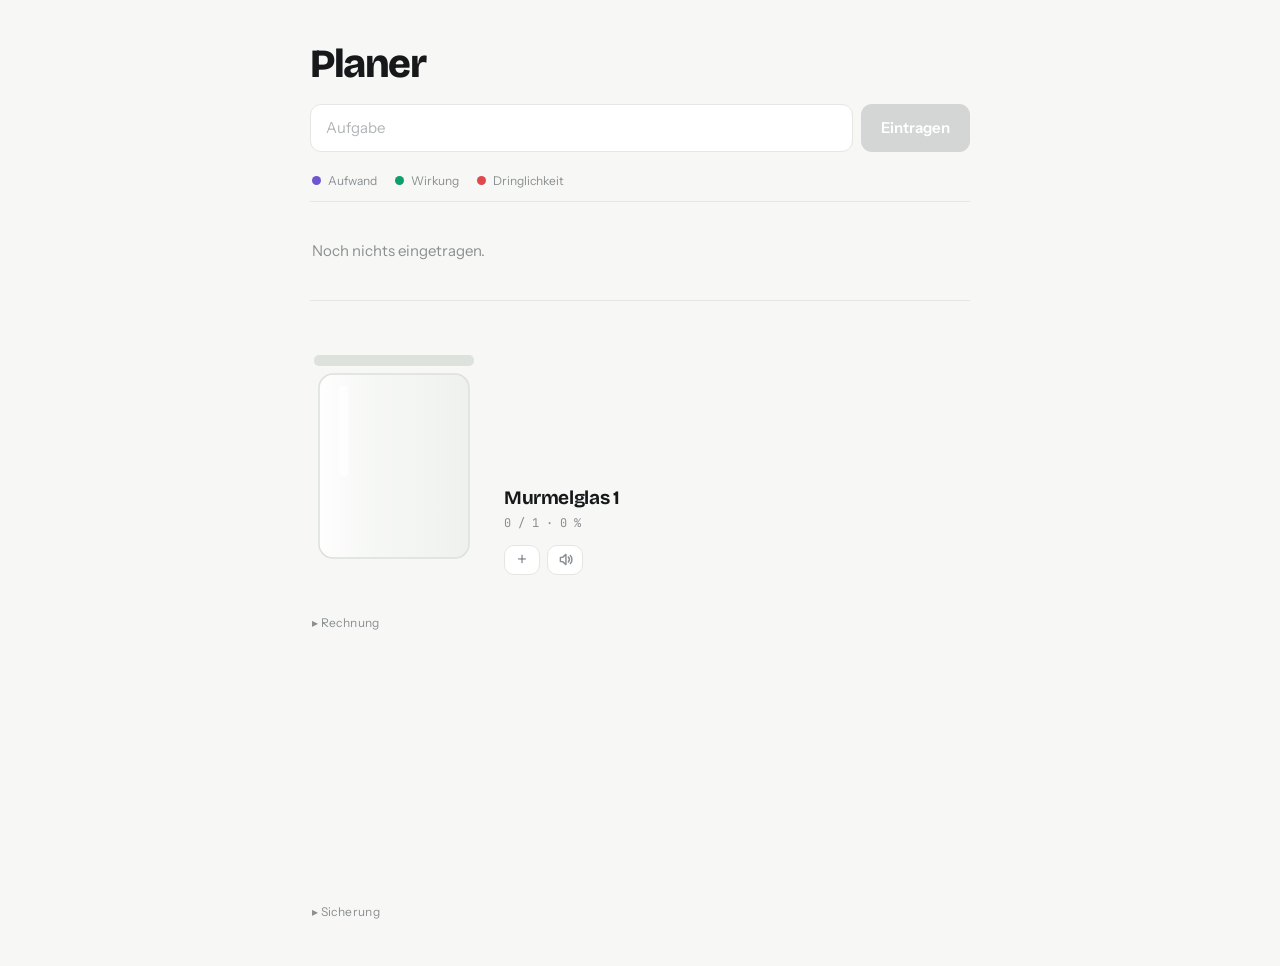
<file: index.html>
<!DOCTYPE html>
<html lang="de">
<head>
<meta charset="utf-8">
<title>Planer</title>
<meta name="viewport" content="width=device-width, initial-scale=1, viewport-fit=cover, user-scalable=no">
<meta name="theme-color" content="#F7F7F5">
<meta name="apple-mobile-web-app-capable" content="yes">
<meta name="mobile-web-app-capable" content="yes">
<meta name="apple-mobile-web-app-status-bar-style" content="default">
<meta name="apple-mobile-web-app-title" content="Planer">
<link rel="apple-touch-icon" href="[data-uri]">
<link rel="icon" href="[data-uri]">
<link rel="manifest" href="[data-uri]">
<style>
  html,body{margin:0;padding:0;background:#F7F7F5;-webkit-text-size-adjust:100%;
    overscroll-behavior-y:contain;}
  body{padding:env(safe-area-inset-top) env(safe-area-inset-right)
       env(safe-area-inset-bottom) env(safe-area-inset-left);}
  #app{min-height:100vh}
  input,button{font-size:16px} /* verhindert Auto-Zoom in Safari */
</style>
</head>
<body>
<div id="app"></div>
<script>(()=>{var ad=Object.create;var qu=Object.defineProperty;var cd=Object.getOwnPropertyDescriptor;var fd=Object.getOwnPropertyNames;var dd=Object.getPrototypeOf,pd=Object.prototype.hasOwnProperty;var _n=(e,n)=>()=>{try{return n||e((n={exports:{}}).exports,n),n.exports}catch(t){throw n=0,t}};var md=(e,n,t,r)=>{if(n&&typeof n=="object"||typeof n=="function")for(let l of fd(n))!pd.call(e,l)&&l!==t&&qu(e,l,{get:()=>n[l],enumerable:!(r=cd(n,l))||r.enumerable});return e};var bu=(e,n,t)=>(t=e!=null?ad(dd(e)):{},md(n||!e||!e.__esModule?qu(t,"default",{value:e,enumerable:!0}):t,e));var fs=_n(L=>{"use strict";var _t=Symbol.for("react.element"),hd=Symbol.for("react.portal"),gd=Symbol.for("react.fragment"),vd=Symbol.for("react.strict_mode"),yd=Symbol.for("react.profiler"),wd=Symbol.for("react.provider"),kd=Symbol.for("react.context"),xd=Symbol.for("react.forward_ref"),Sd=Symbol.for("react.suspense"),Ed=Symbol.for("react.memo"),Cd=Symbol.for("react.lazy"),es=Symbol.iterator;function Nd(e){return e===null||typeof e!="object"?null:(e=es&&e[es]||e["@@iterator"],typeof e=="function"?e:null)}var rs={isMounted:function(){return!1},enqueueForceUpdate:function(){},enqueueReplaceState:function(){},enqueueSetState:function(){}},ls=Object.assign,os={};function Rn(e,n,t){this.props=e,this.context=n,this.refs=os,this.updater=t||rs}Rn.prototype.isReactComponent={};Rn.prototype.setState=function(e,n){if(typeof e!="object"&&typeof e!="function"&&e!=null)throw Error("setState(...): takes an object of state variables to update or a function which returns an object of state variables.");this.updater.enqueueSetState(this,e,n,"setState")};Rn.prototype.forceUpdate=function(e){this.updater.enqueueForceUpdate(this,e,"forceUpdate")};function is(){}is.prototype=Rn.prototype;function io(e,n,t){this.props=e,this.context=n,this.refs=os,this.updater=t||rs}var uo=io.prototype=new is;uo.constructor=io;ls(uo,Rn.prototype);uo.isPureReactComponent=!0;var ns=Array.isArray,us=Object.prototype.hasOwnProperty,so={current:null},ss={key:!0,ref:!0,__self:!0,__source:!0};function as(e,n,t){var r,l={},o=null,i=null;if(n!=null)for(r in n.ref!==void 0&&(i=n.ref),n.key!==void 0&&(o=""+n.key),n)us.call(n,r)&&!ss.hasOwnProperty(r)&&(l[r]=n[r]);var u=arguments.length-2;if(u===1)l.children=t;else if(1<u){for(var s=Array(u),c=0;c<u;c++)s[c]=arguments[c+2];l.children=s}if(e&&e.defaultProps)for(r in u=e.defaultProps,u)l[r]===void 0&&(l[r]=u[r]);return{$$typeof:_t,type:e,key:o,ref:i,props:l,_owner:so.current}}function zd(e,n){return{$$typeof:_t,type:e.type,key:n,ref:e.ref,props:e.props,_owner:e._owner}}function ao(e){return typeof e=="object"&&e!==null&&e.$$typeof===_t}function _d(e){var n={"=":"=0",":":"=2"};return"$"+e.replace(/[=:]/g,function(t){return n[t]})}var ts=/\/+/g;function oo(e,n){return typeof e=="object"&&e!==null&&e.key!=null?_d(""+e.key):n.toString(36)}function _r(e,n,t,r,l){var o=typeof e;(o==="undefined"||o==="boolean")&&(e=null);var i=!1;if(e===null)i=!0;else switch(o){case"string":case"number":i=!0;break;case"object":switch(e.$$typeof){case _t:case hd:i=!0}}if(i)return i=e,l=l(i),e=r===""?"."+oo(i,0):r,ns(l)?(t="",e!=null&&(t=e.replace(ts,"$&/")+"/"),_r(l,n,t,"",function(c){return c})):l!=null&&(ao(l)&&(l=zd(l,t+(!l.key||i&&i.key===l.key?"":(""+l.key).replace(ts,"$&/")+"/")+e)),n.push(l)),1;if(i=0,r=r===""?".":r+":",ns(e))for(var u=0;u<e.length;u++){o=e[u];var s=r+oo(o,u);i+=_r(o,n,t,s,l)}else if(s=Nd(e),typeof s=="function")for(e=s.call(e),u=0;!(o=e.next()).done;)o=o.value,s=r+oo(o,u++),i+=_r(o,n,t,s,l);else if(o==="object")throw n=String(e),Error("Objects are not valid as a React child (found: "+(n==="[object Object]"?"object with keys {"+Object.keys(e).join(", ")+"}":n)+"). If you meant to render a collection of children, use an array instead.");return i}function zr(e,n,t){if(e==null)return e;var r=[],l=0;return _r(e,r,"","",function(o){return n.call(t,o,l++)}),r}function Pd(e){if(e._status===-1){var n=e._result;n=n(),n.then(function(t){(e._status===0||e._status===-1)&&(e._status=1,e._result=t)},function(t){(e._status===0||e._status===-1)&&(e._status=2,e._result=t)}),e._status===-1&&(e._status=0,e._result=n)}if(e._status===1)return e._result.default;throw e._result}var ue={current:null},Pr={transition:null},Td={ReactCurrentDispatcher:ue,ReactCurrentBatchConfig:Pr,ReactCurrentOwner:so};function cs(){throw Error("act(...) is not supported in production builds of React.")}L.Children={map:zr,forEach:function(e,n,t){zr(e,function(){n.apply(this,arguments)},t)},count:function(e){var n=0;return zr(e,function(){n++}),n},toArray:function(e){return zr(e,function(n){return n})||[]},only:function(e){if(!ao(e))throw Error("React.Children.only expected to receive a single React element child.");return e}};L.Component=Rn;L.Fragment=gd;L.Profiler=yd;L.PureComponent=io;L.StrictMode=vd;L.Suspense=Sd;L.__SECRET_INTERNALS_DO_NOT_USE_OR_YOU_WILL_BE_FIRED=Td;L.act=cs;L.cloneElement=function(e,n,t){if(e==null)throw Error("React.cloneElement(...): The argument must be a React element, but you passed "+e+".");var r=ls({},e.props),l=e.key,o=e.ref,i=e._owner;if(n!=null){if(n.ref!==void 0&&(o=n.ref,i=so.current),n.key!==void 0&&(l=""+n.key),e.type&&e.type.defaultProps)var u=e.type.defaultProps;for(s in n)us.call(n,s)&&!ss.hasOwnProperty(s)&&(r[s]=n[s]===void 0&&u!==void 0?u[s]:n[s])}var s=arguments.length-2;if(s===1)r.children=t;else if(1<s){u=Array(s);for(var c=0;c<s;c++)u[c]=arguments[c+2];r.children=u}return{$$typeof:_t,type:e.type,key:l,ref:o,props:r,_owner:i}};L.createContext=function(e){return e={$$typeof:kd,_currentValue:e,_currentValue2:e,_threadCount:0,Provider:null,Consumer:null,_defaultValue:null,_globalName:null},e.Provider={$$typeof:wd,_context:e},e.Consumer=e};L.createElement=as;L.createFactory=function(e){var n=as.bind(null,e);return n.type=e,n};L.createRef=function(){return{current:null}};L.forwardRef=function(e){return{$$typeof:xd,render:e}};L.isValidElement=ao;L.lazy=function(e){return{$$typeof:Cd,_payload:{_status:-1,_result:e},_init:Pd}};L.memo=function(e,n){return{$$typeof:Ed,type:e,compare:n===void 0?null:n}};L.startTransition=function(e){var n=Pr.transition;Pr.transition={};try{e()}finally{Pr.transition=n}};L.unstable_act=cs;L.useCallback=function(e,n){return ue.current.useCallback(e,n)};L.useContext=function(e){return ue.current.useContext(e)};L.useDebugValue=function(){};L.useDeferredValue=function(e){return ue.current.useDeferredValue(e)};L.useEffect=function(e,n){return ue.current.useEffect(e,n)};L.useId=function(){return ue.current.useId()};L.useImperativeHandle=function(e,n,t){return ue.current.useImperativeHandle(e,n,t)};L.useInsertionEffect=function(e,n){return ue.current.useInsertionEffect(e,n)};L.useLayoutEffect=function(e,n){return ue.current.useLayoutEffect(e,n)};L.useMemo=function(e,n){return ue.current.useMemo(e,n)};L.useReducer=function(e,n,t){return ue.current.useReducer(e,n,t)};L.useRef=function(e){return ue.current.useRef(e)};L.useState=function(e){return ue.current.useState(e)};L.useSyncExternalStore=function(e,n,t){return ue.current.useSyncExternalStore(e,n,t)};L.useTransition=function(){return ue.current.useTransition()};L.version="18.3.1"});var co=_n((J0,ds)=>{"use strict";ds.exports=fs()});var Ss=_n(j=>{"use strict";function ho(e,n){var t=e.length;e.push(n);e:for(;0<t;){var r=t-1>>>1,l=e[r];if(0<Tr(l,n))e[r]=n,e[t]=l,t=r;else break e}}function De(e){return e.length===0?null:e[0]}function Dr(e){if(e.length===0)return null;var n=e[0],t=e.pop();if(t!==n){e[0]=t;e:for(var r=0,l=e.length,o=l>>>1;r<o;){var i=2*(r+1)-1,u=e[i],s=i+1,c=e[s];if(0>Tr(u,t))s<l&&0>Tr(c,u)?(e[r]=c,e[s]=t,r=s):(e[r]=u,e[i]=t,r=i);else if(s<l&&0>Tr(c,t))e[r]=c,e[s]=t,r=s;else break e}}return n}function Tr(e,n){var t=e.sortIndex-n.sortIndex;return t!==0?t:e.id-n.id}typeof performance=="object"&&typeof performance.now=="function"?(ps=performance,j.unstable_now=function(){return ps.now()}):(fo=Date,ms=fo.now(),j.unstable_now=function(){return fo.now()-ms});var ps,fo,ms,Ue=[],ln=[],Md=1,Ee=null,te=3,Lr=!1,Pn=!1,Tt=!1,vs=typeof setTimeout=="function"?setTimeout:null,ys=typeof clearTimeout=="function"?clearTimeout:null,hs=typeof setImmediate<"u"?setImmediate:null;typeof navigator<"u"&&navigator.scheduling!==void 0&&navigator.scheduling.isInputPending!==void 0&&navigator.scheduling.isInputPending.bind(navigator.scheduling);function go(e){for(var n=De(ln);n!==null;){if(n.callback===null)Dr(ln);else if(n.startTime<=e)Dr(ln),n.sortIndex=n.expirationTime,ho(Ue,n);else break;n=De(ln)}}function vo(e){if(Tt=!1,go(e),!Pn)if(De(Ue)!==null)Pn=!0,wo(yo);else{var n=De(ln);n!==null&&ko(vo,n.startTime-e)}}function yo(e,n){Pn=!1,Tt&&(Tt=!1,ys(Mt),Mt=-1),Lr=!0;var t=te;try{for(go(n),Ee=De(Ue);Ee!==null&&(!(Ee.expirationTime>n)||e&&!xs());){var r=Ee.callback;if(typeof r=="function"){Ee.callback=null,te=Ee.priorityLevel;var l=r(Ee.expirationTime<=n);n=j.unstable_now(),typeof l=="function"?Ee.callback=l:Ee===De(Ue)&&Dr(Ue),go(n)}else Dr(Ue);Ee=De(Ue)}if(Ee!==null)var o=!0;else{var i=De(ln);i!==null&&ko(vo,i.startTime-n),o=!1}return o}finally{Ee=null,te=t,Lr=!1}}var Fr=!1,Mr=null,Mt=-1,ws=5,ks=-1;function xs(){return!(j.unstable_now()-ks<ws)}function po(){if(Mr!==null){var e=j.unstable_now();ks=e;var n=!0;try{n=Mr(!0,e)}finally{n?Pt():(Fr=!1,Mr=null)}}else Fr=!1}var Pt;typeof hs=="function"?Pt=function(){hs(po)}:typeof MessageChannel<"u"?(mo=new MessageChannel,gs=mo.port2,mo.port1.onmessage=po,Pt=function(){gs.postMessage(null)}):Pt=function(){vs(po,0)};var mo,gs;function wo(e){Mr=e,Fr||(Fr=!0,Pt())}function ko(e,n){Mt=vs(function(){e(j.unstable_now())},n)}j.unstable_IdlePriority=5;j.unstable_ImmediatePriority=1;j.unstable_LowPriority=4;j.unstable_NormalPriority=3;j.unstable_Profiling=null;j.unstable_UserBlockingPriority=2;j.unstable_cancelCallback=function(e){e.callback=null};j.unstable_continueExecution=function(){Pn||Lr||(Pn=!0,wo(yo))};j.unstable_forceFrameRate=function(e){0>e||125<e?console.error("forceFrameRate takes a positive int between 0 and 125, forcing frame rates higher than 125 fps is not supported"):ws=0<e?Math.floor(1e3/e):5};j.unstable_getCurrentPriorityLevel=function(){return te};j.unstable_getFirstCallbackNode=function(){return De(Ue)};j.unstable_next=function(e){switch(te){case 1:case 2:case 3:var n=3;break;default:n=te}var t=te;te=n;try{return e()}finally{te=t}};j.unstable_pauseExecution=function(){};j.unstable_requestPaint=function(){};j.unstable_runWithPriority=function(e,n){switch(e){case 1:case 2:case 3:case 4:case 5:break;default:e=3}var t=te;te=e;try{return n()}finally{te=t}};j.unstable_scheduleCallback=function(e,n,t){var r=j.unstable_now();switch(typeof t=="object"&&t!==null?(t=t.delay,t=typeof t=="number"&&0<t?r+t:r):t=r,e){case 1:var l=-1;break;case 2:l=250;break;case 5:l=1073741823;break;case 4:l=1e4;break;default:l=5e3}return l=t+l,e={id:Md++,callback:n,priorityLevel:e,startTime:t,expirationTime:l,sortIndex:-1},t>r?(e.sortIndex=t,ho(ln,e),De(Ue)===null&&e===De(ln)&&(Tt?(ys(Mt),Mt=-1):Tt=!0,ko(vo,t-r))):(e.sortIndex=l,ho(Ue,e),Pn||Lr||(Pn=!0,wo(yo))),e};j.unstable_shouldYield=xs;j.unstable_wrapCallback=function(e){var n=te;return function(){var t=te;te=n;try{return e.apply(this,arguments)}finally{te=t}}}});var Cs=_n((b0,Es)=>{"use strict";Es.exports=Ss()});var Tf=_n(Se=>{"use strict";var Dd=co(),ke=Cs();function y(e){for(var n="https://reactjs.org/docs/error-decoder.html?invariant="+e,t=1;t<arguments.length;t++)n+="&args[]="+encodeURIComponent(arguments[t]);return"Minified React error #"+e+"; visit "+n+" for the full message or use the non-minified dev environment for full errors and additional helpful warnings."}var Da=new Set,qt={};function Wn(e,n){gt(e,n),gt(e+"Capture",n)}function gt(e,n){for(qt[e]=n,e=0;e<n.length;e++)Da.add(n[e])}var qe=!(typeof window>"u"||typeof window.document>"u"||typeof window.document.createElement>"u"),Ho=Object.prototype.hasOwnProperty,Ld=/^[:A-Z_a-z\u00C0-\u00D6\u00D8-\u00F6\u00F8-\u02FF\u0370-\u037D\u037F-\u1FFF\u200C-\u200D\u2070-\u218F\u2C00-\u2FEF\u3001-\uD7FF\uF900-\uFDCF\uFDF0-\uFFFD][:A-Z_a-z\u00C0-\u00D6\u00D8-\u00F6\u00F8-\u02FF\u0370-\u037D\u037F-\u1FFF\u200C-\u200D\u2070-\u218F\u2C00-\u2FEF\u3001-\uD7FF\uF900-\uFDCF\uFDF0-\uFFFD\-.0-9\u00B7\u0300-\u036F\u203F-\u2040]*$/,Ns={},zs={};function Fd(e){return Ho.call(zs,e)?!0:Ho.call(Ns,e)?!1:Ld.test(e)?zs[e]=!0:(Ns[e]=!0,!1)}function Od(e,n,t,r){if(t!==null&&t.type===0)return!1;switch(typeof n){case"function":case"symbol":return!0;case"boolean":return r?!1:t!==null?!t.acceptsBooleans:(e=e.toLowerCase().slice(0,5),e!=="data-"&&e!=="aria-");default:return!1}}function Id(e,n,t,r){if(n===null||typeof n>"u"||Od(e,n,t,r))return!0;if(r)return!1;if(t!==null)switch(t.type){case 3:return!n;case 4:return n===!1;case 5:return isNaN(n);case 6:return isNaN(n)||1>n}return!1}function ce(e,n,t,r,l,o,i){this.acceptsBooleans=n===2||n===3||n===4,this.attributeName=r,this.attributeNamespace=l,this.mustUseProperty=t,this.propertyName=e,this.type=n,this.sanitizeURL=o,this.removeEmptyString=i}var ne={};"children dangerouslySetInnerHTML defaultValue defaultChecked innerHTML suppressContentEditableWarning suppressHydrationWarning style".split(" ").forEach(function(e){ne[e]=new ce(e,0,!1,e,null,!1,!1)});[["acceptCharset","accept-charset"],["className","class"],["htmlFor","for"],["httpEquiv","http-equiv"]].forEach(function(e){var n=e[0];ne[n]=new ce(n,1,!1,e[1],null,!1,!1)});["contentEditable","draggable","spellCheck","value"].forEach(function(e){ne[e]=new ce(e,2,!1,e.toLowerCase(),null,!1,!1)});["autoReverse","externalResourcesRequired","focusable","preserveAlpha"].forEach(function(e){ne[e]=new ce(e,2,!1,e,null,!1,!1)});"allowFullScreen async autoFocus autoPlay controls default defer disabled disablePictureInPicture disableRemotePlayback formNoValidate hidden loop noModule noValidate open playsInline readOnly required reversed scoped seamless itemScope".split(" ").forEach(function(e){ne[e]=new ce(e,3,!1,e.toLowerCase(),null,!1,!1)});["checked","multiple","muted","selected"].forEach(function(e){ne[e]=new ce(e,3,!0,e,null,!1,!1)});["capture","download"].forEach(function(e){ne[e]=new ce(e,4,!1,e,null,!1,!1)});["cols","rows","size","span"].forEach(function(e){ne[e]=new ce(e,6,!1,e,null,!1,!1)});["rowSpan","start"].forEach(function(e){ne[e]=new ce(e,5,!1,e.toLowerCase(),null,!1,!1)});var Ii=/[\-:]([a-z])/g;function $i(e){return e[1].toUpperCase()}"accent-height alignment-baseline arabic-form baseline-shift cap-height clip-path clip-rule color-interpolation color-interpolation-filters color-profile color-rendering dominant-baseline enable-background fill-opacity fill-rule flood-color flood-opacity font-family font-size font-size-adjust font-stretch font-style font-variant font-weight glyph-name glyph-orientation-horizontal glyph-orientation-vertical horiz-adv-x horiz-origin-x image-rendering letter-spacing lighting-color marker-end marker-mid marker-start overline-position overline-thickness paint-order panose-1 pointer-events rendering-intent shape-rendering stop-color stop-opacity strikethrough-position strikethrough-thickness stroke-dasharray stroke-dashoffset stroke-linecap stroke-linejoin stroke-miterlimit stroke-opacity stroke-width text-anchor text-decoration text-rendering underline-position underline-thickness unicode-bidi unicode-range units-per-em v-alphabetic v-hanging v-ideographic v-mathematical vector-effect vert-adv-y vert-origin-x vert-origin-y word-spacing writing-mode xmlns:xlink x-height".split(" ").forEach(function(e){var n=e.replace(Ii,$i);ne[n]=new ce(n,1,!1,e,null,!1,!1)});"xlink:actuate xlink:arcrole xlink:role xlink:show xlink:title xlink:type".split(" ").forEach(function(e){var n=e.replace(Ii,$i);ne[n]=new ce(n,1,!1,e,"http://www.w3.org/1999/xlink",!1,!1)});["xml:base","xml:lang","xml:space"].forEach(function(e){var n=e.replace(Ii,$i);ne[n]=new ce(n,1,!1,e,"http://www.w3.org/XML/1998/namespace",!1,!1)});["tabIndex","crossOrigin"].forEach(function(e){ne[e]=new ce(e,1,!1,e.toLowerCase(),null,!1,!1)});ne.xlinkHref=new ce("xlinkHref",1,!1,"xlink:href","http://www.w3.org/1999/xlink",!0,!1);["src","href","action","formAction"].forEach(function(e){ne[e]=new ce(e,1,!1,e.toLowerCase(),null,!0,!0)});function ji(e,n,t,r){var l=ne.hasOwnProperty(n)?ne[n]:null;(l!==null?l.type!==0:r||!(2<n.length)||n[0]!=="o"&&n[0]!=="O"||n[1]!=="n"&&n[1]!=="N")&&(Id(n,t,l,r)&&(t=null),r||l===null?Fd(n)&&(t===null?e.removeAttribute(n):e.setAttribute(n,""+t)):l.mustUseProperty?e[l.propertyName]=t===null?l.type===3?!1:"":t:(n=l.attributeName,r=l.attributeNamespace,t===null?e.removeAttribute(n):(l=l.type,t=l===3||l===4&&t===!0?"":""+t,r?e.setAttributeNS(r,n,t):e.setAttribute(n,t))))}var tn=Dd.__SECRET_INTERNALS_DO_NOT_USE_OR_YOU_WILL_BE_FIRED,Or=Symbol.for("react.element"),qn=Symbol.for("react.portal"),bn=Symbol.for("react.fragment"),Ai=Symbol.for("react.strict_mode"),Qo=Symbol.for("react.profiler"),La=Symbol.for("react.provider"),Fa=Symbol.for("react.context"),Ui=Symbol.for("react.forward_ref"),Yo=Symbol.for("react.suspense"),Ko=Symbol.for("react.suspense_list"),Bi=Symbol.for("react.memo"),un=Symbol.for("react.lazy"),Oa=Symbol.for("react.offscreen"),_s=Symbol.iterator;function Dt(e){return e===null||typeof e!="object"?null:(e=_s&&e[_s]||e["@@iterator"],typeof e=="function"?e:null)}var Q=Object.assign,xo;function Ut(e){if(xo===void 0)try{throw Error()}catch(t){var n=t.stack.trim().match(/\n( *(at )?)/);xo=n&&n[1]||""}return`
`+xo+e}var So=!1;function Eo(e,n){if(!e||So)return"";So=!0;var t=Error.prepareStackTrace;Error.prepareStackTrace=void 0;try{if(n)if(n=function(){throw Error()},Object.defineProperty(n.prototype,"props",{set:function(){throw Error()}}),typeof Reflect=="object"&&Reflect.construct){try{Reflect.construct(n,[])}catch(c){var r=c}Reflect.construct(e,[],n)}else{try{n.call()}catch(c){r=c}e.call(n.prototype)}else{try{throw Error()}catch(c){r=c}e()}}catch(c){if(c&&r&&typeof c.stack=="string"){for(var l=c.stack.split(`
`),o=r.stack.split(`
`),i=l.length-1,u=o.length-1;1<=i&&0<=u&&l[i]!==o[u];)u--;for(;1<=i&&0<=u;i--,u--)if(l[i]!==o[u]){if(i!==1||u!==1)do if(i--,u--,0>u||l[i]!==o[u]){var s=`
`+l[i].replace(" at new "," at ");return e.displayName&&s.includes("<anonymous>")&&(s=s.replace("<anonymous>",e.displayName)),s}while(1<=i&&0<=u);break}}}finally{So=!1,Error.prepareStackTrace=t}return(e=e?e.displayName||e.name:"")?Ut(e):""}function $d(e){switch(e.tag){case 5:return Ut(e.type);case 16:return Ut("Lazy");case 13:return Ut("Suspense");case 19:return Ut("SuspenseList");case 0:case 2:case 15:return e=Eo(e.type,!1),e;case 11:return e=Eo(e.type.render,!1),e;case 1:return e=Eo(e.type,!0),e;default:return""}}function Go(e){if(e==null)return null;if(typeof e=="function")return e.displayName||e.name||null;if(typeof e=="string")return e;switch(e){case bn:return"Fragment";case qn:return"Portal";case Qo:return"Profiler";case Ai:return"StrictMode";case Yo:return"Suspense";case Ko:return"SuspenseList"}if(typeof e=="object")switch(e.$$typeof){case Fa:return(e.displayName||"Context")+".Consumer";case La:return(e._context.displayName||"Context")+".Provider";case Ui:var n=e.render;return e=e.displayName,e||(e=n.displayName||n.name||"",e=e!==""?"ForwardRef("+e+")":"ForwardRef"),e;case Bi:return n=e.displayName||null,n!==null?n:Go(e.type)||"Memo";case un:n=e._payload,e=e._init;try{return Go(e(n))}catch{}}return null}function jd(e){var n=e.type;switch(e.tag){case 24:return"Cache";case 9:return(n.displayName||"Context")+".Consumer";case 10:return(n._context.displayName||"Context")+".Provider";case 18:return"DehydratedFragment";case 11:return e=n.render,e=e.displayName||e.name||"",n.displayName||(e!==""?"ForwardRef("+e+")":"ForwardRef");case 7:return"Fragment";case 5:return n;case 4:return"Portal";case 3:return"Root";case 6:return"Text";case 16:return Go(n);case 8:return n===Ai?"StrictMode":"Mode";case 22:return"Offscreen";case 12:return"Profiler";case 21:return"Scope";case 13:return"Suspense";case 19:return"SuspenseList";case 25:return"TracingMarker";case 1:case 0:case 17:case 2:case 14:case 15:if(typeof n=="function")return n.displayName||n.name||null;if(typeof n=="string")return n}return null}function xn(e){switch(typeof e){case"boolean":case"number":case"string":case"undefined":return e;case"object":return e;default:return""}}function Ia(e){var n=e.type;return(e=e.nodeName)&&e.toLowerCase()==="input"&&(n==="checkbox"||n==="radio")}function Ad(e){var n=Ia(e)?"checked":"value",t=Object.getOwnPropertyDescriptor(e.constructor.prototype,n),r=""+e[n];if(!e.hasOwnProperty(n)&&typeof t<"u"&&typeof t.get=="function"&&typeof t.set=="function"){var l=t.get,o=t.set;return Object.defineProperty(e,n,{configurable:!0,get:function(){return l.call(this)},set:function(i){r=""+i,o.call(this,i)}}),Object.defineProperty(e,n,{enumerable:t.enumerable}),{getValue:function(){return r},setValue:function(i){r=""+i},stopTracking:function(){e._valueTracker=null,delete e[n]}}}}function Ir(e){e._valueTracker||(e._valueTracker=Ad(e))}function $a(e){if(!e)return!1;var n=e._valueTracker;if(!n)return!0;var t=n.getValue(),r="";return e&&(r=Ia(e)?e.checked?"true":"false":e.value),e=r,e!==t?(n.setValue(e),!0):!1}function al(e){if(e=e||(typeof document<"u"?document:void 0),typeof e>"u")return null;try{return e.activeElement||e.body}catch{return e.body}}function Xo(e,n){var t=n.checked;return Q({},n,{defaultChecked:void 0,defaultValue:void 0,value:void 0,checked:t??e._wrapperState.initialChecked})}function Ps(e,n){var t=n.defaultValue==null?"":n.defaultValue,r=n.checked!=null?n.checked:n.defaultChecked;t=xn(n.value!=null?n.value:t),e._wrapperState={initialChecked:r,initialValue:t,controlled:n.type==="checkbox"||n.type==="radio"?n.checked!=null:n.value!=null}}function ja(e,n){n=n.checked,n!=null&&ji(e,"checked",n,!1)}function Ro(e,n){ja(e,n);var t=xn(n.value),r=n.type;if(t!=null)r==="number"?(t===0&&e.value===""||e.value!=t)&&(e.value=""+t):e.value!==""+t&&(e.value=""+t);else if(r==="submit"||r==="reset"){e.removeAttribute("value");return}n.hasOwnProperty("value")?Zo(e,n.type,t):n.hasOwnProperty("defaultValue")&&Zo(e,n.type,xn(n.defaultValue)),n.checked==null&&n.defaultChecked!=null&&(e.defaultChecked=!!n.defaultChecked)}function Ts(e,n,t){if(n.hasOwnProperty("value")||n.hasOwnProperty("defaultValue")){var r=n.type;if(!(r!=="submit"&&r!=="reset"||n.value!==void 0&&n.value!==null))return;n=""+e._wrapperState.initialValue,t||n===e.value||(e.value=n),e.defaultValue=n}t=e.name,t!==""&&(e.name=""),e.defaultChecked=!!e._wrapperState.initialChecked,t!==""&&(e.name=t)}function Zo(e,n,t){(n!=="number"||al(e.ownerDocument)!==e)&&(t==null?e.defaultValue=""+e._wrapperState.initialValue:e.defaultValue!==""+t&&(e.defaultValue=""+t))}var Bt=Array.isArray;function ct(e,n,t,r){if(e=e.options,n){n={};for(var l=0;l<t.length;l++)n["$"+t[l]]=!0;for(t=0;t<e.length;t++)l=n.hasOwnProperty("$"+e[t].value),e[t].selected!==l&&(e[t].selected=l),l&&r&&(e[t].defaultSelected=!0)}else{for(t=""+xn(t),n=null,l=0;l<e.length;l++){if(e[l].value===t){e[l].selected=!0,r&&(e[l].defaultSelected=!0);return}n!==null||e[l].disabled||(n=e[l])}n!==null&&(n.selected=!0)}}function Jo(e,n){if(n.dangerouslySetInnerHTML!=null)throw Error(y(91));return Q({},n,{value:void 0,defaultValue:void 0,children:""+e._wrapperState.initialValue})}function Ms(e,n){var t=n.value;if(t==null){if(t=n.children,n=n.defaultValue,t!=null){if(n!=null)throw Error(y(92));if(Bt(t)){if(1<t.length)throw Error(y(93));t=t[0]}n=t}n==null&&(n=""),t=n}e._wrapperState={initialValue:xn(t)}}function Aa(e,n){var t=xn(n.value),r=xn(n.defaultValue);t!=null&&(t=""+t,t!==e.value&&(e.value=t),n.defaultValue==null&&e.defaultValue!==t&&(e.defaultValue=t)),r!=null&&(e.defaultValue=""+r)}function Ds(e){var n=e.textContent;n===e._wrapperState.initialValue&&n!==""&&n!==null&&(e.value=n)}function Ua(e){switch(e){case"svg":return"http://www.w3.org/2000/svg";case"math":return"http://www.w3.org/1998/Math/MathML";default:return"http://www.w3.org/1999/xhtml"}}function qo(e,n){return e==null||e==="http://www.w3.org/1999/xhtml"?Ua(n):e==="http://www.w3.org/2000/svg"&&n==="foreignObject"?"http://www.w3.org/1999/xhtml":e}var $r,Ba=(function(e){return typeof MSApp<"u"&&MSApp.execUnsafeLocalFunction?function(n,t,r,l){MSApp.execUnsafeLocalFunction(function(){return e(n,t,r,l)})}:e})(function(e,n){if(e.namespaceURI!=="http://www.w3.org/2000/svg"||"innerHTML"in e)e.innerHTML=n;else{for($r=$r||document.createElement("div"),$r.innerHTML="<svg>"+n.valueOf().toString()+"</svg>",n=$r.firstChild;e.firstChild;)e.removeChild(e.firstChild);for(;n.firstChild;)e.appendChild(n.firstChild)}});function bt(e,n){if(n){var t=e.firstChild;if(t&&t===e.lastChild&&t.nodeType===3){t.nodeValue=n;return}}e.textContent=n}var Ht={animationIterationCount:!0,aspectRatio:!0,borderImageOutset:!0,borderImageSlice:!0,borderImageWidth:!0,boxFlex:!0,boxFlexGroup:!0,boxOrdinalGroup:!0,columnCount:!0,columns:!0,flex:!0,flexGrow:!0,flexPositive:!0,flexShrink:!0,flexNegative:!0,flexOrder:!0,gridArea:!0,gridRow:!0,gridRowEnd:!0,gridRowSpan:!0,gridRowStart:!0,gridColumn:!0,gridColumnEnd:!0,gridColumnSpan:!0,gridColumnStart:!0,fontWeight:!0,lineClamp:!0,lineHeight:!0,opacity:!0,order:!0,orphans:!0,tabSize:!0,widows:!0,zIndex:!0,zoom:!0,fillOpacity:!0,floodOpacity:!0,stopOpacity:!0,strokeDasharray:!0,strokeDashoffset:!0,strokeMiterlimit:!0,strokeOpacity:!0,strokeWidth:!0},Ud=["Webkit","ms","Moz","O"];Object.keys(Ht).forEach(function(e){Ud.forEach(function(n){n=n+e.charAt(0).toUpperCase()+e.substring(1),Ht[n]=Ht[e]})});function Wa(e,n,t){return n==null||typeof n=="boolean"||n===""?"":t||typeof n!="number"||n===0||Ht.hasOwnProperty(e)&&Ht[e]?(""+n).trim():n+"px"}function Va(e,n){e=e.style;for(var t in n)if(n.hasOwnProperty(t)){var r=t.indexOf("--")===0,l=Wa(t,n[t],r);t==="float"&&(t="cssFloat"),r?e.setProperty(t,l):e[t]=l}}var Bd=Q({menuitem:!0},{area:!0,base:!0,br:!0,col:!0,embed:!0,hr:!0,img:!0,input:!0,keygen:!0,link:!0,meta:!0,param:!0,source:!0,track:!0,wbr:!0});function bo(e,n){if(n){if(Bd[e]&&(n.children!=null||n.dangerouslySetInnerHTML!=null))throw Error(y(137,e));if(n.dangerouslySetInnerHTML!=null){if(n.children!=null)throw Error(y(60));if(typeof n.dangerouslySetInnerHTML!="object"||!("__html"in n.dangerouslySetInnerHTML))throw Error(y(61))}if(n.style!=null&&typeof n.style!="object")throw Error(y(62))}}function ei(e,n){if(e.indexOf("-")===-1)return typeof n.is=="string";switch(e){case"annotation-xml":case"color-profile":case"font-face":case"font-face-src":case"font-face-uri":case"font-face-format":case"font-face-name":case"missing-glyph":return!1;default:return!0}}var ni=null;function Wi(e){return e=e.target||e.srcElement||window,e.correspondingUseElement&&(e=e.correspondingUseElement),e.nodeType===3?e.parentNode:e}var ti=null,ft=null,dt=null;function Ls(e){if(e=vr(e)){if(typeof ti!="function")throw Error(y(280));var n=e.stateNode;n&&(n=jl(n),ti(e.stateNode,e.type,n))}}function Ha(e){ft?dt?dt.push(e):dt=[e]:ft=e}function Qa(){if(ft){var e=ft,n=dt;if(dt=ft=null,Ls(e),n)for(e=0;e<n.length;e++)Ls(n[e])}}function Ya(e,n){return e(n)}function Ka(){}var Co=!1;function Ga(e,n,t){if(Co)return e(n,t);Co=!0;try{return Ya(e,n,t)}finally{Co=!1,(ft!==null||dt!==null)&&(Ka(),Qa())}}function er(e,n){var t=e.stateNode;if(t===null)return null;var r=jl(t);if(r===null)return null;t=r[n];e:switch(n){case"onClick":case"onClickCapture":case"onDoubleClick":case"onDoubleClickCapture":case"onMouseDown":case"onMouseDownCapture":case"onMouseMove":case"onMouseMoveCapture":case"onMouseUp":case"onMouseUpCapture":case"onMouseEnter":(r=!r.disabled)||(e=e.type,r=!(e==="button"||e==="input"||e==="select"||e==="textarea")),e=!r;break e;default:e=!1}if(e)return null;if(t&&typeof t!="function")throw Error(y(231,n,typeof t));return t}var ri=!1;if(qe)try{Zn={},Object.defineProperty(Zn,"passive",{get:function(){ri=!0}}),window.addEventListener("test",Zn,Zn),window.removeEventListener("test",Zn,Zn)}catch{ri=!1}var Zn;function Wd(e,n,t,r,l,o,i,u,s){var c=Array.prototype.slice.call(arguments,3);try{n.apply(t,c)}catch(h){this.onError(h)}}var Qt=!1,cl=null,fl=!1,li=null,Vd={onError:function(e){Qt=!0,cl=e}};function Hd(e,n,t,r,l,o,i,u,s){Qt=!1,cl=null,Wd.apply(Vd,arguments)}function Qd(e,n,t,r,l,o,i,u,s){if(Hd.apply(this,arguments),Qt){if(Qt){var c=cl;Qt=!1,cl=null}else throw Error(y(198));fl||(fl=!0,li=c)}}function Vn(e){var n=e,t=e;if(e.alternate)for(;n.return;)n=n.return;else{e=n;do n=e,(n.flags&4098)!==0&&(t=n.return),e=n.return;while(e)}return n.tag===3?t:null}function Xa(e){if(e.tag===13){var n=e.memoizedState;if(n===null&&(e=e.alternate,e!==null&&(n=e.memoizedState)),n!==null)return n.dehydrated}return null}function Fs(e){if(Vn(e)!==e)throw Error(y(188))}function Yd(e){var n=e.alternate;if(!n){if(n=Vn(e),n===null)throw Error(y(188));return n!==e?null:e}for(var t=e,r=n;;){var l=t.return;if(l===null)break;var o=l.alternate;if(o===null){if(r=l.return,r!==null){t=r;continue}break}if(l.child===o.child){for(o=l.child;o;){if(o===t)return Fs(l),e;if(o===r)return Fs(l),n;o=o.sibling}throw Error(y(188))}if(t.return!==r.return)t=l,r=o;else{for(var i=!1,u=l.child;u;){if(u===t){i=!0,t=l,r=o;break}if(u===r){i=!0,r=l,t=o;break}u=u.sibling}if(!i){for(u=o.child;u;){if(u===t){i=!0,t=o,r=l;break}if(u===r){i=!0,r=o,t=l;break}u=u.sibling}if(!i)throw Error(y(189))}}if(t.alternate!==r)throw Error(y(190))}if(t.tag!==3)throw Error(y(188));return t.stateNode.current===t?e:n}function Ra(e){return e=Yd(e),e!==null?Za(e):null}function Za(e){if(e.tag===5||e.tag===6)return e;for(e=e.child;e!==null;){var n=Za(e);if(n!==null)return n;e=e.sibling}return null}var Ja=ke.unstable_scheduleCallback,Os=ke.unstable_cancelCallback,Kd=ke.unstable_shouldYield,Gd=ke.unstable_requestPaint,G=ke.unstable_now,Xd=ke.unstable_getCurrentPriorityLevel,Vi=ke.unstable_ImmediatePriority,qa=ke.unstable_UserBlockingPriority,dl=ke.unstable_NormalPriority,Rd=ke.unstable_LowPriority,ba=ke.unstable_IdlePriority,Fl=null,He=null;function Zd(e){if(He&&typeof He.onCommitFiberRoot=="function")try{He.onCommitFiberRoot(Fl,e,void 0,(e.current.flags&128)===128)}catch{}}var $e=Math.clz32?Math.clz32:bd,Jd=Math.log,qd=Math.LN2;function bd(e){return e>>>=0,e===0?32:31-(Jd(e)/qd|0)|0}var jr=64,Ar=4194304;function Wt(e){switch(e&-e){case 1:return 1;case 2:return 2;case 4:return 4;case 8:return 8;case 16:return 16;case 32:return 32;case 64:case 128:case 256:case 512:case 1024:case 2048:case 4096:case 8192:case 16384:case 32768:case 65536:case 131072:case 262144:case 524288:case 1048576:case 2097152:return e&4194240;case 4194304:case 8388608:case 16777216:case 33554432:case 67108864:return e&130023424;case 134217728:return 134217728;case 268435456:return 268435456;case 536870912:return 536870912;case 1073741824:return 1073741824;default:return e}}function pl(e,n){var t=e.pendingLanes;if(t===0)return 0;var r=0,l=e.suspendedLanes,o=e.pingedLanes,i=t&268435455;if(i!==0){var u=i&~l;u!==0?r=Wt(u):(o&=i,o!==0&&(r=Wt(o)))}else i=t&~l,i!==0?r=Wt(i):o!==0&&(r=Wt(o));if(r===0)return 0;if(n!==0&&n!==r&&(n&l)===0&&(l=r&-r,o=n&-n,l>=o||l===16&&(o&4194240)!==0))return n;if((r&4)!==0&&(r|=t&16),n=e.entangledLanes,n!==0)for(e=e.entanglements,n&=r;0<n;)t=31-$e(n),l=1<<t,r|=e[t],n&=~l;return r}function ep(e,n){switch(e){case 1:case 2:case 4:return n+250;case 8:case 16:case 32:case 64:case 128:case 256:case 512:case 1024:case 2048:case 4096:case 8192:case 16384:case 32768:case 65536:case 131072:case 262144:case 524288:case 1048576:case 2097152:return n+5e3;case 4194304:case 8388608:case 16777216:case 33554432:case 67108864:return-1;case 134217728:case 268435456:case 536870912:case 1073741824:return-1;default:return-1}}function np(e,n){for(var t=e.suspendedLanes,r=e.pingedLanes,l=e.expirationTimes,o=e.pendingLanes;0<o;){var i=31-$e(o),u=1<<i,s=l[i];s===-1?((u&t)===0||(u&r)!==0)&&(l[i]=ep(u,n)):s<=n&&(e.expiredLanes|=u),o&=~u}}function oi(e){return e=e.pendingLanes&-1073741825,e!==0?e:e&1073741824?1073741824:0}function ec(){var e=jr;return jr<<=1,(jr&4194240)===0&&(jr=64),e}function No(e){for(var n=[],t=0;31>t;t++)n.push(e);return n}function hr(e,n,t){e.pendingLanes|=n,n!==536870912&&(e.suspendedLanes=0,e.pingedLanes=0),e=e.eventTimes,n=31-$e(n),e[n]=t}function tp(e,n){var t=e.pendingLanes&~n;e.pendingLanes=n,e.suspendedLanes=0,e.pingedLanes=0,e.expiredLanes&=n,e.mutableReadLanes&=n,e.entangledLanes&=n,n=e.entanglements;var r=e.eventTimes;for(e=e.expirationTimes;0<t;){var l=31-$e(t),o=1<<l;n[l]=0,r[l]=-1,e[l]=-1,t&=~o}}function Hi(e,n){var t=e.entangledLanes|=n;for(e=e.entanglements;t;){var r=31-$e(t),l=1<<r;l&n|e[r]&n&&(e[r]|=n),t&=~l}}var I=0;function nc(e){return e&=-e,1<e?4<e?(e&268435455)!==0?16:536870912:4:1}var tc,Qi,rc,lc,oc,ii=!1,Ur=[],pn=null,mn=null,hn=null,nr=new Map,tr=new Map,an=[],rp="mousedown mouseup touchcancel touchend touchstart auxclick dblclick pointercancel pointerdown pointerup dragend dragstart drop compositionend compositionstart keydown keypress keyup input textInput copy cut paste click change contextmenu reset submit".split(" ");function Is(e,n){switch(e){case"focusin":case"focusout":pn=null;break;case"dragenter":case"dragleave":mn=null;break;case"mouseover":case"mouseout":hn=null;break;case"pointerover":case"pointerout":nr.delete(n.pointerId);break;case"gotpointercapture":case"lostpointercapture":tr.delete(n.pointerId)}}function Lt(e,n,t,r,l,o){return e===null||e.nativeEvent!==o?(e={blockedOn:n,domEventName:t,eventSystemFlags:r,nativeEvent:o,targetContainers:[l]},n!==null&&(n=vr(n),n!==null&&Qi(n)),e):(e.eventSystemFlags|=r,n=e.targetContainers,l!==null&&n.indexOf(l)===-1&&n.push(l),e)}function lp(e,n,t,r,l){switch(n){case"focusin":return pn=Lt(pn,e,n,t,r,l),!0;case"dragenter":return mn=Lt(mn,e,n,t,r,l),!0;case"mouseover":return hn=Lt(hn,e,n,t,r,l),!0;case"pointerover":var o=l.pointerId;return nr.set(o,Lt(nr.get(o)||null,e,n,t,r,l)),!0;case"gotpointercapture":return o=l.pointerId,tr.set(o,Lt(tr.get(o)||null,e,n,t,r,l)),!0}return!1}function ic(e){var n=Dn(e.target);if(n!==null){var t=Vn(n);if(t!==null){if(n=t.tag,n===13){if(n=Xa(t),n!==null){e.blockedOn=n,oc(e.priority,function(){rc(t)});return}}else if(n===3&&t.stateNode.current.memoizedState.isDehydrated){e.blockedOn=t.tag===3?t.stateNode.containerInfo:null;return}}}e.blockedOn=null}function br(e){if(e.blockedOn!==null)return!1;for(var n=e.targetContainers;0<n.length;){var t=ui(e.domEventName,e.eventSystemFlags,n[0],e.nativeEvent);if(t===null){t=e.nativeEvent;var r=new t.constructor(t.type,t);ni=r,t.target.dispatchEvent(r),ni=null}else return n=vr(t),n!==null&&Qi(n),e.blockedOn=t,!1;n.shift()}return!0}function $s(e,n,t){br(e)&&t.delete(n)}function op(){ii=!1,pn!==null&&br(pn)&&(pn=null),mn!==null&&br(mn)&&(mn=null),hn!==null&&br(hn)&&(hn=null),nr.forEach($s),tr.forEach($s)}function Ft(e,n){e.blockedOn===n&&(e.blockedOn=null,ii||(ii=!0,ke.unstable_scheduleCallback(ke.unstable_NormalPriority,op)))}function rr(e){function n(l){return Ft(l,e)}if(0<Ur.length){Ft(Ur[0],e);for(var t=1;t<Ur.length;t++){var r=Ur[t];r.blockedOn===e&&(r.blockedOn=null)}}for(pn!==null&&Ft(pn,e),mn!==null&&Ft(mn,e),hn!==null&&Ft(hn,e),nr.forEach(n),tr.forEach(n),t=0;t<an.length;t++)r=an[t],r.blockedOn===e&&(r.blockedOn=null);for(;0<an.length&&(t=an[0],t.blockedOn===null);)ic(t),t.blockedOn===null&&an.shift()}var pt=tn.ReactCurrentBatchConfig,ml=!0;function ip(e,n,t,r){var l=I,o=pt.transition;pt.transition=null;try{I=1,Yi(e,n,t,r)}finally{I=l,pt.transition=o}}function up(e,n,t,r){var l=I,o=pt.transition;pt.transition=null;try{I=4,Yi(e,n,t,r)}finally{I=l,pt.transition=o}}function Yi(e,n,t,r){if(ml){var l=ui(e,n,t,r);if(l===null)Lo(e,n,r,hl,t),Is(e,r);else if(lp(l,e,n,t,r))r.stopPropagation();else if(Is(e,r),n&4&&-1<rp.indexOf(e)){for(;l!==null;){var o=vr(l);if(o!==null&&tc(o),o=ui(e,n,t,r),o===null&&Lo(e,n,r,hl,t),o===l)break;l=o}l!==null&&r.stopPropagation()}else Lo(e,n,r,null,t)}}var hl=null;function ui(e,n,t,r){if(hl=null,e=Wi(r),e=Dn(e),e!==null)if(n=Vn(e),n===null)e=null;else if(t=n.tag,t===13){if(e=Xa(n),e!==null)return e;e=null}else if(t===3){if(n.stateNode.current.memoizedState.isDehydrated)return n.tag===3?n.stateNode.containerInfo:null;e=null}else n!==e&&(e=null);return hl=e,null}function uc(e){switch(e){case"cancel":case"click":case"close":case"contextmenu":case"copy":case"cut":case"auxclick":case"dblclick":case"dragend":case"dragstart":case"drop":case"focusin":case"focusout":case"input":case"invalid":case"keydown":case"keypress":case"keyup":case"mousedown":case"mouseup":case"paste":case"pause":case"play":case"pointercancel":case"pointerdown":case"pointerup":case"ratechange":case"reset":case"resize":case"seeked":case"submit":case"touchcancel":case"touchend":case"touchstart":case"volumechange":case"change":case"selectionchange":case"textInput":case"compositionstart":case"compositionend":case"compositionupdate":case"beforeblur":case"afterblur":case"beforeinput":case"blur":case"fullscreenchange":case"focus":case"hashchange":case"popstate":case"select":case"selectstart":return 1;case"drag":case"dragenter":case"dragexit":case"dragleave":case"dragover":case"mousemove":case"mouseout":case"mouseover":case"pointermove":case"pointerout":case"pointerover":case"scroll":case"toggle":case"touchmove":case"wheel":case"mouseenter":case"mouseleave":case"pointerenter":case"pointerleave":return 4;case"message":switch(Xd()){case Vi:return 1;case qa:return 4;case dl:case Rd:return 16;case ba:return 536870912;default:return 16}default:return 16}}var fn=null,Ki=null,el=null;function sc(){if(el)return el;var e,n=Ki,t=n.length,r,l="value"in fn?fn.value:fn.textContent,o=l.length;for(e=0;e<t&&n[e]===l[e];e++);var i=t-e;for(r=1;r<=i&&n[t-r]===l[o-r];r++);return el=l.slice(e,1<r?1-r:void 0)}function nl(e){var n=e.keyCode;return"charCode"in e?(e=e.charCode,e===0&&n===13&&(e=13)):e=n,e===10&&(e=13),32<=e||e===13?e:0}function Br(){return!0}function js(){return!1}function xe(e){function n(t,r,l,o,i){this._reactName=t,this._targetInst=l,this.type=r,this.nativeEvent=o,this.target=i,this.currentTarget=null;for(var u in e)e.hasOwnProperty(u)&&(t=e[u],this[u]=t?t(o):o[u]);return this.isDefaultPrevented=(o.defaultPrevented!=null?o.defaultPrevented:o.returnValue===!1)?Br:js,this.isPropagationStopped=js,this}return Q(n.prototype,{preventDefault:function(){this.defaultPrevented=!0;var t=this.nativeEvent;t&&(t.preventDefault?t.preventDefault():typeof t.returnValue!="unknown"&&(t.returnValue=!1),this.isDefaultPrevented=Br)},stopPropagation:function(){var t=this.nativeEvent;t&&(t.stopPropagation?t.stopPropagation():typeof t.cancelBubble!="unknown"&&(t.cancelBubble=!0),this.isPropagationStopped=Br)},persist:function(){},isPersistent:Br}),n}var Et={eventPhase:0,bubbles:0,cancelable:0,timeStamp:function(e){return e.timeStamp||Date.now()},defaultPrevented:0,isTrusted:0},Gi=xe(Et),gr=Q({},Et,{view:0,detail:0}),sp=xe(gr),zo,_o,Ot,Ol=Q({},gr,{screenX:0,screenY:0,clientX:0,clientY:0,pageX:0,pageY:0,ctrlKey:0,shiftKey:0,altKey:0,metaKey:0,getModifierState:Xi,button:0,buttons:0,relatedTarget:function(e){return e.relatedTarget===void 0?e.fromElement===e.srcElement?e.toElement:e.fromElement:e.relatedTarget},movementX:function(e){return"movementX"in e?e.movementX:(e!==Ot&&(Ot&&e.type==="mousemove"?(zo=e.screenX-Ot.screenX,_o=e.screenY-Ot.screenY):_o=zo=0,Ot=e),zo)},movementY:function(e){return"movementY"in e?e.movementY:_o}}),As=xe(Ol),ap=Q({},Ol,{dataTransfer:0}),cp=xe(ap),fp=Q({},gr,{relatedTarget:0}),Po=xe(fp),dp=Q({},Et,{animationName:0,elapsedTime:0,pseudoElement:0}),pp=xe(dp),mp=Q({},Et,{clipboardData:function(e){return"clipboardData"in e?e.clipboardData:window.clipboardData}}),hp=xe(mp),gp=Q({},Et,{data:0}),Us=xe(gp),vp={Esc:"Escape",Spacebar:" ",Left:"ArrowLeft",Up:"ArrowUp",Right:"ArrowRight",Down:"ArrowDown",Del:"Delete",Win:"OS",Menu:"ContextMenu",Apps:"ContextMenu",Scroll:"ScrollLock",MozPrintableKey:"Unidentified"},yp={8:"Backspace",9:"Tab",12:"Clear",13:"Enter",16:"Shift",17:"Control",18:"Alt",19:"Pause",20:"CapsLock",27:"Escape",32:" ",33:"PageUp",34:"PageDown",35:"End",36:"Home",37:"ArrowLeft",38:"ArrowUp",39:"ArrowRight",40:"ArrowDown",45:"Insert",46:"Delete",112:"F1",113:"F2",114:"F3",115:"F4",116:"F5",117:"F6",118:"F7",119:"F8",120:"F9",121:"F10",122:"F11",123:"F12",144:"NumLock",145:"ScrollLock",224:"Meta"},wp={Alt:"altKey",Control:"ctrlKey",Meta:"metaKey",Shift:"shiftKey"};function kp(e){var n=this.nativeEvent;return n.getModifierState?n.getModifierState(e):(e=wp[e])?!!n[e]:!1}function Xi(){return kp}var xp=Q({},gr,{key:function(e){if(e.key){var n=vp[e.key]||e.key;if(n!=="Unidentified")return n}return e.type==="keypress"?(e=nl(e),e===13?"Enter":String.fromCharCode(e)):e.type==="keydown"||e.type==="keyup"?yp[e.keyCode]||"Unidentified":""},code:0,location:0,ctrlKey:0,shiftKey:0,altKey:0,metaKey:0,repeat:0,locale:0,getModifierState:Xi,charCode:function(e){return e.type==="keypress"?nl(e):0},keyCode:function(e){return e.type==="keydown"||e.type==="keyup"?e.keyCode:0},which:function(e){return e.type==="keypress"?nl(e):e.type==="keydown"||e.type==="keyup"?e.keyCode:0}}),Sp=xe(xp),Ep=Q({},Ol,{pointerId:0,width:0,height:0,pressure:0,tangentialPressure:0,tiltX:0,tiltY:0,twist:0,pointerType:0,isPrimary:0}),Bs=xe(Ep),Cp=Q({},gr,{touches:0,targetTouches:0,changedTouches:0,altKey:0,metaKey:0,ctrlKey:0,shiftKey:0,getModifierState:Xi}),Np=xe(Cp),zp=Q({},Et,{propertyName:0,elapsedTime:0,pseudoElement:0}),_p=xe(zp),Pp=Q({},Ol,{deltaX:function(e){return"deltaX"in e?e.deltaX:"wheelDeltaX"in e?-e.wheelDeltaX:0},deltaY:function(e){return"deltaY"in e?e.deltaY:"wheelDeltaY"in e?-e.wheelDeltaY:"wheelDelta"in e?-e.wheelDelta:0},deltaZ:0,deltaMode:0}),Tp=xe(Pp),Mp=[9,13,27,32],Ri=qe&&"CompositionEvent"in window,Yt=null;qe&&"documentMode"in document&&(Yt=document.documentMode);var Dp=qe&&"TextEvent"in window&&!Yt,ac=qe&&(!Ri||Yt&&8<Yt&&11>=Yt),Ws=" ",Vs=!1;function cc(e,n){switch(e){case"keyup":return Mp.indexOf(n.keyCode)!==-1;case"keydown":return n.keyCode!==229;case"keypress":case"mousedown":case"focusout":return!0;default:return!1}}function fc(e){return e=e.detail,typeof e=="object"&&"data"in e?e.data:null}var et=!1;function Lp(e,n){switch(e){case"compositionend":return fc(n);case"keypress":return n.which!==32?null:(Vs=!0,Ws);case"textInput":return e=n.data,e===Ws&&Vs?null:e;default:return null}}function Fp(e,n){if(et)return e==="compositionend"||!Ri&&cc(e,n)?(e=sc(),el=Ki=fn=null,et=!1,e):null;switch(e){case"paste":return null;case"keypress":if(!(n.ctrlKey||n.altKey||n.metaKey)||n.ctrlKey&&n.altKey){if(n.char&&1<n.char.length)return n.char;if(n.which)return String.fromCharCode(n.which)}return null;case"compositionend":return ac&&n.locale!=="ko"?null:n.data;default:return null}}var Op={color:!0,date:!0,datetime:!0,"datetime-local":!0,email:!0,month:!0,number:!0,password:!0,range:!0,search:!0,tel:!0,text:!0,time:!0,url:!0,week:!0};function Hs(e){var n=e&&e.nodeName&&e.nodeName.toLowerCase();return n==="input"?!!Op[e.type]:n==="textarea"}function dc(e,n,t,r){Ha(r),n=gl(n,"onChange"),0<n.length&&(t=new Gi("onChange","change",null,t,r),e.push({event:t,listeners:n}))}var Kt=null,lr=null;function Ip(e){Ec(e,0)}function Il(e){var n=rt(e);if($a(n))return e}function $p(e,n){if(e==="change")return n}var pc=!1;qe&&(qe?(Vr="oninput"in document,Vr||(To=document.createElement("div"),To.setAttribute("oninput","return;"),Vr=typeof To.oninput=="function"),Wr=Vr):Wr=!1,pc=Wr&&(!document.documentMode||9<document.documentMode));var Wr,Vr,To;function Qs(){Kt&&(Kt.detachEvent("onpropertychange",mc),lr=Kt=null)}function mc(e){if(e.propertyName==="value"&&Il(lr)){var n=[];dc(n,lr,e,Wi(e)),Ga(Ip,n)}}function jp(e,n,t){e==="focusin"?(Qs(),Kt=n,lr=t,Kt.attachEvent("onpropertychange",mc)):e==="focusout"&&Qs()}function Ap(e){if(e==="selectionchange"||e==="keyup"||e==="keydown")return Il(lr)}function Up(e,n){if(e==="click")return Il(n)}function Bp(e,n){if(e==="input"||e==="change")return Il(n)}function Wp(e,n){return e===n&&(e!==0||1/e===1/n)||e!==e&&n!==n}var Ae=typeof Object.is=="function"?Object.is:Wp;function or(e,n){if(Ae(e,n))return!0;if(typeof e!="object"||e===null||typeof n!="object"||n===null)return!1;var t=Object.keys(e),r=Object.keys(n);if(t.length!==r.length)return!1;for(r=0;r<t.length;r++){var l=t[r];if(!Ho.call(n,l)||!Ae(e[l],n[l]))return!1}return!0}function Ys(e){for(;e&&e.firstChild;)e=e.firstChild;return e}function Ks(e,n){var t=Ys(e);e=0;for(var r;t;){if(t.nodeType===3){if(r=e+t.textContent.length,e<=n&&r>=n)return{node:t,offset:n-e};e=r}e:{for(;t;){if(t.nextSibling){t=t.nextSibling;break e}t=t.parentNode}t=void 0}t=Ys(t)}}function hc(e,n){return e&&n?e===n?!0:e&&e.nodeType===3?!1:n&&n.nodeType===3?hc(e,n.parentNode):"contains"in e?e.contains(n):e.compareDocumentPosition?!!(e.compareDocumentPosition(n)&16):!1:!1}function gc(){for(var e=window,n=al();n instanceof e.HTMLIFrameElement;){try{var t=typeof n.contentWindow.location.href=="string"}catch{t=!1}if(t)e=n.contentWindow;else break;n=al(e.document)}return n}function Zi(e){var n=e&&e.nodeName&&e.nodeName.toLowerCase();return n&&(n==="input"&&(e.type==="text"||e.type==="search"||e.type==="tel"||e.type==="url"||e.type==="password")||n==="textarea"||e.contentEditable==="true")}function Vp(e){var n=gc(),t=e.focusedElem,r=e.selectionRange;if(n!==t&&t&&t.ownerDocument&&hc(t.ownerDocument.documentElement,t)){if(r!==null&&Zi(t)){if(n=r.start,e=r.end,e===void 0&&(e=n),"selectionStart"in t)t.selectionStart=n,t.selectionEnd=Math.min(e,t.value.length);else if(e=(n=t.ownerDocument||document)&&n.defaultView||window,e.getSelection){e=e.getSelection();var l=t.textContent.length,o=Math.min(r.start,l);r=r.end===void 0?o:Math.min(r.end,l),!e.extend&&o>r&&(l=r,r=o,o=l),l=Ks(t,o);var i=Ks(t,r);l&&i&&(e.rangeCount!==1||e.anchorNode!==l.node||e.anchorOffset!==l.offset||e.focusNode!==i.node||e.focusOffset!==i.offset)&&(n=n.createRange(),n.setStart(l.node,l.offset),e.removeAllRanges(),o>r?(e.addRange(n),e.extend(i.node,i.offset)):(n.setEnd(i.node,i.offset),e.addRange(n)))}}for(n=[],e=t;e=e.parentNode;)e.nodeType===1&&n.push({element:e,left:e.scrollLeft,top:e.scrollTop});for(typeof t.focus=="function"&&t.focus(),t=0;t<n.length;t++)e=n[t],e.element.scrollLeft=e.left,e.element.scrollTop=e.top}}var Hp=qe&&"documentMode"in document&&11>=document.documentMode,nt=null,si=null,Gt=null,ai=!1;function Gs(e,n,t){var r=t.window===t?t.document:t.nodeType===9?t:t.ownerDocument;ai||nt==null||nt!==al(r)||(r=nt,"selectionStart"in r&&Zi(r)?r={start:r.selectionStart,end:r.selectionEnd}:(r=(r.ownerDocument&&r.ownerDocument.defaultView||window).getSelection(),r={anchorNode:r.anchorNode,anchorOffset:r.anchorOffset,focusNode:r.focusNode,focusOffset:r.focusOffset}),Gt&&or(Gt,r)||(Gt=r,r=gl(si,"onSelect"),0<r.length&&(n=new Gi("onSelect","select",null,n,t),e.push({event:n,listeners:r}),n.target=nt)))}function Hr(e,n){var t={};return t[e.toLowerCase()]=n.toLowerCase(),t["Webkit"+e]="webkit"+n,t["Moz"+e]="moz"+n,t}var tt={animationend:Hr("Animation","AnimationEnd"),animationiteration:Hr("Animation","AnimationIteration"),animationstart:Hr("Animation","AnimationStart"),transitionend:Hr("Transition","TransitionEnd")},Mo={},vc={};qe&&(vc=document.createElement("div").style,"AnimationEvent"in window||(delete tt.animationend.animation,delete tt.animationiteration.animation,delete tt.animationstart.animation),"TransitionEvent"in window||delete tt.transitionend.transition);function $l(e){if(Mo[e])return Mo[e];if(!tt[e])return e;var n=tt[e],t;for(t in n)if(n.hasOwnProperty(t)&&t in vc)return Mo[e]=n[t];return e}var yc=$l("animationend"),wc=$l("animationiteration"),kc=$l("animationstart"),xc=$l("transitionend"),Sc=new Map,Xs="abort auxClick cancel canPlay canPlayThrough click close contextMenu copy cut drag dragEnd dragEnter dragExit dragLeave dragOver dragStart drop durationChange emptied encrypted ended error gotPointerCapture input invalid keyDown keyPress keyUp load loadedData loadedMetadata loadStart lostPointerCapture mouseDown mouseMove mouseOut mouseOver mouseUp paste pause play playing pointerCancel pointerDown pointerMove pointerOut pointerOver pointerUp progress rateChange reset resize seeked seeking stalled submit suspend timeUpdate touchCancel touchEnd touchStart volumeChange scroll toggle touchMove waiting wheel".split(" ");function En(e,n){Sc.set(e,n),Wn(n,[e])}for(Qr=0;Qr<Xs.length;Qr++)Yr=Xs[Qr],Rs=Yr.toLowerCase(),Zs=Yr[0].toUpperCase()+Yr.slice(1),En(Rs,"on"+Zs);var Yr,Rs,Zs,Qr;En(yc,"onAnimationEnd");En(wc,"onAnimationIteration");En(kc,"onAnimationStart");En("dblclick","onDoubleClick");En("focusin","onFocus");En("focusout","onBlur");En(xc,"onTransitionEnd");gt("onMouseEnter",["mouseout","mouseover"]);gt("onMouseLeave",["mouseout","mouseover"]);gt("onPointerEnter",["pointerout","pointerover"]);gt("onPointerLeave",["pointerout","pointerover"]);Wn("onChange","change click focusin focusout input keydown keyup selectionchange".split(" "));Wn("onSelect","focusout contextmenu dragend focusin keydown keyup mousedown mouseup selectionchange".split(" "));Wn("onBeforeInput",["compositionend","keypress","textInput","paste"]);Wn("onCompositionEnd","compositionend focusout keydown keypress keyup mousedown".split(" "));Wn("onCompositionStart","compositionstart focusout keydown keypress keyup mousedown".split(" "));Wn("onCompositionUpdate","compositionupdate focusout keydown keypress keyup mousedown".split(" "));var Vt="abort canplay canplaythrough durationchange emptied encrypted ended error loadeddata loadedmetadata loadstart pause play playing progress ratechange resize seeked seeking stalled suspend timeupdate volumechange waiting".split(" "),Qp=new Set("cancel close invalid load scroll toggle".split(" ").concat(Vt));function Js(e,n,t){var r=e.type||"unknown-event";e.currentTarget=t,Qd(r,n,void 0,e),e.currentTarget=null}function Ec(e,n){n=(n&4)!==0;for(var t=0;t<e.length;t++){var r=e[t],l=r.event;r=r.listeners;e:{var o=void 0;if(n)for(var i=r.length-1;0<=i;i--){var u=r[i],s=u.instance,c=u.currentTarget;if(u=u.listener,s!==o&&l.isPropagationStopped())break e;Js(l,u,c),o=s}else for(i=0;i<r.length;i++){if(u=r[i],s=u.instance,c=u.currentTarget,u=u.listener,s!==o&&l.isPropagationStopped())break e;Js(l,u,c),o=s}}}if(fl)throw e=li,fl=!1,li=null,e}function U(e,n){var t=n[mi];t===void 0&&(t=n[mi]=new Set);var r=e+"__bubble";t.has(r)||(Cc(n,e,2,!1),t.add(r))}function Do(e,n,t){var r=0;n&&(r|=4),Cc(t,e,r,n)}var Kr="_reactListening"+Math.random().toString(36).slice(2);function ir(e){if(!e[Kr]){e[Kr]=!0,Da.forEach(function(t){t!=="selectionchange"&&(Qp.has(t)||Do(t,!1,e),Do(t,!0,e))});var n=e.nodeType===9?e:e.ownerDocument;n===null||n[Kr]||(n[Kr]=!0,Do("selectionchange",!1,n))}}function Cc(e,n,t,r){switch(uc(n)){case 1:var l=ip;break;case 4:l=up;break;default:l=Yi}t=l.bind(null,n,t,e),l=void 0,!ri||n!=="touchstart"&&n!=="touchmove"&&n!=="wheel"||(l=!0),r?l!==void 0?e.addEventListener(n,t,{capture:!0,passive:l}):e.addEventListener(n,t,!0):l!==void 0?e.addEventListener(n,t,{passive:l}):e.addEventListener(n,t,!1)}function Lo(e,n,t,r,l){var o=r;if((n&1)===0&&(n&2)===0&&r!==null)e:for(;;){if(r===null)return;var i=r.tag;if(i===3||i===4){var u=r.stateNode.containerInfo;if(u===l||u.nodeType===8&&u.parentNode===l)break;if(i===4)for(i=r.return;i!==null;){var s=i.tag;if((s===3||s===4)&&(s=i.stateNode.containerInfo,s===l||s.nodeType===8&&s.parentNode===l))return;i=i.return}for(;u!==null;){if(i=Dn(u),i===null)return;if(s=i.tag,s===5||s===6){r=o=i;continue e}u=u.parentNode}}r=r.return}Ga(function(){var c=o,h=Wi(t),v=[];e:{var g=Sc.get(e);if(g!==void 0){var x=Gi,k=e;switch(e){case"keypress":if(nl(t)===0)break e;case"keydown":case"keyup":x=Sp;break;case"focusin":k="focus",x=Po;break;case"focusout":k="blur",x=Po;break;case"beforeblur":case"afterblur":x=Po;break;case"click":if(t.button===2)break e;case"auxclick":case"dblclick":case"mousedown":case"mousemove":case"mouseup":case"mouseout":case"mouseover":case"contextmenu":x=As;break;case"drag":case"dragend":case"dragenter":case"dragexit":case"dragleave":case"dragover":case"dragstart":case"drop":x=cp;break;case"touchcancel":case"touchend":case"touchmove":case"touchstart":x=Np;break;case yc:case wc:case kc:x=pp;break;case xc:x=_p;break;case"scroll":x=sp;break;case"wheel":x=Tp;break;case"copy":case"cut":case"paste":x=hp;break;case"gotpointercapture":case"lostpointercapture":case"pointercancel":case"pointerdown":case"pointermove":case"pointerout":case"pointerover":case"pointerup":x=Bs}var E=(n&4)!==0,$=!E&&e==="scroll",d=E?g!==null?g+"Capture":null:g;E=[];for(var f=c,p;f!==null;){p=f;var w=p.stateNode;if(p.tag===5&&w!==null&&(p=w,d!==null&&(w=er(f,d),w!=null&&E.push(ur(f,w,p)))),$)break;f=f.return}0<E.length&&(g=new x(g,k,null,t,h),v.push({event:g,listeners:E}))}}if((n&7)===0){e:{if(g=e==="mouseover"||e==="pointerover",x=e==="mouseout"||e==="pointerout",g&&t!==ni&&(k=t.relatedTarget||t.fromElement)&&(Dn(k)||k[be]))break e;if((x||g)&&(g=h.window===h?h:(g=h.ownerDocument)?g.defaultView||g.parentWindow:window,x?(k=t.relatedTarget||t.toElement,x=c,k=k?Dn(k):null,k!==null&&($=Vn(k),k!==$||k.tag!==5&&k.tag!==6)&&(k=null)):(x=null,k=c),x!==k)){if(E=As,w="onMouseLeave",d="onMouseEnter",f="mouse",(e==="pointerout"||e==="pointerover")&&(E=Bs,w="onPointerLeave",d="onPointerEnter",f="pointer"),$=x==null?g:rt(x),p=k==null?g:rt(k),g=new E(w,f+"leave",x,t,h),g.target=$,g.relatedTarget=p,w=null,Dn(h)===c&&(E=new E(d,f+"enter",k,t,h),E.target=p,E.relatedTarget=$,w=E),$=w,x&&k)n:{for(E=x,d=k,f=0,p=E;p;p=Jn(p))f++;for(p=0,w=d;w;w=Jn(w))p++;for(;0<f-p;)E=Jn(E),f--;for(;0<p-f;)d=Jn(d),p--;for(;f--;){if(E===d||d!==null&&E===d.alternate)break n;E=Jn(E),d=Jn(d)}E=null}else E=null;x!==null&&qs(v,g,x,E,!1),k!==null&&$!==null&&qs(v,$,k,E,!0)}}e:{if(g=c?rt(c):window,x=g.nodeName&&g.nodeName.toLowerCase(),x==="select"||x==="input"&&g.type==="file")var N=$p;else if(Hs(g))if(pc)N=Bp;else{N=Ap;var _=jp}else(x=g.nodeName)&&x.toLowerCase()==="input"&&(g.type==="checkbox"||g.type==="radio")&&(N=Up);if(N&&(N=N(e,c))){dc(v,N,t,h);break e}_&&_(e,g,c),e==="focusout"&&(_=g._wrapperState)&&_.controlled&&g.type==="number"&&Zo(g,"number",g.value)}switch(_=c?rt(c):window,e){case"focusin":(Hs(_)||_.contentEditable==="true")&&(nt=_,si=c,Gt=null);break;case"focusout":Gt=si=nt=null;break;case"mousedown":ai=!0;break;case"contextmenu":case"mouseup":case"dragend":ai=!1,Gs(v,t,h);break;case"selectionchange":if(Hp)break;case"keydown":case"keyup":Gs(v,t,h)}var P;if(Ri)e:{switch(e){case"compositionstart":var z="onCompositionStart";break e;case"compositionend":z="onCompositionEnd";break e;case"compositionupdate":z="onCompositionUpdate";break e}z=void 0}else et?cc(e,t)&&(z="onCompositionEnd"):e==="keydown"&&t.keyCode===229&&(z="onCompositionStart");z&&(ac&&t.locale!=="ko"&&(et||z!=="onCompositionStart"?z==="onCompositionEnd"&&et&&(P=sc()):(fn=h,Ki="value"in fn?fn.value:fn.textContent,et=!0)),_=gl(c,z),0<_.length&&(z=new Us(z,e,null,t,h),v.push({event:z,listeners:_}),P?z.data=P:(P=fc(t),P!==null&&(z.data=P)))),(P=Dp?Lp(e,t):Fp(e,t))&&(c=gl(c,"onBeforeInput"),0<c.length&&(h=new Us("onBeforeInput","beforeinput",null,t,h),v.push({event:h,listeners:c}),h.data=P))}Ec(v,n)})}function ur(e,n,t){return{instance:e,listener:n,currentTarget:t}}function gl(e,n){for(var t=n+"Capture",r=[];e!==null;){var l=e,o=l.stateNode;l.tag===5&&o!==null&&(l=o,o=er(e,t),o!=null&&r.unshift(ur(e,o,l)),o=er(e,n),o!=null&&r.push(ur(e,o,l))),e=e.return}return r}function Jn(e){if(e===null)return null;do e=e.return;while(e&&e.tag!==5);return e||null}function qs(e,n,t,r,l){for(var o=n._reactName,i=[];t!==null&&t!==r;){var u=t,s=u.alternate,c=u.stateNode;if(s!==null&&s===r)break;u.tag===5&&c!==null&&(u=c,l?(s=er(t,o),s!=null&&i.unshift(ur(t,s,u))):l||(s=er(t,o),s!=null&&i.push(ur(t,s,u)))),t=t.return}i.length!==0&&e.push({event:n,listeners:i})}var Yp=/\r\n?/g,Kp=/\u0000|\uFFFD/g;function bs(e){return(typeof e=="string"?e:""+e).replace(Yp,`
`).replace(Kp,"")}function Gr(e,n,t){if(n=bs(n),bs(e)!==n&&t)throw Error(y(425))}function vl(){}var ci=null,fi=null;function di(e,n){return e==="textarea"||e==="noscript"||typeof n.children=="string"||typeof n.children=="number"||typeof n.dangerouslySetInnerHTML=="object"&&n.dangerouslySetInnerHTML!==null&&n.dangerouslySetInnerHTML.__html!=null}var pi=typeof setTimeout=="function"?setTimeout:void 0,Gp=typeof clearTimeout=="function"?clearTimeout:void 0,ea=typeof Promise=="function"?Promise:void 0,Xp=typeof queueMicrotask=="function"?queueMicrotask:typeof ea<"u"?function(e){return ea.resolve(null).then(e).catch(Rp)}:pi;function Rp(e){setTimeout(function(){throw e})}function Fo(e,n){var t=n,r=0;do{var l=t.nextSibling;if(e.removeChild(t),l&&l.nodeType===8)if(t=l.data,t==="/$"){if(r===0){e.removeChild(l),rr(n);return}r--}else t!=="$"&&t!=="$?"&&t!=="$!"||r++;t=l}while(t);rr(n)}function gn(e){for(;e!=null;e=e.nextSibling){var n=e.nodeType;if(n===1||n===3)break;if(n===8){if(n=e.data,n==="$"||n==="$!"||n==="$?")break;if(n==="/$")return null}}return e}function na(e){e=e.previousSibling;for(var n=0;e;){if(e.nodeType===8){var t=e.data;if(t==="$"||t==="$!"||t==="$?"){if(n===0)return e;n--}else t==="/$"&&n++}e=e.previousSibling}return null}var Ct=Math.random().toString(36).slice(2),Ve="__reactFiber$"+Ct,sr="__reactProps$"+Ct,be="__reactContainer$"+Ct,mi="__reactEvents$"+Ct,Zp="__reactListeners$"+Ct,Jp="__reactHandles$"+Ct;function Dn(e){var n=e[Ve];if(n)return n;for(var t=e.parentNode;t;){if(n=t[be]||t[Ve]){if(t=n.alternate,n.child!==null||t!==null&&t.child!==null)for(e=na(e);e!==null;){if(t=e[Ve])return t;e=na(e)}return n}e=t,t=e.parentNode}return null}function vr(e){return e=e[Ve]||e[be],!e||e.tag!==5&&e.tag!==6&&e.tag!==13&&e.tag!==3?null:e}function rt(e){if(e.tag===5||e.tag===6)return e.stateNode;throw Error(y(33))}function jl(e){return e[sr]||null}var hi=[],lt=-1;function Cn(e){return{current:e}}function B(e){0>lt||(e.current=hi[lt],hi[lt]=null,lt--)}function A(e,n){lt++,hi[lt]=e.current,e.current=n}var Sn={},ie=Cn(Sn),me=Cn(!1),$n=Sn;function vt(e,n){var t=e.type.contextTypes;if(!t)return Sn;var r=e.stateNode;if(r&&r.__reactInternalMemoizedUnmaskedChildContext===n)return r.__reactInternalMemoizedMaskedChildContext;var l={},o;for(o in t)l[o]=n[o];return r&&(e=e.stateNode,e.__reactInternalMemoizedUnmaskedChildContext=n,e.__reactInternalMemoizedMaskedChildContext=l),l}function he(e){return e=e.childContextTypes,e!=null}function yl(){B(me),B(ie)}function ta(e,n,t){if(ie.current!==Sn)throw Error(y(168));A(ie,n),A(me,t)}function Nc(e,n,t){var r=e.stateNode;if(n=n.childContextTypes,typeof r.getChildContext!="function")return t;r=r.getChildContext();for(var l in r)if(!(l in n))throw Error(y(108,jd(e)||"Unknown",l));return Q({},t,r)}function wl(e){return e=(e=e.stateNode)&&e.__reactInternalMemoizedMergedChildContext||Sn,$n=ie.current,A(ie,e),A(me,me.current),!0}function ra(e,n,t){var r=e.stateNode;if(!r)throw Error(y(169));t?(e=Nc(e,n,$n),r.__reactInternalMemoizedMergedChildContext=e,B(me),B(ie),A(ie,e)):B(me),A(me,t)}var Xe=null,Al=!1,Oo=!1;function zc(e){Xe===null?Xe=[e]:Xe.push(e)}function qp(e){Al=!0,zc(e)}function Nn(){if(!Oo&&Xe!==null){Oo=!0;var e=0,n=I;try{var t=Xe;for(I=1;e<t.length;e++){var r=t[e];do r=r(!0);while(r!==null)}Xe=null,Al=!1}catch(l){throw Xe!==null&&(Xe=Xe.slice(e+1)),Ja(Vi,Nn),l}finally{I=n,Oo=!1}}return null}var ot=[],it=0,kl=null,xl=0,Ce=[],Ne=0,jn=null,Re=1,Ze="";function Tn(e,n){ot[it++]=xl,ot[it++]=kl,kl=e,xl=n}function _c(e,n,t){Ce[Ne++]=Re,Ce[Ne++]=Ze,Ce[Ne++]=jn,jn=e;var r=Re;e=Ze;var l=32-$e(r)-1;r&=~(1<<l),t+=1;var o=32-$e(n)+l;if(30<o){var i=l-l%5;o=(r&(1<<i)-1).toString(32),r>>=i,l-=i,Re=1<<32-$e(n)+l|t<<l|r,Ze=o+e}else Re=1<<o|t<<l|r,Ze=e}function Ji(e){e.return!==null&&(Tn(e,1),_c(e,1,0))}function qi(e){for(;e===kl;)kl=ot[--it],ot[it]=null,xl=ot[--it],ot[it]=null;for(;e===jn;)jn=Ce[--Ne],Ce[Ne]=null,Ze=Ce[--Ne],Ce[Ne]=null,Re=Ce[--Ne],Ce[Ne]=null}var we=null,ye=null,W=!1,Ie=null;function Pc(e,n){var t=ze(5,null,null,0);t.elementType="DELETED",t.stateNode=n,t.return=e,n=e.deletions,n===null?(e.deletions=[t],e.flags|=16):n.push(t)}function la(e,n){switch(e.tag){case 5:var t=e.type;return n=n.nodeType!==1||t.toLowerCase()!==n.nodeName.toLowerCase()?null:n,n!==null?(e.stateNode=n,we=e,ye=gn(n.firstChild),!0):!1;case 6:return n=e.pendingProps===""||n.nodeType!==3?null:n,n!==null?(e.stateNode=n,we=e,ye=null,!0):!1;case 13:return n=n.nodeType!==8?null:n,n!==null?(t=jn!==null?{id:Re,overflow:Ze}:null,e.memoizedState={dehydrated:n,treeContext:t,retryLane:1073741824},t=ze(18,null,null,0),t.stateNode=n,t.return=e,e.child=t,we=e,ye=null,!0):!1;default:return!1}}function gi(e){return(e.mode&1)!==0&&(e.flags&128)===0}function vi(e){if(W){var n=ye;if(n){var t=n;if(!la(e,n)){if(gi(e))throw Error(y(418));n=gn(t.nextSibling);var r=we;n&&la(e,n)?Pc(r,t):(e.flags=e.flags&-4097|2,W=!1,we=e)}}else{if(gi(e))throw Error(y(418));e.flags=e.flags&-4097|2,W=!1,we=e}}}function oa(e){for(e=e.return;e!==null&&e.tag!==5&&e.tag!==3&&e.tag!==13;)e=e.return;we=e}function Xr(e){if(e!==we)return!1;if(!W)return oa(e),W=!0,!1;var n;if((n=e.tag!==3)&&!(n=e.tag!==5)&&(n=e.type,n=n!=="head"&&n!=="body"&&!di(e.type,e.memoizedProps)),n&&(n=ye)){if(gi(e))throw Tc(),Error(y(418));for(;n;)Pc(e,n),n=gn(n.nextSibling)}if(oa(e),e.tag===13){if(e=e.memoizedState,e=e!==null?e.dehydrated:null,!e)throw Error(y(317));e:{for(e=e.nextSibling,n=0;e;){if(e.nodeType===8){var t=e.data;if(t==="/$"){if(n===0){ye=gn(e.nextSibling);break e}n--}else t!=="$"&&t!=="$!"&&t!=="$?"||n++}e=e.nextSibling}ye=null}}else ye=we?gn(e.stateNode.nextSibling):null;return!0}function Tc(){for(var e=ye;e;)e=gn(e.nextSibling)}function yt(){ye=we=null,W=!1}function bi(e){Ie===null?Ie=[e]:Ie.push(e)}var bp=tn.ReactCurrentBatchConfig;function It(e,n,t){if(e=t.ref,e!==null&&typeof e!="function"&&typeof e!="object"){if(t._owner){if(t=t._owner,t){if(t.tag!==1)throw Error(y(309));var r=t.stateNode}if(!r)throw Error(y(147,e));var l=r,o=""+e;return n!==null&&n.ref!==null&&typeof n.ref=="function"&&n.ref._stringRef===o?n.ref:(n=function(i){var u=l.refs;i===null?delete u[o]:u[o]=i},n._stringRef=o,n)}if(typeof e!="string")throw Error(y(284));if(!t._owner)throw Error(y(290,e))}return e}function Rr(e,n){throw e=Object.prototype.toString.call(n),Error(y(31,e==="[object Object]"?"object with keys {"+Object.keys(n).join(", ")+"}":e))}function ia(e){var n=e._init;return n(e._payload)}function Mc(e){function n(d,f){if(e){var p=d.deletions;p===null?(d.deletions=[f],d.flags|=16):p.push(f)}}function t(d,f){if(!e)return null;for(;f!==null;)n(d,f),f=f.sibling;return null}function r(d,f){for(d=new Map;f!==null;)f.key!==null?d.set(f.key,f):d.set(f.index,f),f=f.sibling;return d}function l(d,f){return d=kn(d,f),d.index=0,d.sibling=null,d}function o(d,f,p){return d.index=p,e?(p=d.alternate,p!==null?(p=p.index,p<f?(d.flags|=2,f):p):(d.flags|=2,f)):(d.flags|=1048576,f)}function i(d){return e&&d.alternate===null&&(d.flags|=2),d}function u(d,f,p,w){return f===null||f.tag!==6?(f=Wo(p,d.mode,w),f.return=d,f):(f=l(f,p),f.return=d,f)}function s(d,f,p,w){var N=p.type;return N===bn?h(d,f,p.props.children,w,p.key):f!==null&&(f.elementType===N||typeof N=="object"&&N!==null&&N.$$typeof===un&&ia(N)===f.type)?(w=l(f,p.props),w.ref=It(d,f,p),w.return=d,w):(w=sl(p.type,p.key,p.props,null,d.mode,w),w.ref=It(d,f,p),w.return=d,w)}function c(d,f,p,w){return f===null||f.tag!==4||f.stateNode.containerInfo!==p.containerInfo||f.stateNode.implementation!==p.implementation?(f=Vo(p,d.mode,w),f.return=d,f):(f=l(f,p.children||[]),f.return=d,f)}function h(d,f,p,w,N){return f===null||f.tag!==7?(f=In(p,d.mode,w,N),f.return=d,f):(f=l(f,p),f.return=d,f)}function v(d,f,p){if(typeof f=="string"&&f!==""||typeof f=="number")return f=Wo(""+f,d.mode,p),f.return=d,f;if(typeof f=="object"&&f!==null){switch(f.$$typeof){case Or:return p=sl(f.type,f.key,f.props,null,d.mode,p),p.ref=It(d,null,f),p.return=d,p;case qn:return f=Vo(f,d.mode,p),f.return=d,f;case un:var w=f._init;return v(d,w(f._payload),p)}if(Bt(f)||Dt(f))return f=In(f,d.mode,p,null),f.return=d,f;Rr(d,f)}return null}function g(d,f,p,w){var N=f!==null?f.key:null;if(typeof p=="string"&&p!==""||typeof p=="number")return N!==null?null:u(d,f,""+p,w);if(typeof p=="object"&&p!==null){switch(p.$$typeof){case Or:return p.key===N?s(d,f,p,w):null;case qn:return p.key===N?c(d,f,p,w):null;case un:return N=p._init,g(d,f,N(p._payload),w)}if(Bt(p)||Dt(p))return N!==null?null:h(d,f,p,w,null);Rr(d,p)}return null}function x(d,f,p,w,N){if(typeof w=="string"&&w!==""||typeof w=="number")return d=d.get(p)||null,u(f,d,""+w,N);if(typeof w=="object"&&w!==null){switch(w.$$typeof){case Or:return d=d.get(w.key===null?p:w.key)||null,s(f,d,w,N);case qn:return d=d.get(w.key===null?p:w.key)||null,c(f,d,w,N);case un:var _=w._init;return x(d,f,p,_(w._payload),N)}if(Bt(w)||Dt(w))return d=d.get(p)||null,h(f,d,w,N,null);Rr(f,w)}return null}function k(d,f,p,w){for(var N=null,_=null,P=f,z=f=0,K=null;P!==null&&z<p.length;z++){P.index>z?(K=P,P=null):K=P.sibling;var F=g(d,P,p[z],w);if(F===null){P===null&&(P=K);break}e&&P&&F.alternate===null&&n(d,P),f=o(F,f,z),_===null?N=F:_.sibling=F,_=F,P=K}if(z===p.length)return t(d,P),W&&Tn(d,z),N;if(P===null){for(;z<p.length;z++)P=v(d,p[z],w),P!==null&&(f=o(P,f,z),_===null?N=P:_.sibling=P,_=P);return W&&Tn(d,z),N}for(P=r(d,P);z<p.length;z++)K=x(P,d,z,p[z],w),K!==null&&(e&&K.alternate!==null&&P.delete(K.key===null?z:K.key),f=o(K,f,z),_===null?N=K:_.sibling=K,_=K);return e&&P.forEach(function(Me){return n(d,Me)}),W&&Tn(d,z),N}function E(d,f,p,w){var N=Dt(p);if(typeof N!="function")throw Error(y(150));if(p=N.call(p),p==null)throw Error(y(151));for(var _=N=null,P=f,z=f=0,K=null,F=p.next();P!==null&&!F.done;z++,F=p.next()){P.index>z?(K=P,P=null):K=P.sibling;var Me=g(d,P,F.value,w);if(Me===null){P===null&&(P=K);break}e&&P&&Me.alternate===null&&n(d,P),f=o(Me,f,z),_===null?N=Me:_.sibling=Me,_=Me,P=K}if(F.done)return t(d,P),W&&Tn(d,z),N;if(P===null){for(;!F.done;z++,F=p.next())F=v(d,F.value,w),F!==null&&(f=o(F,f,z),_===null?N=F:_.sibling=F,_=F);return W&&Tn(d,z),N}for(P=r(d,P);!F.done;z++,F=p.next())F=x(P,d,z,F.value,w),F!==null&&(e&&F.alternate!==null&&P.delete(F.key===null?z:F.key),f=o(F,f,z),_===null?N=F:_.sibling=F,_=F);return e&&P.forEach(function(Zl){return n(d,Zl)}),W&&Tn(d,z),N}function $(d,f,p,w){if(typeof p=="object"&&p!==null&&p.type===bn&&p.key===null&&(p=p.props.children),typeof p=="object"&&p!==null){switch(p.$$typeof){case Or:e:{for(var N=p.key,_=f;_!==null;){if(_.key===N){if(N=p.type,N===bn){if(_.tag===7){t(d,_.sibling),f=l(_,p.props.children),f.return=d,d=f;break e}}else if(_.elementType===N||typeof N=="object"&&N!==null&&N.$$typeof===un&&ia(N)===_.type){t(d,_.sibling),f=l(_,p.props),f.ref=It(d,_,p),f.return=d,d=f;break e}t(d,_);break}else n(d,_);_=_.sibling}p.type===bn?(f=In(p.props.children,d.mode,w,p.key),f.return=d,d=f):(w=sl(p.type,p.key,p.props,null,d.mode,w),w.ref=It(d,f,p),w.return=d,d=w)}return i(d);case qn:e:{for(_=p.key;f!==null;){if(f.key===_)if(f.tag===4&&f.stateNode.containerInfo===p.containerInfo&&f.stateNode.implementation===p.implementation){t(d,f.sibling),f=l(f,p.children||[]),f.return=d,d=f;break e}else{t(d,f);break}else n(d,f);f=f.sibling}f=Vo(p,d.mode,w),f.return=d,d=f}return i(d);case un:return _=p._init,$(d,f,_(p._payload),w)}if(Bt(p))return k(d,f,p,w);if(Dt(p))return E(d,f,p,w);Rr(d,p)}return typeof p=="string"&&p!==""||typeof p=="number"?(p=""+p,f!==null&&f.tag===6?(t(d,f.sibling),f=l(f,p),f.return=d,d=f):(t(d,f),f=Wo(p,d.mode,w),f.return=d,d=f),i(d)):t(d,f)}return $}var wt=Mc(!0),Dc=Mc(!1),Sl=Cn(null),El=null,ut=null,eu=null;function nu(){eu=ut=El=null}function tu(e){var n=Sl.current;B(Sl),e._currentValue=n}function yi(e,n,t){for(;e!==null;){var r=e.alternate;if((e.childLanes&n)!==n?(e.childLanes|=n,r!==null&&(r.childLanes|=n)):r!==null&&(r.childLanes&n)!==n&&(r.childLanes|=n),e===t)break;e=e.return}}function mt(e,n){El=e,eu=ut=null,e=e.dependencies,e!==null&&e.firstContext!==null&&((e.lanes&n)!==0&&(pe=!0),e.firstContext=null)}function Pe(e){var n=e._currentValue;if(eu!==e)if(e={context:e,memoizedValue:n,next:null},ut===null){if(El===null)throw Error(y(308));ut=e,El.dependencies={lanes:0,firstContext:e}}else ut=ut.next=e;return n}var Ln=null;function ru(e){Ln===null?Ln=[e]:Ln.push(e)}function Lc(e,n,t,r){var l=n.interleaved;return l===null?(t.next=t,ru(n)):(t.next=l.next,l.next=t),n.interleaved=t,en(e,r)}function en(e,n){e.lanes|=n;var t=e.alternate;for(t!==null&&(t.lanes|=n),t=e,e=e.return;e!==null;)e.childLanes|=n,t=e.alternate,t!==null&&(t.childLanes|=n),t=e,e=e.return;return t.tag===3?t.stateNode:null}var sn=!1;function lu(e){e.updateQueue={baseState:e.memoizedState,firstBaseUpdate:null,lastBaseUpdate:null,shared:{pending:null,interleaved:null,lanes:0},effects:null}}function Fc(e,n){e=e.updateQueue,n.updateQueue===e&&(n.updateQueue={baseState:e.baseState,firstBaseUpdate:e.firstBaseUpdate,lastBaseUpdate:e.lastBaseUpdate,shared:e.shared,effects:e.effects})}function Je(e,n){return{eventTime:e,lane:n,tag:0,payload:null,callback:null,next:null}}function vn(e,n,t){var r=e.updateQueue;if(r===null)return null;if(r=r.shared,(O&2)!==0){var l=r.pending;return l===null?n.next=n:(n.next=l.next,l.next=n),r.pending=n,en(e,t)}return l=r.interleaved,l===null?(n.next=n,ru(r)):(n.next=l.next,l.next=n),r.interleaved=n,en(e,t)}function tl(e,n,t){if(n=n.updateQueue,n!==null&&(n=n.shared,(t&4194240)!==0)){var r=n.lanes;r&=e.pendingLanes,t|=r,n.lanes=t,Hi(e,t)}}function ua(e,n){var t=e.updateQueue,r=e.alternate;if(r!==null&&(r=r.updateQueue,t===r)){var l=null,o=null;if(t=t.firstBaseUpdate,t!==null){do{var i={eventTime:t.eventTime,lane:t.lane,tag:t.tag,payload:t.payload,callback:t.callback,next:null};o===null?l=o=i:o=o.next=i,t=t.next}while(t!==null);o===null?l=o=n:o=o.next=n}else l=o=n;t={baseState:r.baseState,firstBaseUpdate:l,lastBaseUpdate:o,shared:r.shared,effects:r.effects},e.updateQueue=t;return}e=t.lastBaseUpdate,e===null?t.firstBaseUpdate=n:e.next=n,t.lastBaseUpdate=n}function Cl(e,n,t,r){var l=e.updateQueue;sn=!1;var o=l.firstBaseUpdate,i=l.lastBaseUpdate,u=l.shared.pending;if(u!==null){l.shared.pending=null;var s=u,c=s.next;s.next=null,i===null?o=c:i.next=c,i=s;var h=e.alternate;h!==null&&(h=h.updateQueue,u=h.lastBaseUpdate,u!==i&&(u===null?h.firstBaseUpdate=c:u.next=c,h.lastBaseUpdate=s))}if(o!==null){var v=l.baseState;i=0,h=c=s=null,u=o;do{var g=u.lane,x=u.eventTime;if((r&g)===g){h!==null&&(h=h.next={eventTime:x,lane:0,tag:u.tag,payload:u.payload,callback:u.callback,next:null});e:{var k=e,E=u;switch(g=n,x=t,E.tag){case 1:if(k=E.payload,typeof k=="function"){v=k.call(x,v,g);break e}v=k;break e;case 3:k.flags=k.flags&-65537|128;case 0:if(k=E.payload,g=typeof k=="function"?k.call(x,v,g):k,g==null)break e;v=Q({},v,g);break e;case 2:sn=!0}}u.callback!==null&&u.lane!==0&&(e.flags|=64,g=l.effects,g===null?l.effects=[u]:g.push(u))}else x={eventTime:x,lane:g,tag:u.tag,payload:u.payload,callback:u.callback,next:null},h===null?(c=h=x,s=v):h=h.next=x,i|=g;if(u=u.next,u===null){if(u=l.shared.pending,u===null)break;g=u,u=g.next,g.next=null,l.lastBaseUpdate=g,l.shared.pending=null}}while(!0);if(h===null&&(s=v),l.baseState=s,l.firstBaseUpdate=c,l.lastBaseUpdate=h,n=l.shared.interleaved,n!==null){l=n;do i|=l.lane,l=l.next;while(l!==n)}else o===null&&(l.shared.lanes=0);Un|=i,e.lanes=i,e.memoizedState=v}}function sa(e,n,t){if(e=n.effects,n.effects=null,e!==null)for(n=0;n<e.length;n++){var r=e[n],l=r.callback;if(l!==null){if(r.callback=null,r=t,typeof l!="function")throw Error(y(191,l));l.call(r)}}}var yr={},Qe=Cn(yr),ar=Cn(yr),cr=Cn(yr);function Fn(e){if(e===yr)throw Error(y(174));return e}function ou(e,n){switch(A(cr,n),A(ar,e),A(Qe,yr),e=n.nodeType,e){case 9:case 11:n=(n=n.documentElement)?n.namespaceURI:qo(null,"");break;default:e=e===8?n.parentNode:n,n=e.namespaceURI||null,e=e.tagName,n=qo(n,e)}B(Qe),A(Qe,n)}function kt(){B(Qe),B(ar),B(cr)}function Oc(e){Fn(cr.current);var n=Fn(Qe.current),t=qo(n,e.type);n!==t&&(A(ar,e),A(Qe,t))}function iu(e){ar.current===e&&(B(Qe),B(ar))}var V=Cn(0);function Nl(e){for(var n=e;n!==null;){if(n.tag===13){var t=n.memoizedState;if(t!==null&&(t=t.dehydrated,t===null||t.data==="$?"||t.data==="$!"))return n}else if(n.tag===19&&n.memoizedProps.revealOrder!==void 0){if((n.flags&128)!==0)return n}else if(n.child!==null){n.child.return=n,n=n.child;continue}if(n===e)break;for(;n.sibling===null;){if(n.return===null||n.return===e)return null;n=n.return}n.sibling.return=n.return,n=n.sibling}return null}var Io=[];function uu(){for(var e=0;e<Io.length;e++)Io[e]._workInProgressVersionPrimary=null;Io.length=0}var rl=tn.ReactCurrentDispatcher,$o=tn.ReactCurrentBatchConfig,An=0,H=null,R=null,J=null,zl=!1,Xt=!1,fr=0,e0=0;function re(){throw Error(y(321))}function su(e,n){if(n===null)return!1;for(var t=0;t<n.length&&t<e.length;t++)if(!Ae(e[t],n[t]))return!1;return!0}function au(e,n,t,r,l,o){if(An=o,H=n,n.memoizedState=null,n.updateQueue=null,n.lanes=0,rl.current=e===null||e.memoizedState===null?l0:o0,e=t(r,l),Xt){o=0;do{if(Xt=!1,fr=0,25<=o)throw Error(y(301));o+=1,J=R=null,n.updateQueue=null,rl.current=i0,e=t(r,l)}while(Xt)}if(rl.current=_l,n=R!==null&&R.next!==null,An=0,J=R=H=null,zl=!1,n)throw Error(y(300));return e}function cu(){var e=fr!==0;return fr=0,e}function We(){var e={memoizedState:null,baseState:null,baseQueue:null,queue:null,next:null};return J===null?H.memoizedState=J=e:J=J.next=e,J}function Te(){if(R===null){var e=H.alternate;e=e!==null?e.memoizedState:null}else e=R.next;var n=J===null?H.memoizedState:J.next;if(n!==null)J=n,R=e;else{if(e===null)throw Error(y(310));R=e,e={memoizedState:R.memoizedState,baseState:R.baseState,baseQueue:R.baseQueue,queue:R.queue,next:null},J===null?H.memoizedState=J=e:J=J.next=e}return J}function dr(e,n){return typeof n=="function"?n(e):n}function jo(e){var n=Te(),t=n.queue;if(t===null)throw Error(y(311));t.lastRenderedReducer=e;var r=R,l=r.baseQueue,o=t.pending;if(o!==null){if(l!==null){var i=l.next;l.next=o.next,o.next=i}r.baseQueue=l=o,t.pending=null}if(l!==null){o=l.next,r=r.baseState;var u=i=null,s=null,c=o;do{var h=c.lane;if((An&h)===h)s!==null&&(s=s.next={lane:0,action:c.action,hasEagerState:c.hasEagerState,eagerState:c.eagerState,next:null}),r=c.hasEagerState?c.eagerState:e(r,c.action);else{var v={lane:h,action:c.action,hasEagerState:c.hasEagerState,eagerState:c.eagerState,next:null};s===null?(u=s=v,i=r):s=s.next=v,H.lanes|=h,Un|=h}c=c.next}while(c!==null&&c!==o);s===null?i=r:s.next=u,Ae(r,n.memoizedState)||(pe=!0),n.memoizedState=r,n.baseState=i,n.baseQueue=s,t.lastRenderedState=r}if(e=t.interleaved,e!==null){l=e;do o=l.lane,H.lanes|=o,Un|=o,l=l.next;while(l!==e)}else l===null&&(t.lanes=0);return[n.memoizedState,t.dispatch]}function Ao(e){var n=Te(),t=n.queue;if(t===null)throw Error(y(311));t.lastRenderedReducer=e;var r=t.dispatch,l=t.pending,o=n.memoizedState;if(l!==null){t.pending=null;var i=l=l.next;do o=e(o,i.action),i=i.next;while(i!==l);Ae(o,n.memoizedState)||(pe=!0),n.memoizedState=o,n.baseQueue===null&&(n.baseState=o),t.lastRenderedState=o}return[o,r]}function Ic(){}function $c(e,n){var t=H,r=Te(),l=n(),o=!Ae(r.memoizedState,l);if(o&&(r.memoizedState=l,pe=!0),r=r.queue,fu(Uc.bind(null,t,r,e),[e]),r.getSnapshot!==n||o||J!==null&&J.memoizedState.tag&1){if(t.flags|=2048,pr(9,Ac.bind(null,t,r,l,n),void 0,null),q===null)throw Error(y(349));(An&30)!==0||jc(t,n,l)}return l}function jc(e,n,t){e.flags|=16384,e={getSnapshot:n,value:t},n=H.updateQueue,n===null?(n={lastEffect:null,stores:null},H.updateQueue=n,n.stores=[e]):(t=n.stores,t===null?n.stores=[e]:t.push(e))}function Ac(e,n,t,r){n.value=t,n.getSnapshot=r,Bc(n)&&Wc(e)}function Uc(e,n,t){return t(function(){Bc(n)&&Wc(e)})}function Bc(e){var n=e.getSnapshot;e=e.value;try{var t=n();return!Ae(e,t)}catch{return!0}}function Wc(e){var n=en(e,1);n!==null&&je(n,e,1,-1)}function aa(e){var n=We();return typeof e=="function"&&(e=e()),n.memoizedState=n.baseState=e,e={pending:null,interleaved:null,lanes:0,dispatch:null,lastRenderedReducer:dr,lastRenderedState:e},n.queue=e,e=e.dispatch=r0.bind(null,H,e),[n.memoizedState,e]}function pr(e,n,t,r){return e={tag:e,create:n,destroy:t,deps:r,next:null},n=H.updateQueue,n===null?(n={lastEffect:null,stores:null},H.updateQueue=n,n.lastEffect=e.next=e):(t=n.lastEffect,t===null?n.lastEffect=e.next=e:(r=t.next,t.next=e,e.next=r,n.lastEffect=e)),e}function Vc(){return Te().memoizedState}function ll(e,n,t,r){var l=We();H.flags|=e,l.memoizedState=pr(1|n,t,void 0,r===void 0?null:r)}function Ul(e,n,t,r){var l=Te();r=r===void 0?null:r;var o=void 0;if(R!==null){var i=R.memoizedState;if(o=i.destroy,r!==null&&su(r,i.deps)){l.memoizedState=pr(n,t,o,r);return}}H.flags|=e,l.memoizedState=pr(1|n,t,o,r)}function ca(e,n){return ll(8390656,8,e,n)}function fu(e,n){return Ul(2048,8,e,n)}function Hc(e,n){return Ul(4,2,e,n)}function Qc(e,n){return Ul(4,4,e,n)}function Yc(e,n){if(typeof n=="function")return e=e(),n(e),function(){n(null)};if(n!=null)return e=e(),n.current=e,function(){n.current=null}}function Kc(e,n,t){return t=t!=null?t.concat([e]):null,Ul(4,4,Yc.bind(null,n,e),t)}function du(){}function Gc(e,n){var t=Te();n=n===void 0?null:n;var r=t.memoizedState;return r!==null&&n!==null&&su(n,r[1])?r[0]:(t.memoizedState=[e,n],e)}function Xc(e,n){var t=Te();n=n===void 0?null:n;var r=t.memoizedState;return r!==null&&n!==null&&su(n,r[1])?r[0]:(e=e(),t.memoizedState=[e,n],e)}function Rc(e,n,t){return(An&21)===0?(e.baseState&&(e.baseState=!1,pe=!0),e.memoizedState=t):(Ae(t,n)||(t=ec(),H.lanes|=t,Un|=t,e.baseState=!0),n)}function n0(e,n){var t=I;I=t!==0&&4>t?t:4,e(!0);var r=$o.transition;$o.transition={};try{e(!1),n()}finally{I=t,$o.transition=r}}function Zc(){return Te().memoizedState}function t0(e,n,t){var r=wn(e);if(t={lane:r,action:t,hasEagerState:!1,eagerState:null,next:null},Jc(e))qc(n,t);else if(t=Lc(e,n,t,r),t!==null){var l=ae();je(t,e,r,l),bc(t,n,r)}}function r0(e,n,t){var r=wn(e),l={lane:r,action:t,hasEagerState:!1,eagerState:null,next:null};if(Jc(e))qc(n,l);else{var o=e.alternate;if(e.lanes===0&&(o===null||o.lanes===0)&&(o=n.lastRenderedReducer,o!==null))try{var i=n.lastRenderedState,u=o(i,t);if(l.hasEagerState=!0,l.eagerState=u,Ae(u,i)){var s=n.interleaved;s===null?(l.next=l,ru(n)):(l.next=s.next,s.next=l),n.interleaved=l;return}}catch{}t=Lc(e,n,l,r),t!==null&&(l=ae(),je(t,e,r,l),bc(t,n,r))}}function Jc(e){var n=e.alternate;return e===H||n!==null&&n===H}function qc(e,n){Xt=zl=!0;var t=e.pending;t===null?n.next=n:(n.next=t.next,t.next=n),e.pending=n}function bc(e,n,t){if((t&4194240)!==0){var r=n.lanes;r&=e.pendingLanes,t|=r,n.lanes=t,Hi(e,t)}}var _l={readContext:Pe,useCallback:re,useContext:re,useEffect:re,useImperativeHandle:re,useInsertionEffect:re,useLayoutEffect:re,useMemo:re,useReducer:re,useRef:re,useState:re,useDebugValue:re,useDeferredValue:re,useTransition:re,useMutableSource:re,useSyncExternalStore:re,useId:re,unstable_isNewReconciler:!1},l0={readContext:Pe,useCallback:function(e,n){return We().memoizedState=[e,n===void 0?null:n],e},useContext:Pe,useEffect:ca,useImperativeHandle:function(e,n,t){return t=t!=null?t.concat([e]):null,ll(4194308,4,Yc.bind(null,n,e),t)},useLayoutEffect:function(e,n){return ll(4194308,4,e,n)},useInsertionEffect:function(e,n){return ll(4,2,e,n)},useMemo:function(e,n){var t=We();return n=n===void 0?null:n,e=e(),t.memoizedState=[e,n],e},useReducer:function(e,n,t){var r=We();return n=t!==void 0?t(n):n,r.memoizedState=r.baseState=n,e={pending:null,interleaved:null,lanes:0,dispatch:null,lastRenderedReducer:e,lastRenderedState:n},r.queue=e,e=e.dispatch=t0.bind(null,H,e),[r.memoizedState,e]},useRef:function(e){var n=We();return e={current:e},n.memoizedState=e},useState:aa,useDebugValue:du,useDeferredValue:function(e){return We().memoizedState=e},useTransition:function(){var e=aa(!1),n=e[0];return e=n0.bind(null,e[1]),We().memoizedState=e,[n,e]},useMutableSource:function(){},useSyncExternalStore:function(e,n,t){var r=H,l=We();if(W){if(t===void 0)throw Error(y(407));t=t()}else{if(t=n(),q===null)throw Error(y(349));(An&30)!==0||jc(r,n,t)}l.memoizedState=t;var o={value:t,getSnapshot:n};return l.queue=o,ca(Uc.bind(null,r,o,e),[e]),r.flags|=2048,pr(9,Ac.bind(null,r,o,t,n),void 0,null),t},useId:function(){var e=We(),n=q.identifierPrefix;if(W){var t=Ze,r=Re;t=(r&~(1<<32-$e(r)-1)).toString(32)+t,n=":"+n+"R"+t,t=fr++,0<t&&(n+="H"+t.toString(32)),n+=":"}else t=e0++,n=":"+n+"r"+t.toString(32)+":";return e.memoizedState=n},unstable_isNewReconciler:!1},o0={readContext:Pe,useCallback:Gc,useContext:Pe,useEffect:fu,useImperativeHandle:Kc,useInsertionEffect:Hc,useLayoutEffect:Qc,useMemo:Xc,useReducer:jo,useRef:Vc,useState:function(){return jo(dr)},useDebugValue:du,useDeferredValue:function(e){var n=Te();return Rc(n,R.memoizedState,e)},useTransition:function(){var e=jo(dr)[0],n=Te().memoizedState;return[e,n]},useMutableSource:Ic,useSyncExternalStore:$c,useId:Zc,unstable_isNewReconciler:!1},i0={readContext:Pe,useCallback:Gc,useContext:Pe,useEffect:fu,useImperativeHandle:Kc,useInsertionEffect:Hc,useLayoutEffect:Qc,useMemo:Xc,useReducer:Ao,useRef:Vc,useState:function(){return Ao(dr)},useDebugValue:du,useDeferredValue:function(e){var n=Te();return R===null?n.memoizedState=e:Rc(n,R.memoizedState,e)},useTransition:function(){var e=Ao(dr)[0],n=Te().memoizedState;return[e,n]},useMutableSource:Ic,useSyncExternalStore:$c,useId:Zc,unstable_isNewReconciler:!1};function Fe(e,n){if(e&&e.defaultProps){n=Q({},n),e=e.defaultProps;for(var t in e)n[t]===void 0&&(n[t]=e[t]);return n}return n}function wi(e,n,t,r){n=e.memoizedState,t=t(r,n),t=t==null?n:Q({},n,t),e.memoizedState=t,e.lanes===0&&(e.updateQueue.baseState=t)}var Bl={isMounted:function(e){return(e=e._reactInternals)?Vn(e)===e:!1},enqueueSetState:function(e,n,t){e=e._reactInternals;var r=ae(),l=wn(e),o=Je(r,l);o.payload=n,t!=null&&(o.callback=t),n=vn(e,o,l),n!==null&&(je(n,e,l,r),tl(n,e,l))},enqueueReplaceState:function(e,n,t){e=e._reactInternals;var r=ae(),l=wn(e),o=Je(r,l);o.tag=1,o.payload=n,t!=null&&(o.callback=t),n=vn(e,o,l),n!==null&&(je(n,e,l,r),tl(n,e,l))},enqueueForceUpdate:function(e,n){e=e._reactInternals;var t=ae(),r=wn(e),l=Je(t,r);l.tag=2,n!=null&&(l.callback=n),n=vn(e,l,r),n!==null&&(je(n,e,r,t),tl(n,e,r))}};function fa(e,n,t,r,l,o,i){return e=e.stateNode,typeof e.shouldComponentUpdate=="function"?e.shouldComponentUpdate(r,o,i):n.prototype&&n.prototype.isPureReactComponent?!or(t,r)||!or(l,o):!0}function ef(e,n,t){var r=!1,l=Sn,o=n.contextType;return typeof o=="object"&&o!==null?o=Pe(o):(l=he(n)?$n:ie.current,r=n.contextTypes,o=(r=r!=null)?vt(e,l):Sn),n=new n(t,o),e.memoizedState=n.state!==null&&n.state!==void 0?n.state:null,n.updater=Bl,e.stateNode=n,n._reactInternals=e,r&&(e=e.stateNode,e.__reactInternalMemoizedUnmaskedChildContext=l,e.__reactInternalMemoizedMaskedChildContext=o),n}function da(e,n,t,r){e=n.state,typeof n.componentWillReceiveProps=="function"&&n.componentWillReceiveProps(t,r),typeof n.UNSAFE_componentWillReceiveProps=="function"&&n.UNSAFE_componentWillReceiveProps(t,r),n.state!==e&&Bl.enqueueReplaceState(n,n.state,null)}function ki(e,n,t,r){var l=e.stateNode;l.props=t,l.state=e.memoizedState,l.refs={},lu(e);var o=n.contextType;typeof o=="object"&&o!==null?l.context=Pe(o):(o=he(n)?$n:ie.current,l.context=vt(e,o)),l.state=e.memoizedState,o=n.getDerivedStateFromProps,typeof o=="function"&&(wi(e,n,o,t),l.state=e.memoizedState),typeof n.getDerivedStateFromProps=="function"||typeof l.getSnapshotBeforeUpdate=="function"||typeof l.UNSAFE_componentWillMount!="function"&&typeof l.componentWillMount!="function"||(n=l.state,typeof l.componentWillMount=="function"&&l.componentWillMount(),typeof l.UNSAFE_componentWillMount=="function"&&l.UNSAFE_componentWillMount(),n!==l.state&&Bl.enqueueReplaceState(l,l.state,null),Cl(e,t,l,r),l.state=e.memoizedState),typeof l.componentDidMount=="function"&&(e.flags|=4194308)}function xt(e,n){try{var t="",r=n;do t+=$d(r),r=r.return;while(r);var l=t}catch(o){l=`
Error generating stack: `+o.message+`
`+o.stack}return{value:e,source:n,stack:l,digest:null}}function Uo(e,n,t){return{value:e,source:null,stack:t??null,digest:n??null}}function xi(e,n){try{console.error(n.value)}catch(t){setTimeout(function(){throw t})}}var u0=typeof WeakMap=="function"?WeakMap:Map;function nf(e,n,t){t=Je(-1,t),t.tag=3,t.payload={element:null};var r=n.value;return t.callback=function(){Tl||(Tl=!0,Di=r),xi(e,n)},t}function tf(e,n,t){t=Je(-1,t),t.tag=3;var r=e.type.getDerivedStateFromError;if(typeof r=="function"){var l=n.value;t.payload=function(){return r(l)},t.callback=function(){xi(e,n)}}var o=e.stateNode;return o!==null&&typeof o.componentDidCatch=="function"&&(t.callback=function(){xi(e,n),typeof r!="function"&&(yn===null?yn=new Set([this]):yn.add(this));var i=n.stack;this.componentDidCatch(n.value,{componentStack:i!==null?i:""})}),t}function pa(e,n,t){var r=e.pingCache;if(r===null){r=e.pingCache=new u0;var l=new Set;r.set(n,l)}else l=r.get(n),l===void 0&&(l=new Set,r.set(n,l));l.has(t)||(l.add(t),e=x0.bind(null,e,n,t),n.then(e,e))}function ma(e){do{var n;if((n=e.tag===13)&&(n=e.memoizedState,n=n!==null?n.dehydrated!==null:!0),n)return e;e=e.return}while(e!==null);return null}function ha(e,n,t,r,l){return(e.mode&1)===0?(e===n?e.flags|=65536:(e.flags|=128,t.flags|=131072,t.flags&=-52805,t.tag===1&&(t.alternate===null?t.tag=17:(n=Je(-1,1),n.tag=2,vn(t,n,1))),t.lanes|=1),e):(e.flags|=65536,e.lanes=l,e)}var s0=tn.ReactCurrentOwner,pe=!1;function se(e,n,t,r){n.child=e===null?Dc(n,null,t,r):wt(n,e.child,t,r)}function ga(e,n,t,r,l){t=t.render;var o=n.ref;return mt(n,l),r=au(e,n,t,r,o,l),t=cu(),e!==null&&!pe?(n.updateQueue=e.updateQueue,n.flags&=-2053,e.lanes&=~l,nn(e,n,l)):(W&&t&&Ji(n),n.flags|=1,se(e,n,r,l),n.child)}function va(e,n,t,r,l){if(e===null){var o=t.type;return typeof o=="function"&&!ku(o)&&o.defaultProps===void 0&&t.compare===null&&t.defaultProps===void 0?(n.tag=15,n.type=o,rf(e,n,o,r,l)):(e=sl(t.type,null,r,n,n.mode,l),e.ref=n.ref,e.return=n,n.child=e)}if(o=e.child,(e.lanes&l)===0){var i=o.memoizedProps;if(t=t.compare,t=t!==null?t:or,t(i,r)&&e.ref===n.ref)return nn(e,n,l)}return n.flags|=1,e=kn(o,r),e.ref=n.ref,e.return=n,n.child=e}function rf(e,n,t,r,l){if(e!==null){var o=e.memoizedProps;if(or(o,r)&&e.ref===n.ref)if(pe=!1,n.pendingProps=r=o,(e.lanes&l)!==0)(e.flags&131072)!==0&&(pe=!0);else return n.lanes=e.lanes,nn(e,n,l)}return Si(e,n,t,r,l)}function lf(e,n,t){var r=n.pendingProps,l=r.children,o=e!==null?e.memoizedState:null;if(r.mode==="hidden")if((n.mode&1)===0)n.memoizedState={baseLanes:0,cachePool:null,transitions:null},A(at,ve),ve|=t;else{if((t&1073741824)===0)return e=o!==null?o.baseLanes|t:t,n.lanes=n.childLanes=1073741824,n.memoizedState={baseLanes:e,cachePool:null,transitions:null},n.updateQueue=null,A(at,ve),ve|=e,null;n.memoizedState={baseLanes:0,cachePool:null,transitions:null},r=o!==null?o.baseLanes:t,A(at,ve),ve|=r}else o!==null?(r=o.baseLanes|t,n.memoizedState=null):r=t,A(at,ve),ve|=r;return se(e,n,l,t),n.child}function of(e,n){var t=n.ref;(e===null&&t!==null||e!==null&&e.ref!==t)&&(n.flags|=512,n.flags|=2097152)}function Si(e,n,t,r,l){var o=he(t)?$n:ie.current;return o=vt(n,o),mt(n,l),t=au(e,n,t,r,o,l),r=cu(),e!==null&&!pe?(n.updateQueue=e.updateQueue,n.flags&=-2053,e.lanes&=~l,nn(e,n,l)):(W&&r&&Ji(n),n.flags|=1,se(e,n,t,l),n.child)}function ya(e,n,t,r,l){if(he(t)){var o=!0;wl(n)}else o=!1;if(mt(n,l),n.stateNode===null)ol(e,n),ef(n,t,r),ki(n,t,r,l),r=!0;else if(e===null){var i=n.stateNode,u=n.memoizedProps;i.props=u;var s=i.context,c=t.contextType;typeof c=="object"&&c!==null?c=Pe(c):(c=he(t)?$n:ie.current,c=vt(n,c));var h=t.getDerivedStateFromProps,v=typeof h=="function"||typeof i.getSnapshotBeforeUpdate=="function";v||typeof i.UNSAFE_componentWillReceiveProps!="function"&&typeof i.componentWillReceiveProps!="function"||(u!==r||s!==c)&&da(n,i,r,c),sn=!1;var g=n.memoizedState;i.state=g,Cl(n,r,i,l),s=n.memoizedState,u!==r||g!==s||me.current||sn?(typeof h=="function"&&(wi(n,t,h,r),s=n.memoizedState),(u=sn||fa(n,t,u,r,g,s,c))?(v||typeof i.UNSAFE_componentWillMount!="function"&&typeof i.componentWillMount!="function"||(typeof i.componentWillMount=="function"&&i.componentWillMount(),typeof i.UNSAFE_componentWillMount=="function"&&i.UNSAFE_componentWillMount()),typeof i.componentDidMount=="function"&&(n.flags|=4194308)):(typeof i.componentDidMount=="function"&&(n.flags|=4194308),n.memoizedProps=r,n.memoizedState=s),i.props=r,i.state=s,i.context=c,r=u):(typeof i.componentDidMount=="function"&&(n.flags|=4194308),r=!1)}else{i=n.stateNode,Fc(e,n),u=n.memoizedProps,c=n.type===n.elementType?u:Fe(n.type,u),i.props=c,v=n.pendingProps,g=i.context,s=t.contextType,typeof s=="object"&&s!==null?s=Pe(s):(s=he(t)?$n:ie.current,s=vt(n,s));var x=t.getDerivedStateFromProps;(h=typeof x=="function"||typeof i.getSnapshotBeforeUpdate=="function")||typeof i.UNSAFE_componentWillReceiveProps!="function"&&typeof i.componentWillReceiveProps!="function"||(u!==v||g!==s)&&da(n,i,r,s),sn=!1,g=n.memoizedState,i.state=g,Cl(n,r,i,l);var k=n.memoizedState;u!==v||g!==k||me.current||sn?(typeof x=="function"&&(wi(n,t,x,r),k=n.memoizedState),(c=sn||fa(n,t,c,r,g,k,s)||!1)?(h||typeof i.UNSAFE_componentWillUpdate!="function"&&typeof i.componentWillUpdate!="function"||(typeof i.componentWillUpdate=="function"&&i.componentWillUpdate(r,k,s),typeof i.UNSAFE_componentWillUpdate=="function"&&i.UNSAFE_componentWillUpdate(r,k,s)),typeof i.componentDidUpdate=="function"&&(n.flags|=4),typeof i.getSnapshotBeforeUpdate=="function"&&(n.flags|=1024)):(typeof i.componentDidUpdate!="function"||u===e.memoizedProps&&g===e.memoizedState||(n.flags|=4),typeof i.getSnapshotBeforeUpdate!="function"||u===e.memoizedProps&&g===e.memoizedState||(n.flags|=1024),n.memoizedProps=r,n.memoizedState=k),i.props=r,i.state=k,i.context=s,r=c):(typeof i.componentDidUpdate!="function"||u===e.memoizedProps&&g===e.memoizedState||(n.flags|=4),typeof i.getSnapshotBeforeUpdate!="function"||u===e.memoizedProps&&g===e.memoizedState||(n.flags|=1024),r=!1)}return Ei(e,n,t,r,o,l)}function Ei(e,n,t,r,l,o){of(e,n);var i=(n.flags&128)!==0;if(!r&&!i)return l&&ra(n,t,!1),nn(e,n,o);r=n.stateNode,s0.current=n;var u=i&&typeof t.getDerivedStateFromError!="function"?null:r.render();return n.flags|=1,e!==null&&i?(n.child=wt(n,e.child,null,o),n.child=wt(n,null,u,o)):se(e,n,u,o),n.memoizedState=r.state,l&&ra(n,t,!0),n.child}function uf(e){var n=e.stateNode;n.pendingContext?ta(e,n.pendingContext,n.pendingContext!==n.context):n.context&&ta(e,n.context,!1),ou(e,n.containerInfo)}function wa(e,n,t,r,l){return yt(),bi(l),n.flags|=256,se(e,n,t,r),n.child}var Ci={dehydrated:null,treeContext:null,retryLane:0};function Ni(e){return{baseLanes:e,cachePool:null,transitions:null}}function sf(e,n,t){var r=n.pendingProps,l=V.current,o=!1,i=(n.flags&128)!==0,u;if((u=i)||(u=e!==null&&e.memoizedState===null?!1:(l&2)!==0),u?(o=!0,n.flags&=-129):(e===null||e.memoizedState!==null)&&(l|=1),A(V,l&1),e===null)return vi(n),e=n.memoizedState,e!==null&&(e=e.dehydrated,e!==null)?((n.mode&1)===0?n.lanes=1:e.data==="$!"?n.lanes=8:n.lanes=1073741824,null):(i=r.children,e=r.fallback,o?(r=n.mode,o=n.child,i={mode:"hidden",children:i},(r&1)===0&&o!==null?(o.childLanes=0,o.pendingProps=i):o=Hl(i,r,0,null),e=In(e,r,t,null),o.return=n,e.return=n,o.sibling=e,n.child=o,n.child.memoizedState=Ni(t),n.memoizedState=Ci,e):pu(n,i));if(l=e.memoizedState,l!==null&&(u=l.dehydrated,u!==null))return a0(e,n,i,r,u,l,t);if(o){o=r.fallback,i=n.mode,l=e.child,u=l.sibling;var s={mode:"hidden",children:r.children};return(i&1)===0&&n.child!==l?(r=n.child,r.childLanes=0,r.pendingProps=s,n.deletions=null):(r=kn(l,s),r.subtreeFlags=l.subtreeFlags&14680064),u!==null?o=kn(u,o):(o=In(o,i,t,null),o.flags|=2),o.return=n,r.return=n,r.sibling=o,n.child=r,r=o,o=n.child,i=e.child.memoizedState,i=i===null?Ni(t):{baseLanes:i.baseLanes|t,cachePool:null,transitions:i.transitions},o.memoizedState=i,o.childLanes=e.childLanes&~t,n.memoizedState=Ci,r}return o=e.child,e=o.sibling,r=kn(o,{mode:"visible",children:r.children}),(n.mode&1)===0&&(r.lanes=t),r.return=n,r.sibling=null,e!==null&&(t=n.deletions,t===null?(n.deletions=[e],n.flags|=16):t.push(e)),n.child=r,n.memoizedState=null,r}function pu(e,n){return n=Hl({mode:"visible",children:n},e.mode,0,null),n.return=e,e.child=n}function Zr(e,n,t,r){return r!==null&&bi(r),wt(n,e.child,null,t),e=pu(n,n.pendingProps.children),e.flags|=2,n.memoizedState=null,e}function a0(e,n,t,r,l,o,i){if(t)return n.flags&256?(n.flags&=-257,r=Uo(Error(y(422))),Zr(e,n,i,r)):n.memoizedState!==null?(n.child=e.child,n.flags|=128,null):(o=r.fallback,l=n.mode,r=Hl({mode:"visible",children:r.children},l,0,null),o=In(o,l,i,null),o.flags|=2,r.return=n,o.return=n,r.sibling=o,n.child=r,(n.mode&1)!==0&&wt(n,e.child,null,i),n.child.memoizedState=Ni(i),n.memoizedState=Ci,o);if((n.mode&1)===0)return Zr(e,n,i,null);if(l.data==="$!"){if(r=l.nextSibling&&l.nextSibling.dataset,r)var u=r.dgst;return r=u,o=Error(y(419)),r=Uo(o,r,void 0),Zr(e,n,i,r)}if(u=(i&e.childLanes)!==0,pe||u){if(r=q,r!==null){switch(i&-i){case 4:l=2;break;case 16:l=8;break;case 64:case 128:case 256:case 512:case 1024:case 2048:case 4096:case 8192:case 16384:case 32768:case 65536:case 131072:case 262144:case 524288:case 1048576:case 2097152:case 4194304:case 8388608:case 16777216:case 33554432:case 67108864:l=32;break;case 536870912:l=268435456;break;default:l=0}l=(l&(r.suspendedLanes|i))!==0?0:l,l!==0&&l!==o.retryLane&&(o.retryLane=l,en(e,l),je(r,e,l,-1))}return wu(),r=Uo(Error(y(421))),Zr(e,n,i,r)}return l.data==="$?"?(n.flags|=128,n.child=e.child,n=S0.bind(null,e),l._reactRetry=n,null):(e=o.treeContext,ye=gn(l.nextSibling),we=n,W=!0,Ie=null,e!==null&&(Ce[Ne++]=Re,Ce[Ne++]=Ze,Ce[Ne++]=jn,Re=e.id,Ze=e.overflow,jn=n),n=pu(n,r.children),n.flags|=4096,n)}function ka(e,n,t){e.lanes|=n;var r=e.alternate;r!==null&&(r.lanes|=n),yi(e.return,n,t)}function Bo(e,n,t,r,l){var o=e.memoizedState;o===null?e.memoizedState={isBackwards:n,rendering:null,renderingStartTime:0,last:r,tail:t,tailMode:l}:(o.isBackwards=n,o.rendering=null,o.renderingStartTime=0,o.last=r,o.tail=t,o.tailMode=l)}function af(e,n,t){var r=n.pendingProps,l=r.revealOrder,o=r.tail;if(se(e,n,r.children,t),r=V.current,(r&2)!==0)r=r&1|2,n.flags|=128;else{if(e!==null&&(e.flags&128)!==0)e:for(e=n.child;e!==null;){if(e.tag===13)e.memoizedState!==null&&ka(e,t,n);else if(e.tag===19)ka(e,t,n);else if(e.child!==null){e.child.return=e,e=e.child;continue}if(e===n)break e;for(;e.sibling===null;){if(e.return===null||e.return===n)break e;e=e.return}e.sibling.return=e.return,e=e.sibling}r&=1}if(A(V,r),(n.mode&1)===0)n.memoizedState=null;else switch(l){case"forwards":for(t=n.child,l=null;t!==null;)e=t.alternate,e!==null&&Nl(e)===null&&(l=t),t=t.sibling;t=l,t===null?(l=n.child,n.child=null):(l=t.sibling,t.sibling=null),Bo(n,!1,l,t,o);break;case"backwards":for(t=null,l=n.child,n.child=null;l!==null;){if(e=l.alternate,e!==null&&Nl(e)===null){n.child=l;break}e=l.sibling,l.sibling=t,t=l,l=e}Bo(n,!0,t,null,o);break;case"together":Bo(n,!1,null,null,void 0);break;default:n.memoizedState=null}return n.child}function ol(e,n){(n.mode&1)===0&&e!==null&&(e.alternate=null,n.alternate=null,n.flags|=2)}function nn(e,n,t){if(e!==null&&(n.dependencies=e.dependencies),Un|=n.lanes,(t&n.childLanes)===0)return null;if(e!==null&&n.child!==e.child)throw Error(y(153));if(n.child!==null){for(e=n.child,t=kn(e,e.pendingProps),n.child=t,t.return=n;e.sibling!==null;)e=e.sibling,t=t.sibling=kn(e,e.pendingProps),t.return=n;t.sibling=null}return n.child}function c0(e,n,t){switch(n.tag){case 3:uf(n),yt();break;case 5:Oc(n);break;case 1:he(n.type)&&wl(n);break;case 4:ou(n,n.stateNode.containerInfo);break;case 10:var r=n.type._context,l=n.memoizedProps.value;A(Sl,r._currentValue),r._currentValue=l;break;case 13:if(r=n.memoizedState,r!==null)return r.dehydrated!==null?(A(V,V.current&1),n.flags|=128,null):(t&n.child.childLanes)!==0?sf(e,n,t):(A(V,V.current&1),e=nn(e,n,t),e!==null?e.sibling:null);A(V,V.current&1);break;case 19:if(r=(t&n.childLanes)!==0,(e.flags&128)!==0){if(r)return af(e,n,t);n.flags|=128}if(l=n.memoizedState,l!==null&&(l.rendering=null,l.tail=null,l.lastEffect=null),A(V,V.current),r)break;return null;case 22:case 23:return n.lanes=0,lf(e,n,t)}return nn(e,n,t)}var cf,zi,ff,df;cf=function(e,n){for(var t=n.child;t!==null;){if(t.tag===5||t.tag===6)e.appendChild(t.stateNode);else if(t.tag!==4&&t.child!==null){t.child.return=t,t=t.child;continue}if(t===n)break;for(;t.sibling===null;){if(t.return===null||t.return===n)return;t=t.return}t.sibling.return=t.return,t=t.sibling}};zi=function(){};ff=function(e,n,t,r){var l=e.memoizedProps;if(l!==r){e=n.stateNode,Fn(Qe.current);var o=null;switch(t){case"input":l=Xo(e,l),r=Xo(e,r),o=[];break;case"select":l=Q({},l,{value:void 0}),r=Q({},r,{value:void 0}),o=[];break;case"textarea":l=Jo(e,l),r=Jo(e,r),o=[];break;default:typeof l.onClick!="function"&&typeof r.onClick=="function"&&(e.onclick=vl)}bo(t,r);var i;t=null;for(c in l)if(!r.hasOwnProperty(c)&&l.hasOwnProperty(c)&&l[c]!=null)if(c==="style"){var u=l[c];for(i in u)u.hasOwnProperty(i)&&(t||(t={}),t[i]="")}else c!=="dangerouslySetInnerHTML"&&c!=="children"&&c!=="suppressContentEditableWarning"&&c!=="suppressHydrationWarning"&&c!=="autoFocus"&&(qt.hasOwnProperty(c)?o||(o=[]):(o=o||[]).push(c,null));for(c in r){var s=r[c];if(u=l?.[c],r.hasOwnProperty(c)&&s!==u&&(s!=null||u!=null))if(c==="style")if(u){for(i in u)!u.hasOwnProperty(i)||s&&s.hasOwnProperty(i)||(t||(t={}),t[i]="");for(i in s)s.hasOwnProperty(i)&&u[i]!==s[i]&&(t||(t={}),t[i]=s[i])}else t||(o||(o=[]),o.push(c,t)),t=s;else c==="dangerouslySetInnerHTML"?(s=s?s.__html:void 0,u=u?u.__html:void 0,s!=null&&u!==s&&(o=o||[]).push(c,s)):c==="children"?typeof s!="string"&&typeof s!="number"||(o=o||[]).push(c,""+s):c!=="suppressContentEditableWarning"&&c!=="suppressHydrationWarning"&&(qt.hasOwnProperty(c)?(s!=null&&c==="onScroll"&&U("scroll",e),o||u===s||(o=[])):(o=o||[]).push(c,s))}t&&(o=o||[]).push("style",t);var c=o;(n.updateQueue=c)&&(n.flags|=4)}};df=function(e,n,t,r){t!==r&&(n.flags|=4)};function $t(e,n){if(!W)switch(e.tailMode){case"hidden":n=e.tail;for(var t=null;n!==null;)n.alternate!==null&&(t=n),n=n.sibling;t===null?e.tail=null:t.sibling=null;break;case"collapsed":t=e.tail;for(var r=null;t!==null;)t.alternate!==null&&(r=t),t=t.sibling;r===null?n||e.tail===null?e.tail=null:e.tail.sibling=null:r.sibling=null}}function le(e){var n=e.alternate!==null&&e.alternate.child===e.child,t=0,r=0;if(n)for(var l=e.child;l!==null;)t|=l.lanes|l.childLanes,r|=l.subtreeFlags&14680064,r|=l.flags&14680064,l.return=e,l=l.sibling;else for(l=e.child;l!==null;)t|=l.lanes|l.childLanes,r|=l.subtreeFlags,r|=l.flags,l.return=e,l=l.sibling;return e.subtreeFlags|=r,e.childLanes=t,n}function f0(e,n,t){var r=n.pendingProps;switch(qi(n),n.tag){case 2:case 16:case 15:case 0:case 11:case 7:case 8:case 12:case 9:case 14:return le(n),null;case 1:return he(n.type)&&yl(),le(n),null;case 3:return r=n.stateNode,kt(),B(me),B(ie),uu(),r.pendingContext&&(r.context=r.pendingContext,r.pendingContext=null),(e===null||e.child===null)&&(Xr(n)?n.flags|=4:e===null||e.memoizedState.isDehydrated&&(n.flags&256)===0||(n.flags|=1024,Ie!==null&&(Oi(Ie),Ie=null))),zi(e,n),le(n),null;case 5:iu(n);var l=Fn(cr.current);if(t=n.type,e!==null&&n.stateNode!=null)ff(e,n,t,r,l),e.ref!==n.ref&&(n.flags|=512,n.flags|=2097152);else{if(!r){if(n.stateNode===null)throw Error(y(166));return le(n),null}if(e=Fn(Qe.current),Xr(n)){r=n.stateNode,t=n.type;var o=n.memoizedProps;switch(r[Ve]=n,r[sr]=o,e=(n.mode&1)!==0,t){case"dialog":U("cancel",r),U("close",r);break;case"iframe":case"object":case"embed":U("load",r);break;case"video":case"audio":for(l=0;l<Vt.length;l++)U(Vt[l],r);break;case"source":U("error",r);break;case"img":case"image":case"link":U("error",r),U("load",r);break;case"details":U("toggle",r);break;case"input":Ps(r,o),U("invalid",r);break;case"select":r._wrapperState={wasMultiple:!!o.multiple},U("invalid",r);break;case"textarea":Ms(r,o),U("invalid",r)}bo(t,o),l=null;for(var i in o)if(o.hasOwnProperty(i)){var u=o[i];i==="children"?typeof u=="string"?r.textContent!==u&&(o.suppressHydrationWarning!==!0&&Gr(r.textContent,u,e),l=["children",u]):typeof u=="number"&&r.textContent!==""+u&&(o.suppressHydrationWarning!==!0&&Gr(r.textContent,u,e),l=["children",""+u]):qt.hasOwnProperty(i)&&u!=null&&i==="onScroll"&&U("scroll",r)}switch(t){case"input":Ir(r),Ts(r,o,!0);break;case"textarea":Ir(r),Ds(r);break;case"select":case"option":break;default:typeof o.onClick=="function"&&(r.onclick=vl)}r=l,n.updateQueue=r,r!==null&&(n.flags|=4)}else{i=l.nodeType===9?l:l.ownerDocument,e==="http://www.w3.org/1999/xhtml"&&(e=Ua(t)),e==="http://www.w3.org/1999/xhtml"?t==="script"?(e=i.createElement("div"),e.innerHTML="<script><\/script>",e=e.removeChild(e.firstChild)):typeof r.is=="string"?e=i.createElement(t,{is:r.is}):(e=i.createElement(t),t==="select"&&(i=e,r.multiple?i.multiple=!0:r.size&&(i.size=r.size))):e=i.createElementNS(e,t),e[Ve]=n,e[sr]=r,cf(e,n,!1,!1),n.stateNode=e;e:{switch(i=ei(t,r),t){case"dialog":U("cancel",e),U("close",e),l=r;break;case"iframe":case"object":case"embed":U("load",e),l=r;break;case"video":case"audio":for(l=0;l<Vt.length;l++)U(Vt[l],e);l=r;break;case"source":U("error",e),l=r;break;case"img":case"image":case"link":U("error",e),U("load",e),l=r;break;case"details":U("toggle",e),l=r;break;case"input":Ps(e,r),l=Xo(e,r),U("invalid",e);break;case"option":l=r;break;case"select":e._wrapperState={wasMultiple:!!r.multiple},l=Q({},r,{value:void 0}),U("invalid",e);break;case"textarea":Ms(e,r),l=Jo(e,r),U("invalid",e);break;default:l=r}bo(t,l),u=l;for(o in u)if(u.hasOwnProperty(o)){var s=u[o];o==="style"?Va(e,s):o==="dangerouslySetInnerHTML"?(s=s?s.__html:void 0,s!=null&&Ba(e,s)):o==="children"?typeof s=="string"?(t!=="textarea"||s!=="")&&bt(e,s):typeof s=="number"&&bt(e,""+s):o!=="suppressContentEditableWarning"&&o!=="suppressHydrationWarning"&&o!=="autoFocus"&&(qt.hasOwnProperty(o)?s!=null&&o==="onScroll"&&U("scroll",e):s!=null&&ji(e,o,s,i))}switch(t){case"input":Ir(e),Ts(e,r,!1);break;case"textarea":Ir(e),Ds(e);break;case"option":r.value!=null&&e.setAttribute("value",""+xn(r.value));break;case"select":e.multiple=!!r.multiple,o=r.value,o!=null?ct(e,!!r.multiple,o,!1):r.defaultValue!=null&&ct(e,!!r.multiple,r.defaultValue,!0);break;default:typeof l.onClick=="function"&&(e.onclick=vl)}switch(t){case"button":case"input":case"select":case"textarea":r=!!r.autoFocus;break e;case"img":r=!0;break e;default:r=!1}}r&&(n.flags|=4)}n.ref!==null&&(n.flags|=512,n.flags|=2097152)}return le(n),null;case 6:if(e&&n.stateNode!=null)df(e,n,e.memoizedProps,r);else{if(typeof r!="string"&&n.stateNode===null)throw Error(y(166));if(t=Fn(cr.current),Fn(Qe.current),Xr(n)){if(r=n.stateNode,t=n.memoizedProps,r[Ve]=n,(o=r.nodeValue!==t)&&(e=we,e!==null))switch(e.tag){case 3:Gr(r.nodeValue,t,(e.mode&1)!==0);break;case 5:e.memoizedProps.suppressHydrationWarning!==!0&&Gr(r.nodeValue,t,(e.mode&1)!==0)}o&&(n.flags|=4)}else r=(t.nodeType===9?t:t.ownerDocument).createTextNode(r),r[Ve]=n,n.stateNode=r}return le(n),null;case 13:if(B(V),r=n.memoizedState,e===null||e.memoizedState!==null&&e.memoizedState.dehydrated!==null){if(W&&ye!==null&&(n.mode&1)!==0&&(n.flags&128)===0)Tc(),yt(),n.flags|=98560,o=!1;else if(o=Xr(n),r!==null&&r.dehydrated!==null){if(e===null){if(!o)throw Error(y(318));if(o=n.memoizedState,o=o!==null?o.dehydrated:null,!o)throw Error(y(317));o[Ve]=n}else yt(),(n.flags&128)===0&&(n.memoizedState=null),n.flags|=4;le(n),o=!1}else Ie!==null&&(Oi(Ie),Ie=null),o=!0;if(!o)return n.flags&65536?n:null}return(n.flags&128)!==0?(n.lanes=t,n):(r=r!==null,r!==(e!==null&&e.memoizedState!==null)&&r&&(n.child.flags|=8192,(n.mode&1)!==0&&(e===null||(V.current&1)!==0?Z===0&&(Z=3):wu())),n.updateQueue!==null&&(n.flags|=4),le(n),null);case 4:return kt(),zi(e,n),e===null&&ir(n.stateNode.containerInfo),le(n),null;case 10:return tu(n.type._context),le(n),null;case 17:return he(n.type)&&yl(),le(n),null;case 19:if(B(V),o=n.memoizedState,o===null)return le(n),null;if(r=(n.flags&128)!==0,i=o.rendering,i===null)if(r)$t(o,!1);else{if(Z!==0||e!==null&&(e.flags&128)!==0)for(e=n.child;e!==null;){if(i=Nl(e),i!==null){for(n.flags|=128,$t(o,!1),r=i.updateQueue,r!==null&&(n.updateQueue=r,n.flags|=4),n.subtreeFlags=0,r=t,t=n.child;t!==null;)o=t,e=r,o.flags&=14680066,i=o.alternate,i===null?(o.childLanes=0,o.lanes=e,o.child=null,o.subtreeFlags=0,o.memoizedProps=null,o.memoizedState=null,o.updateQueue=null,o.dependencies=null,o.stateNode=null):(o.childLanes=i.childLanes,o.lanes=i.lanes,o.child=i.child,o.subtreeFlags=0,o.deletions=null,o.memoizedProps=i.memoizedProps,o.memoizedState=i.memoizedState,o.updateQueue=i.updateQueue,o.type=i.type,e=i.dependencies,o.dependencies=e===null?null:{lanes:e.lanes,firstContext:e.firstContext}),t=t.sibling;return A(V,V.current&1|2),n.child}e=e.sibling}o.tail!==null&&G()>St&&(n.flags|=128,r=!0,$t(o,!1),n.lanes=4194304)}else{if(!r)if(e=Nl(i),e!==null){if(n.flags|=128,r=!0,t=e.updateQueue,t!==null&&(n.updateQueue=t,n.flags|=4),$t(o,!0),o.tail===null&&o.tailMode==="hidden"&&!i.alternate&&!W)return le(n),null}else 2*G()-o.renderingStartTime>St&&t!==1073741824&&(n.flags|=128,r=!0,$t(o,!1),n.lanes=4194304);o.isBackwards?(i.sibling=n.child,n.child=i):(t=o.last,t!==null?t.sibling=i:n.child=i,o.last=i)}return o.tail!==null?(n=o.tail,o.rendering=n,o.tail=n.sibling,o.renderingStartTime=G(),n.sibling=null,t=V.current,A(V,r?t&1|2:t&1),n):(le(n),null);case 22:case 23:return yu(),r=n.memoizedState!==null,e!==null&&e.memoizedState!==null!==r&&(n.flags|=8192),r&&(n.mode&1)!==0?(ve&1073741824)!==0&&(le(n),n.subtreeFlags&6&&(n.flags|=8192)):le(n),null;case 24:return null;case 25:return null}throw Error(y(156,n.tag))}function d0(e,n){switch(qi(n),n.tag){case 1:return he(n.type)&&yl(),e=n.flags,e&65536?(n.flags=e&-65537|128,n):null;case 3:return kt(),B(me),B(ie),uu(),e=n.flags,(e&65536)!==0&&(e&128)===0?(n.flags=e&-65537|128,n):null;case 5:return iu(n),null;case 13:if(B(V),e=n.memoizedState,e!==null&&e.dehydrated!==null){if(n.alternate===null)throw Error(y(340));yt()}return e=n.flags,e&65536?(n.flags=e&-65537|128,n):null;case 19:return B(V),null;case 4:return kt(),null;case 10:return tu(n.type._context),null;case 22:case 23:return yu(),null;case 24:return null;default:return null}}var Jr=!1,oe=!1,p0=typeof WeakSet=="function"?WeakSet:Set,C=null;function st(e,n){var t=e.ref;if(t!==null)if(typeof t=="function")try{t(null)}catch(r){Y(e,n,r)}else t.current=null}function _i(e,n,t){try{t()}catch(r){Y(e,n,r)}}var xa=!1;function m0(e,n){if(ci=ml,e=gc(),Zi(e)){if("selectionStart"in e)var t={start:e.selectionStart,end:e.selectionEnd};else e:{t=(t=e.ownerDocument)&&t.defaultView||window;var r=t.getSelection&&t.getSelection();if(r&&r.rangeCount!==0){t=r.anchorNode;var l=r.anchorOffset,o=r.focusNode;r=r.focusOffset;try{t.nodeType,o.nodeType}catch{t=null;break e}var i=0,u=-1,s=-1,c=0,h=0,v=e,g=null;n:for(;;){for(var x;v!==t||l!==0&&v.nodeType!==3||(u=i+l),v!==o||r!==0&&v.nodeType!==3||(s=i+r),v.nodeType===3&&(i+=v.nodeValue.length),(x=v.firstChild)!==null;)g=v,v=x;for(;;){if(v===e)break n;if(g===t&&++c===l&&(u=i),g===o&&++h===r&&(s=i),(x=v.nextSibling)!==null)break;v=g,g=v.parentNode}v=x}t=u===-1||s===-1?null:{start:u,end:s}}else t=null}t=t||{start:0,end:0}}else t=null;for(fi={focusedElem:e,selectionRange:t},ml=!1,C=n;C!==null;)if(n=C,e=n.child,(n.subtreeFlags&1028)!==0&&e!==null)e.return=n,C=e;else for(;C!==null;){n=C;try{var k=n.alternate;if((n.flags&1024)!==0)switch(n.tag){case 0:case 11:case 15:break;case 1:if(k!==null){var E=k.memoizedProps,$=k.memoizedState,d=n.stateNode,f=d.getSnapshotBeforeUpdate(n.elementType===n.type?E:Fe(n.type,E),$);d.__reactInternalSnapshotBeforeUpdate=f}break;case 3:var p=n.stateNode.containerInfo;p.nodeType===1?p.textContent="":p.nodeType===9&&p.documentElement&&p.removeChild(p.documentElement);break;case 5:case 6:case 4:case 17:break;default:throw Error(y(163))}}catch(w){Y(n,n.return,w)}if(e=n.sibling,e!==null){e.return=n.return,C=e;break}C=n.return}return k=xa,xa=!1,k}function Rt(e,n,t){var r=n.updateQueue;if(r=r!==null?r.lastEffect:null,r!==null){var l=r=r.next;do{if((l.tag&e)===e){var o=l.destroy;l.destroy=void 0,o!==void 0&&_i(n,t,o)}l=l.next}while(l!==r)}}function Wl(e,n){if(n=n.updateQueue,n=n!==null?n.lastEffect:null,n!==null){var t=n=n.next;do{if((t.tag&e)===e){var r=t.create;t.destroy=r()}t=t.next}while(t!==n)}}function Pi(e){var n=e.ref;if(n!==null){var t=e.stateNode;e.tag,e=t,typeof n=="function"?n(e):n.current=e}}function pf(e){var n=e.alternate;n!==null&&(e.alternate=null,pf(n)),e.child=null,e.deletions=null,e.sibling=null,e.tag===5&&(n=e.stateNode,n!==null&&(delete n[Ve],delete n[sr],delete n[mi],delete n[Zp],delete n[Jp])),e.stateNode=null,e.return=null,e.dependencies=null,e.memoizedProps=null,e.memoizedState=null,e.pendingProps=null,e.stateNode=null,e.updateQueue=null}function mf(e){return e.tag===5||e.tag===3||e.tag===4}function Sa(e){e:for(;;){for(;e.sibling===null;){if(e.return===null||mf(e.return))return null;e=e.return}for(e.sibling.return=e.return,e=e.sibling;e.tag!==5&&e.tag!==6&&e.tag!==18;){if(e.flags&2||e.child===null||e.tag===4)continue e;e.child.return=e,e=e.child}if(!(e.flags&2))return e.stateNode}}function Ti(e,n,t){var r=e.tag;if(r===5||r===6)e=e.stateNode,n?t.nodeType===8?t.parentNode.insertBefore(e,n):t.insertBefore(e,n):(t.nodeType===8?(n=t.parentNode,n.insertBefore(e,t)):(n=t,n.appendChild(e)),t=t._reactRootContainer,t!=null||n.onclick!==null||(n.onclick=vl));else if(r!==4&&(e=e.child,e!==null))for(Ti(e,n,t),e=e.sibling;e!==null;)Ti(e,n,t),e=e.sibling}function Mi(e,n,t){var r=e.tag;if(r===5||r===6)e=e.stateNode,n?t.insertBefore(e,n):t.appendChild(e);else if(r!==4&&(e=e.child,e!==null))for(Mi(e,n,t),e=e.sibling;e!==null;)Mi(e,n,t),e=e.sibling}var b=null,Oe=!1;function on(e,n,t){for(t=t.child;t!==null;)hf(e,n,t),t=t.sibling}function hf(e,n,t){if(He&&typeof He.onCommitFiberUnmount=="function")try{He.onCommitFiberUnmount(Fl,t)}catch{}switch(t.tag){case 5:oe||st(t,n);case 6:var r=b,l=Oe;b=null,on(e,n,t),b=r,Oe=l,b!==null&&(Oe?(e=b,t=t.stateNode,e.nodeType===8?e.parentNode.removeChild(t):e.removeChild(t)):b.removeChild(t.stateNode));break;case 18:b!==null&&(Oe?(e=b,t=t.stateNode,e.nodeType===8?Fo(e.parentNode,t):e.nodeType===1&&Fo(e,t),rr(e)):Fo(b,t.stateNode));break;case 4:r=b,l=Oe,b=t.stateNode.containerInfo,Oe=!0,on(e,n,t),b=r,Oe=l;break;case 0:case 11:case 14:case 15:if(!oe&&(r=t.updateQueue,r!==null&&(r=r.lastEffect,r!==null))){l=r=r.next;do{var o=l,i=o.destroy;o=o.tag,i!==void 0&&((o&2)!==0||(o&4)!==0)&&_i(t,n,i),l=l.next}while(l!==r)}on(e,n,t);break;case 1:if(!oe&&(st(t,n),r=t.stateNode,typeof r.componentWillUnmount=="function"))try{r.props=t.memoizedProps,r.state=t.memoizedState,r.componentWillUnmount()}catch(u){Y(t,n,u)}on(e,n,t);break;case 21:on(e,n,t);break;case 22:t.mode&1?(oe=(r=oe)||t.memoizedState!==null,on(e,n,t),oe=r):on(e,n,t);break;default:on(e,n,t)}}function Ea(e){var n=e.updateQueue;if(n!==null){e.updateQueue=null;var t=e.stateNode;t===null&&(t=e.stateNode=new p0),n.forEach(function(r){var l=E0.bind(null,e,r);t.has(r)||(t.add(r),r.then(l,l))})}}function Le(e,n){var t=n.deletions;if(t!==null)for(var r=0;r<t.length;r++){var l=t[r];try{var o=e,i=n,u=i;e:for(;u!==null;){switch(u.tag){case 5:b=u.stateNode,Oe=!1;break e;case 3:b=u.stateNode.containerInfo,Oe=!0;break e;case 4:b=u.stateNode.containerInfo,Oe=!0;break e}u=u.return}if(b===null)throw Error(y(160));hf(o,i,l),b=null,Oe=!1;var s=l.alternate;s!==null&&(s.return=null),l.return=null}catch(c){Y(l,n,c)}}if(n.subtreeFlags&12854)for(n=n.child;n!==null;)gf(n,e),n=n.sibling}function gf(e,n){var t=e.alternate,r=e.flags;switch(e.tag){case 0:case 11:case 14:case 15:if(Le(n,e),Be(e),r&4){try{Rt(3,e,e.return),Wl(3,e)}catch(E){Y(e,e.return,E)}try{Rt(5,e,e.return)}catch(E){Y(e,e.return,E)}}break;case 1:Le(n,e),Be(e),r&512&&t!==null&&st(t,t.return);break;case 5:if(Le(n,e),Be(e),r&512&&t!==null&&st(t,t.return),e.flags&32){var l=e.stateNode;try{bt(l,"")}catch(E){Y(e,e.return,E)}}if(r&4&&(l=e.stateNode,l!=null)){var o=e.memoizedProps,i=t!==null?t.memoizedProps:o,u=e.type,s=e.updateQueue;if(e.updateQueue=null,s!==null)try{u==="input"&&o.type==="radio"&&o.name!=null&&ja(l,o),ei(u,i);var c=ei(u,o);for(i=0;i<s.length;i+=2){var h=s[i],v=s[i+1];h==="style"?Va(l,v):h==="dangerouslySetInnerHTML"?Ba(l,v):h==="children"?bt(l,v):ji(l,h,v,c)}switch(u){case"input":Ro(l,o);break;case"textarea":Aa(l,o);break;case"select":var g=l._wrapperState.wasMultiple;l._wrapperState.wasMultiple=!!o.multiple;var x=o.value;x!=null?ct(l,!!o.multiple,x,!1):g!==!!o.multiple&&(o.defaultValue!=null?ct(l,!!o.multiple,o.defaultValue,!0):ct(l,!!o.multiple,o.multiple?[]:"",!1))}l[sr]=o}catch(E){Y(e,e.return,E)}}break;case 6:if(Le(n,e),Be(e),r&4){if(e.stateNode===null)throw Error(y(162));l=e.stateNode,o=e.memoizedProps;try{l.nodeValue=o}catch(E){Y(e,e.return,E)}}break;case 3:if(Le(n,e),Be(e),r&4&&t!==null&&t.memoizedState.isDehydrated)try{rr(n.containerInfo)}catch(E){Y(e,e.return,E)}break;case 4:Le(n,e),Be(e);break;case 13:Le(n,e),Be(e),l=e.child,l.flags&8192&&(o=l.memoizedState!==null,l.stateNode.isHidden=o,!o||l.alternate!==null&&l.alternate.memoizedState!==null||(gu=G())),r&4&&Ea(e);break;case 22:if(h=t!==null&&t.memoizedState!==null,e.mode&1?(oe=(c=oe)||h,Le(n,e),oe=c):Le(n,e),Be(e),r&8192){if(c=e.memoizedState!==null,(e.stateNode.isHidden=c)&&!h&&(e.mode&1)!==0)for(C=e,h=e.child;h!==null;){for(v=C=h;C!==null;){switch(g=C,x=g.child,g.tag){case 0:case 11:case 14:case 15:Rt(4,g,g.return);break;case 1:st(g,g.return);var k=g.stateNode;if(typeof k.componentWillUnmount=="function"){r=g,t=g.return;try{n=r,k.props=n.memoizedProps,k.state=n.memoizedState,k.componentWillUnmount()}catch(E){Y(r,t,E)}}break;case 5:st(g,g.return);break;case 22:if(g.memoizedState!==null){Na(v);continue}}x!==null?(x.return=g,C=x):Na(v)}h=h.sibling}e:for(h=null,v=e;;){if(v.tag===5){if(h===null){h=v;try{l=v.stateNode,c?(o=l.style,typeof o.setProperty=="function"?o.setProperty("display","none","important"):o.display="none"):(u=v.stateNode,s=v.memoizedProps.style,i=s!=null&&s.hasOwnProperty("display")?s.display:null,u.style.display=Wa("display",i))}catch(E){Y(e,e.return,E)}}}else if(v.tag===6){if(h===null)try{v.stateNode.nodeValue=c?"":v.memoizedProps}catch(E){Y(e,e.return,E)}}else if((v.tag!==22&&v.tag!==23||v.memoizedState===null||v===e)&&v.child!==null){v.child.return=v,v=v.child;continue}if(v===e)break e;for(;v.sibling===null;){if(v.return===null||v.return===e)break e;h===v&&(h=null),v=v.return}h===v&&(h=null),v.sibling.return=v.return,v=v.sibling}}break;case 19:Le(n,e),Be(e),r&4&&Ea(e);break;case 21:break;default:Le(n,e),Be(e)}}function Be(e){var n=e.flags;if(n&2){try{e:{for(var t=e.return;t!==null;){if(mf(t)){var r=t;break e}t=t.return}throw Error(y(160))}switch(r.tag){case 5:var l=r.stateNode;r.flags&32&&(bt(l,""),r.flags&=-33);var o=Sa(e);Mi(e,o,l);break;case 3:case 4:var i=r.stateNode.containerInfo,u=Sa(e);Ti(e,u,i);break;default:throw Error(y(161))}}catch(s){Y(e,e.return,s)}e.flags&=-3}n&4096&&(e.flags&=-4097)}function h0(e,n,t){C=e,vf(e,n,t)}function vf(e,n,t){for(var r=(e.mode&1)!==0;C!==null;){var l=C,o=l.child;if(l.tag===22&&r){var i=l.memoizedState!==null||Jr;if(!i){var u=l.alternate,s=u!==null&&u.memoizedState!==null||oe;u=Jr;var c=oe;if(Jr=i,(oe=s)&&!c)for(C=l;C!==null;)i=C,s=i.child,i.tag===22&&i.memoizedState!==null?za(l):s!==null?(s.return=i,C=s):za(l);for(;o!==null;)C=o,vf(o,n,t),o=o.sibling;C=l,Jr=u,oe=c}Ca(e,n,t)}else(l.subtreeFlags&8772)!==0&&o!==null?(o.return=l,C=o):Ca(e,n,t)}}function Ca(e){for(;C!==null;){var n=C;if((n.flags&8772)!==0){var t=n.alternate;try{if((n.flags&8772)!==0)switch(n.tag){case 0:case 11:case 15:oe||Wl(5,n);break;case 1:var r=n.stateNode;if(n.flags&4&&!oe)if(t===null)r.componentDidMount();else{var l=n.elementType===n.type?t.memoizedProps:Fe(n.type,t.memoizedProps);r.componentDidUpdate(l,t.memoizedState,r.__reactInternalSnapshotBeforeUpdate)}var o=n.updateQueue;o!==null&&sa(n,o,r);break;case 3:var i=n.updateQueue;if(i!==null){if(t=null,n.child!==null)switch(n.child.tag){case 5:t=n.child.stateNode;break;case 1:t=n.child.stateNode}sa(n,i,t)}break;case 5:var u=n.stateNode;if(t===null&&n.flags&4){t=u;var s=n.memoizedProps;switch(n.type){case"button":case"input":case"select":case"textarea":s.autoFocus&&t.focus();break;case"img":s.src&&(t.src=s.src)}}break;case 6:break;case 4:break;case 12:break;case 13:if(n.memoizedState===null){var c=n.alternate;if(c!==null){var h=c.memoizedState;if(h!==null){var v=h.dehydrated;v!==null&&rr(v)}}}break;case 19:case 17:case 21:case 22:case 23:case 25:break;default:throw Error(y(163))}oe||n.flags&512&&Pi(n)}catch(g){Y(n,n.return,g)}}if(n===e){C=null;break}if(t=n.sibling,t!==null){t.return=n.return,C=t;break}C=n.return}}function Na(e){for(;C!==null;){var n=C;if(n===e){C=null;break}var t=n.sibling;if(t!==null){t.return=n.return,C=t;break}C=n.return}}function za(e){for(;C!==null;){var n=C;try{switch(n.tag){case 0:case 11:case 15:var t=n.return;try{Wl(4,n)}catch(s){Y(n,t,s)}break;case 1:var r=n.stateNode;if(typeof r.componentDidMount=="function"){var l=n.return;try{r.componentDidMount()}catch(s){Y(n,l,s)}}var o=n.return;try{Pi(n)}catch(s){Y(n,o,s)}break;case 5:var i=n.return;try{Pi(n)}catch(s){Y(n,i,s)}}}catch(s){Y(n,n.return,s)}if(n===e){C=null;break}var u=n.sibling;if(u!==null){u.return=n.return,C=u;break}C=n.return}}var g0=Math.ceil,Pl=tn.ReactCurrentDispatcher,mu=tn.ReactCurrentOwner,_e=tn.ReactCurrentBatchConfig,O=0,q=null,X=null,ee=0,ve=0,at=Cn(0),Z=0,mr=null,Un=0,Vl=0,hu=0,Zt=null,de=null,gu=0,St=1/0,Ge=null,Tl=!1,Di=null,yn=null,qr=!1,dn=null,Ml=0,Jt=0,Li=null,il=-1,ul=0;function ae(){return(O&6)!==0?G():il!==-1?il:il=G()}function wn(e){return(e.mode&1)===0?1:(O&2)!==0&&ee!==0?ee&-ee:bp.transition!==null?(ul===0&&(ul=ec()),ul):(e=I,e!==0||(e=window.event,e=e===void 0?16:uc(e.type)),e)}function je(e,n,t,r){if(50<Jt)throw Jt=0,Li=null,Error(y(185));hr(e,t,r),((O&2)===0||e!==q)&&(e===q&&((O&2)===0&&(Vl|=t),Z===4&&cn(e,ee)),ge(e,r),t===1&&O===0&&(n.mode&1)===0&&(St=G()+500,Al&&Nn()))}function ge(e,n){var t=e.callbackNode;np(e,n);var r=pl(e,e===q?ee:0);if(r===0)t!==null&&Os(t),e.callbackNode=null,e.callbackPriority=0;else if(n=r&-r,e.callbackPriority!==n){if(t!=null&&Os(t),n===1)e.tag===0?qp(_a.bind(null,e)):zc(_a.bind(null,e)),Xp(function(){(O&6)===0&&Nn()}),t=null;else{switch(nc(r)){case 1:t=Vi;break;case 4:t=qa;break;case 16:t=dl;break;case 536870912:t=ba;break;default:t=dl}t=Nf(t,yf.bind(null,e))}e.callbackPriority=n,e.callbackNode=t}}function yf(e,n){if(il=-1,ul=0,(O&6)!==0)throw Error(y(327));var t=e.callbackNode;if(ht()&&e.callbackNode!==t)return null;var r=pl(e,e===q?ee:0);if(r===0)return null;if((r&30)!==0||(r&e.expiredLanes)!==0||n)n=Dl(e,r);else{n=r;var l=O;O|=2;var o=kf();(q!==e||ee!==n)&&(Ge=null,St=G()+500,On(e,n));do try{w0();break}catch(u){wf(e,u)}while(!0);nu(),Pl.current=o,O=l,X!==null?n=0:(q=null,ee=0,n=Z)}if(n!==0){if(n===2&&(l=oi(e),l!==0&&(r=l,n=Fi(e,l))),n===1)throw t=mr,On(e,0),cn(e,r),ge(e,G()),t;if(n===6)cn(e,r);else{if(l=e.current.alternate,(r&30)===0&&!v0(l)&&(n=Dl(e,r),n===2&&(o=oi(e),o!==0&&(r=o,n=Fi(e,o))),n===1))throw t=mr,On(e,0),cn(e,r),ge(e,G()),t;switch(e.finishedWork=l,e.finishedLanes=r,n){case 0:case 1:throw Error(y(345));case 2:Mn(e,de,Ge);break;case 3:if(cn(e,r),(r&130023424)===r&&(n=gu+500-G(),10<n)){if(pl(e,0)!==0)break;if(l=e.suspendedLanes,(l&r)!==r){ae(),e.pingedLanes|=e.suspendedLanes&l;break}e.timeoutHandle=pi(Mn.bind(null,e,de,Ge),n);break}Mn(e,de,Ge);break;case 4:if(cn(e,r),(r&4194240)===r)break;for(n=e.eventTimes,l=-1;0<r;){var i=31-$e(r);o=1<<i,i=n[i],i>l&&(l=i),r&=~o}if(r=l,r=G()-r,r=(120>r?120:480>r?480:1080>r?1080:1920>r?1920:3e3>r?3e3:4320>r?4320:1960*g0(r/1960))-r,10<r){e.timeoutHandle=pi(Mn.bind(null,e,de,Ge),r);break}Mn(e,de,Ge);break;case 5:Mn(e,de,Ge);break;default:throw Error(y(329))}}}return ge(e,G()),e.callbackNode===t?yf.bind(null,e):null}function Fi(e,n){var t=Zt;return e.current.memoizedState.isDehydrated&&(On(e,n).flags|=256),e=Dl(e,n),e!==2&&(n=de,de=t,n!==null&&Oi(n)),e}function Oi(e){de===null?de=e:de.push.apply(de,e)}function v0(e){for(var n=e;;){if(n.flags&16384){var t=n.updateQueue;if(t!==null&&(t=t.stores,t!==null))for(var r=0;r<t.length;r++){var l=t[r],o=l.getSnapshot;l=l.value;try{if(!Ae(o(),l))return!1}catch{return!1}}}if(t=n.child,n.subtreeFlags&16384&&t!==null)t.return=n,n=t;else{if(n===e)break;for(;n.sibling===null;){if(n.return===null||n.return===e)return!0;n=n.return}n.sibling.return=n.return,n=n.sibling}}return!0}function cn(e,n){for(n&=~hu,n&=~Vl,e.suspendedLanes|=n,e.pingedLanes&=~n,e=e.expirationTimes;0<n;){var t=31-$e(n),r=1<<t;e[t]=-1,n&=~r}}function _a(e){if((O&6)!==0)throw Error(y(327));ht();var n=pl(e,0);if((n&1)===0)return ge(e,G()),null;var t=Dl(e,n);if(e.tag!==0&&t===2){var r=oi(e);r!==0&&(n=r,t=Fi(e,r))}if(t===1)throw t=mr,On(e,0),cn(e,n),ge(e,G()),t;if(t===6)throw Error(y(345));return e.finishedWork=e.current.alternate,e.finishedLanes=n,Mn(e,de,Ge),ge(e,G()),null}function vu(e,n){var t=O;O|=1;try{return e(n)}finally{O=t,O===0&&(St=G()+500,Al&&Nn())}}function Bn(e){dn!==null&&dn.tag===0&&(O&6)===0&&ht();var n=O;O|=1;var t=_e.transition,r=I;try{if(_e.transition=null,I=1,e)return e()}finally{I=r,_e.transition=t,O=n,(O&6)===0&&Nn()}}function yu(){ve=at.current,B(at)}function On(e,n){e.finishedWork=null,e.finishedLanes=0;var t=e.timeoutHandle;if(t!==-1&&(e.timeoutHandle=-1,Gp(t)),X!==null)for(t=X.return;t!==null;){var r=t;switch(qi(r),r.tag){case 1:r=r.type.childContextTypes,r!=null&&yl();break;case 3:kt(),B(me),B(ie),uu();break;case 5:iu(r);break;case 4:kt();break;case 13:B(V);break;case 19:B(V);break;case 10:tu(r.type._context);break;case 22:case 23:yu()}t=t.return}if(q=e,X=e=kn(e.current,null),ee=ve=n,Z=0,mr=null,hu=Vl=Un=0,de=Zt=null,Ln!==null){for(n=0;n<Ln.length;n++)if(t=Ln[n],r=t.interleaved,r!==null){t.interleaved=null;var l=r.next,o=t.pending;if(o!==null){var i=o.next;o.next=l,r.next=i}t.pending=r}Ln=null}return e}function wf(e,n){do{var t=X;try{if(nu(),rl.current=_l,zl){for(var r=H.memoizedState;r!==null;){var l=r.queue;l!==null&&(l.pending=null),r=r.next}zl=!1}if(An=0,J=R=H=null,Xt=!1,fr=0,mu.current=null,t===null||t.return===null){Z=1,mr=n,X=null;break}e:{var o=e,i=t.return,u=t,s=n;if(n=ee,u.flags|=32768,s!==null&&typeof s=="object"&&typeof s.then=="function"){var c=s,h=u,v=h.tag;if((h.mode&1)===0&&(v===0||v===11||v===15)){var g=h.alternate;g?(h.updateQueue=g.updateQueue,h.memoizedState=g.memoizedState,h.lanes=g.lanes):(h.updateQueue=null,h.memoizedState=null)}var x=ma(i);if(x!==null){x.flags&=-257,ha(x,i,u,o,n),x.mode&1&&pa(o,c,n),n=x,s=c;var k=n.updateQueue;if(k===null){var E=new Set;E.add(s),n.updateQueue=E}else k.add(s);break e}else{if((n&1)===0){pa(o,c,n),wu();break e}s=Error(y(426))}}else if(W&&u.mode&1){var $=ma(i);if($!==null){($.flags&65536)===0&&($.flags|=256),ha($,i,u,o,n),bi(xt(s,u));break e}}o=s=xt(s,u),Z!==4&&(Z=2),Zt===null?Zt=[o]:Zt.push(o),o=i;do{switch(o.tag){case 3:o.flags|=65536,n&=-n,o.lanes|=n;var d=nf(o,s,n);ua(o,d);break e;case 1:u=s;var f=o.type,p=o.stateNode;if((o.flags&128)===0&&(typeof f.getDerivedStateFromError=="function"||p!==null&&typeof p.componentDidCatch=="function"&&(yn===null||!yn.has(p)))){o.flags|=65536,n&=-n,o.lanes|=n;var w=tf(o,u,n);ua(o,w);break e}}o=o.return}while(o!==null)}Sf(t)}catch(N){n=N,X===t&&t!==null&&(X=t=t.return);continue}break}while(!0)}function kf(){var e=Pl.current;return Pl.current=_l,e===null?_l:e}function wu(){(Z===0||Z===3||Z===2)&&(Z=4),q===null||(Un&268435455)===0&&(Vl&268435455)===0||cn(q,ee)}function Dl(e,n){var t=O;O|=2;var r=kf();(q!==e||ee!==n)&&(Ge=null,On(e,n));do try{y0();break}catch(l){wf(e,l)}while(!0);if(nu(),O=t,Pl.current=r,X!==null)throw Error(y(261));return q=null,ee=0,Z}function y0(){for(;X!==null;)xf(X)}function w0(){for(;X!==null&&!Kd();)xf(X)}function xf(e){var n=Cf(e.alternate,e,ve);e.memoizedProps=e.pendingProps,n===null?Sf(e):X=n,mu.current=null}function Sf(e){var n=e;do{var t=n.alternate;if(e=n.return,(n.flags&32768)===0){if(t=f0(t,n,ve),t!==null){X=t;return}}else{if(t=d0(t,n),t!==null){t.flags&=32767,X=t;return}if(e!==null)e.flags|=32768,e.subtreeFlags=0,e.deletions=null;else{Z=6,X=null;return}}if(n=n.sibling,n!==null){X=n;return}X=n=e}while(n!==null);Z===0&&(Z=5)}function Mn(e,n,t){var r=I,l=_e.transition;try{_e.transition=null,I=1,k0(e,n,t,r)}finally{_e.transition=l,I=r}return null}function k0(e,n,t,r){do ht();while(dn!==null);if((O&6)!==0)throw Error(y(327));t=e.finishedWork;var l=e.finishedLanes;if(t===null)return null;if(e.finishedWork=null,e.finishedLanes=0,t===e.current)throw Error(y(177));e.callbackNode=null,e.callbackPriority=0;var o=t.lanes|t.childLanes;if(tp(e,o),e===q&&(X=q=null,ee=0),(t.subtreeFlags&2064)===0&&(t.flags&2064)===0||qr||(qr=!0,Nf(dl,function(){return ht(),null})),o=(t.flags&15990)!==0,(t.subtreeFlags&15990)!==0||o){o=_e.transition,_e.transition=null;var i=I;I=1;var u=O;O|=4,mu.current=null,m0(e,t),gf(t,e),Vp(fi),ml=!!ci,fi=ci=null,e.current=t,h0(t,e,l),Gd(),O=u,I=i,_e.transition=o}else e.current=t;if(qr&&(qr=!1,dn=e,Ml=l),o=e.pendingLanes,o===0&&(yn=null),Zd(t.stateNode,r),ge(e,G()),n!==null)for(r=e.onRecoverableError,t=0;t<n.length;t++)l=n[t],r(l.value,{componentStack:l.stack,digest:l.digest});if(Tl)throw Tl=!1,e=Di,Di=null,e;return(Ml&1)!==0&&e.tag!==0&&ht(),o=e.pendingLanes,(o&1)!==0?e===Li?Jt++:(Jt=0,Li=e):Jt=0,Nn(),null}function ht(){if(dn!==null){var e=nc(Ml),n=_e.transition,t=I;try{if(_e.transition=null,I=16>e?16:e,dn===null)var r=!1;else{if(e=dn,dn=null,Ml=0,(O&6)!==0)throw Error(y(331));var l=O;for(O|=4,C=e.current;C!==null;){var o=C,i=o.child;if((C.flags&16)!==0){var u=o.deletions;if(u!==null){for(var s=0;s<u.length;s++){var c=u[s];for(C=c;C!==null;){var h=C;switch(h.tag){case 0:case 11:case 15:Rt(8,h,o)}var v=h.child;if(v!==null)v.return=h,C=v;else for(;C!==null;){h=C;var g=h.sibling,x=h.return;if(pf(h),h===c){C=null;break}if(g!==null){g.return=x,C=g;break}C=x}}}var k=o.alternate;if(k!==null){var E=k.child;if(E!==null){k.child=null;do{var $=E.sibling;E.sibling=null,E=$}while(E!==null)}}C=o}}if((o.subtreeFlags&2064)!==0&&i!==null)i.return=o,C=i;else e:for(;C!==null;){if(o=C,(o.flags&2048)!==0)switch(o.tag){case 0:case 11:case 15:Rt(9,o,o.return)}var d=o.sibling;if(d!==null){d.return=o.return,C=d;break e}C=o.return}}var f=e.current;for(C=f;C!==null;){i=C;var p=i.child;if((i.subtreeFlags&2064)!==0&&p!==null)p.return=i,C=p;else e:for(i=f;C!==null;){if(u=C,(u.flags&2048)!==0)try{switch(u.tag){case 0:case 11:case 15:Wl(9,u)}}catch(N){Y(u,u.return,N)}if(u===i){C=null;break e}var w=u.sibling;if(w!==null){w.return=u.return,C=w;break e}C=u.return}}if(O=l,Nn(),He&&typeof He.onPostCommitFiberRoot=="function")try{He.onPostCommitFiberRoot(Fl,e)}catch{}r=!0}return r}finally{I=t,_e.transition=n}}return!1}function Pa(e,n,t){n=xt(t,n),n=nf(e,n,1),e=vn(e,n,1),n=ae(),e!==null&&(hr(e,1,n),ge(e,n))}function Y(e,n,t){if(e.tag===3)Pa(e,e,t);else for(;n!==null;){if(n.tag===3){Pa(n,e,t);break}else if(n.tag===1){var r=n.stateNode;if(typeof n.type.getDerivedStateFromError=="function"||typeof r.componentDidCatch=="function"&&(yn===null||!yn.has(r))){e=xt(t,e),e=tf(n,e,1),n=vn(n,e,1),e=ae(),n!==null&&(hr(n,1,e),ge(n,e));break}}n=n.return}}function x0(e,n,t){var r=e.pingCache;r!==null&&r.delete(n),n=ae(),e.pingedLanes|=e.suspendedLanes&t,q===e&&(ee&t)===t&&(Z===4||Z===3&&(ee&130023424)===ee&&500>G()-gu?On(e,0):hu|=t),ge(e,n)}function Ef(e,n){n===0&&((e.mode&1)===0?n=1:(n=Ar,Ar<<=1,(Ar&130023424)===0&&(Ar=4194304)));var t=ae();e=en(e,n),e!==null&&(hr(e,n,t),ge(e,t))}function S0(e){var n=e.memoizedState,t=0;n!==null&&(t=n.retryLane),Ef(e,t)}function E0(e,n){var t=0;switch(e.tag){case 13:var r=e.stateNode,l=e.memoizedState;l!==null&&(t=l.retryLane);break;case 19:r=e.stateNode;break;default:throw Error(y(314))}r!==null&&r.delete(n),Ef(e,t)}var Cf;Cf=function(e,n,t){if(e!==null)if(e.memoizedProps!==n.pendingProps||me.current)pe=!0;else{if((e.lanes&t)===0&&(n.flags&128)===0)return pe=!1,c0(e,n,t);pe=(e.flags&131072)!==0}else pe=!1,W&&(n.flags&1048576)!==0&&_c(n,xl,n.index);switch(n.lanes=0,n.tag){case 2:var r=n.type;ol(e,n),e=n.pendingProps;var l=vt(n,ie.current);mt(n,t),l=au(null,n,r,e,l,t);var o=cu();return n.flags|=1,typeof l=="object"&&l!==null&&typeof l.render=="function"&&l.$$typeof===void 0?(n.tag=1,n.memoizedState=null,n.updateQueue=null,he(r)?(o=!0,wl(n)):o=!1,n.memoizedState=l.state!==null&&l.state!==void 0?l.state:null,lu(n),l.updater=Bl,n.stateNode=l,l._reactInternals=n,ki(n,r,e,t),n=Ei(null,n,r,!0,o,t)):(n.tag=0,W&&o&&Ji(n),se(null,n,l,t),n=n.child),n;case 16:r=n.elementType;e:{switch(ol(e,n),e=n.pendingProps,l=r._init,r=l(r._payload),n.type=r,l=n.tag=N0(r),e=Fe(r,e),l){case 0:n=Si(null,n,r,e,t);break e;case 1:n=ya(null,n,r,e,t);break e;case 11:n=ga(null,n,r,e,t);break e;case 14:n=va(null,n,r,Fe(r.type,e),t);break e}throw Error(y(306,r,""))}return n;case 0:return r=n.type,l=n.pendingProps,l=n.elementType===r?l:Fe(r,l),Si(e,n,r,l,t);case 1:return r=n.type,l=n.pendingProps,l=n.elementType===r?l:Fe(r,l),ya(e,n,r,l,t);case 3:e:{if(uf(n),e===null)throw Error(y(387));r=n.pendingProps,o=n.memoizedState,l=o.element,Fc(e,n),Cl(n,r,null,t);var i=n.memoizedState;if(r=i.element,o.isDehydrated)if(o={element:r,isDehydrated:!1,cache:i.cache,pendingSuspenseBoundaries:i.pendingSuspenseBoundaries,transitions:i.transitions},n.updateQueue.baseState=o,n.memoizedState=o,n.flags&256){l=xt(Error(y(423)),n),n=wa(e,n,r,t,l);break e}else if(r!==l){l=xt(Error(y(424)),n),n=wa(e,n,r,t,l);break e}else for(ye=gn(n.stateNode.containerInfo.firstChild),we=n,W=!0,Ie=null,t=Dc(n,null,r,t),n.child=t;t;)t.flags=t.flags&-3|4096,t=t.sibling;else{if(yt(),r===l){n=nn(e,n,t);break e}se(e,n,r,t)}n=n.child}return n;case 5:return Oc(n),e===null&&vi(n),r=n.type,l=n.pendingProps,o=e!==null?e.memoizedProps:null,i=l.children,di(r,l)?i=null:o!==null&&di(r,o)&&(n.flags|=32),of(e,n),se(e,n,i,t),n.child;case 6:return e===null&&vi(n),null;case 13:return sf(e,n,t);case 4:return ou(n,n.stateNode.containerInfo),r=n.pendingProps,e===null?n.child=wt(n,null,r,t):se(e,n,r,t),n.child;case 11:return r=n.type,l=n.pendingProps,l=n.elementType===r?l:Fe(r,l),ga(e,n,r,l,t);case 7:return se(e,n,n.pendingProps,t),n.child;case 8:return se(e,n,n.pendingProps.children,t),n.child;case 12:return se(e,n,n.pendingProps.children,t),n.child;case 10:e:{if(r=n.type._context,l=n.pendingProps,o=n.memoizedProps,i=l.value,A(Sl,r._currentValue),r._currentValue=i,o!==null)if(Ae(o.value,i)){if(o.children===l.children&&!me.current){n=nn(e,n,t);break e}}else for(o=n.child,o!==null&&(o.return=n);o!==null;){var u=o.dependencies;if(u!==null){i=o.child;for(var s=u.firstContext;s!==null;){if(s.context===r){if(o.tag===1){s=Je(-1,t&-t),s.tag=2;var c=o.updateQueue;if(c!==null){c=c.shared;var h=c.pending;h===null?s.next=s:(s.next=h.next,h.next=s),c.pending=s}}o.lanes|=t,s=o.alternate,s!==null&&(s.lanes|=t),yi(o.return,t,n),u.lanes|=t;break}s=s.next}}else if(o.tag===10)i=o.type===n.type?null:o.child;else if(o.tag===18){if(i=o.return,i===null)throw Error(y(341));i.lanes|=t,u=i.alternate,u!==null&&(u.lanes|=t),yi(i,t,n),i=o.sibling}else i=o.child;if(i!==null)i.return=o;else for(i=o;i!==null;){if(i===n){i=null;break}if(o=i.sibling,o!==null){o.return=i.return,i=o;break}i=i.return}o=i}se(e,n,l.children,t),n=n.child}return n;case 9:return l=n.type,r=n.pendingProps.children,mt(n,t),l=Pe(l),r=r(l),n.flags|=1,se(e,n,r,t),n.child;case 14:return r=n.type,l=Fe(r,n.pendingProps),l=Fe(r.type,l),va(e,n,r,l,t);case 15:return rf(e,n,n.type,n.pendingProps,t);case 17:return r=n.type,l=n.pendingProps,l=n.elementType===r?l:Fe(r,l),ol(e,n),n.tag=1,he(r)?(e=!0,wl(n)):e=!1,mt(n,t),ef(n,r,l),ki(n,r,l,t),Ei(null,n,r,!0,e,t);case 19:return af(e,n,t);case 22:return lf(e,n,t)}throw Error(y(156,n.tag))};function Nf(e,n){return Ja(e,n)}function C0(e,n,t,r){this.tag=e,this.key=t,this.sibling=this.child=this.return=this.stateNode=this.type=this.elementType=null,this.index=0,this.ref=null,this.pendingProps=n,this.dependencies=this.memoizedState=this.updateQueue=this.memoizedProps=null,this.mode=r,this.subtreeFlags=this.flags=0,this.deletions=null,this.childLanes=this.lanes=0,this.alternate=null}function ze(e,n,t,r){return new C0(e,n,t,r)}function ku(e){return e=e.prototype,!(!e||!e.isReactComponent)}function N0(e){if(typeof e=="function")return ku(e)?1:0;if(e!=null){if(e=e.$$typeof,e===Ui)return 11;if(e===Bi)return 14}return 2}function kn(e,n){var t=e.alternate;return t===null?(t=ze(e.tag,n,e.key,e.mode),t.elementType=e.elementType,t.type=e.type,t.stateNode=e.stateNode,t.alternate=e,e.alternate=t):(t.pendingProps=n,t.type=e.type,t.flags=0,t.subtreeFlags=0,t.deletions=null),t.flags=e.flags&14680064,t.childLanes=e.childLanes,t.lanes=e.lanes,t.child=e.child,t.memoizedProps=e.memoizedProps,t.memoizedState=e.memoizedState,t.updateQueue=e.updateQueue,n=e.dependencies,t.dependencies=n===null?null:{lanes:n.lanes,firstContext:n.firstContext},t.sibling=e.sibling,t.index=e.index,t.ref=e.ref,t}function sl(e,n,t,r,l,o){var i=2;if(r=e,typeof e=="function")ku(e)&&(i=1);else if(typeof e=="string")i=5;else e:switch(e){case bn:return In(t.children,l,o,n);case Ai:i=8,l|=8;break;case Qo:return e=ze(12,t,n,l|2),e.elementType=Qo,e.lanes=o,e;case Yo:return e=ze(13,t,n,l),e.elementType=Yo,e.lanes=o,e;case Ko:return e=ze(19,t,n,l),e.elementType=Ko,e.lanes=o,e;case Oa:return Hl(t,l,o,n);default:if(typeof e=="object"&&e!==null)switch(e.$$typeof){case La:i=10;break e;case Fa:i=9;break e;case Ui:i=11;break e;case Bi:i=14;break e;case un:i=16,r=null;break e}throw Error(y(130,e==null?e:typeof e,""))}return n=ze(i,t,n,l),n.elementType=e,n.type=r,n.lanes=o,n}function In(e,n,t,r){return e=ze(7,e,r,n),e.lanes=t,e}function Hl(e,n,t,r){return e=ze(22,e,r,n),e.elementType=Oa,e.lanes=t,e.stateNode={isHidden:!1},e}function Wo(e,n,t){return e=ze(6,e,null,n),e.lanes=t,e}function Vo(e,n,t){return n=ze(4,e.children!==null?e.children:[],e.key,n),n.lanes=t,n.stateNode={containerInfo:e.containerInfo,pendingChildren:null,implementation:e.implementation},n}function z0(e,n,t,r,l){this.tag=n,this.containerInfo=e,this.finishedWork=this.pingCache=this.current=this.pendingChildren=null,this.timeoutHandle=-1,this.callbackNode=this.pendingContext=this.context=null,this.callbackPriority=0,this.eventTimes=No(0),this.expirationTimes=No(-1),this.entangledLanes=this.finishedLanes=this.mutableReadLanes=this.expiredLanes=this.pingedLanes=this.suspendedLanes=this.pendingLanes=0,this.entanglements=No(0),this.identifierPrefix=r,this.onRecoverableError=l,this.mutableSourceEagerHydrationData=null}function xu(e,n,t,r,l,o,i,u,s){return e=new z0(e,n,t,u,s),n===1?(n=1,o===!0&&(n|=8)):n=0,o=ze(3,null,null,n),e.current=o,o.stateNode=e,o.memoizedState={element:r,isDehydrated:t,cache:null,transitions:null,pendingSuspenseBoundaries:null},lu(o),e}function _0(e,n,t){var r=3<arguments.length&&arguments[3]!==void 0?arguments[3]:null;return{$$typeof:qn,key:r==null?null:""+r,children:e,containerInfo:n,implementation:t}}function zf(e){if(!e)return Sn;e=e._reactInternals;e:{if(Vn(e)!==e||e.tag!==1)throw Error(y(170));var n=e;do{switch(n.tag){case 3:n=n.stateNode.context;break e;case 1:if(he(n.type)){n=n.stateNode.__reactInternalMemoizedMergedChildContext;break e}}n=n.return}while(n!==null);throw Error(y(171))}if(e.tag===1){var t=e.type;if(he(t))return Nc(e,t,n)}return n}function _f(e,n,t,r,l,o,i,u,s){return e=xu(t,r,!0,e,l,o,i,u,s),e.context=zf(null),t=e.current,r=ae(),l=wn(t),o=Je(r,l),o.callback=n??null,vn(t,o,l),e.current.lanes=l,hr(e,l,r),ge(e,r),e}function Ql(e,n,t,r){var l=n.current,o=ae(),i=wn(l);return t=zf(t),n.context===null?n.context=t:n.pendingContext=t,n=Je(o,i),n.payload={element:e},r=r===void 0?null:r,r!==null&&(n.callback=r),e=vn(l,n,i),e!==null&&(je(e,l,i,o),tl(e,l,i)),i}function Ll(e){return e=e.current,e.child?(e.child.tag===5,e.child.stateNode):null}function Ta(e,n){if(e=e.memoizedState,e!==null&&e.dehydrated!==null){var t=e.retryLane;e.retryLane=t!==0&&t<n?t:n}}function Su(e,n){Ta(e,n),(e=e.alternate)&&Ta(e,n)}function P0(){return null}var Pf=typeof reportError=="function"?reportError:function(e){console.error(e)};function Eu(e){this._internalRoot=e}Yl.prototype.render=Eu.prototype.render=function(e){var n=this._internalRoot;if(n===null)throw Error(y(409));Ql(e,n,null,null)};Yl.prototype.unmount=Eu.prototype.unmount=function(){var e=this._internalRoot;if(e!==null){this._internalRoot=null;var n=e.containerInfo;Bn(function(){Ql(null,e,null,null)}),n[be]=null}};function Yl(e){this._internalRoot=e}Yl.prototype.unstable_scheduleHydration=function(e){if(e){var n=lc();e={blockedOn:null,target:e,priority:n};for(var t=0;t<an.length&&n!==0&&n<an[t].priority;t++);an.splice(t,0,e),t===0&&ic(e)}};function Cu(e){return!(!e||e.nodeType!==1&&e.nodeType!==9&&e.nodeType!==11)}function Kl(e){return!(!e||e.nodeType!==1&&e.nodeType!==9&&e.nodeType!==11&&(e.nodeType!==8||e.nodeValue!==" react-mount-point-unstable "))}function Ma(){}function T0(e,n,t,r,l){if(l){if(typeof r=="function"){var o=r;r=function(){var c=Ll(i);o.call(c)}}var i=_f(n,r,e,0,null,!1,!1,"",Ma);return e._reactRootContainer=i,e[be]=i.current,ir(e.nodeType===8?e.parentNode:e),Bn(),i}for(;l=e.lastChild;)e.removeChild(l);if(typeof r=="function"){var u=r;r=function(){var c=Ll(s);u.call(c)}}var s=xu(e,0,!1,null,null,!1,!1,"",Ma);return e._reactRootContainer=s,e[be]=s.current,ir(e.nodeType===8?e.parentNode:e),Bn(function(){Ql(n,s,t,r)}),s}function Gl(e,n,t,r,l){var o=t._reactRootContainer;if(o){var i=o;if(typeof l=="function"){var u=l;l=function(){var s=Ll(i);u.call(s)}}Ql(n,i,e,l)}else i=T0(t,n,e,l,r);return Ll(i)}tc=function(e){switch(e.tag){case 3:var n=e.stateNode;if(n.current.memoizedState.isDehydrated){var t=Wt(n.pendingLanes);t!==0&&(Hi(n,t|1),ge(n,G()),(O&6)===0&&(St=G()+500,Nn()))}break;case 13:Bn(function(){var r=en(e,1);if(r!==null){var l=ae();je(r,e,1,l)}}),Su(e,1)}};Qi=function(e){if(e.tag===13){var n=en(e,134217728);if(n!==null){var t=ae();je(n,e,134217728,t)}Su(e,134217728)}};rc=function(e){if(e.tag===13){var n=wn(e),t=en(e,n);if(t!==null){var r=ae();je(t,e,n,r)}Su(e,n)}};lc=function(){return I};oc=function(e,n){var t=I;try{return I=e,n()}finally{I=t}};ti=function(e,n,t){switch(n){case"input":if(Ro(e,t),n=t.name,t.type==="radio"&&n!=null){for(t=e;t.parentNode;)t=t.parentNode;for(t=t.querySelectorAll("input[name="+JSON.stringify(""+n)+'][type="radio"]'),n=0;n<t.length;n++){var r=t[n];if(r!==e&&r.form===e.form){var l=jl(r);if(!l)throw Error(y(90));$a(r),Ro(r,l)}}}break;case"textarea":Aa(e,t);break;case"select":n=t.value,n!=null&&ct(e,!!t.multiple,n,!1)}};Ya=vu;Ka=Bn;var M0={usingClientEntryPoint:!1,Events:[vr,rt,jl,Ha,Qa,vu]},jt={findFiberByHostInstance:Dn,bundleType:0,version:"18.3.1",rendererPackageName:"react-dom"},D0={bundleType:jt.bundleType,version:jt.version,rendererPackageName:jt.rendererPackageName,rendererConfig:jt.rendererConfig,overrideHookState:null,overrideHookStateDeletePath:null,overrideHookStateRenamePath:null,overrideProps:null,overridePropsDeletePath:null,overridePropsRenamePath:null,setErrorHandler:null,setSuspenseHandler:null,scheduleUpdate:null,currentDispatcherRef:tn.ReactCurrentDispatcher,findHostInstanceByFiber:function(e){return e=Ra(e),e===null?null:e.stateNode},findFiberByHostInstance:jt.findFiberByHostInstance||P0,findHostInstancesForRefresh:null,scheduleRefresh:null,scheduleRoot:null,setRefreshHandler:null,getCurrentFiber:null,reconcilerVersion:"18.3.1-next-f1338f8080-20240426"};if(typeof __REACT_DEVTOOLS_GLOBAL_HOOK__<"u"&&(At=__REACT_DEVTOOLS_GLOBAL_HOOK__,!At.isDisabled&&At.supportsFiber))try{Fl=At.inject(D0),He=At}catch{}var At;Se.__SECRET_INTERNALS_DO_NOT_USE_OR_YOU_WILL_BE_FIRED=M0;Se.createPortal=function(e,n){var t=2<arguments.length&&arguments[2]!==void 0?arguments[2]:null;if(!Cu(n))throw Error(y(200));return _0(e,n,null,t)};Se.createRoot=function(e,n){if(!Cu(e))throw Error(y(299));var t=!1,r="",l=Pf;return n!=null&&(n.unstable_strictMode===!0&&(t=!0),n.identifierPrefix!==void 0&&(r=n.identifierPrefix),n.onRecoverableError!==void 0&&(l=n.onRecoverableError)),n=xu(e,1,!1,null,null,t,!1,r,l),e[be]=n.current,ir(e.nodeType===8?e.parentNode:e),new Eu(n)};Se.findDOMNode=function(e){if(e==null)return null;if(e.nodeType===1)return e;var n=e._reactInternals;if(n===void 0)throw typeof e.render=="function"?Error(y(188)):(e=Object.keys(e).join(","),Error(y(268,e)));return e=Ra(n),e=e===null?null:e.stateNode,e};Se.flushSync=function(e){return Bn(e)};Se.hydrate=function(e,n,t){if(!Kl(n))throw Error(y(200));return Gl(null,e,n,!0,t)};Se.hydrateRoot=function(e,n,t){if(!Cu(e))throw Error(y(405));var r=t!=null&&t.hydratedSources||null,l=!1,o="",i=Pf;if(t!=null&&(t.unstable_strictMode===!0&&(l=!0),t.identifierPrefix!==void 0&&(o=t.identifierPrefix),t.onRecoverableError!==void 0&&(i=t.onRecoverableError)),n=_f(n,null,e,1,t??null,l,!1,o,i),e[be]=n.current,ir(e),r)for(e=0;e<r.length;e++)t=r[e],l=t._getVersion,l=l(t._source),n.mutableSourceEagerHydrationData==null?n.mutableSourceEagerHydrationData=[t,l]:n.mutableSourceEagerHydrationData.push(t,l);return new Yl(n)};Se.render=function(e,n,t){if(!Kl(n))throw Error(y(200));return Gl(null,e,n,!1,t)};Se.unmountComponentAtNode=function(e){if(!Kl(e))throw Error(y(40));return e._reactRootContainer?(Bn(function(){Gl(null,null,e,!1,function(){e._reactRootContainer=null,e[be]=null})}),!0):!1};Se.unstable_batchedUpdates=vu;Se.unstable_renderSubtreeIntoContainer=function(e,n,t,r){if(!Kl(t))throw Error(y(200));if(e==null||e._reactInternals===void 0)throw Error(y(38));return Gl(e,n,t,!1,r)};Se.version="18.3.1-next-f1338f8080-20240426"});var Lf=_n((nm,Df)=>{"use strict";function Mf(){if(!(typeof __REACT_DEVTOOLS_GLOBAL_HOOK__>"u"||typeof __REACT_DEVTOOLS_GLOBAL_HOOK__.checkDCE!="function"))try{__REACT_DEVTOOLS_GLOBAL_HOOK__.checkDCE(Mf)}catch(e){console.error(e)}}Mf(),Df.exports=Tf()});var Of=_n(Nu=>{"use strict";var Ff=Lf();Nu.createRoot=Ff.createRoot,Nu.hydrateRoot=Ff.hydrateRoot;var tm});var a=bu(co()),Qf=bu(Of()),zn="planer/";window.storage={async get(e){let n=localStorage.getItem(zn+e);if(n===null)throw new Error("nicht vorhanden");return{key:e,value:n,shared:!1}},async set(e,n){return localStorage.setItem(zn+e,n),{key:e,value:n,shared:!1}},async delete(e){return localStorage.removeItem(zn+e),{key:e,deleted:!0}},async list(e=""){let n=[];for(let t=0;t<localStorage.length;t++){let r=localStorage.key(t);r.startsWith(zn+e)&&n.push(r.slice(zn.length))}return{keys:n,shared:!1}}};function L0(){let e={};for(let n=0;n<localStorage.length;n++){let t=localStorage.key(n);t&&t.startsWith(zn)&&(e[t.slice(zn.length)]=localStorage.getItem(t))}return JSON.stringify({planer:1,stand:new Date().toISOString(),daten:e},null,2)}function F0(e){let n=JSON.parse(e);if(!n||!n.daten)throw new Error("Kein Planer-Backup");Object.entries(n.daten).forEach(([t,r])=>localStorage.setItem(zn+t,r))}var If="planer:aufgaben:v5",O0=["reihenfolge:v4","reihenfolge:v3"],$f="planer:glaeser:v2",jf=[{id:"aufwand",label:"Aufwand",farbe:"#6E56CF",stufen:["in einem Rutsch","ein Zeitblock","mehrere Sitzungen"]},{id:"wirkung",label:"Wirkung",farbe:"#0E9F6E",stufen:["kaum wahrnehmbar","sp\xFCrbar","offensichtlich"]}],Xl="#E0484D",Mu=e=>`${e.getFullYear()}-${String(e.getMonth()+1).padStart(2,"0")}-${String(e.getDate()).padStart(2,"0")}`,Af=()=>Mu(new Date),zu=e=>{let n=new Date;return n.setDate(n.getDate()+e),Mu(n)},I0=()=>{let e=new Date;return e.setDate(e.getDate()+(7-e.getDay())%7),Mu(e)},Yf=(e,n)=>Math.round((Date.parse(`${e}T00:00:00`)-Date.parse(`${n}T00:00:00`))/864e5),Uf=e=>{try{return new Date(`${e}T00:00:00`).toLocaleDateString("de-DE",{day:"numeric",month:"short"})}catch{return e}},Rl=(e,n)=>{if(!e.frist)return 1;let t=Yf(e.frist,n),r=t<0?4:1+2.5/(1+t/7);return e.fristHart===!1?1+.55*(r-1):r},$0={1:-6,2:0,3:2},Pu=e=>e.aufwand&&e.wirkung,Sr=(e,n)=>Pu(e)?6*Rl(e,n)+(4-e.aufwand)+$0[e.wirkung]:null,j0=e=>(n,t)=>Sr(t,e)-Sr(n,e)||Rl(t,e)-Rl(n,e)||t.wirkung-n.wirkung||n.aufwand-t.aufwand||n.angelegt-t.angelegt,Kf=(e,n)=>e.schubTag===n&&!!e.schubNach;function A0(e,n){let t=[...e].sort(j0(n)),r=new Set(t.map(c=>c.id)),l=t.filter(c=>Kf(c,n)&&r.has(c.schubNach));if(!l.length)return t;let o=new Set(l.map(c=>c.id)),i=t.filter(c=>!o.has(c.id)),u=[...l],s=!0;for(;u.length&&s;)s=!1,u=u.filter(c=>{let h=i.findIndex(v=>v.id===c.schubNach);return h<0?!0:(i.splice(h+1,0,c),s=!0,!1)});return u.forEach(c=>i.push(c)),i}var _u={klar:{name:"Klar",fund:!1},geaedert:{name:"Ge\xE4dert",fund:!1},schimmernd:{name:"Schimmernd",fund:!0},galaxie:{name:"Galaxie",fund:!0}},Yn=e=>{let n=2166136261;for(let t=0;t<e.length;t++)n^=e.charCodeAt(t),n=Math.imul(n,16777619);return(n>>>0)/4294967295},U0=(e,n)=>{let t=Yn(e.id+e.name),r=Math.max(0,Math.min(1,(n-5)/24)),l=Math.random(),o=l<.018+r*.062?"galaxie":l<.06+r*.2?"schimmernd":l<.17+r*.33?"geaedert":"klar";return{id:e.id,name:e.name,wert:Math.max(1,Math.round(n)),stufe:o,ton:Math.round((e.wirkung*71+e.aufwand*133+t*360)%360),ton2:Math.round((t*613+140)%360),hell:.52+Yn(e.id+"h")*.18,dreh:Math.round(Yn(e.id+"d")*360),wann:Date.now()}};function Bf(e,n,t,r,l){let o=n*t*l/Math.max(r,1),i=[];for(let u of e){let s=Math.min(n/2.5,Math.max(3.5,Math.sqrt(u.wert*o/Math.PI)));if(n-2*s<=0){i.push({...u,x:n/2,y:t-s,r:s});continue}let c=n/2,h=-1/0;for(let v=0;v<46;v++){let g=s+(n-2*s)*((v+.5)/46),x=t-s;for(let E of i){let $=Math.abs(E.x-g),d=E.r+s;$<d&&(x=Math.min(x,E.y-Math.sqrt(d*d-$*$)))}let k=Yn(u.id+v)*.9;x+k>h&&(h=x+k,c=g)}i.push({...u,x:c,y:Math.min(h,t-s),r:s})}return i}function B0(e,n,t,r){if(!e.length||n<=0||t<=0)return[];let l=.56,o=Bf(e,n,t,r,l);for(let i=0;i<6;i++){let u=1/0;for(let c of o)u=Math.min(u,c.y-c.r);if(u>=.5)break;let s=Math.max(1,t-u);l*=Math.max(.3,Math.pow((t-1)/s,2)*.98),o=Bf(e,n,t,r,l)}return o}var wr=null,kr=null,xr=()=>{let e=typeof window<"u"&&(window.AudioContext||window.webkitAudioContext);return e?(wr||(wr=new e),wr.state==="suspended"&&wr.resume(),wr):null};function W0(e){if(!kr){kr=e.createGain(),kr.gain.value=.34;let n=e.createBiquadFilter();n.type="lowpass",n.frequency.value=2400,n.Q.value=.4,kr.connect(n),n.connect(e.destination)}return kr}var Wf=[0,2,4,7,9,12,14,16,19,21,24],Hn=e=>261.63*Math.pow(2,Wf[Math.max(0,Math.min(Wf.length-1,e))]/12);function Qn(e,{f:n,start:t=0,dauer:r=.3,laut:l=.1,anstieg:o=.016,ober:i=.18,gleit:u=0}){let s=e.currentTime+t,c=e.createGain();c.gain.setValueAtTime(1e-4,s),c.gain.linearRampToValueAtTime(l,s+o),c.gain.setTargetAtTime(1e-4,s+o,r/3.6),c.connect(W0(e));let h=(v,g)=>{let x=e.createOscillator();x.type="sine",x.frequency.setValueAtTime(v,s),u&&x.frequency.exponentialRampToValueAtTime(v*u,s+r*.9);let k=e.createGain();k.gain.value=g,x.connect(k),k.connect(c),x.start(s),x.stop(s+r+.4)};h(n,1),i&&h(n*2,i)}var rn={an:!0,haken(){if(!this.an)return;let e=xr();e&&Qn(e,{f:Hn(7),dauer:.13,laut:.05,anstieg:.009,ober:.1})},murmel(e){if(!this.an)return;let n=xr();if(!n)return;let t=Math.max(1,Math.min(9,9-Math.round(Math.min(e,29)/29*8)));Qn(n,{f:Hn(t),dauer:.44,laut:.105,anstieg:.018,ober:.22,gleit:.985}),Qn(n,{f:Hn(t)*1.5,start:.055,dauer:.3,laut:.032,anstieg:.022,ober:0})},schub(){if(!this.an)return;let e=xr();e&&Qn(e,{f:Hn(3),dauer:.2,laut:.045,anstieg:.012,ober:.12,gleit:.86})},fund(){if(!this.an)return;let e=xr();e&&[2,4,7].forEach((n,t)=>Qn(e,{f:Hn(n),start:t*.135,dauer:t===2?.85:.42,laut:.07,anstieg:.022,ober:.26}))},siegel(){if(!this.an)return;let e=xr();e&&(Qn(e,{f:Hn(0)/2,dauer:.75,laut:.095,anstieg:.032,ober:.3}),Qn(e,{f:Hn(4),start:.14,dauer:.8,laut:.055,anstieg:.045,ober:.2}))}},V0=`
@import url('https://fonts.googleapis.com/css2?family=Bricolage+Grotesque:opsz,wght@12..96,700;12..96,800&family=Instrument+Sans:wght@400;500;600&family=JetBrains+Mono:wght@500;600&display=swap');

.rf, .rf * { box-sizing:border-box; }
.rf {
  --paper:#F7F7F5; --surface:#FFF; --ink:#16181A; --muted:#8A8F92; --line:#E6E7E3;
  min-height:100vh; background:var(--paper); color:var(--ink);
  font-family:'Instrument Sans', ui-sans-serif, system-ui, sans-serif;
  font-size:15px; line-height:1.45; padding:44px 20px 90px; -webkit-font-smoothing:antialiased;
}
.rf-wrap { max-width:660px; margin:0 auto; }
.rf-title {
  font-family:'Bricolage Grotesque','Instrument Sans',sans-serif; font-weight:800;
  font-size:clamp(30px,6vw,40px); letter-spacing:-.035em; margin:0 0 20px; line-height:1;
}

.rf-tabs { display:flex; gap:3px; flex-wrap:wrap; margin:0 0 18px; }
.rf-tabs button {
  font-family:inherit; font-size:12.5px; color:var(--muted); background:none; border:0;
  padding:6px 11px; border-radius:8px; cursor:pointer;
}
.rf-tabs button:hover { background:#EDEEEA; color:var(--ink); }
.rf-tabs button[aria-current="true"] { background:var(--ink); color:#fff; font-weight:600; }

.rf-neu { display:flex; gap:8px; }
.rf-neu input {
  flex:1; font:inherit; color:var(--ink); background:var(--surface);
  border:1px solid var(--line); border-radius:11px; padding:12px 15px;
}
.rf-neu input::placeholder { color:#B0B5B7; }
.rf-neu input:focus { outline:2px solid var(--ink); outline-offset:-1px; border-color:transparent; }
.rf-neu button {
  font:inherit; font-weight:600; background:var(--ink); color:#fff;
  border:0; border-radius:11px; padding:0 20px; cursor:pointer;
}
.rf-neu button:disabled { background:#D3D6D4; cursor:default; }

.rf-legende {
  display:flex; gap:18px; flex-wrap:wrap; align-items:center;
  padding:20px 2px 12px; font-size:12px; color:var(--muted); border-bottom:1px solid var(--line);
}
.rf-leg { display:flex; align-items:center; gap:7px; }
.rf-leg i { width:9px; height:9px; border-radius:50%; display:block; }

.rf-liste { list-style:none; margin:0; padding:0; }
.rf-row {
  display:flex; gap:10px; align-items:center; padding:11px 2px;
  border-bottom:1px solid var(--line); background:var(--paper);
}
.rf-row[data-weg="true"] { animation:rf-weg 520ms cubic-bezier(.5,0,.75,0) forwards; }
@keyframes rf-weg {
  0% { opacity:1; }
  25% { opacity:.85; transform:translateX(-3px); }
  100% { opacity:0; transform:translateX(46px); filter:blur(2px); }
}
.rf-rang {
  font-family:'JetBrains Mono',monospace; font-weight:500; font-size:12px; color:#B8BDBF;
  width:20px; flex:none; text-align:right; font-variant-numeric:tabular-nums;
  border:0; background:none; padding:0; line-height:1.4;
}
.rf-rang { position:relative; }
.rf-rang:not(:disabled) { cursor:pointer; }
/* Unsichtbar vergroesserte Tippflaeche: rund 44px, ohne das Layout zu aendern */
.rf-rang:not(:disabled)::before { content:""; position:absolute; inset:-14px -12px -14px -16px; }
.rf-rang:focus-visible { outline:2px solid var(--ink); outline-offset:2px; border-radius:4px; }
.rf-rang i { display:none; font-style:normal; }
.rf-rang b { font-weight:500; }
.rf-rang[data-geschoben="true"] b { color:#98A0A3; }
@media (hover:hover) {
  .rf-rang:not(:disabled):hover { color:var(--ink); }
  .rf-rang:not(:disabled):hover b { display:none; }
  .rf-rang:not(:disabled):hover i { display:inline; }
}
.rf-rang[data-geschoben="true"] b::after { content:"\xB7"; margin-left:1px; }
.rf-name {
  flex:1; min-width:0; font-size:15.5px; font-weight:500; border:0; background:none;
  font-family:inherit; color:var(--ink); padding:4px 0; border-radius:4px;
}
.rf-name:focus { outline:2px solid var(--ink); outline-offset:3px; }
.rf-erledigt .rf-name { text-decoration:line-through; color:var(--muted); }

.rf-dials { display:flex; gap:5px; flex:none; }
.rf-dial-huelle { position:relative; }
.rf-dial {
  width:28px; height:28px; padding:0; border:0; background:none; cursor:pointer;
  display:grid; place-items:center; border-radius:50%; touch-action:none;
  -webkit-touch-callout:none; user-select:none; -webkit-user-select:none;
}
.rf-dial:hover { background:#EDEEEA; }
.rf-dial:focus-visible { outline:2px solid var(--ink); outline-offset:1px; }
.rf-dial svg { display:block; }
.rf-dial-zahl {
  position:absolute; inset:0; display:grid; place-items:center; pointer-events:none;
  font-family:'JetBrains Mono',monospace; font-size:10px; font-weight:600;
}
.rf-dial-zahl[data-lang="true"] { font-size:8px; }

.rf-slot { display:flex; gap:1px; flex:none; min-width:26px; justify-content:flex-end; }
.rf-slot button {
  width:25px; height:25px; border:0; background:none; border-radius:7px; cursor:pointer;
  color:#C2C7C9; font-size:12px; display:grid; place-items:center; padding:0;
}
.rf-zurueck {
  position:relative; width:30px; height:30px; flex:none; border:2px solid #D6DAD7;
  background:var(--surface); border-radius:50%; cursor:pointer; padding:0; color:var(--muted);
  display:grid; place-items:center; font-size:14px; line-height:1;
  transition:border-color 140ms, color 140ms, transform 160ms cubic-bezier(.3,1.6,.5,1);
}
.rf-zurueck::before { content:""; position:absolute; inset:-8px; }
.rf-zurueck:hover { border-color:var(--ink); color:var(--ink); transform:scale(1.08); }
.rf-zurueck:active { transform:scale(.9); }
.rf-slot button:hover { background:#EDEEEA; color:var(--ink); }
.rf-slot button.rf-loeschen:hover { background:#F3E3E3; color:${Xl}; }

.rf-haken {
  position:relative; width:32px; height:32px; flex:none; border-radius:50%; cursor:pointer;
  padding:0; border:2px solid #D6DAD7; background:var(--surface); display:grid; place-items:center;
  color:transparent; font-size:16px; line-height:1;
  transition:border-color 140ms, background 140ms, transform 160ms cubic-bezier(.3,1.6,.5,1);
}
.rf-haken:hover { border-color:var(--ink); color:#C3C8C4; transform:scale(1.09); }
.rf-haken:active { transform:scale(.88); }
.rf-erledigt .rf-haken { background:var(--ink); border-color:var(--ink); color:#fff; }

.rf-pop {
  position:absolute; right:-2px; width:212px; padding:5px; background:var(--surface);
  border:1px solid var(--line); border-radius:14px; box-shadow:0 10px 28px rgba(20,25,22,.16);
  z-index:30; animation:rf-auf 130ms cubic-bezier(.2,.9,.3,1);
}
.rf-pop[data-wo="oben"] { bottom:calc(100% + 8px); }
.rf-pop[data-wo="unten"] { top:calc(100% + 8px); }
@keyframes rf-auf { from { opacity:0; transform:translateY(6px) scale(.97); } }
.rf-pop-kopf {
  display:block; padding:6px 9px 7px; font-size:10.5px; letter-spacing:.07em;
  text-transform:uppercase; color:var(--muted);
}
.rf-pop-zeile {
  display:flex; align-items:center; gap:10px; width:100%; padding:7px 9px; border:0;
  background:none; border-radius:10px; cursor:pointer; text-align:left;
  font-family:inherit; font-size:13.5px; color:var(--ink);
}
.rf-pop-zeile:hover { background:#F2F3EF; }
.rf-pop-zeile[aria-checked="true"] { background:#F2F3EF; font-weight:600; }
.rf-pop-zeile b {
  font-family:'JetBrains Mono',monospace; font-size:11px; font-weight:600;
  width:20px; height:20px; border-radius:50%; display:grid; place-items:center;
  flex:none; color:#fff; background:#C6CBCD;
}
.rf-pop-zeile em { margin-left:auto; font-style:normal; color:var(--muted); font-size:11.5px; }
.rf-art { display:flex; gap:3px; padding:3px; margin:2px 4px 6px; background:#F2F3EF; border-radius:9px; }
.rf-art button {
  flex:1; border:0; background:none; border-radius:7px; padding:6px 4px; cursor:pointer;
  font-family:inherit; font-size:11.5px; color:var(--muted);
}
.rf-art button[aria-pressed="true"] { background:var(--surface); color:var(--ink); font-weight:600; box-shadow:0 1px 3px rgba(20,25,22,.1); }
.rf-datum { padding:4px 9px 7px; }
.rf-datum input {
  width:100%; font-family:inherit; font-size:13px; color:var(--ink); background:#F2F3EF;
  border:0; border-radius:9px; padding:8px 9px;
}
.rf-pop hr { border:0; border-top:1px solid var(--line); margin:5px 6px; }
.rf-leer { padding:38px 2px; color:var(--muted); border-bottom:1px solid var(--line); }

/* ---- Glas ---- */
.rf-glasbereich { margin-top:52px; display:flex; gap:26px; align-items:flex-end; flex-wrap:wrap; }
.rf-glas-huelle { position:relative; }
.rf-glas-huelle[data-huepf="true"] { animation:rf-huepf 620ms cubic-bezier(.28,1.5,.5,1); }
@keyframes rf-huepf {
  22% { transform:translateY(4px) scaleY(.965) scaleX(1.025); }
  55% { transform:translateY(-2px) scaleY(1.015) scaleX(.99); }
  100% { transform:none; }
}
.rf-glas-schein {
  position:absolute; inset:-14px; border-radius:50%; pointer-events:none;
  background:radial-gradient(circle, rgba(255,214,120,.55), rgba(255,214,120,0) 68%);
  animation:rf-schein 700ms ease-out forwards;
}
@keyframes rf-schein { from { opacity:0; transform:scale(.5); } 35% { opacity:1; } to { opacity:0; transform:scale(1.25); } }
.rf-glas-neben { flex:1; min-width:190px; padding-bottom:6px; }
.rf-glas-name {
  font-family:'Bricolage Grotesque','Instrument Sans',sans-serif; font-weight:700;
  font-size:19px; letter-spacing:-.02em; border:0; background:none; color:var(--ink);
  width:100%; padding:2px 0; border-radius:4px;
}
.rf-glas-name:focus { outline:2px solid var(--ink); outline-offset:3px; }
.rf-glas-stand { font-family:'JetBrains Mono',monospace; font-size:12px; color:var(--muted); margin:4px 0 0; }
.rf-glas-knoepfe { display:flex; gap:7px; flex-wrap:wrap; margin-top:13px; }
.rf-glas-tat {
  font:inherit; font-size:13px; font-weight:600; background:var(--surface);
  border:1px solid var(--line); border-radius:10px; padding:8px 14px; cursor:pointer; color:var(--ink);
}
.rf-glas-tat:hover { border-color:#C9CFCA; }
.rf-glas-tat[data-voll="true"] { background:var(--ink); color:#fff; border-color:var(--ink); }
.rf-plus { width:36px; padding:0; display:grid; place-items:center; font-size:19px; font-weight:400; color:var(--muted); }
.rf-plus:hover { color:var(--ink); }

.rf-glas-platz { position:relative; }
.rf-siegel-schicht { position:absolute; inset:0; pointer-events:none; z-index:5; }
.rf-glas-huelle[data-siegel="true"] { animation:rf-siegeln 1360ms cubic-bezier(.3,.75,.35,1) forwards; }
@keyframes rf-siegeln {
  0% { transform:none; }
  14% { transform:translateY(-7px) scale(1.055); filter:drop-shadow(0 0 20px rgba(246,198,86,.95)); }
  30% { transform:translateY(3px) scale(.985); filter:drop-shadow(0 0 30px rgba(246,198,86,1)); }
  46% { transform:translateY(0) scale(1.015); filter:drop-shadow(0 0 22px rgba(246,198,86,.8)); }
  66% { transform:translateY(0) scale(1); filter:drop-shadow(0 0 10px rgba(246,198,86,.45)); opacity:1; }
  100% { transform:translateY(52px) scale(.26) rotate(-6deg); opacity:0; }
}
.rf-siegel-funke {
  position:absolute; border-radius:50%; background:#F5C64E; pointer-events:none;
  box-shadow:0 0 7px rgba(246,198,86,.9); animation:rf-siegel-funke 1150ms ease-out forwards;
}
@keyframes rf-siegel-funke {
  0% { opacity:0; transform:translate(0,0) scale(.35); }
  22% { opacity:1; }
  100% { opacity:0; transform:translate(var(--fx), var(--fy)) scale(.85); }
}
.rf-regal { display:flex; gap:10px; flex-wrap:wrap; margin-top:22px; align-items:flex-end; }
.rf-regal-glas[data-neu="true"] { animation:rf-regal-pop 660ms cubic-bezier(.2,1.6,.4,1); }
@keyframes rf-regal-pop { from { opacity:0; transform:scale(.35) translateY(-28px); } }
.rf-regal-glas { text-align:center; }
.rf-regal-glas span {
  display:block; font-size:10.5px; color:var(--muted); margin-top:3px; max-width:54px;
  overflow:hidden; text-overflow:ellipsis; white-space:nowrap;
}

/* ---- Belohnung ---- */
.rf-puls {
  position:fixed; border-radius:50%; border:2px solid var(--ink); z-index:70; pointer-events:none;
  animation:rf-puls 620ms cubic-bezier(.2,.7,.3,1) forwards;
}
@keyframes rf-puls { from { opacity:.6; transform:scale(.6); } to { opacity:0; transform:scale(3.1); } }
.rf-funke { position:fixed; border-radius:50%; z-index:70; pointer-events:none; animation:rf-funke 640ms ease-out forwards; }
@keyframes rf-funke { from { opacity:1; transform:translate(0,0) scale(1); } to { opacity:0; transform:translate(var(--fx), var(--fy)) scale(.2); } }
.rf-flug { position:fixed; z-index:80; pointer-events:none; animation:rf-bogen 820ms cubic-bezier(.36,.1,.4,1) forwards; }
@keyframes rf-bogen {
  0% { transform:translate(0,0) scale(1) rotate(0deg); }
  45% { transform:translate(calc(var(--dx) * .5), calc(var(--dy) * .5 - 104px)) scale(1.3) rotate(160deg); }
  100% { transform:translate(var(--dx), var(--dy)) scale(.62) rotate(370deg); opacity:.9; }
}
.rf-flug[data-gross="true"] { z-index:140; animation:rf-bogen-gross 940ms cubic-bezier(.42,.02,.4,1) forwards; }
@keyframes rf-bogen-gross {
  0% { transform:translate(0,0) scale(1) rotate(0deg); }
  38% { transform:translate(calc(var(--dx) * .4), calc(var(--dy) * .34 - 56px)) scale(.66) rotate(150deg); }
  100% { transform:translate(var(--dx), var(--dy)) scale(.16) rotate(345deg); opacity:.9; }
}

/* ---- Fund ---- */
.rf-fund {
  position:fixed; inset:0; z-index:120; display:grid; place-items:center; cursor:pointer;
  background:rgba(16,18,20,.72); backdrop-filter:blur(7px); animation:rf-fund-auf 320ms ease-out;
  padding:24px;
}
@keyframes rf-fund-auf { from { opacity:0; } }
.rf-fund-mitte { position:relative; display:grid; place-items:center; text-align:center; }
.rf-fund-strahlen {
  position:absolute; width:520px; height:520px; border-radius:50%; pointer-events:none;
  background:conic-gradient(from 0deg, transparent 0deg 8deg, rgba(255,255,255,.16) 8deg 15deg,
    transparent 15deg 30deg, rgba(255,255,255,.11) 30deg 36deg, transparent 36deg 60deg);
  animation:rf-drehen 14s linear infinite, rf-fund-auf 700ms ease-out;
  mask-image:radial-gradient(circle, #000 26%, transparent 70%);
  -webkit-mask-image:radial-gradient(circle, #000 26%, transparent 70%);
}
@keyframes rf-drehen { to { transform:rotate(360deg); } }
.rf-fund[data-weg="true"] { animation:rf-fund-zu 440ms ease-in forwards; pointer-events:none; }
@keyframes rf-fund-zu { to { opacity:0; } }
.rf-fund-murmel {
  position:relative; animation:rf-fund-pop 820ms cubic-bezier(.2,1.5,.4,1), rf-schweben 3.4s 820ms ease-in-out infinite;
}
.rf-fund-murmel[data-weg="true"] { opacity:0; animation:none; }
@keyframes rf-fund-pop { 0% { transform:scale(.15) rotate(-40deg); opacity:0; } 60% { opacity:1; } 100% { transform:scale(1) rotate(0); } }
@keyframes rf-schweben { 0%,100% { transform:translateY(0) rotate(0); } 50% { transform:translateY(-9px) rotate(4deg); } }
.rf-glitzer { position:absolute; border-radius:50%; background:#fff; pointer-events:none; animation:rf-glitzer 1.7s ease-in-out infinite; }
@keyframes rf-glitzer { 0%,100% { opacity:0; transform:scale(.3); } 45% { opacity:.95; transform:scale(1); } }

.rf-abschnitt {
  font-size:12px; letter-spacing:.03em; color:var(--muted); margin:34px 2px 0;
  background:none; border:0; padding:0; cursor:pointer; font-family:inherit;
}
.rf-abschnitt:hover { color:var(--ink); }
.rf-sicherung { display:flex; gap:8px; flex-wrap:wrap; margin-top:14px; }
.rf-fuss { margin:26px 2px 0; color:var(--muted); font-size:12.5px; max-width:62ch; }

.rf-toast {
  position:fixed; left:50%; bottom:26px; transform:translateX(-50%); display:flex;
  align-items:center; gap:14px; background:var(--ink); color:#fff; padding:11px 12px 11px 17px;
  border-radius:13px; font-size:14px; z-index:100; box-shadow:0 8px 26px rgba(20,25,22,.24);
  animation:rf-hoch 180ms cubic-bezier(.2,.9,.3,1);
}
@keyframes rf-hoch { from { opacity:0; transform:translateX(-50%) translateY(9px); } }
.rf-toast button {
  font:inherit; font-weight:600; background:rgba(255,255,255,.14); color:#fff;
  border:0; border-radius:8px; padding:6px 12px; cursor:pointer;
}

@media (prefers-reduced-motion:reduce) {
  .rf-row, .rf-pop, .rf-toast, .rf-flug, .rf-glas-huelle, .rf-puls, .rf-funke,
  .rf-fund, .rf-fund-murmel, .rf-fund-strahlen, .rf-glitzer, .rf-glas-schein {
    transition:none !important; animation:none !important;
  }
}
`,Vf=2*Math.PI*9;function Du(e,n,t){(0,a.useEffect)(()=>{if(!e)return;let r=o=>n.current&&!n.current.contains(o.target)&&t(),l=o=>o.key==="Escape"&&t();return document.addEventListener("pointerdown",r),document.addEventListener("keydown",l),()=>{document.removeEventListener("pointerdown",r),document.removeEventListener("keydown",l)}},[e])}function Tu({m:e,cx:n,cy:t,r,pre:l}){let o=`${l}-${e.id}`,i=Math.round(e.hell*100),u=(0,a.useMemo)(()=>Array.from({length:7},(s,c)=>({dx:(Yn(e.id+"x"+c)-.5)*1.35,dy:(Yn(e.id+"y"+c)-.5)*1.35,s:.06+Yn(e.id+"s"+c)*.1})),[e.id]);return a.default.createElement("g",null,a.default.createElement("defs",null,a.default.createElement("radialGradient",{id:`g${o}`,cx:"34%",cy:"30%",r:"78%"},e.stufe==="galaxie"?a.default.createElement(a.default.Fragment,null,a.default.createElement("stop",{offset:"0%",stopColor:`hsl(${e.ton2} 90% 78%)`}),a.default.createElement("stop",{offset:"38%",stopColor:`hsl(${(e.ton+250)%360} 68% 34%)`}),a.default.createElement("stop",{offset:"100%",stopColor:"#10121F"})):e.stufe==="schimmernd"?a.default.createElement(a.default.Fragment,null,a.default.createElement("stop",{offset:"0%",stopColor:`hsl(${e.ton} 96% 88%)`}),a.default.createElement("stop",{offset:"34%",stopColor:`hsl(${(e.ton+55)%360} 88% 68%)`}),a.default.createElement("stop",{offset:"68%",stopColor:`hsl(${(e.ton+165)%360} 82% 62%)`}),a.default.createElement("stop",{offset:"100%",stopColor:`hsl(${(e.ton+255)%360} 74% 54%)`})):a.default.createElement(a.default.Fragment,null,a.default.createElement("stop",{offset:"0%",stopColor:`hsl(${e.ton} 72% ${Math.min(92,i+26)}%)`}),a.default.createElement("stop",{offset:"62%",stopColor:`hsl(${e.ton} 62% ${i}%)`}),a.default.createElement("stop",{offset:"100%",stopColor:`hsl(${e.ton} 56% ${Math.max(24,i-22)}%)`})))),a.default.createElement("circle",{cx:n,cy:t,r,fill:`url(#g${o})`}),e.stufe==="geaedert"&&a.default.createElement("g",{clipPath:`url(#k${o})`,opacity:".82"},a.default.createElement("defs",null,a.default.createElement("clipPath",{id:`k${o}`},a.default.createElement("circle",{cx:n,cy:t,r}))),a.default.createElement("ellipse",{cx:n,cy:t,rx:r*.92,ry:r*.3,fill:`hsl(${e.ton2} 74% ${Math.min(88,i+24)}%)`,transform:`rotate(${e.dreh} ${n} ${t})`}),a.default.createElement("ellipse",{cx:n,cy:t,rx:r*.72,ry:r*.14,fill:`hsl(${(e.ton2+40)%360} 84% 90%)`,opacity:".75",transform:`rotate(${e.dreh+22} ${n} ${t})`})),e.stufe==="galaxie"&&a.default.createElement("g",{clipPath:`url(#k${o})`},a.default.createElement("defs",null,a.default.createElement("clipPath",{id:`k${o}`},a.default.createElement("circle",{cx:n,cy:t,r}))),u.map((s,c)=>a.default.createElement("circle",{key:c,cx:n+s.dx*r,cy:t+s.dy*r,r:Math.max(.5,s.s*r),fill:"#fff",opacity:.55+c%3*.15}))),e.stufe==="schimmernd"&&a.default.createElement("circle",{cx:n,cy:t,r:r*.99,fill:"none",stroke:"#fff",strokeWidth:r*.07,opacity:".55"}),a.default.createElement("circle",{cx:n,cy:t,r,fill:"none",stroke:e.stufe==="galaxie"?"#2A2F52":`hsl(${e.ton} 50% 30%)`,strokeWidth:r*.12,opacity:".3"}),a.default.createElement("ellipse",{cx:n-r*.34,cy:t-r*.4,rx:r*.29,ry:r*.19,fill:"#fff",opacity:".72",transform:`rotate(-32 ${n-r*.34} ${t-r*.4})`}),a.default.createElement("ellipse",{cx:n+r*.3,cy:t+r*.42,rx:r*.17,ry:r*.1,fill:"#fff",opacity:".28",transform:`rotate(-28 ${n+r*.3} ${t+r*.42})`}))}function Hf({murmeln:e,kapazitaet:n,breite:t=168,hoehe:r=214,versteckt:l,frisch:o,klein:i}){let u=i?42:t,s=i?54:r,c=i?3:9,h=i?4:12,v=u-c*2,g=s-c*2-h,x=(0,a.useMemo)(()=>B0(e,v,g,n),[e,v,g,n]),k=`cl${i?"k":"g"}${e.length}`;return a.default.createElement("svg",{width:u,height:s+(i?3:8),viewBox:`0 0 ${u} ${s+(i?3:8)}`,"aria-hidden":"true"},a.default.createElement("defs",null,a.default.createElement("clipPath",{id:k},a.default.createElement("rect",{x:c,y:c+h,width:v,height:g,rx:i?5:14})),a.default.createElement("linearGradient",{id:`glas${k}`,x1:"0",y1:"0",x2:"1",y2:"0"},a.default.createElement("stop",{offset:"0%",stopColor:"#fff",stopOpacity:".95"}),a.default.createElement("stop",{offset:"42%",stopColor:"#F4F7F5",stopOpacity:".5"}),a.default.createElement("stop",{offset:"100%",stopColor:"#E9EEEB",stopOpacity:".7"}))),a.default.createElement("rect",{x:c-(i?2:5),y:i?1:2,width:v+(i?4:10),height:i?5:11,rx:i?2:5,fill:"#DDE2DD"}),a.default.createElement("rect",{x:c,y:c+h,width:v,height:g,rx:i?5:14,fill:`url(#glas${k})`,stroke:"#DCE1DC",strokeWidth:i?1:1.5}),a.default.createElement("g",{clipPath:`url(#${k})`},a.default.createElement("g",{transform:`translate(${c} ${c+h})`},x.map(E=>a.default.createElement("g",{key:E.id,opacity:l===E.id?0:1,style:o===E.id?{animation:"rf-fallen 620ms cubic-bezier(.3,1.35,.5,1)"}:void 0},a.default.createElement(Tu,{m:E,cx:E.x,cy:E.y,r:E.r,pre:i?"k":"g"}))))),a.default.createElement("rect",{x:c+v*.13,y:c+h+g*.06,width:Math.max(2,v*.065),height:g*.5,rx:v*.033,fill:"#fff",opacity:".7"}),a.default.createElement("style",null,`@keyframes rf-fallen { 0% { transform:translateY(-${g}px); } 70% { transform:translateY(3px);} 100% { transform:translateY(0);} }`))}function Gf({anteil:e,farbe:n,blass:t,text:r,lang:l}){let o=t?.4:1;return a.default.createElement(a.default.Fragment,null,a.default.createElement("svg",{width:"24",height:"24",viewBox:"0 0 24 24"},e>0&&a.default.createElement("circle",{cx:"12",cy:"12",r:"9",fill:"none",strokeWidth:"2.5",stroke:"#E6E7E3"}),e===0&&a.default.createElement("circle",{cx:"12",cy:"12",r:"9",fill:"none",strokeWidth:"1.6",stroke:n,opacity:".42",strokeDasharray:"2.4 3.3"}),e>0&&a.default.createElement("circle",{cx:"12",cy:"12",r:"9",fill:"none",stroke:n,strokeWidth:"2.5",strokeLinecap:"round",strokeDasharray:`${Math.min(e,1)*Vf} ${Vf}`,transform:"rotate(-90 12 12)",opacity:o})),a.default.createElement("span",{className:"rf-dial-zahl","data-lang":l||void 0,style:{color:n,opacity:e>0?o:.55}},r))}function H0({achse:e,value:n,onChange:t}){let[r,l]=(0,a.useState)(!1),[o,i]=(0,a.useState)("oben"),u=(0,a.useRef)(null),s=(0,a.useRef)(null),c=(0,a.useRef)(!1);return Du(r,u,()=>l(!1)),a.default.createElement("span",{className:"rf-dial-huelle",ref:u},a.default.createElement("button",{className:"rf-dial","aria-label":`${e.label}: ${n?`${n} von 3, ${e.stufen[n-1]}`:"noch nicht bewertet"}. Tippen wechselt, gedr\xFCckt halten \xF6ffnet die Auswahl.`,onPointerDown:()=>{c.current=!1,s.current=setTimeout(()=>{c.current=!0;let h=u.current?.getBoundingClientRect();i(h&&h.top<260?"unten":"oben"),l(!0)},280)},onPointerUp:()=>{clearTimeout(s.current),!c.current&&!r&&t(!n||n===3?1:n+1)},onPointerLeave:()=>clearTimeout(s.current),onPointerCancel:()=>clearTimeout(s.current),onContextMenu:h=>h.preventDefault(),onKeyDown:h=>{["1","2","3"].includes(h.key)&&(h.preventDefault(),t(Number(h.key)))}},a.default.createElement(Gf,{anteil:n?n/3:0,farbe:e.farbe,text:n||"?"})),r&&a.default.createElement("div",{className:"rf-pop","data-wo":o,role:"radiogroup","aria-label":e.label},a.default.createElement("span",{className:"rf-pop-kopf"},e.label),[1,2,3].map(h=>a.default.createElement("button",{key:h,className:"rf-pop-zeile",role:"radio","aria-checked":n===h,onClick:()=>{t(h),l(!1)}},a.default.createElement("b",{style:n===h?{background:e.farbe}:void 0},h),e.stufen[h-1]))))}function Q0({task:e,heute:n,onChange:t}){let[r,l]=(0,a.useState)(!1),[o,i]=(0,a.useState)("oben"),u=(0,a.useRef)(null);Du(r,u,()=>l(!1));let s=e.fristHart!==!1,c=Rl(e,n),h=e.frist?Yf(e.frist,n):null,v=e.frist?h<0?"!":h>99?"99+":String(h):"\u2013",g=k=>{t({frist:k,fristHart:s}),l(!1)},x=[["Heute",zu(0)],["Morgen",zu(1)],["Diese Woche",I0()],["In einer Woche",zu(7)]];return a.default.createElement("span",{className:"rf-dial-huelle",ref:u},a.default.createElement("button",{className:"rf-dial","aria-label":`Dringlichkeit: ${e.frist?`${s?"Deadline":"Wunschtermin"} ${Uf(e.frist)}`:"kein Termin"}.`,onClick:()=>{let k=u.current?.getBoundingClientRect();i(k&&k.top<320?"unten":"oben"),l(E=>!E)}},a.default.createElement(Gf,{anteil:(c-1)/3,farbe:Xl,blass:!s,text:v,lang:v.length>2})),r&&a.default.createElement("div",{className:"rf-pop","data-wo":o},a.default.createElement("span",{className:"rf-pop-kopf"},"Dringlichkeit"),a.default.createElement("div",{className:"rf-art"},a.default.createElement("button",{"aria-pressed":s,onClick:()=>t({frist:e.frist,fristHart:!0})},"Deadline"),a.default.createElement("button",{"aria-pressed":!s,onClick:()=>t({frist:e.frist,fristHart:!1})},"Wunschtermin")),x.map(([k,E])=>a.default.createElement("button",{key:k,className:"rf-pop-zeile",role:"radio","aria-checked":e.frist===E,onClick:()=>g(E)},a.default.createElement("b",{style:e.frist===E?{background:Xl}:void 0},"\xB7"),k,a.default.createElement("em",null,Uf(E)))),a.default.createElement("div",{className:"rf-datum"},a.default.createElement("input",{type:"date",value:e.frist||"","aria-label":"Datum w\xE4hlen",onChange:k=>k.target.value&&g(k.target.value)})),a.default.createElement("hr",null),a.default.createElement("button",{className:"rf-pop-zeile",onClick:()=>{t({frist:null,fristHart:s}),l(!1)}},a.default.createElement("b",{style:e.frist?void 0:{background:"#C6CBCD"}},"\u2013"),"Kein Termin")))}function Y0({glaeser:e,aktiv:n,onWaehl:t}){let[r,l]=(0,a.useState)(!1),[o,i]=(0,a.useState)("oben"),u=(0,a.useRef)(null);return Du(r,u,()=>l(!1)),a.default.createElement("span",{className:"rf-dial-huelle",ref:u},a.default.createElement("button",{"aria-label":"In ein anderes Murmelglas verschieben",onPointerDown:s=>s.preventDefault(),onClick:()=>{let s=u.current?.getBoundingClientRect();i(s&&s.top<300?"unten":"oben"),l(c=>!c)}},"\u21C4"),r&&a.default.createElement("div",{className:"rf-pop","data-wo":o,role:"radiogroup","aria-label":"Murmelglas"},a.default.createElement("span",{className:"rf-pop-kopf"},"Verschieben nach"),e.map(s=>a.default.createElement("button",{key:s.id,className:"rf-pop-zeile",role:"radio","aria-checked":s.id===n,onClick:()=>{t(s.id),l(!1)}},a.default.createElement("b",{style:s.id===n?{background:"#16181A"}:void 0},"\xB7"),s.name))))}function K0(){let[e,n]=(0,a.useState)([]),[t,r]=(0,a.useState)([{id:"g1",name:"Murmelglas 1",murmeln:[]}]),[l,o]=(0,a.useState)([]),[i,u]=(0,a.useState)("g1"),[s,c]=(0,a.useState)(""),[h,v]=(0,a.useState)(!1),[g,x]=(0,a.useState)(Af()),[k,E]=(0,a.useState)(!1),[$,d]=(0,a.useState)(!1),[f,p]=(0,a.useState)(null),[w,N]=(0,a.useState)(null),[_,P]=(0,a.useState)(null),[z,K]=(0,a.useState)(null),[F,Me]=(0,a.useState)(null),[Zl,Lu]=(0,a.useState)(!1),[Xf,Fu]=(0,a.useState)(!1),[Nt,Ou]=(0,a.useState)(null),[Iu,$u]=(0,a.useState)(!1),[ju,Au]=(0,a.useState)(!1),[Rf,Uu]=(0,a.useState)(null),[Ye,Bu]=(0,a.useState)(!0),[Kn,Jl]=(0,a.useState)(null),[Wu,Zf]=(0,a.useState)(""),ql=(0,a.useRef)(null),bl=(0,a.useRef)(null),Vu=(0,a.useRef)(null),Gn=()=>window.matchMedia("(prefers-reduced-motion: reduce)").matches;(0,a.useEffect)(()=>{let m=()=>x(Af()),S=setInterval(m,6e4);return document.addEventListener("visibilitychange",m),()=>{clearInterval(S),document.removeEventListener("visibilitychange",m)}},[]),(0,a.useEffect)(()=>{(async()=>{let m=null;for(let T of[If,...O0])try{let M=await window.storage.get(T);if(M&&M.value){m=JSON.parse(M.value);break}}catch{}let S=null,D=[];try{let T=await window.storage.get($f);if(T&&T.value){let M=JSON.parse(T.value);S=M.glaeser,D=M.regal||[],M.tonAn===!1&&Bu(!1)}}catch{}(!S||!S.length)&&(S=[{id:"g1",name:"Murmelglas 1",murmeln:[]}]),m&&n(m.map(T=>({...T,glas:T.glas||S[0].id}))),r(S),o(D),u(S[0].id),v(!0)})()},[]),(0,a.useEffect)(()=>{h&&(async()=>{try{await window.storage.set(If,JSON.stringify(e))}catch{Zf("Speichern hat nicht geklappt. Die Liste bleibt in diesem Tab erhalten.")}})()},[e,h]),(0,a.useEffect)(()=>{rn.an=Ye},[Ye]),(0,a.useEffect)(()=>{h&&(async()=>{try{await window.storage.set($f,JSON.stringify({glaeser:t,regal:l,tonAn:Ye}))}catch{}})()},[t,l,Ye,h]),(0,a.useEffect)(()=>{if(!Kn)return;let m=setTimeout(()=>Jl(null),6e3);return()=>clearTimeout(m)},[Kn]);let fe=t.find(m=>m.id===i)||t[0],Hu=e.filter(m=>m.glas===fe.id),zt=Hu.filter(m=>!m.fertig),Jf=zt.filter(m=>!Pu(m)).sort((m,S)=>S.angelegt-m.angelegt),Er=A0(zt.filter(Pu),g),eo=Hu.filter(m=>m.fertig),no=fe.murmeln.reduce((m,S)=>m+S.wert,0),qf=zt.reduce((m,S)=>m+(Sr(S,g)||6),0),Cr=Math.max(1,Math.round(no+qf)),bf=no/Cr,ed=zt.length===0&&fe.murmeln.length>0,to=(0,a.useRef)(new Map),ro=(0,a.useRef)(new Map);(0,a.useLayoutEffect)(()=>{Gn()||to.current.forEach((m,S)=>{if(!m||!m.isConnected)return;let D=m.getBoundingClientRect().top,T=ro.current.get(S);T!==void 0&&Math.abs(T-D)>1&&(m.style.transition="none",m.style.transform=`translateY(${T-D}px)`,requestAnimationFrame(()=>{m.style.transition="transform 380ms cubic-bezier(.2,.85,.25,1)",m.style.transform=""})),ro.current.set(S,D)})});let Qu=()=>{let m=s.trim();m&&(n(S=>[...S,{id:`t${Date.now()}${Math.random().toString(36).slice(2,6)}`,name:m,aufwand:null,wirkung:null,frist:null,fristHart:!0,fertig:!1,angelegt:Date.now(),glas:fe.id}]),c(""),Vu.current?.focus())},Xn=(m,S)=>n(D=>D.map(T=>T.id===m?{...T,...S}:T)),nd=m=>{let S=Er.findIndex(T=>T.id===m.id);if(S<0||S>=Er.length-1)return;let D=Er[S+1];n(T=>T.map(M=>M.id===m.id?{...M,schubNach:D.id,schubTag:g}:M.id===D.id&&M.schubNach===m.id?{...M,schubNach:null,schubTag:null}:M)),rn.schub()},td=m=>{Xn(m.id,{schubNach:null,schubTag:null}),rn.haken()},Yu=(m,S)=>{rn.murmel(S.wert),r(D=>D.map(T=>T.id===m.glas?{...T,murmeln:[...T.murmeln,S]}:T)),n(D=>D.map(T=>T.id===m.id?{...T,fertig:!0}:T)),N(null),K(null),Me(S.id),Lu(!0),Fu(_u[S.stufe].fund),setTimeout(()=>{Lu(!1),Fu(!1)},700),setTimeout(()=>Me(null),700)},Ku=(m,S,D,T)=>{if(Gn()||!D||!ql.current){Yu(m,S);return}let M=ql.current.getBoundingClientRect(),Ke=Math.min(M.top+M.height*.55,window.innerHeight-70),Nr=T?188:Math.max(18,Math.min(40,10+S.wert*.9));K({m:S,d:Nr,gross:T,x:D.x-Nr/2,y:D.y-Nr/2,dx:M.left+M.width/2-D.x,dy:Ke-D.y}),setTimeout(()=>Yu(m,S),T?930:810)},rd=(m,S)=>{let D=Sr(m,g)||6,T=U0(m,D),M=S?.getBoundingClientRect(),Ke=M?{x:M.left+M.width/2,y:M.top+M.height/2}:null;rn.haken(),!Gn()&&Ke&&(P({x:Ke.x,y:Ke.y,funken:Array.from({length:9},(Nr,Ru)=>{let Zu=Ru/9*Math.PI*2+Math.random(),Ju=34+Math.random()*30;return{fx:Math.cos(Zu)*Ju,fy:Math.sin(Zu)*Ju,ton:T.ton+Ru*14,d:4+Math.random()*4}})}),setTimeout(()=>P(null),660)),N(m.id),_u[T.stufe].fund&&!Gn()?(bl.current={t:m,m:T,von:Ke},setTimeout(()=>{Ou(T),rn.fund()},380)):setTimeout(()=>Ku(m,T,Ke),Gn()?0:380)},Gu=()=>{let m=bl.current;m&&(bl.current=null,$u(!0),Ku(m.t,m.m,{x:window.innerWidth/2,y:window.innerHeight/2},!0),setTimeout(()=>{Ou(null),$u(!1)},460))};(0,a.useEffect)(()=>{if(!Nt)return;let m=setTimeout(Gu,2100);return()=>clearTimeout(m)},[Nt]);let ld=m=>{r(S=>S.map(D=>D.id===m.glas?{...D,murmeln:D.murmeln.filter(T=>T.id!==m.id)}:D)),Xn(m.id,{fertig:!1})},od=m=>{let S=e.findIndex(D=>D.id===m);S<0||(Jl({task:e[S],index:S}),r(D=>D.map(T=>({...T,murmeln:T.murmeln.filter(M=>M.id!==m)}))),to.current.delete(m),ro.current.delete(m),n(D=>D.filter(T=>T.id!==m)))},id=()=>{Kn&&(n(m=>{let S=[...m];return S.splice(Math.min(Kn.index,S.length),0,Kn.task),S}),Jl(null))},ud=()=>{let m=`g${Date.now()}`,S=t.length+l.length+1;r(D=>[...D,{id:m,name:`Murmelglas ${S}`,murmeln:[]}]),u(m)},sd=()=>{if(rn.siegel(),Gn()){Xu();return}Au(!0),setTimeout(()=>{Au(!1),Xu()},1340)},Xu=()=>{Uu(fe.id),setTimeout(()=>Uu(null),700),o(S=>[...S,{...fe,kapazitaet:Cr,geschlossen:Date.now()}]),n(S=>S.filter(D=>D.glas!==fe.id));let m=t.filter(S=>S.id!==fe.id);if(m.length)r(m),u(m[0].id);else{let S=`g${Date.now()}`;r([{id:S,name:`Murmelglas ${l.length+2}`,murmeln:[]}]),u(S)}},lo=(m,S)=>{let D=Sr(m,g),T=Kf(m,g);return a.default.createElement("li",{key:m.id,ref:M=>M&&to.current.set(m.id,M),"data-weg":w===m.id||void 0,className:`rf-row${m.fertig?" rf-erledigt":""}`},a.default.createElement("button",{className:"rf-rang",disabled:S==null||m.fertig,"data-geschoben":T||void 0,onClick:()=>nd(m),"aria-label":S==null?"noch nicht eingeordnet":`Platz ${S}, eine Position nach unten schieben`,title:S==null?"noch nicht eingeordnet":T?`Wert ${Math.round(D)} \xB7 heute von Hand nach unten geschoben`:`Wert ${Math.round(D)} \xB7 tippen schiebt eine Position nach unten`},a.default.createElement("b",null,S??"?"),a.default.createElement("i",null,"\u2193")),a.default.createElement("input",{className:"rf-name",value:m.name,"aria-label":"Aufgabe",onFocus:()=>p(m.id),onBlur:()=>p(M=>M===m.id?null:M),onChange:M=>Xn(m.id,{name:M.target.value})}),!m.fertig&&a.default.createElement("div",{className:"rf-dials"},jf.map(M=>a.default.createElement(H0,{key:M.id,achse:M,value:m[M.id],onChange:Ke=>Xn(m.id,{[M.id]:Ke})})),a.default.createElement(Q0,{task:m,heute:g,onChange:M=>Xn(m.id,M)})),a.default.createElement("span",{className:"rf-slot"},f===m.id&&t.length>1&&a.default.createElement(Y0,{glaeser:t,aktiv:m.glas,onWaehl:M=>Xn(m.id,{glas:M})}),f===m.id&&a.default.createElement("button",{className:"rf-loeschen",title:"L\xF6schen","aria-label":"Aufgabe l\xF6schen",onPointerDown:M=>M.preventDefault(),onClick:()=>od(m.id)},"\u2715")),T&&!m.fertig&&a.default.createElement("button",{className:"rf-zurueck",title:"Zur\xFCck an den berechneten Platz","aria-label":"Handverschiebung zur\xFCcknehmen",onClick:()=>td(m)},"\u2191"),a.default.createElement("button",{className:"rf-haken","aria-label":m.fertig?"Wieder \xF6ffnen":"Erledigt",onClick:M=>m.fertig?ld(m):rd(m,M.currentTarget)},"\u2713"))};return a.default.createElement("div",{className:"rf"},a.default.createElement("style",null,V0),a.default.createElement("div",{className:"rf-wrap"},a.default.createElement("h1",{className:"rf-title"},"Planer"),t.length>1&&a.default.createElement("div",{className:"rf-tabs"},t.map(m=>a.default.createElement("button",{key:m.id,"aria-current":m.id===fe.id,onClick:()=>u(m.id)},m.name))),a.default.createElement("div",{className:"rf-neu"},a.default.createElement("input",{ref:Vu,value:s,placeholder:"Aufgabe","aria-label":"Neue Aufgabe",onChange:m=>c(m.target.value),onKeyDown:m=>m.key==="Enter"&&Qu()}),a.default.createElement("button",{onClick:Qu,disabled:!s.trim()},"Eintragen")),a.default.createElement("div",{className:"rf-legende"},jf.map(m=>a.default.createElement("span",{className:"rf-leg",key:m.id},a.default.createElement("i",{style:{background:m.farbe}}),m.label)),a.default.createElement("span",{className:"rf-leg"},a.default.createElement("i",{style:{background:Xl}}),"Dringlichkeit")),a.default.createElement("ul",{className:"rf-liste"},h&&zt.length===0&&a.default.createElement("li",{className:"rf-leer"},"Noch nichts eingetragen."),Jf.map(m=>lo(m,null)),Er.map((m,S)=>lo(m,S+1))),a.default.createElement("div",{className:"rf-glasbereich"},a.default.createElement("div",{className:"rf-glas-platz"},a.default.createElement("div",{className:"rf-glas-huelle",ref:ql,"data-huepf":Zl||void 0,"data-siegel":ju||void 0},Xf&&a.default.createElement("span",{className:"rf-glas-schein"}),a.default.createElement(Hf,{murmeln:fe.murmeln,kapazitaet:Cr,versteckt:z?.m.id,frisch:F})),ju&&a.default.createElement("span",{className:"rf-siegel-schicht"},Array.from({length:18},(m,S)=>{let D=S/18*Math.PI*2,T=52+S%4*18,M=5+S%3*2;return a.default.createElement("span",{key:S,className:"rf-siegel-funke",style:{left:`calc(50% - ${M/2}px)`,top:`calc(50% - ${M/2}px)`,width:M,height:M,"--fx":`${Math.cos(D)*T}px`,"--fy":`${Math.sin(D)*T-34}px`,animationDelay:`${S*30}ms`}})}))),a.default.createElement("div",{className:"rf-glas-neben"},a.default.createElement("input",{className:"rf-glas-name",value:fe.name,"aria-label":"Name des Murmelglases",onChange:m=>r(S=>S.map(D=>D.id===fe.id?{...D,name:m.target.value}:D))}),a.default.createElement("p",{className:"rf-glas-stand"},no," / ",Cr," \xB7 ",Math.round(bf*100)," %",fe.murmeln.length>0&&` \xB7 ${fe.murmeln.length} Murmeln`),a.default.createElement("div",{className:"rf-glas-knoepfe"},a.default.createElement("button",{className:"rf-glas-tat rf-plus",onClick:ud,title:"Neues Murmelglas","aria-label":"Neues Murmelglas"},"+"),a.default.createElement("button",{className:"rf-glas-tat rf-plus","aria-pressed":Ye,title:Ye?"Ton aus":"Ton an","aria-label":Ye?"Ton ausschalten":"Ton einschalten",onClick:()=>{Bu(m=>!m),Ye||(rn.an=!0,rn.murmel(14))}},a.default.createElement("svg",{width:"17",height:"17",viewBox:"0 0 20 20",fill:"none",stroke:"currentColor",strokeWidth:"1.7",strokeLinecap:"round",strokeLinejoin:"round"},a.default.createElement("path",{d:"M4 7.5h2.6L10.5 4v12L6.6 12.5H4z"}),Ye?a.default.createElement(a.default.Fragment,null,a.default.createElement("path",{d:"M13.4 7.2a4 4 0 0 1 0 5.6"}),a.default.createElement("path",{d:"M15.7 5.2a7 7 0 0 1 0 9.6"})):a.default.createElement(a.default.Fragment,null,a.default.createElement("path",{d:"M13.6 8l4 4"}),a.default.createElement("path",{d:"M17.6 8l-4 4"})))),ed&&a.default.createElement("button",{className:"rf-glas-tat","data-voll":"true",onClick:sd},"Voll \u2014 verschlie\xDFen")),l.length>0&&a.default.createElement("div",{className:"rf-regal"},l.map(m=>a.default.createElement("div",{className:"rf-regal-glas",key:m.id,"data-neu":Rf===m.id||void 0},a.default.createElement(Hf,{murmeln:m.murmeln,kapazitaet:m.kapazitaet,klein:!0}),a.default.createElement("span",{title:m.name},m.name)))))),eo.length>0&&a.default.createElement(a.default.Fragment,null,a.default.createElement("button",{className:"rf-abschnitt",onClick:()=>E(m=>!m)},k?"\u25BE":"\u25B8"," Erledigt (",eo.length,")"),k&&a.default.createElement("ul",{className:"rf-liste"},eo.map(m=>lo(m,null)))),a.default.createElement("button",{className:"rf-abschnitt",onClick:()=>d(m=>!m)},$?"\u25BE":"\u25B8"," Rechnung"),($||Wu)&&a.default.createElement("p",{className:"rf-fuss"},Wu||"Wert = 6 \xD7 Dringlichkeit + (4 \u2212 Aufwand) + Wirkungsbonus (3 \u2192 +2, 2 \u2192 0, 1 \u2192 \u22126). Dringlichkeit w\xE4chst hyperbolisch zum Termin: heute 3,5 \u2014 in einer Woche 2,25 \u2014 ohne Termin 1. \xDCberf\xE4llig 4, Wunschtermin 55 Prozent. Ein Murmelglas fasst den Wert aller ihm zugeordneten Aufgaben; die Murmelgr\xF6\xDFe entspricht dem Wert beim Abhaken. Die Chance auf eine seltene Murmel steigt mit diesem Wert.")),_&&a.default.createElement(a.default.Fragment,null,a.default.createElement("span",{className:"rf-puls",style:{left:_.x-17,top:_.y-17,width:34,height:34}}),_.funken.map((m,S)=>a.default.createElement("span",{key:S,className:"rf-funke",style:{left:_.x-m.d/2,top:_.y-m.d/2,width:m.d,height:m.d,background:`hsl(${m.ton} 78% 62%)`,"--fx":`${m.fx}px`,"--fy":`${m.fy}px`,animationDelay:`${S*12}ms`}}))),z&&a.default.createElement("div",{className:"rf-flug","data-gross":z.gross||void 0,style:{left:z.x,top:z.y,width:z.d,height:z.d,"--dx":`${z.dx}px`,"--dy":`${z.dy}px`}},a.default.createElement("svg",{width:z.d,height:z.d,viewBox:"0 0 40 40"},a.default.createElement(Tu,{m:z.m,cx:20,cy:20,r:19,pre:"f"}))),Nt&&a.default.createElement("div",{className:"rf-fund","data-weg":Iu||void 0,onClick:Gu,role:"img","aria-label":`Besondere Murmel: ${_u[Nt.stufe].name}`},a.default.createElement("div",{className:"rf-fund-mitte"},a.default.createElement("span",{className:"rf-fund-strahlen"}),Array.from({length:16},(m,S)=>a.default.createElement("span",{key:S,className:"rf-glitzer",style:{left:`${50+Math.cos(S/16*6.28)*(34+S%4*10)}%`,top:`${50+Math.sin(S/16*6.28)*(32+S%3*12)}%`,width:3+S%3*2,height:3+S%3*2,animationDelay:`${S*105}ms`}})),a.default.createElement("div",{className:"rf-fund-murmel","data-weg":Iu||void 0},a.default.createElement("svg",{width:"188",height:"188",viewBox:"0 0 200 200"},a.default.createElement(Tu,{m:Nt,cx:100,cy:100,r:92,pre:"fund"}))))),Kn&&a.default.createElement("div",{className:"rf-toast",role:"status"},a.default.createElement("span",null,"Gel\xF6scht"),a.default.createElement("button",{onClick:id},"R\xFCckg\xE4ngig")))}function G0(){let[e,n]=a.default.useState(""),t=a.default.useRef(null);return a.default.createElement("div",{className:"rf-sicherung"},a.default.createElement("button",{className:"rf-glas-tat",onClick:()=>{let o=new Blob([L0()],{type:"application/json"}),i=document.createElement("a");i.href=URL.createObjectURL(o),i.download=`planer-sicherung-${new Date().toISOString().slice(0,10)}.json`,document.body.appendChild(i),i.click(),i.remove(),setTimeout(()=>URL.revokeObjectURL(i.href),2e3),n("Sicherung erstellt.")}},"Sicherung speichern"),a.default.createElement("button",{className:"rf-glas-tat",onClick:()=>t.current?.click()},"Sicherung laden"),a.default.createElement("input",{ref:t,type:"file",accept:"application/json,.json",hidden:!0,onChange:o=>{let i=o.target.files?.[0];if(!i)return;let u=new FileReader;u.onload=()=>{try{F0(String(u.result)),location.reload()}catch{n("Diese Datei ist keine Planer-Sicherung.")}},u.readAsText(i)}}),e&&a.default.createElement("p",{className:"rf-fuss",style:{marginTop:10}},e))}function X0(){let[e,n]=a.default.useState(!1);return a.default.createElement(a.default.Fragment,null,a.default.createElement(K0,null),a.default.createElement("div",{className:"rf",style:{minHeight:0,padding:"0 20px 44px"}},a.default.createElement("div",{className:"rf-wrap"},a.default.createElement("button",{className:"rf-abschnitt",style:{marginTop:4},onClick:()=>n(t=>!t)},e?"\u25BE":"\u25B8"," Sicherung"),e&&a.default.createElement(G0,null))))}(0,Qf.createRoot)(document.getElementById("app")).render(a.default.createElement(X0,null));})();
/*! Bundled license information:

react/cjs/react.production.min.js:
  (**
   * @license React
   * react.production.min.js
   *
   * Copyright (c) Facebook, Inc. and its affiliates.
   *
   * This source code is licensed under the MIT license found in the
   * LICENSE file in the root directory of this source tree.
   *)

scheduler/cjs/scheduler.production.min.js:
  (**
   * @license React
   * scheduler.production.min.js
   *
   * Copyright (c) Facebook, Inc. and its affiliates.
   *
   * This source code is licensed under the MIT license found in the
   * LICENSE file in the root directory of this source tree.
   *)

react-dom/cjs/react-dom.production.min.js:
  (**
   * @license React
   * react-dom.production.min.js
   *
   * Copyright (c) Facebook, Inc. and its affiliates.
   *
   * This source code is licensed under the MIT license found in the
   * LICENSE file in the root directory of this source tree.
   *)
*/
</script>
</body>
</html>
</file>
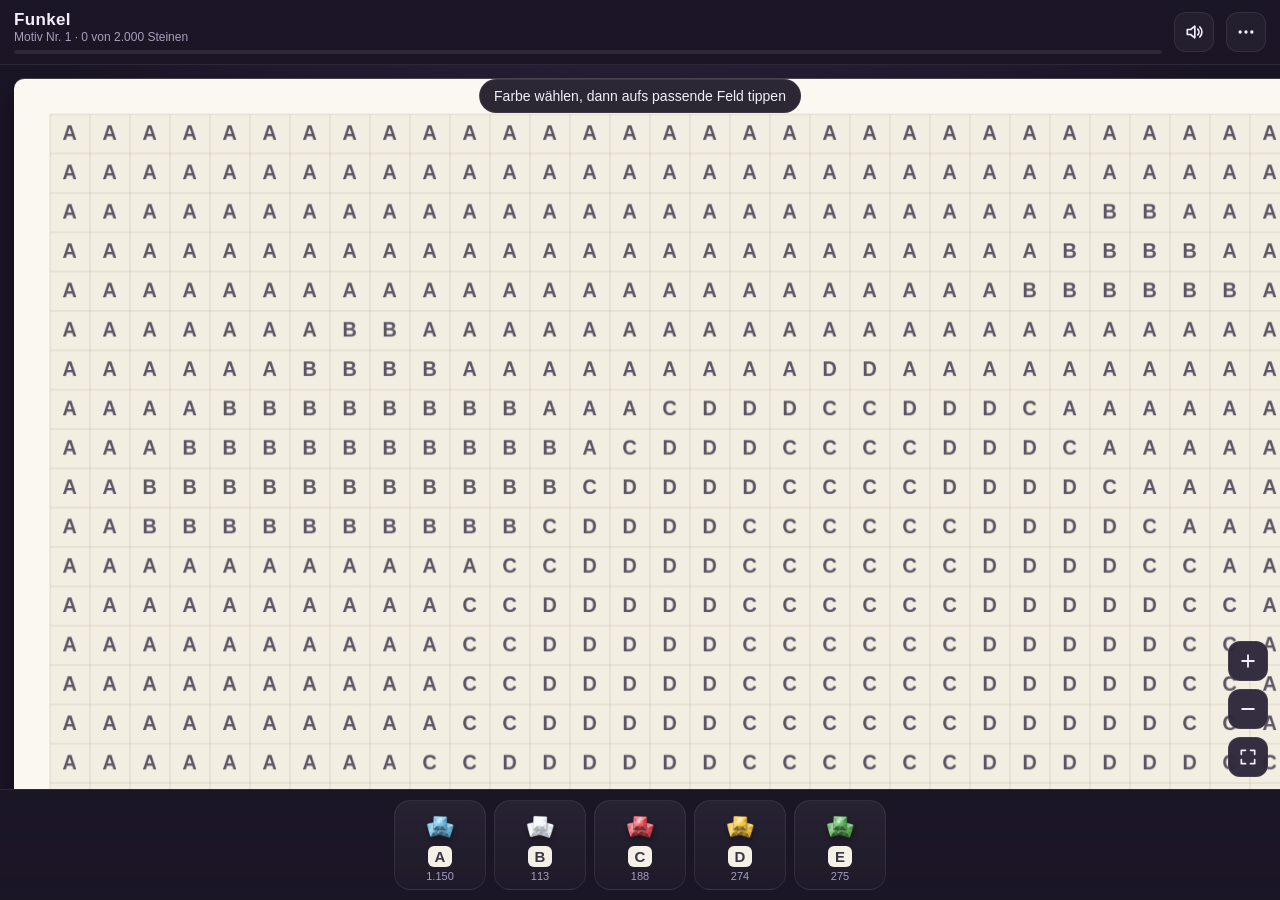
<file: diamond/index.html>
<!doctype html>
<html lang="de">
<head>
<meta charset="utf-8">
<meta name="viewport" content="width=device-width, initial-scale=1, maximum-scale=1, user-scalable=no, viewport-fit=cover">
<meta name="apple-mobile-web-app-capable" content="yes">
<meta name="mobile-web-app-capable" content="yes">
<meta name="apple-mobile-web-app-status-bar-style" content="black-translucent">
<meta name="apple-mobile-web-app-title" content="Funkel">
<meta name="theme-color" content="#1b1626">
<link rel="apple-touch-icon" href="icon.png">
<link rel="icon" href="icon.png">
<title>Funkel – Diamond Painting</title>
<style>
  :root {
    --bg: #1b1626;
    --bg2: #251e33;
    --panel: rgba(37, 30, 51, 0.92);
    --line: rgba(255, 255, 255, 0.08);
    --text: #f3eefb;
    --muted: #a99fbd;
    --gold: #f2c766;
    --sheet: #f6f1e6;
  }
  * { box-sizing: border-box; -webkit-tap-highlight-color: transparent; }
  html, body {
    margin: 0; height: 100%; overflow: hidden;
    background: var(--bg); color: var(--text);
    font-family: -apple-system, BlinkMacSystemFont, "SF Pro Rounded", "Segoe UI", Roboto, "Helvetica Neue", Arial, sans-serif;
    -webkit-user-select: none; user-select: none; -webkit-touch-callout: none;
  }
  #app { position: fixed; inset: 0; display: flex; flex-direction: column; }

  /* ---------- Kopfzeile ---------- */
  header {
    padding: calc(env(safe-area-inset-top) + 10px) 14px 10px;
    display: flex; align-items: center; gap: 12px;
    background: linear-gradient(var(--bg), rgba(27, 22, 38, 0.85));
    border-bottom: 1px solid var(--line);
    z-index: 3;
  }
  .brand { display: flex; flex-direction: column; min-width: 0; flex: 1; }
  .brand b { font-size: 17px; letter-spacing: 0.02em; }
  .brand span { font-size: 12px; color: var(--muted); white-space: nowrap; overflow: hidden; text-overflow: ellipsis; }
  .progress { height: 4px; border-radius: 4px; background: rgba(255,255,255,0.08); margin-top: 6px; overflow: hidden; }
  .progress i { display: block; height: 100%; width: 0%; border-radius: 4px;
    background: linear-gradient(90deg, #f2c766, #f7e3a7, #f2c766); background-size: 200% 100%;
    transition: width .3s ease; animation: shine 3s linear infinite; }
  @keyframes shine { to { background-position: -200% 0; } }
  .iconbtn {
    width: 40px; height: 40px; border-radius: 12px; border: 1px solid var(--line);
    background: rgba(255,255,255,0.04); color: var(--text);
    display: grid; place-items: center; cursor: pointer; flex: none; padding: 0;
  }
  .iconbtn:active { transform: scale(0.94); }
  .iconbtn svg { width: 20px; height: 20px; }

  /* ---------- Leinwand ---------- */
  #board {
    position: relative; flex: 1; overflow: hidden; touch-action: none;
    background:
      radial-gradient(ellipse at 50% 30%, #2f2642 0%, transparent 70%),
      var(--bg);
  }
  #board canvas { position: absolute; inset: 0; width: 100%; height: 100%; display: block; }
  #fx { pointer-events: none; }
  #toast {
    position: absolute; left: 50%; top: 14px; transform: translate(-50%, -10px);
    background: rgba(20, 16, 30, 0.9); border: 1px solid var(--line);
    padding: 8px 14px; border-radius: 999px; font-size: 14px; color: var(--text);
    opacity: 0; transition: opacity .25s, transform .25s; pointer-events: none; white-space: nowrap;
  }
  #toast.show { opacity: 1; transform: translate(-50%, 0); }
  .zoombar { position: absolute; right: 12px; bottom: 12px; display: flex; flex-direction: column; gap: 8px; }
  .zoombar .iconbtn { background: var(--panel); backdrop-filter: blur(8px); -webkit-backdrop-filter: blur(8px); }

  /* ---------- Farbablage ---------- */
  #tray {
    display: flex; gap: 8px; justify-content: center;
    padding: 10px 10px calc(env(safe-area-inset-bottom) + 10px);
    background: linear-gradient(rgba(27,22,38,0.85), var(--bg));
    border-top: 1px solid var(--line); z-index: 3;
  }
  .well {
    flex: 1; max-width: 92px; min-width: 0;
    border: 1px solid var(--line); border-radius: 16px;
    background: linear-gradient(180deg, rgba(255,255,255,0.06), rgba(255,255,255,0.02));
    color: var(--text); padding: 8px 4px 7px; cursor: pointer;
    display: flex; flex-direction: column; align-items: center; gap: 3px;
    transition: transform .18s cubic-bezier(.3,1.6,.5,1), border-color .2s, box-shadow .2s, background .2s;
    position: relative; font: inherit;
  }
  .well img { width: 34px; height: 34px; pointer-events: none; filter: drop-shadow(0 2px 2px rgba(0,0,0,.35)); }
  .well .sym {
    font-weight: 800; font-size: 15px; line-height: 1;
    background: var(--sheet); color: #3b3646; border-radius: 6px; padding: 3px 7px;
  }
  .well .left { font-size: 11px; color: var(--muted); font-variant-numeric: tabular-nums; }
  .well.sel {
    transform: translateY(-6px);
    border-color: var(--gold);
    box-shadow: 0 8px 24px -6px rgba(242, 199, 102, 0.45), inset 0 0 0 1px rgba(242,199,102,.35);
    background: linear-gradient(180deg, rgba(242,199,102,0.16), rgba(255,255,255,0.03));
  }
  .well.done { opacity: .45; }
  .well.done .left { color: var(--gold); }
  .well.nudge { animation: nudge .5s ease; }
  @keyframes nudge { 0%,100% { transform: translateY(0) } 30% { transform: translateY(-8px) } 60% { transform: translateY(0) } 80% { transform: translateY(-3px) } }

  /* ---------- Menü & Dialoge ---------- */
  .sheet-bg {
    position: fixed; inset: 0; background: rgba(10, 8, 16, 0.55);
    display: none; align-items: flex-end; justify-content: center; z-index: 10;
    backdrop-filter: blur(3px); -webkit-backdrop-filter: blur(3px);
  }
  .sheet-bg.open { display: flex; animation: fade .2s ease; }
  @keyframes fade { from { opacity: 0 } }
  .card {
    width: min(460px, 100%); background: var(--bg2); border: 1px solid var(--line);
    border-radius: 22px 22px 0 0; padding: 20px 18px calc(env(safe-area-inset-bottom) + 18px);
    animation: up .28s cubic-bezier(.2,.9,.3,1);
  }
  @media (min-width: 520px) { .sheet-bg { align-items: center; } .card { border-radius: 22px; } }
  @keyframes up { from { transform: translateY(30px); opacity: 0 } }
  .card h2 { margin: 0 0 6px; font-size: 20px; }
  .card p { margin: 0 0 14px; color: var(--muted); font-size: 14px; line-height: 1.45; }
  .row {
    display: flex; align-items: center; justify-content: space-between; gap: 12px;
    padding: 12px 0; border-top: 1px solid var(--line); font-size: 15px;
  }
  .row small { display: block; color: var(--muted); font-size: 12px; margin-top: 2px; }
  .switch { width: 48px; height: 28px; border-radius: 99px; background: rgba(255,255,255,.12); position: relative; border: 0; cursor: pointer; flex: none; transition: background .2s; }
  .switch::after { content: ""; position: absolute; left: 3px; top: 3px; width: 22px; height: 22px; border-radius: 50%; background: #fff; transition: transform .2s; }
  .switch.on { background: var(--gold); }
  .switch.on::after { transform: translateX(20px); }
  .btn {
    width: 100%; border: 0; border-radius: 14px; padding: 14px; font: inherit; font-weight: 700; font-size: 16px;
    background: var(--gold); color: #2a2135; cursor: pointer; margin-top: 10px;
  }
  .btn.ghost { background: rgba(255,255,255,.07); color: var(--text); font-weight: 600; }
  .btn.danger { background: rgba(232, 71, 79, 0.15); color: #ff9aa0; font-weight: 600; }
  .stats { display: flex; gap: 10px; margin: 12px 0 4px; }
  .stats div { flex: 1; background: rgba(255,255,255,.05); border-radius: 14px; padding: 10px; text-align: center; }
  .stats b { display: block; font-size: 20px; font-variant-numeric: tabular-nums; }
  .stats span { font-size: 12px; color: var(--muted); }
  #doneCard h2 { font-size: 24px; }
</style>
</head>
<body>
<div id="app">
  <header>
    <div class="brand">
      <b>Funkel</b>
      <span id="sub">Motiv Nr. 1 · Geheim</span>
      <div class="progress"><i id="bar"></i></div>
    </div>
    <button class="iconbtn" id="btnSound" aria-label="Ton an/aus"></button>
    <button class="iconbtn" id="btnMenu" aria-label="Menü">
      <svg viewBox="0 0 24 24" fill="currentColor"><circle cx="5" cy="12" r="2"/><circle cx="12" cy="12" r="2"/><circle cx="19" cy="12" r="2"/></svg>
    </button>
  </header>

  <div id="board">
    <canvas id="base"></canvas>
    <canvas id="fx"></canvas>
    <div id="toast"></div>
    <div class="zoombar">
      <button class="iconbtn" id="zIn" aria-label="Hineinzoomen"><svg viewBox="0 0 24 24" fill="none" stroke="currentColor" stroke-width="2.2" stroke-linecap="round"><path d="M12 5v14M5 12h14"/></svg></button>
      <button class="iconbtn" id="zOut" aria-label="Herauszoomen"><svg viewBox="0 0 24 24" fill="none" stroke="currentColor" stroke-width="2.2" stroke-linecap="round"><path d="M5 12h14"/></svg></button>
      <button class="iconbtn" id="zFit" aria-label="Ganze Leinwand"><svg viewBox="0 0 24 24" fill="none" stroke="currentColor" stroke-width="2" stroke-linecap="round" stroke-linejoin="round"><path d="M4 9V4h5M20 9V4h-5M4 15v5h5M20 15v5h-5"/></svg></button>
    </div>
  </div>

  <nav id="tray"></nav>
</div>

<div class="sheet-bg" id="menu">
  <div class="card">
    <h2>Einstellungen</h2>
    <p>Wähle unten eine Farbe aus der Ablage und tippe dann auf jedes Feld mit dem passenden Symbol. Mit einem Finger verschieben, mit zwei Fingern zoomen.</p>
    <div class="row"><div>Ton<small>Klick beim Setzen eines Steins</small></div><button class="switch" id="swSound"></button></div>
    <div class="row"><div>Vibration<small>Nur auf Geräten, die es unterstützen</small></div><button class="switch" id="swVib"></button></div>
    <div class="row"><div>Suchhilfe<small>Symbol der gewählten Farbe hervorheben</small></div><button class="switch" id="swHint"></button></div>
    <button class="btn ghost" id="btnClose">Weiter funkeln</button>
    <button class="btn danger" id="btnReset">Von vorn beginnen</button>
  </div>
</div>

<div class="sheet-bg" id="done">
  <div class="card" id="doneCard">
    <h2>Fertig! ✨</h2>
    <p id="doneText"></p>
    <div class="stats">
      <div><b id="stStones">0</b><span>Steine</span></div>
      <div><b id="stTime">0:00</b><span>Zeit</span></div>
      <div><b id="stErr">0</b><span>Fehlgriffe</span></div>
    </div>
    <button class="btn" id="btnView">Bild ansehen</button>
    <button class="btn ghost" id="btnAgain">Noch einmal legen</button>
  </div>
</div>

<script>
"use strict";

/* =====================================================================
   Motiv – wird aus Formen berechnet, damit man es im Code nicht "sieht".
   ===================================================================== */
const MOTIF = (() => {
  const W = 40, H = 50, g = new Uint8Array(W * H);
  const clouds = [[8, 9, 1.15], [33, 31, 1.0], [5, 34, 0.75], [27, 4, 0.6]];
  const puffs = [[-2.4, 0.3, 1.9], [0, -0.7, 2.5], [2.5, 0.2, 1.9], [4.2, 0.8, 1.2], [-4, 0.8, 1.1]];
  const inCloud = (x, y) => clouds.some(([cx, cy, s]) => {
    const dx = (x - cx) / s, dy = (y - cy) / s;
    if (dy > 1.5) return false;
    return puffs.some(([a, b, r]) => (dx - a) ** 2 + (dy - b) ** 2 <= r * r);
  });
  for (let y = 0; y < H; y++) for (let x = 0; x < W; x++) {
    const cx = x + 0.5, cy = y + 0.5;
    let c = 0;
    if (Math.hypot(cx - 35, cy - 9) <= 4.3) c = 3;
    if (inCloud(cx, cy)) c = 1;
    if (cy > 43.5 + 1.8 * Math.sin(cx * 0.27 + 0.6) + 1.3 * Math.sin(cx * 0.09 + 2)) c = 4;
    const X = 20, Y = 17, R = 10.6, B = 31.5;
    let hw = -1;
    if (cy <= Y) { const d = R * R - (cy - Y) ** 2; if (d > 0) hw = Math.sqrt(d); }
    else if (cy < B) { const t = (cy - Y) / (B - Y); hw = Math.max(R * Math.pow(Math.cos(t * Math.PI / 2), 0.85), 1.7); }
    if (hw > 0 && Math.abs(cx - X) <= hw) {
      const u = Math.max(-1, Math.min(1, (cx - X) / hw));
      const band = Math.min(4, Math.floor((Math.asin(u) / (Math.PI / 2) + 1) / 2 * 5));
      c = band % 2 === 0 ? 2 : 3;
      if (cy > B - 2.2) c = 3;
    }
    if (y >= 32 && y <= 34 && (x === 18 || x === 21)) c = 3;
    if (y === 35 && x >= 17 && x <= 22) c = 2;
    if (y >= 36 && y <= 38 && x >= 17 && x <= 22) c = 3;
    g[y * W + x] = c;
  }
  return {
    id: "ballon-v1",
    name: "Heißluftballon über den Hügeln",
    W, H, grid: g,
    colors: [
      { name: "Himmelblau", hex: "#5fb9e6", sym: "A" },
      { name: "Wolkenweiß", hex: "#f3f6fa", sym: "B" },
      { name: "Korallenrot", hex: "#e5424d", sym: "C" },
      { name: "Sonnengelb", hex: "#f6c22c", sym: "D" },
      { name: "Wiesengrün", hex: "#4fae4b", sym: "E" },
    ],
  };
})();

const { W, H } = MOTIF;
const N = W * H;
const TARGET = MOTIF.grid;
const COLORS = MOTIF.colors;
const totals = COLORS.map((_, k) => TARGET.reduce((n, v) => n + (v === k), 0));

/* =====================================================================
   Zustand & Speicher
   ===================================================================== */
const STORE = "funkel:" + MOTIF.id;
const PREFS = "funkel:prefs";
const placed = new Uint8Array(N);
const left = totals.slice();
let placedCount = 0, errors = 0, playMs = 0, lastAct = 0, selected = -1;
let prefs = { sound: true, vib: true, hint: false };

function load() {
  try {
    const p = JSON.parse(localStorage.getItem(PREFS) || "null");
    if (p) prefs = Object.assign(prefs, p);
  } catch (e) {}
  try {
    const s = JSON.parse(localStorage.getItem(STORE) || "null");
    if (s && typeof s.p === "string" && s.p.length === N) {
      for (let i = 0; i < N; i++) if (s.p.charCodeAt(i) === 49) { placed[i] = 1; placedCount++; left[TARGET[i]]--; }
      errors = s.e | 0; playMs = s.t || 0;
    }
  } catch (e) {}
}
let saveTimer = 0;
function save() {
  clearTimeout(saveTimer);
  saveTimer = setTimeout(() => {
    try {
      let s = "";
      for (let i = 0; i < N; i++) s += placed[i] ? "1" : "0";
      localStorage.setItem(STORE, JSON.stringify({ p: s, e: errors, t: playMs }));
    } catch (e) {}
  }, 250);
}
function savePrefs() { try { localStorage.setItem(PREFS, JSON.stringify(prefs)); } catch (e) {} }

/* =====================================================================
   Farbe
   ===================================================================== */
function hexRgb(h) { const n = parseInt(h.slice(1), 16); return [n >> 16 & 255, n >> 8 & 255, n & 255]; }
function mix(rgb, to, t) { return rgb.map((v, i) => Math.round(v + (to[i] - v) * t)); }
const css = (c, a = 1) => `rgba(${c[0]},${c[1]},${c[2]},${a})`;
const WHITE = [255, 255, 255], BLACK = [20, 14, 30];
function shades(hex) {
  const b = hexRgb(hex);
  const light = (b[0] + b[1] + b[2]) / 3 > 225; // weiße Steine brauchen kühlere Schatten
  const dk = light ? [96, 112, 140] : BLACK;
  return {
    base: b,
    l3: mix(b, WHITE, 0.62), l2: mix(b, WHITE, 0.4), l1: mix(b, WHITE, 0.2),
    d1: mix(b, dk, light ? 0.16 : 0.14), d2: mix(b, dk, light ? 0.3 : 0.3), d3: mix(b, dk, light ? 0.48 : 0.5),
    edge: mix(b, dk, light ? 0.6 : 0.62),
  };
}
const SHADES = COLORS.map(c => shades(c.hex));

/* =====================================================================
   Stein-Grafik (vorgerendert als Sprites)
   ===================================================================== */
const PAD = 0.2;          // Rand im Sprite für den Schatten
const VARIANTS = 5;       // leicht verdrehte Varianten wie bei echten Steinen
const ROT = [-3.2, -1.4, 0, 1.6, 3.4].map(d => d * Math.PI / 180);

function poly(ctx, pts, fill) {
  ctx.beginPath(); ctx.moveTo(pts[0], pts[1]);
  for (let i = 2; i < pts.length; i += 2) ctx.lineTo(pts[i], pts[i + 1]);
  ctx.closePath(); ctx.fillStyle = fill; ctx.fill();
}
function rr(ctx, x, y, w, h, r) {
  ctx.beginPath();
  ctx.moveTo(x + r, y); ctx.arcTo(x + w, y, x + w, y + h, r); ctx.arcTo(x + w, y + h, x, y + h, r);
  ctx.arcTo(x, y + h, x, y, r); ctx.arcTo(x, y, x + w, y, r); ctx.closePath();
}

// Zeichnet einen eckigen Strassstein, zentriert auf (0,0), Zellgröße S.
function paintDrill(ctx, S, sh, shadow = true) {
  const h = S * 0.455, r = S * 0.085, t = h * 0.42;
  if (shadow) {
    ctx.save();
    ctx.shadowColor = "rgba(45, 30, 15, 0.42)";
    ctx.shadowBlur = S * 0.1; ctx.shadowOffsetX = S * 0.035; ctx.shadowOffsetY = S * 0.075;
    rr(ctx, -h, -h, 2 * h, 2 * h, r); ctx.fillStyle = css(sh.d2); ctx.fill();
    ctx.restore();
  }
  ctx.save();
  rr(ctx, -h, -h, 2 * h, 2 * h, r); ctx.clip();
  // Grundfacetten (Krone)
  poly(ctx, [-h, -h, h, -h, t, -t, -t, -t], css(sh.l2));       // oben
  poly(ctx, [h, -h, h, h, t, t, t, -t], css(sh.d1));           // rechts
  poly(ctx, [h, h, -h, h, -t, t, t, t], css(sh.d3));           // unten
  poly(ctx, [-h, h, -h, -h, -t, -t, -t, t], css(sh.l1));       // links
  // Sternfacetten – geben das Funkeln
  poly(ctx, [0, -h, -t, -t, t, -t], css(sh.l3));
  poly(ctx, [h, 0, t, -t, t, t], css(sh.base));
  poly(ctx, [0, h, t, t, -t, t], css(sh.d2));
  poly(ctx, [-h, 0, -t, t, -t, -t], css(sh.l2));
  // Tafel
  const g = ctx.createLinearGradient(-t, -t, t, t);
  g.addColorStop(0, css(sh.l3)); g.addColorStop(0.55, css(sh.l1)); g.addColorStop(1, css(sh.base));
  ctx.fillStyle = g; ctx.fillRect(-t, -t, 2 * t, 2 * t);
  // Facettenkanten
  ctx.lineWidth = Math.max(0.6, S * 0.014);
  ctx.strokeStyle = "rgba(255,255,255,0.28)";
  ctx.beginPath();
  ctx.moveTo(-h, -h); ctx.lineTo(-t, -t); ctx.moveTo(h, -h); ctx.lineTo(t, -t);
  ctx.moveTo(h, h); ctx.lineTo(t, t); ctx.moveTo(-h, h); ctx.lineTo(-t, t);
  ctx.moveTo(0, -h); ctx.lineTo(-t, -t); ctx.moveTo(0, -h); ctx.lineTo(t, -t);
  ctx.moveTo(-h, 0); ctx.lineTo(-t, -t); ctx.moveTo(-h, 0); ctx.lineTo(-t, t);
  ctx.stroke();
  ctx.strokeStyle = "rgba(0,0,0,0.12)";
  ctx.beginPath();
  ctx.moveTo(h, 0); ctx.lineTo(t, -t); ctx.moveTo(h, 0); ctx.lineTo(t, t);
  ctx.moveTo(0, h); ctx.lineTo(-t, t); ctx.moveTo(0, h); ctx.lineTo(t, t);
  ctx.stroke();
  ctx.strokeStyle = "rgba(255,255,255,0.45)";
  ctx.strokeRect(-t, -t, 2 * t, 2 * t);
  // Glanzlicht
  const hx = -t * 0.35, hy = -t * 0.45;
  const rg = ctx.createRadialGradient(hx, hy, 0, hx, hy, t * 1.1);
  rg.addColorStop(0, "rgba(255,255,255,0.85)"); rg.addColorStop(0.35, "rgba(255,255,255,0.25)"); rg.addColorStop(1, "rgba(255,255,255,0)");
  ctx.fillStyle = rg; ctx.fillRect(-h, -h, 2 * h, 2 * h);
  ctx.fillStyle = "rgba(255,255,255,0.95)";
  ctx.beginPath(); ctx.ellipse(hx - t * 0.12, hy - t * 0.1, t * 0.22, t * 0.13, -0.6, 0, Math.PI * 2); ctx.fill();
  ctx.restore();
  // Kante
  rr(ctx, -h, -h, 2 * h, 2 * h, r);
  ctx.lineWidth = Math.max(0.7, S * 0.022); ctx.strokeStyle = css(sh.edge, 0.85); ctx.stroke();
  ctx.beginPath();
  ctx.moveTo(-h + r, -h + S * 0.02); ctx.lineTo(h - r, -h + S * 0.02);
  ctx.moveTo(-h + S * 0.02, -h + r); ctx.lineTo(-h + S * 0.02, h - r);
  ctx.lineWidth = Math.max(0.5, S * 0.012); ctx.strokeStyle = "rgba(255,255,255,0.5)"; ctx.stroke();
}

function makeDrillSprite(px, k, v) {
  const size = Math.ceil(px * (1 + 2 * PAD));
  const c = document.createElement("canvas"); c.width = c.height = size;
  const ctx = c.getContext("2d");
  ctx.translate(size / 2, size / 2); ctx.rotate(ROT[v]);
  paintDrill(ctx, px, SHADES[k]);
  return c;
}
function makeSymbolSprite(px, k, strong) {
  const c = document.createElement("canvas"); c.width = c.height = Math.max(2, Math.ceil(px));
  const ctx = c.getContext("2d");
  ctx.fillStyle = strong ? "#1d1826" : "#5a5464";
  ctx.font = `${strong ? 900 : 700} ${Math.round(px * 0.5)}px -apple-system, "SF Pro Rounded", "Segoe UI", Roboto, Arial, sans-serif`;
  ctx.textAlign = "center"; ctx.textBaseline = "middle";
  ctx.fillText(COLORS[k].sym, px / 2, px / 2 + px * 0.03);
  return c;
}

const spriteCache = new Map();
function spritesFor(cellPx) {
  // Größe auf Stufen runden (aufwärts), damit beim Zoomen nicht ständig neu gerendert wird
  const b = Math.pow(2, Math.ceil(Math.log2(Math.max(4, cellPx)) * 4) / 4);
  const key = b.toFixed(2);
  let s = spriteCache.get(key);
  if (!s) {
    s = {
      px: b,
      drill: COLORS.map((_, k) => Array.from({ length: VARIANTS }, (_, v) => makeDrillSprite(b, k, v))),
      sym: COLORS.map((_, k) => makeSymbolSprite(b, k, false)),
      symStrong: COLORS.map((_, k) => makeSymbolSprite(b, k, true)),
    };
    if (spriteCache.size > 10) spriteCache.delete(spriteCache.keys().next().value);
    spriteCache.set(key, s);
  }
  return s;
}

// kleine, feste Unordnung pro Feld – Steine sitzen nie ganz exakt
function hash(i) { let x = (i + 1) * 2654435761 >>> 0; x ^= x >>> 15; x = Math.imul(x, 2246822519) >>> 0; x ^= x >>> 13; return x >>> 0; }
const JIT = Array.from({ length: N }, (_, i) => {
  const h = hash(i);
  return { v: h % VARIANTS, dx: ((h >>> 8 & 255) / 255 - 0.5) * 0.06, dy: ((h >>> 16 & 255) / 255 - 0.5) * 0.06 };
});

/* =====================================================================
   Ton – alles synthetisch mit WebAudio
   ===================================================================== */
const Sound = (() => {
  let ac = null, master = null, noise = null;
  function ensure() {
    if (ac) { if (ac.state === "suspended") ac.resume(); return true; }
    const AC = window.AudioContext || window.webkitAudioContext;
    if (!AC) return false;
    ac = new AC();
    master = ac.createGain(); master.gain.value = 0.9;
    const comp = ac.createDynamicsCompressor();
    comp.threshold.value = -14; comp.ratio.value = 4;
    master.connect(comp); comp.connect(ac.destination);
    noise = ac.createBuffer(1, ac.sampleRate * 0.5, ac.sampleRate);
    const d = noise.getChannelData(0);
    for (let i = 0; i < d.length; i++) d[i] = Math.random() * 2 - 1;
    return true;
  }
  const rnd = (a, b) => a + Math.random() * (b - a);
  function burst(t, { f = 3000, q = 1.2, dur = 0.03, vol = 0.3, type = "bandpass" }) {
    const src = ac.createBufferSource(); src.buffer = noise;
    const flt = ac.createBiquadFilter(); flt.type = type; flt.frequency.value = f; flt.Q.value = q;
    const g = ac.createGain();
    g.gain.setValueAtTime(0.0001, t);
    g.gain.exponentialRampToValueAtTime(vol, t + 0.0015);
    g.gain.exponentialRampToValueAtTime(0.0001, t + dur);
    src.connect(flt); flt.connect(g); g.connect(master);
    src.start(t, Math.random() * 0.4, dur + 0.02);
  }
  function tone(t, { f = 440, f2 = null, dur = 0.1, vol = 0.1, type = "sine", attack = 0.002 }) {
    const o = ac.createOscillator(); o.type = type;
    o.frequency.setValueAtTime(f, t);
    if (f2) o.frequency.exponentialRampToValueAtTime(f2, t + dur);
    const g = ac.createGain();
    g.gain.setValueAtTime(0.0001, t);
    g.gain.exponentialRampToValueAtTime(vol, t + attack);
    g.gain.exponentialRampToValueAtTime(0.0001, t + dur);
    o.connect(g); g.connect(master);
    o.start(t); o.stop(t + dur + 0.02);
  }
  // sanfte Tonleiter, damit schnelles Legen "klingt" statt zu nerven
  const SCALE = [0, 2, 4, 7, 9, 12, 14, 16];
  let step = 0;
  return {
    unlock: ensure,
    place() {
      if (!prefs.sound || !ensure()) return;
      const t = ac.currentTime + 0.005;
      // knackiges "Klick" des Steins auf dem Kleber
      burst(t, { f: rnd(2600, 3600), q: 1.4, dur: 0.028, vol: 0.55 });
      burst(t + 0.004, { f: rnd(6500, 8000), q: 2.5, dur: 0.014, vol: 0.18 });
      // weiches "Tock" – das Andrücken
      tone(t, { f: rnd(210, 240), f2: 90, dur: 0.06, vol: 0.22 });
      // gläsernes "Ting"
      step = (step + 1 + (Math.random() < 0.35 ? 1 : 0)) % SCALE.length;
      const f = 1760 * Math.pow(2, SCALE[step] / 12) * rnd(0.997, 1.003);
      tone(t + 0.006, { f, dur: 0.22, vol: 0.035, type: "sine" });
      tone(t + 0.006, { f: f * 2.76, dur: 0.09, vol: 0.012, type: "sine" });
    },
    wrong() {
      if (!prefs.sound || !ensure()) return;
      const t = ac.currentTime + 0.005;
      tone(t, { f: 190, f2: 120, dur: 0.16, vol: 0.14, type: "triangle" });
      burst(t, { f: 600, q: 0.8, dur: 0.05, vol: 0.12, type: "lowpass" });
    },
    pick() {
      if (!prefs.sound || !ensure()) return;
      // Rascheln von Steinen in der Schale
      const t = ac.currentTime + 0.005;
      const n = 6 + (Math.random() * 4 | 0);
      for (let i = 0; i < n; i++) {
        const dt = Math.pow(Math.random(), 1.6) * 0.14;
        burst(t + dt, { f: rnd(3500, 7500), q: rnd(2, 5), dur: rnd(0.008, 0.02), vol: rnd(0.06, 0.18) });
      }
    },
    chime() {
      if (!prefs.sound || !ensure()) return;
      const t = ac.currentTime + 0.01;
      [0, 4, 7, 12].forEach((s, i) => tone(t + i * 0.08, { f: 880 * Math.pow(2, s / 12), dur: 0.6, vol: 0.06 }));
    },
    fanfare() {
      if (!prefs.sound || !ensure()) return;
      const t = ac.currentTime + 0.01;
      [0, 4, 7, 12, 16, 19, 24].forEach((s, i) => {
        tone(t + i * 0.09, { f: 523.25 * Math.pow(2, s / 12), dur: 0.9, vol: 0.07, type: "triangle" });
        tone(t + i * 0.09, { f: 1046.5 * Math.pow(2, s / 12), dur: 0.5, vol: 0.025 });
      });
      for (let i = 0; i < 24; i++) burst(t + 0.6 + Math.random() * 0.9, { f: rnd(5000, 9000), q: 6, dur: 0.02, vol: 0.06 });
    },
  };
})();
function buzz(ms) { if (prefs.vib && navigator.vibrate) try { navigator.vibrate(ms); } catch (e) {} }

/* =====================================================================
   Darstellung
   ===================================================================== */
const board = document.getElementById("board");
const baseC = document.getElementById("base"), fxC = document.getElementById("fx");
const bctx = baseC.getContext("2d"), fctx = fxC.getContext("2d");
let DPR = 1, VW = 0, VH = 0;
const view = { s: 32, x: 0, y: 0 };
const MAX_S = 72;
const minS = () => Math.min((VW - 32) / W, (VH - 32) / H);
const SYM_MIN = 13;   // darunter sieht man nur Punkte – das Bild bleibt geheim
const MARGIN = 0.9;   // weißer Leinwandrand in Zellen

let baseDirty = true;
const anims = [];          // Fall-Animationen
const animSet = new Set();
const fx = [];             // Partikel, Wellen, Fehler, Glitzern
let sweep = null;

function resize() {
  DPR = Math.min(window.devicePixelRatio || 1, 3);
  VW = board.clientWidth; VH = board.clientHeight;
  for (const c of [baseC, fxC]) { c.width = Math.round(VW * DPR); c.height = Math.round(VH * DPR); }
  clampView(); baseDirty = true; kick();
}

function clampView() {
  view.s = Math.max(minS(), Math.min(MAX_S, view.s));
  const sw = W * view.s, sh = H * view.s, m = Math.min(80, VW * 0.2);
  const fit = (pos, size, vp) => {
    let lo = vp - size - m, hi = m;
    if (lo > hi) [lo, hi] = [hi, lo];
    return Math.max(lo, Math.min(hi, pos));
  };
  view.x = fit(view.x, sw, VW); view.y = fit(view.y, sh, VH);
}

function drawBase() {
  const ctx = bctx, s = view.s;
  ctx.setTransform(DPR, 0, 0, DPR, 0, 0);
  ctx.clearRect(0, 0, VW, VH);
  const x0 = view.x, y0 = view.y, sw = W * s, sh = H * s, mg = MARGIN * s;
  // Leinwand mit Rand
  ctx.save();
  ctx.shadowColor = "rgba(0,0,0,0.45)"; ctx.shadowBlur = 30; ctx.shadowOffsetY = 10;
  ctx.fillStyle = "#fbf8f1";
  rr(ctx, x0 - mg, y0 - mg, sw + 2 * mg, sh + 2 * mg, Math.min(10, mg * 0.4)); ctx.fill();
  ctx.restore();
  ctx.fillStyle = "#f3eee2"; ctx.fillRect(x0, y0, sw, sh);

  const c0 = Math.max(0, Math.floor(-x0 / s) - 1), c1 = Math.min(W - 1, Math.ceil((VW - x0) / s) + 1);
  const r0 = Math.max(0, Math.floor(-y0 / s) - 1), r1 = Math.min(H - 1, Math.ceil((VH - y0) / s) + 1);
  if (c0 > c1 || r0 > r1) return;

  // Raster
  if (s >= 8) {
    ctx.strokeStyle = s >= SYM_MIN ? "rgba(120, 104, 80, 0.18)" : "rgba(120, 104, 80, 0.1)";
    ctx.lineWidth = 1 / DPR;
    ctx.beginPath();
    for (let c = c0; c <= c1 + 1; c++) { const x = Math.round((x0 + c * s) * DPR) / DPR; ctx.moveTo(x, y0 + r0 * s); ctx.lineTo(x, y0 + (r1 + 1) * s); }
    for (let r = r0; r <= r1 + 1; r++) { const y = Math.round((y0 + r * s) * DPR) / DPR; ctx.moveTo(x0 + c0 * s, y); ctx.lineTo(x0 + (c1 + 1) * s, y); }
    ctx.stroke();
  }

  const sp = spritesFor(s * DPR);
  const ds = s * (1 + 2 * PAD), off = s * PAD;
  const showSym = s >= SYM_MIN;
  const hint = prefs.hint && selected >= 0;
  // erst leere Felder, dann Steine (damit Schatten über Nachbarn fallen)
  if (showSym) {
    for (let r = r0; r <= r1; r++) for (let c = c0; c <= c1; c++) {
      const i = r * W + c;
      if (placed[i] && !animSet.has(i)) continue;
      const k = TARGET[i];
      if (hint) {
        ctx.globalAlpha = k === selected ? 1 : 0.38;
        ctx.drawImage(k === selected ? sp.symStrong[k] : sp.sym[k], x0 + c * s, y0 + r * s, s, s);
      } else ctx.drawImage(sp.sym[k], x0 + c * s, y0 + r * s, s, s);
    }
    ctx.globalAlpha = 1;
  } else {
    ctx.fillStyle = "rgba(90, 80, 100, 0.35)";
    const d = Math.max(1, s * 0.16);
    for (let r = r0; r <= r1; r++) for (let c = c0; c <= c1; c++) {
      const i = r * W + c;
      if (placed[i] && !animSet.has(i)) continue;
      ctx.fillRect(x0 + c * s + s / 2 - d / 2, y0 + r * s + s / 2 - d / 2, d, d);
    }
  }
  for (let r = r0; r <= r1; r++) for (let c = c0; c <= c1; c++) {
    const i = r * W + c;
    if (!placed[i] || animSet.has(i)) continue;
    const j = JIT[i];
    ctx.drawImage(sp.drill[TARGET[i]][j.v], x0 + (c + j.dx) * s - off, y0 + (r + j.dy) * s - off, ds, ds);
  }
}

/* ---------- Effekte ---------- */
const easeOutBack = p => { const c1 = 1.9, c3 = c1 + 1; return 1 + c3 * Math.pow(p - 1, 3) + c1 * Math.pow(p - 1, 2); };
const easeOut = p => 1 - Math.pow(1 - p, 3);

function star(ctx, x, y, r, a, rot = 0) {
  ctx.save(); ctx.translate(x, y); ctx.rotate(rot); ctx.globalAlpha = a;
  const g = ctx.createRadialGradient(0, 0, 0, 0, 0, r);
  g.addColorStop(0, "rgba(255,255,255,1)"); g.addColorStop(0.25, "rgba(255,255,255,0.6)"); g.addColorStop(1, "rgba(255,255,255,0)");
  ctx.fillStyle = g;
  ctx.beginPath();
  const w = r * 0.13;
  ctx.moveTo(0, -r); ctx.quadraticCurveTo(w, -w, r, 0); ctx.quadraticCurveTo(w, w, 0, r);
  ctx.quadraticCurveTo(-w, w, -r, 0); ctx.quadraticCurveTo(-w, -w, 0, -r); ctx.fill();
  ctx.beginPath(); ctx.arc(0, 0, r * 0.22, 0, Math.PI * 2); ctx.fill();
  ctx.restore();
}

let nextGlint = 0;
function spawnGlint(now) {
  if (now < nextGlint || placedCount === 0) return;
  nextGlint = now + 120 + Math.random() * (view.s < SYM_MIN ? 160 : 380);
  const s = view.s;
  const c0 = Math.max(0, Math.floor(-view.x / s)), c1 = Math.min(W - 1, Math.floor((VW - view.x) / s));
  const r0 = Math.max(0, Math.floor(-view.y / s)), r1 = Math.min(H - 1, Math.floor((VH - view.y) / s));
  if (c0 > c1 || r0 > r1) return;
  for (let tries = 0; tries < 12; tries++) {
    const c = c0 + (Math.random() * (c1 - c0 + 1) | 0), r = r0 + (Math.random() * (r1 - r0 + 1) | 0);
    const i = r * W + c;
    if (placed[i] && !animSet.has(i)) {
      fx.push({ type: "glint", i, t0: now, dur: 650 + Math.random() * 400, rot: Math.random() * 0.6 - 0.3,
        ox: -0.18 + Math.random() * 0.12, oy: -0.2 + Math.random() * 0.12, size: 0.5 + Math.random() * 0.35 });
      return;
    }
  }
}

function drawFx(now) {
  const ctx = fctx, s = view.s;
  ctx.setTransform(DPR, 0, 0, DPR, 0, 0);
  ctx.clearRect(0, 0, VW, VH);
  const cx = i => view.x + (i % W + 0.5) * s, cy = i => view.y + ((i / W | 0) + 0.5) * s;

  // fallende Steine
  const sp = spritesFor(s * DPR * 1.3);
  for (let n = anims.length - 1; n >= 0; n--) {
    const a = anims[n], p = Math.min(1, (now - a.t0) / a.dur);
    const j = JIT[a.i];
    const sc = 1.55 - 0.55 * easeOutBack(p);
    const ds = s * (1 + 2 * PAD) * sc;
    const x = view.x + (a.i % W + 0.5 + j.dx * p) * s, y = view.y + ((a.i / W | 0) + 0.5 + j.dy * p) * s - (1 - easeOut(p)) * s * 0.25;
    ctx.globalAlpha = Math.min(1, p * 4);
    ctx.drawImage(sp.drill[TARGET[a.i]][j.v], x - ds / 2, y - ds / 2, ds, ds);
    ctx.globalAlpha = 1;
    if (p >= 1) { anims.splice(n, 1); animSet.delete(a.i); baseDirty = true; landed(a.i, now); }
  }

  for (let n = fx.length - 1; n >= 0; n--) {
    const e = fx[n], p = (now - e.t0) / e.dur;
    if (p >= 1) { fx.splice(n, 1); continue; }
    if (p < 0) continue;
    if (e.type === "ring") {
      const sh = SHADES[e.k];
      ctx.strokeStyle = css(mix(sh.base, WHITE, 0.5), 0.55 * (1 - p));
      ctx.lineWidth = Math.max(1, s * 0.06 * (1 - p));
      ctx.beginPath(); ctx.arc(cx(e.i), cy(e.i), s * (0.5 + p * 0.75), 0, Math.PI * 2); ctx.stroke();
    } else if (e.type === "spark") {
      const q = easeOut(p);
      star(ctx, cx(e.i) + Math.cos(e.a) * s * (0.35 + q * e.d), cy(e.i) + Math.sin(e.a) * s * (0.35 + q * e.d),
        s * 0.22 * (1 - p * 0.6), 1 - p, e.a);
    } else if (e.type === "glint") {
      if (placed[e.i]) {
        const a = Math.sin(p * Math.PI);
        star(ctx, cx(e.i) + e.ox * s, cy(e.i) + e.oy * s, s * e.size * (0.4 + 0.6 * a), a * 0.95, e.rot + p * 0.5);
      }
    } else if (e.type === "wrong") {
      const sh = Math.sin(p * Math.PI * 7) * (1 - p) * s * 0.08;
      const x = view.x + (e.i % W) * s + sh, y = view.y + (e.i / W | 0) * s;
      ctx.strokeStyle = `rgba(226, 70, 80, ${0.9 * (1 - p)})`;
      ctx.fillStyle = `rgba(226, 70, 80, ${0.16 * (1 - p)})`;
      ctx.lineWidth = Math.max(1.5, s * 0.07);
      rr(ctx, x + s * 0.06, y + s * 0.06, s * 0.88, s * 0.88, s * 0.15); ctx.fill(); ctx.stroke();
    } else if (e.type === "zone") {
      // kurzes Aufleuchten aller Steine einer fertigen Farbe
      const a = Math.sin(p * Math.PI) * 0.55;
      ctx.fillStyle = `rgba(255,255,255,${a})`;
      ctx.globalCompositeOperation = "lighter";
      const d = s * 0.7;
      for (const i of e.cells) {
        const x = cx(i), y = cy(i);
        if (x < -s || y < -s || x > VW + s || y > VH + s) continue;
        ctx.fillRect(x - d / 2, y - d / 2, d, d);
      }
      ctx.globalCompositeOperation = "source-over";
    }
  }

  if (sweep) {
    const p = (now - sweep.t0) / sweep.dur;
    if (p >= 1) sweep = null;
    else {
      const sw = W * s, sh = H * s, L = sw + sh;
      const pos = -0.3 * L + p * 1.6 * L;
      ctx.save();
      ctx.beginPath(); ctx.rect(view.x, view.y, sw, sh); ctx.clip();
      const g = ctx.createLinearGradient(pos - L * 0.12, 0, pos + L * 0.12, L * 0.0);
      g.addColorStop(0, "rgba(255,255,255,0)"); g.addColorStop(0.5, "rgba(255,255,255,0.55)"); g.addColorStop(1, "rgba(255,255,255,0)");
      ctx.setTransform(DPR, 0, 0, DPR, view.x * DPR, view.y * DPR);
      ctx.transform(1, 0, -0.6, 1, 0, 0);
      ctx.globalCompositeOperation = "lighter";
      ctx.fillStyle = g; ctx.fillRect(-sh, 0, sw + 2 * sh, sh);
      ctx.restore();
    }
  }
}

function landed(i, now) {
  const k = TARGET[i];
  fx.push({ type: "ring", i, k, t0: now, dur: 380 });
  const n = 4 + (Math.random() * 3 | 0);
  for (let m = 0; m < n; m++) fx.push({ type: "spark", i, t0: now + m * 12, dur: 380 + Math.random() * 200, a: Math.random() * Math.PI * 2, d: 0.35 + Math.random() * 0.45 });
}

/* ---------- Schleife ---------- */
let raf = 0, viewAnim = null;
function kick() { if (!raf) raf = requestAnimationFrame(frame); }
function frame(now) {
  raf = 0;
  if (viewAnim) {
    const p = Math.min(1, (now - viewAnim.t0) / viewAnim.dur), q = easeOut(p);
    view.s = viewAnim.from.s + (viewAnim.to.s - viewAnim.from.s) * q;
    view.x = viewAnim.from.x + (viewAnim.to.x - viewAnim.from.x) * q;
    view.y = viewAnim.from.y + (viewAnim.to.y - viewAnim.from.y) * q;
    if (p >= 1) { viewAnim = null; clampView(); }
    baseDirty = true;
  }
  if (!document.hidden) spawnGlint(now);
  if (baseDirty) { baseDirty = false; drawBase(); }
  drawFx(now);
  if (viewAnim || anims.length || fx.length || sweep || (placedCount > 0 && !document.hidden)) kick();
}
document.addEventListener("visibilitychange", () => { if (!document.hidden) kick(); });

function animateTo(s, wx, wy, sx = VW / 2, sy = VH / 2, dur = 320) {
  // zoomt so, dass Weltpunkt (wx,wy) [in Zellen] auf Bildschirmpunkt (sx,sy) liegt
  const from = { ...view };
  const save = { ...view };
  view.s = s; view.x = sx - wx * s; view.y = sy - wy * s; clampView();
  const to = { ...view };
  Object.assign(view, save);
  viewAnim = { from, to, t0: performance.now(), dur };
  kick();
}
function zoomBy(f, sx = VW / 2, sy = VH / 2) {
  const s = Math.max(minS(), Math.min(MAX_S, (viewAnim ? viewAnim.to.s : view.s) * f));
  animateTo(s, (sx - view.x) / view.s, (sy - view.y) / view.s, sx, sy, 220);
}
function fitAll(dur = 420) { animateTo(minS(), W / 2, H / 2, VW / 2, VH / 2, dur); }

/* =====================================================================
   Spiel
   ===================================================================== */
const tray = document.getElementById("tray");
const wells = [];
function buildTray() {
  const sp = document.createElement("canvas");
  const px = 64; sp.width = sp.height = Math.ceil(px * 1.4);
  COLORS.forEach((col, k) => {
    const ctx = sp.getContext("2d");
    ctx.setTransform(1, 0, 0, 1, 0, 0); ctx.clearRect(0, 0, sp.width, sp.height);
    // kleines Häufchen Steine
    const pile = [[-0.2, 0.12, -0.25], [0.22, 0.14, 0.3], [0, -0.12, 0.05]];
    for (const [dx, dy, rot] of pile) {
      ctx.setTransform(1, 0, 0, 1, sp.width / 2 + dx * px, sp.height / 2 + dy * px);
      ctx.rotate(rot); ctx.scale(0.62, 0.62);
      paintDrill(ctx, px, SHADES[k]);
    }
    const b = document.createElement("button");
    b.className = "well";
    b.setAttribute("aria-label", `${col.name}, Symbol ${col.sym}`);
    b.innerHTML = `<img alt="" src="${sp.toDataURL()}"><span class="sym">${col.sym}</span><span class="left"></span>`;
    b.addEventListener("click", () => select(k));
    tray.appendChild(b);
    wells.push(b);
  });
}
function updateTray() {
  wells.forEach((b, k) => {
    b.classList.toggle("sel", k === selected);
    b.classList.toggle("done", left[k] === 0);
    b.querySelector(".left").textContent = left[k] === 0 ? "fertig ✓" : left[k].toLocaleString("de-DE");
  });
  document.getElementById("bar").style.width = (placedCount / N * 100).toFixed(2) + "%";
  document.getElementById("sub").textContent = placedCount === N
    ? MOTIF.name
    : `Motiv Nr. 1 · ${placedCount.toLocaleString("de-DE")} von ${N.toLocaleString("de-DE")} Steinen`;
}
function select(k) {
  Sound.unlock();
  if (left[k] === 0) { toast(`${COLORS[k].name} ist schon komplett`); return; }
  selected = selected === k ? -1 : k;
  if (selected >= 0) Sound.pick();
  if (prefs.hint) baseDirty = true;
  updateTray(); kick();
}

let toastTimer = 0;
function toast(msg) {
  const t = document.getElementById("toast");
  t.textContent = msg; t.classList.add("show");
  clearTimeout(toastTimer); toastTimer = setTimeout(() => t.classList.remove("show"), 1600);
}

function tapCell(px, py) {
  Sound.unlock();
  const c = Math.floor((px - view.x) / view.s), r = Math.floor((py - view.y) / view.s);
  if (view.s < SYM_MIN) {
    // zu klein zum Lesen – erst heranzoomen
    animateTo(36, (px - view.x) / view.s, (py - view.y) / view.s, px, py, 380);
    return;
  }
  if (c < 0 || r < 0 || c >= W || r >= H) return;
  const i = r * W + c;
  if (placed[i]) return;
  if (selected < 0) {
    toast("Wähle zuerst unten eine Farbe");
    wells.forEach(w => { w.classList.remove("nudge"); void w.offsetWidth; w.classList.add("nudge"); });
    return;
  }
  const now = performance.now();
  if (TARGET[i] !== selected) {
    errors++; save();
    fx.push({ type: "wrong", i, t0: now, dur: 420 });
    Sound.wrong(); buzz([12, 40, 12]);
    kick();
    return;
  }
  // Treffer
  if (lastAct && now - lastAct < 60000) playMs += now - lastAct;
  lastAct = now;
  placed[i] = 1; placedCount++; left[selected]--;
  anims.push({ i, t0: now, dur: 210 }); animSet.add(i);
  baseDirty = true;
  Sound.place(); buzz(8);
  const k = selected;
  if (left[k] === 0) {
    setTimeout(() => {
      Sound.chime();
      toast(`${COLORS[k].name} komplett ✨`);
      const cells = []; for (let j = 0; j < N; j++) if (TARGET[j] === k) cells.push(j);
      fx.push({ type: "zone", cells, t0: performance.now(), dur: 700 });
      kick();
    }, 230);
    const nextK = left.findIndex(v => v > 0);
    selected = -1;
    if (nextK < 0) setTimeout(finish, 600);
  }
  updateTray(); save(); kick();
}

function fmtTime(ms) {
  const m = Math.floor(ms / 60000), h = Math.floor(m / 60), sec = Math.floor(ms / 1000) % 60;
  return h ? `${h}:${String(m % 60).padStart(2, "0")} h` : `${m}:${String(sec).padStart(2, "0")}`;
}
function finish() {
  fitAll(900);
  setTimeout(() => {
    sweep = { t0: performance.now(), dur: 1800 };
    Sound.fanfare(); buzz([20, 60, 20, 60, 40]);
    kick();
  }, 700);
  setTimeout(() => {
    document.getElementById("doneText").textContent = `Dein Motiv: ${MOTIF.name}.`;
    document.getElementById("stStones").textContent = N.toLocaleString("de-DE");
    document.getElementById("stTime").textContent = fmtTime(playMs);
    document.getElementById("stErr").textContent = errors;
    document.getElementById("done").classList.add("open");
  }, 2600);
}

function reset() {
  placed.fill(0); placedCount = 0; errors = 0; playMs = 0; lastAct = 0; selected = -1;
  totals.forEach((v, k) => left[k] = v);
  anims.length = 0; animSet.clear(); fx.length = 0; sweep = null;
  try { localStorage.removeItem(STORE); } catch (e) {}
  updateTray(); startView(); baseDirty = true; kick();
}

/* =====================================================================
   Gesten: 1 Finger tippen = setzen, ziehen = verschieben, 2 Finger = zoomen
   ===================================================================== */
const pointers = new Map();
let gesture = null;
function local(e) { const r = board.getBoundingClientRect(); return { x: e.clientX - r.left, y: e.clientY - r.top }; }

board.addEventListener("pointerdown", e => {
  if (e.target.closest(".zoombar")) return;
  board.setPointerCapture(e.pointerId);
  pointers.set(e.pointerId, local(e));
  viewAnim = null;
  if (pointers.size === 1) {
    const p = local(e);
    gesture = { type: "maybeTap", sx: p.x, sy: p.y, vx: view.x, vy: view.y, t: performance.now() };
  } else if (pointers.size === 2) {
    const [a, b] = [...pointers.values()];
    const mx = (a.x + b.x) / 2, my = (a.y + b.y) / 2;
    gesture = { type: "pinch", d0: Math.hypot(a.x - b.x, a.y - b.y) || 1, s0: view.s,
      wx: (mx - view.x) / view.s, wy: (my - view.y) / view.s };
  }
});
board.addEventListener("pointermove", e => {
  if (!pointers.has(e.pointerId)) return;
  pointers.set(e.pointerId, local(e));
  if (!gesture) return;
  if (gesture.type === "pinch" && pointers.size >= 2) {
    const [a, b] = [...pointers.values()];
    const mx = (a.x + b.x) / 2, my = (a.y + b.y) / 2;
    const d = Math.hypot(a.x - b.x, a.y - b.y);
    view.s = Math.max(minS(), Math.min(MAX_S, gesture.s0 * d / gesture.d0));
    view.x = mx - gesture.wx * view.s; view.y = my - gesture.wy * view.s;
    clampView(); baseDirty = true; kick();
  } else if (gesture.type === "maybeTap" || gesture.type === "pan") {
    const p = local(e);
    const dx = p.x - gesture.sx, dy = p.y - gesture.sy;
    if (gesture.type === "maybeTap" && Math.hypot(dx, dy) > 9) gesture.type = "pan";
    if (gesture.type === "pan") {
      view.x = gesture.vx + dx; view.y = gesture.vy + dy;
      clampView(); baseDirty = true; kick();
    }
  }
});
function endPointer(e) {
  if (!pointers.has(e.pointerId)) return;
  const p = pointers.get(e.pointerId);
  pointers.delete(e.pointerId);
  if (gesture && gesture.type === "maybeTap" && pointers.size === 0 && e.type === "pointerup") tapCell(p.x, p.y);
  if (pointers.size === 1 && gesture && gesture.type === "pinch") {
    // nach dem Zoomen nahtlos mit einem Finger weiter verschieben
    const q = [...pointers.values()][0];
    gesture = { type: "pan", sx: q.x, sy: q.y, vx: view.x, vy: view.y };
  } else if (pointers.size === 0) gesture = null;
}
board.addEventListener("pointerup", endPointer);
board.addEventListener("pointercancel", endPointer);
board.addEventListener("wheel", e => {
  e.preventDefault();
  const p = local(e);
  const mouseWheel = e.deltaMode !== 0 || (e.deltaX === 0 && Math.abs(e.deltaY) >= 50);
  if (e.ctrlKey || mouseWheel) {
    // Mausrad oder Trackpad-Pinch → zoomen
    const f = Math.exp(-e.deltaY * (e.ctrlKey ? 0.01 : 0.0018));
    const s = Math.max(minS(), Math.min(MAX_S, view.s * f));
    const wx = (p.x - view.x) / view.s, wy = (p.y - view.y) / view.s;
    view.s = s; view.x = p.x - wx * s; view.y = p.y - wy * s;
  } else {
    // Trackpad mit zwei Fingern → verschieben
    view.x -= e.deltaX; view.y -= e.deltaY;
  }
  viewAnim = null; clampView(); baseDirty = true; kick();
}, { passive: false });
// iOS: Safari-eigenes Zoomen unterbinden
document.addEventListener("gesturestart", e => e.preventDefault());
document.addEventListener("dblclick", e => e.preventDefault());

window.addEventListener("keydown", e => {
  if (e.key >= "1" && e.key <= String(COLORS.length)) select(+e.key - 1);
  const k = e.key.toUpperCase(), idx = COLORS.findIndex(c => c.sym === k);
  if (idx >= 0 && !e.metaKey && !e.ctrlKey) select(idx);
  if (e.key === "+" || e.key === "=") zoomBy(1.35);
  if (e.key === "-") zoomBy(1 / 1.35);
  if (e.key === "0") fitAll();
  if (e.key === "Escape") { selected = -1; updateTray(); if (prefs.hint) { baseDirty = true; kick(); } }
});

document.getElementById("zIn").onclick = () => zoomBy(1.4);
document.getElementById("zOut").onclick = () => zoomBy(1 / 1.4);
document.getElementById("zFit").onclick = () => {
  if (view.s > minS() * 1.05) fitAll(); else animateTo(36, W / 2, H / 2);
};

/* =====================================================================
   Menü
   ===================================================================== */
const SPK_ON = '<svg viewBox="0 0 24 24" fill="none" stroke="currentColor" stroke-width="2" stroke-linecap="round" stroke-linejoin="round"><path d="M4 9h4l5-4v14l-5-4H4z"/><path d="M16.5 8.5a5 5 0 0 1 0 7M19 6a8.5 8.5 0 0 1 0 12"/></svg>';
const SPK_OFF = '<svg viewBox="0 0 24 24" fill="none" stroke="currentColor" stroke-width="2" stroke-linecap="round" stroke-linejoin="round"><path d="M4 9h4l5-4v14l-5-4H4z"/><path d="M17 9l5 6M22 9l-5 6"/></svg>';
function syncPrefs() {
  document.getElementById("btnSound").innerHTML = prefs.sound ? SPK_ON : SPK_OFF;
  document.getElementById("swSound").classList.toggle("on", prefs.sound);
  document.getElementById("swVib").classList.toggle("on", prefs.vib);
  document.getElementById("swHint").classList.toggle("on", prefs.hint);
}
function togglePref(name) { prefs[name] = !prefs[name]; savePrefs(); syncPrefs(); baseDirty = true; kick(); if (name === "sound" && prefs.sound) { Sound.unlock(); Sound.place(); } }
document.getElementById("btnSound").onclick = () => togglePref("sound");
document.getElementById("swSound").onclick = () => togglePref("sound");
document.getElementById("swVib").onclick = () => togglePref("vib");
document.getElementById("swHint").onclick = () => togglePref("hint");
const menu = document.getElementById("menu"), done = document.getElementById("done");
document.getElementById("btnMenu").onclick = () => menu.classList.add("open");
document.getElementById("btnClose").onclick = () => menu.classList.remove("open");
menu.addEventListener("click", e => { if (e.target === menu) menu.classList.remove("open"); });
document.getElementById("btnReset").onclick = () => {
  if (confirm("Alle gesetzten Steine entfernen und von vorn beginnen?")) { reset(); menu.classList.remove("open"); }
};
document.getElementById("btnView").onclick = () => { done.classList.remove("open"); sweep = { t0: performance.now(), dur: 1800 }; kick(); };
document.getElementById("btnAgain").onclick = () => { done.classList.remove("open"); reset(); };
done.addEventListener("click", e => { if (e.target === done) done.classList.remove("open"); });

/* =====================================================================
   Start
   ===================================================================== */
function startView() {
  // wie beim echten Bild: oben links anfangen
  view.s = Math.min(MAX_S, Math.max(30, Math.min(40, VW / 11)));
  view.x = MARGIN * view.s + 14; view.y = MARGIN * view.s + 14;
  clampView();
}
load();
buildTray();
syncPrefs();
VW = board.clientWidth; VH = board.clientHeight;
startView();
resize();
updateTray();
if (placedCount === N) { fitAll(0); }
window.addEventListener("resize", resize);
if (placedCount === 0) setTimeout(() => toast("Farbe wählen, dann aufs passende Feld tippen"), 500);

// Für Tests
window.__funkel = { MOTIF, placed, view, solveAllBut(n = 0) {
  let skip = n;
  for (let i = N - 1; i >= 0; i--) { if (placed[i]) continue; if (skip > 0) { skip--; continue; } placed[i] = 1; placedCount++; left[TARGET[i]]--; }
  updateTray(); baseDirty = true; kick(); save();
}, tapCell };
</script>
</body>
</html>
</file>
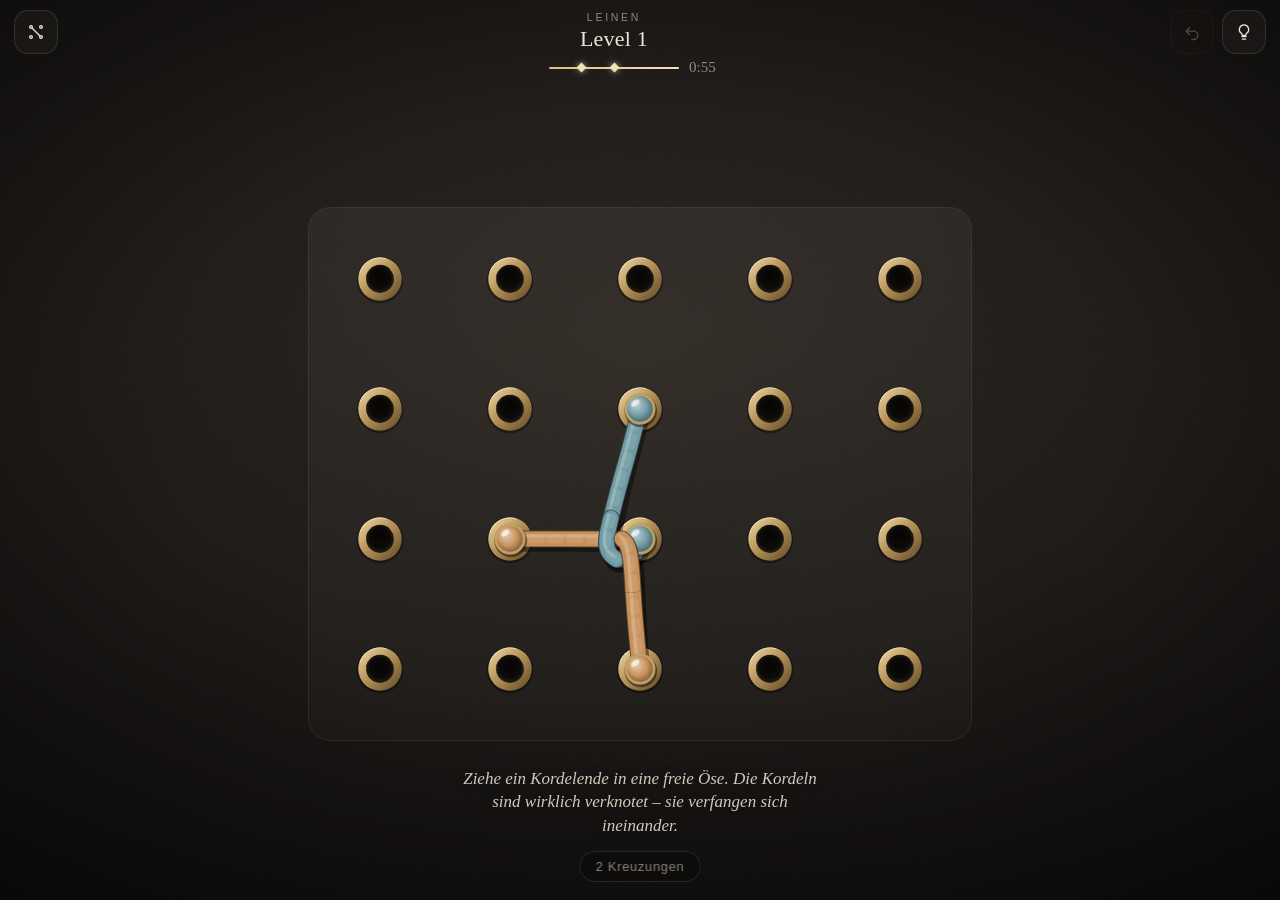
<file: knoten/index.html>
<!doctype html>
<html lang="de">
<head>
<meta charset="utf-8">
<meta name="viewport" content="width=device-width, initial-scale=1, maximum-scale=1, user-scalable=no, viewport-fit=cover">
<!-- Erzeugt von tools/build.js aus src/. Nicht von Hand bearbeiten. -->
<meta name="apple-mobile-web-app-capable" content="yes">
<meta name="mobile-web-app-capable" content="yes">
<meta name="apple-mobile-web-app-status-bar-style" content="black-translucent">
<meta name="apple-mobile-web-app-title" content="Knoten">
<meta name="theme-color" content="#141210">
<link rel="apple-touch-icon" href="icon.png">
<link rel="icon" href="icon.png">
<title>Knoten – Entwirre die Fäden</title>
<style>
  :root {
    --ink: #ece4d4;
    --muted: rgba(236, 228, 212, 0.55);
    --faint: rgba(236, 228, 212, 0.32);
    --line: rgba(236, 228, 212, 0.12);
    --gold: #dcbc80;
    --gold2: #f3e2b8;
    --coral: #e08a6d;
    --serif: ui-serif, "New York", "Iowan Old Style", "Palatino Linotype", Palatino, Georgia, serif;
    --sans: -apple-system, BlinkMacSystemFont, "SF Pro Text", "Segoe UI", Roboto, "Helvetica Neue", Arial, sans-serif;
  }
  * { box-sizing: border-box; -webkit-tap-highlight-color: transparent; }
  html, body {
    margin: 0; height: 100%; overflow: hidden; background: #141210; color: var(--ink);
    font-family: var(--sans); -webkit-user-select: none; user-select: none;
    -webkit-touch-callout: none; overscroll-behavior: none; -webkit-text-size-adjust: 100%;
  }
  button { font: inherit; color: inherit; }

  .bg { position: fixed; inset: 0; transition: opacity 1.6s ease; }
  #grain { position: fixed; inset: 0; pointer-events: none; opacity: 0.55; mix-blend-mode: overlay; background-size: 180px 180px; }
  #vig { position: fixed; inset: 0; pointer-events: none; background: radial-gradient(ellipse 85% 75% at 50% 45%, transparent 45%, rgba(0,0,0,0.5) 100%); }
  #c { position: fixed; inset: 0; width: 100%; height: 100%; display: block; touch-action: none; }

  /* ---------- Kopfzeile ---------- */
  .hud {
    position: fixed; left: 0; right: 0; top: 0; z-index: 5; pointer-events: none;
    padding: calc(env(safe-area-inset-top) + 10px) calc(env(safe-area-inset-right) + 14px) 0 calc(env(safe-area-inset-left) + 14px);
    display: flex; align-items: flex-start; gap: 10px;
  }
  .hud > * { pointer-events: auto; }
  .ib {
    width: 44px; height: 44px; border-radius: 14px; flex: none; padding: 0; cursor: pointer;
    border: 1px solid var(--line); background: rgba(255,255,255,0.035);
    -webkit-backdrop-filter: blur(10px); backdrop-filter: blur(10px);
    display: grid; place-items: center; touch-action: manipulation;
    transition: transform .18s cubic-bezier(.3,1.6,.5,1), background .2s, opacity .3s;
  }
  .ib:active { transform: scale(0.9); background: rgba(255,255,255,0.09); }
  .ib:disabled { opacity: 0.28; }
  .ib svg { width: 20px; height: 20px; stroke: currentColor; fill: none; stroke-width: 1.6; stroke-linecap: round; stroke-linejoin: round; }
  .ttl { flex: 1; min-width: 0; text-align: center; padding-top: 1px; pointer-events: none; }
  .ttl .ch { font-size: 10.5px; letter-spacing: 0.26em; text-transform: uppercase; color: var(--muted); }
  .ttl .lv { font-family: var(--serif); font-size: 22px; line-height: 1.15; margin-top: 3px; letter-spacing: 0.01em; }
  .rbtns { display: flex; gap: 8px; }
  .hint-on { animation: hintpulse 1.6s ease; }
  @keyframes hintpulse { 30% { background: rgba(220,188,128,0.18); border-color: rgba(220,188,128,0.5); } }

  /* Zeitleiste mit Sternmarken */
  .timer { display: flex; align-items: center; justify-content: center; gap: 10px; margin-top: 8px; padding-left: 46px; }
  .tbar { position: relative; width: min(130px, 30vw); height: 2px; border-radius: 2px; background: var(--line); }
  .tbar i { position: absolute; left: 0; top: 0; bottom: 0; width: 100%; border-radius: 2px; background: linear-gradient(90deg, var(--gold), var(--gold2)); transform-origin: left; }
  .tbar.low i { background: var(--coral); }
  .tbar b {
    position: absolute; top: 50%; width: 7px; height: 7px; margin: -3.5px 0 0 -3.5px; transform: rotate(45deg);
    background: var(--gold2); box-shadow: 0 0 6px rgba(243,226,184,0.7); transition: background .4s, box-shadow .4s;
  }
  .tbar b.off { background: #3a342d; box-shadow: none; }
  #tTxt { font-family: var(--serif); font-size: 15px; font-variant-numeric: tabular-nums; min-width: 36px; text-align: left; color: var(--muted); transition: color .3s; }
  #tTxt.low { color: var(--coral); animation: tick 1s ease-in-out infinite; }
  @keyframes tick { 0% { opacity: 1; } 50% { opacity: 0.55; } }

  #pill {
    position: fixed; left: 50%; bottom: calc(env(safe-area-inset-bottom) + 18px); transform: translateX(-50%);
    font-size: 13px; letter-spacing: 0.05em; color: var(--muted); white-space: nowrap; pointer-events: none;
    padding: 7px 15px; border-radius: 999px; border: 1px solid var(--line); background: rgba(0,0,0,0.2);
    -webkit-backdrop-filter: blur(8px); backdrop-filter: blur(8px); font-variant-numeric: tabular-nums;
    transition: opacity .5s, color .3s, border-color .3s, transform .3s; z-index: 4;
  }
  #pill.zero, #pill.info { color: var(--gold); border-color: rgba(220,188,128,0.45); }
  #pill.bump { transform: translateX(-50%) scale(1.06); }
  #pill.hide { opacity: 0; }
  #tip {
    position: fixed; left: 50%; bottom: calc(env(safe-area-inset-bottom) + 62px); transform: translate(-50%, 8px);
    width: min(360px, 86vw); text-align: center; font-family: var(--serif); font-style: italic;
    font-size: 17px; line-height: 1.4; color: var(--ink); opacity: 0; pointer-events: none; z-index: 4;
    transition: opacity .9s ease, transform .9s ease; text-shadow: 0 1px 12px rgba(0,0,0,0.6);
  }
  #tip.show { opacity: 0.88; transform: translate(-50%, 0); }

  /* ---------- Ergebnis-Karte ---------- */
  #card {
    position: fixed; left: 50%; bottom: calc(env(safe-area-inset-bottom) + 16px); z-index: 6;
    width: min(420px, calc(100vw - 28px)); padding: 22px 20px 18px; text-align: center;
    border-radius: 26px; border: 1px solid rgba(236,228,212,0.14);
    background: linear-gradient(180deg, rgba(30,27,24,0.72), rgba(16,14,12,0.78));
    -webkit-backdrop-filter: blur(20px) saturate(1.15); backdrop-filter: blur(20px) saturate(1.15);
    box-shadow: 0 30px 80px -24px rgba(0,0,0,0.7), inset 0 1px 0 rgba(255,255,255,0.05);
    opacity: 0; transform: translate(-50%, 40px) scale(0.98); pointer-events: none;
    transition: opacity .6s ease, transform .8s cubic-bezier(.16,1,.3,1);
  }
  #card.show { opacity: 1; transform: translate(-50%, 0) scale(1); pointer-events: auto; }
  #card .cap { font-size: 10.5px; letter-spacing: 0.26em; text-transform: uppercase; color: var(--muted); }
  #card h2 {
    font-family: var(--serif); font-weight: 400; font-size: 36px; margin: 6px 0 2px; color: var(--gold2);
    letter-spacing: 0.3em; opacity: 0; transition: letter-spacing 1.4s cubic-bezier(.16,1,.3,1), opacity 1s ease;
  }
  #card.show h2 { letter-spacing: 0.02em; opacity: 1; }
  #card.lost h2 { color: var(--ink); }
  .stars { display: flex; justify-content: center; gap: 16px; margin: 12px 0 4px; height: 22px; }
  #card.lost .stars { display: none; }
  .stars i {
    width: 15px; height: 15px; transform: rotate(45deg) scale(0.4); opacity: 0; border-radius: 2px;
    border: 1.5px solid rgba(220,188,128,0.5); margin-top: 3px;
    transition: transform .6s cubic-bezier(.3,1.8,.5,1), opacity .4s ease, background .3s, box-shadow .3s;
  }
  .stars i.in { opacity: 1; transform: rotate(45deg) scale(1); }
  .stars i.on { background: linear-gradient(135deg, #fff1cf, #dcbc80 55%, #a98446); border-color: #f3e2b8; box-shadow: 0 0 14px rgba(232,196,128,0.65); }
  .stats { display: flex; justify-content: center; gap: 28px; margin: 12px 0 4px; }
  .stats div { display: flex; flex-direction: column; gap: 2px; opacity: 0; transform: translateY(6px); transition: opacity .6s ease, transform .6s ease; }
  #card.show .stats div { opacity: 1; transform: none; }
  #card.show .stats div:nth-child(1) { transition-delay: .25s; }
  #card.show .stats div:nth-child(2) { transition-delay: .35s; }
  #card.show .stats div:nth-child(3) { transition-delay: .45s; }
  .stats b { font-family: var(--serif); font-weight: 400; font-size: 21px; font-variant-numeric: tabular-nums; }
  .stats span { font-size: 10.5px; letter-spacing: 0.18em; text-transform: uppercase; color: var(--faint); }
  .note { font-family: var(--serif); font-style: italic; color: var(--muted); font-size: 15px; line-height: 1.4; margin-top: 10px; }
  .note:empty { display: none; }
  .row { display: flex; gap: 10px; margin-top: 16px; }
  .btn {
    flex: 1; height: 50px; border-radius: 16px; cursor: pointer; touch-action: manipulation;
    border: 1px solid rgba(220,188,128,0.5); font-size: 16px; letter-spacing: 0.04em;
    background: linear-gradient(180deg, rgba(220,188,128,0.28), rgba(220,188,128,0.14)); color: var(--gold2);
    transition: transform .18s cubic-bezier(.3,1.6,.5,1), background .2s;
  }
  .btn:active { transform: scale(0.96); }
  .btn.ghost { flex: 0 0 auto; padding: 0 18px; border-color: var(--line); background: rgba(255,255,255,0.03); color: var(--muted); }

  /* ---------- Menü / Galerie ---------- */
  #menu {
    position: fixed; inset: 0; z-index: 10; display: none; overflow-y: auto; -webkit-overflow-scrolling: touch;
    background: rgba(10, 9, 8, 0.72); -webkit-backdrop-filter: blur(22px); backdrop-filter: blur(22px);
  }
  #menu.open { display: block; animation: fade .35s ease; }
  @keyframes fade { from { opacity: 0; } }
  .mwrap {
    width: min(560px, 100%); margin: 0 auto;
    padding: calc(env(safe-area-inset-top) + 16px) calc(env(safe-area-inset-right) + 18px) calc(env(safe-area-inset-bottom) + 30px) calc(env(safe-area-inset-left) + 18px);
  }
  #menu.open .mwrap { animation: rise .5s cubic-bezier(.16,1,.3,1); }
  @keyframes rise { from { transform: translateY(18px); opacity: 0.4; } }
  .mhead { display: flex; align-items: center; gap: 12px; }
  .brand { flex: 1; }
  .brand b { display: block; font-family: var(--serif); font-weight: 400; font-size: 30px; letter-spacing: 0.02em; }
  .brand span { font-family: var(--serif); font-style: italic; color: var(--muted); font-size: 15px; }
  .opts { display: flex; gap: 8px; margin: 18px 0 8px; flex-wrap: wrap; }
  .tg {
    height: 38px; padding: 0 14px; border-radius: 12px; border: 1px solid var(--line); cursor: pointer;
    background: rgba(255,255,255,0.03); color: var(--muted); font-size: 14px; touch-action: manipulation;
    display: inline-flex; align-items: center; gap: 8px;
  }
  .tg i { width: 8px; height: 8px; border-radius: 50%; background: var(--faint); transition: background .2s, box-shadow .2s; }
  .tg.on { color: var(--ink); }
  .tg.on i { background: var(--gold); box-shadow: 0 0 8px rgba(220,188,128,0.7); }
  .tg:active { transform: scale(0.96); }
  .total { margin-left: auto; align-self: center; font-size: 13px; color: var(--muted); font-variant-numeric: tabular-nums; }
  .chap { margin-top: 26px; }
  .chap h3 { display: flex; align-items: baseline; gap: 10px; margin: 0 0 12px; font-weight: 400; }
  .chap h3 b { font-family: var(--serif); font-weight: 400; font-size: 21px; }
  .chap h3 span { font-size: 11px; letter-spacing: 0.2em; text-transform: uppercase; color: var(--faint); }
  .chap h3 em { margin-left: auto; font-style: normal; font-size: 12px; color: var(--muted); font-variant-numeric: tabular-nums; }
  .grid { display: grid; grid-template-columns: repeat(5, 1fr); gap: 10px; }
  .tile {
    position: relative; aspect-ratio: 1; border-radius: 14px; border: 1px solid var(--line); padding: 0; overflow: hidden;
    background: rgba(255,255,255,0.025); cursor: pointer; touch-action: manipulation;
    display: grid; place-items: center; transition: transform .18s cubic-bezier(.3,1.6,.5,1), border-color .2s;
  }
  .tile:active { transform: scale(0.94); }
  .tile canvas { position: absolute; inset: 0; width: 100%; height: 100%; }
  .tile .n { position: relative; font-family: var(--serif); font-size: 17px; color: var(--muted); }
  .tile.solved .n { position: absolute; right: 6px; bottom: 4px; font-size: 11px; color: rgba(255,255,255,0.75); text-shadow: 0 1px 3px rgba(0,0,0,0.8); }
  .tile .st { position: absolute; left: 7px; bottom: 7px; display: flex; gap: 3px; }
  .tile .st i { width: 4px; height: 4px; transform: rotate(45deg); background: rgba(255,255,255,0.22); }
  .tile .st i.on { background: var(--gold2); box-shadow: 0 0 4px rgba(243,226,184,0.8); }
  .tile.cur { border-color: rgba(220,188,128,0.6); box-shadow: 0 0 0 1px rgba(220,188,128,0.25), 0 0 18px -4px rgba(220,188,128,0.5); }
  .tile.cur .n { color: var(--gold2); }
  .tile.locked { cursor: default; opacity: 0.35; }
  .tile.locked .n { font-size: 0; }
  .tile.locked .n::after { content: ""; display: block; width: 5px; height: 5px; border-radius: 50%; background: var(--faint); }
  .foot { margin-top: 30px; text-align: center; font-family: var(--serif); font-style: italic; color: var(--faint); font-size: 14px; line-height: 1.5; }

</style>
</head>
<body>
<div class="bg" id="bgA"></div>
<div class="bg" id="bgB" style="opacity:0"></div>
<div id="grain"></div>
<div id="vig"></div>
<canvas id="c"></canvas>

<header class="hud" id="hud">
  <button class="ib" id="bMenu" aria-label="Level und Galerie">
    <svg viewBox="0 0 24 24"><circle cx="6" cy="6" r="1.6"/><circle cx="18" cy="6" r="1.6"/><circle cx="6" cy="18" r="1.6"/><circle cx="18" cy="18" r="1.6"/><path d="M7.2 7.2 16.8 16.8"/></svg>
  </button>
  <div class="ttl">
    <div class="ch" id="tChap">Leinen</div>
    <div class="lv" id="tLevel">Level 1</div>
    <div class="timer">
      <div class="tbar" id="tBar"><i id="tFill"></i><b style="left:25%"></b><b style="left:50%"></b></div>
      <span id="tTxt">0:00</span>
    </div>
  </div>
  <div class="rbtns">
    <button class="ib" id="bUndo" aria-label="Rückgängig" disabled>
      <svg viewBox="0 0 24 24"><path d="M9 7 5 11l4 4"/><path d="M5 11h9a5 5 0 0 1 0 10h-2"/></svg>
    </button>
    <button class="ib" id="bHint" aria-label="Tipp (kostet 10 Sekunden)">
      <svg viewBox="0 0 24 24"><path d="M9.5 17.5h5M10 20.5h4"/><path d="M12 3.5a5.5 5.5 0 0 0-3.2 10c.6.5 1 1.2 1 2v.5h4.4v-.5c0-.8.4-1.5 1-2A5.5 5.5 0 0 0 12 3.5z"/></svg>
    </button>
  </div>
</header>

<div id="pill">–</div>
<div id="tip"></div>

<div id="card">
  <div class="cap" id="cCap">Level 1 · Leinen</div>
  <h2 id="cTitle">Entwirrt</h2>
  <div class="stars" id="cStars"><i></i><i></i><i></i></div>
  <div class="stats">
    <div><b id="cTime">0:00</b><span>Zeit</span></div>
    <div><b id="cMoves">0</b><span>Züge</span></div>
    <div><b id="cRopes">0</b><span>Kordeln</span></div>
  </div>
  <div class="note" id="cNote"></div>
  <div class="row">
    <button class="btn ghost" id="cAlt">Nochmal</button>
    <button class="btn" id="cMain">Weiter</button>
  </div>
</div>

<div id="menu">
  <div class="mwrap">
    <div class="mhead">
      <div class="brand"><b>Knoten</b><span>Entwirre die Fäden</span></div>
      <button class="ib" id="mClose" aria-label="Schließen">
        <svg viewBox="0 0 24 24"><path d="M6 6l12 12M18 6 6 18"/></svg>
      </button>
    </div>
    <div class="opts">
      <button class="tg" id="oSound"><i></i>Klang</button>
      <button class="tg" id="oVib"><i></i>Vibration</button>
      <button class="tg" id="oRestart">Neu starten</button>
      <span class="total" id="mTotal"></span>
    </div>
    <div id="chapters"></div>
    <div class="foot">Ziehe die Enden der Kordeln in freie Ösen, bis sich keine mehr kreuzen.<br>Wer unten liegt, hängt fest – wer oben liegt, gleitet frei darüber.<br>Löse den Knoten von oben nach unten.</div>
  </div>
</div>

<script>
/* =====================================================================
   Seilphysik für „Knoten“
   Jede Kordel ist eine Kette aus Gliedern im Raum (x, y in Rastereinheiten,
   z = Höhe über dem Brett). Kordeln sind dick, elastisch, liegen durch
   Schwerkraft auf dem Brett und können einander nicht durchdringen –
   darum entstehen Umschlingungen und Verdrehungen von selbst.
   Die Enden stecken in Ösen. Ein gegriffenes Ende wird angehoben und
   über alles hinweggeführt; die Kordel schleift hinterher.
   Läuft im Browser und in Node (für die Level-Erzeugung).
   ===================================================================== */
(function (root) {
  "use strict";
  const RAD = 0.075;      // Radius einer Kordel
  const LIFT = 1.0;       // Höhe eines angehobenen Endes
  const N = 22;           // Glieder pro Kordel
  const G = 30;           // Schwerkraft
  const SUB = 6;          // Teilschritte pro Bild
  const DAMP = 0.985;
  const SPEED = 7;        // Höchsttempo eines gezogenen Endes (Einheiten/s)
  const MAXLEN = 4.0;     // weiter lässt sich keine Kordel ausziehen (Rastereinheiten)
  const D2 = 2 * RAD;
  const FRICTION = 0.35;  // Haftung zwischen Kordeln
  const PEG_R = 0.12 + RAD, PEG_H = 1.6 * RAD;

  function createWorld(cols, rows, ends) {
    const P = [];
    for (let h = 0; h < cols * rows; h++) P.push({ x: h % cols, y: Math.floor(h / cols) });
    const w = { cols, rows, P, ropes: [], drag: null };
    ends.forEach(([a, b]) => w.ropes.push(makeRope(P[a], P[b], a, b)));
    return w;
  }
  function makeRope(A, B, a, b) {
    const x = new Float64Array(N * 3);
    for (let i = 0; i < N; i++) {
      const t = i / (N - 1);
      x[i * 3] = A.x + (B.x - A.x) * t;
      x[i * 3 + 1] = A.y + (B.y - A.y) * t;
      x[i * 3 + 2] = i === 0 || i === N - 1 ? 0 : RAD;
    }
    return { e: [a, b], x, p: x.slice(), tgt: [null, null] };
  }
  const endIdx = (e) => (e ? N - 1 : 0);

  // Ziel eines Endes: Öse (z = 0) oder angehoben über dem Finger
  function endTarget(w, r, e) {
    const R = w.ropes[r];
    if (w.drag && w.drag.r === r && w.drag.e === e) return { x: w.drag.x, y: w.drag.y, z: LIFT };
    const h = w.P[R.e[e]];
    return { x: h.x, y: h.y, z: 0 };
  }
  function restLen(w, R) {
    const a = R.x, i = (N - 1) * 3;
    const L = Math.hypot(a[i] - a[0], a[i + 1] - a[1]);
    return Math.max(0.35, L * 0.92) / (N - 1);
  }

  /* ---------- Nächste Punkte zweier Strecken im Raum ---------- */
  const cs = { s: 0, t: 0 };
  function closest(ax, ay, az, bx, by, bz, cx, cy, cz, dx, dy, dz) {
    const d1x = bx - ax, d1y = by - ay, d1z = bz - az, d2x = dx - cx, d2y = dy - cy, d2z = dz - cz;
    const rx = ax - cx, ry = ay - cy, rz = az - cz;
    const a = d1x * d1x + d1y * d1y + d1z * d1z, e = d2x * d2x + d2y * d2y + d2z * d2z, f = d2x * rx + d2y * ry + d2z * rz;
    let s, t;
    if (a < 1e-12 && e < 1e-12) { s = t = 0; }
    else if (a < 1e-12) { s = 0; t = Math.min(1, Math.max(0, f / e)); }
    else {
      const c = d1x * rx + d1y * ry + d1z * rz;
      if (e < 1e-12) { t = 0; s = Math.min(1, Math.max(0, -c / a)); }
      else {
        const b = d1x * d2x + d1y * d2y + d1z * d2z, den = a * e - b * b;
        s = den > 1e-12 ? Math.min(1, Math.max(0, (b * f - c * e) / den)) : 0;
        t = (b * s + f) / e;
        if (t < 0) { t = 0; s = Math.min(1, Math.max(0, -c / a)); }
        else if (t > 1) { t = 1; s = Math.min(1, Math.max(0, (b - c) / a)); }
      }
    }
    cs.s = s; cs.t = t;
  }

  /* ---------- Ein Teilschritt ---------- */
  // Kollisionssuche: Glieder nach linker Kante sortieren und nur Überlappungen prüfen
  let SEG = null, ORD = null, NSEG = 0;
  function collide(w) {
    const n = w.ropes.length * (N - 1);
    if (!SEG || NSEG !== n) { SEG = new Float64Array(n * 6); ORD = Int32Array.from({ length: n }, (_, i) => i); NSEG = n; }
    let id = 0;
    for (const R of w.ropes) {
      const x = R.x;
      for (let i = 0; i < N - 1; i++, id++) {
        const j = i * 3, k = j + 3, o = id * 6;
        SEG[o] = Math.min(x[j], x[k]) - D2; SEG[o + 1] = Math.max(x[j], x[k]) + D2;
        SEG[o + 2] = Math.min(x[j + 1], x[k + 1]) - D2; SEG[o + 3] = Math.max(x[j + 1], x[k + 1]) + D2;
        SEG[o + 4] = Math.min(x[j + 2], x[k + 2]) - D2; SEG[o + 5] = Math.max(x[j + 2], x[k + 2]) + D2;
      }
    }
    for (let i = 1; i < n; i++) {                 // Einfügesortierung – die Reihenfolge ändert sich kaum
      const v = ORD[i], key = SEG[v * 6];
      let j = i - 1;
      while (j >= 0 && SEG[ORD[j] * 6] > key) { ORD[j + 1] = ORD[j]; j--; }
      ORD[j + 1] = v;
    }
    const per = N - 1;
    for (let p = 0; p < n; p++) {
      const A = ORD[p], oa = A * 6, maxx = SEG[oa + 1], ra = (A / per) | 0;
      for (let q = p + 1; q < n; q++) {
        const B = ORD[q], ob = B * 6;
        if (SEG[ob] > maxx) break;
        const rb = (B / per) | 0;
        if (ra === rb) continue;
        if (SEG[oa + 3] < SEG[ob + 2] || SEG[ob + 3] < SEG[oa + 2] || SEG[oa + 5] < SEG[ob + 4] || SEG[ob + 5] < SEG[oa + 4]) continue;
        resolve(w, ra, A - ra * per, rb, B - rb * per);
      }
    }
  }
  function resolve(w, ra, ia, rb, ib) {
    const xa = w.ropes[ra].x, xb = w.ropes[rb].x;
    const a0 = ia * 3, a1 = a0 + 3, b0 = ib * 3, b1 = b0 + 3;
    closest(xa[a0], xa[a0 + 1], xa[a0 + 2], xa[a1], xa[a1 + 1], xa[a1 + 2], xb[b0], xb[b0 + 1], xb[b0 + 2], xb[b1], xb[b1 + 1], xb[b1 + 2]);
    const s = cs.s, t = cs.t;
    const px = xa[a0] + (xa[a1] - xa[a0]) * s, py = xa[a0 + 1] + (xa[a1 + 1] - xa[a0 + 1]) * s, pz = xa[a0 + 2] + (xa[a1 + 2] - xa[a0 + 2]) * s;
    const qx = xb[b0] + (xb[b1] - xb[b0]) * t, qy = xb[b0 + 1] + (xb[b1 + 1] - xb[b0 + 1]) * t, qz = xb[b0 + 2] + (xb[b1 + 2] - xb[b0 + 2]) * t;
    let nx = px - qx, ny = py - qy, nz = pz - qz;
    const d = Math.hypot(nx, ny, nz);
    if (d >= D2) return;
    if (d < 1e-9) { nx = 0; ny = 0; nz = pz >= qz ? 1 : -1; } else { nx /= d; ny /= d; nz /= d; }
    const wa0 = ia === 0 ? 0 : 1, wa1 = ia + 1 === N - 1 ? 0 : 1, wb0 = ib === 0 ? 0 : 1, wb1 = ib + 1 === N - 1 ? 0 : 1;
    const ca0 = (1 - s) * wa0, ca1 = s * wa1, cb0 = (1 - t) * wb0, cb1 = t * wb1;
    const W = ca0 * ca0 + ca1 * ca1 + cb0 * cb0 + cb1 * cb1;
    if (W < 1e-9) return;
    const lam = (D2 - d) / W;
    xa[a0] += nx * lam * ca0; xa[a0 + 1] += ny * lam * ca0; xa[a0 + 2] += nz * lam * ca0;
    xa[a1] += nx * lam * ca1; xa[a1 + 1] += ny * lam * ca1; xa[a1 + 2] += nz * lam * ca1;
    xb[b0] -= nx * lam * cb0; xb[b0 + 1] -= ny * lam * cb0; xb[b0 + 2] -= nz * lam * cb0;
    xb[b1] -= nx * lam * cb1; xb[b1 + 1] -= ny * lam * cb1; xb[b1 + 2] -= nz * lam * cb1;
    // Reibung: Kordeln, die sich berühren, gleiten nur zögernd aneinander vorbei
    const pa = w.ropes[ra].p, pb = w.ropes[rb].p;
    let rx = (xa[a0] - pa[a0]) * (1 - s) + (xa[a1] - pa[a1]) * s - (xb[b0] - pb[b0]) * (1 - t) - (xb[b1] - pb[b1]) * t;
    let ry = (xa[a0 + 1] - pa[a0 + 1]) * (1 - s) + (xa[a1 + 1] - pa[a1 + 1]) * s - (xb[b0 + 1] - pb[b0 + 1]) * (1 - t) - (xb[b1 + 1] - pb[b1 + 1]) * t;
    let rz = (xa[a0 + 2] - pa[a0 + 2]) * (1 - s) + (xa[a1 + 2] - pa[a1 + 2]) * s - (xb[b0 + 2] - pb[b0 + 2]) * (1 - t) - (xb[b1 + 2] - pb[b1 + 2]) * t;
    const rn = rx * nx + ry * ny + rz * nz;
    rx -= rn * nx; ry -= rn * ny; rz -= rn * nz;
    const f = FRICTION / W;
    xa[a0] -= rx * f * ca0; xa[a0 + 1] -= ry * f * ca0; xa[a0 + 2] -= rz * f * ca0;
    xa[a1] -= rx * f * ca1; xa[a1 + 1] -= ry * f * ca1; xa[a1 + 2] -= rz * f * ca1;
    xb[b0] += rx * f * cb0; xb[b0 + 1] += ry * f * cb0; xb[b0 + 2] += rz * f * cb0;
    xb[b1] += rx * f * cb1; xb[b1 + 1] += ry * f * cb1; xb[b1 + 2] += rz * f * cb1;
  }
  // Die Stifte in den Ösen: niedrig liegende Kordeln anderer Farbe müssen um sie herum
  function pegs(w) {
    const R = w.ropes;
    for (let a = 0; a < R.length; a++) for (let e = 0; e < 2; e++) {
      const j = endIdx(e) * 3, xa = R[a].x;
      if (xa[j + 2] > 0.05) continue;                 // angehobenes Ende
      const px = xa[j], py = xa[j + 1];
      for (let b = 0; b < R.length; b++) {
        if (b === a) continue;
        const x = R[b].x;
        for (let i = 1; i < N - 1; i++) {
          const k = i * 3;
          if (x[k + 2] > PEG_H) continue;
          const dx = x[k] - px, dy = x[k + 1] - py, d2 = dx * dx + dy * dy;
          if (d2 >= PEG_R * PEG_R) continue;
          const d = Math.sqrt(d2) || 1e-6, push = (PEG_R - d) / d;
          x[k] += dx * push; x[k + 1] += dy * push;
        }
      }
    }
  }
  function pinEnds(w, h) {
    w.ropes.forEach((R, r) => {
      for (let e = 0; e < 2; e++) {
        const T = endTarget(w, r, e), j = endIdx(e) * 3, x = R.x, m = SPEED * h;
        const dx = T.x - x[j], dy = T.y - x[j + 1], dh = Math.hypot(dx, dy);
        // erst ganz anheben, dann führen – und erst über der Öse wieder absenken
        if (dh > 0.02 && x[j + 2] < LIFT - 0.02) { x[j + 2] = Math.min(LIFT, x[j + 2] + m * 1.5); continue; }
        if (dh > 1e-6) {
          let nx = dh <= m ? T.x : x[j] + (dx / dh) * m, ny = dh <= m ? T.y : x[j + 1] + (dy / dh) * m;
          // Eine Kordel ist nicht endlos dehnbar: ist sie straff, bleibt das gezogene Ende stehen
          if (w.drag && w.drag.r === r && w.drag.e === e) {
            const k = e ? j - 3 : j + 3;
            const away = Math.hypot(nx - x[k], ny - x[k + 1]) > Math.hypot(x[j] - x[k], x[j + 1] - x[k + 1]);
            R.taut = flatLen(x) > MAXLEN;
            if (R.taut && away) continue;
          }
          x[j] = nx; x[j + 1] = ny;
          continue;
        }
        const dz = T.z - x[j + 2];
        x[j + 2] += Math.abs(dz) <= m * 1.5 ? dz : Math.sign(dz) * m * 1.5;
      }
    });
  }
  // Länge der Kordel in der Draufsicht
  function flatLen(x) {
    let L = 0;
    for (let i = 0; i < N - 1; i++) L += Math.hypot(x[i * 3 + 3] - x[i * 3], x[i * 3 + 4] - x[i * 3 + 1]);
    return L;
  }
  function substep(w, h) {
    const g = G * h * h;
    for (const R of w.ropes) {
      const x = R.x, p = R.p;
      for (let i = 1; i < N - 1; i++) {
        const j = i * 3;
        let vx = (x[j] - p[j]) * DAMP, vy = (x[j + 1] - p[j + 1]) * DAMP, vz = (x[j + 2] - p[j + 2]) * DAMP;
        if (x[j + 2] <= RAD * 1.05) { vx *= 0.9; vy *= 0.9; }   // Reibung auf dem Brett
        p[j] = x[j]; p[j + 1] = x[j + 1]; p[j + 2] = x[j + 2];
        x[j] += vx; x[j + 1] += vy; x[j + 2] += vz - g;
      }
      for (const e of [0, 1]) { const j = endIdx(e) * 3; p[j] = x[j]; p[j + 1] = x[j + 1]; p[j + 2] = x[j + 2]; }
    }
    pinEnds(w, h);
    for (let it = 0; it < 2; it++) {
      for (const R of w.ropes) {
        const x = R.x, L0 = restLen(w, R);
        for (let i = 0; i < N - 1; i++) {
          const j = i * 3, k = j + 3;
          const dx = x[k] - x[j], dy = x[k + 1] - x[j + 1], dz = x[k + 2] - x[j + 2], L = Math.hypot(dx, dy, dz) || 1e-9;
          const wi = i === 0 ? 0 : 1, wk = i + 1 === N - 1 ? 0 : 1, ws = wi + wk;
          if (!ws) continue;
          const stiff = L > L0 ? 0.25 : 0.1;
          const c = ((L - L0) / L / ws) * stiff;
          x[j] += dx * c * wi; x[j + 1] += dy * c * wi; x[j + 2] += dz * c * wi;
          x[k] -= dx * c * wk; x[k + 1] -= dy * c * wk; x[k + 2] -= dz * c * wk;
        }
      }
      collide(w);
      pegs(w);
      for (const R of w.ropes) {
        const x = R.x;
        for (let i = 1; i < N - 1; i++) if (x[i * 3 + 2] < RAD) x[i * 3 + 2] = RAD;
      }
    }
  }
  function step(w, dt) {
    const h = Math.min(dt, 1 / 30) / SUB;
    for (let s = 0; s < SUB; s++) substep(w, h);
  }
  function motion(w) {
    let m = 0;
    for (const R of w.ropes) for (let i = 0; i < N * 3; i++) m = Math.max(m, Math.abs(R.x[i] - R.p[i]));
    return m;
  }

  /* ---------- Kreuzungen in der Draufsicht ---------- */
  function crossings(w) {
    const out = [], R = w.ropes;
    for (let a = 0; a < R.length; a++) for (let b = a + 1; b < R.length; b++) {
      const xa = R[a].x, xb = R[b].x;
      for (let i = 0; i < N - 1; i++) {
        const j = i * 3, k = j + 3;
        const ax = xa[j], ay = xa[j + 1], bx = xa[k], by = xa[k + 1];
        const minx = Math.min(ax, bx), maxx = Math.max(ax, bx), miny = Math.min(ay, by), maxy = Math.max(ay, by);
        for (let m = 0; m < N - 1; m++) {
          const p = m * 3, q = p + 3;
          const cx = xb[p], cy = xb[p + 1], dx = xb[q], dy = xb[q + 1];
          if (Math.max(cx, dx) < minx || Math.min(cx, dx) > maxx || Math.max(cy, dy) < miny || Math.min(cy, dy) > maxy) continue;
          const d1 = (dx - cx) * (ay - cy) - (dy - cy) * (ax - cx), d2 = (dx - cx) * (by - cy) - (dy - cy) * (bx - cx);
          if ((d1 > 0) === (d2 > 0)) continue;
          const d3 = (bx - ax) * (cy - ay) - (by - ay) * (cx - ax), d4 = (bx - ax) * (dy - ay) - (by - ay) * (dx - ax);
          if ((d3 > 0) === (d4 > 0)) continue;
          const s = d1 / (d1 - d2), t = d3 / (d3 - d4);
          const za = xa[j + 2] + (xa[k + 2] - xa[j + 2]) * s, zb = xb[p + 2] + (xb[q + 2] - xb[p + 2]) * t;
          out.push({ a, b, x: ax + (bx - ax) * s, y: ay + (by - ay) * s, top: za >= zb ? a : b, ia: i + s, ib: m + t });
        }
      }
    }
    return out;
  }

  /* ---------- Speichern / Laden ---------- */
  function snapshot(w) { return { ends: w.ropes.map((R) => R.e.slice()), x: w.ropes.map((R) => Array.from(R.x)) }; }
  function restore(w, s) {
    w.ropes.forEach((R, r) => { R.e = s.ends[r].slice(); R.x = Float64Array.from(s.x[r]); R.p = R.x.slice(); });
    w.drag = null;
  }
  // kompakt: 1/200 Rastereinheit
  function pack(w) {
    const ends = w.ropes.map((R) => R.e.join(",")).join(";");
    const nums = [];
    for (const R of w.ropes) for (let i = 0; i < N * 3; i++) nums.push(Math.round(R.x[i] * 200));
    return ends + "|" + nums.map((v) => v.toString(36)).join(",");
  }
  function unpack(w, str) {
    const [e, n] = str.split("|");
    const ends = e.split(";").map((s) => s.split(",").map(Number));
    const nums = n.split(",").map((v) => parseInt(v, 36) / 200);
    w.ropes.forEach((R, r) => { R.e = ends[r]; R.x = Float64Array.from(nums.slice(r * N * 3, (r + 1) * N * 3)); R.p = R.x.slice(); });
    w.drag = null;
  }

  const API = { RAD, LIFT, N, MAXLEN, flatLen, createWorld, step, motion, crossings, snapshot, restore, pack, unpack };
  if (typeof module !== "undefined" && module.exports) module.exports = API;
  else root.Rope = API;
})(typeof window !== "undefined" ? window : globalThis);

window.KNOTEN_LEVELS = [{"c":4,"h":5,"k":"8,5;9,10|0,b4,0,h,b2,f,18,b0,j,1y,ax,o,2o,av,u,3f,as,10,45,aq,16,4v,ao,1a,5e,aj,12,5l,ac,o,5l,a1,f,5l,9m,f,5l,96,f,5k,8r,f,5k,8b,f,5k,7w,f,5k,7g,f,5k,71,f,5k,6m,f,5k,66,f,5k,5r,f,5k,5k,0,5k,b4,0,5b,b3,f,4x,aw,f,4q,ai,f,4p,a4,l,4v,9t,x,57,9o,17,5n,9o,19,62,9s,15,6g,9w,11,6v,a0,x,79,a4,t,7n,a9,q,82,ad,n,8h,ah,l,8v,al,j,9a,ap,h,9p,as,g,a4,aw,f,ai,az,f,ax,b3,f,b4,b4,0","m":2,"t":55,"s":[[1,1,4,[[0.42,2],[0.38,2.17],[0.28,2.32],[0.12,2.4],[-0.06,2.42],[-0.23,2.35],[-0.35,2.23],[-0.42,2.06],[-0.4,1.88],[-0.32,1.72],[-0.17,1.62],[0,1.58]]],[0,0,1,[]]]},{"c":4,"h":5,"k":"17,10;12,13;4,5|5k,m8,0,5d,lg,f,54,kf,j,4v,jd,o,4l,ib,u,4c,ha,10,43,g8,16,3u,f7,1d,3l,e5,1k,3c,d4,1r,3d,c5,1p,3o,bk,15,49,bh,n,52,bg,k,5u,be,i,6m,bd,g,7f,bb,f,87,b9,f,8z,b8,f,9s,b7,f,ak,b5,f,b4,b4,0,0,go,0,9,g8,f,o,fj,j,12,eu,q,1h,e6,w,1v,dh,13,2a,cs,1a,2p,ca,17,31,c4,s,3e,c5,k,3t,c8,g,46,cf,f,4e,cu,f,4j,da,f,4o,dr,f,4t,e7,f,4y,en,f,53,f3,f,58,fk,f,5d,g0,f,5i,gg,f,5k,go,0,0,5k,0,7,66,f,j,75,f,u,83,f,15,92,f,1g,a0,f,1s,az,f,23,bx,f,2i,cs,f,36,cz,q,3s,cw,12,48,cc,1e,4j,bp,1i,4o,ay,1d,4s,a9,17,4w,9j,12,50,8t,x,55,83,s,59,7d,n,5d,6o,j,5i,5y,f,5k,5k,0","m":4,"t":90,"s":[[2,1,14,[[1.7,1.7],[1.61,1.85],[1.58,2.03],[1.63,2.21],[1.75,2.34],[1.92,2.41],[2.1,2.41],[2.26,2.33],[2.37,2.19],[2.42,2.02],[2.39,1.84],[2.29,1.69],[2.13,1.6],[1.95,1.58],[1.78,1.64],[1.65,1.77],[1.59,1.93],[1.6,2.11],[1.68,2.27],[1.82,2.38],[2,2.42]]],[0,1,16,[]],[1,0,10,[[1.58,3],[1.62,3.17],[1.72,3.32],[1.88,3.4],[2.06,3.42],[2.23,3.35],[2.35,3.23],[2.42,3.06],[2.4,2.88],[2.32,2.72],[2.17,2.62],[2,2.58]]],[2,1,8,[]]]},{"c":4,"h":5,"k":"13,17;14,15;10,12|5k,go,0,60,gp,f,6p,gq,f,7e,gr,f,7q,gx,f,7y,h2,h,83,h7,n,85,hc,v,84,hi,13,81,hr,19,7w,i1,1d,7p,ie,19,7g,it,14,78,j8,10,70,jm,w,6s,k0,s,6k,kf,p,6c,kt,m,64,l8,j,5w,lm,h,5o,m1,f,5k,m8,0,b4,go,0,al,gm,f,9r,gi,w,8v,gh,1a,7u,go,1d,75,h9,13,7j,hy,j,8a,i4,f,8w,i1,f,9j,hx,f,a5,ht,f,ar,hp,f,be,hl,f,c0,hh,f,cm,hd,f,d9,ha,f,dv,h6,f,eh,h2,f,f4,gy,f,fq,gu,f,gc,gq,f,go,go,0,b4,b4,0,aw,bl,f,am,c7,f,ac,cu,f,a1,dh,f,9r,e4,f,9h,eq,f,97,fd,f,8x,g0,f,8r,go,f,8z,h7,n,8y,hc,1c,8h,h9,1w,7o,hb,20,6p,ha,1t,5p,h7,1k,4o,h4,1b,3p,h0,12,2o,gx,u,1o,gu,m,o,gq,f,0,go,0","m":6,"t":105,"s":[[1,0,9,[[0.42,3],[0.38,3.17],[0.28,3.31],[0.12,3.4],[-0.05,3.42],[-0.22,3.36],[-0.35,3.24],[-0.41,3.08],[-0.41,2.9],[-0.33,2.74],[-0.2,2.63],[-0.03,2.58],[0.15,2.61],[0.3,2.7]]],[2,1,14,[]],[2,0,2,[]],[2,1,1,[]],[0,1,10,[[1,2.42],[1.18,2.38],[1.32,2.27],[1.41,2.1],[1.41,1.92],[1.34,1.75],[1.2,1.63],[1.02,1.58],[0.84,1.61],[0.69,1.72],[0.6,1.88],[0.58,2.06],[0.65,2.23],[0.78,2.36],[0.96,2.42],[1.14,2.4],[1.3,2.3],[1.4,2.14],[1.42,1.96],[1.36,1.78],[1.23,1.65],[1.06,1.58],[0.88,1.6],[0.72,1.69],[0.61,1.84],[0.58,2.02],[0.63,2.2],[0.75,2.34],[0.92,2.41],[1.1,2.41],[1.27,2.32],[1.38,2.18],[1.42,2]]],[1,0,11,[]]]},{"c":4,"h":5,"k":"18,14;10,19;6,5|b4,m8,0,b4,lo,f,b5,ks,h,b5,jw,l,b6,j0,p,b6,i4,u,b6,h8,z,b7,gc,13,b7,fg,19,b7,ek,19,b2,dp,15,an,cx,12,a7,c8,1a,9n,bu,14,98,bw,l,8y,ch,f,94,da,f,9i,e3,f,9v,ew,f,ad,fl,f,av,ga,f,b4,go,0,b4,b4,0,b4,bi,k,b5,by,18,b1,cg,1u,ao,d3,20,aa,dn,1o,a8,e4,13,al,ei,l,b1,f1,f,bj,fk,f,c1,g3,f,cg,go,f,cw,h8,f,dc,ht,f,dr,ie,f,e7,iy,f,en,jj,f,f2,k4,f,fi,ko,f,fx,l9,f,gd,lu,f,go,m8,0,b4,5k,0,b1,5z,f,aw,6n,f,as,7c,f,an,80,f,ai,8p,f,ad,9d,f,a9,a1,f,a4,aq,f,a3,bf,f,a6,c2,f,9w,cl,h,9n,cv,x,93,cj,1d,8k,bp,1b,83,ar,15,7n,9t,z,76,8v,u,6q,7x,p,69,70,k,5t,62,f,5k,5k,0","m":5,"t":100,"s":[[0,0,15,[[2,2.42],[2.18,2.38],[2.33,2.26],[2.41,2.1],[2.41,1.91],[2.33,1.74],[2.19,1.63],[2.01,1.58],[1.83,1.62],[1.68,1.73],[1.59,1.89],[1.59,2.08],[1.66,2.25],[1.8,2.37],[1.98,2.42],[2.16,2.39],[2.31,2.28],[2.4,2.12],[2.41,1.93],[2.35,1.76],[2.21,1.64],[2.03,1.58],[1.85,1.61],[1.7,1.71],[1.6,1.87],[1.58,2.05],[1.65,2.23],[1.78,2.36],[1.96,2.42],[2.14,2.4],[2.3,2.3]]],[1,1,7,[]],[2,1,13,[[1.81,2.62],[1.67,2.74],[1.59,2.9],[1.59,3.08],[1.66,3.25],[1.8,3.37],[1.97,3.42],[2.15,3.39],[2.3,3.29],[2.4,3.14],[2.42,2.96],[2.36,2.79],[2.24,2.65],[2.07,2.59],[1.89,2.59],[1.73,2.68],[1.62,2.82],[1.58,3]]],[0,0,9,[[1.42,3],[1.38,3.17],[1.28,3.32],[1.12,3.4],[0.94,3.42],[0.77,3.35],[0.65,3.23],[0.58,3.06],[0.6,2.88],[0.68,2.72],[0.83,2.62],[1,2.58]]],[2,0,17,[]]]},{"c":4,"h":5,"k":"0,9;11,10;2,6|0,0,0,n,f,f,1i,10,f,2d,1l,f,38,25,f,43,2q,f,4y,3b,f,5t,3v,f,6o,4g,f,7j,51,f,8e,5m,f,99,66,f,9z,6p,f,a4,73,14,9s,7m,1g,97,86,19,8k,8o,12,7x,97,w,7a,9p,q,6n,a8,k,60,ar,f,5k,b4,0,go,b4,0,gg,ay,f,g2,an,f,fn,ac,f,f9,a2,f,ev,9r,f,eg,9g,f,e2,96,f,do,8v,f,da,8k,f,cv,89,f,ch,7z,f,c3,7o,f,bo,7d,f,b8,7a,g,au,7b,s,an,7p,19,ak,8f,19,ar,97,y,aw,9y,o,b1,ap,f,b4,b4,0,b4,0,0,b5,f,f,b7,13,f,b8,1r,h,ba,2f,k,bb,33,n,bd,3q,q,bf,4e,t,bg,52,x,bi,5q,11,bk,6e,15,bl,72,19,bl,7p,18,bf,84,v,ax,87,f,a6,7w,f,9d,7f,m,96,6t,15,9q,69,1a,aa,5y,u,at,5p,f,b4,5k,0","m":5,"t":95,"s":[[2,1,8,[[1.3,1.7],[1.14,1.6],[0.96,1.58],[0.79,1.64],[0.65,1.76],[0.59,1.93],[0.6,2.11],[0.68,2.28],[0.83,2.38],[1.01,2.42],[1.19,2.38],[1.33,2.26],[1.41,2.1],[1.41,1.91],[1.34,1.75],[1.2,1.63],[1.02,1.58],[0.84,1.61],[0.69,1.72],[0.6,1.88],[0.58,2.06],[0.65,2.23],[0.78,2.36],[0.95,2.42],[1.13,2.4],[1.29,2.3],[1.39,2.15],[1.42,1.97],[1.37,1.8],[1.25,1.66],[1.08,1.59],[0.89,1.59],[0.73,1.68],[0.62,1.82],[0.58,2]]],[0,1,4,[]],[1,0,6,[[2.19,0.38],[2.33,0.26],[2.41,0.09],[2.41,-0.1],[2.33,-0.27],[2.18,-0.38],[2,-0.42],[1.82,-0.38],[1.67,-0.26],[1.59,-0.09],[1.59,0.09],[1.67,0.26],[1.82,0.38],[2,0.42]]],[1,1,1,[[2,0.42],[2.18,0.38],[2.32,0.27],[2.41,0.1],[2.41,-0.08],[2.34,-0.25],[2.2,-0.37],[2.03,-0.42],[1.85,-0.39],[1.69,-0.29],[1.6,-0.13],[1.58,0.05],[1.65,0.23],[1.77,0.35],[1.95,0.42],[2.13,0.4],[2.29,0.31],[2.39,0.15],[2.42,-0.03],[2.37,-0.2],[2.25,-0.34],[2.08,-0.41],[1.9,-0.41],[1.73,-0.32],[1.62,-0.18],[1.58,0]]],[2,0,9,[]]]},{"c":4,"h":5,"k":"10,14;13,9;11,18;15,6|b4,b4,0,b1,bj,f,ax,c6,t,as,ct,17,am,dh,1j,af,e7,1o,a2,ex,1d,9q,fg,u,a0,fw,f,aj,g8,f,b0,g8,j,ba,g2,q,bf,ft,y,bf,fj,16,bb,fa,1d,b0,f1,1i,al,ex,1j,a4,f0,1c,9r,fd,v,9z,fw,h,ar,ge,f,b4,go,0,5k,go,0,68,gm,f,7a,gj,k,8c,gg,s,9e,ge,10,a4,g7,1d,aj,fs,17,an,fg,t,al,f6,j,ac,ev,f,9w,en,f,9d,ef,f,96,du,f,91,d8,f,8x,cm,f,8t,c2,k,8n,bl,x,86,b9,1a,7f,b5,15,6p,b5,r,5y,b4,f,5k,b4,0,go,b4,0,g7,bd,f,fk,bq,h,ey,c2,l,eb,cf,p,do,cr,u,d2,d4,z,cg,dg,15,bt,dt,1a,b6,e3,12,aj,e4,p,9v,dx,y,9c,ef,1c,94,fb,1l,92,ga,1t,9c,h7,1n,9n,i2,1e,9y,iy,14,aa,ju,w,al,kq,n,aw,lm,f,b4,m8,0,go,go,0,g6,gd,f,fh,fy,f,et,fj,f,e4,f4,f,df,ep,f,cr,ea,f,c2,dv,f,bd,di,f,am,da,h,9x,d3,s,9a,cv,17,8k,cm,1a,7y,c9,w,7t,bk,f,8a,am,f,8s,9q,f,9a,8u,f,9s,7y,f,aa,72,f,as,65,f,b4,5k,0","m":7,"t":130,"s":[[0,0,19,[[2,3.58],[1.82,3.62],[1.68,3.73],[1.59,3.9],[1.59,4.08],[1.66,4.25],[1.8,4.37],[1.97,4.42],[2.15,4.39],[2.31,4.29],[2.4,4.13],[2.42,3.95],[2.35,3.77],[2.23,3.65],[2.05,3.58],[1.87,3.6],[1.71,3.69],[1.61,3.85],[1.58,4.03],[1.63,4.2],[1.75,4.34],[1.92,4.41],[2.1,4.41],[2.27,4.32],[2.38,4.18],[2.42,4]]],[2,0,17,[]],[1,1,11,[[2.62,2.81],[2.58,2.99],[2.62,3.17],[2.73,3.32],[2.89,3.4],[3.07,3.41],[3.24,3.34],[3.36,3.21],[3.42,3.03],[3.39,2.85],[3.29,2.7],[3.14,2.6],[2.95,2.58],[2.78,2.64],[2.65,2.77],[2.58,2.94],[2.6,3.13],[2.69,3.28],[2.84,3.39],[3.02,3.42],[3.2,3.37],[3.34,3.25],[3.41,3.08],[3.41,2.9],[3.32,2.73],[3.18,2.62],[3,2.58]]],[3,0,5,[]],[0,1,15,[[2.7,2.3],[2.61,2.14],[2.58,1.96],[2.64,1.79],[2.76,1.66],[2.93,1.59],[3.11,1.59],[3.27,1.68],[3.38,1.82],[3.42,2],[3.38,2.18],[3.27,2.32],[3.11,2.41],[2.93,2.41],[2.76,2.34],[2.64,2.21],[2.58,2.04],[2.61,1.86],[2.7,1.7],[2.86,1.61],[3.04,1.58],[3.21,1.64],[3.34,1.76],[3.41,1.93],[3.41,2.11],[3.32,2.27],[3.18,2.38],[3,2.42]]],[0,0,10,[[3,2.42],[3.18,2.38],[3.32,2.27],[3.41,2.1],[3.41,1.92],[3.34,1.75],[3.2,1.63],[3.03,1.58],[2.85,1.61],[2.69,1.71],[2.6,1.87],[2.58,2.05],[2.65,2.23],[2.77,2.35],[2.95,2.42],[3.13,2.4],[3.29,2.31],[3.39,2.15],[3.42,1.97],[3.37,1.8],[3.25,1.66],[3.08,1.59],[2.9,1.59],[2.73,1.68],[2.62,1.82],[2.58,2]]],[1,1,16,[]]]},{"c":4,"h":5,"k":"10,14;12,15;8,4;6,9|b4,b4,0,as,b5,f,a8,b8,f,9p,ba,f,95,bc,f,8l,bf,f,81,bh,f,7h,bk,f,6y,bm,f,6i,bw,f,69,c4,s,6b,cg,16,6o,cx,1a,77,dd,15,7q,dt,10,88,e9,w,8r,eo,s,9a,f4,o,9t,fk,l,ab,g0,i,au,gg,f,b4,go,0,0,go,0,h,fs,f,12,em,n,1n,dg,w,29,ca,15,2u,b4,1e,3n,ag,1u,4m,aq,20,5f,ba,1z,67,bv,1y,70,cf,1v,7w,ct,1n,8s,d7,1g,9o,dl,19,al,dz,13,bh,ee,x,cd,es,s,da,f6,o,e6,fk,k,f3,fz,h,fz,gd,f,go,go,0,0,b4,0,l,b6,f,1i,b8,f,2f,ba,f,3c,bd,f,44,bd,f,4j,bd,r,4l,bf,17,4f,bi,1m,43,bh,1y,3l,bd,26,32,b4,2e,2o,al,29,2d,a0,20,22,9e,1r,1q,8t,1i,1f,88,1a,14,7n,12,t,72,u,h,6h,m,6,5v,f,0,5k,0,b4,5k,0,ak,5z,f,9q,6l,g,8w,76,i,82,7s,l,77,8e,o,6d,90,s,5j,9m,v,4p,a8,z,3w,au,14,3k,bi,19,41,c2,z,4r,cd,s,5g,cn,l,65,cx,f,6q,ct,f,73,cj,m,75,c6,11,6x,bo,1b,6f,b9,12,5w,b5,g,5k,b4,0","m":9,"t":145,"s":[[2,1,17,[[0,2.58],[0.18,2.62],[0.32,2.73],[0.4,2.89],[0.41,3.07],[0.35,3.23],[0.22,3.36],[0.05,3.42],[-0.13,3.4],[-0.29,3.31],[-0.39,3.16],[-0.42,2.98],[-0.37,2.81],[-0.26,2.67],[-0.1,2.59],[0.08,2.59],[0.25,2.66],[0.37,2.79],[0.42,2.97],[0.39,3.15],[0.3,3.3]]],[1,0,7,[]],[1,1,3,[]],[3,0,12,[[0.38,1.81],[0.26,1.67],[0.1,1.59],[-0.09,1.59],[-0.25,1.67],[-0.37,1.8],[-0.42,1.98],[-0.39,2.16],[-0.28,2.31],[-0.12,2.4],[0.06,2.42],[0.23,2.35],[0.36,2.22],[0.42,2.05],[0.4,1.87],[0.3,1.71],[0.15,1.61],[-0.03,1.58],[-0.2,1.63],[-0.34,1.75],[-0.41,1.92],[-0.41,2.11],[-0.32,2.27],[-0.18,2.38],[0,2.42]]],[2,1,4,[]],[3,1,13,[[1.58,2],[1.62,1.82],[1.73,1.68],[1.89,1.59],[2.07,1.59],[2.24,1.66],[2.36,1.79],[2.42,1.96],[2.39,2.14],[2.3,2.3],[2.14,2.39],[1.96,2.42],[1.79,2.36],[1.66,2.24],[1.59,2.07],[1.59,1.89],[1.68,1.73],[1.82,1.62],[2,1.58],[2.18,1.62],[2.32,1.73],[2.41,1.89],[2.41,2.07],[2.34,2.24],[2.21,2.36],[2.04,2.42],[1.86,2.39],[1.7,2.3]]],[3,1,6,[[1.7,2.3],[1.61,2.15],[1.58,1.97],[1.63,1.79],[1.75,1.66],[1.92,1.59],[2.1,1.59],[2.26,1.67],[2.37,1.81],[2.42,1.98],[2.39,2.16],[2.29,2.31],[2.13,2.4],[1.95,2.42],[1.78,2.36],[1.65,2.23],[1.59,2.07],[1.6,1.89],[1.68,1.73],[1.82,1.62],[2,1.58]]],[0,1,5,[[2,1.42],[2.18,1.38],[2.32,1.27],[2.41,1.1],[2.41,0.92],[2.34,0.75],[2.2,0.63],[2.03,0.58],[1.85,0.61],[1.69,0.71],[1.6,0.87],[1.58,1.05],[1.65,1.23],[1.77,1.35],[1.95,1.42],[2.13,1.4],[2.29,1.31],[2.39,1.15],[2.42,0.97],[2.37,0.8],[2.25,0.66],[2.08,0.59],[1.9,0.59],[1.73,0.68],[1.62,0.82],[1.58,1]]],[3,0,2,[]]]},{"c":4,"h":5,"k":"11,5;15,6;9,13;10,14|go,b4,0,g4,b5,f,fd,b7,k,em,b8,q,dv,ba,x,d4,bc,14,cd,bd,1c,bm,bf,1k,aw,bg,1t,a5,bi,22,9e,bh,22,8p,bf,1r,88,be,16,81,b0,j,7r,ab,f,7f,9l,f,74,8w,f,6s,86,f,6g,7h,f,64,6r,f,5s,62,f,5k,5k,0,go,go,0,g6,gd,f,fh,fy,i,es,fj,m,e3,f5,q,de,eq,v,cp,eb,10,c1,dw,16,bc,di,1c,an,d3,1j,9z,co,1p,9f,c6,1j,93,bq,11,91,b5,l,9a,af,h,9k,9p,g,9u,8z,f,a4,89,f,ae,7j,f,an,6s,f,ax,62,f,b4,5k,0,5k,b4,0,60,b0,f,6o,at,s,7d,am,17,83,ai,1d,8t,am,1d,9g,aw,1d,9v,bb,19,a6,bu,18,a9,cb,y,a3,ct,r,9s,da,n,9c,do,p,92,e2,14,98,eo,1d,9h,f8,10,9a,fk,g,8l,fw,f,7p,g4,f,6v,gc,f,60,gk,f,5k,go,0,b4,b4,0,av,b8,f,ae,bg,f,9y,bn,f,9n,c0,f,9e,cd,j,97,cn,s,95,cv,14,9b,d4,1e,9k,de,1j,9s,do,1i,9x,dz,1b,9y,e8,10,9t,ef,n,9c,ek,f,8p,et,k,8i,f9,13,8x,fu,1c,9i,g7,13,a5,gd,r,as,gk,f,b4,go,0","m":6,"t":115,"s":[[2,0,7,[[2.58,2],[2.62,1.82],[2.73,1.68],[2.89,1.59],[3.07,1.59],[3.24,1.66],[3.36,1.79],[3.42,1.96],[3.39,2.14],[3.3,2.3],[3.14,2.39],[2.96,2.42],[2.79,2.36],[2.66,2.24],[2.59,2.07],[2.59,1.89],[2.68,1.73],[2.82,1.62],[3,1.58]]],[0,0,2,[]],[1,1,19,[]],[3,0,11,[[2.7,1.3],[2.61,1.15],[2.58,0.97],[2.63,0.8],[2.74,0.67],[2.9,0.59],[3.08,0.59],[3.24,0.65],[3.36,0.78],[3.42,0.95],[3.4,1.12],[3.31,1.28],[3.17,1.38],[3,1.42]]],[3,1,6,[[2.81,1.38],[2.67,1.26],[2.59,1.1],[2.59,0.92],[2.66,0.75],[2.8,0.63],[2.97,0.58],[3.15,0.61],[3.3,0.71],[3.4,0.86],[3.42,1.04],[3.36,1.21],[3.24,1.35],[3.07,1.41],[2.89,1.41],[2.73,1.32],[2.62,1.18],[2.58,1]]],[2,0,18,[]]]},{"c":4,"h":6,"k":"19,13;12,10;21,17;18,14|go,m8,0,g4,mc,f,fe,mh,f,en,mm,f,dx,mr,f,d6,mw,g,cf,n1,i,bp,n6,k,ay,nb,n,a9,n4,q,9j,mz,u,8t,mt,z,83,mn,14,7e,mh,19,6q,mb,12,6k,lt,f,6b,ku,f,65,jw,t,60,iy,16,5u,hy,18,5o,h7,j,5k,go,0,0,go,0,m,gu,f,1g,h3,f,2a,hc,f,34,hl,f,3y,ht,f,4s,i2,f,5m,ib,f,6h,i8,f,7c,i6,f,86,i4,f,8z,hz,i,9f,hk,10,9n,gv,1a,9u,g4,15,a1,fd,z,a8,em,u,ae,dv,q,al,d5,m,as,ce,i,az,bn,f,b4,b4,0,5k,rs,0,5m,rl,f,5r,r7,f,5w,qt,f,61,qf,f,66,q1,f,6b,pn,f,6g,p9,f,6l,ov,f,6q,oh,f,6v,o3,f,70,np,f,75,nb,f,7a,mw,f,7f,mi,f,7g,m4,f,7f,lp,i,78,le,u,6q,lb,18,60,ll,15,5o,m0,h,5k,m8,0,b4,m8,0,az,m0,f,aq,ll,g,ah,l6,i,a8,kr,m,9z,kc,p,9q,jx,t,9h,ji,x,98,j3,11,8z,io,16,8q,ia,1b,8k,hu,1b,8i,hg,14,8l,h6,v,8v,h0,m,96,gv,g,9i,gr,f,9v,gs,f,a9,gq,f,am,gp,f,az,go,f,b4,go,0","m":9,"t":130,"s":[[2,1,9,[[1,3.42],[0.82,3.38],[0.67,3.26],[0.59,3.09],[0.59,2.91],[0.67,2.74],[0.82,2.62],[1,2.58],[1.18,2.62],[1.33,2.74],[1.41,2.91],[1.41,3.09],[1.33,3.26],[1.18,3.38],[1,3.42],[0.82,3.38],[0.67,3.26],[0.59,3.09],[0.59,2.91],[0.67,2.74],[0.82,2.62],[1,2.58]]],[0,0,1,[]],[0,0,5,[]],[0,0,1,[]],[0,1,2,[]],[2,1,17,[]],[3,0,9,[[2,2.42],[1.82,2.38],[1.68,2.27],[1.59,2.11],[1.59,1.93],[1.66,1.76],[1.79,1.64],[1.96,1.58],[2.14,1.61],[2.3,1.7],[2.39,1.86],[2.42,2.04],[2.36,2.21],[2.24,2.34],[2.07,2.41],[1.89,2.41],[1.73,2.32],[1.62,2.18],[1.58,2]]],[1,0,3,[]],[1,0,5,[]]]},{"c":4,"h":6,"k":"16,21;7,3;17,20;6,5;0,9|0,m8,0,3,mc,f,c,mn,f,m,my,f,v,n9,f,14,nl,f,1d,nw,f,1m,o7,f,1v,oi,f,25,ot,f,2e,p4,f,2o,pe,f,2z,po,f,3a,px,f,3l,q6,f,3x,qf,f,48,qo,f,4j,qx,f,4u,r7,f,55,rg,f,5g,rp,f,5k,rs,0,go,5k,0,g8,5i,f,fi,5e,g,es,5a,j,e2,56,m,dc,52,q,cm,4y,u,bw,4u,y,b6,4r,12,al,4f,17,af,3w,16,at,3c,13,bf,2z,z,c1,2m,w,cn,2a,t,da,1x,q,dw,1l,n,ei,18,l,f4,w,j,fq,j,h,gc,7,f,go,0,0,5k,m8,0,5g,mc,f,56,mm,f,4w,mw,f,4l,n7,f,4b,nh,g,41,nr,j,3r,o1,m,3h,ob,q,37,ol,v,2y,ou,12,2o,p4,19,2e,pe,19,24,po,12,1u,py,x,1k,q8,r,1a,qi,n,10,qs,k,p,r3,h,f,rd,g,4,ro,f,0,rs,0,b4,5k,0,ar,5o,f,a8,5t,s,9o,5v,15,93,5k,1a,8x,4x,16,96,4e,1b,9n,47,1n,a6,44,20,ap,41,22,b3,3z,1s,bd,3y,1f,bg,3y,11,ba,3z,o,as,42,f,9y,48,f,95,4f,f,8d,4o,f,7k,4x,f,6s,56,f,5z,5f,f,5k,5k,0,0,0,0,p,d,f,1m,w,k,2k,1e,q,3h,1w,w,4f,2e,12,5c,2w,19,6a,3f,1h,77,3x,1o,85,4f,1w,91,4w,23,9r,53,1s,9v,4y,11,9i,57,f,8y,5w,f,8g,6o,f,7y,7g,f,7f,89,f,6x,91,f,6f,9t,f,5w,al,f,5k,b4,0","m":7,"t":120,"s":[[3,0,4,[[0.38,0.19],[0.42,0.01],[0.39,-0.16],[0.28,-0.31],[0.13,-0.4],[-0.05,-0.42],[-0.22,-0.36],[-0.35,-0.23],[-0.41,-0.06],[-0.4,0.11],[-0.32,0.27],[-0.18,0.38],[0,0.42]]],[4,1,1,[]],[1,0,6,[[1.42,1],[1.38,0.82],[1.26,0.67],[1.09,0.59],[0.91,0.59],[0.74,0.67],[0.62,0.82],[0.58,1],[0.62,1.18],[0.74,1.33],[0.91,1.41],[1.09,1.41],[1.26,1.33],[1.38,1.18],[1.42,1],[1.38,0.82],[1.26,0.67],[1.09,0.59],[0.91,0.59],[0.74,0.67],[0.62,0.82],[0.58,1],[0.62,1.18],[0.74,1.33],[0.91,1.41],[1.09,1.41],[1.26,1.33],[1.38,1.18],[1.42,1]]],[2,1,18,[]],[3,1,2,[[1.58,1],[1.62,0.82],[1.73,0.68],[1.89,0.59],[2.07,0.59],[2.24,0.66],[2.36,0.79],[2.42,0.96],[2.39,1.14],[2.3,1.3],[2.14,1.39],[1.96,1.42],[1.79,1.36],[1.66,1.24],[1.59,1.07],[1.59,0.89],[1.68,0.73],[1.82,0.62],[2,0.58]]],[3,0,7,[[1.58,1],[1.62,0.82],[1.74,0.67],[1.91,0.59],[2.09,0.59],[2.26,0.67],[2.38,0.82],[2.42,1],[2.38,1.18],[2.26,1.33],[2.09,1.41],[1.91,1.41],[1.74,1.33],[1.62,1.18],[1.58,1],[1.62,0.82],[1.74,0.67],[1.91,0.59],[2.09,0.59],[2.26,0.67],[2.38,0.82],[2.42,1]]],[1,1,10,[]]]},{"c":4,"h":6,"k":"9,3;22,23;6,5;21,20;2,7|5k,b4,0,5y,am,f,6f,9z,f,6x,9c,h,7e,8p,k,7w,82,p,8d,7f,u,8u,6t,10,9b,66,18,9s,5k,1g,a8,4y,1q,as,4f,1v,bg,41,1o,c1,3m,1d,cl,35,14,d7,2p,w,ds,29,q,ed,1s,l,ez,1b,h,fl,u,f,g7,d,f,go,0,0,b4,rs,0,am,rq,f,9s,rn,f,8z,rj,f,8a,rp,f,7u,s5,m,7w,sh,13,8d,sw,1b,8z,t0,1c,9l,sw,17,a7,ss,13,at,sp,10,bf,sl,w,c1,si,t,cn,sf,q,d9,sb,o,dw,s8,m,ei,s4,j,f4,s1,i,fq,rx,g,gc,ru,f,go,rs,0,b4,5k,0,b6,5h,f,bc,57,f,bi,4x,f,bi,4m,f,be,4b,h,b9,42,m,b3,3v,v,au,3r,14,ah,3t,1a,a2,3x,19,9n,42,14,97,48,10,8s,4e,w,8c,4j,t,7x,4p,q,7h,4v,n,72,50,k,6m,56,i,67,5c,g,5r,5h,f,5k,5k,0,5k,rs,0,61,rq,f,6q,rn,r,7g,rj,14,83,rl,1c,8j,rw,19,8u,s6,z,8r,sg,m,8h,ss,f,80,t1,f,7b,sx,f,6m,st,f,5x,sp,f,58,sl,f,4j,sh,f,3u,se,f,35,sa,f,2g,s6,f,1r,s2,f,12,ry,f,d,ru,f,0,rs,0,b4,0,0,b2,c,f,ax,w,f,at,1f,f,ap,1z,f,al,2j,f,ah,33,f,ad,3m,f,ac,46,g,ak,4j,s,ay,4r,13,bg,4u,1a,c0,4x,15,ck,50,10,d3,52,w,dn,55,s,e6,58,p,eq,5a,m,fa,5d,j,ft,5g,h,gd,5j,f,go,5k,0","m":7,"t":120,"s":[[4,1,11,[[1.38,1.81],[1.42,1.99],[1.38,2.18],[1.27,2.32],[1.1,2.41],[0.91,2.41],[0.74,2.33],[0.62,2.19],[0.58,2],[0.62,1.82],[0.73,1.67],[0.9,1.59],[1.09,1.59],[1.26,1.67],[1.38,1.81],[1.42,2],[1.38,2.18],[1.26,2.33],[1.1,2.41],[0.91,2.41],[0.74,2.33],[0.62,2.18],[0.58,2],[0.62,1.82],[0.74,1.67],[0.91,1.59],[1.09,1.59],[1.26,1.67],[1.38,1.82],[1.42,2]]],[0,1,4,[]],[2,1,7,[[2.62,1.81],[2.58,1.99],[2.61,2.16],[2.72,2.31],[2.87,2.4],[3.05,2.42],[3.22,2.36],[3.35,2.23],[3.41,2.06],[3.4,1.89],[3.32,1.73],[3.18,1.62],[3,1.58]]],[4,0,10,[]],[3,0,18,[[1.58,5],[1.62,4.82],[1.73,4.68],[1.89,4.59],[2.07,4.59],[2.24,4.66],[2.36,4.79],[2.42,4.96],[2.39,5.14],[2.3,5.3],[2.14,5.39],[1.96,5.42],[1.79,5.36],[1.66,5.24],[1.59,5.07],[1.59,4.89],[1.68,4.73],[1.82,4.62],[2,4.58]]],[1,1,17,[[2.3,4.3],[2.4,4.14],[2.42,3.96],[2.36,3.78],[2.23,3.65],[2.06,3.58],[1.87,3.6],[1.71,3.69],[1.61,3.85],[1.58,4.03],[1.63,4.21],[1.76,4.34],[1.93,4.41],[2.11,4.4],[2.28,4.32],[2.39,4.17],[2.42,3.99],[2.37,3.81],[2.25,3.67],[2.09,3.59],[1.9,3.59],[1.73,3.67],[1.62,3.82],[1.58,4]]],[3,1,19,[]]]},{"c":4,"h":6,"k":"11,15;6,2;18,17;5,10;14,4|go,b4,0,gc,bl,f,fu,ca,f,fc,d0,f,eu,dq,f,ec,eg,f,du,f6,f,dc,fw,f,cu,gm,f,cb,hc,f,c2,i3,j,c7,il,x,cm,ip,18,d6,in,19,dn,ie,14,e4,i4,z,el,hv,u,f1,hl,q,fi,hc,m,fz,h2,i,gg,gt,f,go,go,0,b4,5k,0,av,5l,f,af,5m,f,9z,5n,f,9j,5p,f,93,5q,f,8n,5r,f,88,5o,g,7v,5i,n,7k,59,x,7e,4v,17,7j,4d,1b,7w,3w,16,8a,3g,12,8o,30,y,91,2j,u,9f,23,r,9s,1m,n,a6,16,k,aj,p,h,ax,9,f,b4,0,0,b4,m8,0,bb,lv,f,bm,l9,f,by,ko,f,c9,k3,f,ck,jh,f,cw,iw,f,cy,ic,f,cy,hy,r,cp,hs,16,c4,ht,1f,bh,i6,1d,au,il,18,a8,j1,13,9m,jg,z,90,jv,v,8d,kb,r,7r,kq,o,75,l5,l,6i,ll,i,5w,m0,f,5k,m8,0,5k,5k,0,5o,5n,f,60,5w,f,6b,65,f,6n,6e,f,6y,6n,f,7a,6v,f,7m,74,f,7x,7d,f,89,7m,f,8k,7v,f,8w,84,f,97,8c,f,9h,8n,f,9p,8z,f,9x,9b,f,a5,9n,f,ad,9z,f,al,ab,f,at,ao,f,b1,b0,f,b4,b4,0,b4,go,0,ay,fx,f,aq,f0,g,ai,e2,j,aa,d5,m,a2,c7,q,9u,b9,u,9n,ac,z,9f,9f,14,97,8h,19,92,7i,19,8w,6k,19,8q,5l,1a,8g,4t,w,7p,4g,f,6i,4h,f,5c,4i,f,48,4q,f,33,4y,f,1y,56,f,t,5e,f,0,5k,0","m":7,"t":120,"s":[[1,1,12,[[0.38,0.81],[0.26,0.67],[0.1,0.59],[-0.09,0.59],[-0.25,0.67],[-0.37,0.8],[-0.42,0.98],[-0.39,1.16],[-0.28,1.31],[-0.12,1.4],[0.06,1.42],[0.23,1.35],[0.36,1.22],[0.42,1.05],[0.4,0.87],[0.3,0.71],[0.15,0.61],[-0.03,0.58],[-0.2,0.63],[-0.34,0.75],[-0.41,0.92],[-0.41,1.11],[-0.32,1.27],[-0.18,1.38],[0,1.42]]],[4,0,0,[]],[0,0,19,[[2.19,3.62],[2.33,3.74],[2.41,3.9],[2.41,4.08],[2.34,4.25],[2.2,4.37],[2.03,4.42],[1.85,4.39],[1.7,4.29],[1.6,4.14],[1.58,3.96],[1.64,3.79],[1.76,3.65],[1.93,3.59],[2.11,3.59],[2.27,3.68],[2.38,3.82],[2.42,4]]],[1,0,16,[]],[2,0,23,[[2.58,4],[2.62,3.82],[2.73,3.68],[2.9,3.59],[3.08,3.59],[3.25,3.66],[3.37,3.8],[3.42,3.97],[3.39,4.15],[3.29,4.31],[3.13,4.4],[2.95,4.42],[2.77,4.35],[2.65,4.23],[2.58,4.05],[2.6,3.87],[2.69,3.71],[2.85,3.61],[3.03,3.58],[3.2,3.63],[3.34,3.75],[3.41,3.92],[3.41,4.1],[3.32,4.27],[3.18,4.38],[3,4.42]]],[0,1,22,[[3,4.58],[3.18,4.62],[3.32,4.73],[3.41,4.9],[3.41,5.08],[3.34,5.25],[3.2,5.37],[3.03,5.42],[2.85,5.39],[2.69,5.29],[2.6,5.13],[2.58,4.95],[2.65,4.77],[2.77,4.65],[2.95,4.58],[3.13,4.6],[3.29,4.69],[3.39,4.85],[3.42,5.03],[3.37,5.2],[3.25,5.34],[3.08,5.41],[2.9,5.41],[2.73,5.32],[2.62,5.18],[2.58,5]]],[2,0,13,[]]]},{"c":4,"h":6,"k":"5,2;9,8;18,11;13,14;12,16|5k,5k,0,5i,6f,f,5g,7p,f,5f,8x,i,5y,9l,12,6s,a0,19,7s,ad,x,8p,aj,x,9b,a2,1e,9j,9a,1f,9n,8h,1a,9s,7p,16,9x,6w,12,a2,63,y,a7,5a,v,ac,4i,r,ah,3p,o,am,2w,m,ar,23,j,aw,1a,h,b1,h,f,b4,0,0,5k,b4,0,56,bq,k,4t,cs,19,53,dp,13,5l,dr,g,66,de,f,6d,cr,f,6h,c4,f,6k,bh,f,6o,au,f,6r,a7,f,6r,9k,f,6k,90,n,68,8l,10,5m,8i,1c,4r,8v,18,3w,9a,11,31,9p,v,26,a3,q,1b,ai,k,g,aw,f,0,b4,0,b4,m8,0,ax,le,f,ao,k9,l,af,j4,s,a5,hz,10,9w,gu,18,9m,fo,1c,9d,ej,1g,93,de,1j,8t,c8,1n,8j,b3,1s,8b,9y,1q,8j,9g,z,9d,9l,h,ac,9s,h,ba,9z,g,c8,a6,f,d6,ad,f,e5,al,f,f3,as,f,g1,az,f,go,b4,0,5k,go,0,5m,ga,f,5q,fo,l,5u,f2,t,5y,eg,11,62,du,19,5x,d9,19,5n,cu,y,5b,cv,f,4k,dd,f,3y,eg,f,3o,fd,m,47,fq,19,51,fv,17,5u,fy,11,6n,g2,w,7g,g6,r,89,ga,n,92,ge,i,9v,gi,f,ao,gm,f,b4,go,0,0,go,0,o,gc,f,1q,fs,r,2t,f8,15,3t,es,1e,4g,et,14,4n,f3,o,4o,fk,f,4f,g3,f,42,gl,f,3p,h2,f,3d,hk,f,30,i1,f,2n,ij,f,2b,j1,f,1y,ji,f,1l,k0,f,19,ki,f,w,kz,f,j,lh,f,7,lz,f,0,m8,0","m":10,"t":165,"s":[[0,1,15,[[2.81,1.62],[2.99,1.58],[3.18,1.62],[3.32,1.73],[3.41,1.9],[3.41,2.09],[3.33,2.26],[3.19,2.38],[3,2.42],[2.82,2.38],[2.67,2.26],[2.59,2.1],[2.59,1.91],[2.67,1.74],[2.82,1.62],[3,1.58],[3.18,1.62],[3.33,1.74],[3.41,1.91],[3.41,2.09],[3.33,2.26],[3.18,2.38],[3,2.42]]],[2,1,17,[]],[1,1,2,[[0.7,1.3],[0.86,1.4],[1.05,1.42],[1.22,1.36],[1.36,1.22],[1.42,1.05],[1.4,0.86],[1.3,0.7],[1.14,0.6],[0.95,0.58],[0.78,0.64],[0.64,0.78],[0.58,0.95],[0.6,1.14],[0.7,1.3],[0.86,1.4],[1.05,1.42],[1.22,1.36],[1.36,1.22],[1.42,1.05],[1.4,0.86],[1.3,0.7]]],[0,0,19,[]],[2,1,21,[]],[3,0,5,[[1,2.42],[0.82,2.38],[0.67,2.26],[0.59,2.09],[0.59,1.91],[0.67,1.74],[0.82,1.62],[1,1.58],[1.18,1.62],[1.33,1.74],[1.41,1.91],[1.41,2.09],[1.33,2.26],[1.18,2.38],[1,2.42],[0.82,2.38],[0.67,2.26],[0.59,2.09],[0.59,1.91],[0.67,1.74],[0.82,1.62],[1,1.58]]],[1,1,4,[]],[4,1,13,[[1.62,3.19],[1.74,3.33],[1.91,3.41],[2.1,3.41],[2.27,3.33],[2.38,3.18],[2.42,3],[2.38,2.82],[2.26,2.67],[2.09,2.59],[1.91,2.59],[1.74,2.67],[1.62,2.82],[1.58,3]]],[4,0,10,[[1.58,3],[1.62,2.82],[1.73,2.68],[1.89,2.59],[2.07,2.59],[2.24,2.66],[2.36,2.79],[2.42,2.96],[2.39,3.14],[2.3,3.3],[2.14,3.39],[1.96,3.42],[1.79,3.36],[1.66,3.24],[1.59,3.07],[1.59,2.89],[1.68,2.73],[1.82,2.62],[2,2.58]]],[3,0,17,[]]]},{"c":4,"h":6,"k":"9,5;17,18;21,12;23,22;6,0;19,15|5k,b4,0,5l,aw,f,5m,ag,g,5o,a1,j,5q,9l,m,5r,96,q,5t,8r,u,5v,8b,z,5w,7w,13,5y,7h,18,5z,72,19,61,6q,13,62,6j,w,62,6e,n,61,6c,f,5x,64,f,5t,5w,f,5x,5p,f,5r,5v,f,5i,5t,f,5k,5k,f,5k,5k,0,5k,m8,0,5x,m4,f,6j,lz,g,74,lt,k,7q,ln,o,8c,lh,s,8x,lb,w,9j,l5,10,a4,l0,15,aq,ku,1a,bb,ko,1f,bw,kj,1k,cd,kk,1j,co,kp,1c,cv,kt,12,cv,ky,r,cr,l6,j,cl,lh,f,c9,lr,f,bs,ly,f,bc,m5,f,b4,m8,0,5k,rs,0,6a,rn,f,78,rh,u,86,rb,1a,8y,r1,17,96,qm,l,8v,q0,f,85,pg,f,7f,ow,f,6q,od,f,60,nt,f,5a,na,f,4l,mp,f,42,m0,f,3j,lb,f,30,km,f,2h,jx,f,1y,j8,f,1f,ij,f,w,hu,f,d,h5,f,0,go,0,go,rs,0,g9,rp,f,fl,rj,f,ey,re,h,ea,r8,k,dm,r3,n,cz,qy,q,cb,qs,t,bn,qn,x,b0,qi,11,ac,qc,15,9o,q7,19,90,q3,1c,8f,q8,16,86,qj,q,8b,qy,f,8n,re,f,96,rk,f,9q,rm,f,aa,ro,f,au,rr,f,b4,rs,0,b4,5k,0,am,5q,f,9y,5y,f,9a,67,f,8m,6f,f,7x,6n,f,79,6v,f,6l,73,f,5w,7a,f,5b,6v,g,4s,6c,f,4c,5q,f,3w,55,f,3g,4k,f,30,3y,f,2k,3d,f,24,2s,f,1o,27,f,17,1l,f,r,10,f,b,f,f,0,0,0,go,m8,0,gc,m6,f,fs,m4,h,f9,m1,m,ep,ly,q,e5,lv,v,dm,lt,10,d2,lq,16,cj,ll,1a,c2,lb,15,by,ky,s,c6,kg,n,cn,k1,l,d4,jn,k,dl,j9,i,e2,iu,h,ej,ig,g,f0,i2,f,fh,ho,f,fy,ha,f,gf,gv,f,go,go,0","m":11,"t":155,"s":[[3,0,16,[[1.42,5],[1.38,4.82],[1.27,4.68],[1.11,4.6],[0.93,4.59],[0.77,4.65],[0.64,4.78],[0.58,4.95],[0.6,5.13],[0.69,5.29],[0.84,5.39],[1.02,5.42],[1.19,5.37],[1.33,5.26],[1.41,5.1],[1.41,4.92],[1.34,4.75],[1.21,4.63],[1.03,4.58],[0.85,4.61],[0.7,4.7]]],[2,0,8,[]],[0,0,1,[[0.19,0.38],[0.01,0.42],[-0.16,0.39],[-0.31,0.28],[-0.4,0.13],[-0.42,-0.05],[-0.36,-0.22],[-0.23,-0.35],[-0.06,-0.41],[0.11,-0.4],[0.27,-0.32],[0.38,-0.18],[0.42,0]]],[4,1,7,[]],[3,1,20,[]],[1,1,13,[[2.7,3.3],[2.6,3.14],[2.58,2.96],[2.64,2.78],[2.77,2.65],[2.94,2.58],[3.12,2.6],[3.28,2.69],[3.39,2.84],[3.42,3.02],[3.37,3.2],[3.25,3.34],[3.08,3.41],[2.9,3.41],[2.73,3.32],[2.62,3.18],[2.58,3]]],[5,0,14,[[1.38,3.19],[1.42,3.01],[1.38,2.82],[1.27,2.67],[1.1,2.59],[0.91,2.59],[0.74,2.67],[0.62,2.81],[0.58,3],[0.62,3.18],[0.74,3.33],[0.9,3.41],[1.09,3.41],[1.26,3.33],[1.38,3.18],[1.42,3]]],[3,1,21,[]],[1,0,18,[[1.7,3.3],[1.61,3.15],[1.58,2.97],[1.63,2.8],[1.74,2.67],[1.9,2.59],[2.08,2.59],[2.24,2.65],[2.36,2.78],[2.42,2.95],[2.4,3.12],[2.31,3.28],[2.17,3.38],[2,3.42]]],[5,1,17,[[1.42,3],[1.38,2.82],[1.27,2.68],[1.1,2.59],[0.92,2.59],[0.75,2.66],[0.63,2.8],[0.58,2.97],[0.61,3.15],[0.71,3.31],[0.87,3.4],[1.05,3.42],[1.23,3.35],[1.35,3.23],[1.42,3.05],[1.4,2.87],[1.31,2.71],[1.15,2.61],[0.97,2.58],[0.8,2.63],[0.66,2.75],[0.59,2.92],[0.59,3.1],[0.68,3.27],[0.82,3.38],[1,3.42]]],[1,1,22,[]]]},{"c":4,"h":6,"k":"13,12;21,15;3,7;14,17;0,1;18,6|5k,go,0,5k,ha,p,5x,i7,1b,6m,in,v,70,ie,f,79,hx,f,7c,hd,f,7f,gt,h,7e,gd,q,76,g0,13,6o,ft,1a,61,fu,17,5e,fy,13,4s,g1,z,45,g4,w,3i,g7,s,2v,ga,p,28,gd,m,1m,gg,j,z,gj,h,c,gm,f,0,go,0,5k,rs,0,5t,r2,f,63,q6,j,6e,p9,n,6p,od,t,6z,nh,z,7a,mk,15,7l,lo,1c,7v,ks,1k,86,jw,1s,8j,j1,1s,90,ig,1b,9m,i9,r,ad,i8,f,b7,i2,f,c0,hu,f,ct,hn,f,dm,hg,f,ef,h8,f,f8,h1,f,g1,gu,f,go,go,0,go,0,0,g7,2,f,ff,5,g,eo,8,k,dx,a,o,d5,d,s,ce,g,w,bn,j,10,aw,m,15,a4,p,1a,9f,y,1b,8y,1f,10,9d,22,q,a8,2i,o,b3,2x,m,bx,3b,k,cs,3q,j,dn,44,h,ei,4j,g,fd,4y,g,g8,5c,f,go,5k,0,b4,go,0,az,gw,f,as,h9,q,al,hm,11,ae,i0,1b,a5,ig,1f,9u,iw,1f,9g,j9,1b,91,jh,16,8l,jh,y,87,j6,y,7u,it,12,7i,ig,16,75,i3,1a,6t,hs,15,6j,hm,t,6a,hv,f,5s,ie,f,5r,ji,f,5o,kk,f,5l,lm,f,5k,m8,0,0,0,0,l,4,f,1h,b,h,2d,i,m,39,o,r,45,v,w,51,12,12,5y,18,17,6u,1f,1d,7q,1m,1j,8m,1s,1p,9d,1v,1q,9u,1q,1g,a3,1l,12,9y,1e,n,9k,10,f,8x,r,f,86,l,f,7f,f,f,6p,9,f,5y,3,f,5k,0,0,b4,m8,0,ap,lk,f,a7,kr,f,9p,jy,f,97,j5,f,8j,ih,k,80,hr,z,7d,h5,1d,6k,gt,11,6i,g5,f,6x,f8,f,7b,eb,f,7p,df,f,83,cj,f,8h,bm,f,8v,aq,f,99,9u,f,9n,8y,f,a1,81,f,af,75,f,at,69,f,b4,5k,0","m":10,"t":165,"s":[[3,0,22,[[1.19,4.62],[1.33,4.74],[1.41,4.9],[1.41,5.08],[1.34,5.25],[1.2,5.37],[1.03,5.42],[0.85,5.39],[0.7,5.29],[0.6,5.14],[0.58,4.96],[0.64,4.79],[0.76,4.65],[0.93,4.59],[1.11,4.59],[1.27,4.68],[1.38,4.82],[1.42,5]]],[1,1,20,[]],[0,1,19,[[1.62,3.81],[1.74,3.67],[1.91,3.59],[2.1,3.59],[2.27,3.67],[2.38,3.82],[2.42,4],[2.38,4.19],[2.26,4.33],[2.09,4.41],[1.9,4.41],[1.74,4.33],[1.62,4.18],[1.58,4],[1.62,3.82],[1.74,3.67],[1.91,3.59],[2.09,3.59],[2.26,3.67],[2.38,3.82],[2.42,4]]],[5,1,23,[]],[4,1,2,[[2.58,0],[2.62,0.18],[2.74,0.33],[2.91,0.41],[3.09,0.41],[3.26,0.33],[3.38,0.18],[3.42,0],[3.38,-0.18],[3.26,-0.33],[3.09,-0.41],[2.91,-0.41],[2.74,-0.33],[2.62,-0.18],[2.58,0]]],[3,0,14,[[1.19,3.38],[1.01,3.42],[0.84,3.39],[0.69,3.28],[0.6,3.13],[0.58,2.95],[0.64,2.78],[0.77,2.65],[0.94,2.59],[1.11,2.6],[1.27,2.68],[1.38,2.82],[1.42,3]]],[0,1,8,[]],[2,1,6,[[2.3,0.3],[2.14,0.4],[1.96,0.42],[1.78,0.36],[1.65,0.23],[1.58,0.06],[1.6,-0.12],[1.69,-0.28],[1.84,-0.39],[2.02,-0.42],[2.2,-0.37],[2.34,-0.25],[2.41,-0.08],[2.41,0.1],[2.32,0.27],[2.18,0.38],[2,0.42]]],[4,0,7,[[1.62,0.81],[1.74,0.67],[1.91,0.59],[2.1,0.59],[2.27,0.67],[2.38,0.82],[2.42,1],[2.38,1.19],[2.26,1.33],[2.09,1.41],[1.9,1.41],[1.74,1.33],[1.62,1.18],[1.58,1],[1.62,0.82],[1.74,0.67],[1.91,0.59],[2.09,0.59],[2.26,0.67],[2.38,0.82],[2.42,1]]],[2,0,10,[]]]},{"c":4,"h":6,"k":"14,17;21,18;6,8;19,16;22,13;9,10|b4,go,0,az,gt,f,ao,h3,i,ad,hd,n,a2,hn,t,9r,hx,z,9g,i6,16,95,ih,1b,8t,is,1a,8g,j0,16,82,j1,w,7p,iw,m,7e,ii,h,75,i3,f,6s,hp,f,6d,he,h,5p,gx,u,4w,h6,1d,4t,ij,14,55,k0,q,5f,lg,f,5k,m8,0,5k,rs,0,5o,ro,f,5y,rf,f,68,r5,f,6j,qv,f,6t,ql,f,74,qb,f,7e,q1,f,7o,pr,f,7z,ph,f,89,p7,f,8j,ox,f,8u,on,f,94,od,f,9f,o3,f,9o,nt,f,9y,ni,f,a8,n7,f,ah,mx,f,ar,mm,f,b1,mc,f,b4,m8,0,b4,5k,0,aw,64,f,ak,6v,f,a9,7m,f,9x,8d,f,9m,94,f,9a,9v,f,8z,am,f,8n,bd,f,8c,c4,f,82,cu,j,7s,df,z,78,dm,1k,6e,dg,1o,5k,d4,1g,4q,cu,19,3w,cj,12,32,c8,w,29,bx,q,1f,bm,k,l,bb,f,0,b4,0,go,m8,0,g0,lx,f,f7,li,f,ee,l4,f,dl,kq,f,cs,kc,f,by,jy,f,b5,jk,f,ac,j6,f,9j,is,f,8q,ic,h,82,i4,11,7f,ij,1k,6n,j2,1q,5t,jj,1o,4y,jz,1l,43,kd,1b,39,kr,12,2e,l5,u,1j,lj,m,o,lx,f,0,m8,0,b4,rs,0,aw,rc,f,al,qp,j,aa,q3,p,9z,ph,v,9o,ow,12,9d,oa,19,92,nn,17,8r,n1,13,8g,mf,z,85,lt,x,7u,l6,v,7j,kk,t,78,jx,t,6x,jb,t,6n,io,v,6n,i2,17,6r,hd,1b,6p,gq,12,6d,gb,o,5s,g5,f,5k,go,0,5k,b4,0,5e,c0,f,54,df,f,4u,ev,f,4k,ga,f,58,hr,f,5u,hu,18,60,h5,1o,61,gc,1j,66,fm,1b,6c,ew,14,6h,e6,w,6o,dg,r,70,cw,z,7i,cj,17,83,ca,1b,8n,c2,17,97,bv,10,9q,bn,s,aa,bf,m,au,b8,f,b4,b4,0","m":11,"t":165,"s":[[5,1,5,[[2,1.42],[1.82,1.38],[1.68,1.27],[1.59,1.11],[1.59,0.93],[1.66,0.76],[1.79,0.64],[1.96,0.58],[2.14,0.61],[2.3,0.7],[2.39,0.86],[2.42,1.04],[2.36,1.21],[2.24,1.34],[2.07,1.41],[1.89,1.41],[1.73,1.32],[1.62,1.18],[1.58,1]]],[2,1,3,[]],[0,0,20,[[0.38,3.81],[0.42,3.99],[0.38,4.17],[0.28,4.32],[0.12,4.4],[-0.06,4.42],[-0.23,4.35],[-0.36,4.22],[-0.42,4.04],[-0.4,3.86],[-0.3,3.71],[-0.15,3.61],[0.03,3.58],[0.21,3.63],[0.34,3.76],[0.41,3.92],[0.41,4.11],[0.32,4.27],[0.18,4.38],[0,4.42]]],[3,1,15,[]],[2,0,2,[]],[5,1,16,[[1,2.58],[1.18,2.62],[1.33,2.73],[1.41,2.9],[1.41,3.09],[1.33,3.25],[1.19,3.37],[1.01,3.42],[0.83,3.39],[0.68,3.28],[0.6,3.11],[0.59,2.93],[0.66,2.76],[0.79,2.63],[0.97,2.58],[1.15,2.61],[1.31,2.71],[1.4,2.87],[1.42,3.06],[1.35,3.23],[1.22,3.36],[1.04,3.42],[0.86,3.4],[0.7,3.3]]],[0,0,14,[[0.81,3.38],[0.99,3.42],[1.17,3.38],[1.32,3.28],[1.4,3.12],[1.42,2.94],[1.35,2.77],[1.22,2.64],[1.04,2.58],[0.86,2.6],[0.71,2.7],[0.61,2.85],[0.58,3.03],[0.63,3.21],[0.76,3.34],[0.92,3.41],[1.11,3.41],[1.27,3.32],[1.38,3.18],[1.42,3]]],[4,1,23,[]],[0,0,12,[[0.38,3.81],[0.42,3.99],[0.39,4.16],[0.28,4.31],[0.13,4.4],[-0.05,4.42],[-0.22,4.36],[-0.35,4.23],[-0.41,4.06],[-0.4,3.89],[-0.32,3.73],[-0.18,3.62],[0,3.58]]],[0,1,13,[[1,2.42],[1.18,2.38],[1.33,2.26],[1.41,2.09],[1.41,1.91],[1.33,1.74],[1.18,1.62],[1,1.58],[0.82,1.62],[0.67,1.74],[0.59,1.91],[0.59,2.09],[0.67,2.26],[0.82,2.38],[1,2.42]]],[5,0,20,[]]]},{"c":4,"h":6,"k":"11,13;1,10;3,2;9,6;7,5;0,4|go,b4,0,ga,ah,f,fq,9l,f,f7,8p,g,eo,7t,i,e4,6x,k,dl,61,m,d2,56,t,cp,4w,1n,c5,5l,20,bl,6k,1s,b0,7i,1m,ag,8g,1g,9w,9e,1a,9c,ac,15,8r,bb,10,87,c9,v,7m,d7,q,72,e5,m,6i,f3,j,5x,g2,f,5k,go,0,5k,0,0,5r,e,f,62,x,f,6c,1h,f,6n,20,g,6x,2j,i,77,33,l,7h,3m,q,7r,45,w,81,4n,14,8b,56,19,8k,5r,1a,8u,6b,18,93,6u,10,9c,7e,t,9l,7y,o,9v,8h,k,a5,91,h,ae,9m,f,ao,a6,f,ax,aq,f,b4,b4,0,go,0,0,gi,b,f,g7,t,g,fx,1c,j,fn,1u,n,fc,2c,r,f2,2v,v,es,3d,z,eh,3v,13,e7,4d,18,dx,4w,1d,dn,5e,1j,d8,5t,1k,co,5x,1a,c5,5i,10,bv,4n,18,br,3s,14,bm,2y,x,bh,24,r,bc,1a,l,b7,g,f,b4,0,0,5k,b4,0,56,ak,f,4l,9r,l,40,8y,u,3f,85,12,2u,7c,1b,2l,6l,15,2v,6a,l,3g,67,f,42,6c,f,4o,6h,f,59,6m,f,5w,6l,f,6i,6g,f,74,6c,f,7q,67,f,8c,63,f,8y,5z,f,9k,5u,f,a5,5q,f,ar,5m,f,b4,5k,0,go,5k,0,gc,5g,f,fu,5a,f,fb,54,f,et,4y,f,ea,4s,f,dr,4l,f,d9,4f,f,cp,4g,f,c6,4l,f,bm,4l,f,b1,4h,f,ah,4n,f,9x,4s,f,9d,4y,f,8s,54,f,88,59,f,7n,5b,f,73,5e,f,6i,5g,f,5x,5i,f,5k,5k,0,0,0,0,6,b,f,g,t,f,q,1b,h,10,1t,j,1a,2b,m,1k,2t,o,1v,3b,r,25,3u,v,2f,4c,y,2p,4u,12,2z,5c,16,39,5u,1b,3g,6b,1b,3j,6r,13,3g,71,q,32,75,f,2i,74,f,1s,6o,f,13,68,f,d,5s,f,0,5k,0","m":10,"t":155,"s":[[2,0,14,[[3,1.58],[2.82,1.62],[2.68,1.73],[2.6,1.89],[2.59,2.07],[2.65,2.23],[2.78,2.36],[2.95,2.42],[3.13,2.4],[3.29,2.31],[3.39,2.16],[3.42,1.98],[3.37,1.81],[3.26,1.67],[3.1,1.59],[2.92,1.59],[2.75,1.66],[2.63,1.79],[2.58,1.97],[2.61,2.15],[2.7,2.3]]],[0,0,18,[]],[0,1,19,[]],[2,0,3,[]],[3,0,13,[[0.3,1.3],[0.14,1.4],[-0.04,1.42],[-0.21,1.36],[-0.35,1.24],[-0.41,1.06],[-0.4,0.88],[-0.31,0.72],[-0.17,0.61],[0.02,0.58],[0.19,0.63],[0.33,0.74],[0.41,0.91],[0.41,1.09],[0.33,1.26],[0.19,1.38]]],[3,0,9,[[0.19,1.38],[0.33,1.26],[0.41,1.09],[0.41,0.91],[0.33,0.74],[0.19,0.63],[0.02,0.58],[-0.17,0.61],[-0.31,0.72],[-0.4,0.88],[-0.41,1.06],[-0.35,1.24],[-0.21,1.36],[-0.04,1.42],[0.14,1.4],[0.3,1.3]]],[1,0,11,[]],[3,0,8,[[0.19,0.38],[0.33,0.26],[0.41,0.09],[0.41,-0.1],[0.33,-0.27],[0.18,-0.38],[0,-0.42],[-0.18,-0.38],[-0.33,-0.26],[-0.41,-0.09],[-0.41,0.09],[-0.33,0.26],[-0.18,0.38],[0,0.42]]],[5,0,9,[[0,1.58],[0.18,1.62],[0.32,1.73],[0.41,1.9],[0.41,2.08],[0.34,2.25],[0.2,2.37],[0.02,2.42],[-0.16,2.39],[-0.31,2.28],[-0.4,2.12],[-0.42,1.94],[-0.35,1.77],[-0.22,1.64],[-0.04,1.58],[0.14,1.6],[0.3,1.7],[0.4,1.86],[0.42,2.04],[0.36,2.22],[0.23,2.35],[0.06,2.42],[-0.12,2.4],[-0.28,2.31],[-0.39,2.16],[-0.42,1.98],[-0.37,1.8],[-0.25,1.66],[-0.08,1.59],[0.1,1.59],[0.27,1.68],[0.38,1.82],[0.42,2]]],[3,1,16,[]]]},{"c":4,"h":6,"k":"11,10;6,8;13,18;21,19;17,23;9,3;14,15|go,b4,0,g3,b1,f,f5,aw,l,e7,ar,t,da,am,11,cc,ah,19,bf,ac,1i,ag,a8,1i,9m,ag,12,98,b4,n,9b,c1,f,9t,cw,f,ad,dm,f,ay,ds,l,b7,do,10,bd,dc,18,bg,cx,1a,bf,ci,15,bd,c5,w,ba,bs,n,b8,bf,f,b4,b4,0,b4,5k,0,b2,5x,f,az,6g,f,ax,70,f,au,7j,j,au,7v,y,b4,88,19,bi,8m,19,bv,8w,x,by,93,f,c6,9l,f,bn,9o,f,b9,a1,k,aw,aq,r,a8,b9,1f,8u,bd,1k,78,b9,1c,5n,b7,15,43,b6,w,2i,b5,n,y,b4,f,0,b4,0,5k,go,0,5p,gt,f,5z,h5,f,6a,hh,f,6k,hs,f,6v,i4,f,75,if,f,7g,ir,f,7q,j3,g,80,je,h,8b,jq,j,8l,k1,m,8v,kd,q,96,ko,u,9g,kz,z,9q,la,15,a0,ll,19,aa,lv,17,ak,m2,z,as,m4,p,b2,m7,f,b4,m8,0,5k,rs,0,5v,rd,f,6a,qs,f,6p,q8,f,74,pn,f,7j,p2,f,7y,oi,f,8d,nx,f,8s,nc,f,97,mr,f,9n,m7,f,a2,lm,f,ao,l9,f,bd,l6,f,c2,lb,f,cr,lg,f,dg,ll,f,e4,lq,f,et,lv,f,fi,m0,f,g7,m5,f,go,m8,0,5k,m8,0,5z,me,f,6j,mn,k,73,mv,q,7m,n3,x,85,nb,16,8q,nk,1a,99,nu,12,9s,o4,v,ab,oe,p,au,oo,l,be,oy,i,bx,p9,g,ch,pj,f,d1,pt,f,dk,q4,f,e4,qe,f,eo,qp,f,f7,r0,f,fr,ra,f,gb,rl,f,go,rs,0,5k,b4,0,60,bj,f,6q,bo,h,7f,bt,n,84,by,v,8r,c3,15,9k,c5,1d,a5,by,v,a2,bb,f,a7,ad,f,am,9g,f,b7,8k,f,br,7p,f,cb,6t,f,cw,5x,f,dg,52,f,e0,46,f,ek,3a,f,f5,2f,f,fp,1j,f,g9,n,f,go,0,0,b4,go,0,ay,g4,f,ao,f8,r,af,ec,15,ac,di,1b,am,cy,z,aw,cv,j,bc,d0,f,br,da,f,c5,dj,f,cj,dt,f,cx,e3,f,dc,ed,f,dq,en,f,e4,ew,f,ei,f6,f,ew,fg,f,fb,fq,f,fp,g0,f,g3,g9,f,gh,gj,f,go,go,0","m":12,"t":175,"s":[[3,0,22,[[1,4.42],[1.18,4.38],[1.33,4.26],[1.41,4.1],[1.41,3.91],[1.33,3.74],[1.19,3.63],[1.01,3.58],[0.83,3.62],[0.68,3.73],[0.59,3.89],[0.59,4.08],[0.66,4.25],[0.8,4.37],[0.98,4.42],[1.16,4.39],[1.31,4.28],[1.4,4.12],[1.41,3.93],[1.35,3.76],[1.21,3.64],[1.03,3.58],[0.85,3.61],[0.7,3.71],[0.6,3.87],[0.58,4.05],[0.65,4.23],[0.78,4.36],[0.96,4.42],[1.14,4.4],[1.3,4.3]]],[4,0,20,[]],[4,1,21,[]],[0,0,5,[[1.42,2],[1.38,2.17],[1.28,2.32],[1.12,2.4],[0.94,2.42],[0.77,2.35],[0.65,2.23],[0.58,2.06],[0.6,1.88],[0.68,1.72],[0.83,1.62],[1,1.58]]],[5,0,7,[]],[1,1,2,[]],[2,0,23,[[1.81,4.62],[1.99,4.58],[2.17,4.62],[2.32,4.72],[2.4,4.88],[2.42,5.06],[2.35,5.23],[2.22,5.36],[2.04,5.42],[1.86,5.4],[1.71,5.3],[1.61,5.15],[1.58,4.97],[1.63,4.79],[1.76,4.66],[1.92,4.59],[2.11,4.59],[2.27,4.68],[2.38,4.82],[2.42,5]]],[0,1,9,[[2,2.58],[2.17,2.62],[2.31,2.72],[2.4,2.88],[2.42,3.05],[2.36,3.22],[2.24,3.35],[2.08,3.41],[1.9,3.41],[1.74,3.33],[1.63,3.2],[1.58,3.03],[1.61,2.85],[1.7,2.7]]],[3,1,17,[]],[6,1,8,[[1.38,2.19],[1.26,2.33],[1.09,2.41],[0.9,2.41],[0.73,2.33],[0.62,2.18],[0.58,2],[0.62,1.81],[0.74,1.67],[0.91,1.59],[1.1,1.59],[1.26,1.67],[1.38,1.82],[1.42,2],[1.38,2.18],[1.26,2.33],[1.09,2.41],[0.91,2.41],[0.74,2.33],[0.62,2.18],[0.58,2]]],[0,0,13,[[1.81,2.62],[1.99,2.58],[2.16,2.61],[2.31,2.72],[2.4,2.87],[2.42,3.05],[2.36,3.22],[2.23,3.35],[2.06,3.41],[1.89,3.4],[1.73,3.32],[1.62,3.18],[1.58,3]]],[6,0,0,[]]]},{"c":4,"h":6,"k":"23,13;2,11;22,21;5,4;17,20;8,1;9,0|go,rs,0,g2,rh,f,fb,r3,f,ek,qp,f,dt,qb,f,d2,px,g,cb,pj,h,bk,p5,j,at,or,n,a2,oe,r,9c,o0,w,8l,nm,11,7u,n8,18,72,mw,1b,6j,mp,n,6k,lu,f,6e,kx,f,68,k1,f,61,j5,f,5v,i9,f,5p,hc,f,5k,go,0,b4,0,0,ap,j,f,a5,19,f,9l,1z,f,90,2p,f,8g,3e,f,7w,44,f,7c,4u,f,6t,5l,f,6l,61,13,7a,6j,1b,86,6y,16,92,7e,11,9x,7t,x,at,89,u,bp,8o,q,ck,94,n,dg,9j,l,eb,9z,i,f7,ae,h,g3,au,f,go,b4,0,b4,rs,0,ax,rl,f,al,ra,f,a9,qy,h,9x,qm,i,9l,qa,l,99,py,n,8x,pm,q,8l,pb,t,89,oz,x,7x,on,11,7l,ob,15,79,o0,19,6w,nq,17,6k,nl,v,6d,no,f,5x,o3,f,5s,ow,f,5q,pp,f,5n,qj,f,5l,rc,f,5k,rs,0,5k,5k,0,5t,5e,f,66,54,u,6l,51,15,71,57,1a,7c,5f,17,7i,5o,z,7k,5x,q,7g,67,h,75,6h,f,6o,6l,f,62,6i,j,5f,6f,p,4t,6b,v,46,67,12,3j,64,18,2v,60,19,27,5x,18,1l,5t,y,y,5q,o,c,5m,f,0,5k,0,5k,m8,0,5l,mz,o,5w,o2,1b,6m,ok,v,71,o9,f,7b,ns,f,7e,n8,f,7h,mp,g,7f,m8,p,74,lz,15,6j,m3,1e,5w,ml,1b,5a,n4,16,4o,no,12,42,o7,y,3f,or,u,2t,pa,q,27,pu,n,1l,qe,k,z,qx,h,d,rh,f,0,rs,0,0,b4,0,7,aq,f,h,a6,f,q,9l,f,10,91,f,1a,8h,f,1k,7x,f,1u,7d,f,23,6t,f,2d,69,f,2i,5n,f,2l,56,u,2s,4o,16,33,45,1a,3e,3m,12,3q,33,v,41,2k,q,4d,20,m,4o,1h,i,50,x,g,5c,e,f,5k,0,0,5k,b4,0,5e,aq,f,55,a5,f,4w,9l,f,4n,90,f,4e,8g,f,45,7w,f,3w,7b,f,3n,6r,f,3e,66,f,3d,5k,f,3b,4y,f,34,4d,f,2r,3u,f,2f,3c,f,22,2u,f,1p,2c,f,1c,1u,f,z,1c,f,m,u,f,9,c,f,0,0,0","m":11,"t":160,"s":[[3,0,7,[[2.62,1.81],[2.74,1.67],[2.9,1.59],[3.08,1.59],[3.25,1.66],[3.37,1.8],[3.42,1.97],[3.39,2.15],[3.29,2.3],[3.14,2.4],[2.96,2.42],[2.79,2.36],[2.65,2.24],[2.59,2.07],[2.59,1.89],[2.68,1.73],[2.82,1.62],[3,1.58]]],[1,0,15,[]],[4,1,14,[[0.81,3.38],[0.67,3.26],[0.59,3.1],[0.59,2.91],[0.67,2.75],[0.8,2.63],[0.98,2.58],[1.16,2.61],[1.31,2.72],[1.4,2.88],[1.42,3.06],[1.35,3.23],[1.22,3.36],[1.05,3.42],[0.87,3.4],[0.71,3.3],[0.61,3.15],[0.58,2.97],[0.63,2.8],[0.75,2.66],[0.92,2.59],[1.11,2.59],[1.27,2.68],[1.38,2.82],[1.42,3]]],[0,1,18,[]],[3,0,12,[]],[4,0,13,[[1,4.58],[0.82,4.62],[0.67,4.74],[0.59,4.91],[0.59,5.09],[0.67,5.26],[0.82,5.38],[1,5.42],[1.18,5.38],[1.33,5.26],[1.41,5.09],[1.41,4.91],[1.33,4.74],[1.18,4.62],[1,4.58],[0.82,4.62],[0.67,4.74],[0.59,4.91],[0.59,5.09],[0.67,5.26],[0.82,5.38],[1,5.42],[1.18,5.38],[1.33,5.26],[1.41,5.09],[1.41,4.91],[1.33,4.74],[1.18,4.62],[1,4.58]]],[6,0,5,[[1,0.42],[1.18,0.38],[1.33,0.26],[1.41,0.09],[1.41,-0.09],[1.33,-0.26],[1.18,-0.38],[1,-0.42],[0.82,-0.38],[0.67,-0.26],[0.59,-0.09],[0.59,0.09],[0.67,0.26],[0.82,0.38],[1,0.42],[1.18,0.38],[1.33,0.26],[1.41,0.09],[1.41,-0.09],[1.33,-0.26],[1.18,-0.38],[1,-0.42],[0.82,-0.38],[0.67,-0.26],[0.59,-0.09],[0.59,0.09],[0.67,0.26],[0.82,0.38],[1,0.42]]],[5,0,3,[]],[4,0,20,[[1,4.58],[0.82,4.62],[0.68,4.73],[0.59,4.89],[0.59,5.07],[0.66,5.24],[0.79,5.36],[0.96,5.42],[1.14,5.39],[1.3,5.3],[1.39,5.14],[1.42,4.96],[1.36,4.79],[1.24,4.66],[1.07,4.59],[0.89,4.59],[0.73,4.68],[0.62,4.82],[0.58,5]]],[2,0,13,[[2,3.42],[2.17,3.38],[2.32,3.28],[2.4,3.12],[2.42,2.94],[2.35,2.77],[2.23,2.65],[2.06,2.58],[1.88,2.6],[1.72,2.68],[1.62,2.83],[1.58,3]]],[4,0,6,[]]]},{"c":4,"h":6,"k":"1,11;2,9;5,3;22,21;10,7;19,23;8,12|5k,0,0,60,f,f,6k,y,i,74,1h,m,7o,1z,s,88,2i,z,8r,30,18,9b,3j,1a,9w,42,1b,ag,4m,1c,b0,55,1f,bk,5p,1i,c3,69,1f,cm,6u,1e,d5,7e,1e,do,7y,16,e6,8h,y,ep,90,r,f7,9k,m,fq,a4,i,g9,ao,f,go,b4,0,b4,0,0,as,i,f,ac,17,f,9w,1w,f,9g,2l,f,90,3a,f,8j,3y,f,82,4n,f,7m,5b,f,75,5z,f,6o,6o,f,61,75,f,5u,7o,z,5x,82,1p,65,8n,25,6l,97,1z,6y,9d,1h,6x,9j,w,6x,9x,g,6l,af,f,60,aq,f,5k,b4,0,5k,5k,0,5w,60,p,6f,6r,1b,6u,7n,v,73,8h,j,7n,90,11,8b,8v,1h,8x,8a,1g,9h,7p,18,a2,74,11,am,6i,v,b6,5x,p,bq,5b,l,cb,4p,j,cv,43,h,dg,3h,g,e0,2v,f,el,29,f,f5,1n,f,fp,11,f,ga,f,f,go,0,0,b4,rs,0,bc,rn,f,bq,rg,p,c4,r9,10,ch,qz,19,cr,qm,19,cy,qb,13,cz,q3,t,cu,pv,j,cj,pn,f,c2,pj,f,bf,pr,f,at,pz,f,a7,q6,f,9l,qe,f,8y,qm,f,8c,qt,f,7q,r1,f,74,r9,f,6i,rg,f,5w,ro,f,5k,rs,0,b4,b4,0,aq,aq,f,a5,a4,f,9k,9j,i,8z,8y,k,8e,8c,o,7t,81,15,75,89,1k,6c,8q,19,5h,9d,1d,59,ab,18,66,ar,18,7d,a8,17,8g,9o,12,9j,94,x,am,8l,t,bp,81,o,cs,7h,l,dv,6y,i,ez,6e,h,g2,5v,f,go,5k,0,go,m8,0,gb,mi,f,fr,my,h,f7,ne,m,em,nu,r,e2,oa,w,di,oq,11,cx,p6,16,ce,pn,1a,c3,q4,13,c5,qe,n,cg,qn,f,cu,qv,f,db,qz,f,dr,r3,f,e7,r6,f,en,ra,f,f4,re,f,fk,ri,f,g0,rm,f,gg,rq,f,go,rs,0,0,b4,0,k,b0,f,1f,at,f,2a,an,f,35,ag,f,40,a9,f,4v,a3,f,5o,9x,g,64,9u,u,68,9u,1f,60,a4,20,5i,ao,22,4x,bb,1u,4c,by,1n,3s,ck,1g,37,d7,19,2m,dt,13,21,eg,w,1h,f3,q,w,fp,l,b,gc,f,0,go,0","m":12,"t":185,"s":[[2,0,6,[[2.62,1.81],[2.58,1.98],[2.61,2.16],[2.71,2.31],[2.86,2.4],[3.04,2.42],[3.21,2.36],[3.34,2.25],[3.41,2.08],[3.41,1.91],[3.33,1.74],[3.2,1.63],[3.03,1.58],[2.85,1.61],[2.7,1.7]]],[0,0,14,[]],[4,1,5,[[1.38,1.81],[1.26,1.67],[1.1,1.59],[0.92,1.59],[0.75,1.66],[0.63,1.8],[0.58,1.97],[0.61,2.15],[0.71,2.3],[0.86,2.4],[1.04,2.42],[1.21,2.36],[1.35,2.24],[1.41,2.07],[1.41,1.89],[1.32,1.73],[1.18,1.62],[1,1.58]]],[1,1,0,[]],[6,1,4,[[0.81,1.38],[0.67,1.26],[0.59,1.1],[0.59,0.92],[0.66,0.75],[0.8,0.63],[0.97,0.58],[1.15,0.61],[1.3,0.71],[1.4,0.86],[1.42,1.04],[1.36,1.21],[1.24,1.35],[1.07,1.41],[0.89,1.41],[0.73,1.32],[0.62,1.18],[0.58,1]]],[5,0,17,[[2.3,4.7],[2.39,4.85],[2.42,5.03],[2.37,5.2],[2.25,5.34],[2.09,5.41],[1.91,5.41],[1.75,5.34],[1.63,5.2],[1.58,5.03],[1.61,4.85],[1.7,4.7]]],[2,1,9,[[2.19,1.62],[2.33,1.74],[2.41,1.9],[2.41,2.09],[2.33,2.25],[2.2,2.37],[2.02,2.42],[1.84,2.39],[1.69,2.28],[1.6,2.12],[1.58,1.94],[1.65,1.77],[1.78,1.64],[1.95,1.58],[2.13,1.6],[2.29,1.7],[2.39,1.85],[2.42,2.03],[2.37,2.2],[2.25,2.34],[2.08,2.41],[1.89,2.41],[1.73,2.32],[1.62,2.18],[1.58,2]]],[3,0,18,[[1.3,4.3],[1.4,4.14],[1.42,3.96],[1.36,3.78],[1.23,3.65],[1.05,3.58],[0.87,3.6],[0.71,3.7],[0.61,3.85],[0.58,4.03],[0.64,4.21],[0.76,4.35],[0.93,4.41],[1.12,4.4],[1.28,4.31],[1.39,4.16],[1.42,3.98],[1.37,3.8],[1.25,3.66],[1.08,3.59],[0.89,3.59],[0.73,3.68],[0.62,3.83],[0.58,4.01],[0.63,4.19],[0.74,4.33],[0.91,4.41],[1.1,4.41],[1.26,4.33],[1.38,4.18],[1.42,4]]],[5,0,19,[]],[4,1,12,[[0.42,1],[0.38,1.18],[0.27,1.32],[0.11,1.41],[-0.07,1.41],[-0.24,1.34],[-0.36,1.21],[-0.42,1.04],[-0.39,0.86],[-0.3,0.7],[-0.14,0.61],[0.04,0.58],[0.21,0.64],[0.34,0.76],[0.41,0.93],[0.41,1.11],[0.32,1.27],[0.18,1.38],[0,1.42]]],[6,1,13,[[0,2.58],[-0.17,2.62],[-0.32,2.72],[-0.4,2.88],[-0.42,3.06],[-0.35,3.23],[-0.23,3.35],[-0.06,3.42],[0.12,3.4],[0.28,3.32],[0.38,3.17],[0.42,3]]],[4,0,17,[]]]},{"c":4,"h":6,"k":"17,21;7,3;1,8;14,11;9,10;13,18;6,5|5k,m8,0,5p,lz,l,65,lo,17,6v,lm,17,7b,lr,v,7g,m1,k,7e,me,f,7a,ms,f,76,n5,f,71,nj,f,6w,nw,f,6s,oa,f,6n,on,f,6i,p0,f,6e,pe,f,69,pr,f,65,q5,f,60,qi,f,5v,qw,f,5r,r9,f,5m,rm,f,5k,rs,0,go,5k,0,g0,5l,f,f0,5m,t,dz,5o,19,d7,69,18,dc,6z,n,e1,78,f,ek,70,f,eu,6k,f,ez,61,f,f4,5i,f,fa,4z,f,ff,4g,f,fk,3y,f,fq,3f,f,fv,2w,f,g0,2d,f,g5,1u,f,gb,1b,f,gg,s,f,gl,a,f,go,0,0,5k,0,0,5g,j,f,5b,1a,f,56,20,f,51,2r,f,4w,3h,f,4r,47,f,4m,4y,f,4h,5o,f,4n,6e,f,4s,74,f,4y,7u,f,53,8k,f,58,9a,f,5c,a0,f,5a,af,12,4i,an,1c,3i,aq,12,2k,au,u,1m,ay,m,n,b1,f,0,b4,0,b4,go,0,b8,g2,f,bf,f5,f,bm,e7,f,bs,da,f,bz,cd,f,c5,bg,f,by,ag,f,bs,9g,f,bm,8i,f,bq,7z,x,c2,81,1m,ck,8a,1v,d2,8n,1r,dj,8z,1j,e0,9a,1b,eh,9m,14,ey,9y,x,ff,aa,r,fx,al,l,ge,ax,f,go,b4,0,5k,b4,0,59,b0,f,4s,at,f,4i,ae,f,4g,9z,n,4n,9p,10,50,9k,19,5g,9j,19,5v,9n,14,6a,9s,10,6p,9w,x,74,a0,t,7j,a4,q,7y,a8,o,8e,ad,l,8t,ah,j,98,al,i,9n,ap,h,a2,au,g,ai,ay,f,ax,b2,f,b4,b4,0,5k,go,0,5n,h5,f,5t,hv,f,5y,ik,f,63,ja,f,68,k0,f,6e,kp,f,6j,lf,f,6m,m0,f,6k,md,r,6u,mh,14,78,mk,1a,7n,ml,18,82,mj,11,8g,mi,w,8v,mg,r,99,mf,n,9o,md,k,a3,mc,h,ai,ma,g,ay,m9,f,b4,m8,0,b4,5k,0,bl,5n,f,cc,5r,f,d4,5v,f,dq,62,f,dx,6a,h,e3,64,f,e0,6a,l,e4,6g,x,e2,6s,1a,dr,77,1f,d9,7s,17,cr,8d,y,c7,8v,14,bg,8u,1b,aj,8b,14,9m,7t,z,8q,7b,u,7u,6t,o,6x,6b,k,61,5t,f,5k,5k,0","m":12,"t":175,"s":[[6,1,15,[[2.62,1.81],[2.58,1.99],[2.62,2.17],[2.72,2.32],[2.88,2.4],[3.06,2.42],[3.23,2.35],[3.36,2.22],[3.42,2.04],[3.4,1.86],[3.3,1.71],[3.15,1.61],[2.97,1.58],[2.79,1.63],[2.66,1.76],[2.59,1.92],[2.59,2.11],[2.68,2.27],[2.82,2.38],[3,2.42]]],[3,1,22,[]],[4,1,4,[[0.42,2],[0.38,2.17],[0.28,2.32],[0.12,2.4],[-0.06,2.42],[-0.23,2.35],[-0.35,2.23],[-0.42,2.06],[-0.4,1.88],[-0.32,1.72],[-0.17,1.62],[0,1.58]]],[2,1,2,[]],[0,0,16,[[1,3.42],[1.17,3.38],[1.31,3.28],[1.4,3.12],[1.42,2.95],[1.36,2.78],[1.24,2.65],[1.08,2.59],[0.9,2.59],[0.74,2.67],[0.63,2.8],[0.58,2.97],[0.61,3.15],[0.7,3.3]]],[5,0,17,[[0.3,3.7],[0.14,3.61],[-0.04,3.58],[-0.21,3.64],[-0.34,3.76],[-0.41,3.93],[-0.41,4.11],[-0.32,4.27],[-0.18,4.38],[0,4.42],[0.18,4.38],[0.32,4.27],[0.41,4.11],[0.41,3.93],[0.34,3.76],[0.21,3.64],[0.04,3.58],[-0.14,3.61],[-0.3,3.7],[-0.39,3.86],[-0.42,4.04],[-0.36,4.21],[-0.24,4.34],[-0.07,4.41],[0.11,4.41],[0.27,4.32],[0.38,4.18],[0.42,4]]],[1,1,10,[[2.3,0.7],[2.4,0.86],[2.42,1.04],[2.36,1.21],[2.24,1.35],[2.07,1.41],[1.89,1.4],[1.72,1.32],[1.62,1.17],[1.58,0.99],[1.62,0.81],[1.74,0.67],[1.9,0.59],[2.09,0.59],[2.25,0.66],[2.37,0.8],[2.42,0.98],[2.39,1.16],[2.28,1.31],[2.12,1.4],[1.94,1.42],[1.77,1.35],[1.64,1.22],[1.58,1.05],[1.6,0.87],[1.7,0.71],[1.85,0.61],[2.03,0.58],[2.2,0.63],[2.34,0.75],[2.41,0.92],[2.41,1.11],[2.32,1.27],[2.18,1.38],[2,1.42]]],[5,1,20,[[0.42,4],[0.38,3.82],[0.27,3.68],[0.1,3.59],[-0.08,3.59],[-0.25,3.66],[-0.37,3.8],[-0.42,3.97],[-0.39,4.15],[-0.29,4.31],[-0.13,4.4],[0.05,4.42],[0.23,4.35],[0.35,4.23],[0.42,4.05],[0.4,3.87],[0.31,3.71],[0.15,3.61],[-0.03,3.58],[-0.2,3.63],[-0.34,3.75],[-0.41,3.92],[-0.41,4.1],[-0.32,4.27],[-0.18,4.38],[0,4.42]]],[0,1,13,[]],[1,1,11,[[2.7,2.7],[2.61,2.86],[2.58,3.04],[2.64,3.21],[2.76,3.34],[2.93,3.41],[3.11,3.41],[3.27,3.32],[3.38,3.18],[3.42,3],[3.38,2.82],[3.27,2.68],[3.11,2.59],[2.93,2.59],[2.76,2.66],[2.64,2.79],[2.58,2.96],[2.61,3.14],[2.7,3.3],[2.86,3.39],[3.04,3.42],[3.21,3.36],[3.34,3.24],[3.41,3.07],[3.41,2.89],[3.32,2.73],[3.18,2.62],[3,2.58]]],[1,0,10,[[2.42,1],[2.38,0.83],[2.28,0.68],[2.12,0.6],[1.94,0.58],[1.77,0.65],[1.65,0.77],[1.58,0.94],[1.6,1.12],[1.68,1.28],[1.83,1.38],[2,1.42]]],[6,1,3,[]]]},{"c":4,"h":6,"k":"22,23;8,9;5,14;18,6;15,11;13,16;12,17|b4,rs,0,bb,r8,f,bm,qc,f,bx,pf,f,c8,oj,f,cj,nn,f,ct,mr,f,d3,lv,f,df,l4,m,dr,kd,u,e6,jq,12,et,jh,16,fe,k0,1a,fk,kx,1b,fp,lu,16,fu,mr,11,g0,no,w,g5,ok,r,ga,ph,n,gg,qe,j,gl,rb,f,go,rs,0,0,b4,0,8,b3,f,o,b2,g,14,b0,j,1k,ay,n,1z,ax,q,2f,av,v,2v,au,z,3a,as,14,3p,ar,19,42,aq,18,4d,ao,13,4l,an,w,4p,am,o,4s,an,f,50,ar,f,59,ar,f,59,az,f,5i,ax,f,5b,b3,f,5k,b4,f,5k,b4,0,5k,5k,0,5e,62,f,56,6q,f,4y,7e,f,4q,83,f,4h,8r,f,49,9f,f,40,a3,f,3t,as,f,49,bd,f,4t,bw,f,5e,cc,f,5z,cs,f,6l,d8,f,76,do,f,7r,e4,f,8c,el,f,8y,f1,f,9j,fh,f,a4,fx,f,ap,gd,f,b4,go,0,b4,m8,0,bu,m6,n,cs,m4,1a,du,lu,15,er,le,p,fj,kr,f,fz,jt,m,gb,iv,12,gg,hu,1e,g4,gu,1d,fo,fw,18,f9,ey,13,eu,dz,y,ee,d1,u,dz,c2,q,dk,b3,n,d5,a5,k,cp,96,i,ca,87,h,bv,79,g,bg,6a,f,b4,5k,0,go,go,0,g9,h6,f,fp,hx,v,fc,io,1i,f0,jh,22,en,k7,1v,em,kk,18,eq,kd,o,f0,jz,f,f9,jb,f,fd,il,f,fi,hv,f,fm,h6,f,fr,gg,f,fv,fr,f,g0,f1,f,g4,ec,f,g9,dm,f,gd,cx,f,gh,c7,f,gm,bi,f,go,b4,0,5k,go,0,5g,gr,f,55,h0,f,4u,ha,f,4j,hj,f,48,hs,f,3x,i1,f,3m,ia,f,3a,ij,f,2z,it,f,2o,j2,f,2e,jb,f,25,jn,f,1v,jy,f,1m,k9,f,1d,kk,f,14,kv,f,v,l7,f,m,li,f,c,lt,f,3,m4,f,0,m8,0,0,go,0,4,gs,f,f,h3,f,p,he,h,z,hp,j,19,hz,n,1j,ia,r,1t,ik,x,23,iu,13,2c,j4,19,2n,je,18,2w,jn,11,36,jx,v,3g,k6,q,3q,kg,m,40,kq,j,4a,l0,g,4l,la,f,4v,lk,f,56,lu,f,5g,m4,f,5k,m8,0","m":13,"t":180,"s":[[1,0,10,[[1.62,2.81],[1.74,2.67],[1.91,2.59],[2.09,2.59],[2.26,2.67],[2.37,2.81],[2.42,2.99],[2.39,3.17],[2.28,3.32],[2.12,3.4],[1.93,3.41],[1.76,3.35],[1.64,3.21],[1.58,3.04],[1.61,2.85],[1.71,2.7],[1.86,2.6],[2.05,2.58],[2.22,2.64],[2.35,2.77],[2.42,2.94],[2.4,3.12],[2.31,3.28],[2.16,3.39],[1.98,3.42],[1.8,3.37],[1.66,3.25],[1.59,3.08],[1.59,2.9],[1.68,2.73],[1.82,2.62],[2,2.58]]],[2,1,0,[]],[0,1,21,[[2.3,4.3],[2.4,4.14],[2.42,3.96],[2.36,3.79],[2.24,3.65],[2.07,3.59],[1.88,3.6],[1.72,3.68],[1.61,3.83],[1.58,4.01],[1.63,4.19],[1.74,4.33],[1.91,4.41],[2.09,4.41],[2.26,4.33],[2.37,4.19],[2.42,4.01],[2.39,3.83],[2.28,3.68],[2.12,3.6],[1.93,3.59],[1.76,3.65],[1.64,3.79],[1.58,3.96],[1.6,4.14],[1.7,4.3]]],[3,0,3,[]],[1,0,4,[]],[0,0,18,[[2.81,3.38],[2.67,3.26],[2.59,3.09],[2.59,2.91],[2.67,2.74],[2.82,2.62],[3,2.58],[3.18,2.62],[3.32,2.73],[3.41,2.9],[3.41,3.08],[3.34,3.25],[3.2,3.37],[3.02,3.42],[2.84,3.39],[2.69,3.28],[2.6,3.12],[2.59,2.93],[2.66,2.76],[2.79,2.63],[2.97,2.58],[3.15,2.61],[3.31,2.71],[3.4,2.87],[3.42,3.06],[3.35,3.23],[3.22,3.36],[3.04,3.42],[2.86,3.4],[2.7,3.3]]],[6,0,14,[]],[4,0,10,[[2.3,3.7],[2.14,3.6],[1.96,3.58],[1.78,3.64],[1.65,3.77],[1.58,3.94],[1.6,4.12],[1.69,4.28],[1.84,4.39],[2.02,4.42],[2.2,4.37],[2.34,4.25],[2.41,4.08],[2.41,3.9],[2.32,3.73],[2.18,3.62],[2,3.58]]],[4,0,15,[[2,3.58],[1.83,3.62],[1.69,3.72],[1.6,3.88],[1.58,4.05],[1.64,4.22],[1.76,4.35],[1.92,4.41],[2.1,4.41],[2.26,4.33],[2.37,4.2],[2.42,4.03],[2.39,3.85],[2.3,3.7]]],[4,0,10,[[2.3,3.7],[2.14,3.6],[1.96,3.58],[1.78,3.64],[1.65,3.77],[1.58,3.94],[1.6,4.12],[1.69,4.28],[1.84,4.39],[2.02,4.42],[2.2,4.37],[2.34,4.25],[2.41,4.08],[2.41,3.9],[2.32,3.73],[2.18,3.62],[2,3.58]]],[4,1,19,[[2.19,3.62],[2.01,3.58],[1.83,3.62],[1.68,3.73],[1.6,3.89],[1.59,4.07],[1.66,4.24],[1.79,4.36],[1.97,4.42],[2.15,4.39],[2.3,4.29],[2.4,4.14],[2.42,3.95],[2.36,3.78],[2.23,3.65],[2.06,3.58],[1.87,3.6],[1.72,3.69],[1.61,3.84],[1.58,4.02],[1.63,4.2],[1.75,4.34],[1.92,4.41],[2.1,4.41],[2.27,4.32],[2.38,4.18],[2.42,4]]],[0,1,15,[[2.62,4.19],[2.74,4.33],[2.9,4.41],[3.09,4.41],[3.25,4.33],[3.37,4.2],[3.42,4.02],[3.39,3.84],[3.28,3.69],[3.12,3.6],[2.94,3.58],[2.77,3.65],[2.64,3.78],[2.58,3.95],[2.6,4.13],[2.7,4.29],[2.85,4.39],[3.03,4.42],[3.2,4.37],[3.34,4.25],[3.41,4.08],[3.41,3.89],[3.32,3.73],[3.18,3.62],[3,3.58]]],[4,0,23,[]]]},{"c":4,"h":6,"k":"23,14;9,13;22,21;5,1;7,6;20,18;17,8|go,rs,0,g7,r9,f,fk,qj,f,ex,pt,g,ea,p3,h,dn,od,i,d0,no,k,cd,my,n,bq,m8,p,b2,lj,s,ad,ku,v,9p,k6,y,90,ji,12,8c,it,16,7n,i5,1a,70,hg,17,6x,gx,f,7o,gj,f,8m,gk,f,9k,gm,f,ah,gn,f,b4,go,0,5k,b4,0,5h,bk,f,5d,ca,p,59,cz,10,54,dq,1a,53,eg,13,58,f4,s,5i,fs,k,5t,gg,g,63,h4,f,6e,ho,f,6t,hx,f,78,hx,f,7i,hq,f,7p,hj,i,7u,hc,p,7u,h5,z,7o,gu,18,79,gh,19,6o,gd,11,5z,gk,f,5k,go,0,b4,rs,0,az,rq,f,am,rl,f,aa,rh,f,9x,rc,f,9l,r7,f,99,r3,f,8w,qy,f,8k,qu,f,87,qp,f,7v,qk,f,7i,qg,f,76,qb,f,6u,q7,j,6i,q5,q,68,q8,y,60,qh,17,5t,qv,19,5n,r9,14,5l,ri,t,5k,rp,f,5k,rs,0,5k,5k,0,5x,5i,f,6i,5e,f,74,5a,f,7p,56,f,8b,52,f,8w,4y,f,9e,4r,f,9q,4j,l,9u,4d,x,9r,42,18,9j,3n,1c,95,39,19,8q,2v,14,8b,2h,z,7w,24,v,7g,1q,r,71,1c,o,6m,z,l,67,l,i,5s,7,f,5k,0,0,go,5k,0,gc,5h,f,fs,5b,f,f8,56,f,eo,50,f,e5,4u,f,dl,4p,f,d1,4j,f,ch,4e,f,bx,48,f,bd,43,f,at,3x,f,a9,3r,f,9p,3n,f,96,3u,j,8x,45,w,91,4l,19,9e,53,19,9w,5a,10,ad,5e,p,av,5i,f,b4,5k,0,0,rs,0,j,ro,f,19,rj,f,1z,re,f,2p,r9,f,3f,r4,f,45,qz,f,4w,qu,f,5m,qp,f,69,qy,f,6p,r1,w,73,qo,18,7j,q8,19,7x,ps,11,8c,pc,v,8q,ov,p,95,of,l,9k,ny,i,9z,nh,g,ae,n0,f,at,mk,f,b4,m8,0,5k,m8,0,5k,lq,f,5l,l2,g,5l,ke,i,5m,jp,m,5m,j1,q,5m,id,v,5n,hp,10,5n,h2,17,5r,ge,1c,5y,fp,1b,62,f1,13,5y,ee,s,5h,dw,f,4r,dk,f,42,d7,f,3c,cu,f,2n,ch,f,1x,c3,f,17,bq,f,i,bd,f,0,b4,0","m":13,"t":180,"s":[[1,0,16,[[1,3.58],[0.82,3.62],[0.68,3.73],[0.59,3.89],[0.59,4.07],[0.66,4.24],[0.79,4.36],[0.96,4.42],[1.14,4.39],[1.3,4.3],[1.39,4.14],[1.42,3.96],[1.36,3.79],[1.24,3.66],[1.07,3.59],[0.89,3.59],[0.73,3.68],[0.62,3.82],[0.58,4]]],[6,0,9,[]],[1,1,19,[[1.58,3],[1.62,3.18],[1.73,3.32],[1.89,3.4],[2.07,3.41],[2.23,3.35],[2.36,3.22],[2.42,3.05],[2.4,2.87],[2.31,2.71],[2.16,2.61],[1.98,2.58],[1.81,2.63],[1.67,2.74],[1.59,2.9],[1.59,3.08],[1.66,3.25],[1.79,3.37],[1.97,3.42],[2.15,3.39],[2.3,3.3]]],[0,1,15,[]],[6,0,12,[]],[2,1,17,[[1.7,4.3],[1.85,4.39],[2.03,4.42],[2.2,4.37],[2.33,4.26],[2.41,4.1],[2.41,3.92],[2.35,3.76],[2.22,3.64],[2.05,3.58],[1.88,3.6],[1.72,3.69],[1.62,3.83],[1.58,4]]],[1,1,13,[]],[3,0,0,[[1.58,1],[1.62,0.82],[1.74,0.67],[1.91,0.59],[2.09,0.59],[2.26,0.67],[2.38,0.82],[2.42,1],[2.38,1.18],[2.26,1.33],[2.09,1.41],[1.9,1.41],[1.74,1.33],[1.62,1.18],[1.58,1],[1.62,0.81],[1.74,0.67],[1.91,0.59],[2.1,0.59],[2.27,0.67],[2.38,0.82],[2.42,1],[2.38,1.19],[2.26,1.33],[2.09,1.41],[1.9,1.41],[1.73,1.32],[1.62,1.18],[1.58,0.99],[1.62,0.81]]],[3,0,5,[[1.62,0.81],[1.74,0.67],[1.91,0.59],[2.1,0.59],[2.27,0.67],[2.38,0.82],[2.42,1],[2.38,1.18],[2.26,1.33],[2.09,1.41],[1.91,1.41],[1.74,1.33],[1.62,1.18],[1.58,1]]],[5,0,14,[]],[4,1,9,[[1.42,1],[1.38,0.82],[1.27,0.68],[1.1,0.59],[0.92,0.59],[0.75,0.66],[0.63,0.8],[0.58,0.97],[0.61,1.15],[0.71,1.31],[0.87,1.4],[1.05,1.42],[1.23,1.35],[1.35,1.23],[1.42,1.05],[1.4,0.87],[1.31,0.71],[1.15,0.61],[0.97,0.58],[0.8,0.63],[0.66,0.75],[0.59,0.92],[0.59,1.1],[0.68,1.27],[0.82,1.38],[1,1.42]]],[3,1,10,[[1,1.58],[1.18,1.62],[1.32,1.73],[1.41,1.89],[1.41,2.07],[1.34,2.24],[1.21,2.36],[1.04,2.42],[0.86,2.39],[0.7,2.3],[0.61,2.14],[0.58,1.96],[0.64,1.79],[0.76,1.66],[0.93,1.59],[1.11,1.59],[1.27,1.68],[1.38,1.82],[1.42,2]]],[4,1,6,[]]]},{"c":4,"h":6,"k":"12,16;1,0;6,2;5,9;22,13;7,11;14,21|0,go,0,l,gf,f,1i,g2,f,2f,fo,f,3d,fb,f,41,f4,f,4f,f0,v,4g,f5,1d,4e,fi,1q,49,g2,1u,46,gn,1l,4b,h9,17,4k,hy,y,4q,io,w,4q,jf,10,4h,k2,19,3u,ko,1e,30,l1,19,25,ld,y,1b,lp,o,g,m2,f,0,m8,0,5k,0,0,5x,6,f,6g,f,y,6z,r,1a,7d,16,16,7i,1g,v,7e,1o,l,77,1y,f,6w,27,f,6f,26,f,5v,1z,f,5b,1s,f,4r,1l,f,47,1f,f,3n,18,f,33,11,f,2i,u,f,1y,o,f,1e,h,f,u,a,f,a,3,f,0,0,0,b4,5k,0,b3,5j,f,az,5g,p,as,59,13,ae,4w,19,9s,4d,18,96,3v,18,8l,3e,18,80,2w,19,7e,2e,19,6t,1w,18,6j,1g,w,6q,15,g,75,t,f,7o,o,f,87,l,f,8q,h,f,99,d,f,9s,9,f,ab,6,f,au,2,f,b4,0,0,5k,5k,0,5d,6i,f,51,7z,i,4p,9h,n,4d,ay,t,42,cg,z,3q,dy,14,3k,fd,18,4b,g9,v,53,gp,10,5q,gg,y,5y,fz,q,5x,fh,n,5v,ey,l,5u,eg,j,5s,dy,h,5r,df,h,5p,cx,g,5o,ce,f,5m,bw,f,5l,bd,f,5k,b4,0,b4,rs,0,ao,ra,f,a2,ql,f,9g,px,f,8u,p8,f,88,ok,f,7m,nv,f,70,n7,f,6e,mi,f,5s,lu,f,56,l5,f,4k,kh,f,42,jq,f,3u,j1,v,40,ii,1i,4g,hx,1w,4u,h7,1y,52,gf,1u,55,fu,1h,52,fl,y,53,fz,f,5k,go,0,go,5k,0,g5,5g,f,fb,5a,f,ei,55,f,do,4z,f,cu,4t,f,c0,4n,f,b7,4h,g,ad,4s,f,a1,5j,f,ac,6b,f,az,6q,f,bk,77,f,c6,7n,f,cr,84,f,dd,8l,f,dy,91,f,ek,9i,f,f5,9y,f,fr,af,f,gd,av,f,go,b4,0,b4,go,0,ai,gw,f,9p,h7,k,8w,hi,r,83,ht,x,7a,i3,15,6i,ie,1c,5p,ip,1k,4w,iz,1t,44,jd,1r,3i,js,1b,3d,k8,n,3l,ky,f,3t,lr,f,42,mj,f,4a,nb,f,4i,o3,f,4q,ow,f,4y,po,f,56,qg,f,5e,r8,f,5k,rs,0","m":13,"t":205,"s":[[0,1,18,[[1.62,3.19],[1.58,3.01],[1.62,2.83],[1.73,2.68],[1.89,2.6],[2.07,2.59],[2.24,2.66],[2.36,2.79],[2.42,2.97],[2.39,3.15],[2.29,3.3],[2.14,3.4],[1.95,3.42],[1.78,3.36],[1.65,3.23],[1.58,3.06],[1.6,2.87],[1.69,2.72],[1.84,2.61],[2.02,2.58],[2.2,2.63],[2.34,2.75],[2.41,2.92],[2.41,3.1],[2.32,3.27],[2.18,3.38],[2,3.42]]],[6,0,20,[]],[3,0,17,[[1,2.58],[1.18,2.62],[1.33,2.74],[1.41,2.91],[1.41,3.09],[1.33,3.26],[1.18,3.38],[1,3.42],[0.82,3.38],[0.67,3.26],[0.59,3.09],[0.59,2.91],[0.67,2.74],[0.82,2.62],[1,2.58],[1.18,2.62],[1.33,2.74],[1.41,2.91],[1.41,3.09],[1.33,3.26],[1.18,3.38],[1,3.42]]],[4,1,23,[]],[1,0,10,[[1.58,0],[1.62,-0.18],[1.73,-0.32],[1.9,-0.41],[2.08,-0.41],[2.25,-0.34],[2.37,-0.2],[2.42,-0.03],[2.39,0.15],[2.29,0.31],[2.13,0.4],[1.95,0.42],[1.77,0.35],[1.65,0.23],[1.58,0.05],[1.6,-0.13],[1.69,-0.29],[1.85,-0.39],[2.03,-0.42],[2.2,-0.37],[2.34,-0.25],[2.41,-0.08],[2.41,0.1],[2.32,0.27],[2.18,0.38],[2,0.42]]],[2,1,8,[[2,1.58],[1.82,1.62],[1.68,1.73],[1.59,1.89],[1.59,2.07],[1.66,2.24],[1.79,2.36],[1.96,2.42],[2.14,2.39],[2.3,2.3],[2.39,2.14],[2.42,1.96],[2.36,1.79],[2.24,1.66],[2.07,1.59],[1.89,1.59],[1.73,1.68],[1.62,1.82],[1.58,2]]],[1,1,14,[]],[2,0,5,[[2.58,1],[2.62,1.18],[2.74,1.33],[2.91,1.41],[3.09,1.41],[3.26,1.33],[3.38,1.18],[3.42,1],[3.38,0.82],[3.26,0.67],[3.09,0.59],[2.91,0.59],[2.74,0.67],[2.62,0.82],[2.58,1],[2.62,1.18],[2.74,1.33],[2.91,1.41],[3.09,1.41],[3.26,1.33],[3.38,1.18],[3.42,1],[3.38,0.82],[3.26,0.67],[3.09,0.59],[2.91,0.59],[2.74,0.67],[2.62,0.82],[2.58,1]]],[5,0,6,[[1.42,1],[1.38,0.82],[1.26,0.67],[1.09,0.59],[0.91,0.59],[0.74,0.67],[0.62,0.82],[0.58,1],[0.62,1.18],[0.74,1.33],[0.91,1.41],[1.09,1.41],[1.26,1.33],[1.38,1.18],[1.42,1],[1.38,0.82],[1.26,0.67],[1.09,0.59],[0.91,0.59],[0.74,0.67],[0.62,0.82],[0.58,1],[0.62,1.18],[0.74,1.33],[0.91,1.41],[1.09,1.41],[1.26,1.33],[1.38,1.18],[1.42,1]]],[0,1,4,[]],[5,0,1,[[1.42,1],[1.38,1.17],[1.28,1.32],[1.12,1.4],[0.94,1.42],[0.77,1.35],[0.65,1.23],[0.58,1.06],[0.6,0.88],[0.68,0.72],[0.83,0.62],[1,0.58]]],[2,1,2,[[0.81,0.38],[0.99,0.42],[1.17,0.38],[1.32,0.27],[1.41,0.11],[1.41,-0.07],[1.34,-0.24],[1.2,-0.37],[1.03,-0.42],[0.85,-0.39],[0.69,-0.29],[0.6,-0.13],[0.58,0.06],[0.65,0.23],[0.78,0.36],[0.95,0.42],[1.14,0.4],[1.29,0.3],[1.39,0.15],[1.42,-0.04],[1.36,-0.21],[1.24,-0.35],[1.06,-0.41],[0.88,-0.4],[0.72,-0.31],[0.61,-0.16],[0.58,0.02],[0.63,0.2],[0.75,0.34],[0.92,0.41],[1.1,0.41],[1.27,0.33],[1.38,0.18],[1.42,0]]],[5,0,19,[]]]},{"c":5,"h":6,"k":"16,11;27,26;13,8;24,21;4,9;7,2;17,25;22,28|5k,go,0,62,fw,f,6w,en,k,7p,df,r,8i,c6,z,9b,ax,17,a5,9p,1e,b0,8n,1f,br,8n,s,br,92,f,br,9l,f,bk,a0,f,ay,a5,f,ab,a9,f,9o,ad,f,92,ah,f,8f,al,f,7s,ap,f,75,au,f,6j,ay,f,5w,b2,f,5k,b4,0,b4,rs,0,b0,rk,f,as,r6,f,al,qr,f,ad,qd,f,a6,py,f,a2,pl,l,a1,pd,w,a5,p2,11,a6,or,16,9z,of,1a,9p,o5,1e,99,nx,1j,8q,nw,1h,89,o6,13,7v,ol,m,7g,p5,h,71,pq,g,6n,qc,f,68,qx,f,5s,rh,f,5k,rs,0,go,b4,0,g3,au,f,f7,ad,m,eb,9x,v,df,9g,15,cg,92,1b,bc,9i,15,au,9a,l,ax,8e,f,bo,7s,f,ck,7h,f,di,7e,f,eg,7b,f,fe,77,f,gc,74,f,hb,70,f,i4,6p,f,ii,63,m,i8,5n,17,hi,59,18,gw,5c,j,go,5k,0,m8,m8,0,li,md,f,km,mj,f,jp,mo,f,it,mu,f,hx,n0,f,h1,n6,f,g5,nc,f,f8,ni,f,ec,nn,f,dg,nt,f,ck,nz,f,bo,o5,f,ar,oa,f,9v,oi,f,99,p9,f,8h,pe,v,7r,p1,1g,74,ob,19,6k,nl,u,60,mu,f,5k,m8,0,m8,0,0,ly,c,f,lj,v,f,l4,1e,f,ko,1x,f,k9,2h,f,jt,30,f,je,3j,f,iy,42,f,ij,4l,f,i3,54,f,hq,5q,f,hg,63,o,hn,6d,16,i7,6m,1e,iv,6j,1a,jh,6c,13,k3,66,x,ko,60,q,la,5u,l,lw,5n,f,m8,5k,0,b4,5k,0,bb,6a,h,bl,7d,17,bu,8h,1w,c4,9k,23,ce,a3,1c,ck,9t,l,cl,9a,f,ck,8q,h,cl,89,w,ci,7p,19,ce,6y,17,c9,68,12,c4,5i,z,bz,4s,v,bu,41,s,bq,3b,p,bl,2l,m,bg,1v,j,bb,14,h,b7,e,f,b4,0,0,b4,go,0,b6,hg,f,b9,if,g,bb,je,i,be,kc,l,bg,lb,p,bj,ma,t,bd,n8,11,b6,o6,19,b0,p5,14,al,q0,17,9n,qa,1b,8n,qf,1a,7n,qk,1a,6m,qo,1a,5n,qu,16,4o,r0,10,3o,r6,u,2p,rc,o,1q,ri,j,q,ro,f,0,rs,0,b4,m8,0,as,mh,f,ad,mw,g,9y,nc,i,9j,nr,l,95,o7,p,90,ol,z,9a,oy,1g,9q,p7,1r,ab,pd,1x,av,pj,20,bf,pr,1t,bz,py,1m,ci,q6,1g,d2,qe,19,dm,ql,13,e5,qt,y,ep,r1,t,f9,r8,o,ft,rg,j,gd,ro,f,go,rs,0","m":13,"t":220,"s":[[7,1,15,[[2.19,3.38],[2.01,3.42],[1.83,3.38],[1.68,3.28],[1.6,3.12],[1.58,2.94],[1.65,2.77],[1.78,2.64],[1.96,2.58],[2.14,2.6],[2.29,2.7],[2.39,2.85],[2.42,3.03],[2.37,3.21],[2.24,3.34],[2.08,3.41],[1.89,3.41],[1.73,3.32],[1.62,3.18],[1.58,3]]],[6,0,20,[]],[1,0,17,[[2,4.42],[1.82,4.38],[1.67,4.26],[1.59,4.09],[1.59,3.91],[1.67,3.74],[1.82,3.62],[2,3.58],[2.18,3.62],[2.33,3.74],[2.41,3.91],[2.41,4.09],[2.33,4.26],[2.18,4.38],[2,4.42],[1.82,4.38],[1.67,4.26],[1.59,4.09],[1.59,3.91],[1.67,3.74],[1.82,3.62],[2,3.58]]],[7,1,18,[]],[0,0,6,[[1.81,1.38],[1.67,1.26],[1.59,1.1],[1.59,0.92],[1.66,0.75],[1.8,0.63],[1.97,0.58],[2.15,0.61],[2.3,0.71],[2.4,0.86],[2.42,1.04],[2.36,1.21],[2.24,1.35],[2.07,1.41],[1.89,1.41],[1.73,1.32],[1.62,1.18],[1.58,1]]],[5,0,12,[[2.7,1.7],[2.6,1.86],[2.58,2.04],[2.64,2.22],[2.77,2.35],[2.94,2.42],[3.12,2.4],[3.28,2.31],[3.39,2.16],[3.42,1.98],[3.37,1.8],[3.25,1.66],[3.08,1.59],[2.9,1.59],[2.73,1.68],[2.62,1.82],[2.58,2]]],[3,1,23,[]],[4,1,3,[[3.42,1],[3.38,0.82],[3.27,0.68],[3.11,0.59],[2.93,0.59],[2.76,0.66],[2.64,0.79],[2.58,0.96],[2.61,1.14],[2.7,1.3],[2.86,1.39],[3.04,1.42],[3.21,1.36],[3.34,1.24],[3.41,1.07],[3.41,0.89],[3.32,0.73],[3.18,0.62],[3,0.58]]],[2,0,1,[[2.19,0.38],[2.33,0.26],[2.41,0.1],[2.41,-0.09],[2.33,-0.25],[2.2,-0.37],[2.02,-0.42],[1.84,-0.39],[1.69,-0.28],[1.6,-0.12],[1.58,0.06],[1.65,0.23],[1.78,0.36],[1.95,0.42],[2.13,0.4],[2.29,0.3],[2.39,0.15],[2.42,-0.03],[2.37,-0.2],[2.25,-0.34],[2.08,-0.41],[1.89,-0.41],[1.73,-0.32],[1.62,-0.18],[1.58,0]]],[5,1,9,[]],[0,1,2,[[1,0.42],[1.18,0.38],[1.32,0.27],[1.41,0.1],[1.41,-0.08],[1.34,-0.25],[1.2,-0.37],[1.02,-0.42],[0.84,-0.39],[0.69,-0.28],[0.6,-0.12],[0.58,0.06],[0.65,0.23],[0.78,0.36],[0.96,0.42],[1.14,0.4],[1.3,0.3],[1.4,0.14],[1.42,-0.04],[1.36,-0.22],[1.23,-0.35],[1.06,-0.42],[0.88,-0.4],[0.72,-0.31],[0.61,-0.16],[0.58,0.02],[0.63,0.2],[0.75,0.34],[0.92,0.41],[1.1,0.41],[1.27,0.32],[1.38,0.18],[1.42,0]]],[4,0,7,[[3.3,0.7],[3.15,0.61],[2.97,0.58],[2.79,0.63],[2.66,0.75],[2.59,0.92],[2.59,1.1],[2.67,1.26],[2.81,1.37],[2.98,1.42],[3.16,1.39],[3.31,1.29],[3.4,1.13],[3.42,0.95],[3.36,0.78],[3.23,0.65],[3.07,0.59],[2.89,0.6],[2.73,0.68],[2.62,0.82],[2.58,1]]],[2,1,10,[]]]},{"c":5,"h":6,"k":"14,9;2,10;23,22;21,11;6,7;8,12;16,27;17,18|m8,b4,0,ln,br,f,kp,ct,s,jr,du,17,j4,ey,1d,jc,fs,x,k1,fp,j,kk,fc,f,kr,em,f,kv,dw,f,l0,d6,f,l4,cg,f,l8,bq,f,lc,b0,f,lh,aa,f,ll,9k,f,lp,8u,f,lt,84,f,lx,7e,f,m1,6o,f,m6,5y,f,m8,5k,0,b4,0,0,as,m,f,ac,1e,h,9x,25,l,9h,2x,p,92,3o,u,8m,4f,10,87,57,16,7r,5x,1d,7b,6o,1l,6w,7f,1t,6h,86,20,66,8z,1x,5u,9k,1d,5j,9z,o,4v,aa,f,40,ag,f,36,al,f,2c,aq,f,1h,av,f,n,b0,f,0,b4,0,go,m8,0,gy,lp,f,hd,kw,j,hs,k2,q,i8,j9,w,in,if,13,j2,hm,19,jh,gs,1g,jw,fz,1m,k2,f9,1e,jy,er,r,j8,ez,f,ig,fw,f,hr,gu,f,gx,hq,f,g1,ie,f,f5,j3,f,e9,js,f,dd,kh,f,ch,l6,f,bl,lv,f,b4,m8,0,5k,m8,0,5i,lf,f,5f,k9,g,5c,j3,j,59,hy,m,56,gs,q,53,fn,t,50,ei,x,4x,dc,11,4u,c7,15,4r,b1,1a,4r,9w,19,51,8y,p,5j,85,f,68,7w,p,6l,86,15,6t,8q,1b,6q,9b,14,6j,9v,v,6a,ae,n,5v,au,f,5k,b4,0,5k,5k,0,5j,60,f,5h,6o,q,5g,7c,11,5h,80,1c,5r,8k,19,61,8t,v,6a,8s,i,6o,8o,f,72,8f,f,7f,86,f,7r,7x,f,84,7o,f,8h,7f,f,8u,76,f,96,6x,f,9j,6o,f,9w,6f,f,a9,66,f,al,5x,f,ay,5o,f,b4,5k,0,go,5k,0,gk,5o,f,ga,5y,f,g0,68,f,fq,6i,f,fg,6s,f,f6,72,f,ev,7d,f,el,7n,f,eb,7x,f,e1,87,f,dr,8h,f,dh,8r,f,d7,91,f,cw,9c,f,cm,9m,f,cc,9w,f,c2,a6,f,bs,ag,f,bi,aq,f,b7,b1,f,b4,b4,0,5k,go,0,68,gt,f,75,gz,f,82,h6,f,8y,hc,f,9v,hj,f,ao,ho,f,b0,hv,14,az,il,1b,aw,jc,15,at,k3,10,aq,kv,v,ao,lm,s,al,md,o,ai,n4,m,am,nt,j,ap,oi,h,as,p7,g,av,pw,f,az,ql,f,b2,ra,f,b4,rs,0,b4,go,0,aw,gs,f,aj,gy,x,a8,hc,19,a3,hx,18,a6,ic,v,ah,ij,j,aw,ik,f,bb,if,f,br,ia,f,c6,i5,f,cm,i0,f,d1,hv,f,dh,hq,f,dw,hl,f,ec,hf,f,er,ha,f,f6,h5,f,fm,h0,f,g1,gv,f,gh,gq,f,go,go,0","m":14,"t":200,"s":[[3,0,5,[[0.19,2.38],[0.01,2.42],[-0.18,2.38],[-0.32,2.27],[-0.41,2.1],[-0.41,1.91],[-0.33,1.74],[-0.19,1.62],[0,1.58],[0.18,1.62],[0.33,1.74],[0.41,1.9],[0.41,2.09],[0.33,2.26],[0.18,2.38],[0,2.42],[-0.18,2.38],[-0.33,2.26],[-0.41,2.09],[-0.41,1.91],[-0.33,1.74],[-0.18,1.62],[0,1.58]]],[1,0,20,[]],[7,0,21,[[1.42,3],[1.38,3.18],[1.27,3.32],[1.1,3.41],[0.92,3.41],[0.75,3.34],[0.63,3.2],[0.58,3.02],[0.61,2.84],[0.72,2.69],[0.88,2.6],[1.06,2.58],[1.23,2.65],[1.36,2.78],[1.42,2.96],[1.4,3.14],[1.3,3.3],[1.14,3.4],[0.96,3.42],[0.78,3.36],[0.65,3.23],[0.58,3.06],[0.6,2.88],[0.69,2.72],[0.84,2.61],[1.02,2.58],[1.2,2.63],[1.34,2.75],[1.41,2.92],[1.41,3.1],[1.32,3.27],[1.18,3.38],[1,3.42]]],[6,1,25,[]],[5,1,2,[]],[2,0,17,[[3.81,2.38],[3.67,2.26],[3.59,2.09],[3.59,1.91],[3.67,1.74],[3.81,1.63],[3.98,1.58],[4.17,1.61],[4.31,1.72],[4.4,1.88],[4.41,2.06],[4.35,2.24],[4.21,2.36],[4.04,2.42],[3.86,2.4],[3.7,2.3],[3.6,2.14],[3.58,1.96],[3.64,1.79],[3.76,1.65],[3.94,1.59],[4.12,1.6],[4.28,1.69],[4.39,1.83],[4.42,2.02],[4.37,2.19],[4.26,2.33],[4.09,2.41],[3.91,2.41],[3.74,2.33],[3.62,2.19]]],[2,0,23,[[3.62,2.19],[3.58,2.01],[3.61,1.83],[3.72,1.69],[3.88,1.6],[4.06,1.58],[4.23,1.65],[4.35,1.77],[4.42,1.94],[4.4,2.12],[4.31,2.28],[4.17,2.39],[3.99,2.42],[3.81,2.38]]],[4,0,0,[[0.42,1],[0.38,0.82],[0.27,0.68],[0.11,0.59],[-0.07,0.59],[-0.24,0.66],[-0.36,0.79],[-0.42,0.96],[-0.39,1.14],[-0.3,1.3],[-0.14,1.39],[0.04,1.42],[0.21,1.36],[0.34,1.24],[0.41,1.07],[0.41,0.89],[0.32,0.73],[0.18,0.62],[0,0.58]]],[2,0,19,[[3.81,2.38],[3.99,2.42],[4.18,2.38],[4.33,2.27],[4.41,2.1],[4.41,1.91],[4.33,1.74],[4.19,1.62],[4,1.58],[3.82,1.62],[3.67,1.74],[3.59,1.9],[3.59,2.09],[3.67,2.26],[3.82,2.38],[4,2.42]]],[3,1,1,[[0.19,0.38],[0.01,0.42],[-0.16,0.39],[-0.31,0.28],[-0.4,0.13],[-0.42,-0.05],[-0.36,-0.22],[-0.23,-0.35],[-0.06,-0.41],[0.11,-0.4],[0.27,-0.32],[0.38,-0.18],[0.42,0]]],[4,0,6,[]],[2,0,13,[[4,1.42],[3.82,1.38],[3.68,1.27],[3.59,1.1],[3.59,0.92],[3.66,0.75],[3.8,0.63],[3.98,0.58],[4.16,0.61],[4.31,0.72],[4.4,0.88],[4.42,1.06],[4.35,1.23],[4.22,1.36],[4.04,1.42],[3.86,1.4],[3.7,1.3]]],[0,1,17,[[3.3,1.7],[3.4,1.86],[3.42,2.05],[3.36,2.22],[3.22,2.36],[3.05,2.42],[2.86,2.4],[2.7,2.3],[2.6,2.14],[2.58,1.95],[2.64,1.78],[2.78,1.64],[2.95,1.58],[3.14,1.6],[3.3,1.7],[3.4,1.86],[3.42,2.05],[3.36,2.22],[3.22,2.36],[3.05,2.42],[2.86,2.4],[2.7,2.3]]],[2,0,24,[]]]},{"c":5,"h":6,"k":"8,18;27,26;24,23;10,15;22,11;12,14;29,28;5,0|go,5k,0,gn,5x,f,gm,6g,f,gl,70,f,gk,7k,f,gj,84,f,gi,8n,f,gh,97,f,gg,9r,f,gf,ab,f,ge,au,f,ge,be,f,gf,by,f,gg,ci,f,gh,d1,f,gi,dl,f,gj,e5,f,gk,ep,f,gl,f8,f,gm,fs,f,gn,gc,f,go,go,0,b4,rs,0,bl,rp,f,ca,rl,z,d1,rm,1b,dm,rx,16,du,s6,u,dr,sd,k,dm,sm,f,df,sx,f,d1,t5,f,cf,t2,f,br,sy,f,b4,st,f,ag,sp,f,9t,sl,f,96,sg,f,8i,sc,f,7v,s7,f,77,s3,f,6k,rz,f,5w,ru,f,5k,rs,0,m8,m8,0,lt,m5,f,l6,lz,f,ki,lu,h,jv,lo,k,j7,lj,n,ik,ld,q,hw,l8,t,h9,l2,w,gm,kx,10,fy,kr,14,fb,km,18,en,kh,1c,e2,kn,16,dt,ky,q,dx,ld,f,e9,ls,f,er,lz,f,fb,m1,f,fv,m4,f,ge,m7,f,go,m8,0,0,b4,0,2,av,f,7,af,f,b,9y,f,g,9i,f,k,91,f,k,8l,f,d,87,h,0,7y,n,-d,7w,11,-r,8c,1c,-v,93,1c,-r,9w,17,-o,ao,13,-k,bh,y,-h,ca,v,-e,d2,r,-b,dv,o,-8,en,l,-5,fg,i,-2,g9,f,0,go,0,b4,m8,0,bv,m3,f,cv,lw,u,du,lq,1a,en,lf,16,es,ky,h,ef,ka,f,dt,jn,f,d7,j1,f,cl,ie,f,c0,hs,f,be,h5,f,as,gj,f,a7,fw,f,9l,fa,f,8z,eo,f,8e,e1,f,7s,df,f,76,cs,f,6l,c6,f,5z,bj,f,5k,b4,0,b4,b4,0,bh,b4,f,c1,b4,f,cl,b4,f,d6,b4,h,dq,b4,k,e9,b4,n,et,b4,t,fd,b4,z,fw,b4,16,gg,b4,1a,gz,b4,14,hi,b4,w,i1,b4,q,ik,b4,m,j4,b4,i,jo,b4,g,k8,b4,f,ks,b4,f,lc,b4,f,lw,b4,f,m8,b4,0,m8,rs,0,lr,ru,f,l1,ry,f,kb,s1,h,jk,s5,k,iu,s8,m,i4,sc,p,hd,sf,s,gn,sj,w,fx,sm,z,f7,sq,13,eg,st,17,dq,sw,1b,d3,sn,17,ct,sb,p,d2,rv,f,dl,rg,f,ea,rh,f,ey,rk,f,fn,rn,f,gb,rq,f,go,rs,0,0,5k,0,2,5u,f,6,6c,m,a,6t,v,d,7a,15,h,7r,1e,d,89,1g,4,8o,18,-8,8u,r,-n,8k,f,-w,80,f,-s,77,f,-p,6g,f,-m,5p,f,-j,4y,f,-g,47,f,-d,3f,f,-a,2o,f,-7,1x,f,-4,16,f,-2,f,f,0,0,0","m":13,"t":190,"s":[[2,0,16,[[2.42,4],[2.38,3.82],[2.27,3.68],[2.11,3.6],[1.93,3.59],[1.77,3.65],[1.64,3.78],[1.58,3.95],[1.6,4.13],[1.69,4.29],[1.84,4.39],[2.02,4.42],[2.19,4.37],[2.33,4.26],[2.41,4.1],[2.41,3.92],[2.34,3.75],[2.21,3.63],[2.03,3.58],[1.85,3.61],[1.7,3.7]]],[4,1,21,[]],[2,0,20,[]],[2,1,16,[]],[7,0,6,[[0,1.58],[-0.17,1.62],[-0.31,1.72],[-0.4,1.88],[-0.42,2.05],[-0.36,2.22],[-0.24,2.35],[-0.08,2.41],[0.1,2.41],[0.26,2.33],[0.37,2.2],[0.42,2.03],[0.39,1.85],[0.3,1.7]]],[3,1,1,[[0.81,1.38],[0.67,1.26],[0.59,1.09],[0.59,0.9],[0.67,0.73],[0.82,0.62],[1,0.58],[1.19,0.62],[1.33,0.74],[1.41,0.91],[1.41,1.1],[1.33,1.26],[1.18,1.38],[1,1.42],[0.82,1.38],[0.67,1.26],[0.59,1.09],[0.59,0.91],[0.67,0.74],[0.82,0.62],[1,0.58]]],[7,0,5,[]],[1,0,17,[[2.58,5],[2.62,4.82],[2.73,4.68],[2.89,4.59],[3.07,4.59],[3.24,4.65],[3.36,4.79],[3.42,4.96],[3.4,5.14],[3.3,5.29],[3.15,5.39],[2.97,5.42],[2.8,5.37],[2.66,5.25],[2.59,5.08],[2.59,4.9],[2.67,4.74],[2.81,4.62]]],[1,0,27,[[2.81,4.62],[2.99,4.58],[3.16,4.61],[3.31,4.72],[3.4,4.87],[3.42,5.05],[3.36,5.22],[3.23,5.35],[3.06,5.41],[2.89,5.4],[2.73,5.32],[2.62,5.18],[2.58,5]]],[5,1,17,[]],[6,0,23,[[2.42,5],[2.38,5.17],[2.28,5.31],[2.12,5.4],[1.95,5.42],[1.78,5.36],[1.65,5.24],[1.59,5.08],[1.59,4.9],[1.67,4.74],[1.8,4.63],[1.97,4.58],[2.15,4.61],[2.3,4.7]]],[1,1,24,[[2.62,4.19],[2.74,4.33],[2.91,4.41],[3.1,4.41],[3.27,4.33],[3.38,4.18],[3.42,4],[3.38,3.81],[3.26,3.67],[3.09,3.59],[2.9,3.59],[2.74,3.67],[2.62,3.82],[2.58,4],[2.62,4.18],[2.74,4.33],[2.91,4.41],[3.09,4.41],[3.26,4.33],[3.38,4.18],[3.42,4]]],[6,1,14,[]]]},{"c":5,"h":6,"k":"16,23;6,12;22,7;5,0;8,13;27,26;20,21;9,14|5k,go,0,5q,hd,f,5x,ia,l,65,j7,s,6c,k4,z,6k,l1,17,6s,ly,1f,6z,mv,1n,78,np,1j,7l,o3,w,89,o1,g,92,nu,f,9u,no,f,am,ni,f,bf,nc,f,c7,n6,f,cz,n0,f,dr,mu,f,ek,mo,f,fc,mi,f,g4,mc,f,go,m8,0,5k,5k,0,67,5r,f,76,60,f,86,6a,f,95,6k,f,9y,6w,f,ag,75,v,ac,78,1g,9u,7a,1y,95,74,20,8d,6u,1r,7l,6l,1k,6u,6b,1d,61,68,16,59,6o,18,5i,7l,16,6k,89,10,7k,8v,u,8k,9i,p,9k,a5,k,ak,ar,f,b4,b4,0,b4,m8,0,bi,lg,f,c1,kh,f,cj,ji,f,d1,ij,g,dj,hk,i,e2,gl,j,ek,fm,m,f2,en,p,fk,do,s,g2,co,w,gl,bq,10,h3,ar,14,hl,9s,1a,i3,8t,18,hw,7x,l,gr,7c,p,fk,6t,10,ed,69,1a,d6,5t,11,bz,5m,h,b4,5k,0,0,5k,0,o,5q,f,1p,5y,f,2r,67,f,3s,6g,f,4u,6o,f,5s,6x,f,6a,73,x,67,73,1k,5u,6s,20,5d,69,22,4u,5o,1u,4c,52,1o,3u,4h,1h,3b,3w,1b,2t,3a,15,2b,2p,z,1t,24,u,1a,1i,p,s,x,k,a,b,f,0,0,0,go,5k,0,g7,5p,f,fh,5w,f,er,64,f,e0,6d,f,d9,6h,f,ci,6j,j,bs,6h,q,b1,6e,y,aa,6c,16,9o,6m,1a,9d,76,13,9u,7t,x,an,87,u,bg,8l,r,c9,8z,p,d2,9d,m,du,9r,k,en,a5,i,fg,aj,h,g9,ax,f,go,b4,0,b4,rs,0,ax,ri,f,an,r1,h,ac,qk,l,a1,q4,p,9q,pn,t,9f,p6,y,94,oq,13,8u,o9,18,8j,ns,1a,85,nd,16,7o,n4,x,73,n6,q,6j,ng,w,60,nr,18,5f,o2,16,53,oi,r,55,p8,m,5a,py,k,5e,qo,h,5i,re,f,5k,rs,0,0,m8,0,e,mf,f,10,mr,i,1m,n3,o,28,nf,t,2t,nq,z,3f,o2,15,41,oe,1b,4n,op,1i,57,ox,1k,5n,oy,1d,5v,ov,12,5z,oq,r,5z,oi,j,5x,o8,f,5v,nx,f,5q,nl,f,5p,na,f,5n,my,f,5m,mn,f,5k,mb,f,5k,m8,0,m8,5k,0,lt,5r,f,l5,62,j,ki,6e,p,ju,6p,w,j6,70,12,ij,7c,19,hv,7n,1g,hb,81,1g,h3,8g,12,h9,8s,o,hn,91,f,i5,99,f,im,9h,f,j3,9p,f,jl,9x,f,k2,a5,f,kj,ad,f,l1,ak,f,li,as,f,lz,b0,f,m8,b4,0","m":15,"t":225,"s":[[7,0,11,[[2.42,1],[2.38,1.18],[2.27,1.32],[2.11,1.4],[1.93,1.41],[1.77,1.35],[1.64,1.22],[1.58,1.05],[1.6,0.87],[1.69,0.71],[1.84,0.61],[2.02,0.58],[2.19,0.63],[2.33,0.74],[2.41,0.9],[2.41,1.08],[2.34,1.25],[2.21,1.37],[2.03,1.42],[1.85,1.39],[1.7,1.3]]],[2,0,2,[]],[5,0,17,[[1.19,3.38],[1.33,3.26],[1.41,3.1],[1.41,2.92],[1.34,2.75],[1.2,2.63],[1.03,2.58],[0.85,2.61],[0.7,2.71],[0.6,2.86],[0.58,3.04],[0.64,3.21],[0.76,3.35],[0.93,3.41],[1.11,3.41],[1.27,3.32],[1.38,3.18],[1.42,3]]],[0,0,29,[]],[7,0,4,[]],[2,1,3,[]],[1,1,7,[[0.38,1.19],[0.26,1.33],[0.09,1.41],[-0.1,1.41],[-0.27,1.33],[-0.38,1.18],[-0.42,1],[-0.38,0.81],[-0.26,0.67],[-0.09,0.59],[0.1,0.59],[0.26,0.67],[0.38,0.82],[0.42,1],[0.38,1.18],[0.26,1.33],[0.09,1.41],[-0.1,1.41],[-0.26,1.33],[-0.38,1.18],[-0.42,1],[-0.38,0.82],[-0.26,0.67],[-0.09,0.59],[0.09,0.59],[0.26,0.67],[0.38,0.82],[0.42,1]]],[6,0,22,[[1.62,3.19],[1.58,3.01],[1.61,2.84],[1.72,2.69],[1.87,2.6],[2.05,2.58],[2.22,2.64],[2.35,2.77],[2.41,2.94],[2.4,3.11],[2.32,3.27],[2.18,3.38],[2,3.42]]],[5,1,12,[]],[1,1,10,[[0.42,1],[0.38,1.18],[0.27,1.32],[0.11,1.41],[-0.07,1.41],[-0.24,1.34],[-0.36,1.21],[-0.42,1.04],[-0.39,0.86],[-0.3,0.7],[-0.14,0.61],[0.04,0.58],[0.21,0.64],[0.34,0.76],[0.41,0.93],[0.41,1.11],[0.32,1.27],[0.18,1.38],[0,1.42]]],[4,1,7,[[1.38,1.19],[1.42,1.01],[1.38,0.82],[1.27,0.68],[1.1,0.59],[0.91,0.59],[0.74,0.67],[0.62,0.81],[0.58,1],[0.62,1.18],[0.73,1.33],[0.9,1.41],[1.09,1.41],[1.26,1.33],[1.38,1.19],[1.42,1],[1.38,0.82],[1.26,0.67],[1.1,0.59],[0.91,0.59],[0.74,0.67],[0.62,0.82],[0.58,1],[0.62,1.18],[0.74,1.33],[0.91,1.41],[1.09,1.41],[1.26,1.33],[1.38,1.18],[1.42,1]]],[3,1,11,[[0,1.58],[0.18,1.62],[0.32,1.73],[0.41,1.9],[0.41,2.08],[0.34,2.25],[0.2,2.37],[0.02,2.42],[-0.16,2.39],[-0.31,2.28],[-0.4,2.12],[-0.42,1.94],[-0.35,1.77],[-0.22,1.64],[-0.04,1.58],[0.14,1.6],[0.3,1.7],[0.4,1.86],[0.42,2.04],[0.36,2.22],[0.23,2.35],[0.06,2.42],[-0.12,2.4],[-0.28,2.31],[-0.39,2.16],[-0.42,1.98],[-0.37,1.8],[-0.25,1.66],[-0.08,1.59],[0.1,1.59],[0.27,1.68],[0.38,1.82],[0.42,2]]],[1,0,1,[[1.58,1],[1.62,1.18],[1.73,1.32],[1.89,1.41],[2.07,1.41],[2.24,1.34],[2.36,1.21],[2.42,1.04],[2.39,0.86],[2.3,0.7],[2.14,0.61],[1.96,0.58],[1.79,0.64],[1.66,0.76],[1.59,0.93],[1.59,1.11],[1.68,1.27],[1.82,1.38],[2,1.42],[2.18,1.38],[2.32,1.27],[2.41,1.11],[2.41,0.93],[2.34,0.76],[2.21,0.64],[2.04,0.58],[1.86,0.61],[1.7,0.7]]],[4,0,0,[[1.38,0.19],[1.26,0.33],[1.09,0.41],[0.9,0.41],[0.73,0.33],[0.62,0.18],[0.58,0],[0.62,-0.19],[0.74,-0.33],[0.91,-0.41],[1.1,-0.41],[1.26,-0.33],[1.38,-0.18],[1.42,0],[1.38,0.18],[1.26,0.33],[1.09,0.41],[0.91,0.41],[0.74,0.33],[0.62,0.18],[0.58,0]]],[1,0,15,[]]]},{"c":5,"h":6,"k":"20,11;3,4;16,27;17,22;26,18;29,23;19,28;9,14|0,m8,0,m,lz,f,1f,lm,f,29,la,h,33,ky,j,3w,kl,l,4q,k9,o,5j,jx,r,6d,jk,v,76,j8,z,7w,it,19,84,i5,1m,7x,he,1n,7n,go,1f,7d,fy,18,74,f8,12,6u,ej,x,6k,dt,r,6a,d2,n,61,cc,j,5r,bm,f,5k,b4,0,go,0,0,gz,f,f,hh,13,f,hz,1q,f,ih,2e,f,iz,32,f,jh,3p,f,jz,4d,f,kh,51,f,kz,5o,f,lh,6c,f,m7,6n,f,n0,6b,g,nb,5j,f,n4,4t,f,mz,42,f,mu,3c,f,mp,2l,f,ml,1v,f,mg,15,f,mb,e,f,m8,0,0,5k,go,0,5v,h1,f,6b,hk,f,6r,i2,f,78,ii,f,7v,il,f,87,j4,f,8d,jq,f,8j,kc,f,8p,kx,f,8v,lj,f,91,m5,f,97,mq,f,9c,nc,f,9i,ny,f,9o,oj,f,9y,p4,f,a7,po,f,ag,q9,f,ap,qt,f,ay,re,f,b4,rs,0,b4,go,0,au,gr,f,ad,gx,f,9w,h3,h,9f,h9,j,8y,he,l,8h,hk,o,80,hq,r,7k,hw,x,78,i5,1a,75,ih,1p,7e,ix,1z,7s,jc,1x,86,jo,1p,8k,k0,1h,8y,kc,1a,9c,ko,14,9q,l1,x,a4,ld,r,ai,lp,l,ax,m2,f,b4,m8,0,5k,rs,0,62,re,f,6p,qx,h,7b,qg,m,7x,pz,r,8j,pj,x,95,p2,15,9s,ol,1a,ad,o4,11,ax,nn,u,bj,n5,o,c4,mn,k,ck,m2,h,d1,lg,f,di,ku,f,dz,k8,f,eg,jl,f,ew,iz,f,fd,id,f,fu,hr,f,gb,h5,f,go,go,0,m8,rs,0,m4,ro,f,lv,rd,f,ll,r3,f,lb,qs,f,l1,qh,f,ks,q6,f,ki,pw,f,k9,pl,f,jz,pa,f,jq,oz,f,jg,on,f,j7,oc,f,iy,o1,f,ip,nq,f,ig,ne,f,i7,n3,f,hw,mt,f,hj,mn,f,h6,mh,f,gt,ma,f,go,m8,0,m8,go,0,m7,g3,f,m6,fb,o,m4,ek,y,m3,ds,19,lq,d3,1b,l8,cr,t,km,dd,i,ka,eg,j,k0,fi,l,jp,gk,o,je,hn,r,j4,ip,u,it,jr,x,ii,kt,11,i8,lw,15,hx,my,19,hn,nz,11,he,p1,t,h4,q2,m,gu,r3,f,go,rs,0,m8,5k,0,m7,5o,f,m6,5u,x,m4,6c,19,ly,73,19,ls,7v,1a,lm,8m,1b,lh,9e,1c,lb,a5,1d,l5,ax,1f,kz,bo,1h,ku,cg,1j,ks,d5,1j,kz,do,1b,l8,dw,x,lh,dp,k,lv,dd,f,m1,cx,f,m3,ce,f,m5,bw,f,m7,bd,f,m8,b4,0","m":10,"t":160,"s":[[6,1,24,[]],[3,0,21,[[0.38,3.81],[0.26,3.67],[0.09,3.59],[-0.1,3.59],[-0.27,3.67],[-0.38,3.82],[-0.42,4],[-0.38,4.18],[-0.26,4.33],[-0.09,4.41],[0.09,4.41],[0.26,4.33],[0.38,4.18],[0.42,4]]],[3,1,15,[[0.42,4],[0.38,4.17],[0.28,4.32],[0.12,4.4],[-0.06,4.42],[-0.23,4.35],[-0.35,4.23],[-0.42,4.06],[-0.4,3.88],[-0.32,3.72],[-0.17,3.62],[0,3.58]]],[4,0,22,[]],[7,1,13,[[4,3.58],[3.82,3.62],[3.67,3.74],[3.59,3.91],[3.59,4.09],[3.67,4.26],[3.82,4.38],[4,4.42],[4.18,4.38],[4.33,4.26],[4.41,4.09],[4.41,3.9],[4.33,3.74],[4.18,3.62],[4,3.58],[3.81,3.62],[3.67,3.74],[3.59,3.91],[3.59,4.1],[3.67,4.27],[3.82,4.38],[4,4.42],[4.19,4.38],[4.33,4.26],[4.41,4.09],[4.41,3.9],[4.32,3.73],[4.18,3.62],[3.99,3.58],[3.81,3.62]]],[6,1,8,[[3.19,2.38],[3.33,2.26],[3.41,2.09],[3.41,1.9],[3.33,1.73],[3.18,1.62],[3,1.58],[2.81,1.62],[2.67,1.74],[2.59,1.91],[2.59,2.1],[2.67,2.26],[2.82,2.38],[3,2.42],[3.18,2.38],[3.33,2.26],[3.41,2.09],[3.41,1.91],[3.33,1.74],[3.18,1.62],[3,1.58]]],[0,0,2,[]],[1,1,7,[[3.19,1.62],[3.32,1.73],[3.4,1.89],[3.42,2.06],[3.35,2.23],[3.23,2.35],[3.07,2.41],[2.89,2.41],[2.74,2.33],[2.63,2.19],[2.58,2.02],[2.61,1.85],[2.7,1.7]]],[1,1,14,[[3.58,1],[3.62,1.18],[3.73,1.32],[3.9,1.41],[4.08,1.41],[4.25,1.34],[4.37,1.2],[4.42,1.02],[4.39,0.84],[4.28,0.69],[4.12,0.6],[3.94,0.58],[3.77,0.65],[3.64,0.78],[3.58,0.96],[3.6,1.14],[3.7,1.3],[3.86,1.4],[4.04,1.42],[4.22,1.36],[4.35,1.23],[4.42,1.06],[4.4,0.88],[4.31,0.72],[4.16,0.61],[3.98,0.58],[3.8,0.63],[3.66,0.75],[3.59,0.92],[3.59,1.1],[3.68,1.27],[3.82,1.38],[4,1.42]]],[7,0,17,[]]]},{"c":5,"h":6,"k":"28,19;2,13;4,7;1,0;15,10;22,27;17,18;25,21|go,rs,0,ge,r6,f,g1,qc,j,fn,pi,o,fa,oo,u,ew,nv,z,ej,n1,16,e6,m7,1d,e1,lf,15,ed,kv,o,ez,kh,f,fo,k7,f,gc,jt,f,h1,jg,f,hp,j3,f,id,iq,f,j2,id,f,jq,i0,f,ke,hn,f,l3,ha,f,lr,gx,f,m8,go,0,b4,0,0,b9,e,f,bh,z,f,bq,1j,f,c0,23,f,ca,2m,f,ck,36,f,cu,3p,f,d4,49,f,de,4s,f,do,5c,f,dy,5v,f,e8,6f,f,ei,6y,f,et,7i,f,f3,81,f,fd,8l,f,fn,94,f,fx,9o,f,g7,a7,f,gh,ar,f,go,b4,0,m8,0,0,lk,3,f,kn,7,f,jr,b,g,iu,f,i,hy,i,k,h1,m,m,g5,q,p,f8,u,s,ec,y,w,df,12,10,cj,16,14,bn,1a,19,aq,1e,19,9t,1i,1a,8w,1m,1c,81,1w,17,7x,2m,o,8p,3h,j,9m,4a,h,aj,52,f,b4,5k,0,5k,0,0,5w,7,f,6f,i,f,6z,t,f,7i,14,f,82,1g,f,8j,1s,f,8r,27,k,8u,2h,y,8n,2p,1c,82,2v,1k,7b,2m,1h,6j,2c,1c,5r,22,17,50,1t,12,48,1j,y,3h,19,t,2p,z,p,1y,p,m,16,f,i,f,5,f,0,0,0,0,go,0,n,gv,f,1o,h7,k,2o,hj,q,3p,hu,x,4p,i6,14,5n,im,1c,6h,j5,1h,6v,jr,16,6s,k2,q,6g,k8,i,5x,kd,h,56,k8,t,49,jy,19,3h,j1,13,2y,hs,z,2f,gl,u,1w,fd,q,1c,e5,m,t,cy,j,a,bq,f,0,b4,0,b4,m8,0,ah,lw,f,9h,lj,m,8g,l8,x,7f,kw,18,6e,kh,1g,5s,js,18,63,jd,l,6w,j8,f,7n,jn,f,8c,k3,f,92,ki,f,9s,ky,f,ah,ld,f,b3,ls,p,be,mc,13,bh,n4,1b,be,o6,13,bb,p7,v,b8,q8,n,b6,r9,f,b4,rs,0,b4,go,0,b0,hd,f,au,ig,n,ao,jj,w,ah,km,16,ac,lq,1c,ai,mn,z,ay,na,j,bn,n6,f,cd,mv,f,d3,ml,f,dt,mb,f,ei,m0,i,ey,lk,v,f7,ky,16,ff,k9,19,fn,jl,13,fv,iy,x,g3,ib,r,gb,ho,l,gk,h0,f,go,go,0,0,rs,0,9,r9,f,m,qh,i,z,po,o,1d,ow,t,1q,o4,z,23,nb,15,2h,mj,1b,2u,lr,1h,37,kz,1o,3l,k7,1v,3z,jg,20,4d,j2,1r,4j,j0,19,4i,j3,q,4b,jg,f,43,jz,f,4a,kj,f,4n,l0,f,50,lh,f,5d,ly,f,5k,m8,0","m":15,"t":230,"s":[[6,1,29,[[3,4.58],[3.18,4.62],[3.32,4.73],[3.41,4.9],[3.41,5.08],[3.34,5.25],[3.2,5.37],[3.02,5.42],[2.84,5.39],[2.69,5.28],[2.6,5.12],[2.58,4.94],[2.65,4.77],[2.78,4.64],[2.96,4.58],[3.14,4.6],[3.3,4.7],[3.4,4.86],[3.42,5.04],[3.36,5.22],[3.23,5.35],[3.06,5.42],[2.88,5.4],[2.72,5.31],[2.61,5.16],[2.58,4.98],[2.63,4.8],[2.75,4.66],[2.92,4.59],[3.1,4.59],[3.27,4.68],[3.38,4.82],[3.42,5]]],[0,0,24,[]],[3,1,8,[[1.62,0.81],[1.74,0.67],[1.91,0.59],[2.1,0.59],[2.27,0.67],[2.38,0.82],[2.42,1],[2.38,1.19],[2.26,1.33],[2.09,1.41],[1.9,1.41],[1.74,1.33],[1.62,1.18],[1.58,1],[1.62,0.82],[1.74,0.67],[1.91,0.59],[2.09,0.59],[2.26,0.67],[2.38,0.82],[2.42,1]]],[2,1,9,[]],[5,1,18,[[2,3.42],[1.82,3.38],[1.68,3.27],[1.59,3.1],[1.59,2.92],[1.66,2.75],[1.8,2.63],[1.97,2.58],[2.15,2.61],[2.31,2.71],[2.4,2.87],[2.42,3.05],[2.35,3.23],[2.23,3.35],[2.05,3.42],[1.87,3.4],[1.71,3.31],[1.61,3.15],[1.58,2.97],[1.63,2.8],[1.75,2.66],[1.92,2.59],[2.1,2.59],[2.27,2.68],[2.38,2.82],[2.42,3]]],[6,0,28,[]],[4,1,16,[[0.81,3.62],[0.67,3.74],[0.59,3.91],[0.59,4.1],[0.67,4.27],[0.82,4.38],[1,4.42],[1.18,4.38],[1.33,4.26],[1.41,4.09],[1.41,3.91],[1.33,3.74],[1.18,3.62],[1,3.58]]],[7,1,20,[[1,3.42],[0.82,3.38],[0.68,3.27],[0.59,3.1],[0.59,2.92],[0.66,2.75],[0.8,2.63],[0.98,2.58],[1.16,2.61],[1.31,2.72],[1.4,2.88],[1.42,3.06],[1.35,3.23],[1.22,3.36],[1.04,3.42],[0.86,3.4],[0.7,3.3]]],[3,1,5,[]],[4,0,21,[[1.62,3.81],[1.74,3.67],[1.91,3.59],[2.1,3.59],[2.27,3.67],[2.38,3.82],[2.42,4],[2.38,4.18],[2.26,4.33],[2.09,4.41],[1.91,4.41],[1.74,4.33],[1.62,4.18],[1.58,4]]],[7,0,17,[[0.81,3.38],[0.67,3.26],[0.59,3.1],[0.59,2.91],[0.67,2.75],[0.8,2.63],[0.98,2.58],[1.16,2.61],[1.31,2.72],[1.4,2.88],[1.42,3.06],[1.35,3.23],[1.22,3.36],[1.05,3.42],[0.87,3.4],[0.71,3.3],[0.61,3.15],[0.58,2.97],[0.63,2.8],[0.75,2.66],[0.92,2.59],[1.11,2.59],[1.27,2.68],[1.38,2.82],[1.42,3]]],[5,0,23,[[1.42,4],[1.38,4.18],[1.26,4.33],[1.09,4.41],[0.91,4.41],[0.74,4.33],[0.62,4.18],[0.58,4],[0.62,3.82],[0.74,3.67],[0.91,3.59],[1.09,3.59],[1.26,3.67],[1.38,3.82],[1.42,4]]],[5,1,11,[[1.42,3],[1.38,3.17],[1.28,3.32],[1.12,3.4],[0.94,3.42],[0.77,3.35],[0.65,3.23],[0.58,3.06],[0.6,2.88],[0.68,2.72],[0.83,2.62],[1,2.58]]],[4,0,12,[[1,2.42],[1.18,2.38],[1.32,2.27],[1.41,2.11],[1.41,1.93],[1.34,1.76],[1.21,1.64],[1.04,1.58],[0.86,1.61],[0.7,1.7],[0.61,1.86],[0.58,2.04],[0.64,2.21],[0.76,2.34],[0.93,2.41],[1.11,2.41],[1.27,2.32],[1.38,2.18],[1.42,2]]],[5,1,21,[]]]},{"c":5,"h":6,"k":"18,24;10,15;11,6;23,13;14,9;5,2;20,17;7,12|go,go,0,gw,fx,f,h7,er,f,hj,dm,f,hu,ch,f,i3,bg,f,i6,b2,17,ik,bd,1t,ix,c2,1x,j7,cw,1q,jg,dp,1k,jp,ei,1f,jz,fb,1a,k8,g4,15,ki,gx,11,kr,hq,w,l1,ij,s,la,jc,p,lk,k5,l,lt,ky,i,m3,lr,f,m8,m8,0,0,b4,0,0,bd,f,1,bu,g,1,ca,i,1,cr,l,2,d8,o,2,do,s,2,e5,w,3,el,10,3,f1,15,3,fi,19,4,fv,18,4,g5,12,5,gc,v,4,gg,n,3,gj,f,2,gs,f,-5,gx,f,-2,gp,f,3,gw,f,0,go,f,0,go,0,5k,b4,0,5k,b0,f,5k,ap,f,5j,ae,f,5j,a2,f,5j,9r,f,5j,9f,f,5i,94,h,5i,8s,i,5i,8h,l,5i,86,o,5h,7v,s,5h,7k,w,5h,79,11,5h,6z,16,5g,6n,19,5g,6c,17,5f,62,12,5f,5w,u,5h,5q,m,5k,5l,f,5k,5k,0,go,m8,0,gl,lv,f,gi,lb,f,ge,ks,f,ga,k8,f,g6,jo,f,g2,j4,f,fy,ik,f,fu,i0,f,fq,hh,f,fm,gx,f,fm,gc,f,fn,fs,f,fn,f8,f,fn,eo,f,fo,e3,f,fo,dj,f,fp,cz,f,fp,ce,f,ft,bv,f,ga,bj,f,go,b4,0,m8,b4,0,lr,b8,f,kz,bg,j,k8,bn,p,jg,bu,v,io,c1,11,ht,c0,1a,h3,bc,r,g5,b2,1a,g7,bl,29,h3,c5,2d,hu,c5,1l,il,c0,11,j4,bb,y,jj,aj,v,jy,9s,s,kc,90,p,kr,89,m,l6,7h,j,ll,6q,h,m0,5z,f,m8,5k,0,0,5k,0,i,5o,f,18,5t,f,1x,5y,f,2m,63,f,3b,68,f,40,6d,f,4p,6i,f,5e,6n,f,63,6i,f,6k,5z,f,6z,5f,f,7f,4v,f,7u,4a,f,89,3q,f,8p,36,f,94,2m,f,9j,22,f,9z,1i,f,ae,y,f,at,e,f,b4,0,0,0,m8,0,-5,lk,f,-b,kn,f,-i,jr,f,-o,iu,f,-u,hx,f,-11,h1,f,-w,g2,f,-2,fl,f,t,fn,f,1p,fr,f,2l,fu,f,3h,fx,f,4c,g0,f,58,g3,f,64,g6,f,6z,g9,f,7v,gc,f,8r,gg,f,9n,gj,f,ai,gm,f,b4,go,0,b4,5k,0,bf,5u,f,bx,6a,h,cg,6q,k,cy,76,o,dg,7m,t,dy,82,x,eg,8i,12,ey,8y,17,fg,9e,1c,fy,9u,1i,gg,aa,1o,gv,ar,1s,h2,bb,1r,gt,bv,1h,gb,c3,1b,fd,bx,17,ef,bq,z,dh,bk,s,cj,be,m,bm,b7,f,b4,b4,0","m":15,"t":210,"s":[[1,0,21,[[0,3.58],[0.18,3.62],[0.32,3.73],[0.41,3.89],[0.41,4.07],[0.34,4.24],[0.21,4.36],[0.04,4.42],[-0.14,4.39],[-0.3,4.3],[-0.39,4.14],[-0.42,3.96],[-0.36,3.79],[-0.24,3.66],[-0.07,3.59],[0.11,3.59],[0.27,3.68],[0.38,3.82],[0.42,4]]],[6,1,25,[]],[2,0,1,[[1.81,0.38],[1.99,0.42],[2.16,0.39],[2.31,0.28],[2.4,0.13],[2.42,-0.05],[2.36,-0.22],[2.23,-0.35],[2.06,-0.41],[1.89,-0.4],[1.73,-0.32],[1.62,-0.18],[1.58,0]]],[5,0,8,[]],[0,0,19,[[3.7,2.3],[3.61,2.15],[3.58,1.97],[3.63,1.8],[3.74,1.67],[3.9,1.59],[4.08,1.59],[4.24,1.65],[4.36,1.78],[4.42,1.95],[4.4,2.12],[4.31,2.28],[4.17,2.38],[4,2.42]]],[1,0,10,[]],[7,1,3,[[3.62,1.19],[3.73,1.32],[3.89,1.4],[4.06,1.42],[4.23,1.35],[4.35,1.23],[4.41,1.07],[4.41,0.89],[4.33,0.74],[4.19,0.63],[4.02,0.58],[3.85,0.61],[3.7,0.7]]],[0,1,12,[[4,2.42],[3.82,2.38],[3.68,2.27],[3.59,2.11],[3.59,1.93],[3.66,1.76],[3.79,1.64],[3.96,1.58],[4.14,1.61],[4.3,1.7],[4.39,1.86],[4.42,2.04],[4.36,2.21],[4.24,2.34],[4.07,2.41],[3.89,2.41],[3.73,2.32],[3.62,2.18],[3.58,2]]],[3,1,17,[]],[4,1,13,[[2.38,1.81],[2.26,1.67],[2.09,1.59],[1.9,1.59],[1.73,1.67],[1.62,1.82],[1.58,2],[1.62,2.18],[1.74,2.33],[1.91,2.41],[2.09,2.41],[2.26,2.33],[2.38,2.18],[2.42,2]]],[4,0,22,[[2.42,2],[2.38,2.18],[2.27,2.32],[2.1,2.41],[1.92,2.41],[1.75,2.34],[1.63,2.2],[1.58,2.02],[1.61,1.84],[1.72,1.69],[1.88,1.6],[2.06,1.58],[2.23,1.65],[2.36,1.78],[2.42,1.96],[2.4,2.14],[2.3,2.3],[2.14,2.4],[1.96,2.42],[1.78,2.36],[1.65,2.23],[1.58,2.06],[1.6,1.88],[1.69,1.72],[1.84,1.61],[2.02,1.58],[2.2,1.63],[2.34,1.75],[2.41,1.92],[2.41,2.1],[2.32,2.27],[2.18,2.38],[2,2.42]]],[0,1,24,[]],[7,1,18,[[3,1.58],[2.82,1.62],[2.67,1.74],[2.59,1.91],[2.59,2.09],[2.67,2.26],[2.82,2.38],[3,2.42],[3.18,2.38],[3.33,2.26],[3.41,2.09],[3.41,1.91],[3.33,1.74],[3.18,1.62],[3,1.58],[2.82,1.62],[2.67,1.74],[2.59,1.91],[2.59,2.09],[2.67,2.26],[2.82,2.38],[3,2.42]]],[3,1,12,[[2.7,2.3],[2.6,2.14],[2.58,1.96],[2.64,1.78],[2.77,1.65],[2.94,1.58],[3.12,1.6],[3.28,1.69],[3.39,1.84],[3.42,2.02],[3.37,2.2],[3.25,2.34],[3.08,2.41],[2.9,2.41],[2.73,2.32],[2.62,2.18],[2.58,2]]],[4,1,21,[]]]},{"c":5,"h":6,"k":"24,19;23,22;18,17;7,0;5,1;16,8;13,21;9,4|m8,m8,0,lr,lb,f,l0,ju,k,k8,id,r,jh,gw,y,iq,ff,15,hz,dy,1d,h9,cg,1d,gn,ay,19,h3,a9,r,hv,am,f,ia,be,f,il,by,f,j0,ci,f,jf,d2,f,jv,dm,f,ka,e6,f,kq,eq,f,l5,fa,f,lk,fu,f,m0,gd,f,m8,go,0,go,m8,0,gf,m4,f,g0,lx,f,fk,lp,f,f5,li,f,ep,lb,f,ea,l3,f,du,kw,f,df,kp,f,cz,ki,f,ck,ka,f,c4,k3,f,bo,jy,f,b8,k0,i,as,k3,n,ad,k9,v,a5,km,14,a4,l4,1a,ac,ll,15,an,lw,t,ay,m4,f,b4,m8,0,go,go,0,gi,gn,f,g6,gk,k,fu,gh,s,fi,ge,z,f6,gb,17,et,g6,1a,ee,g0,16,e0,ft,10,dm,fm,v,d8,fg,r,cu,f9,m,cf,f2,i,c0,ew,h,bl,es,m,b7,et,u,ax,f3,13,at,fk,1a,au,g1,16,ax,gd,u,b2,gk,f,b4,go,0,b4,5k,0,aq,5d,f,a6,53,f,9m,4t,f,92,4k,f,8i,4a,f,7y,40,f,7e,3q,f,6v,3g,g,6b,36,i,5r,2x,l,57,2n,q,4o,2e,w,45,24,13,3m,1u,1a,32,1k,15,2k,1b,y,20,11,r,1h,r,m,x,h,i,e,7,f,0,0,0,0,5k,0,4,5g,f,e,56,f,o,4w,f,x,4l,f,17,4b,f,1h,41,f,1r,3q,f,21,3g,f,2b,36,f,2l,2v,f,2v,2l,f,35,2a,f,3f,20,f,3p,1q,f,3z,1g,f,4a,16,f,4l,w,f,4v,n,f,56,d,f,5g,3,f,5k,0,0,5k,go,0,6c,gi,f,7c,ga,f,8b,g3,f,9b,fv,f,ab,fo,f,b9,fl,f,br,fo,12,c5,f0,1d,ch,ea,15,cu,dj,z,d6,ct,t,dj,c3,o,dw,bc,l,e9,al,i,em,9v,g,ey,94,f,fb,8d,f,fo,7m,f,g1,6w,f,ge,65,f,go,5k,0,go,b4,0,hn,b8,15,ij,9o,1c,ji,9r,n,jq,as,p,j9,bn,15,il,cf,19,hx,d5,k,h4,dx,g,ga,eq,f,fh,fi,f,ep,gc,f,e1,h9,m,dd,i6,u,cp,j3,12,c1,k0,1a,bb,kr,11,af,l5,f,93,lf,f,7s,lq,f,6g,m1,f,5k,m8,0,m8,5k,0,lz,60,f,ll,6p,k,l6,7e,r,ks,83,z,ke,8s,16,jz,9g,1e,jk,a5,1k,j1,ak,1c,ip,ak,m,ie,9w,f,iq,8x,f,j3,7z,f,jh,72,f,ju,64,f,k7,56,f,kk,49,f,kx,3b,f,lb,2d,f,lo,1f,f,m1,i,f,m8,0,0","m":15,"t":215,"s":[[2,1,6,[[1.42,3],[1.38,2.82],[1.27,2.68],[1.11,2.59],[0.93,2.59],[0.76,2.66],[0.64,2.79],[0.58,2.96],[0.61,3.14],[0.7,3.3],[0.86,3.39],[1.04,3.42],[1.21,3.36],[1.34,3.24],[1.41,3.07],[1.41,2.89],[1.32,2.73],[1.18,2.62],[1,2.58]]],[5,1,20,[]],[2,0,10,[]],[5,0,25,[]],[0,0,8,[[3.19,2.38],[3.33,2.26],[3.41,2.09],[3.41,1.9],[3.33,1.73],[3.18,1.62],[3,1.58],[2.81,1.62],[2.67,1.74],[2.59,1.91],[2.59,2.1],[2.67,2.26],[2.82,2.38],[3,2.42],[3.18,2.38],[3.33,2.26],[3.41,2.09],[3.41,1.91],[3.33,1.74],[3.18,1.62],[3,1.58]]],[7,0,3,[[3.3,1.7],[3.39,1.85],[3.42,2.03],[3.37,2.2],[3.26,2.33],[3.1,2.41],[2.92,2.41],[2.76,2.35],[2.64,2.22],[2.58,2.05],[2.6,1.88],[2.69,1.72],[2.83,1.62],[3,1.58]]],[1,1,16,[[1.42,4],[1.38,3.82],[1.27,3.68],[1.11,3.59],[0.93,3.59],[0.76,3.66],[0.64,3.79],[0.58,3.96],[0.61,4.14],[0.7,4.3],[0.86,4.39],[1.04,4.42],[1.21,4.36],[1.34,4.24],[1.41,4.07],[1.41,3.89],[1.32,3.73],[1.18,3.62],[1,3.58]]],[7,1,2,[[3.19,1.62],[3.33,1.74],[3.41,1.91],[3.41,2.1],[3.33,2.26],[3.18,2.38],[3,2.42],[2.82,2.38],[2.67,2.26],[2.59,2.1],[2.59,1.91],[2.67,1.74],[2.81,1.62]]],[6,1,14,[]],[6,0,9,[[2.19,0.38],[2.33,0.26],[2.41,0.1],[2.41,-0.08],[2.34,-0.25],[2.21,-0.37],[2.03,-0.42],[1.86,-0.39],[1.7,-0.3],[1.61,-0.14],[1.58,0.03],[1.63,0.21],[1.75,0.34],[1.92,0.41],[2.1,0.41],[2.26,0.33],[2.38,0.19]]],[6,0,13,[[3.3,0.3],[3.39,0.15],[3.42,-0.03],[3.37,-0.2],[3.26,-0.33],[3.1,-0.41],[2.92,-0.41],[2.76,-0.35],[2.64,-0.22],[2.58,-0.05],[2.6,0.12],[2.69,0.28],[2.83,0.38],[3,0.42]]],[3,1,12,[]],[6,1,4,[[3.19,0.38],[3.01,0.42],[2.83,0.38],[2.68,0.27],[2.6,0.11],[2.59,-0.07],[2.66,-0.24],[2.79,-0.36],[2.97,-0.42],[3.15,-0.39],[3.3,-0.29],[3.4,-0.14],[3.42,0.05],[3.36,0.22],[3.23,0.35],[3.06,0.42],[2.87,0.4],[2.72,0.31],[2.61,0.16],[2.58,-0.02],[2.63,-0.2],[2.75,-0.34],[2.92,-0.41],[3.1,-0.41],[3.27,-0.32],[3.38,-0.18],[3.42,0]]],[7,0,9,[[3.58,0],[3.62,-0.17],[3.72,-0.32],[3.88,-0.4],[4.06,-0.42],[4.23,-0.35],[4.35,-0.23],[4.42,-0.06],[4.4,0.12],[4.32,0.28],[4.17,0.38],[4,0.42]]],[6,1,18,[]]]},{"c":5,"h":6,"k":"0,5;18,29;19,13;24,27;10,15;16,12;7,6;1,8|0,0,0,3,s,f,7,20,i,c,39,o,g,4h,t,k,5p,z,p,6y,15,t,86,1b,16,96,18,1q,9a,l,28,8v,f,2p,8d,f,36,7v,f,3l,7c,f,3r,6y,n,3q,6o,11,3a,6d,1c,2k,64,17,1u,5z,x,14,5t,o,e,5n,f,0,5k,0,go,go,0,gu,h2,f,h3,hm,f,hc,i6,f,hl,iq,f,hu,jb,f,i2,jv,f,ib,kf,f,ik,kz,f,it,lj,f,j2,m3,f,ja,mn,f,jj,n7,f,jt,nr,f,k5,oa,f,kg,ot,f,kr,pc,f,l2,pu,f,le,qd,f,lp,qw,f,m0,rf,f,m8,rs,0,m8,go,0,m1,gc,f,lp,ft,f,ld,fa,g,l1,er,h,kp,e9,i,kd,dq,k,k0,d8,m,jm,cp,o,j9,c7,r,iw,bp,u,ii,b7,y,i5,ap,12,hr,a6,17,he,9o,1b,h0,97,1e,gh,8w,19,g1,8x,r,ft,9h,f,fy,a5,f,gf,ar,f,go,b4,0,m8,m8,0,lu,mf,f,lb,mo,l,ks,my,t,ka,n7,12,jr,ng,1a,j7,nq,16,io,o0,z,i5,o9,s,hm,oj,n,h2,ot,j,gi,p3,g,fy,pd,f,fe,pn,f,eu,px,f,ea,q7,f,dq,qh,f,d6,qr,f,cm,r1,f,c2,rb,f,bi,rl,f,b4,rs,0,0,b4,0,9,ad,f,o,98,f,19,8e,f,1t,8d,11,24,8t,1c,2c,9f,19,2j,a1,15,2q,an,10,2y,b9,w,35,bv,s,3c,ch,o,3k,d3,l,3q,dp,k,3s,e8,v,3i,ep,19,2w,f3,18,29,ff,10,1m,fs,t,z,g5,m,c,gh,f,0,go,0,5k,go,0,57,ge,f,4n,fy,f,42,fi,f,3i,f2,f,30,ek,f,2v,e3,u,35,dr,1b,3n,dh,1g,49,db,1a,4u,d4,15,5f,cx,11,61,cq,x,6m,ck,u,77,cd,r,7t,c6,o,8e,bz,l,8z,bs,j,9l,bm,h,a6,bf,g,as,b8,f,b4,b4,0,b4,5k,0,as,5o,f,a7,5u,f,9n,5z,g,92,65,i,8i,6b,k,7x,6g,m,7d,6m,p,6t,6r,s,69,6x,v,5p,72,y,54,78,12,4k,7d,16,40,7i,1a,3g,7i,1b,2z,78,13,2u,6u,n,34,6c,f,3r,60,f,4h,5u,f,56,5o,f,5k,5k,0,5k,0,0,64,j,f,6w,18,f,7o,1x,g,8h,2l,h,98,39,i,a0,3v,l,at,4g,o,bk,5a,q,cc,63,u,d3,6v,y,du,7m,13,ek,8d,18,fb,95,1d,g3,9r,1c,go,9s,t,gv,96,f,gu,8e,f,gs,7m,f,gr,6v,f,gp,63,f,go,5k,0","m":15,"t":210,"s":[[4,1,17,[[0.58,3],[0.62,2.82],[0.74,2.67],[0.91,2.59],[1.09,2.59],[1.26,2.67],[1.38,2.82],[1.42,3],[1.38,3.18],[1.26,3.33],[1.09,3.41],[0.91,3.41],[0.74,3.33],[0.62,3.18],[0.58,3],[0.62,2.82],[0.74,2.67],[0.91,2.59],[1.09,2.59],[1.26,2.67],[1.38,2.82],[1.42,3]]],[5,1,11,[]],[0,0,15,[[0,1.58],[-0.18,1.62],[-0.33,1.74],[-0.41,1.91],[-0.41,2.09],[-0.33,2.26],[-0.18,2.38],[0,2.42],[0.18,2.38],[0.33,2.26],[0.41,2.09],[0.41,1.91],[0.33,1.74],[0.18,1.62],[0,1.58],[-0.18,1.62],[-0.33,1.74],[-0.41,1.91],[-0.41,2.09],[-0.33,2.26],[-0.18,2.38],[0,2.42]]],[4,0,23,[]],[2,0,2,[[3.19,1.38],[3.33,1.26],[3.41,1.09],[3.41,0.91],[3.33,0.74],[3.19,0.62],[3.01,0.58],[2.83,0.62],[2.68,0.73],[2.59,0.89],[2.59,1.08],[2.66,1.25],[2.8,1.37],[2.97,1.42],[3.16,1.39],[3.31,1.28],[3.4,1.12],[3.42,0.94],[3.35,0.77],[3.22,0.64],[3.04,0.58],[2.86,0.6],[2.7,0.7]]],[3,1,14,[]],[0,1,10,[[0.58,1],[0.62,1.18],[0.73,1.32],[0.9,1.41],[1.08,1.41],[1.25,1.34],[1.37,1.2],[1.42,1.02],[1.39,0.84],[1.28,0.69],[1.12,0.6],[0.94,0.58],[0.77,0.65],[0.64,0.78],[0.58,0.96],[0.6,1.14],[0.7,1.3]]],[0,1,5,[[0.7,1.3],[0.85,1.39],[1.03,1.42],[1.2,1.37],[1.33,1.26],[1.41,1.1],[1.41,0.92],[1.35,0.76],[1.22,0.64],[1.05,0.58],[0.88,0.6],[0.72,0.69],[0.62,0.83],[0.58,1]]],[7,0,4,[]],[6,1,12,[[0.42,1],[0.38,1.18],[0.26,1.33],[0.09,1.41],[-0.1,1.41],[-0.26,1.33],[-0.38,1.18],[-0.42,1],[-0.38,0.81],[-0.26,0.67],[-0.09,0.59],[0.1,0.59],[0.27,0.67],[0.38,0.82],[0.42,1.01],[0.38,1.19]]],[0,1,10,[[1.58,1],[1.62,1.18],[1.74,1.33],[1.91,1.41],[2.1,1.41],[2.26,1.33],[2.38,1.18],[2.42,1],[2.38,0.81],[2.26,0.67],[2.09,0.59],[1.9,0.59],[1.73,0.67],[1.62,0.82],[1.58,1.01],[1.62,1.19]]],[6,0,6,[[0.38,1.81],[0.26,1.67],[0.09,1.59],[-0.09,1.59],[-0.26,1.67],[-0.38,1.82],[-0.42,2],[-0.38,2.18],[-0.27,2.32],[-0.1,2.41],[0.08,2.41],[0.25,2.34],[0.37,2.2],[0.42,2.02],[0.39,1.84],[0.28,1.69],[0.12,1.6],[-0.07,1.59],[-0.24,1.66],[-0.37,1.79],[-0.42,1.97],[-0.39,2.15],[-0.29,2.31],[-0.13,2.4],[0.06,2.42],[0.23,2.35],[0.36,2.22],[0.42,2.04],[0.4,1.86],[0.3,1.7]]],[6,0,5,[[0.19,2.62],[0.33,2.74],[0.41,2.91],[0.41,3.1],[0.33,3.27],[0.18,3.38],[0,3.42],[-0.18,3.38],[-0.33,3.26],[-0.41,3.09],[-0.41,2.91],[-0.33,2.74],[-0.18,2.62],[0,2.58]]],[0,0,6,[[0,1.42],[-0.17,1.38],[-0.32,1.28],[-0.4,1.12],[-0.42,0.94],[-0.35,0.77],[-0.23,0.65],[-0.06,0.58],[0.12,0.6],[0.28,0.68],[0.38,0.83],[0.42,1]]],[6,0,7,[]]]},{"c":5,"h":6,"k":"26,21;7,8;23,13;22,19;24,18;16,17;2,11;27,28|5k,rs,0,5q,rl,f,62,r9,f,6e,qx,f,6q,ql,f,72,q9,f,7d,px,f,7p,pk,f,81,p8,f,8d,ow,f,8p,ok,f,90,o8,f,9c,nw,f,9m,nj,f,9r,n7,m,9s,mv,v,9e,mj,19,8l,me,17,7q,md,x,6v,mb,o,60,m9,f,5k,m8,0,b4,5k,0,aw,66,f,ai,74,f,a5,82,f,9s,90,f,9p,9w,f,a1,ad,u,ag,ab,19,az,a2,1a,bf,9p,15,bw,9c,12,cc,8z,y,cs,8m,v,d9,89,s,dp,7x,p,e5,7k,n,em,77,l,f2,6u,j,fj,6h,h,fz,64,g,gf,5r,f,go,5k,0,go,m8,0,gq,lv,f,gt,lb,f,gv,kr,f,gy,k7,f,h1,jo,f,h5,j4,f,ha,ik,f,hf,i1,f,hk,hi,f,hq,gy,f,hq,ge,f,hm,fu,f,hi,fa,f,he,er,f,ha,e7,f,h6,dn,f,h2,d4,f,gy,ck,f,gu,c0,f,gq,bg,f,go,b4,0,b4,m8,0,ae,m5,f,9e,m6,f,8t,mw,f,90,ng,14,9r,ng,1k,ak,mz,1i,bd,mk,1g,c5,m4,1f,cy,lo,1e,dr,l8,1e,ek,kt,1e,fc,kd,1e,g5,jx,1f,gy,ji,1a,hr,j3,15,ij,io,z,jb,i9,t,k4,ht,o,kw,he,j,lp,gy,f,m8,go,0,m8,m8,0,ls,me,f,l5,mm,f,kh,mu,f,jt,n3,f,j5,nb,f,ih,nk,f,ht,ns,f,h6,o1,f,gi,o9,f,fz,oc,o,fm,o4,17,fi,ng,1c,fo,mo,14,ft,lv,y,fy,l3,s,g2,kb,m,g7,jj,j,gc,iq,h,gh,hx,g,gl,h5,f,go,go,0,5k,go,0,5z,fw,f,6m,eo,n,79,df,y,7x,c7,18,8m,b1,1b,9c,9y,1d,a2,9g,19,aj,9j,q,aq,9y,f,au,aj,f,av,b4,f,aw,bp,f,ax,ca,f,ay,cv,f,az,dg,f,az,e1,f,b0,em,f,b1,f7,f,b2,fs,f,b3,gd,f,b4,go,0,b4,0,0,b0,p,f,av,1o,j,ar,2m,p,am,3l,u,ah,4j,11,ac,5g,17,a8,6e,1e,a3,7c,1m,9y,8a,1u,9u,97,22,9q,a3,24,9l,at,1v,9e,bc,1j,95,br,15,8t,c2,r,8b,c3,f,7q,bx,f,75,bp,f,6k,bh,f,5z,b9,f,5k,b4,0,b4,rs,0,bh,rf,f,c3,qv,f,co,qa,f,d9,pq,f,du,p6,f,ef,ol,f,f0,o1,f,fm,nk,f,g3,ng,o,ge,nl,11,gm,nx,18,gq,oc,19,gq,or,14,gq,p5,z,gp,pk,v,gp,py,r,gp,qd,o,gp,qs,k,go,r7,h,go,rl,f,go,rs,0","m":14,"t":210,"s":[[5,0,6,[[1,2.42],[1.18,2.38],[1.33,2.26],[1.41,2.09],[1.41,1.91],[1.33,1.74],[1.18,1.62],[1,1.58],[0.82,1.62],[0.67,1.74],[0.59,1.91],[0.59,2.09],[0.67,2.26],[0.82,2.38],[1,2.42],[1.18,2.38],[1.33,2.26],[1.41,2.09],[1.41,1.91],[1.33,1.74],[1.18,1.62],[1,1.58]]],[6,1,9,[]],[3,0,16,[[1.42,4],[1.38,4.17],[1.28,4.32],[1.12,4.4],[0.94,4.42],[0.77,4.35],[0.65,4.23],[0.58,4.06],[0.6,3.88],[0.68,3.72],[0.83,3.62],[1,3.58]]],[1,1,11,[[1.42,1],[1.38,1.18],[1.27,1.32],[1.11,1.41],[0.93,1.41],[0.76,1.34],[0.64,1.21],[0.58,1.04],[0.61,0.86],[0.7,0.7],[0.86,0.61],[1.04,0.58],[1.21,0.64],[1.34,0.76],[1.41,0.93],[1.41,1.11],[1.32,1.27],[1.18,1.38],[1,1.42]]],[5,1,15,[]],[0,0,22,[[1,3.42],[1.18,3.38],[1.32,3.27],[1.41,3.1],[1.41,2.92],[1.34,2.75],[1.2,2.63],[1.02,2.58],[0.84,2.61],[0.69,2.72],[0.6,2.88],[0.58,3.06],[0.65,3.23],[0.78,3.36],[0.96,3.42],[1.14,3.4],[1.3,3.3]]],[0,1,12,[[1,3.42],[0.82,3.38],[0.67,3.27],[0.59,3.1],[0.59,2.91],[0.67,2.75],[0.81,2.63],[0.99,2.58],[1.17,2.61],[1.32,2.72],[1.4,2.89],[1.41,3.07],[1.34,3.24],[1.21,3.37],[1.03,3.42],[0.85,3.39],[0.69,3.29],[0.6,3.13],[0.58,2.94],[0.65,2.77],[0.78,2.64],[0.96,2.58],[1.14,2.6],[1.3,2.7]]],[7,0,29,[[3.62,4.19],[3.74,4.33],[3.9,4.41],[4.08,4.41],[4.25,4.34],[4.37,4.2],[4.42,4.03],[4.39,3.85],[4.29,3.7],[4.14,3.6],[3.96,3.58],[3.79,3.64],[3.65,3.76],[3.59,3.93],[3.59,4.11],[3.68,4.27],[3.82,4.38],[4,4.42]]],[7,0,27,[[3.19,3.38],[3.33,3.26],[3.41,3.09],[3.41,2.9],[3.33,2.74],[3.18,2.62],[3,2.58],[2.82,2.62],[2.67,2.74],[2.59,2.9],[2.59,3.09],[2.67,3.26],[2.81,3.38]]],[4,0,17,[[2.38,4.81],[2.26,4.67],[2.1,4.59],[1.92,4.59],[1.75,4.66],[1.63,4.8],[1.58,4.97],[1.61,5.15],[1.71,5.3],[1.86,5.4],[2.04,5.42],[2.21,5.36],[2.35,5.24],[2.41,5.07],[2.41,4.89],[2.32,4.73],[2.18,4.62],[2,4.58]]],[3,0,24,[]],[4,1,21,[[2.19,4.62],[2.32,4.73],[2.4,4.89],[2.42,5.06],[2.35,5.23],[2.23,5.35],[2.07,5.41],[1.89,5.41],[1.74,5.33],[1.63,5.19],[1.58,5.02],[1.61,4.85],[1.7,4.7]]],[7,1,16,[[1.38,4.19],[1.42,4.01],[1.38,3.83],[1.28,3.68],[1.12,3.6],[0.94,3.58],[0.77,3.65],[0.64,3.78],[0.58,3.96],[0.6,4.14],[0.7,4.29],[0.85,4.39],[1.03,4.42],[1.21,4.37],[1.34,4.24],[1.41,4.08],[1.41,3.89],[1.32,3.73],[1.18,3.62],[1,3.58]]],[4,0,25,[]]]},{"c":5,"h":6,"k":"22,16;9,6;12,2;28,29;17,21;18,26;20,25;15,27|b4,m8,0,aq,m8,f,a4,m9,f,9i,ma,g,8w,ma,i,8a,mb,k,7p,mb,n,73,mc,q,6h,mc,t,5v,md,x,59,m8,12,4p,m4,1c,42,m4,1d,3i,m0,z,3b,ll,f,3j,kt,f,3w,k2,f,49,jc,f,4m,il,f,4z,hu,f,5c,h4,f,5k,go,0,m8,5k,0,lk,5k,f,kr,5k,f,jx,5k,f,j4,5k,f,ia,5k,f,hh,5k,f,go,5k,f,fu,5k,f,f1,5k,f,e8,5k,h,de,5k,k,cl,5k,o,bt,5k,v,b0,5k,12,a8,5k,1a,9f,5k,13,8m,5k,v,7u,5k,o,71,5k,j,68,5k,f,5k,5k,0,b4,b4,0,ay,bo,f,ar,cd,v,aj,d3,1a,a1,dp,17,9h,dr,m,91,d4,f,93,c7,f,99,bb,f,9e,af,f,9k,9i,f,9p,8m,f,9u,7q,f,9z,6u,f,a5,5y,f,aa,52,f,af,46,f,al,39,f,aq,2d,f,av,1h,f,b1,l,f,b4,0,0,go,rs,0,g6,rs,f,ff,rs,p,eo,rs,10,dw,ro,1a,da,r7,18,d7,qq,s,dm,qb,h,e8,q7,f,ev,qc,f,fi,qh,f,g5,ql,f,gs,qq,f,hf,qu,f,i2,qz,f,ip,r3,f,jc,r8,f,jz,rc,f,km,rh,f,l9,rl,f,lw,rq,f,m8,rs,0,b4,go,0,b1,gc,f,ax,fs,f,at,f8,f,ap,eo,f,ak,e4,f,ag,dk,f,a6,d4,f,9u,ct,p,9h,cw,18,91,di,1e,8p,ed,18,8d,f6,14,81,fz,10,7q,gt,w,7e,hm,t,72,ig,p,6q,j9,m,6e,k3,k,62,kw,h,5q,lp,f,5k,m8,0,go,go,0,g0,h1,f,f6,hg,f,ec,hw,h,dh,ic,j,cn,is,l,bt,j8,p,az,jo,t,a5,k3,x,9b,kj,12,8h,ky,18,7n,le,1e,6t,lt,1l,5z,m9,1s,54,mp,1w,4a,n5,1q,3t,ns,19,3w,oj,n,4b,pe,i,4s,q9,g,58,r5,f,5k,rs,0,0,m8,0,n,lz,f,1o,lk,j,2l,l8,x,3e,l3,1b,42,l8,10,4a,lm,l,4d,m6,h,4k,mo,o,4t,n2,x,4w,nk,17,4o,o4,1c,4d,om,1g,3w,p1,1e,3d,pe,18,2v,pr,13,2c,q5,y,1u,qi,t,1b,qv,o,s,r8,j,a,rl,f,0,rs,0,0,go,0,b,hi,f,p,ik,q,13,jm,12,1h,ko,1e,1z,lp,1j,2s,mh,10,3o,n4,m,4k,ns,f,5o,o3,h,6r,oe,l,7v,oo,q,8y,oz,v,a2,pa,10,b5,pk,16,c9,pv,1c,dc,q5,1j,e5,qo,19,e4,r7,f,d6,rn,f,by,rq,f,b4,rs,0","m":17,"t":230,"s":[[6,1,23,[[0.58,5],[0.62,4.82],[0.74,4.67],[0.91,4.59],[1.09,4.59],[1.26,4.67],[1.38,4.82],[1.42,5],[1.38,5.18],[1.26,5.33],[1.1,5.41],[0.91,5.41],[0.74,5.33],[0.62,5.19],[0.58,5],[0.62,4.82],[0.73,4.67],[0.9,4.59],[1.09,4.59],[1.26,4.67],[1.38,4.81]]],[5,1,13,[]],[3,0,26,[[2.42,5],[2.38,4.82],[2.26,4.67],[2.09,4.59],[1.91,4.59],[1.74,4.67],[1.62,4.82],[1.58,5],[1.62,5.18],[1.74,5.33],[1.91,5.41],[2.09,5.41],[2.26,5.33],[2.38,5.18],[2.42,5],[2.38,4.82],[2.26,4.67],[2.09,4.59],[1.91,4.59],[1.74,4.67],[1.62,4.82],[1.58,5]]],[7,0,28,[]],[3,0,24,[]],[0,1,26,[[0.3,3.7],[0.39,3.86],[0.42,4.04],[0.36,4.21],[0.24,4.34],[0.07,4.41],[-0.11,4.41],[-0.27,4.32],[-0.38,4.18],[-0.42,4],[-0.38,3.82],[-0.27,3.68],[-0.11,3.59],[0.07,3.59],[0.24,3.66],[0.36,3.79],[0.42,3.96],[0.39,4.14],[0.3,4.3]]],[0,0,25,[[0.42,4],[0.38,3.83],[0.28,3.68],[0.12,3.6],[-0.06,3.58],[-0.23,3.65],[-0.35,3.77],[-0.42,3.94],[-0.4,4.12],[-0.32,4.28],[-0.17,4.38],[0,4.42]]],[2,0,7,[[2,2.58],[1.82,2.62],[1.67,2.74],[1.59,2.91],[1.59,3.09],[1.67,3.26],[1.82,3.38],[2,3.42],[2.18,3.38],[2.33,3.26],[2.41,3.09],[2.41,2.91],[2.33,2.74],[2.18,2.62],[2,2.58]]],[2,0,12,[[2,2.58],[2.18,2.62],[2.33,2.74],[2.41,2.91],[2.41,3.09],[2.33,3.26],[2.18,3.38],[2,3.42],[1.82,3.38],[1.67,3.26],[1.59,3.09],[1.59,2.91],[1.67,2.74],[1.82,2.62],[2,2.58]]],[4,0,22,[[2,2.42],[1.82,2.38],[1.67,2.26],[1.59,2.09],[1.59,1.91],[1.67,1.74],[1.82,1.62],[2,1.58],[2.18,1.62],[2.33,1.74],[2.41,1.91],[2.41,2.09],[2.33,2.26],[2.18,2.38],[2,2.42]]],[1,1,4,[]],[4,1,17,[[1.81,2.38],[1.67,2.26],[1.59,2.09],[1.59,1.9],[1.67,1.73],[1.82,1.62],[2,1.58],[2.18,1.62],[2.33,1.74],[2.41,1.91],[2.41,2.09],[2.33,2.26],[2.18,2.38],[2,2.42]]],[0,1,16,[[0.3,4.3],[0.39,4.14],[0.42,3.96],[0.36,3.79],[0.24,3.66],[0.07,3.59],[-0.11,3.59],[-0.27,3.68],[-0.38,3.82],[-0.42,4],[-0.38,4.18],[-0.27,4.32],[-0.11,4.41],[0.07,4.41],[0.24,4.34],[0.36,4.21],[0.42,4.04],[0.39,3.86],[0.3,3.7]]],[6,1,10,[]],[2,0,11,[[2,3.58],[1.82,3.62],[1.67,3.74],[1.59,3.91],[1.59,4.09],[1.67,4.26],[1.82,4.38],[2,4.42],[2.18,4.38],[2.33,4.26],[2.41,4.09],[2.41,3.9],[2.33,3.74],[2.18,3.62],[2,3.58],[1.81,3.62],[1.67,3.74],[1.59,3.91],[1.59,4.1],[1.67,4.27],[1.82,4.38],[2,4.42],[2.19,4.38],[2.33,4.26],[2.41,4.09],[2.41,3.9],[2.32,3.73],[2.18,3.62],[1.99,3.58],[1.81,3.62]]],[4,0,6,[[1.19,2.38],[1.01,2.42],[0.82,2.38],[0.68,2.27],[0.59,2.1],[0.59,1.91],[0.67,1.74],[0.81,1.62],[1,1.58],[1.18,1.62],[1.33,1.74],[1.41,1.9],[1.41,2.09],[1.33,2.26],[1.18,2.38],[1,2.42],[0.82,2.38],[0.67,2.26],[0.59,2.09],[0.59,1.91],[0.67,1.74],[0.82,1.62],[1,1.58]]],[2,0,3,[]]]},{"c":5,"h":6,"k":"0,10;3,4;13,18;11,16;12,19;27,28;21,23;24,29|0,0,0,0,d,f,0,w,f,0,1g,f,0,20,f,0,2k,f,0,33,f,0,3n,f,0,47,f,0,4r,f,0,5a,f,0,5u,f,0,6e,f,0,6y,f,0,7h,f,0,81,f,0,8l,f,0,95,f,0,9o,f,0,a8,f,0,as,f,0,b4,0,go,0,0,gm,1g,f,gj,3s,j,gg,64,p,gd,8h,v,gd,ap,10,h7,bb,q,hs,an,f,i3,9t,f,if,91,f,ir,89,f,j3,7h,f,jf,6p,f,jq,5w,f,k2,54,f,ke,4c,f,kq,3k,f,l2,2s,f,le,1z,f,lq,17,f,m2,f,f,m8,0,0,go,b4,0,h1,a3,f,hb,ac,1b,hc,b3,1m,hb,by,1f,hb,ct,17,hb,dn,10,hb,ei,u,hb,fd,r,hb,g8,p,hb,h4,n,hb,hz,l,hb,iu,j,h9,jo,o,gm,k2,1a,fh,jv,10,ed,jf,n,e0,iq,16,ej,i0,1f,fe,hh,w,g8,gy,f,go,go,0,5k,b4,0,67,bl,f,76,cd,f,86,d4,f,96,dw,f,a5,en,f,b5,ff,f,c5,g6,f,d4,gy,f,e4,hp,f,ey,ig,l,ey,j5,1l,e2,k2,1l,d4,l0,1e,c7,lj,t,b6,kw,m,a5,k3,k,95,jc,j,84,il,h,74,ht,g,63,h2,f,5k,go,0,b4,b4,0,bi,bc,f,c1,bn,f,cl,bz,f,d5,ca,g,do,cl,j,e7,cw,m,er,d8,r,fa,dj,x,fs,dt,14,gb,e4,1c,gt,ef,1l,hd,ep,1o,hx,ew,1g,ig,f4,17,j0,fc,10,jk,fl,t,k4,ft,o,ko,g1,k,l9,ga,h,lu,gi,f,m8,go,0,b4,rs,0,b7,qz,f,bc,pq,o,bg,og,y,bl,n7,19,bq,ly,1k,bx,kt,1i,cb,kg,t,cu,kp,f,d8,l8,f,dj,ls,f,dt,md,f,e4,mx,f,ef,ni,f,eq,o2,f,f0,on,f,fb,p7,f,fm,ps,f,fx,qc,f,g8,qx,f,gi,rh,f,go,rs,0,5k,m8,0,5y,m8,f,6i,m8,f,73,m8,f,7o,m9,f,88,m9,f,8t,m9,f,9e,m9,f,9y,m9,f,aj,m9,f,b4,ma,f,bo,ma,f,c9,ma,f,cr,ma,p,d6,mb,13,do,ma,1a,e8,m9,16,er,m9,x,f9,m9,q,fs,m8,k,gc,m8,f,go,m8,0,m8,m8,0,lt,lz,f,l5,lk,j,kg,l5,p,js,kq,v,j4,kc,11,ig,jx,17,hs,ji,1e,h3,j4,1h,gh,j2,12,g8,jg,f,gi,k9,f,h5,l2,f,hq,lu,f,ic,mn,f,ix,nf,f,jj,o7,f,k4,p0,f,kq,ps,f,lb,ql,f,lx,rd,f,m8,rs,0","m":16,"t":240,"s":[[0,1,1,[]],[0,0,6,[]],[5,0,17,[[2.7,4.3],[2.85,4.39],[3.03,4.42],[3.2,4.37],[3.34,4.25],[3.41,4.09],[3.41,3.91],[3.34,3.75],[3.2,3.63],[3.03,3.58],[2.85,3.61],[2.7,3.7]]],[6,1,25,[]],[7,0,23,[[3.3,3.3],[3.14,3.4],[2.96,3.42],[2.78,3.36],[2.65,3.23],[2.58,3.06],[2.6,2.88],[2.69,2.72],[2.84,2.61],[3.02,2.58],[3.2,2.63],[3.34,2.75],[3.41,2.92],[3.41,3.1],[3.32,3.27],[3.18,3.38],[3,3.42]]],[1,0,9,[[3,1.58],[2.83,1.62],[2.69,1.72],[2.6,1.88],[2.58,2.05],[2.64,2.22],[2.76,2.35],[2.92,2.41],[3.1,2.41],[3.26,2.33],[3.37,2.2],[3.42,2.03],[3.39,1.85],[3.3,1.7]]],[1,1,14,[[3.19,1.62],[3.01,1.58],[2.84,1.61],[2.69,1.72],[2.6,1.87],[2.58,2.05],[2.64,2.22],[2.77,2.35],[2.94,2.41],[3.11,2.4],[3.27,2.32],[3.38,2.18],[3.42,2]]],[3,0,22,[[2.62,2.81],[2.58,2.99],[2.62,3.17],[2.73,3.32],[2.89,3.41],[3.08,3.41],[3.25,3.34],[3.37,3.2],[3.42,3.03],[3.39,2.84],[3.28,2.69],[3.13,2.6],[2.94,2.58],[2.77,2.65],[2.64,2.78],[2.58,2.96],[2.6,3.14],[2.7,3.3]]],[7,1,27,[[3.19,3.38],[3.33,3.26],[3.41,3.09],[3.41,2.9],[3.33,2.74],[3.18,2.62],[3,2.58],[2.82,2.62],[2.67,2.74],[2.59,2.9],[2.59,3.09],[2.67,3.26],[2.81,3.38]]],[4,1,8,[]],[3,1,19,[[2.58,3],[2.62,2.82],[2.74,2.67],[2.91,2.59],[3.09,2.59],[3.26,2.67],[3.38,2.82],[3.42,3],[3.38,3.18],[3.26,3.33],[3.09,3.41],[2.91,3.41],[2.74,3.33],[2.62,3.18],[2.58,3],[2.62,2.82],[2.74,2.67],[2.91,2.59],[3.09,2.59],[3.26,2.67],[3.38,2.82],[3.42,3]]],[2,1,24,[[2.3,3.7],[2.15,3.61],[1.97,3.58],[1.8,3.63],[1.67,3.74],[1.59,3.9],[1.59,4.08],[1.65,4.24],[1.78,4.36],[1.95,4.42],[2.12,4.4],[2.28,4.31],[2.38,4.17],[2.42,4]]],[3,1,26,[]],[7,1,19,[[3.62,4.19],[3.74,4.33],[3.9,4.41],[4.09,4.41],[4.25,4.33],[4.37,4.2],[4.42,4.02],[4.39,3.84],[4.28,3.69],[4.12,3.6],[3.94,3.58],[3.77,3.65],[3.64,3.78],[3.58,3.95],[3.6,4.13],[3.7,4.29],[3.85,4.39],[4.03,4.42],[4.2,4.37],[4.34,4.25],[4.41,4.08],[4.41,3.89],[4.32,3.73],[4.18,3.62],[4,3.58]]],[1,0,18,[[3.3,1.7],[3.39,1.85],[3.42,2.03],[3.37,2.21],[3.25,2.34],[3.08,2.41],[2.9,2.41],[2.74,2.33],[2.63,2.19],[2.58,2.02],[2.61,1.84],[2.71,1.69],[2.87,1.6],[3.05,1.58],[3.22,1.64],[3.35,1.77],[3.41,1.93],[3.4,2.11],[3.32,2.27],[3.18,2.38],[3,2.42]]],[2,1,4,[]]]},{"c":5,"h":6,"k":"27,28;8,3;1,2;20,11;15,26;29,22;24,12;21,16|b4,rs,0,b5,r9,f,b5,qg,o,b6,pm,z,b7,ot,1b,b8,o0,1m,b9,n7,1y,b8,mc,24,av,ln,1t,aa,l4,1e,9i,l7,t,9l,lz,f,a5,mq,f,ay,nb,f,bp,nw,f,ch,oi,f,d8,p3,f,dz,pp,f,er,qa,f,fi,qv,f,ga,rh,f,go,rs,0,go,5k,0,gc,5b,f,fu,4w,f,fb,4g,f,es,41,f,ea,3m,f,dr,37,f,d8,2s,f,cq,2d,g,c8,1x,i,bz,1f,p,c4,14,13,ci,v,19,d0,p,16,di,m,11,dz,i,x,eh,f,t,ey,c,p,fg,8,l,fy,5,i,gf,2,f,go,0,0,5k,0,0,5y,4,f,6k,b,g,77,i,j,7t,p,n,8f,w,q,92,13,u,9o,1a,y,aa,1h,13,aw,1n,17,bj,1u,1c,c3,1y,1f,cj,1u,1c,cs,1o,14,cx,1j,v,cv,1c,l,cq,12,f,cj,r,f,c5,i,f,bq,b,f,bb,4,f,b4,0,0,0,m8,0,7,lu,f,h,lb,l,r,ks,t,11,ka,12,1b,jr,1a,1l,j7,17,1v,io,z,24,i5,t,2e,hm,n,2n,h2,j,2x,gi,h,37,fy,f,3h,fe,f,3q,eu,f,40,ea,f,4a,dq,f,4k,d6,f,4u,cm,f,53,c2,f,5d,bi,f,5k,b4,0,0,go,0,6,h2,f,f,hm,f,p,i6,f,y,iq,f,17,ja,f,1h,jt,f,1r,kd,f,21,kw,f,2b,lg,f,2l,lz,f,2v,mj,f,35,n2,f,3f,nm,f,3p,o5,f,3z,op,f,49,p8,f,4j,ps,f,4t,qc,f,53,qv,f,5d,rf,f,5k,rs,0,m8,rs,0,lu,rl,f,lb,rb,f,kr,r1,f,k7,qs,f,jo,qi,f,j4,q8,f,il,py,f,i1,po,f,hh,pf,f,gy,p5,f,ge,ov,f,fv,ol,f,fb,ob,f,er,o1,f,e8,ns,f,do,ni,f,d5,n8,f,cl,my,f,c2,mo,f,bi,me,f,b4,m8,0,m8,m8,0,lc,m9,f,k6,ma,g,j0,mc,j,hu,md,n,gp,mf,q,fj,mg,u,ed,mh,z,d7,mj,14,c2,mk,19,aw,mn,17,a6,mf,1y,9w,ld,27,9z,k6,1z,a4,j0,1q,a9,hu,1h,af,go,19,ak,fh,11,ap,eb,t,av,d4,m,b0,by,f,b4,b4,0,5k,m8,0,5y,m2,f,6k,lr,f,76,lh,f,7s,l7,f,8e,kx,f,90,kn,f,9k,kg,f,9x,kk,f,a8,ks,f,ad,l4,f,ad,lf,h,ae,lq,p,ab,lx,10,a0,lz,18,9c,ls,1i,8n,kw,1b,7y,jy,13,7a,j0,v,6l,i3,n,5x,h5,f,5k,go,0","m":15,"t":210,"s":[[0,0,19,[[3.62,4.19],[3.74,4.33],[3.9,4.41],[4.09,4.41],[4.25,4.33],[4.37,4.2],[4.42,4.02],[4.39,3.84],[4.28,3.69],[4.12,3.6],[3.94,3.58],[3.77,3.65],[3.64,3.78],[3.58,3.95],[3.6,4.13],[3.7,4.29],[3.85,4.39],[4.03,4.42],[4.2,4.37],[4.34,4.25],[4.41,4.08],[4.41,3.89],[4.32,3.73],[4.18,3.62],[4,3.58]]],[6,0,9,[]],[0,0,27,[]],[0,0,23,[[1.19,3.38],[1.33,3.26],[1.41,3.09],[1.41,2.91],[1.33,2.74],[1.19,2.63],[1.02,2.58],[0.83,2.61],[0.69,2.72],[0.6,2.88],[0.59,3.06],[0.65,3.24],[0.79,3.36],[0.96,3.42],[1.14,3.4],[1.3,3.3],[1.4,3.14],[1.42,2.96],[1.36,2.79],[1.24,2.65],[1.06,2.59],[0.88,2.6],[0.72,2.69],[0.61,2.83],[0.58,3.02],[0.63,3.19],[0.74,3.33],[0.91,3.41],[1.09,3.41],[1.26,3.33],[1.38,3.19]]],[1,0,6,[[1.38,0.19],[1.26,0.33],[1.1,0.41],[0.92,0.41],[0.75,0.34],[0.63,0.2],[0.58,0.03],[0.61,-0.15],[0.71,-0.3],[0.86,-0.4],[1.04,-0.42],[1.21,-0.36],[1.35,-0.24],[1.41,-0.07],[1.41,0.11],[1.32,0.27],[1.18,0.38],[1,0.42]]],[5,1,24,[]],[7,0,22,[[2.62,4.81],[2.74,4.67],[2.91,4.59],[3.09,4.59],[3.26,4.67],[3.37,4.81],[3.42,4.98],[3.39,5.17],[3.28,5.31],[3.12,5.4],[2.94,5.41],[2.76,5.35],[2.64,5.21],[2.58,5.04],[2.6,4.86],[2.7,4.7]]],[2,0,7,[[1,0.58],[1.18,0.62],[1.32,0.73],[1.41,0.89],[1.41,1.07],[1.34,1.24],[1.21,1.36],[1.04,1.42],[0.86,1.39],[0.7,1.3],[0.61,1.14],[0.58,0.96],[0.64,0.79],[0.76,0.66],[0.93,0.59],[1.11,0.59],[1.27,0.68],[1.38,0.82],[1.42,1]]],[1,1,0,[]],[7,0,17,[[2.58,4],[2.62,3.82],[2.73,3.68],[2.9,3.59],[3.08,3.59],[3.25,3.66],[3.37,3.8],[3.42,3.98],[3.39,4.16],[3.28,4.31],[3.12,4.4],[2.94,4.42],[2.77,4.35],[2.64,4.22],[2.58,4.04],[2.6,3.86],[2.7,3.7]]],[7,1,22,[[2.62,3.81],[2.74,3.67],[2.91,3.59],[3.1,3.59],[3.27,3.67],[3.38,3.82],[3.42,4],[3.38,4.18],[3.26,4.33],[3.09,4.41],[2.91,4.41],[2.74,4.33],[2.62,4.18],[2.58,4]]],[3,0,10,[]],[0,0,21,[[2.42,4],[2.38,3.82],[2.26,3.67],[2.09,3.59],[1.91,3.59],[1.74,3.67],[1.62,3.82],[1.58,4],[1.62,4.18],[1.74,4.33],[1.91,4.41],[2.09,4.41],[2.26,4.33],[2.38,4.18],[2.42,4],[2.38,3.82],[2.26,3.67],[2.09,3.59],[1.91,3.59],[1.74,3.67],[1.62,3.82],[1.58,4]]],[7,0,27,[[2.81,4.62],[2.99,4.58],[3.16,4.61],[3.31,4.72],[3.4,4.87],[3.42,5.05],[3.36,5.22],[3.23,5.35],[3.06,5.41],[2.89,5.4],[2.73,5.32],[2.62,5.18],[2.58,5]]],[0,0,18,[]]]},{"c":5,"h":6,"k":"23,17;21,26;0,5;20,25;24,27;18,13;8,3;16,1|go,m8,0,g9,m7,f,fn,m9,f,f1,md,f,ef,mk,f,du,mq,f,d8,my,f,cn,n5,f,c2,nd,f,bh,nl,f,av,ns,f,aa,ns,f,9v,nq,t,9y,nc,1c,a8,mi,1n,ae,lm,1i,ai,kq,1a,an,ju,12,as,iy,u,aw,i2,m,b1,h6,f,b4,go,0,5k,m8,0,5n,m9,k,64,mb,17,71,mi,16,7w,mo,t,8r,mu,j,9l,mx,f,aa,mx,l,an,n1,u,at,nb,14,aq,nr,1a,ai,oa,15,a6,on,s,9q,oz,h,96,pd,g,8m,pq,g,82,q4,f,7i,qh,f,6y,qu,f,6e,r8,f,5v,rl,f,5k,rs,0,0,0,0,4,5,f,d,h,f,l,s,f,u,14,f,12,1f,f,1b,1r,f,1j,22,f,1s,2e,f,21,2p,f,29,31,f,2c,3e,h,2c,3r,n,2c,43,u,27,4d,11,1w,4m,18,1j,4t,1a,16,50,15,u,56,w,i,5c,n,6,5h,f,0,5k,0,0,m8,0,j,m4,f,1d,ly,f,27,lt,f,31,ln,f,3v,lh,f,4p,lb,f,5j,l5,f,6d,li,f,6n,mb,f,6c,mz,f,5p,nf,f,54,nv,f,4i,oc,f,3x,os,f,3b,p9,f,2q,pp,f,24,q6,f,1j,qm,f,x,r3,f,b,rj,f,0,rs,0,m8,m8,0,ll,ma,f,kq,md,f,ju,mh,g,iz,ml,h,i4,mo,k,h9,ms,p,gd,mv,u,fi,mt,12,em,mp,19,dp,mk,19,ct,mg,13,bw,mb,x,b0,m6,t,a3,m3,q,9f,me,16,95,n9,1f,9c,oc,1g,9p,pd,1b,a8,q9,u,ar,r6,f,b4,rs,0,go,go,0,gq,ga,f,gt,fn,g,gw,f0,i,gz,ee,l,h1,dr,p,h4,d4,s,h7,ch,w,ha,bv,10,hd,b8,14,hg,al,19,hj,9z,1e,hm,9c,1j,hp,8q,1p,hr,83,1t,hq,7h,1n,hk,72,17,ha,77,f,gr,83,f,gr,9b,f,gp,ai,f,go,b4,0,go,5k,0,gk,6e,l,gq,7l,19,hh,83,z,hx,7t,k,i6,7f,f,i6,6x,f,i2,6g,f,hy,5z,f,hu,5i,f,hr,51,f,hn,4j,f,hj,42,f,hg,3l,f,hc,34,f,h8,2m,f,h5,25,f,h1,1o,f,gx,17,f,gu,q,f,gq,8,f,go,0,0,5k,go,0,5b,fy,f,51,f2,f,4q,e6,f,4f,da,f,45,cd,f,3u,bh,f,3j,al,f,38,9p,f,2y,8t,f,2n,7x,f,2c,70,f,22,64,f,1r,58,f,1g,4c,g,1j,3l,10,24,2x,1a,2u,2b,11,3k,1p,t,4a,13,m,50,h,f,5k,0,0","m":15,"t":220,"s":[[0,1,28,[[2,4.58],[2.18,4.62],[2.32,4.73],[2.41,4.89],[2.41,5.07],[2.34,5.24],[2.21,5.36],[2.04,5.42],[1.86,5.39],[1.7,5.3],[1.61,5.14],[1.58,4.96],[1.64,4.79],[1.76,4.66],[1.93,4.59],[2.11,4.59],[2.27,4.68],[2.38,4.82],[2.42,5]]],[4,1,9,[]],[5,1,17,[[3,1.42],[3.18,1.38],[3.33,1.26],[3.41,1.09],[3.41,0.91],[3.33,0.74],[3.18,0.62],[3,0.58],[2.82,0.62],[2.67,0.74],[2.59,0.9],[2.59,1.09],[2.67,1.26],[2.82,1.38],[3,1.42],[3.18,1.38],[3.33,1.26],[3.41,1.1],[3.41,0.91],[3.33,0.74],[3.19,0.62],[3,0.58],[2.82,0.62],[2.67,0.73],[2.59,0.9],[2.59,1.09],[2.67,1.26],[2.81,1.38]]],[2,1,7,[[0.7,0.3],[0.86,0.4],[1.04,0.42],[1.22,0.36],[1.35,0.23],[1.42,0.06],[1.4,-0.12],[1.31,-0.28],[1.16,-0.39],[0.98,-0.42],[0.8,-0.37],[0.66,-0.25],[0.59,-0.08],[0.59,0.1],[0.68,0.27],[0.82,0.38],[1,0.42],[1.18,0.38],[1.32,0.27],[1.41,0.1],[1.41,-0.08],[1.34,-0.25],[1.2,-0.37],[1.02,-0.42],[0.84,-0.39],[0.69,-0.28],[0.6,-0.12],[0.58,0.06],[0.65,0.23],[0.78,0.36],[0.96,0.42],[1.14,0.4],[1.3,0.3]]],[3,0,22,[[0.58,4],[0.62,3.82],[0.74,3.67],[0.91,3.59],[1.09,3.59],[1.26,3.67],[1.38,3.82],[1.42,4],[1.38,4.18],[1.26,4.33],[1.09,4.41],[0.91,4.41],[0.74,4.33],[0.62,4.18],[0.58,4],[0.62,3.82],[0.74,3.67],[0.91,3.59],[1.09,3.59],[1.26,3.67],[1.38,3.82],[1.42,4]]],[4,1,29,[]],[5,0,12,[[3,1.42],[3.17,1.38],[3.31,1.28],[3.4,1.12],[3.42,0.95],[3.36,0.78],[3.24,0.65],[3.08,0.59],[2.9,0.59],[2.74,0.67],[2.63,0.8],[2.58,0.97],[2.61,1.15],[2.7,1.3]]],[1,0,27,[[2.62,4.81],[2.74,4.67],[2.91,4.59],[3.1,4.59],[3.27,4.67],[3.38,4.82],[3.42,5],[3.38,5.18],[3.26,5.33],[3.09,5.41],[2.91,5.41],[2.74,5.33],[2.62,5.18],[2.58,5]]],[7,1,11,[]],[5,1,9,[[2.81,1.38],[2.99,1.42],[3.17,1.38],[3.32,1.28],[3.4,1.12],[3.42,0.94],[3.35,0.77],[3.22,0.64],[3.04,0.58],[2.86,0.6],[2.71,0.7],[2.61,0.85],[2.58,1.03],[2.63,1.21],[2.76,1.34],[2.92,1.41],[3.11,1.41],[3.27,1.32],[3.38,1.18],[3.42,1]]],[6,1,13,[[2.19,1.62],[2.01,1.58],[1.84,1.61],[1.69,1.72],[1.6,1.87],[1.58,2.05],[1.64,2.22],[1.77,2.35],[1.94,2.41],[2.11,2.4],[2.27,2.32],[2.38,2.18],[2.42,2]]],[5,0,4,[]],[0,1,20,[[1.42,5],[1.38,4.82],[1.27,4.68],[1.11,4.59],[0.92,4.59],[0.75,4.66],[0.63,4.8],[0.58,4.97],[0.61,5.15],[0.71,5.3],[0.87,5.4],[1.05,5.42],[1.22,5.36],[1.35,5.23],[1.42,5.06],[1.4,4.88],[1.31,4.72],[1.16,4.61],[0.98,4.58],[0.8,4.63],[0.66,4.75],[0.59,4.91],[0.59,5.1],[0.67,5.26],[0.81,5.38],[0.99,5.42],[1.17,5.38],[1.32,5.28],[1.4,5.11],[1.41,4.93],[1.35,4.76],[1.21,4.64],[1.04,4.58],[0.86,4.6],[0.7,4.7]]],[1,1,18,[[2.62,4.19],[2.58,4.01],[2.62,3.83],[2.73,3.68],[2.89,3.59],[3.07,3.59],[3.24,3.66],[3.37,3.8],[3.42,3.97],[3.39,4.15],[3.29,4.31],[3.13,4.4],[2.94,4.42],[2.77,4.35],[2.64,4.22],[2.58,4.05],[2.6,3.86],[2.7,3.71],[2.85,3.61],[3.04,3.58],[3.21,3.64],[3.35,3.76],[3.41,3.94],[3.4,4.12],[3.31,4.28],[3.16,4.39],[2.98,4.42],[2.8,4.37],[2.66,4.25],[2.59,4.08],[2.59,3.9],[2.67,3.73],[2.82,3.62],[3,3.58]]],[0,0,17,[]]]},{"c":5,"h":6,"k":"7,18;6,8;5,10;28,23;3,12;17,15;27,22;19,29|b4,5k,0,ay,6g,f,aq,7o,f,ai,8x,f,aa,a5,f,a2,bd,f,a3,cl,f,a4,ds,f,a4,f0,f,a5,g7,f,ae,hh,f,ar,in,f,b4,jt,f,bo,kp,f,c3,kq,1b,cp,k1,1h,dd,jd,1j,e3,it,18,es,i8,y,fh,hn,o,g7,h2,f,go,go,0,5k,5k,0,5x,5h,f,6h,5d,f,71,59,f,7l,55,f,85,52,f,8p,4y,f,99,4u,f,9t,4q,g,ad,4m,i,ax,4i,l,bh,4m,p,c0,4r,u,ck,4v,10,d3,4z,17,dn,54,19,e6,57,12,ep,5a,v,f8,5d,o,fs,5f,j,gb,5i,f,go,5k,0,0,5k,0,2,6c,f,5,7k,i,8,8s,o,c,9z,u,f,b7,10,i,cf,16,l,dn,1d,p,ev,1k,v,fz,1m,1c,gf,14,1n,g8,l,1u,fu,f,1w,f9,f,1n,ep,f,1e,e5,f,15,dm,f,w,d2,f,n,ci,f,e,by,f,5,be,f,0,b4,0,go,rs,0,gp,re,f,gr,qt,l,gt,q7,s,gv,pl,z,gx,oz,17,gz,oc,1a,gy,np,14,gm,n5,s,fw,mt,v,f5,mj,14,ef,m9,1d,du,lv,1b,dn,lf,y,dv,l5,j,e9,kx,f,eq,ku,f,f6,l4,f,fm,lg,f,g1,lr,f,gg,m2,f,go,m8,0,go,0,0,gg,d,f,g4,w,f,ft,1e,f,fh,1x,f,f5,2g,f,eu,2y,f,ei,3h,f,e7,40,f,dv,4i,f,dk,51,f,dc,5m,f,d4,66,f,cv,6r,f,cn,7b,f,cf,7w,f,c7,8g,f,by,91,f,bq,9l,f,bi,a5,f,ba,aq,f,b4,b4,0,b4,go,0,bk,h9,f,c7,i2,h,cu,iu,k,dg,jn,p,e0,ke,17,ei,l7,1a,em,lr,p,e2,m2,f,d5,m6,g,c7,m9,k,b2,m4,10,9u,la,12,8n,kf,13,7g,jk,14,69,ip,15,52,hu,16,3v,h0,18,2o,g5,1a,1h,fb,16,i,fy,f,0,go,0,b4,rs,0,b6,rh,f,b9,qy,g,bc,qg,j,bf,px,n,bj,pe,r,bm,ow,v,bp,od,z,bs,nv,14,bv,nc,19,bz,mt,1e,c3,mb,1j,c9,lv,1e,ce,lj,10,cl,l6,o,cn,kq,g,cj,ka,f,c8,jw,m,bo,jv,15,b2,ki,17,b0,lg,f,b4,m8,0,m8,go,0,ls,h6,f,l5,hv,i,kj,ik,n,jw,j9,s,j9,jy,y,in,kn,13,i0,lc,19,he,m1,1g,gr,mp,1n,g6,ne,1n,g0,nx,12,gh,o8,h,h5,om,f,ht,p1,f,ih,pg,f,j5,pu,f,jt,q9,f,kh,qo,f,l4,r3,f,ls,ri,f,m8,rs,0","m":13,"t":200,"s":[[1,1,0,[]],[7,1,24,[[3.42,5],[3.38,4.82],[3.27,4.68],[3.1,4.59],[2.92,4.59],[2.75,4.66],[2.63,4.8],[2.58,4.98],[2.61,5.16],[2.72,5.31],[2.88,5.4],[3.06,5.42],[3.23,5.35],[3.36,5.22],[3.42,5.04],[3.4,4.86],[3.3,4.7]]],[7,1,29,[[3.3,4.7],[3.4,4.86],[3.42,5.04],[3.36,5.22],[3.23,5.35],[3.05,5.42],[2.87,5.4],[2.71,5.3],[2.61,5.15],[2.58,4.97],[2.64,4.79],[2.76,4.65],[2.93,4.59],[3.12,4.6],[3.28,4.69],[3.39,4.84],[3.42,5.02],[3.37,5.2],[3.25,5.34],[3.08,5.41],[2.89,5.41],[2.73,5.32],[2.62,5.17],[2.58,4.99],[2.63,4.81],[2.74,4.67],[2.91,4.59],[3.1,4.59],[3.26,4.67],[3.38,4.82],[3.42,5]]],[4,1,1,[]],[2,0,21,[[0,2.58],[-0.18,2.62],[-0.33,2.73],[-0.41,2.9],[-0.41,3.09],[-0.33,3.25],[-0.19,3.37],[-0.01,3.42],[0.17,3.39],[0.32,3.28],[0.4,3.11],[0.41,2.93],[0.34,2.76],[0.21,2.63],[0.03,2.58],[-0.15,2.61],[-0.31,2.71],[-0.4,2.87],[-0.42,3.06],[-0.35,3.23],[-0.22,3.36],[-0.04,3.42],[0.14,3.4],[0.3,3.3]]],[7,1,24,[[3.42,5],[3.38,5.18],[3.27,5.32],[3.11,5.41],[2.93,5.41],[2.76,5.34],[2.64,5.21],[2.58,5.04],[2.61,4.86],[2.7,4.7],[2.86,4.61],[3.04,4.58],[3.21,4.64],[3.34,4.76],[3.41,4.93],[3.41,5.11],[3.32,5.27],[3.18,5.38],[3,5.42],[2.82,5.38],[2.68,5.27],[2.59,5.11],[2.59,4.93],[2.66,4.76],[2.79,4.64],[2.96,4.58],[3.14,4.61],[3.3,4.7]]],[0,1,16,[[2.19,4.62],[2.33,4.74],[2.41,4.91],[2.41,5.1],[2.33,5.26],[2.18,5.38],[2,5.42],[1.82,5.38],[1.67,5.26],[1.59,5.1],[1.59,4.91],[1.67,4.74],[1.81,4.62]]],[6,0,11,[[1.19,3.38],[1.01,3.42],[0.82,3.38],[0.68,3.27],[0.59,3.1],[0.59,2.91],[0.67,2.74],[0.81,2.62],[1,2.58],[1.18,2.62],[1.33,2.74],[1.41,2.9],[1.41,3.09],[1.33,3.26],[1.18,3.38],[1,3.42],[0.82,3.38],[0.67,3.26],[0.59,3.09],[0.59,2.91],[0.67,2.74],[0.82,2.62],[1,2.58]]],[7,0,27,[[3.19,4.62],[3.01,4.58],[2.83,4.62],[2.68,4.73],[2.59,4.89],[2.59,5.07],[2.66,5.24],[2.8,5.37],[2.97,5.42],[3.15,5.39],[3.31,5.29],[3.4,5.13],[3.42,4.94],[3.35,4.77],[3.22,4.64],[3.05,4.58],[2.86,4.6],[2.71,4.7],[2.61,4.85],[2.58,5.04],[2.64,5.21],[2.76,5.35],[2.94,5.41],[3.12,5.4],[3.28,5.31],[3.39,5.16],[3.42,4.98],[3.37,4.8],[3.25,4.66],[3.08,4.59],[2.9,4.59],[2.73,4.67],[2.62,4.82],[2.58,5]]],[0,1,9,[]],[5,0,18,[[2.81,4.62],[2.67,4.74],[2.59,4.91],[2.59,5.1],[2.67,5.27],[2.82,5.38],[3,5.42],[3.18,5.38],[3.33,5.26],[3.41,5.09],[3.41,4.91],[3.33,4.74],[3.18,4.62],[3,4.58]]],[3,0,12,[[3,3.42],[2.82,3.38],[2.68,3.27],[2.59,3.11],[2.59,2.92],[2.66,2.75],[2.8,2.63],[2.97,2.58],[3.15,2.61],[3.3,2.71],[3.4,2.87],[3.42,3.05],[3.36,3.22],[3.23,3.35],[3.06,3.42],[2.88,3.4],[2.72,3.31],[2.61,3.16],[2.58,2.98],[2.63,2.8],[2.75,2.66],[2.91,2.59],[3.1,2.59],[3.26,2.67],[3.38,2.81],[3.42,2.99],[3.38,3.17],[3.28,3.32],[3.11,3.4],[2.93,3.41],[2.76,3.35],[2.64,3.21],[2.58,3.04],[2.6,2.86],[2.7,2.7]]],[5,0,20,[]]]},{"c":5,"h":6,"k":"23,18;12,5;0,11;14,3;29,24;28,27;6,10;16,17|go,m8,0,gu,lk,f,h2,ki,k,hb,jg,s,hk,ie,z,ht,hc,17,i2,gb,1e,il,ft,17,iy,fs,q,j8,g4,f,jh,gn,f,jk,h7,o,jn,hr,x,jq,ib,17,jq,iw,1b,jj,je,13,j9,jk,n,io,je,f,i3,io,f,hj,hv,f,gz,h3,f,go,go,0,b4,b4,0,aq,ax,f,a6,ao,f,9l,af,f,91,a5,f,8h,9w,f,7x,9n,f,7d,9d,h,6t,94,j,69,8v,o,5p,8m,t,56,8d,10,4m,84,17,42,7v,1c,3i,7l,1b,2y,79,1a,2f,6z,14,1x,6o,w,1f,6d,p,w,63,k,d,5s,f,0,5k,0,0,0,0,8,e,f,k,y,f,v,1i,f,17,22,f,1i,2m,g,1u,36,i,25,3q,l,2g,4a,p,2s,4t,u,33,5d,11,3e,5w,18,3p,6g,19,3x,6x,y,43,7d,l,49,7y,f,4g,8i,f,4p,92,f,4x,9m,f,56,a6,f,5e,aq,f,5k,b4,0,m8,b4,0,lw,br,f,lg,cm,k,kz,dh,q,kj,eb,x,k3,f6,14,jn,g1,1b,j0,gq,17,ib,gl,i,hz,fd,f,hv,e1,f,hr,cp,f,hn,be,f,hj,a2,f,hf,8r,f,hb,7f,f,h7,64,f,h3,4s,f,gz,3h,f,gv,25,f,gr,u,f,go,0,0,m8,rs,0,lz,r8,f,ll,qc,g,l7,pg,k,kt,ok,o,kg,np,s,k2,mt,w,jo,lx,11,ja,l2,16,iw,k6,1b,io,ja,1c,iv,io,10,j8,in,i,jr,it,f,k5,j8,f,kg,jp,f,ks,k5,f,l3,km,f,lf,l2,f,lq,lj,f,m2,lz,f,m8,m8,0,go,rs,0,gd,rh,f,fv,r0,f,fe,qi,h,ew,q1,j,ee,pk,m,dx,p2,p,df,ol,s,cy,o4,v,cg,nm,y,bz,n5,12,bh,mo,16,az,m7,1a,ag,lx,15,a2,m0,m,9t,mn,f,a0,nk,f,a9,oi,f,ai,pf,f,ar,qd,f,az,ra,f,b4,rs,0,5k,5k,0,5e,5m,f,50,5r,f,4m,5v,f,48,60,f,3u,65,f,3h,6b,f,39,6o,f,32,71,f,2v,7e,f,2m,7p,f,2d,81,f,24,8d,f,1v,8p,f,1m,91,f,1d,9c,f,13,9o,f,u,a0,f,l,ac,f,c,ao,f,3,az,f,0,b4,0,5k,go,0,5z,h9,f,6m,i5,j,79,j2,p,7x,jz,v,8k,kv,12,97,ls,18,9v,ml,1c,af,mv,12,ao,mp,m,aw,mb,f,az,ls,f,b0,l9,f,b0,kp,f,b1,k6,f,b1,jn,f,b2,j3,f,b2,ik,f,b3,i1,f,b3,hh,f,b4,gy,f,b4,go,0","m":16,"t":225,"s":[[0,0,9,[[3.81,2.38],[3.67,2.26],[3.59,2.09],[3.59,1.9],[3.67,1.73],[3.82,1.62],[4,1.58],[4.19,1.62],[4.33,1.74],[4.41,1.91],[4.41,2.1],[4.33,2.26],[4.18,2.38],[4,2.42],[3.82,2.38],[3.67,2.26],[3.59,2.09],[3.59,1.91],[3.67,1.74],[3.82,1.62],[4,1.58]]],[3,0,4,[]],[7,0,22,[[1.81,4.62],[1.67,4.74],[1.59,4.91],[1.59,5.1],[1.67,5.27],[1.82,5.38],[2,5.42],[2.18,5.38],[2.33,5.26],[2.41,5.09],[2.41,4.91],[2.33,4.74],[2.18,4.62],[2,4.58]]],[1,1,2,[]],[4,0,13,[[3.19,3.38],[3.01,3.42],[2.82,3.38],[2.68,3.27],[2.59,3.1],[2.59,2.91],[2.67,2.74],[2.81,2.62],[3,2.58],[3.18,2.62],[3.33,2.74],[3.41,2.9],[3.41,3.09],[3.33,3.26],[3.18,3.38],[3,3.42],[2.82,3.38],[2.67,3.26],[2.59,3.09],[2.59,2.91],[2.67,2.74],[2.82,2.62],[3,2.58]]],[7,0,16,[[2,4.58],[1.82,4.62],[1.67,4.74],[1.59,4.91],[1.59,5.1],[1.67,5.26],[1.82,5.38],[2,5.42],[2.19,5.38],[2.33,5.26],[2.41,5.09],[2.41,4.9],[2.33,4.73],[2.18,4.62],[1.99,4.58],[1.81,4.62]]],[1,0,7,[]],[5,1,22,[[1.19,3.38],[1.33,3.26],[1.41,3.09],[1.41,2.91],[1.33,2.74],[1.19,2.63],[1.02,2.58],[0.83,2.61],[0.69,2.72],[0.6,2.88],[0.59,3.06],[0.65,3.24],[0.79,3.36],[0.96,3.42],[1.14,3.4],[1.3,3.3]]],[5,1,27,[[1.3,3.3],[1.39,3.14],[1.42,2.96],[1.36,2.79],[1.24,2.66],[1.07,2.59],[0.89,2.59],[0.73,2.68],[0.62,2.83],[0.58,3],[0.62,3.18],[0.73,3.32],[0.9,3.41],[1.08,3.41],[1.25,3.34],[1.37,3.2],[1.42,3.03],[1.39,2.85],[1.29,2.7],[1.14,2.6],[0.96,2.58],[0.78,2.64],[0.65,2.77],[0.58,2.94],[0.6,3.12],[0.68,3.28],[0.83,3.39],[1.01,3.42],[1.19,3.38]]],[2,0,21,[]],[5,1,23,[[2,3.42],[2.18,3.38],[2.32,3.27],[2.41,3.1],[2.41,2.92],[2.34,2.75],[2.2,2.63],[2.02,2.58],[1.84,2.61],[1.69,2.72],[1.6,2.88],[1.58,3.06],[1.65,3.23],[1.78,3.36],[1.96,3.42],[2.14,3.4],[2.3,3.3]]],[5,0,22,[[2.19,3.38],[2.01,3.42],[1.82,3.38],[1.67,3.27],[1.59,3.1],[1.59,2.91],[1.67,2.74],[1.81,2.62],[2,2.58],[2.18,2.62],[2.33,2.74],[2.41,2.9],[2.41,3.09],[2.33,3.26],[2.18,3.38],[2,3.42]]],[0,1,19,[]],[5,0,12,[[1.3,3.3],[1.4,3.14],[1.42,2.96],[1.36,2.78],[1.23,2.65],[1.06,2.58],[0.88,2.6],[0.72,2.69],[0.61,2.84],[0.58,3.02],[0.63,3.2],[0.75,3.34],[0.92,3.41],[1.1,3.41],[1.27,3.32],[1.38,3.18],[1.42,3],[1.38,2.82],[1.27,2.68],[1.1,2.59],[0.92,2.59],[0.75,2.66],[0.63,2.8],[0.58,2.98],[0.61,3.16],[0.72,3.31],[0.88,3.4],[1.06,3.42],[1.23,3.35],[1.36,3.22],[1.42,3.04],[1.4,2.86],[1.3,2.7]]],[7,0,18,[[2.62,3.81],[2.74,3.67],[2.9,3.59],[3.08,3.59],[3.25,3.66],[3.37,3.8],[3.42,3.97],[3.39,4.15],[3.29,4.3],[3.14,4.4],[2.96,4.42],[2.79,4.36],[2.65,4.24],[2.59,4.07],[2.59,3.89],[2.68,3.73],[2.82,3.62],[3,3.58]]],[5,0,26,[]]]},{"c":5,"h":7,"k":"10,20;31,22;7,6;3,12;26,27;11,1;18,13;5,15|0,b4,0,p,aj,f,1q,9q,f,2r,8w,f,3j,8k,g,3t,8p,1a,3v,9g,1m,3p,ac,1g,3j,b8,18,3c,c3,11,36,cz,u,30,dv,n,2t,er,h,2k,fn,f,28,gi,f,1w,hd,f,1k,i8,f,18,j3,f,w,jy,f,k,kt,f,8,lo,f,0,m8,0,5k,xc,0,5r,wy,f,60,wd,f,6a,vt,f,6j,v9,g,6t,up,j,72,u5,n,7b,tl,s,7l,t2,y,7u,si,16,83,ry,1a,8d,rf,13,8m,qx,w,8x,qe,q,97,pu,l,9h,pb,i,9r,os,g,a2,o8,f,ac,np,f,am,n5,f,ax,ml,f,b4,m8,0,b4,5k,0,ao,5v,f,a0,6c,f,9b,6u,f,8m,7b,f,7z,7u,j,7s,89,11,88,8m,1l,8m,91,1w,8w,9h,1u,92,9r,1l,93,9z,1c,91,a2,11,8w,a0,p,8k,9w,f,7x,9q,f,7e,9g,13,6t,8p,1a,68,7w,1a,5y,6z,v,5p,62,f,5k,5k,0,go,0,0,ga,k,f,fr,1a,h,f8,21,k,ep,2r,o,e6,3i,s,dn,48,w,d4,4y,11,cl,5p,16,c2,6f,1c,bj,75,1i,b1,7w,1o,ai,8m,1v,9z,9c,23,9g,a2,2a,8r,an,27,8d,bb,1y,8p,bw,1p,9j,bw,1j,a3,bl,10,ao,bc,g,b4,b4,0,5k,rs,0,5m,rs,f,5w,rt,f,67,ru,f,6h,rv,f,6r,rw,f,72,rx,f,7c,rx,f,7m,ry,f,7x,rz,f,87,s0,f,8h,s0,f,8s,rz,f,92,ry,f,9c,rx,f,9n,rw,f,9x,rv,f,a7,rv,f,ah,ru,f,as,rt,f,b2,rs,f,b4,rs,0,5k,b4,0,5z,af,f,6l,9i,f,7e,8v,f,89,8s,f,8r,8d,r,8o,7t,19,80,7d,1f,78,7h,z,6i,7z,f,5i,8k,h,4i,96,l,3g,9m,s,2u,8y,1b,30,7p,s,3e,6k,l,3s,5e,k,46,48,i,4k,32,h,4y,1w,g,5b,q,f,5k,0,0,go,go,0,fy,g8,f,eu,fj,f,dp,eu,h,cl,e5,i,bg,dg,k,ab,cr,n,96,c2,p,8b,b8,14,86,a3,1e,8f,99,13,99,97,x,a1,9g,u,at,9n,s,bl,9u,p,cd,a1,n,d5,a8,l,dx,af,j,ep,am,h,fh,at,g,g9,b0,f,go,b4,0,0,5k,0,s,5z,f,1v,6k,z,2y,76,1k,41,7u,1j,51,8m,1g,61,9f,1d,70,a6,12,80,am,f,8w,au,g,9c,ax,1a,9f,b8,26,8v,bt,2o,7s,ce,2f,6q,cy,26,5o,dh,1x,4m,e1,1p,3k,el,1h,2i,f5,1a,1k,fq,v,m,gb,f,0,go,0","m":18,"t":240,"s":[[7,1,8,[[1.62,2.19],[1.58,2.01],[1.61,1.84],[1.72,1.69],[1.88,1.6],[2.06,1.58],[2.23,1.65],[2.35,1.77],[2.42,1.94],[2.4,2.12],[2.31,2.28],[2.17,2.39],[1.99,2.42],[1.81,2.38],[1.67,2.26],[1.59,2.1],[1.59,1.92],[1.66,1.76],[1.79,1.63],[1.97,1.58],[2.14,1.61],[2.3,1.7]]],[3,1,9,[]],[6,0,2,[[3,1.42],[2.82,1.38],[2.68,1.27],[2.6,1.11],[2.59,0.93],[2.65,0.77],[2.78,0.64],[2.95,0.58],[3.13,0.6],[3.29,0.69],[3.39,0.84],[3.42,1.02],[3.37,1.19],[3.26,1.33],[3.1,1.41],[2.92,1.41],[2.75,1.34],[2.63,1.21],[2.58,1.03],[2.61,0.85],[2.7,0.7]]],[7,1,15,[]],[2,1,8,[[2.62,1.81],[2.58,1.99],[2.62,2.17],[2.73,2.32],[2.89,2.4],[3.07,2.41],[3.24,2.34],[3.36,2.21],[3.42,2.03],[3.39,1.85],[3.29,1.7],[3.14,1.6],[2.95,1.58],[2.78,1.64],[2.65,1.77],[2.58,1.94],[2.6,2.13],[2.69,2.28],[2.84,2.39],[3.02,2.42],[3.2,2.37],[3.34,2.25],[3.41,2.08],[3.41,1.9],[3.32,1.73],[3.18,1.62],[3,1.58]]],[6,1,0,[]],[5,0,6,[[0.42,2],[0.38,2.18],[0.27,2.32],[0.11,2.41],[-0.07,2.41],[-0.24,2.34],[-0.36,2.21],[-0.42,2.04],[-0.39,1.86],[-0.3,1.7],[-0.14,1.61],[0.04,1.58],[0.21,1.64],[0.34,1.76],[0.41,1.93],[0.41,2.11],[0.32,2.27],[0.18,2.38],[0,2.42],[-0.18,2.38],[-0.32,2.27],[-0.41,2.11],[-0.41,1.93],[-0.34,1.76],[-0.21,1.64],[-0.04,1.58],[0.14,1.61],[0.3,1.7]]],[2,1,12,[[1.42,1],[1.38,1.18],[1.27,1.32],[1.1,1.41],[0.92,1.41],[0.75,1.34],[0.63,1.2],[0.58,1.02],[0.61,0.84],[0.72,0.69],[0.88,0.6],[1.06,0.58],[1.23,0.65],[1.36,0.78],[1.42,0.96],[1.4,1.14],[1.3,1.3]]],[5,0,11,[[1.7,1.7],[1.85,1.61],[2.03,1.58],[2.2,1.63],[2.33,1.74],[2.41,1.9],[2.41,2.08],[2.35,2.24],[2.22,2.36],[2.05,2.42],[1.88,2.4],[1.72,2.31],[1.62,2.17],[1.58,2]]],[5,0,6,[[1.7,1.3],[1.86,1.39],[2.04,1.42],[2.21,1.36],[2.34,1.24],[2.41,1.07],[2.41,0.89],[2.32,0.73],[2.18,0.62],[2,0.58],[1.82,0.62],[1.68,0.73],[1.59,0.89],[1.59,1.07],[1.66,1.24],[1.79,1.36],[1.96,1.42],[2.14,1.39],[2.3,1.3],[2.39,1.14],[2.42,0.96],[2.36,0.79],[2.24,0.66],[2.07,0.59],[1.89,0.59],[1.73,0.68],[1.62,0.82],[1.58,1]]],[5,1,11,[[0.19,1.62],[0.01,1.58],[-0.16,1.61],[-0.31,1.72],[-0.4,1.87],[-0.42,2.05],[-0.36,2.22],[-0.23,2.35],[-0.06,2.41],[0.11,2.4],[0.27,2.32],[0.38,2.18],[0.42,2]]],[1,0,24,[]],[5,0,16,[[1.7,1.7],[1.6,1.86],[1.58,2.04],[1.64,2.22],[1.77,2.35],[1.94,2.42],[2.12,2.4],[2.28,2.31],[2.39,2.16],[2.42,1.98],[2.37,1.8],[2.25,1.66],[2.08,1.59],[1.9,1.59],[1.73,1.68],[1.62,1.82],[1.58,2],[1.62,2.18],[1.73,2.32],[1.9,2.41],[2.08,2.41],[2.25,2.34],[2.37,2.2],[2.42,2.02],[2.39,1.84],[2.28,1.69],[2.12,1.6],[1.94,1.58],[1.77,1.65],[1.64,1.78],[1.58,1.96],[1.6,2.14],[1.7,2.3]]],[5,0,17,[[1.7,2.3],[1.86,2.4],[2.04,2.42],[2.22,2.36],[2.35,2.23],[2.42,2.06],[2.4,1.88],[2.31,1.72],[2.16,1.61],[1.98,1.58],[1.8,1.63],[1.66,1.75],[1.59,1.92],[1.59,2.1],[1.68,2.27],[1.82,2.38],[2,2.42]]],[2,1,16,[[2,2.58],[1.82,2.62],[1.68,2.73],[1.59,2.89],[1.59,3.07],[1.66,3.24],[1.79,3.36],[1.96,3.42],[2.14,3.39],[2.3,3.3],[2.39,3.14],[2.42,2.96],[2.36,2.79],[2.24,2.66],[2.07,2.59],[1.89,2.59],[1.73,2.68],[1.62,2.82],[1.58,3]]],[0,0,21,[[1.62,2.81],[1.58,2.99],[1.62,3.17],[1.73,3.32],[1.89,3.41],[2.08,3.41],[2.25,3.34],[2.37,3.2],[2.42,3.03],[2.39,2.84],[2.28,2.69],[2.13,2.6],[1.94,2.58],[1.77,2.65],[1.64,2.78],[1.58,2.96],[1.6,3.14],[1.7,3.3]]],[0,1,12,[[1.62,3.19],[1.74,3.33],[1.9,3.41],[2.09,3.41],[2.25,3.33],[2.37,3.2],[2.42,3.02],[2.39,2.84],[2.28,2.69],[2.12,2.6],[1.94,2.58],[1.77,2.65],[1.64,2.78],[1.58,2.95],[1.6,3.13],[1.7,3.29],[1.85,3.39],[2.03,3.42],[2.2,3.37],[2.34,3.25],[2.41,3.08],[2.41,2.89],[2.32,2.73],[2.18,2.62],[2,2.58]]],[5,1,19,[]]]},{"c":5,"h":7,"k":"12,7;18,22;14,8;24,29;21,31;10,25;13,16;17,2|b4,b4,0,bh,bt,f,c1,cv,j,cl,dy,q,d2,f0,18,dl,g7,1a,e4,hd,1d,er,i7,14,fl,i4,h,gg,hq,j,gz,gv,u,go,fo,y,gc,ei,12,g0,dc,16,fo,c6,19,fc,b0,12,ex,9u,14,e7,8u,19,dc,7w,x,ch,6z,n,bk,61,f,b4,5k,0,go,go,0,g5,gl,f,fy,gq,v,g3,h3,1a,gk,hm,1j,h4,i6,1o,hn,iq,1v,i4,ja,1z,ie,jt,1p,ig,k7,16,i7,k8,o,hl,jw,f,gz,ja,o,gf,ik,15,fv,ht,1e,fa,h9,11,ek,hg,f,ds,ii,f,d1,jk,f,ca,km,f,bj,ln,f,b4,m8,0,m8,b4,0,lq,b4,f,l0,b3,j,k9,b3,p,jj,b2,v,is,b1,12,i2,b1,18,hc,b0,1f,gl,b0,1m,fv,az,1u,f4,az,1y,ec,b0,1x,dl,av,1p,dd,ad,15,dr,9r,q,e3,95,f,ek,8i,f,f0,7v,f,fh,78,f,fy,6l,f,ge,5y,f,go,5k,0,m8,m8,0,lw,lz,f,ld,lj,f,ku,l4,h,kb,kp,k,js,ka,n,j9,jv,q,iq,jg,t,i4,jc,y,hm,ji,1a,hk,k9,1d,hx,l1,1a,ie,lq,15,iu,mg,11,ja,n5,x,jq,nv,u,k7,ok,q,kn,pa,n,l3,pz,k,lj,qp,h,lz,re,f,m8,rs,0,5k,m8,0,5k,ml,f,5k,n4,f,5k,no,f,5k,o8,f,5k,os,f,5k,pb,f,5k,pv,f,5k,qf,f,5k,qz,f,5k,ri,f,5k,s2,f,5k,sm,f,5k,t6,f,5k,tp,f,5k,u9,f,5k,ut,f,5k,vd,f,5k,vw,f,5k,wg,f,5k,x0,f,5k,xc,0,0,b4,0,0,bs,f,0,cl,f,0,de,f,0,e7,f,0,f0,f,0,ft,f,0,gm,f,0,hf,f,0,i9,f,0,j2,f,0,jv,f,0,ko,f,0,lh,f,0,ma,f,0,n3,f,0,nw,f,0,op,f,0,pi,f,0,qb,f,0,r5,f,0,rs,0,go,b4,0,gd,bh,f,fy,bz,f,fi,cg,f,f4,cy,f,eq,dg,f,eb,dy,f,dx,eg,f,dj,ey,f,d0,fc,f,ce,f3,f,bs,eu,f,b4,ez,f,ah,f6,f,9u,fd,f,97,fk,f,8k,fr,f,7x,fy,f,7a,g5,f,6n,gc,f,60,gj,f,5k,go,0,b4,go,0,bf,g1,k,bs,f9,16,c5,ea,1k,cn,dc,1k,d8,cg,19,dt,bk,10,eb,ao,z,e6,a1,1l,dn,9e,1o,d6,8p,1l,cr,7y,1l,ch,76,1k,ca,6d,1d,c5,5k,15,bz,4r,x,bu,3y,r,bo,35,m,bj,2b,j,be,1i,g,b8,o,f,b4,0,0","m":18,"t":240,"s":[[5,1,0,[]],[5,1,15,[]],[2,0,11,[[2.38,2.81],[2.42,2.99],[2.38,3.17],[2.27,3.32],[2.11,3.41],[1.92,3.41],[1.75,3.34],[1.63,3.2],[1.58,3.02],[1.61,2.84],[1.72,2.69],[1.88,2.6],[2.07,2.59],[2.24,2.65],[2.36,2.79],[2.42,2.97],[2.39,3.15],[2.29,3.31],[2.13,3.4],[1.94,3.42],[1.77,3.35],[1.64,3.22],[1.58,3.04],[1.6,2.86],[1.7,2.7]]],[7,0,9,[]],[0,1,17,[[2.81,2.62],[2.67,2.74],[2.59,2.9],[2.59,3.08],[2.66,3.25],[2.8,3.37],[2.97,3.42],[3.15,3.39],[3.3,3.29],[3.4,3.14],[3.42,2.96],[3.36,2.79],[3.24,2.65],[3.07,2.59],[2.89,2.59],[2.73,2.68],[2.62,2.82],[2.58,3]]],[1,1,14,[[3.58,4],[3.62,4.17],[3.72,4.32],[3.88,4.4],[4.06,4.42],[4.23,4.35],[4.35,4.23],[4.42,4.06],[4.4,3.88],[4.32,3.72],[4.17,3.62],[4,3.58]]],[1,1,23,[[4,3.58],[3.82,3.62],[3.68,3.73],[3.59,3.9],[3.59,4.08],[3.66,4.25],[3.8,4.37],[3.98,4.42],[4.16,4.39],[4.31,4.28],[4.4,4.12],[4.42,3.94],[4.35,3.77],[4.22,3.64],[4.04,3.58],[3.86,3.6],[3.7,3.7],[3.6,3.86],[3.58,4.04],[3.64,4.22],[3.77,4.35],[3.94,4.42],[4.12,4.4],[4.28,4.31],[4.39,4.16],[4.42,3.98],[4.37,3.8],[4.25,3.66],[4.08,3.59],[3.9,3.59],[3.73,3.68],[3.62,3.82],[3.58,4]]],[3,0,34,[[3.42,4],[3.38,4.18],[3.27,4.32],[3.11,4.41],[2.93,4.41],[2.76,4.35],[2.64,4.21],[2.58,4.04],[2.6,3.86],[2.7,3.71],[2.85,3.61],[3.03,3.58],[3.2,3.63],[3.34,3.75],[3.41,3.92],[3.41,4.1],[3.33,4.26],[3.19,4.38]]],[0,1,19,[[2.7,3.7],[2.61,3.85],[2.58,4.03],[2.63,4.2],[2.75,4.34],[2.91,4.41],[3.09,4.41],[3.25,4.34],[3.37,4.2],[3.42,4.03],[3.39,3.85],[3.3,3.7]]],[3,0,33,[[3.19,4.38],[3.01,4.42],[2.82,4.38],[2.67,4.27],[2.59,4.1],[2.59,3.91],[2.67,3.74],[2.81,3.62],[3,3.58],[3.18,3.62],[3.33,3.74],[3.41,3.9],[3.41,4.09],[3.33,4.26],[3.18,4.38],[3,4.42]]],[3,0,34,[[3,4.42],[2.82,4.38],[2.67,4.26],[2.59,4.09],[2.59,3.91],[2.67,3.74],[2.82,3.62],[3,3.58],[3.18,3.62],[3.33,3.73],[3.41,3.9],[3.41,4.09],[3.33,4.26],[3.19,4.38]]],[0,0,28,[]],[1,0,24,[[3.81,4.62],[3.67,4.74],[3.59,4.91],[3.59,5.1],[3.67,5.27],[3.82,5.38],[4,5.42],[4.18,5.38],[4.33,5.26],[4.41,5.09],[4.41,4.91],[4.33,4.74],[4.18,4.62],[4,4.58]]],[3,0,22,[[3.19,4.38],[3.33,4.26],[3.41,4.1],[3.41,3.91],[3.33,3.75],[3.2,3.63],[3.02,3.58],[2.84,3.61],[2.69,3.72],[2.6,3.88],[2.58,4.06],[2.65,4.23],[2.78,4.36],[2.95,4.42],[3.13,4.4],[3.29,4.3],[3.39,4.15],[3.42,3.97],[3.37,3.8],[3.25,3.66],[3.08,3.59],[2.89,3.59],[2.73,3.68],[2.62,3.82],[2.58,4]]],[4,0,32,[]],[1,0,18,[[2.42,4],[2.38,3.82],[2.27,3.68],[2.1,3.59],[1.92,3.59],[1.75,3.66],[1.63,3.8],[1.58,3.98],[1.61,4.16],[1.72,4.31],[1.88,4.4],[2.06,4.42],[2.23,4.35],[2.36,4.22],[2.42,4.04],[2.4,3.86],[2.3,3.7]]],[1,1,27,[[2.42,4],[2.38,4.18],[2.27,4.32],[2.1,4.41],[1.92,4.41],[1.75,4.34],[1.63,4.2],[1.58,4.02],[1.61,3.84],[1.72,3.69],[1.88,3.6],[2.06,3.58],[2.23,3.65],[2.36,3.78],[2.42,3.96],[2.4,4.14],[2.3,4.3],[2.14,4.4],[1.96,4.42],[1.78,4.36],[1.65,4.23],[1.58,4.06],[1.6,3.88],[1.69,3.72],[1.84,3.61],[2.02,3.58],[2.2,3.63],[2.34,3.75],[2.41,3.92],[2.41,4.1],[2.32,4.27],[2.18,4.38],[2,4.42]]],[3,1,26,[]]]},{"c":5,"h":7,"k":"15,16;29,33;10,5;7,6;3,18;27,34;9,4;26,25|0,go,0,6,h9,f,f,i7,k,o,j5,s,x,k2,z,16,l0,17,1h,lw,1c,1w,md,10,28,mc,k,2m,m2,f,2w,lm,f,35,l5,f,3f,ko,f,3o,k7,f,3x,jq,f,46,j9,f,4f,is,f,4o,ib,f,4x,hv,f,56,he,f,5f,gx,f,5k,go,0,m8,rs,0,m4,rw,f,lu,s6,f,lk,sg,f,la,sq,f,kz,t0,f,kp,ta,f,kf,tk,f,k5,tu,f,ju,u4,f,jk,uf,f,ja,up,f,j0,uz,f,iq,v9,f,ig,vj,f,i6,vu,f,hw,w4,f,hm,we,f,hc,wo,f,h1,wy,f,gr,x9,f,go,xc,0,0,b4,0,h,av,f,19,ag,f,20,a1,f,2s,9n,f,3j,98,f,4a,8t,f,52,8f,f,5t,80,f,6k,7l,f,7c,77,f,7x,6r,f,87,6c,o,82,60,19,7e,5q,1g,67,5p,18,53,5o,12,3y,5n,w,2u,5m,q,1q,5l,k,l,5k,f,0,5k,0,b4,5k,0,am,5u,f,9t,69,r,91,6n,13,87,70,1e,7b,6q,16,77,62,k,7z,5i,f,94,5l,i,a7,5n,l,bb,5p,o,cc,5n,v,d8,5c,1c,do,4r,1e,dn,43,14,cz,3n,17,bn,3w,13,aa,4a,w,8y,4n,q,7l,50,l,69,5d,f,5k,5k,0,go,0,0,g1,m,f,f9,1e,f,eg,26,f,do,2y,f,cw,3q,f,cb,4e,f,bv,4t,12,by,5e,1p,ca,6b,1k,cn,76,1d,d1,82,16,de,8x,11,dr,9t,w,e5,ao,r,ei,bk,o,ew,cg,l,f9,dc,i,fn,e8,g,g0,f3,f,ge,fz,f,go,go,0,b4,rs,0,bi,rz,f,c2,s9,f,cm,sj,f,d6,ss,f,dq,t2,f,ea,tc,f,eu,tm,f,fe,tw,h,fy,u6,j,gh,uf,n,h1,up,t,hk,uy,z,i3,v8,17,in,vi,19,j5,vs,11,jo,w1,u,k8,wb,p,kr,wl,k,lb,wv,h,lu,x5,f,m8,xc,0,m8,5k,0,lh,5h,f,ka,5d,f,j4,5a,f,hx,56,f,gq,52,f,fk,4y,f,ed,4u,f,d7,4o,i,cm,4j,1a,d2,4a,1y,dx,3u,1z,et,3f,1r,fo,31,1k,gj,2m,1e,hf,28,18,ia,1u,11,j5,1f,v,k1,11,q,kw,m,k,lr,8,f,m8,0,0,5k,rs,0,5d,rf,f,53,qt,g,4s,q8,j,4i,pn,m,47,p1,p,3x,og,t,3m,nv,x,3c,n9,11,32,mo,15,2r,m3,1a,2e,ll,16,21,lf,q,1k,lp,f,18,me,f,12,n8,f,v,o2,f,o,ow,f,h,pp,f,a,qj,f,4,rc,f,0,rs,0","m":19,"t":240,"s":[[3,1,14,[[2.62,0.19],[2.58,0.01],[2.62,-0.17],[2.72,-0.32],[2.89,-0.4],[3.07,-0.41],[3.24,-0.35],[3.36,-0.21],[3.42,-0.04],[3.39,0.15],[3.29,0.3],[3.14,0.4],[2.96,0.42],[2.78,0.36],[2.65,0.23],[2.58,0.06],[2.6,-0.12],[2.69,-0.28],[2.84,-0.39],[3.02,-0.42],[3.19,-0.37],[3.33,-0.25],[3.41,-0.09],[3.41,0.09],[3.33,0.26],[3.19,0.38]]],[4,0,8,[]],[4,1,13,[]],[4,1,18,[]],[4,0,19,[]],[6,1,3,[[4,1.58],[4.18,1.62],[4.33,1.74],[4.41,1.91],[4.41,2.09],[4.33,2.26],[4.18,2.38],[4,2.42],[3.82,2.38],[3.67,2.27],[3.59,2.1],[3.59,1.91],[3.67,1.74],[3.81,1.62]]],[6,1,4,[[3.81,1.62],[3.67,1.74],[3.59,1.91],[3.59,2.1],[3.67,2.27],[3.82,2.38],[4,2.42],[4.19,2.38],[4.33,2.26],[4.41,2.09],[4.41,1.9],[4.33,1.74],[4.18,1.62],[4,1.58],[3.82,1.62],[3.67,1.74],[3.59,1.91],[3.59,2.1],[3.67,2.26],[3.82,2.38],[4,2.42],[4.18,2.38],[4.33,2.26],[4.41,2.09],[4.41,1.91],[4.33,1.74],[4.18,1.62],[4,1.58]]],[6,0,13,[[4,1.58],[4.18,1.62],[4.32,1.73],[4.41,1.9],[4.41,2.08],[4.34,2.25],[4.2,2.37],[4.03,2.42],[3.85,2.39],[3.69,2.29],[3.6,2.13],[3.58,1.95],[3.65,1.77],[3.77,1.65],[3.95,1.58],[4.13,1.6],[4.29,1.69],[4.39,1.85],[4.42,2.03],[4.37,2.2],[4.25,2.34],[4.08,2.41],[3.9,2.41],[3.73,2.32],[3.62,2.18],[3.58,2]]],[7,1,21,[[0.81,3.38],[0.67,3.26],[0.59,3.09],[0.59,2.9],[0.67,2.73],[0.82,2.62],[1,2.58],[1.19,2.62],[1.33,2.74],[1.41,2.91],[1.41,3.1],[1.33,3.26],[1.18,3.38],[1,3.42],[0.82,3.38],[0.67,3.26],[0.59,3.09],[0.59,2.9],[0.67,2.74],[0.82,2.62],[1,2.58],[1.18,2.62],[1.33,2.74],[1.41,2.91],[1.41,3.09],[1.33,3.26],[1.18,3.38],[1,3.42]]],[3,1,8,[]],[2,1,11,[[1.58,1],[1.62,0.83],[1.72,0.69],[1.88,0.6],[2.05,0.58],[2.22,0.64],[2.35,0.76],[2.41,0.92],[2.41,1.1],[2.33,1.26],[2.2,1.37],[2.03,1.42],[1.85,1.39],[1.7,1.3]]],[2,0,6,[[1.62,1.19],[1.58,1.01],[1.62,0.82],[1.73,0.67],[1.9,0.59],[2.09,0.59],[2.26,0.67],[2.38,0.81],[2.42,1],[2.38,1.18],[2.26,1.33],[2.1,1.41],[1.91,1.41],[1.74,1.33],[1.62,1.18],[1.58,1]]],[5,1,30,[]],[7,0,10,[[0.19,3.38],[0.33,3.26],[0.41,3.09],[0.41,2.9],[0.33,2.73],[0.18,2.62],[0,2.58],[-0.19,2.62],[-0.33,2.74],[-0.41,2.91],[-0.41,3.1],[-0.33,3.26],[-0.18,3.38],[0,3.42],[0.18,3.38],[0.33,3.26],[0.41,3.09],[0.41,2.91],[0.33,2.74],[0.18,2.62],[0,2.58]]],[3,0,1,[[1.42,1],[1.38,1.18],[1.27,1.32],[1.1,1.41],[0.92,1.41],[0.75,1.34],[0.63,1.2],[0.58,1.03],[0.61,0.85],[0.71,0.69],[0.87,0.6],[1.05,0.58],[1.23,0.65],[1.35,0.77],[1.42,0.95],[1.4,1.13],[1.31,1.29],[1.15,1.39],[0.97,1.42],[0.8,1.37],[0.66,1.25],[0.59,1.08],[0.59,0.9],[0.68,0.73],[0.82,0.62],[1,0.58]]],[0,0,23,[]],[2,1,5,[[1,0.42],[1.17,0.38],[1.31,0.28],[1.4,0.12],[1.42,-0.05],[1.36,-0.22],[1.24,-0.35],[1.08,-0.41],[0.9,-0.41],[0.74,-0.33],[0.63,-0.2],[0.58,-0.03],[0.61,0.15],[0.7,0.3]]],[2,0,2,[[1,0.42],[1.18,0.38],[1.32,0.27],[1.41,0.11],[1.41,-0.07],[1.34,-0.24],[1.21,-0.36],[1.04,-0.42],[0.86,-0.39],[0.7,-0.3],[0.61,-0.14],[0.58,0.04],[0.64,0.21],[0.76,0.34],[0.93,0.41],[1.11,0.41],[1.27,0.32],[1.38,0.18],[1.42,0]]],[3,0,12,[]]]},{"c":5,"h":7,"k":"22,21;23,18;12,15;16,11;13,14;29,33;24,17;20,26|b4,m8,0,ag,lz,f,9f,lk,p,8e,l5,11,7c,kq,1b,6l,jw,12,6k,io,1g,6u,ht,1c,7b,hn,r,7n,hw,g,7w,i8,f,7x,io,f,7q,j1,f,7d,jc,f,72,jo,f,6u,k3,f,6l,kh,f,6d,kv,f,65,l9,f,5w,ln,f,5o,m1,f,5k,m8,0,go,m8,0,gd,lw,f,fw,le,h,ff,kv,l,ey,kc,p,eh,ju,u,dz,jb,y,di,is,13,d1,ia,19,ck,hr,1e,c7,h8,1c,c3,gv,y,ce,gi,m,ct,g8,f,da,g2,f,dt,g6,f,ec,g9,f,ev,gc,f,fd,gg,f,fw,gj,f,gf,gm,f,go,go,0,b4,b4,0,ao,b4,f,a3,b5,n,9i,b5,w,8y,b7,15,8d,be,1c,7t,bo,1d,79,c0,18,6r,cb,10,68,cn,u,5q,d0,p,57,dc,l,4n,do,i,44,e1,g,3l,ed,f,32,ep,f,2i,f2,f,1z,fe,f,1g,fr,f,x,g3,f,d,gf,f,0,go,0,5k,go,0,61,hf,f,6u,ij,l,7n,ii,19,8p,ib,13,9p,i5,x,ap,hy,q,bp,hs,k,cm,hj,j,d4,gy,y,dd,g6,18,dk,f8,15,ds,ea,13,dy,dc,13,dg,cp,1b,c7,ci,14,az,ca,x,9s,c2,r,8l,bt,l,7e,bj,h,66,b9,f,5k,b4,0,go,b4,0,g3,bg,f,f5,bz,f,e7,ci,f,da,d2,f,cx,di,v,d5,dm,1l,dp,dk,1y,ed,de,1v,ez,d7,1p,fm,d1,1k,g8,cu,1f,gv,co,1a,hi,ch,15,i4,cb,10,ir,c4,w,jd,by,s,k0,br,p,kn,bl,l,l9,be,i,lw,b7,f,m8,b4,0,m8,rs,0,m4,rw,f,lu,s6,f,lk,sg,f,la,sq,f,l0,t0,f,kq,ta,f,kf,tl,f,k5,tv,f,jv,u5,f,jl,uf,f,jb,up,f,j1,uz,f,ir,v9,f,ig,vk,f,i6,vu,f,hw,w4,f,hm,we,f,hc,wo,f,h2,wy,f,gr,x9,f,go,xc,0,m8,m8,0,lt,lz,f,l8,ln,f,kn,lb,f,k2,kz,f,jh,kn,f,iw,kb,f,ib,jz,h,hq,jn,j,h5,jb,m,gk,iz,q,g0,in,v,ff,ib,10,ev,hz,16,eb,ho,1d,dq,hc,1l,d6,h1,1t,co,gm,1s,c8,g7,1l,br,g2,15,be,gd,i,b4,go,0,0,m8,0,q,lz,f,1s,lm,o,2u,l8,y,3w,kv,19,4y,kh,1k,60,k4,1v,70,jq,1y,7l,jn,1d,7r,k1,s,7k,kk,f,7c,l8,f,75,lx,f,6z,ml,f,6s,na,f,6l,nz,f,6f,on,f,68,pc,f,61,q0,f,5v,qp,f,5o,re,f,5k,rs,0","m":18,"t":240,"s":[[5,0,31,[]],[5,1,32,[]],[2,0,25,[]],[5,1,30,[]],[3,1,12,[[2.58,2],[2.62,2.18],[2.74,2.33],[2.91,2.41],[3.09,2.41],[3.26,2.33],[3.38,2.18],[3.42,2],[3.38,1.82],[3.26,1.67],[3.09,1.59],[2.91,1.59],[2.74,1.67],[2.62,1.82],[2.58,2]]],[6,1,32,[]],[0,0,27,[[0.42,4],[0.38,4.18],[0.26,4.33],[0.09,4.41],[-0.1,4.41],[-0.26,4.33],[-0.38,4.18],[-0.42,4],[-0.38,3.81],[-0.26,3.67],[-0.09,3.59],[0.1,3.59],[0.27,3.67],[0.38,3.82],[0.42,4.01],[0.38,4.19]]],[7,0,22,[[1.62,4.81],[1.74,4.67],[1.91,4.59],[2.09,4.59],[2.26,4.67],[2.37,4.81],[2.42,4.99],[2.39,5.17],[2.28,5.32],[2.12,5.4],[1.93,5.41],[1.76,5.35],[1.64,5.21],[1.58,5.04],[1.61,4.85],[1.71,4.7],[1.86,4.6],[2.05,4.58],[2.22,4.64],[2.35,4.77],[2.42,4.94],[2.4,5.12],[2.31,5.28],[2.16,5.39],[1.98,5.42],[1.8,5.37],[1.66,5.25],[1.59,5.08],[1.59,4.9],[1.68,4.73],[1.82,4.62],[2,4.58]]],[6,0,34,[]],[4,0,7,[[2.42,2],[2.38,1.82],[2.27,1.68],[2.1,1.59],[1.92,1.59],[1.75,1.66],[1.63,1.8],[1.58,1.98],[1.61,2.16],[1.72,2.31],[1.88,2.4],[2.06,2.42],[2.23,2.35],[2.36,2.22],[2.42,2.04],[2.4,1.86],[2.3,1.7],[2.14,1.6],[1.96,1.58],[1.78,1.64],[1.65,1.77],[1.58,1.94],[1.6,2.12],[1.69,2.28],[1.84,2.39],[2.02,2.42],[2.2,2.37],[2.34,2.25],[2.41,2.08],[2.41,1.9],[2.32,1.73],[2.18,1.62],[2,1.58]]],[3,0,17,[[1,3.58],[1.18,3.62],[1.33,3.74],[1.41,3.9],[1.41,4.09],[1.33,4.26],[1.19,4.37],[1.01,4.42],[0.83,4.38],[0.68,4.27],[0.59,4.11],[0.59,3.92],[0.66,3.75],[0.8,3.63],[0.98,3.58],[1.16,3.61],[1.31,3.72],[1.4,3.88],[1.41,4.07],[1.35,4.24],[1.21,4.36],[1.03,4.42],[0.85,4.39],[0.7,4.29],[0.6,4.13],[0.58,3.95],[0.65,3.77],[0.78,3.64],[0.96,3.58],[1.14,3.6],[1.3,3.7]]],[3,0,13,[[1.3,3.7],[1.4,3.86],[1.42,4.05],[1.36,4.22],[1.22,4.36],[1.05,4.42],[0.86,4.4],[0.7,4.3],[0.6,4.14],[0.58,3.95],[0.64,3.78],[0.78,3.64],[0.95,3.58],[1.14,3.6],[1.3,3.7]]],[3,1,8,[[2,1.42],[2.18,1.38],[2.32,1.27],[2.41,1.11],[2.41,0.93],[2.34,0.76],[2.21,0.64],[2.04,0.58],[1.86,0.61],[1.7,0.7],[1.61,0.86],[1.58,1.04],[1.64,1.21],[1.76,1.34],[1.93,1.41],[2.11,1.41],[2.27,1.32],[2.38,1.18],[2.42,1]]],[3,0,16,[[3,3.58],[2.82,3.62],[2.68,3.73],[2.59,3.9],[2.59,4.08],[2.66,4.25],[2.8,4.37],[2.98,4.42],[3.16,4.39],[3.31,4.28],[3.4,4.12],[3.42,3.94],[3.35,3.77],[3.22,3.64],[3.05,3.58],[2.86,3.6],[2.71,3.7],[2.61,3.85],[2.58,4.04],[2.64,4.21],[2.76,4.35],[2.93,4.41],[3.12,4.4],[3.28,4.32],[3.39,4.17],[3.42,3.99],[3.37,3.81],[3.26,3.67],[3.09,3.59],[2.91,3.59],[2.74,3.67],[2.62,3.81]]],[4,1,5,[]],[0,0,17,[[1.19,3.38],[1.33,3.26],[1.41,3.1],[1.41,2.92],[1.34,2.75],[1.2,2.63],[1.03,2.58],[0.85,2.61],[0.7,2.71],[0.6,2.86],[0.58,3.04],[0.64,3.21],[0.76,3.35],[0.93,3.41],[1.11,3.41],[1.27,3.32],[1.38,3.18],[1.42,3]]],[1,0,11,[[1.38,3.19],[1.26,3.33],[1.1,3.41],[0.91,3.41],[0.75,3.33],[0.63,3.2],[0.58,3.02],[0.61,2.84],[0.72,2.69],[0.88,2.6],[1.06,2.58],[1.23,2.65],[1.36,2.78],[1.42,2.95],[1.4,3.13],[1.3,3.29],[1.15,3.39],[0.97,3.42],[0.8,3.37],[0.66,3.25],[0.59,3.08],[0.59,2.89],[0.68,2.73],[0.82,2.62],[1,2.58]]],[3,0,3,[]]]},{"c":5,"h":7,"k":"13,10;11,7;23,24;27,18;17,16;21,20;26,15;12,1|go,b4,0,g0,b2,f,f6,b0,j,ed,ay,p,dk,aw,x,cs,au,15,c0,as,1f,b8,ar,1q,ae,ar,1t,9k,as,1p,8q,at,1n,7x,au,1m,73,au,1m,69,au,1n,5g,av,1f,4o,ax,16,3w,az,x,33,b0,r,2a,b1,l,1h,b2,h,o,b3,f,0,b4,0,5k,b4,0,5j,bp,n,5k,cp,1a,5l,e4,o,5a,f9,1b,5r,ga,15,6p,g9,14,7d,fs,10,7t,f5,t,8a,eh,q,8t,du,t,9b,d7,v,9u,cl,y,ad,by,10,aq,b8,11,ar,ad,v,at,9i,r,aw,8n,o,ay,7s,l,b0,6x,i,b3,62,f,b4,5k,0,go,m8,0,gp,m8,f,gu,m6,m,gz,m5,v,h6,m4,13,hg,m4,18,hs,m5,19,i3,m5,16,ie,m5,10,io,m6,w,iz,m6,r,ja,m6,o,jl,m6,l,jx,m6,i,k8,m7,g,kj,m7,f,kv,m7,f,l6,m7,f,li,m8,f,lt,m8,f,m5,m8,f,m8,m8,0,b4,rs,0,bj,rh,f,c3,r1,f,cn,qm,f,d7,q7,f,dr,pr,f,ec,pc,f,ew,ox,f,fg,oh,f,g0,o2,f,gk,nn,f,h5,n7,f,hn,mp,f,hq,m0,f,hl,lb,f,hg,km,f,hb,jx,f,h6,j8,f,h1,ij,f,gw,hu,f,gr,h5,f,go,go,0,b4,go,0,al,gc,f,9r,fs,u,8y,f9,1a,84,eq,1o,78,e6,1x,6b,dn,24,5d,dh,1u,4r,e3,10,3x,f6,f,4g,g1,19,5a,fl,24,5p,f5,25,67,ev,24,6n,es,1v,6w,es,1k,6y,ev,15,6v,f1,q,6t,fe,g,6j,ft,f,5w,g8,f,5k,go,0,5k,m8,0,5i,m8,f,57,m8,f,4x,m8,f,4m,m8,f,4c,m8,f,41,m8,f,3r,m8,f,3g,m8,f,36,m8,f,2w,m8,f,2m,m8,f,2b,m8,f,21,m8,f,1r,m8,f,1h,m8,f,17,m8,f,w,m8,f,m,m8,f,c,m8,f,2,m8,f,0,m8,0,5k,rs,0,5n,r6,f,5t,qd,f,5z,pj,g,66,oo,i,6a,nt,l,6b,my,o,6e,m3,t,6f,l8,y,6d,kc,13,6b,jg,19,69,ik,1h,67,ho,1p,65,gs,1y,65,fx,1z,68,fa,1a,5w,f6,f,53,fa,f,4c,f0,1k,2m,fl,12,z,ga,f,0,go,0,b4,b4,0,a2,ba,f,8v,br,f,7n,c7,f,6f,cn,f,52,cx,f,44,dl,1l,52,ei,21,6a,e7,1c,6f,d2,14,6e,by,y,6c,au,t,69,9p,q,66,8l,o,63,7h,l,60,6c,k,5x,58,i,5u,43,h,5r,2z,g,5p,1v,f,5m,q,f,5k,0,0","m":18,"t":240,"s":[[7,1,6,[[0.19,1.62],[0.01,1.58],[-0.17,1.61],[-0.32,1.72],[-0.4,1.88],[-0.42,2.06],[-0.35,2.23],[-0.22,2.36],[-0.04,2.42],[0.14,2.4],[0.29,2.3],[0.39,2.15],[0.42,1.97],[0.37,1.8],[0.25,1.66],[0.08,1.59],[-0.1,1.59],[-0.27,1.68],[-0.38,1.82],[-0.42,2],[-0.38,2.17],[-0.27,2.32],[-0.11,2.41],[0.07,2.41],[0.24,2.34],[0.36,2.21],[0.42,2.04],[0.39,1.86],[0.3,1.7]]],[0,1,2,[]],[5,0,25,[]],[2,1,22,[[2.38,4.81],[2.42,4.99],[2.39,5.16],[2.28,5.31],[2.13,5.4],[1.95,5.42],[1.78,5.36],[1.65,5.23],[1.59,5.06],[1.6,4.89],[1.68,4.73],[1.82,4.62],[2,4.58]]],[3,1,32,[]],[6,1,21,[[0.7,2.3],[0.61,2.15],[0.58,1.97],[0.63,1.8],[0.74,1.67],[0.9,1.59],[1.08,1.59],[1.24,1.65],[1.36,1.78],[1.42,1.95],[1.4,2.12],[1.31,2.28],[1.17,2.38],[1,2.42]]],[4,0,10,[[1.19,1.38],[1.01,1.42],[0.83,1.38],[0.68,1.27],[0.59,1.11],[0.59,0.92],[0.66,0.75],[0.8,0.63],[0.97,0.58],[1.16,0.61],[1.31,0.72],[1.4,0.87],[1.42,1.06],[1.35,1.23],[1.22,1.36],[1.04,1.42],[0.86,1.4],[0.7,1.3]]],[4,0,15,[[0.81,3.62],[0.98,3.58],[1.16,3.61],[1.31,3.71],[1.4,3.86],[1.42,4.04],[1.36,4.21],[1.25,4.34],[1.08,4.41],[0.91,4.41],[0.74,4.33],[0.63,4.2],[0.58,4.03],[0.61,3.85],[0.7,3.7]]],[1,0,18,[[1,3.58],[0.82,3.62],[0.68,3.73],[0.59,3.9],[0.59,4.08],[0.66,4.25],[0.8,4.37],[0.98,4.42],[1.16,4.39],[1.31,4.28],[1.4,4.13],[1.42,3.94],[1.35,3.77],[1.22,3.64],[1.05,3.58],[0.86,3.6],[0.71,3.7],[0.61,3.85],[0.58,4.03],[0.64,4.21],[0.76,4.34],[0.93,4.41],[1.11,4.4],[1.27,4.32],[1.38,4.17],[1.42,3.99],[1.38,3.81]]],[4,1,17,[[2.58,3],[2.62,2.82],[2.74,2.67],[2.91,2.59],[3.09,2.59],[3.26,2.67],[3.38,2.82],[3.42,3],[3.38,3.18],[3.26,3.33],[3.09,3.41],[2.91,3.41],[2.74,3.33],[2.62,3.18],[2.58,3]]],[6,0,16,[[1.81,3.38],[1.99,3.42],[2.16,3.39],[2.31,3.28],[2.4,3.13],[2.42,2.95],[2.36,2.78],[2.23,2.65],[2.06,2.59],[1.89,2.6],[1.73,2.68],[1.62,2.82],[1.58,3]]],[0,0,3,[]],[6,1,13,[[2.62,3.19],[2.58,3.01],[2.62,2.83],[2.73,2.68],[2.89,2.59],[3.07,2.59],[3.24,2.66],[3.37,2.8],[3.42,2.97],[3.39,3.15],[3.29,3.31],[3.13,3.4],[2.94,3.42],[2.77,3.35],[2.64,3.22],[2.58,3.05],[2.6,2.86],[2.7,2.71],[2.85,2.61],[3.04,2.58],[3.21,2.64],[3.35,2.76],[3.41,2.94],[3.4,3.12],[3.31,3.28],[3.16,3.39],[2.98,3.42],[2.8,3.37],[2.66,3.25],[2.59,3.08],[2.59,2.9],[2.67,2.73],[2.82,2.62],[3,2.58]]],[4,0,11,[[0.81,1.38],[0.67,1.26],[0.59,1.09],[0.59,0.9],[0.67,0.73],[0.82,0.62],[1,0.58],[1.18,0.62],[1.33,0.74],[1.41,0.91],[1.41,1.09],[1.33,1.26],[1.18,1.38],[1,1.42]]],[1,0,8,[]],[4,0,5,[[1,1.42],[0.82,1.38],[0.68,1.27],[0.59,1.1],[0.59,0.92],[0.66,0.75],[0.8,0.63],[0.98,0.58],[1.16,0.61],[1.31,0.72],[1.4,0.88],[1.42,1.06],[1.35,1.23],[1.22,1.36],[1.04,1.42],[0.86,1.4],[0.7,1.3],[0.6,1.14],[0.58,0.96],[0.64,0.78],[0.77,0.65],[0.94,0.58],[1.12,0.6],[1.28,0.69],[1.39,0.84],[1.42,1.02],[1.37,1.2],[1.25,1.34],[1.08,1.41],[0.9,1.41],[0.73,1.32],[0.62,1.18],[0.58,1]]],[7,1,10,[[0.42,1],[0.38,1.18],[0.27,1.32],[0.1,1.41],[-0.08,1.41],[-0.25,1.34],[-0.37,1.2],[-0.42,1.02],[-0.39,0.84],[-0.28,0.69],[-0.12,0.6],[0.06,0.58],[0.23,0.65],[0.36,0.78],[0.42,0.96],[0.4,1.14],[0.3,1.3],[0.14,1.4],[-0.04,1.42],[-0.22,1.36],[-0.35,1.23],[-0.42,1.06],[-0.4,0.88],[-0.31,0.72],[-0.16,0.61],[0.02,0.58],[0.2,0.63],[0.34,0.75],[0.41,0.92],[0.41,1.1],[0.32,1.27],[0.18,1.38],[0,1.42]]],[4,0,26,[]]]},{"c":5,"h":7,"k":"15,10;20,26;32,31;13,8;11,5;23,14;28,21;17,18|0,go,0,7,g6,m,p,fh,19,1f,f5,12,1s,fb,j,1z,ft,f,1z,gf,f,1y,h1,f,1w,hn,f,1t,i8,f,1i,io,j,17,ix,x,t,io,1b,i,i1,1f,g,h1,1a,d,g3,16,a,f4,12,7,e7,x,5,db,r,3,cg,l,1,bl,f,0,b4,0,0,m8,0,4,li,f,9,kg,f,f,jd,f,n,id,f,14,ht,u,1k,i5,1c,1z,iq,1d,28,je,18,2i,k2,14,2r,kq,10,31,le,w,3a,m2,t,3k,mq,q,3t,ne,o,43,o2,m,4c,oq,k,4m,pe,i,4v,q2,h,55,qq,g,5e,re,f,5k,rs,0,b4,xc,0,b1,x6,f,at,wu,f,am,wh,f,af,w5,f,a7,vs,f,a0,vg,f,9t,v4,f,9m,ur,f,9e,uf,f,97,u2,f,8x,tt,i,8n,tn,r,8b,tl,12,7w,ts,1a,7h,u9,18,75,uu,11,6s,ve,v,6g,vy,q,63,wh,k,5r,x1,f,5k,xc,0,go,b4,0,gp,bc,f,gr,bs,f,gt,c8,f,gv,co,f,gs,d3,f,gh,dd,f,g4,dj,k,fw,dk,y,fk,d9,1a,ff,co,1d,fk,bz,18,fo,bb,13,ft,an,10,fx,9y,w,g1,9a,s,g5,8m,p,g9,7y,m,gd,7a,k,gi,6l,h,gm,5x,f,go,5k,0,5k,b4,0,5a,bh,f,4w,c1,h,4h,cl,k,42,d5,o,3n,dp,s,39,e9,x,2u,et,12,2f,fd,17,1y,fv,1a,1d,g5,12,12,fw,f,t,f0,f,w,dw,f,x,cr,f,y,bn,f,w,ah,f,o,9f,f,i,8c,f,b,79,f,4,66,f,0,5k,0,go,m8,0,gj,ln,f,gc,ku,f,g4,k1,f,fx,j8,f,fq,if,f,fj,hn,f,fc,gu,f,f5,g1,f,ey,f9,g,f0,ep,10,fi,eg,1k,g7,ea,1w,gy,e0,1y,hm,dm,1p,ib,d9,1g,j0,cv,18,jo,ci,10,kd,c4,s,l2,br,l,lr,bd,f,m8,b4,0,go,rs,0,g3,rz,f,fc,s9,g,ek,si,i,ds,ss,l,d1,t1,o,c9,tb,s,bh,tk,w,aq,tu,11,9y,u3,16,97,ud,1a,8h,uj,x,7w,u7,f,7k,tb,f,7b,se,f,72,rh,f,6s,qj,f,6j,pm,f,69,op,f,60,ns,f,5q,mu,f,5k,m8,0,b4,go,0,bl,gk,f,cc,gd,l,d2,g6,s,dt,g0,z,ej,ft,17,f9,fl,1a,ft,f7,14,g8,eo,11,gl,e5,12,gr,dm,17,gm,d5,19,gb,cs,14,g0,co,p,fj,cw,f,f8,df,f,fe,e2,f,fp,en,f,fz,f8,f,g9,fs,f,gj,gd,f,go,go,0","m":18,"t":240,"s":[[7,0,19,[[3.62,2.19],[3.58,2.01],[3.62,1.83],[3.73,1.68],[3.89,1.6],[4.07,1.59],[4.24,1.66],[4.36,1.79],[4.42,1.97],[4.39,2.15],[4.29,2.3],[4.14,2.4],[3.95,2.42],[3.78,2.36],[3.65,2.23],[3.58,2.06],[3.6,1.87],[3.69,1.72],[3.84,1.61],[4.02,1.58],[4.2,1.63],[4.34,1.75],[4.41,1.92],[4.41,2.1],[4.32,2.27],[4.18,2.38],[4,2.42]]],[5,1,24,[]],[0,0,6,[[0.7,2.3],[0.86,2.4],[1.04,2.42],[1.22,2.36],[1.35,2.23],[1.42,2.06],[1.4,1.87],[1.31,1.71],[1.15,1.61],[0.97,1.58],[0.79,1.63],[0.66,1.76],[0.59,1.93],[0.6,2.11],[0.68,2.28],[0.83,2.39],[1.01,2.42],[1.19,2.37],[1.33,2.25],[1.41,2.09],[1.41,1.9],[1.33,1.73],[1.18,1.62],[1,1.58]]],[4,1,12,[]],[2,1,22,[[1,4.42],[0.83,4.38],[0.68,4.28],[0.6,4.12],[0.58,3.94],[0.65,3.77],[0.77,3.65],[0.94,3.58],[1.12,3.6],[1.28,3.68],[1.38,3.83],[1.42,4]]],[7,0,14,[[3.3,2.3],[3.4,2.14],[3.42,1.96],[3.36,1.78],[3.23,1.65],[3.06,1.58],[2.88,1.6],[2.72,1.69],[2.61,1.84],[2.58,2.02],[2.63,2.2],[2.75,2.34],[2.92,2.41],[3.1,2.41],[3.27,2.32],[3.38,2.18],[3.42,2]]],[0,1,15,[[0,3.58],[0.18,3.62],[0.33,3.74],[0.41,3.91],[0.41,4.09],[0.33,4.26],[0.18,4.38],[0,4.42],[-0.18,4.38],[-0.33,4.26],[-0.41,4.09],[-0.41,3.91],[-0.33,3.74],[-0.18,3.62],[0,3.58]]],[3,0,7,[[3,2.58],[3.18,2.62],[3.33,2.74],[3.41,2.91],[3.41,3.09],[3.33,3.26],[3.18,3.38],[3,3.42],[2.82,3.38],[2.67,3.26],[2.59,3.1],[2.59,2.91],[2.67,2.74],[2.82,2.62],[3,2.58],[3.18,2.62],[3.33,2.74],[3.41,2.9],[3.41,3.09],[3.33,3.26],[3.19,3.38],[3,3.42],[2.82,3.38],[2.67,3.27],[2.59,3.1],[2.59,2.91],[2.67,2.74],[2.81,2.62]]],[1,0,25,[[0,3.42],[-0.18,3.38],[-0.33,3.26],[-0.41,3.09],[-0.41,2.91],[-0.33,2.74],[-0.18,2.62],[0,2.58],[0.18,2.62],[0.33,2.74],[0.41,2.91],[0.41,3.09],[0.33,3.26],[0.18,3.38],[0,3.42]]],[3,1,13,[[3.7,1.7],[3.6,1.86],[3.58,2.04],[3.64,2.22],[3.77,2.35],[3.94,2.42],[4.12,2.4],[4.28,2.31],[4.39,2.16],[4.42,1.98],[4.37,1.8],[4.25,1.66],[4.08,1.59],[3.9,1.59],[3.73,1.68],[3.62,1.82],[3.58,2]]],[7,0,17,[[2.38,1.19],[2.26,1.33],[2.1,1.41],[1.92,1.41],[1.75,1.34],[1.63,1.2],[1.58,1.03],[1.61,0.85],[1.71,0.7],[1.86,0.6],[2.04,0.58],[2.21,0.64],[2.35,0.76],[2.41,0.93],[2.41,1.11],[2.32,1.27],[2.18,1.38],[2,1.42]]],[6,1,33,[]],[1,0,21,[[0,3.42],[0.18,3.38],[0.33,3.26],[0.41,3.1],[0.41,2.91],[0.33,2.74],[0.19,2.63],[0.01,2.58],[-0.17,2.62],[-0.32,2.73],[-0.41,2.89],[-0.41,3.08],[-0.34,3.25],[-0.2,3.37],[-0.02,3.42],[0.16,3.39],[0.31,3.28],[0.4,3.12],[0.41,2.93],[0.35,2.76],[0.21,2.64],[0.03,2.58],[-0.15,2.61],[-0.3,2.71],[-0.4,2.87],[-0.42,3.05],[-0.35,3.23],[-0.22,3.36],[-0.04,3.42],[0.14,3.4],[0.3,3.3]]],[1,1,10,[[0.19,3.38],[0.33,3.26],[0.41,3.09],[0.41,2.9],[0.33,2.73],[0.18,2.62],[0,2.58],[-0.19,2.62],[-0.33,2.74],[-0.41,2.91],[-0.41,3.1],[-0.33,3.26],[-0.18,3.38],[0,3.42],[0.18,3.38],[0.33,3.26],[0.41,3.09],[0.41,2.91],[0.33,2.74],[0.18,2.62],[0,2.58]]],[0,1,1,[]],[3,1,19,[[3,2.58],[3.18,2.62],[3.32,2.73],[3.41,2.89],[3.41,3.07],[3.34,3.24],[3.21,3.36],[3.04,3.42],[2.86,3.39],[2.7,3.3],[2.61,3.14],[2.58,2.96],[2.64,2.79],[2.76,2.66],[2.93,2.59],[3.11,2.59],[3.27,2.68],[3.38,2.82],[3.42,3]]],[7,1,14,[[3.58,3],[3.62,2.82],[3.73,2.68],[3.89,2.59],[4.07,2.59],[4.24,2.66],[4.36,2.79],[4.42,2.96],[4.39,3.14],[4.3,3.3],[4.14,3.39],[3.96,3.42],[3.79,3.36],[3.66,3.24],[3.59,3.07],[3.59,2.89],[3.68,2.73],[3.82,2.62],[4,2.58]]],[3,1,13,[]]]},{"c":5,"h":7,"k":"30,31;28,18;27,15;21,23;19,24;7,3;8,4;32,26|0,xc,0,n,wy,f,1m,wb,i,2l,vp,o,3l,v2,t,4k,ug,z,5k,tt,15,6j,t7,1c,7h,sr,17,7x,sq,s,82,t2,f,8a,ti,f,86,tz,f,7v,ud,f,7k,ur,f,79,v6,f,6y,vk,f,6n,vy,f,6c,wc,f,61,wr,f,5p,x5,f,5k,xc,0,go,rs,0,gt,r2,f,h0,q3,10,h2,p0,1b,gj,oa,o,f7,or,k,dw,pg,m,cl,q4,n,b9,qs,o,9y,rg,s,8q,ry,1d,76,s1,1l,6n,rv,f,7n,qd,f,8v,p3,f,a2,nt,f,b9,mj,f,cg,l9,f,dm,jz,f,et,ip,f,g0,he,f,go,go,0,b4,rs,0,am,s3,p,9x,s9,1g,97,s1,25,8c,ro,2b,7i,ra,26,6v,qr,1y,6f,q3,1p,5z,pf,1h,5i,or,19,52,o3,12,4l,ne,w,44,mq,r,3n,m1,n,37,lc,k,2q,ko,h,29,jz,g,1s,ja,f,1b,il,f,u,hw,f,d,h7,f,0,go,0,5k,m8,0,5w,ms,f,6c,nj,m,6s,oa,u,79,p1,12,7p,ps,1a,85,qi,1j,8o,r6,1q,9h,rb,1q,a1,r0,1i,am,ql,1e,b6,q6,1a,br,ps,15,cb,pd,10,cw,oy,w,dg,ok,s,e1,o5,o,el,nq,l,f6,nc,j,fq,mx,h,ga,mi,f,go,m8,0,m8,go,0,lq,ha,f,kz,ia,j,k7,j9,o,jf,k8,v,in,l8,11,hw,m7,17,h4,n6,1e,gc,o5,1l,g0,p0,1e,g9,pc,q,gp,pb,f,hd,p2,f,hx,oq,f,ii,oe,f,j2,o2,f,jn,nq,f,k7,ne,f,ks,n2,f,ld,mq,f,lx,me,f,m8,m8,0,b4,5k,0,be,5h,f,bw,5c,f,ce,57,h,cv,52,j,dd,4x,m,du,4s,q,ec,4n,t,et,4i,y,fb,4d,12,fs,48,18,g9,43,1a,go,3w,13,gw,3l,r,gy,36,i,gw,2p,f,gu,28,f,gt,1q,f,gr,18,f,gq,r,f,gp,9,f,go,0,0,go,5k,0,gk,5a,f,ge,4t,f,g7,4c,f,g2,3u,f,g1,3e,o,g8,32,10,gk,2t,18,h0,2l,19,hf,2e,13,ht,27,y,i8,1z,u,in,1s,q,j2,1k,n,jh,1d,k,jw,15,i,kc,y,g,kr,q,f,l6,j,f,ll,b,f,m1,4,f,m8,0,0,b4,xc,0,b1,wu,f,ax,w3,o,at,vd,z,ap,um,19,al,tv,1k,ah,t5,1v,ad,se,27,a4,ro,2d,9u,qx,2h,9j,qf,25,98,qe,1f,8v,qy,r,8n,rw,f,8t,sw,x,89,tj,1c,7e,to,v,73,sz,f,7p,rw,f,7i,r3,19,6b,r4,y,5k,rs,0","m":18,"t":240,"s":[[7,0,17,[[1.19,4.38],[1.01,4.42],[0.83,4.38],[0.68,4.27],[0.59,4.11],[0.59,3.92],[0.66,3.75],[0.8,3.63],[0.98,3.58],[1.16,3.61],[1.31,3.72],[1.4,3.88],[1.41,4.07],[1.35,4.24],[1.21,4.36],[1.03,4.42],[0.85,4.39],[0.69,4.29],[0.6,4.13],[0.58,3.94],[0.65,3.77],[0.78,3.64],[0.96,3.58],[1.14,3.6],[1.3,3.7]]],[3,0,14,[]],[0,0,21,[[1.62,5.19],[1.73,5.32],[1.89,5.4],[2.06,5.42],[2.23,5.35],[2.35,5.23],[2.41,5.07],[2.41,4.89],[2.33,4.74],[2.19,4.63],[2.02,4.58],[1.85,4.61],[1.7,4.7]]],[2,0,5,[]],[4,0,27,[[3.19,4.62],[3.01,4.58],[2.83,4.62],[2.68,4.72],[2.6,4.88],[2.58,5.06],[2.65,5.23],[2.78,5.36],[2.96,5.42],[3.14,5.4],[3.29,5.3],[3.39,5.15],[3.42,4.97],[3.37,4.79],[3.24,4.66],[3.08,4.59],[2.89,4.59],[2.73,4.68],[2.62,4.82],[2.58,5]]],[1,1,22,[[2.42,3],[2.38,2.83],[2.28,2.68],[2.12,2.6],[1.94,2.58],[1.77,2.65],[1.65,2.77],[1.58,2.94],[1.6,3.12],[1.68,3.28],[1.83,3.38],[2,3.42]]],[6,0,9,[[3,0.42],[2.83,0.38],[2.69,0.28],[2.6,0.12],[2.58,-0.05],[2.64,-0.22],[2.76,-0.35],[2.92,-0.41],[3.1,-0.41],[3.26,-0.33],[3.37,-0.2],[3.42,-0.03],[3.39,0.15],[3.3,0.3]]],[0,0,32,[[2.62,4.81],[2.58,4.99],[2.62,5.17],[2.73,5.32],[2.9,5.41],[3.08,5.41],[3.25,5.34],[3.37,5.2],[3.42,5.02],[3.39,4.83],[3.28,4.68],[3.11,4.6],[2.93,4.59],[2.76,4.66],[2.63,4.8],[2.58,4.97],[2.61,5.16],[2.72,5.31],[2.88,5.4],[3.06,5.42],[3.24,5.35],[3.36,5.21],[3.42,5.04],[3.39,4.85],[3.29,4.7],[3.13,4.6],[2.95,4.58],[2.77,4.65],[2.64,4.78],[2.58,4.96],[2.6,5.14],[2.7,5.3]]],[7,1,21,[[1,5.58],[0.82,5.62],[0.67,5.74],[0.59,5.91],[0.59,6.09],[0.67,6.26],[0.82,6.38],[1,6.42],[1.18,6.38],[1.33,6.26],[1.41,6.09],[1.41,5.91],[1.33,5.74],[1.18,5.62],[1,5.58],[0.82,5.62],[0.67,5.74],[0.59,5.91],[0.59,6.09],[0.67,6.26],[0.82,6.38],[1,6.42],[1.18,6.38],[1.33,6.26],[1.41,6.09],[1.41,5.91],[1.33,5.74],[1.18,5.62],[1,5.58]]],[6,1,8,[[3.42,0],[3.38,-0.18],[3.27,-0.32],[3.1,-0.41],[2.92,-0.41],[2.75,-0.34],[2.63,-0.2],[2.58,-0.03],[2.61,0.15],[2.71,0.31],[2.87,0.4],[3.05,0.42],[3.23,0.35],[3.35,0.23],[3.42,0.05],[3.4,-0.13],[3.31,-0.29],[3.15,-0.39],[2.97,-0.42],[2.8,-0.37],[2.66,-0.25],[2.59,-0.08],[2.59,0.1],[2.68,0.27],[2.82,0.38],[3,0.42]]],[6,1,2,[[3,0.42],[2.82,0.38],[2.68,0.27],[2.59,0.11],[2.59,-0.07],[2.66,-0.24],[2.79,-0.36],[2.96,-0.42],[3.14,-0.39],[3.3,-0.3],[3.39,-0.14],[3.42,0.04],[3.36,0.21],[3.24,0.34],[3.07,0.41],[2.89,0.41],[2.73,0.32],[2.62,0.18],[2.58,0]]],[1,0,26,[[1.38,5.81],[1.42,5.99],[1.38,6.17],[1.27,6.32],[1.11,6.4],[0.93,6.41],[0.76,6.34],[0.64,6.21],[0.58,6.03],[0.61,5.85],[0.71,5.7],[0.86,5.6],[1.05,5.58],[1.22,5.64],[1.35,5.77],[1.42,5.94],[1.4,6.13],[1.31,6.28],[1.16,6.39],[0.98,6.42],[0.8,6.37],[0.66,6.25],[0.59,6.08],[0.59,5.9],[0.68,5.73],[0.82,5.62],[1,5.58]]],[1,0,30,[[1,5.58],[1.17,5.62],[1.32,5.72],[1.4,5.88],[1.42,6.06],[1.35,6.23],[1.23,6.35],[1.06,6.42],[0.88,6.4],[0.72,6.32],[0.62,6.17],[0.58,6]]],[0,1,28,[[1,4.42],[0.82,4.38],[0.68,4.27],[0.59,4.1],[0.59,3.92],[0.66,3.75],[0.8,3.63],[0.98,3.58],[1.16,3.61],[1.31,3.72],[1.4,3.87],[1.42,4.06],[1.35,4.23],[1.22,4.36],[1.05,4.42],[0.86,4.4],[0.71,4.3],[0.61,4.15],[0.58,3.97],[0.64,3.79],[0.76,3.66],[0.93,3.59],[1.11,3.6],[1.27,3.68],[1.38,3.83],[1.42,4.01],[1.38,4.19]]],[5,1,12,[]],[0,1,20,[[1.38,4.19],[1.42,4.01],[1.38,3.82],[1.27,3.68],[1.1,3.59],[0.91,3.59],[0.74,3.67],[0.62,3.81],[0.58,4],[0.62,4.18],[0.74,4.33],[0.9,4.41],[1.09,4.41],[1.26,4.33],[1.38,4.18],[1.42,4],[1.38,3.82],[1.26,3.67],[1.09,3.59],[0.91,3.59],[0.74,3.67],[0.62,3.82],[0.58,4]]],[7,1,25,[[0.42,4],[0.38,4.18],[0.27,4.32],[0.1,4.41],[-0.08,4.41],[-0.25,4.34],[-0.37,4.2],[-0.42,4.02],[-0.39,3.84],[-0.28,3.69],[-0.12,3.6],[0.06,3.58],[0.23,3.65],[0.36,3.78],[0.42,3.96],[0.4,4.14],[0.3,4.3],[0.14,4.4],[-0.04,4.42],[-0.22,4.36],[-0.35,4.23],[-0.42,4.06],[-0.4,3.88],[-0.31,3.72],[-0.16,3.61],[0.02,3.58],[0.2,3.63],[0.34,3.75],[0.41,3.92],[0.41,4.1],[0.32,4.27],[0.18,4.38],[0,4.42]]],[0,1,34,[]]]},{"c":5,"h":7,"k":"5,2;15,17;18,24;12,11;6,10;7,0;23,14;16,22|0,5k,0,e,5e,f,y,56,f,1i,4y,f,23,4q,f,2m,4g,f,36,45,f,3p,3v,f,49,3l,f,4s,3b,f,5c,31,f,5v,2q,f,6f,2g,f,6y,26,f,7i,1w,f,81,1m,f,8l,1c,f,94,11,f,9o,r,f,a7,h,f,ar,7,f,b4,0,0,0,go,0,14,g0,f,2s,f1,f,4g,e3,f,55,dz,1g,5r,e8,1p,64,ef,17,6e,e7,n,6v,e1,f,7g,e5,f,7t,eh,f,80,ex,f,83,ef,f,8f,es,f,8u,ei,f,92,ey,f,9g,f8,f,9t,fk,f,a7,fv,f,ak,g7,f,ax,gi,f,b4,go,0,go,go,0,g4,g9,f,f9,fm,f,ee,ez,f,dk,ec,f,cp,dr,f,c2,dh,11,c5,dr,1r,cp,ed,21,dg,f0,1s,e7,fm,1l,ey,g9,1d,fp,gv,17,gg,hi,10,h7,i5,t,hy,ir,n,ip,je,j,jh,k0,i,k9,km,h,l0,l9,g,ls,lv,f,m8,m8,0,b4,b4,0,ap,bh,f,av,bq,10,bg,c2,1a,c6,cj,1c,ct,d1,1d,d0,dp,1c,cu,ec,16,c1,ef,12,b7,dx,16,ah,d7,1b,9q,ck,17,8v,ch,o,83,d6,s,7g,e3,18,6t,ez,y,5k,fb,f,4e,f1,x,3y,e3,1c,4k,ct,u,58,bp,f,5k,b4,0,5k,5k,0,5x,6f,f,6h,7q,l,70,91,t,7k,ab,13,85,bm,1e,8o,cv,1n,97,dg,13,9u,d9,h,ai,cw,f,b7,ch,f,bs,bz,f,bj,az,s,a9,ag,w,8v,a3,v,7h,9q,v,63,9c,x,4q,97,19,3d,9q,12,22,aa,q,q,at,f,0,b4,0,b4,5k,0,an,5y,f,a1,6g,l,9f,6z,s,8u,7h,10,88,7z,18,7m,8h,1g,70,90,1o,6e,9j,1r,5r,a1,1k,53,a6,10,4l,9n,f,44,8m,f,3n,7m,n,36,6m,u,2p,5m,12,28,4m,19,1r,3m,11,1a,2n,t,t,1n,m,b,n,f,0,0,0,go,m8,0,gx,lu,f,h9,lc,k,hk,kt,r,hw,kb,z,i8,jt,18,ij,jb,1f,it,ir,1b,j1,i8,12,ja,hp,v,jj,h5,q,js,gl,l,k1,g1,i,ka,fh,g,kj,ew,f,ks,ec,f,l1,dr,f,la,d7,f,lj,cn,f,lt,c2,f,m2,bi,f,m8,b4,0,5k,go,0,5i,g5,s,5d,f3,1c,5h,e5,i,5s,dk,y,6d,di,1d,6q,dy,1q,6w,em,1w,77,f7,1t,7j,fr,1n,7u,gb,1h,85,gv,1c,8g,hf,17,8r,hz,12,92,ij,y,9d,j3,u,9p,jn,q,a0,k8,n,ab,ks,k,am,lc,h,ay,lw,f,b4,m8,0","m":19,"t":240,"s":[[4,1,1,[[1.62,1.19],[1.58,1.01],[1.62,0.83],[1.73,0.68],[1.89,0.59],[2.08,0.59],[2.25,0.66],[2.37,0.8],[2.42,0.97],[2.39,1.16],[2.28,1.31],[2.13,1.4],[1.94,1.42],[1.77,1.35],[1.64,1.22],[1.58,1.04],[1.6,0.86],[1.7,0.7]]],[5,0,3,[]],[5,1,4,[]],[2,1,19,[[4,2.42],[3.82,2.38],[3.67,2.26],[3.59,2.09],[3.59,1.91],[3.67,1.74],[3.82,1.62],[4,1.58],[4.18,1.62],[4.33,1.74],[4.41,1.91],[4.41,2.09],[4.33,2.26],[4.18,2.38],[4,2.42]]],[6,0,9,[]],[3,1,21,[[0.3,2.7],[0.14,2.6],[-0.04,2.58],[-0.21,2.64],[-0.35,2.76],[-0.41,2.93],[-0.4,3.12],[-0.32,3.28],[-0.17,3.39],[0.01,3.42],[0.19,3.37],[0.33,3.26],[0.41,3.09],[0.41,2.91],[0.33,2.74],[0.19,2.63],[0.01,2.58],[-0.17,2.61],[-0.32,2.72],[-0.4,2.88],[-0.41,3.07],[-0.35,3.24],[-0.21,3.36],[-0.04,3.42],[0.14,3.4],[0.3,3.3]]],[4,1,7,[[1.81,1.62],[1.67,1.74],[1.59,1.91],[1.59,2.1],[1.67,2.27],[1.82,2.38],[2,2.42],[2.19,2.38],[2.33,2.26],[2.41,2.09],[2.41,1.9],[2.33,1.74],[2.18,1.62],[2,1.58],[1.82,1.62],[1.67,1.74],[1.59,1.91],[1.59,2.1],[1.67,2.26],[1.82,2.38],[2,2.42],[2.18,2.38],[2.33,2.26],[2.41,2.09],[2.41,1.91],[2.33,1.74],[2.18,1.62],[2,1.58]]],[7,1,11,[[0.38,3.19],[0.42,3.01],[0.38,2.83],[0.27,2.68],[0.11,2.59],[-0.08,2.59],[-0.25,2.66],[-0.37,2.8],[-0.42,2.97],[-0.39,3.16],[-0.28,3.31],[-0.13,3.4],[0.06,3.42],[0.23,3.35],[0.36,3.22],[0.42,3.04],[0.4,2.86],[0.3,2.7]]],[2,0,13,[[2.3,2.3],[2.4,2.14],[2.42,1.96],[2.36,1.78],[2.23,1.65],[2.06,1.58],[1.88,1.6],[1.72,1.69],[1.61,1.84],[1.58,2.02],[1.63,2.2],[1.75,2.34],[1.92,2.41],[2.1,2.41],[2.27,2.32],[2.38,2.18],[2.42,2]]],[4,1,8,[[2.7,1.7],[2.86,1.6],[3.04,1.58],[3.22,1.64],[3.35,1.77],[3.42,1.94],[3.4,2.12],[3.31,2.28],[3.16,2.39],[2.98,2.42],[2.8,2.37],[2.66,2.25],[2.59,2.08],[2.59,1.9],[2.68,1.73],[2.82,1.62],[3,1.58]]],[4,0,7,[[2.62,1.81],[2.74,1.67],[2.91,1.59],[3.09,1.59],[3.26,1.67],[3.38,1.82],[3.42,2],[3.38,2.18],[3.27,2.32],[3.1,2.41],[2.92,2.41],[2.75,2.34],[2.63,2.2],[2.58,2.02],[2.61,1.84],[2.72,1.69],[2.88,1.6],[3.07,1.59],[3.24,1.66],[3.37,1.79],[3.42,1.97],[3.39,2.15],[3.29,2.31],[3.13,2.4],[2.94,2.42],[2.77,2.35],[2.64,2.22],[2.58,2.04],[2.6,1.86],[2.7,1.7]]],[4,0,18,[[2.7,1.7],[2.61,1.85],[2.58,2.03],[2.63,2.21],[2.75,2.34],[2.92,2.41],[3.1,2.41],[3.26,2.33],[3.37,2.19],[3.42,2.02],[3.39,1.84],[3.29,1.69],[3.13,1.6],[2.95,1.58],[2.78,1.64],[2.65,1.77],[2.59,1.93],[2.6,2.11],[2.68,2.27],[2.82,2.38],[3,2.42]]],[1,0,7,[]],[7,1,22,[[1,3.58],[0.83,3.62],[0.68,3.72],[0.6,3.88],[0.58,4.06],[0.65,4.23],[0.77,4.35],[0.94,4.42],[1.12,4.4],[1.28,4.32],[1.38,4.17],[1.42,4]]],[3,0,11,[[2.58,2],[2.62,1.82],[2.74,1.67],[2.91,1.59],[3.09,1.59],[3.26,1.67],[3.38,1.82],[3.42,2],[3.38,2.18],[3.26,2.33],[3.09,2.41],[2.91,2.41],[2.74,2.33],[2.62,2.18],[2.58,2]]],[3,0,23,[[2.58,2],[2.62,2.18],[2.73,2.32],[2.89,2.41],[3.07,2.41],[3.24,2.34],[3.36,2.21],[3.42,2.04],[3.39,1.86],[3.3,1.7],[3.14,1.61],[2.96,1.58],[2.79,1.64],[2.66,1.76],[2.59,1.93],[2.59,2.11],[2.68,2.27],[2.82,2.38],[3,2.42]]],[3,0,24,[[3,2.42],[2.82,2.38],[2.67,2.26],[2.59,2.09],[2.59,1.91],[2.67,1.74],[2.82,1.62],[3,1.58],[3.18,1.62],[3.33,1.73],[3.41,1.9],[3.41,2.09],[3.33,2.26],[3.19,2.38]]],[2,0,28,[[3.81,3.62],[3.67,3.74],[3.59,3.9],[3.59,4.08],[3.66,4.24],[3.79,4.36],[3.96,4.42],[4.14,4.4],[4.29,4.3],[4.39,4.15],[4.42,3.98],[4.37,3.8],[4.26,3.67],[4.09,3.59],[3.91,3.59],[3.75,3.66],[3.63,3.8],[3.58,3.97],[3.61,4.15],[3.7,4.3]]],[3,0,33,[]]]},{"c":5,"h":7,"k":"12,3;13,14;24,23;19,8;27,32;18,17;33,22;30,31|b4,b4,0,bw,bd,f,cz,bq,f,e2,c2,f,f4,cf,f,g4,ck,f,gx,c6,f,hm,bo,f,hp,at,f,hp,9y,f,hq,94,f,hq,89,f,hq,7e,f,hq,6k,f,hr,5p,f,hl,4u,f,hf,40,f,h9,35,f,h3,2a,f,gy,1g,f,gs,l,f,go,0,0,go,b4,0,gf,bh,f,g0,bs,t,fx,c8,1a,g7,ci,1s,gp,cn,20,h5,co,1w,hh,co,1l,ho,cm,16,hx,cj,u,i8,cg,m,im,cb,j,j0,c7,h,je,c2,g,jr,bx,f,k5,bt,f,kj,bo,f,kx,bk,f,lb,bf,f,lo,bb,f,m2,b6,f,m8,b4,0,m8,m8,0,lt,mj,f,l6,mz,f,ki,ng,i,jv,nx,k,j7,oe,n,ik,ou,r,hx,pb,u,h9,ps,y,gm,q9,12,fy,qp,16,fb,r6,1a,en,rm,1e,dx,rq,15,dm,re,m,ds,ql,f,ec,pt,f,ev,p0,f,fd,o8,f,fw,nf,f,ge,mn,f,go,m8,0,m8,go,0,ls,g5,f,l8,fh,k,kn,es,q,k2,e3,x,jh,de,14,ix,cq,1b,ib,c2,1g,hl,bg,1a,gx,aw,12,g8,an,p,fk,b1,f,f7,bn,r,f8,bv,1l,f6,b7,26,fd,ab,21,fl,9h,1o,ft,8n,1c,g2,7t,11,ga,6z,q,gi,65,f,go,5k,0,b4,rs,0,ah,s5,f,9o,sw,f,9k,tr,w,af,to,1j,bb,sy,1j,c2,s5,1e,cv,rf,1d,dp,qv,1g,ec,qs,14,ej,r2,n,ej,ro,f,eb,sa,j,e0,sw,u,dp,ti,14,dc,u3,19,cy,uo,13,cj,v9,x,c5,vv,q,bq,wg,l,bc,x1,f,b4,xc,0,go,go,0,go,gd,f,gp,fv,g,gp,fd,j,gq,ev,m,gq,ec,p,gr,du,t,gr,dc,x,gr,cu,11,gu,c9,16,gr,bt,1d,gf,bf,1i,fv,b3,1e,f4,au,1a,ee,bd,1a,dw,c7,18,de,d0,12,cw,dt,w,ce,em,q,bw,fg,k,be,g9,f,b4,go,0,go,xc,0,gc,x0,f,fv,wk,f,ff,w3,f,ey,vn,f,eh,v6,f,e0,uq,f,dk,u9,f,d4,ts,f,cx,t9,q,cw,sv,19,cw,sg,1s,cs,ry,28,cl,ra,27,ce,qn,1w,c7,pz,1m,c1,pc,1c,bu,op,13,bn,o1,u,bg,nd,m,b9,mp,f,b4,m8,0,0,xc,0,j,x6,f,1e,wy,f,28,wp,f,32,wg,f,3w,w7,f,4r,vy,f,5l,vp,f,6f,vg,f,7a,v8,f,84,uz,f,8y,uq,f,9t,uh,f,aa,u2,f,ah,th,j,ah,sx,x,9s,st,1g,8u,tl,1e,7w,up,11,6z,vr,q,61,wt,f,5k,xc,0","m":17,"t":240,"s":[[4,1,28,[[2,4.42],[2.18,4.38],[2.33,4.26],[2.41,4.1],[2.41,3.91],[2.33,3.74],[2.19,3.63],[2.01,3.58],[1.83,3.62],[1.68,3.73],[1.59,3.89],[1.59,4.08],[1.66,4.25],[1.8,4.37],[1.98,4.42],[2.16,4.39],[2.31,4.28],[2.4,4.12],[2.41,3.93],[2.35,3.76],[2.21,3.64],[2.03,3.58],[1.85,3.61],[1.7,3.71],[1.6,3.87],[1.58,4.05],[1.65,4.23],[1.78,4.36],[1.96,4.42],[2.14,4.4],[2.3,4.3]]],[6,0,16,[]],[6,1,20,[]],[3,1,22,[[2.19,2.62],[2.33,2.74],[2.41,2.91],[2.41,3.1],[2.32,3.27],[2.18,3.38],[1.99,3.42],[1.81,3.38],[1.67,3.26],[1.59,3.09],[1.59,2.9],[1.67,2.73],[1.82,2.62],[2,2.58],[2.19,2.62],[2.33,2.74],[2.41,2.91],[2.41,3.1],[2.33,3.26],[2.18,3.38],[2,3.42],[1.82,3.38],[1.67,3.26],[1.59,3.09],[1.59,2.9],[1.67,2.74],[1.82,2.62],[2,2.58],[2.18,2.62],[2.33,2.74],[2.41,2.91],[2.41,3.09],[2.33,3.26],[2.18,3.38],[2,3.42]]],[2,1,29,[[3,4.58],[3.18,4.62],[3.32,4.73],[3.41,4.89],[3.41,5.07],[3.34,5.24],[3.21,5.36],[3.04,5.42],[2.86,5.39],[2.7,5.3],[2.61,5.14],[2.58,4.96],[2.64,4.79],[2.76,4.66],[2.93,4.59],[3.11,4.59],[3.27,4.68],[3.38,4.82],[3.42,5]]],[4,1,34,[[3.7,4.3],[3.86,4.4],[4.04,4.42],[4.22,4.36],[4.35,4.23],[4.42,4.06],[4.4,3.88],[4.31,3.72],[4.16,3.61],[3.98,3.58],[3.8,3.63],[3.66,3.75],[3.59,3.92],[3.59,4.1],[3.68,4.27],[3.82,4.38],[4,4.42]]],[5,1,23,[[3.58,3],[3.62,2.83],[3.72,2.69],[3.88,2.6],[4.05,2.58],[4.22,2.64],[4.35,2.76],[4.41,2.92],[4.41,3.1],[4.33,3.26],[4.2,3.37],[4.03,3.42],[3.85,3.39],[3.7,3.3]]],[6,0,10,[]],[2,0,33,[[4,5.58],[4.18,5.62],[4.32,5.73],[4.41,5.9],[4.41,6.08],[4.34,6.25],[4.2,6.37],[4.03,6.42],[3.85,6.39],[3.69,6.29],[3.6,6.13],[3.58,5.95],[3.65,5.77],[3.77,5.65],[3.95,5.58],[4.13,5.6],[4.29,5.69],[4.39,5.85],[4.42,6.03],[4.37,6.2],[4.25,6.34],[4.08,6.41],[3.9,6.41],[3.73,6.32],[3.62,6.18],[3.58,6]]],[7,0,32,[[1.62,5.19],[1.74,5.33],[1.9,5.41],[2.08,5.41],[2.25,5.34],[2.37,5.2],[2.42,5.03],[2.39,4.85],[2.29,4.7],[2.14,4.6],[1.96,4.58],[1.79,4.64],[1.65,4.76],[1.59,4.93],[1.59,5.11],[1.68,5.27],[1.82,5.38],[2,5.42]]],[3,0,16,[]],[7,1,28,[[1.7,5.3],[1.6,5.14],[1.58,4.96],[1.64,4.78],[1.77,4.65],[1.94,4.58],[2.13,4.6],[2.29,4.69],[2.39,4.85],[2.42,5.03],[2.37,5.21],[2.24,5.34],[2.07,5.41],[1.89,5.4],[1.72,5.32],[1.61,5.17],[1.58,4.99],[1.63,4.81],[1.75,4.67],[1.91,4.59],[2.1,4.59],[2.27,4.67],[2.38,4.82],[2.42,5]]],[5,1,9,[[3.81,2.38],[3.67,2.26],[3.59,2.09],[3.59,1.9],[3.68,1.73],[3.82,1.62],[4.01,1.58],[4.19,1.62],[4.33,1.74],[4.41,1.91],[4.41,2.1],[4.33,2.27],[4.18,2.38],[4,2.42],[3.81,2.38],[3.67,2.26],[3.59,2.09],[3.59,1.9],[3.67,1.74],[3.82,1.62],[4,1.58],[4.18,1.62],[4.33,1.74],[4.41,1.91],[4.41,2.1],[4.33,2.26],[4.18,2.38],[4,2.42],[3.82,2.38],[3.67,2.26],[3.59,2.09],[3.59,1.91],[3.67,1.74],[3.82,1.62],[4,1.58]]],[4,1,21,[]],[1,1,7,[[2.42,2],[2.38,1.82],[2.27,1.68],[2.1,1.59],[1.92,1.59],[1.75,1.66],[1.63,1.8],[1.58,1.98],[1.61,2.16],[1.72,2.31],[1.88,2.4],[2.06,2.42],[2.23,2.35],[2.36,2.22],[2.42,2.04],[2.4,1.86],[2.3,1.7],[2.14,1.6],[1.96,1.58],[1.78,1.64],[1.65,1.77],[1.58,1.94],[1.6,2.12],[1.69,2.28],[1.84,2.39],[2.02,2.42],[2.2,2.37],[2.34,2.25],[2.41,2.08],[2.41,1.9],[2.32,1.73],[2.18,1.62],[2,1.58]]],[0,1,11,[]],[1,0,1,[]]]},{"c":5,"h":7,"k":"7,18;16,11;23,24;33,22;15,6;26,28;19,14;4,3|b4,5k,0,b1,64,i,az,6t,13,b4,7g,1j,bd,85,1w,bz,8o,1v,cn,96,1r,db,9o,1n,dy,a5,1l,em,an,1i,fa,b5,1g,fy,bn,1f,gl,c4,1e,h9,cm,1d,hx,d4,1d,il,dm,1e,j4,e4,13,j1,em,h,ig,f7,f,hs,fr,f,h4,gb,f,go,go,0,5k,go,0,5s,fv,j,64,ek,18,6r,d8,w,7n,c2,q,8j,aw,n,9f,9p,k,aa,8j,i,b6,7d,f,c2,6e,f,ct,68,q,cx,6k,17,cu,77,1h,cg,7r,1g,bo,85,12,aq,8m,x,9s,92,t,8v,9j,p,7x,9z,l,70,ag,h,62,aw,f,5k,b4,0,go,m8,0,ge,m9,f,fv,mc,f,fg,mk,f,f7,mz,f,f6,nd,n,fc,nn,10,fq,ns,1a,g8,nr,1c,gp,nm,17,h6,ni,13,hn,ne,z,i5,n9,w,im,n5,s,j3,n1,q,jl,mw,n,k2,ms,l,kj,mn,j,l1,mj,h,li,mf,g,lz,ma,f,m8,m8,0,go,xc,0,gk,wu,f,ge,w5,f,g8,vg,f,g2,us,f,fw,u3,f,fq,te,f,fl,sp,f,ff,s1,f,fg,rb,f,fl,qn,f,fp,py,f,ft,p9,f,fx,ok,f,g1,nv,f,g5,n7,m,fs,mu,18,eu,mn,19,dt,mj,y,ct,mf,o,bs,mb,f,b4,m8,0,0,go,0,o,gf,f,1k,g3,f,2h,fr,f,3d,fe,f,4a,f2,f,56,eq,f,63,eg,f,6w,eg,g,7c,e2,10,7g,df,1f,7d,cp,1o,77,by,1k,6z,b8,1f,6s,ah,1b,6l,9r,15,6f,90,z,68,8a,t,62,7k,o,5v,6t,j,5p,63,f,5k,5k,0,5k,rs,0,5y,rs,f,6j,rs,f,73,rs,f,7o,rt,f,89,rt,f,8u,rt,f,9f,rt,f,a0,rt,f,al,rt,f,b5,ru,f,bq,ru,g,cb,ru,j,cw,ru,m,dg,ru,q,e0,ru,v,el,rv,12,f4,rv,19,fp,rv,19,g5,ru,x,ge,rt,g,go,rs,0,m8,go,0,ly,gj,f,lh,gb,h,l1,g3,m,kk,fv,r,k3,fn,w,jn,ff,11,j6,f6,17,ip,ey,1b,ib,en,16,i7,eb,t,id,dy,i,iq,dm,f,j5,dc,f,jk,d1,f,jz,cq,f,ke,cg,f,ks,c5,f,l7,bv,f,lm,bk,f,m1,b9,f,m8,b4,0,m8,0,0,lo,f,f,ku,13,f,jz,1r,f,j4,2e,f,ia,32,f,hf,3q,f,gk,4e,f,fq,51,f,ev,5p,f,e0,6d,f,d5,71,f,ca,79,p,bz,6s,1a,cb,5u,1d,d0,4x,16,do,41,10,ec,35,v,f0,29,p,fo,1d,k,gc,h,f,go,0,0","m":16,"t":230,"s":[[1,0,10,[[1,1.42],[0.82,1.38],[0.68,1.27],[0.59,1.1],[0.59,0.92],[0.66,0.75],[0.8,0.63],[0.98,0.58],[1.16,0.61],[1.31,0.72],[1.4,0.88],[1.42,1.06],[1.35,1.23],[1.22,1.36],[1.04,1.42],[0.86,1.4],[0.7,1.3]]],[4,1,20,[]],[2,1,27,[[2.42,4],[2.38,4.18],[2.27,4.32],[2.1,4.41],[1.92,4.41],[1.75,4.34],[1.63,4.2],[1.58,4.02],[1.61,3.84],[1.72,3.69],[1.88,3.6],[2.06,3.58],[2.23,3.65],[2.36,3.78],[2.42,3.96],[2.4,4.14],[2.3,4.3],[2.14,4.4],[1.96,4.42],[1.78,4.36],[1.65,4.23],[1.58,4.06],[1.6,3.88],[1.69,3.72],[1.84,3.61],[2.02,3.58],[2.2,3.63],[2.34,3.75],[2.41,3.92],[2.41,4.1],[2.32,4.27],[2.18,4.38],[2,4.42]]],[5,1,16,[]],[7,0,9,[[2.38,0.81],[2.26,0.67],[2.09,0.59],[1.9,0.59],[1.73,0.67],[1.62,0.82],[1.58,1],[1.62,1.18],[1.74,1.33],[1.91,1.41],[2.09,1.41],[2.26,1.33],[2.38,1.18],[2.42,1]]],[1,1,12,[[1.7,1.3],[1.61,1.15],[1.58,0.97],[1.63,0.8],[1.74,0.67],[1.9,0.59],[2.08,0.59],[2.24,0.65],[2.36,0.78],[2.42,0.95],[2.4,1.12],[2.31,1.28],[2.17,1.38],[2,1.42]]],[3,1,28,[]],[6,0,17,[[3.42,3],[3.38,3.18],[3.26,3.33],[3.09,3.41],[2.91,3.41],[2.74,3.33],[2.62,3.18],[2.58,3],[2.62,2.82],[2.74,2.67],[2.91,2.59],[3.09,2.59],[3.26,2.67],[3.38,2.82],[3.42,3],[3.38,3.18],[3.26,3.33],[3.09,3.41],[2.91,3.41],[2.74,3.33],[2.62,3.18],[2.58,3]]],[7,1,8,[[2.19,1.62],[2.33,1.74],[2.41,1.91],[2.41,2.09],[2.33,2.26],[2.19,2.37],[2.02,2.42],[1.83,2.39],[1.69,2.28],[1.6,2.12],[1.59,1.94],[1.65,1.76],[1.79,1.64],[1.96,1.58],[2.14,1.6],[2.3,1.7]]],[0,1,5,[]],[7,0,3,[[2.38,1.81],[2.42,1.99],[2.39,2.17],[2.28,2.31],[2.12,2.4],[1.94,2.42],[1.77,2.35],[1.65,2.23],[1.58,2.06],[1.6,1.88],[1.69,1.72],[1.83,1.61],[2.01,1.58],[2.19,1.62]]],[1,1,6,[[2.81,0.38],[2.99,0.42],[3.17,0.38],[3.32,0.27],[3.4,0.11],[3.41,-0.07],[3.34,-0.24],[3.21,-0.37],[3.03,-0.42],[2.85,-0.39],[2.7,-0.29],[2.6,-0.13],[2.58,0.05],[2.65,0.22],[2.78,0.35],[2.95,0.42],[3.13,0.4],[3.29,0.3],[3.39,0.15],[3.42,-0.03],[3.37,-0.21],[3.24,-0.34],[3.07,-0.41],[2.89,-0.4],[2.73,-0.32],[2.62,-0.17],[2.58,0.01],[2.62,0.19]]],[1,1,11,[[2.58,1],[2.62,0.82],[2.74,0.67],[2.91,0.59],[3.09,0.59],[3.26,0.67],[3.38,0.82],[3.42,1],[3.38,1.18],[3.27,1.33],[3.1,1.41],[2.91,1.41],[2.74,1.33],[2.62,1.19]]],[7,1,12,[[1.38,1.81],[1.26,1.67],[1.09,1.59],[0.9,1.59],[0.73,1.67],[0.62,1.82],[0.58,2],[0.62,2.18],[0.74,2.33],[0.91,2.41],[1.09,2.41],[1.26,2.33],[1.38,2.18],[1.42,2]]],[1,0,8,[[1.58,2],[1.62,1.82],[1.73,1.68],[1.89,1.6],[2.07,1.59],[2.23,1.65],[2.36,1.78],[2.42,1.95],[2.4,2.13],[2.31,2.29],[2.16,2.39],[1.98,2.42],[1.81,2.37],[1.67,2.26],[1.59,2.1],[1.59,1.92],[1.66,1.75],[1.79,1.63],[1.97,1.58],[2.15,1.61],[2.3,1.7]]],[7,1,4,[]]]},{"c":5,"h":7,"k":"21,30;28,25;14,12;15,16;7,6;11,20;22,17;1,5|5k,m8,0,5e,mm,f,54,n6,f,4v,nq,f,4m,oa,f,4d,ou,f,43,pe,f,3u,px,f,3l,qh,f,3c,r1,f,33,rl,f,2u,s5,f,2j,sp,f,29,t8,f,1y,tr,f,1o,ua,f,1d,uu,f,13,vd,f,s,vw,f,i,wg,f,7,wz,f,0,xc,0,go,rs,0,g0,rs,f,f6,rs,f,ed,rs,f,dj,rs,f,cq,rs,f,bw,rs,f,b3,rs,f,a9,rs,f,9g,rr,f,8m,rr,f,7t,rr,f,70,rr,h,66,rr,l,5d,rr,q,4k,rr,w,3s,rr,13,2z,rr,1a,26,rq,11,1f,rr,q,o,rs,f,0,rs,0,m8,b4,0,ln,b8,f,kt,bd,g,k0,bi,i,j6,bn,k,ic,bt,n,hj,by,r,gp,c3,v,fw,c8,z,f2,cd,13,e9,ci,18,df,cn,1d,cm,ct,1j,bt,cy,1p,b0,d3,1w,a6,d8,22,9c,db,24,8r,d2,1n,8o,cd,r,9d,bn,f,af,ba,f,b4,b4,0,0,go,0,q,fz,f,1v,ew,l,30,ds,w,43,cn,17,57,bl,15,66,ao,x,6t,a6,1l,7m,a9,1n,8d,aj,1n,91,ax,1m,9j,bh,1e,9y,bz,12,9s,cf,o,9d,cw,g,8s,d6,f,7p,cy,f,6g,ci,u,5j,cw,1a,5h,ee,w,5j,fx,f,5k,go,0,b4,5k,0,az,5v,f,ar,6d,f,aj,6v,f,ab,7e,g,a3,7w,g,9v,8e,h,9n,8x,j,9f,9f,k,98,9x,m,90,af,p,8s,ay,r,8m,be,z,8m,bt,1d,8c,c7,1m,7q,ca,20,6r,bz,1f,5v,au,1u,5r,9b,1d,5o,7t,w,5l,6b,f,5k,5k,0,5k,b4,0,53,b2,f,4p,av,u,49,b0,18,3t,bk,1b,3f,c4,1b,30,co,1c,2l,d8,1f,29,du,1h,1z,eh,1i,1s,f5,1e,1m,fs,18,1g,gg,12,1a,h3,w,14,hr,r,y,if,o,s,j3,k,m,jr,i,g,kf,g,a,l3,f,4,lr,f,0,m8,0,b4,m8,0,b1,lp,f,aw,ku,f,as,k0,h,an,j5,k,ai,ib,m,ae,hg,p,a9,gm,s,a4,fr,w,a0,ex,z,9v,e3,13,9q,d8,17,9h,cj,1k,95,bz,22,8k,bg,28,7x,ba,1n,7m,bw,y,7x,d3,17,8t,e5,w,9r,f5,n,an,g5,f,b4,go,0,5k,0,0,5p,q,f,5x,1u,f,65,2y,g,6d,42,g,6k,56,i,6q,6b,j,6v,7f,l,70,8k,m,76,9p,o,79,as,v,75,b7,1r,6t,bo,2g,6i,ck,24,6j,df,1b,63,di,f,4x,cc,f,3r,ax,f,2p,9e,f,1n,7v,f,k,6d,f,0,5k,0","m":14,"t":230,"s":[[4,1,19,[[0.19,2.62],[0.33,2.74],[0.41,2.9],[0.41,3.08],[0.34,3.25],[0.2,3.37],[0.03,3.42],[-0.15,3.39],[-0.3,3.29],[-0.4,3.14],[-0.42,2.96],[-0.36,2.79],[-0.24,2.65],[-0.07,2.59],[0.11,2.59],[0.27,2.68],[0.38,2.82],[0.42,3]]],[5,1,0,[]],[3,0,13,[[1.62,3.81],[1.74,3.67],[1.9,3.59],[2.08,3.59],[2.25,3.66],[2.37,3.8],[2.42,3.97],[2.39,4.15],[2.29,4.3],[2.13,4.4],[1.95,4.42],[1.78,4.36],[1.65,4.23],[1.58,4.06],[1.6,3.88],[1.69,3.72],[1.83,3.61],[2.01,3.58],[2.19,3.62]]],[6,0,18,[[2,2.42],[2.18,2.38],[2.32,2.27],[2.41,2.1],[2.41,1.92],[2.34,1.75],[2.2,1.63],[2.02,1.58],[1.84,1.61],[1.69,1.72],[1.6,1.88],[1.58,2.06],[1.65,2.23],[1.78,2.36],[1.96,2.42],[2.14,2.4],[2.3,2.3]]],[4,1,6,[]],[3,1,10,[[0.19,1.38],[0.33,1.26],[0.41,1.09],[0.41,0.9],[0.33,0.73],[0.18,0.62],[0,0.58],[-0.18,0.62],[-0.33,0.74],[-0.41,0.91],[-0.41,1.09],[-0.33,1.26],[-0.18,1.38],[0,1.42]]],[7,0,16,[[0.19,1.62],[0.01,1.58],[-0.17,1.62],[-0.32,1.73],[-0.41,1.89],[-0.41,2.08],[-0.34,2.25],[-0.2,2.37],[-0.02,2.42],[0.16,2.39],[0.31,2.28],[0.4,2.12],[0.41,1.93],[0.35,1.76],[0.21,1.64],[0.03,1.58],[-0.15,1.61],[-0.31,1.71],[-0.4,1.87],[-0.42,2.06],[-0.35,2.23],[-0.22,2.36],[-0.04,2.42],[0.14,2.4],[0.3,2.3]]],[1,1,22,[]],[4,1,19,[[1.81,2.62],[1.67,2.74],[1.59,2.9],[1.59,3.09],[1.67,3.25],[1.8,3.37],[1.98,3.42],[2.16,3.39],[2.31,3.28],[2.4,3.12],[2.42,2.94],[2.35,2.77],[2.22,2.64],[2.05,2.58],[1.87,2.6],[1.71,2.7],[1.61,2.85],[1.58,3.03],[1.63,3.2],[1.75,3.34],[1.92,3.41],[2.11,3.41],[2.27,3.32],[2.38,3.18],[2.42,3]]],[6,1,9,[[3.62,2.19],[3.74,2.33],[3.9,2.41],[4.09,2.41],[4.25,2.33],[4.37,2.2],[4.42,2.02],[4.39,1.84],[4.28,1.69],[4.12,1.6],[3.94,1.58],[3.77,1.65],[3.64,1.78],[3.58,1.95],[3.6,2.13],[3.7,2.29],[3.85,2.39],[4.03,2.42],[4.2,2.37],[4.34,2.25],[4.41,2.08],[4.41,1.89],[4.32,1.73],[4.18,1.62],[4,1.58]]],[3,1,17,[]],[2,0,8,[[2.38,1.19],[2.26,1.33],[2.09,1.41],[1.9,1.41],[1.73,1.33],[1.62,1.18],[1.58,1],[1.62,0.82],[1.74,0.67],[1.91,0.59],[2.09,0.59],[2.26,0.67],[2.38,0.82],[2.42,1]]],[4,0,4,[]],[6,1,29,[]]]},{"c":5,"h":7,"k":"17,18;24,19;15,10;27,22;20,12;11,6;31,25;34,33|b4,go,0,bo,h0,f,ci,hi,f,dd,i0,f,e8,ii,f,f3,j0,f,fy,ji,f,gt,k0,f,hl,kd,f,i2,kc,s,i8,k5,16,i8,ju,1g,i4,ji,1m,hy,j4,1m,hs,is,1h,hm,ig,1a,hg,i5,13,ha,ht,w,h3,hh,q,gx,h5,k,gr,gt,f,go,go,0,m8,m8,0,ly,mp,f,li,nf,l,l2,o5,t,km,ov,12,k6,pl,1a,jn,q5,16,j2,q4,j,ik,pa,g,ia,o7,n,hz,n5,u,ho,m4,10,he,l2,17,h8,k1,19,hp,jg,u,ie,j2,q,j3,im,n,js,i7,l,kh,hr,j,l6,hc,h,lv,gw,f,m8,go,0,0,go,0,3,gh,f,a,g4,f,h,fr,h,o,fe,j,v,f1,m,12,eo,p,18,eb,t,1f,dy,w,1m,dl,11,1s,d8,15,1z,cv,1a,26,ci,1f,2e,c5,1i,2l,br,1c,2o,bf,x,2h,b7,k,22,az,f,1h,b0,f,w,b1,f,b,b3,f,0,b4,0,b4,rs,0,av,rt,f,af,ru,f,9y,rw,f,9i,rx,f,91,rz,f,8l,s0,f,84,s2,f,7o,s3,f,78,s0,f,6v,rt,o,6q,ri,14,6y,qy,1b,7g,qd,16,7x,pt,12,8f,pa,x,8w,oq,t,9e,o6,p,9w,nm,m,ad,n2,i,av,mj,f,b4,m8,0,0,m8,0,9,lf,f,l,ke,i,w,je,l,18,id,q,1j,hc,u,1v,gb,10,26,fb,15,2i,ea,1b,2t,da,1i,37,cb,1l,3h,bt,y,40,c3,f,4s,cd,f,5l,c7,f,6e,c1,f,78,bw,f,81,bq,f,8v,bk,f,9o,be,f,ah,b9,f,b4,b4,0,5k,b4,0,5f,b8,f,55,bf,m,4w,bm,v,4n,bv,15,4c,c7,1a,41,cl,16,3n,ct,w,35,co,o,2l,cc,m,20,c0,o,1q,bl,12,1z,b0,1b,2f,ac,15,2u,9q,11,39,93,w,3o,8g,s,43,7t,p,4i,76,l,4x,6j,i,5c,5w,f,5k,5k,0,5k,xc,0,5q,ww,f,5y,w9,h,67,vl,l,6g,uy,p,6o,ua,u,6x,tm,z,76,sz,14,7e,sb,1a,7m,rp,19,7m,ra,t,79,r0,f,6k,qy,f,5s,r2,f,50,r6,f,49,r9,f,3i,rc,f,2q,rg,f,1z,rj,f,17,rn,f,g,rq,f,0,rs,0,m8,xc,0,m3,wv,f,lw,w5,f,lo,vf,f,lg,uo,f,l9,ty,f,l1,t7,f,ku,sh,f,km,rr,f,kf,r0,f,k7,qa,f,jx,pl,f,jk,p7,p,j1,pd,1c,ik,qa,1d,ia,re,16,i0,sh,10,hp,tj,v,hf,um,p,h4,vp,k,gu,ws,f,go,xc,0","m":19,"t":240,"s":[[5,0,21,[[0.19,3.62],[0.01,3.58],[-0.16,3.61],[-0.31,3.72],[-0.4,3.87],[-0.42,4.05],[-0.36,4.22],[-0.23,4.35],[-0.06,4.41],[0.11,4.4],[0.27,4.32],[0.38,4.18],[0.42,4]]],[4,0,3,[]],[4,1,14,[]],[3,1,30,[[1.19,5.62],[1.33,5.74],[1.41,5.9],[1.41,6.09],[1.33,6.25],[1.2,6.37],[1.02,6.42],[0.84,6.39],[0.69,6.28],[0.6,6.12],[0.58,5.94],[0.65,5.77],[0.78,5.64],[0.95,5.58],[1.13,5.6],[1.29,5.7],[1.39,5.85],[1.42,6.03],[1.37,6.2],[1.25,6.34],[1.08,6.41],[0.89,6.41],[0.73,6.32],[0.62,6.18],[0.58,6]]],[6,0,22,[]],[2,0,12,[[0.81,1.38],[0.68,1.27],[0.6,1.11],[0.58,0.94],[0.65,0.77],[0.77,0.65],[0.93,0.59],[1.11,0.59],[1.26,0.67],[1.37,0.81],[1.42,0.98],[1.39,1.15],[1.3,1.3]]],[3,0,32,[]],[7,1,29,[[3.81,4.38],[3.99,4.42],[4.18,4.38],[4.32,4.27],[4.41,4.1],[4.41,3.91],[4.33,3.74],[4.19,3.62],[4,3.58],[3.82,3.62],[3.67,3.73],[3.59,3.9],[3.59,4.09],[3.67,4.26],[3.81,4.38],[4,4.42],[4.18,4.38],[4.33,4.26],[4.41,4.1],[4.41,3.91],[4.33,3.74],[4.18,3.62],[4,3.58],[3.82,3.62],[3.67,3.74],[3.59,3.91],[3.59,4.09],[3.67,4.26],[3.82,4.38],[4,4.42]]],[1,0,23,[[4,5.58],[4.18,5.62],[4.33,5.74],[4.41,5.91],[4.41,6.09],[4.33,6.26],[4.18,6.38],[4,6.42],[3.82,6.38],[3.67,6.27],[3.59,6.1],[3.59,5.91],[3.67,5.74],[3.81,5.62]]],[1,0,24,[[3.7,4.7],[3.61,4.85],[3.58,5.03],[3.63,5.2],[3.74,5.33],[3.9,5.41],[4.08,5.41],[4.24,5.35],[4.36,5.22],[4.42,5.05],[4.4,4.88],[4.31,4.72],[4.17,4.62],[4,4.58]]],[1,0,28,[[4,5.58],[3.82,5.62],[3.68,5.73],[3.59,5.9],[3.59,6.08],[3.66,6.25],[3.8,6.37],[3.98,6.42],[4.16,6.39],[4.31,6.28],[4.4,6.12],[4.42,5.94],[4.35,5.77],[4.22,5.64],[4.04,5.58],[3.86,5.6],[3.7,5.7]]],[7,1,33,[[3.42,5],[3.38,5.18],[3.27,5.32],[3.11,5.41],[2.93,5.41],[2.76,5.34],[2.64,5.21],[2.58,5.04],[2.61,4.86],[2.7,4.7],[2.86,4.61],[3.04,4.58],[3.21,4.64],[3.34,4.76],[3.41,4.93],[3.41,5.11],[3.32,5.27],[3.18,5.38],[3,5.42]]],[6,0,15,[]],[1,0,24,[[3,5.58],[2.82,5.62],[2.67,5.74],[2.59,5.91],[2.59,6.09],[2.67,6.26],[2.82,6.38],[3,6.42],[3.18,6.38],[3.33,6.27],[3.41,6.1],[3.41,5.91],[3.33,5.74],[3.19,5.62]]],[1,0,27,[[3.19,5.62],[3.01,5.58],[2.83,5.62],[2.68,5.73],[2.59,5.89],[2.59,6.08],[2.66,6.25],[2.8,6.37],[2.97,6.42],[3.16,6.39],[3.31,6.28],[3.4,6.13],[3.42,5.94],[3.35,5.77],[3.22,5.64],[3.04,5.58],[2.86,5.6],[2.7,5.7]]],[5,1,16,[]],[0,1,29,[[3.58,3],[3.62,3.18],[3.73,3.32],[3.89,3.41],[4.07,3.41],[4.24,3.34],[4.36,3.21],[4.42,3.04],[4.39,2.86],[4.3,2.7],[4.14,2.61],[3.96,2.58],[3.79,2.64],[3.66,2.76],[3.59,2.93],[3.59,3.11],[3.68,3.27],[3.82,3.38],[4,3.42]]],[7,0,22,[[2.38,5.19],[2.42,5.01],[2.38,4.83],[2.28,4.68],[2.12,4.6],[1.94,4.58],[1.77,4.65],[1.64,4.78],[1.58,4.96],[1.6,5.14],[1.7,5.29],[1.85,5.39],[2.03,5.42],[2.21,5.37],[2.34,5.24],[2.41,5.08],[2.41,4.89],[2.32,4.73],[2.18,4.62],[2,4.58]]],[1,0,7,[]]]},{"c":5,"h":7,"k":"13,23;21,20;14,18;7,11;12,6;10,2;32,27;25,26|go,b4,0,g4,bh,f,fd,by,l,em,cf,t,dv,cw,11,d5,dd,19,ce,dv,1h,bn,ec,1q,aw,et,20,a9,fe,24,a0,fz,1n,ab,gb,r,az,gy,n,bq,hb,13,ch,hs,1d,d4,ih,18,dq,j5,12,ed,jt,w,f0,kh,q,fm,l4,k,g9,ls,f,go,m8,0,5k,m8,0,6b,l3,f,7k,j9,r,8x,hp,17,ak,hj,16,b8,ha,1t,bc,gn,26,b6,fx,22,ax,fj,1h,a9,fa,12,9e,fh,17,8j,g5,z,7n,gs,s,6r,hf,q,5v,i2,o,4y,ip,m,42,jc,k,36,jz,j,2a,km,h,1d,l9,g,h,lw,f,0,m8,0,m8,b4,0,le,bi,f,k5,c4,g,iv,cp,j,hm,db,m,gd,dx,p,f3,ei,t,du,f4,x,ck,fq,11,bb,gc,15,a9,gt,1r,a2,hh,23,aj,i6,1v,b7,ib,1d,bt,ia,t,ci,i4,h,d9,hu,g,e0,hl,g,er,hc,f,fi,h3,f,g8,gt,f,go,go,0,b4,5k,0,ax,6b,f,ao,7h,f,ae,8m,f,a7,9r,f,a2,ax,f,9w,c3,f,9r,d8,f,9l,ee,f,9g,fj,f,9e,ge,f,9a,ha,f,9b,i5,f,9a,ip,14,8r,ig,1v,86,hd,1t,7o,g8,1m,77,f3,1b,6r,dz,10,6a,cv,p,5t,br,f,5k,b4,0,b4,b4,0,b3,az,f,b2,al,h,b1,a7,l,az,9t,q,ay,9g,w,at,94,13,ak,8s,19,a8,8i,19,9w,89,13,9j,81,y,95,7s,t,8s,7j,p,8f,7b,m,81,72,j,7o,6t,h,7a,6k,g,6x,6b,f,6j,63,f,65,5u,f,5r,5n,f,5k,5k,0,0,b4,0,h,aq,f,12,a8,f,1n,9q,f,28,98,f,2s,8q,f,3d,88,i,3x,7p,l,4i,77,r,51,6p,y,5l,68,16,65,5o,19,6n,54,11,75,4k,u,7n,3z,o,86,3f,k,8o,2u,h,97,29,f,9p,1n,f,a7,12,f,aq,h,f,b4,0,0,b4,xc,0,as,x3,f,aa,wo,f,9r,w8,f,98,vt,f,8q,ve,f,87,uz,f,7o,uk,g,76,u5,g,6o,tp,i,6f,t7,p,6k,sw,13,6y,sn,19,7g,sh,16,7y,se,11,8f,sa,x,8x,s7,t,9e,s4,p,9w,s0,l,ae,rx,i,av,ru,f,b4,rs,0,0,rs,0,e,rw,f,10,s3,g,1n,sa,j,29,sh,n,2v,so,q,3i,sv,u,44,t2,y,4q,t9,13,5d,tf,18,5z,tm,1d,6k,tq,1f,6z,tm,1b,78,tg,14,7d,ta,u,7b,t4,l,76,su,f,6z,sj,f,6l,sa,f,66,s3,f,5r,rw,f,5k,rs,0","m":16,"t":240,"s":[[4,1,1,[[1.7,0.3],[1.86,0.39],[2.04,0.42],[2.21,0.36],[2.34,0.24],[2.41,0.07],[2.41,-0.11],[2.32,-0.27],[2.18,-0.38],[2,-0.42],[1.82,-0.38],[1.68,-0.27],[1.59,-0.11],[1.59,0.07],[1.66,0.24],[1.79,0.36],[1.96,0.42],[2.14,0.39],[2.3,0.3],[2.39,0.14],[2.42,-0.04],[2.36,-0.21],[2.24,-0.34],[2.07,-0.41],[1.89,-0.41],[1.73,-0.32],[1.62,-0.18],[1.58,0]]],[5,1,0,[]],[2,0,17,[[3.19,3.62],[3.01,3.58],[2.83,3.62],[2.68,3.73],[2.59,3.89],[2.59,4.08],[2.66,4.25],[2.8,4.37],[2.97,4.42],[3.16,4.39],[3.31,4.28],[3.4,4.13],[3.42,3.94],[3.35,3.77],[3.22,3.64],[3.04,3.58],[2.86,3.6],[2.7,3.7]]],[4,0,5,[]],[3,1,22,[[0.19,3.62],[0.01,3.58],[-0.17,3.62],[-0.32,3.73],[-0.4,3.89],[-0.41,4.07],[-0.34,4.24],[-0.21,4.36],[-0.03,4.42],[0.15,4.39],[0.3,4.29],[0.4,4.14],[0.42,3.95],[0.36,3.78],[0.23,3.65],[0.06,3.58],[-0.13,3.6],[-0.28,3.69],[-0.39,3.84],[-0.42,4.02],[-0.37,4.2],[-0.25,4.34],[-0.08,4.41],[0.1,4.41],[0.27,4.32],[0.38,4.18],[0.42,4]]],[1,1,16,[[1.62,3.19],[1.74,3.33],[1.91,3.41],[2.1,3.41],[2.27,3.33],[2.38,3.18],[2.42,3],[2.38,2.82],[2.26,2.67],[2.09,2.59],[1.91,2.59],[1.74,2.67],[1.62,2.82],[1.58,3]]],[4,0,6,[]],[0,1,12,[[1.38,3.19],[1.42,3.01],[1.38,2.83],[1.27,2.68],[1.11,2.59],[0.92,2.59],[0.75,2.66],[0.63,2.8],[0.58,2.97],[0.61,3.16],[0.72,3.31],[0.87,3.4],[1.06,3.42],[1.23,3.35],[1.36,3.22],[1.42,3.04],[1.4,2.86],[1.3,2.7]]],[7,0,33,[[1.62,5.81],[1.58,5.99],[1.62,6.18],[1.73,6.32],[1.9,6.41],[2.09,6.41],[2.26,6.33],[2.38,6.19],[2.42,6],[2.38,5.82],[2.26,5.67],[2.1,5.59],[1.91,5.59],[1.74,5.67],[1.62,5.82],[1.58,6],[1.62,6.18],[1.74,6.33],[1.91,6.41],[2.09,6.41],[2.26,6.33],[2.38,6.18],[2.42,6]]],[6,0,34,[]],[2,1,20,[[1.38,3.81],[1.26,3.67],[1.09,3.59],[0.9,3.59],[0.73,3.68],[0.62,3.82],[0.58,4.01],[0.62,4.19],[0.74,4.33],[0.91,4.41],[1.1,4.41],[1.27,4.33],[1.38,4.18],[1.42,4],[1.38,3.81],[1.26,3.67],[1.09,3.59],[0.9,3.59],[0.74,3.67],[0.62,3.82],[0.58,4],[0.62,4.18],[0.74,4.33],[0.91,4.41],[1.1,4.41],[1.26,4.33],[1.38,4.18],[1.42,4],[1.38,3.82],[1.26,3.67],[1.09,3.59],[0.91,3.59],[0.74,3.67],[0.62,3.82],[0.58,4]]],[0,1,18,[[1.19,3.62],[1.33,3.74],[1.41,3.91],[1.41,4.09],[1.33,4.26],[1.19,4.37],[1.02,4.42],[0.83,4.39],[0.69,4.28],[0.6,4.12],[0.59,3.94],[0.65,3.76],[0.79,3.64],[0.96,3.58],[1.14,3.6],[1.3,3.7],[1.4,3.86],[1.42,4.04],[1.36,4.21],[1.24,4.35],[1.06,4.41],[0.88,4.4],[0.72,4.31],[0.61,4.17],[0.58,3.98],[0.63,3.81],[0.74,3.67],[0.91,3.59],[1.09,3.59],[1.26,3.67],[1.38,3.81]]],[2,0,31,[]],[1,1,24,[[2.58,3],[2.62,3.18],[2.73,3.32],[2.89,3.41],[3.08,3.41],[3.25,3.34],[3.37,3.2],[3.42,3.03],[3.39,2.85],[3.29,2.7],[3.13,2.6],[2.95,2.58],[2.78,2.64],[2.65,2.77],[2.58,2.94],[2.6,3.12],[2.69,3.28],[2.84,3.39],[3.02,3.42],[3.2,3.37],[3.34,3.25],[3.41,3.09],[3.41,2.9],[3.33,2.74],[3.19,2.62],[3.01,2.58],[2.83,2.62],[2.68,2.72],[2.6,2.89],[2.59,3.07],[2.65,3.24],[2.79,3.36],[2.96,3.42],[3.14,3.4],[3.3,3.3]]],[0,1,28,[[3.7,3.7],[3.85,3.61],[4.03,3.58],[4.2,3.63],[4.34,3.75],[4.41,3.91],[4.41,4.09],[4.34,4.25],[4.2,4.37],[4.03,4.42],[3.85,4.39],[3.7,4.3]]],[1,0,19,[]]]},{"c":5,"h":7,"k":"22,13;28,23;18,15;10,5;7,8;33,34;11,20;12,19|b4,m8,0,b8,lt,f,be,l7,f,bk,kl,f,bq,k0,f,bw,je,f,c2,is,f,c8,i6,f,ce,hl,f,ck,gz,f,cq,gd,f,cw,fs,f,d7,f8,f,di,eo,f,dt,e5,f,e5,dm,f,ek,d5,f,f0,cq,f,fh,ca,f,fx,bu,f,gd,bf,f,go,b4,0,go,rs,0,gh,qz,f,g6,pr,11,g8,on,1c,gr,o3,z,h7,o9,h,hk,on,f,hs,p4,m,i0,pk,t,i8,q1,11,ig,qh,18,in,qy,1f,in,rg,1g,if,rw,1a,i5,s6,v,hr,rz,f,hc,rb,f,hh,q3,f,hl,ox,f,h8,nu,f,gv,ms,f,go,m8,0,go,go,0,g6,g0,f,fk,f7,o,ex,ee,y,eb,dl,19,do,cr,19,d0,bx,1a,cd,b3,18,bm,ai,r,ap,a4,f,9q,al,f,8u,b5,f,7x,bq,f,71,ca,f,64,cv,f,57,df,f,4b,dz,f,3e,ek,f,2i,f4,f,1l,fo,f,o,g9,f,0,go,0,0,b4,0,0,b4,f,9,b5,f,h,b7,f,9,bb,f,c,b3,f,l,b3,f,n,au,f,j,ao,k,j,al,t,j,ad,12,h,9z,19,f,9j,18,d,92,13,c,8l,y,a,85,u,8,7o,r,6,77,n,4,6q,k,3,69,h,1,5s,f,0,5k,0,b4,5k,0,b0,6d,f,av,7o,o,ap,8y,z,ak,a9,19,ah,bd,w,as,c5,j,bl,c7,f,c4,br,f,cj,bb,f,cw,at,f,d9,ab,f,dm,9t,f,dz,9b,f,eb,8t,f,eo,8b,f,f1,7t,f,fe,7b,f,fr,6t,f,g4,6b,f,gh,5t,f,go,5k,0,go,xc,0,gr,wl,f,gx,vg,l,h2,ua,t,h8,t4,12,hd,rz,1a,ht,r8,15,i8,r7,o,im,rj,g,ix,s0,f,j7,sg,f,ji,sx,f,js,te,f,k2,tv,f,kd,ub,f,kn,us,f,kx,v9,f,l8,vp,f,li,w6,f,ls,wn,f,m3,x3,f,m8,xc,0,5k,b4,0,4x,ay,f,41,aq,f,35,ah,f,29,a9,f,1d,a1,f,h,9t,f,-d,a3,f,-11,as,f,-10,bp,f,-10,cm,f,-10,dj,f,-10,eg,f,-10,fd,f,-10,g9,f,-y,h7,f,-s,i2,f,-m,iy,f,-g,ju,f,-a,kq,f,-4,lm,f,0,m8,0,b4,b4,0,bh,bg,13,bx,cu,1c,cg,e8,1a,cz,fm,19,dg,h0,13,dy,ie,y,ef,js,t,ex,l6,o,fe,mk,j,fw,ny,f,gk,p3,f,h7,oz,1b,hv,o0,19,if,n1,13,j0,m3,y,jk,l4,u,k5,k6,q,kp,j7,m,la,i9,i,lv,hb,f,m8,go,0","m":17,"t":235,"s":[[4,0,17,[[2.81,2.62],[2.67,2.74],[2.59,2.9],[2.59,3.08],[2.66,3.25],[2.8,3.37],[2.97,3.42],[3.15,3.39],[3.3,3.29],[3.4,3.14],[3.42,2.96],[3.36,2.79],[3.24,2.65],[3.07,2.59],[2.89,2.59],[2.73,2.68],[2.62,2.82],[2.58,3]]],[2,0,26,[]],[2,1,32,[]],[3,1,16,[[0.7,1.7],[0.61,1.85],[0.58,2.03],[0.63,2.21],[0.75,2.34],[0.92,2.41],[1.1,2.41],[1.26,2.33],[1.37,2.19],[1.42,2.02],[1.39,1.84],[1.29,1.69],[1.13,1.6],[0.95,1.58],[0.78,1.64],[0.65,1.77],[0.59,1.93],[0.6,2.11],[0.68,2.27],[0.82,2.38],[1,2.42]]],[6,1,5,[]],[1,0,14,[[3.81,3.38],[3.99,3.42],[4.18,3.38],[4.32,3.27],[4.41,3.1],[4.41,2.91],[4.33,2.74],[4.19,2.62],[4,2.58],[3.82,2.62],[3.67,2.74],[3.59,2.9],[3.59,3.09],[3.67,3.26],[3.82,3.38],[4,3.42],[4.18,3.38],[4.33,3.26],[4.41,3.09],[4.41,2.91],[4.33,2.74],[4.18,2.62],[4,2.58]]],[5,1,28,[[3.19,4.38],[3.01,4.42],[2.82,4.38],[2.68,4.27],[2.59,4.1],[2.59,3.91],[2.67,3.74],[2.81,3.62],[3,3.58],[3.18,3.62],[3.33,3.73],[3.41,3.9],[3.41,4.09],[3.33,4.26],[3.19,4.38],[3,4.42],[2.82,4.38],[2.67,4.26],[2.59,4.1],[2.59,3.91],[2.67,3.74],[2.82,3.62],[3,3.58],[3.18,3.62],[3.33,3.74],[3.41,3.91],[3.41,4.09],[3.33,4.26],[3.18,4.38],[3,4.42]]],[7,0,4,[]],[5,0,27,[[3,4.42],[3.18,4.38],[3.32,4.27],[3.41,4.11],[3.41,3.93],[3.34,3.76],[3.21,3.64],[3.04,3.58],[2.86,3.61],[2.7,3.7],[2.61,3.86],[2.58,4.04],[2.64,4.21],[2.76,4.34],[2.93,4.41],[3.11,4.41],[3.27,4.32],[3.38,4.18],[3.42,4],[3.38,3.82],[3.27,3.68],[3.11,3.59],[2.93,3.59],[2.76,3.66],[2.64,3.79],[2.58,3.96],[2.61,4.14],[2.7,4.3]]],[1,1,24,[[3,4.58],[2.83,4.62],[2.69,4.72],[2.6,4.88],[2.58,5.05],[2.64,5.22],[2.76,5.35],[2.92,5.41],[3.1,5.41],[3.26,5.33],[3.37,5.2],[3.42,5.03],[3.39,4.85],[3.3,4.7]]],[5,1,23,[[3.7,4.3],[3.85,4.39],[4.03,4.42],[4.2,4.37],[4.33,4.26],[4.41,4.1],[4.41,3.92],[4.35,3.76],[4.22,3.64],[4.05,3.58],[3.88,3.6],[3.72,3.69],[3.62,3.83],[3.58,4]]],[1,0,29,[[3.19,3.62],[3.33,3.74],[3.41,3.9],[3.41,4.08],[3.34,4.24],[3.21,4.36],[3.04,4.42],[2.86,4.4],[2.71,4.3],[2.61,4.15],[2.58,3.98],[2.63,3.8],[2.74,3.67],[2.91,3.59],[3.09,3.59],[3.25,3.66],[3.37,3.8],[3.42,3.97],[3.39,4.15],[3.3,4.3]]],[5,1,28,[[3.7,4.7],[3.86,4.61],[4.04,4.58],[4.21,4.64],[4.34,4.76],[4.41,4.93],[4.41,5.11],[4.32,5.27],[4.18,5.38],[4,5.42],[3.82,5.38],[3.68,5.27],[3.59,5.11],[3.59,4.93],[3.66,4.76],[3.79,4.64],[3.96,4.58],[4.14,4.61],[4.3,4.7],[4.39,4.86],[4.42,5.04],[4.36,5.21],[4.24,5.34],[4.07,5.41],[3.89,5.41],[3.73,5.32],[3.62,5.18],[3.58,5]]],[1,0,23,[[3.42,5],[3.38,5.17],[3.28,5.32],[3.12,5.4],[2.94,5.42],[2.77,5.35],[2.65,5.23],[2.58,5.06],[2.6,4.88],[2.68,4.72],[2.83,4.62],[3,4.58]]],[1,0,33,[[2.3,4.7],[2.15,4.61],[1.97,4.58],[1.8,4.63],[1.66,4.75],[1.59,4.91],[1.59,5.09],[1.66,5.25],[1.8,5.37],[1.97,5.42],[2.15,5.39],[2.3,5.3]]],[5,0,29,[[3.62,4.19],[3.58,4.01],[3.61,3.84],[3.72,3.69],[3.87,3.6],[4.05,3.58],[4.22,3.64],[4.35,3.77],[4.41,3.94],[4.4,4.11],[4.32,4.27],[4.18,4.38],[4,4.42]]],[1,0,27,[]]]},{"c":5,"h":7,"k":"19,27;21,26;23,24;10,5;7,0;16,15;28,17;2,1|m8,go,0,ls,h3,f,l8,hn,f,kn,i6,g,k3,ip,j,jj,j8,n,iz,jr,t,ig,k9,10,hw,ks,18,hc,lb,1a,gt,lv,17,g9,mf,15,fp,my,15,f5,ni,16,el,o2,19,e3,ol,12,dl,p5,v,d3,po,o,ck,q8,k,c1,qs,g,bj,rc,f,b4,rs,0,5k,m8,0,5j,lp,f,5i,kx,f,5i,kj,x,5l,km,1i,5n,ky,1w,5n,le,21,5n,lu,1x,5n,ma,1r,5m,mp,1l,5m,n5,1g,5m,nl,1a,5m,o1,16,5m,og,11,5l,ow,x,5l,pc,t,5l,ps,q,5l,q8,m,5l,qo,k,5k,r4,h,5k,rl,f,5k,rs,0,go,m8,0,fw,m1,f,en,lq,q,df,lf,13,c5,l4,1c,av,kr,1f,ab,k5,y,ar,jn,f,bm,jh,f,ch,jo,f,db,jx,f,e6,k5,f,f0,kd,f,fu,kl,f,gp,kt,f,hj,l1,f,ie,l9,f,j8,lg,f,k3,lo,f,kx,lw,f,ls,m4,f,m8,m8,0,0,b4,0,-5,by,f,-c,d9,f,-k,ek,f,-r,fv,f,-z,h6,f,4,hr,f,w,hc,f,12,ge,f,y,fj,f,v,eo,f,s,dt,f,p,cy,f,m,c3,f,j,b8,f,g,ac,f,d,9h,f,a,8m,f,7,7r,f,4,6w,f,2,61,f,0,5k,0,b4,5k,0,at,56,f,ae,4n,g,9z,44,j,9k,3m,n,96,33,r,8r,2k,x,8c,22,13,7y,1j,1a,7i,12,17,72,q,u,6j,r,f,5x,11,f,58,11,f,4k,w,f,3v,r,f,37,n,f,2i,i,f,1u,d,f,15,8,f,h,3,f,0,0,0,5k,go,0,6a,h2,f,7f,hn,m,8j,i8,v,9o,iu,14,at,jf,1e,be,k0,15,bc,kf,m,at,kt,f,9u,ky,j,8v,l3,o,7x,l9,u,6y,le,z,60,lj,15,53,lc,17,45,kf,17,38,jk,17,2b,ip,17,1d,hu,18,h,h0,16,2,gn,j,0,go,0,go,rs,0,gg,re,f,g6,qu,f,fv,qa,f,fk,pq,f,f9,p6,f,ez,om,f,eo,o2,f,ea,nk,f,dv,n2,f,dh,ml,f,d3,m3,f,co,lm,f,cf,l1,f,ca,ki,q,c9,k2,17,c3,jf,1a,bw,iv,10,bo,ia,s,bh,hp,l,b9,h3,f,b4,go,0,b4,0,0,az,2,f,an,7,f,ac,d,f,a0,i,f,9o,n,f,9c,s,f,90,x,f,8p,13,f,8d,18,f,81,1d,f,7p,1i,f,7d,1k,h,71,1m,m,6q,1k,u,6h,1f,12,68,15,18,60,s,19,5u,h,13,5p,9,s,5m,3,f,5k,0,0","m":18,"t":240,"s":[[7,1,6,[[1.7,0.7],[1.85,0.61],[2.03,0.58],[2.2,0.63],[2.33,0.74],[2.41,0.9],[2.41,1.08],[2.35,1.24],[2.22,1.36],[2.05,1.42],[1.88,1.4],[1.72,1.31],[1.62,1.17],[1.58,1]]],[4,1,13,[]],[7,1,0,[]],[4,1,12,[]],[1,0,25,[[0.3,3.3],[0.39,3.15],[0.42,2.97],[0.37,2.8],[0.26,2.67],[0.1,2.59],[-0.08,2.59],[-0.24,2.65],[-0.36,2.78],[-0.42,2.95],[-0.4,3.12],[-0.31,3.28],[-0.17,3.38],[0,3.42]]],[0,1,18,[]],[3,0,20,[[0,2.58],[-0.18,2.62],[-0.33,2.74],[-0.41,2.91],[-0.41,3.09],[-0.33,3.26],[-0.18,3.38],[0,3.42],[0.18,3.38],[0.33,3.26],[0.41,3.09],[0.41,2.91],[0.33,2.74],[0.18,2.62],[0,2.58],[-0.18,2.62],[-0.33,2.74],[-0.41,2.91],[-0.41,3.09],[-0.33,3.26],[-0.18,3.38],[0,3.42]]],[1,0,21,[[0,3.42],[0.18,3.38],[0.32,3.27],[0.41,3.1],[0.41,2.92],[0.34,2.75],[0.2,2.63],[0.02,2.58],[-0.16,2.61],[-0.31,2.72],[-0.4,2.88],[-0.42,3.06],[-0.35,3.23],[-0.22,3.36],[-0.04,3.42],[0.14,3.4],[0.3,3.3]]],[1,0,31,[[0.3,3.3],[0.4,3.14],[0.42,2.95],[0.36,2.78],[0.23,2.65],[0.05,2.58],[-0.14,2.6],[-0.29,2.7],[-0.4,2.86],[-0.42,3.04],[-0.36,3.22],[-0.23,3.35],[-0.05,3.42],[0.13,3.4]]],[5,1,21,[[0.81,4.62],[0.99,4.58],[1.18,4.62],[1.33,4.73],[1.41,4.9],[1.41,5.09],[1.33,5.26],[1.19,5.38],[1,5.42],[0.82,5.38],[0.67,5.26],[0.59,5.1],[0.59,4.91],[0.67,4.74],[0.82,4.62],[1,4.58]]],[2,0,22,[[1.38,3.19],[1.26,3.33],[1.09,3.41],[0.91,3.41],[0.74,3.33],[0.62,3.18],[0.58,3],[0.62,2.82],[0.73,2.68],[0.9,2.59],[1.08,2.59],[1.25,2.66],[1.37,2.8],[1.42,2.98],[1.39,3.16],[1.28,3.31],[1.12,3.4],[0.93,3.41],[0.76,3.34],[0.63,3.21],[0.58,3.03],[0.61,2.85],[0.71,2.69],[0.87,2.6],[1.06,2.58],[1.23,2.65],[1.36,2.78],[1.42,2.96],[1.4,3.14],[1.3,3.3]]],[6,0,13,[]],[2,0,23,[[1.3,3.3],[1.4,3.14],[1.42,2.96],[1.36,2.78],[1.23,2.65],[1.06,2.58],[0.87,2.6],[0.71,2.69],[0.61,2.85],[0.58,3.03],[0.63,3.21],[0.76,3.34],[0.93,3.41],[1.12,3.4],[1.28,3.31],[1.39,3.16],[1.42,2.98],[1.37,2.8],[1.25,2.66],[1.08,2.59],[0.9,2.59],[0.73,2.68],[0.62,2.82],[0.58,3],[0.62,3.18],[0.74,3.33],[0.91,3.41],[1.09,3.41],[1.26,3.33],[1.38,3.19]]],[5,0,22,[[2.62,3.81],[2.58,3.99],[2.62,4.18],[2.73,4.32],[2.9,4.41],[3.09,4.41],[3.26,4.33],[3.38,4.19],[3.42,4],[3.38,3.82],[3.27,3.67],[3.1,3.59],[2.91,3.59],[2.74,3.67],[2.62,3.81],[2.58,4],[2.62,4.18],[2.74,4.33],[2.9,4.41],[3.09,4.41],[3.26,4.33],[3.38,4.18],[3.42,4],[3.38,3.82],[3.26,3.67],[3.09,3.59],[2.91,3.59],[2.74,3.67],[2.62,3.82],[2.58,4]]],[5,0,28,[[2.58,4],[2.62,3.83],[2.72,3.68],[2.88,3.6],[3.06,3.58],[3.23,3.65],[3.35,3.77],[3.42,3.94],[3.4,4.12],[3.32,4.28],[3.17,4.38],[3,4.42]]],[2,1,32,[[3.3,4.7],[3.4,4.86],[3.42,5.05],[3.36,5.22],[3.22,5.36],[3.05,5.42],[2.86,5.4],[2.7,5.3],[2.6,5.14],[2.58,4.95],[2.64,4.78],[2.78,4.64],[2.95,4.58],[3.14,4.6],[3.3,4.7],[3.4,4.86],[3.42,5.05],[3.36,5.22],[3.22,5.36],[3.05,5.42],[2.86,5.4],[2.7,5.3]]],[1,1,22,[[1,4.42],[1.18,4.38],[1.32,4.27],[1.41,4.11],[1.41,3.93],[1.34,3.76],[1.21,3.64],[1.04,3.58],[0.86,3.61],[0.7,3.7],[0.61,3.86],[0.58,4.04],[0.64,4.21],[0.76,4.34],[0.93,4.41],[1.11,4.41],[1.27,4.32],[1.38,4.18],[1.42,4]]],[5,0,26,[]]]},{"c":5,"h":7,"k":"27,28;24,12;14,18;15,30;23,22;3,8;11,6;2,5|b4,rs,0,bi,r3,f,c4,pz,f,cq,ov,f,dc,nr,f,dy,mn,f,ek,lj,f,fb,kp,f,fs,kp,11,g1,l5,1d,g6,lp,1e,g8,ma,19,g9,mv,15,gb,nf,10,gd,o0,x,ge,ol,t,gg,p6,q,gi,pr,n,gk,qb,k,gl,qw,h,gn,rh,f,go,rs,0,m8,m8,0,lk,m1,f,kp,lt,j,jv,ll,p,j1,ld,v,i7,l5,12,he,kx,19,gm,ki,1b,g5,ju,12,ge,iz,11,go,i4,11,gr,h8,12,gb,gi,z,fp,fw,u,f4,fa,p,ej,eo,m,dy,e2,j,dd,dg,h,cr,cu,f,c6,c7,f,bk,bl,f,b4,b4,0,m8,b4,0,ly,bk,f,li,c9,f,l3,cy,f,ko,dn,f,k8,ec,f,jt,f0,f,je,fp,f,iy,ge,f,ij,h3,f,i4,hr,f,ho,ig,f,h9,j5,f,gu,ju,f,gj,kk,f,g5,la,f,fk,lp,r,ey,l6,1c,f0,jz,13,fn,io,r,g8,he,f,go,go,0,0,go,0,0,hc,f,0,i5,f,0,iy,f,0,jr,f,0,kk,f,0,ld,f,0,m6,f,0,mz,f,0,nt,f,0,om,f,0,pf,f,0,q8,f,0,r1,f,0,ru,f,0,sn,f,0,tg,f,0,u9,f,0,v2,f,0,vv,f,0,wp,f,0,xc,0,go,m8,0,gq,m3,f,gw,lr,f,h1,lf,f,h7,l3,f,hc,kr,f,hh,kg,k,hi,k7,t,hd,jz,13,h5,js,1e,gv,jn,1o,gh,jm,1v,fz,jq,1x,fg,jv,1x,ew,k0,1x,eb,kb,1p,dq,kn,1f,d6,l0,16,cl,lc,x,c0,lp,o,bf,m1,f,b4,m8,0,go,0,0,g7,b,f,fh,t,g,eq,1b,k,e0,1t,o,d9,2b,s,cj,2s,x,bt,3a,11,b2,3s,16,ac,4a,1b,9y,4w,16,a3,5c,p,ap,5j,i,bf,5j,h,c4,5j,g,ct,5j,g,di,5j,f,e7,5j,f,ew,5k,f,fm,5k,f,gb,5k,f,go,5k,0,5k,b4,0,5q,al,f,5y,9r,p,67,8x,10,6h,84,1a,6z,7g,14,7n,70,y,8d,6p,x,92,6d,13,9q,60,1a,ae,5o,1h,ar,5a,1e,ax,4x,13,au,4o,o,ag,4g,f,9s,4g,f,90,4n,f,89,4v,f,7h,52,f,6q,59,f,5z,5g,f,5k,5k,0,b4,0,0,av,k,f,ak,1a,j,a8,20,o,9x,2q,t,9l,3g,z,9a,46,16,8z,4w,1d,8o,5m,1k,8e,6b,1s,85,72,1r,7x,7r,1f,7j,85,v,6v,87,f,5z,7v,f,53,7j,f,47,76,f,3a,6u,f,2e,6h,f,1i,65,f,m,5s,f,0,5k,0","m":18,"t":240,"s":[[3,0,25,[]],[3,0,15,[]],[6,0,1,[[1.81,0.38],[1.99,0.42],[2.16,0.39],[2.31,0.28],[2.4,0.13],[2.42,-0.05],[2.36,-0.22],[2.23,-0.35],[2.06,-0.41],[1.89,-0.4],[1.73,-0.32],[1.62,-0.18],[1.58,0]]],[7,0,0,[]],[6,1,2,[[2.62,0.19],[2.74,0.33],[2.91,0.41],[3.1,0.41],[3.27,0.33],[3.38,0.18],[3.42,0],[3.38,-0.19],[3.26,-0.33],[3.09,-0.41],[2.9,-0.41],[2.74,-0.33],[2.62,-0.18],[2.58,0],[2.62,0.18],[2.74,0.33],[2.91,0.41],[3.1,0.41],[3.26,0.33],[3.38,0.18],[3.42,0],[3.38,-0.18],[3.26,-0.33],[3.09,-0.41],[2.91,-0.41],[2.74,-0.33],[2.62,-0.18],[2.58,0]]],[4,1,19,[[3.58,4],[3.62,4.17],[3.72,4.32],[3.88,4.4],[4.06,4.42],[4.23,4.35],[4.35,4.23],[4.42,4.06],[4.4,3.88],[4.32,3.72],[4.17,3.62],[4,3.58]]],[5,1,7,[[1.38,0.19],[1.26,0.33],[1.09,0.41],[0.91,0.41],[0.74,0.33],[0.62,0.18],[0.58,0],[0.62,-0.18],[0.73,-0.32],[0.9,-0.41],[1.08,-0.41],[1.25,-0.34],[1.37,-0.2],[1.42,-0.02],[1.39,0.16],[1.28,0.31],[1.12,0.4],[0.93,0.41],[0.76,0.34],[0.63,0.21],[0.58,0.03],[0.61,-0.15],[0.71,-0.31],[0.87,-0.4],[1.06,-0.42],[1.23,-0.35],[1.36,-0.22],[1.42,-0.04],[1.4,0.14],[1.3,0.3]]],[6,0,8,[[1.7,0.7],[1.6,0.86],[1.58,1.04],[1.64,1.22],[1.77,1.35],[1.94,1.42],[2.13,1.4],[2.29,1.31],[2.39,1.15],[2.42,0.97],[2.37,0.79],[2.24,0.66],[2.07,0.59],[1.89,0.6],[1.72,0.68],[1.61,0.83],[1.58,1.01],[1.63,1.19],[1.75,1.33],[1.91,1.41],[2.1,1.41],[2.27,1.33],[2.38,1.18],[2.42,1]]],[1,0,11,[]],[0,1,22,[[3,3.42],[2.82,3.38],[2.68,3.27],[2.59,3.1],[2.59,2.92],[2.66,2.75],[2.8,2.63],[2.98,2.58],[3.16,2.61],[3.31,2.72],[3.4,2.88],[3.42,3.06],[3.35,3.23],[3.22,3.36],[3.04,3.42],[2.86,3.4],[2.7,3.3]]],[0,0,17,[[2.81,3.38],[2.99,3.42],[3.16,3.39],[3.31,3.28],[3.4,3.13],[3.42,2.95],[3.36,2.78],[3.23,2.65],[3.06,2.59],[2.89,2.6],[2.73,2.68],[2.62,2.82],[2.58,3]]],[3,0,20,[]],[2,1,13,[[2.42,3],[2.38,3.18],[2.27,3.32],[2.11,3.41],[1.93,3.41],[1.76,3.34],[1.64,3.21],[1.58,3.04],[1.61,2.86],[1.7,2.7],[1.86,2.61],[2.04,2.58],[2.21,2.64],[2.34,2.76],[2.41,2.93],[2.41,3.11],[2.32,3.27],[2.18,3.38],[2,3.42],[1.82,3.38],[1.68,3.27],[1.59,3.11],[1.59,2.93],[1.66,2.76],[1.79,2.64],[1.96,2.58],[2.14,2.61],[2.3,2.7]]],[2,0,18,[[2.38,2.81],[2.42,2.99],[2.38,3.18],[2.27,3.33],[2.1,3.41],[1.91,3.41],[1.74,3.33],[1.62,3.19],[1.58,3],[1.62,2.82],[1.74,2.67],[1.9,2.59],[2.09,2.59],[2.26,2.67],[2.38,2.82],[2.42,3]]],[5,0,1,[]],[0,0,16,[[2.7,2.3],[2.6,2.14],[2.58,1.96],[2.64,1.79],[2.76,1.65],[2.94,1.59],[3.12,1.6],[3.28,1.69],[3.39,1.83],[3.42,2.02],[3.37,2.19],[3.26,2.33],[3.09,2.41],[2.91,2.41],[2.74,2.33],[2.62,2.19]]],[2,1,21,[[2.19,3.62],[2.33,3.74],[2.41,3.9],[2.41,4.09],[2.33,4.25],[2.2,4.37],[2.02,4.42],[1.84,4.39],[1.69,4.28],[1.6,4.12],[1.58,3.94],[1.65,3.77],[1.78,3.64],[1.95,3.58],[2.13,3.6],[2.29,3.7],[2.39,3.85],[2.42,4.03],[2.37,4.2],[2.25,4.34],[2.08,4.41],[1.89,4.41],[1.73,4.32],[1.62,4.18],[1.58,4]]],[0,1,17,[]]]},{"c":5,"h":7,"k":"7,13;11,8;24,23;18,19;33,32;27,28;17,26;9,4|b4,5k,0,bd,5y,f,bq,6k,g,c4,76,j,ci,7r,m,cv,8d,q,d9,8z,u,dm,9k,y,e0,a6,12,ed,ar,17,eq,bd,1c,f4,bz,1i,fj,cg,1i,fx,cn,18,g6,ck,v,gb,cd,i,gi,c2,f,ge,c9,g,gk,bx,f,gm,bk,f,go,b7,f,go,b4,0,5k,b4,0,69,ba,f,78,bi,g,87,bq,i,95,by,l,a4,c6,o,b3,ce,r,c1,cm,v,d0,cu,z,dy,d2,14,ex,da,18,fv,di,18,gn,db,r,h6,cm,f,hk,br,f,hp,ar,f,hi,9v,f,hb,8y,f,h5,81,f,gz,73,f,gs,66,f,go,5k,0,m8,m8,0,lf,mn,f,k5,nb,g,iv,ny,k,hk,om,n,ga,pa,r,f0,py,v,dr,qn,12,d8,rp,1c,dj,sq,1a,e5,sx,p,ek,si,f,ev,rv,f,f5,r8,f,fc,qk,f,fj,pw,f,fq,p8,f,fy,ok,f,g5,nw,f,gd,n8,f,gk,ml,f,go,m8,0,go,go,0,gi,g5,f,g8,fc,f,fz,ej,f,fp,dq,f,fh,cy,f,ff,c6,l,ft,bq,y,gf,bu,1a,gw,c7,19,he,ck,19,hu,cy,14,ib,dc,10,ir,dq,x,j8,e4,t,jo,ei,q,k5,ew,o,kl,fa,l,l2,fp,j,lj,g3,h,lz,gh,f,m8,go,0,go,xc,0,gl,x4,f,ge,wo,f,g8,w9,h,g1,vu,k,fv,vf,m,fp,v0,p,fi,ul,t,fc,u5,x,f6,tq,11,ez,tb,15,et,sw,1a,el,si,1c,eb,s4,18,e0,rz,v,dj,s6,f,d1,t2,f,cm,u1,f,c6,uy,f,br,vw,f,bc,wu,f,b4,xc,0,b4,rs,0,bl,rp,f,cd,rk,f,d5,re,f,du,ra,f,ea,r7,m,ef,r9,12,ea,rb,1j,e2,r9,1w,dm,r6,22,d3,qs,1t,cu,q4,1u,d7,pj,27,du,pe,2a,ec,pm,24,eq,pz,1v,f4,qc,1n,fg,qn,1c,ft,qz,11,g5,ra,q,gi,rm,f,go,rs,0,b4,go,0,ba,ha,f,bj,i5,f,br,iz,h,bz,jt,k,c8,kn,m,cg,lh,q,co,mb,t,cx,n6,x,d5,o0,12,dd,ou,16,dl,po,1c,dt,q9,1u,dj,qd,2n,ck,qk,2o,bi,qq,29,ag,qx,1v,9e,r4,1i,8d,ra,14,7b,rh,s,69,ro,f,5k,rs,0,m8,5k,0,m8,5i,f,m8,58,f,m8,4x,f,m8,4n,f,m8,4d,f,m8,42,f,m8,3s,f,m8,3i,f,m8,37,f,m8,2x,f,m8,2n,f,m8,2c,f,m8,22,f,m8,1s,f,m8,1h,f,m8,17,f,m8,x,f,m8,n,f,m8,c,f,m8,2,f,m8,0,0","m":18,"t":240,"s":[[5,1,21,[[1.42,5],[1.38,4.82],[1.27,4.68],[1.1,4.59],[0.92,4.59],[0.75,4.66],[0.63,4.8],[0.58,4.98],[0.61,5.16],[0.72,5.31],[0.88,5.4],[1.06,5.42],[1.23,5.35],[1.36,5.22],[1.42,5.04],[1.4,4.86],[1.3,4.7],[1.14,4.6],[0.96,4.58],[0.78,4.64],[0.65,4.77],[0.58,4.94],[0.6,5.12],[0.69,5.28],[0.84,5.39],[1.02,5.42],[1.2,5.37],[1.34,5.25],[1.41,5.08],[1.41,4.9],[1.32,4.73],[1.18,4.62],[1,4.58]]],[6,0,25,[]],[3,1,6,[[3.19,1.38],[3.01,1.42],[2.83,1.38],[2.68,1.27],[2.59,1.11],[2.59,0.93],[2.66,0.76],[2.8,0.63],[2.97,0.58],[3.15,0.61],[3.31,0.71],[3.4,0.87],[3.42,1.06],[3.35,1.23],[3.22,1.36],[3.05,1.42],[2.86,1.4],[2.71,1.3],[2.61,1.15],[2.58,0.96],[2.64,0.79],[2.76,0.65],[2.94,0.59],[3.12,0.6],[3.28,0.69],[3.39,0.84],[3.42,1.02],[3.37,1.2],[3.25,1.34],[3.08,1.41],[2.9,1.41],[2.73,1.33],[2.62,1.18],[2.58,1]]],[1,1,5,[]],[0,1,17,[[3,2.58],[2.82,2.62],[2.68,2.73],[2.59,2.89],[2.59,3.07],[2.66,3.24],[2.79,3.36],[2.96,3.42],[3.14,3.39],[3.3,3.3],[3.39,3.14],[3.42,2.96],[3.36,2.79],[3.24,2.66],[3.07,2.59],[2.89,2.59],[2.73,2.68],[2.62,2.82],[2.58,3]]],[3,0,3,[]],[5,0,22,[[3.62,4.19],[3.74,4.33],[3.91,4.41],[4.1,4.41],[4.27,4.33],[4.38,4.18],[4.42,4],[4.38,3.81],[4.26,3.67],[4.09,3.59],[3.9,3.59],[3.74,3.67],[3.62,3.82],[3.58,4],[3.62,4.18],[3.74,4.33],[3.91,4.41],[4.1,4.41],[4.26,4.33],[4.38,4.18],[4.42,4],[4.38,3.82],[4.26,3.67],[4.09,3.59],[3.91,3.59],[3.74,3.67],[3.62,3.82],[3.58,4]]],[5,0,27,[[2.81,5.62],[2.99,5.58],[3.17,5.61],[3.32,5.72],[3.4,5.88],[3.42,6.06],[3.35,6.23],[3.22,6.36],[3.04,6.42],[2.86,6.4],[2.71,6.3],[2.61,6.15],[2.58,5.97],[2.63,5.8],[2.75,5.66],[2.92,5.59],[3.1,5.59],[3.27,5.68],[3.38,5.82],[3.42,6],[3.38,6.17],[3.27,6.32],[3.11,6.41],[2.93,6.41],[2.76,6.34],[2.64,6.21],[2.58,6.04],[2.61,5.86],[2.7,5.7]]],[4,1,28,[[2.81,4.38],[2.67,4.26],[2.59,4.09],[2.59,3.9],[2.67,3.73],[2.82,3.62],[3,3.58],[3.19,3.62],[3.33,3.74],[3.41,3.91],[3.41,4.1],[3.33,4.26],[3.18,4.38],[3,4.42],[2.82,4.38],[2.67,4.26],[2.59,4.09],[2.59,3.9],[2.67,3.74],[2.82,3.62],[3,3.58],[3.18,3.62],[3.33,3.74],[3.41,3.91],[3.41,4.09],[3.33,4.26],[3.18,4.38],[3,4.42]]],[2,0,18,[[2.38,4.81],[2.42,4.99],[2.38,5.17],[2.27,5.32],[2.11,5.4],[1.93,5.41],[1.76,5.34],[1.63,5.21],[1.58,5.03],[1.61,4.85],[1.71,4.7],[1.87,4.6],[2.05,4.58],[2.22,4.65],[2.35,4.78],[2.42,4.95],[2.4,5.13],[2.3,5.29],[2.15,5.39],[1.97,5.42],[1.79,5.37],[1.66,5.24],[1.59,5.07],[1.6,4.89],[1.68,4.73],[1.83,4.62],[2.01,4.58],[2.19,4.62]]],[2,1,22,[[3,4.58],[2.82,4.62],[2.67,4.74],[2.59,4.9],[2.59,5.09],[2.67,5.26],[2.81,5.37],[2.99,5.42],[3.17,5.38],[3.32,5.27],[3.41,5.11],[3.41,4.92],[3.34,4.75],[3.2,4.63],[3.02,4.58],[2.84,4.61],[2.69,4.72],[2.6,4.88],[2.59,5.07],[2.65,5.24],[2.79,5.36],[2.97,5.42],[3.15,5.39],[3.3,5.29],[3.4,5.13],[3.42,4.95],[3.35,4.77],[3.22,4.64],[3.04,4.58],[2.86,4.6],[2.7,4.7]]],[5,0,16,[[2.81,3.38],[2.67,3.26],[2.59,3.1],[2.59,2.92],[2.66,2.75],[2.8,2.63],[2.97,2.58],[3.15,2.61],[3.3,2.71],[3.4,2.86],[3.42,3.04],[3.36,3.21],[3.24,3.35],[3.07,3.41],[2.89,3.41],[2.73,3.32],[2.62,3.18],[2.58,3]]],[5,1,23,[[2.62,3.19],[2.74,3.33],[2.91,3.41],[3.09,3.41],[3.26,3.33],[3.37,3.19],[3.42,3.01],[3.39,2.83],[3.28,2.68],[3.12,2.6],[2.93,2.59],[2.76,2.65],[2.64,2.79],[2.58,2.96],[2.61,3.15],[2.71,3.3],[2.86,3.4],[3.05,3.42],[3.22,3.36],[3.35,3.23],[3.42,3.06],[3.4,2.88],[3.31,2.72],[3.16,2.61],[2.98,2.58],[2.8,2.63],[2.66,2.75],[2.59,2.92],[2.59,3.1],[2.68,3.27],[2.82,3.38],[3,3.42]]],[4,1,32,[[2.3,4.3],[2.14,4.4],[1.96,4.42],[1.78,4.36],[1.65,4.23],[1.58,4.06],[1.6,3.88],[1.69,3.72],[1.84,3.61],[2.02,3.58],[2.2,3.63],[2.34,3.75],[2.41,3.92],[2.41,4.1],[2.32,4.27],[2.18,4.38],[2,4.42]]],[2,1,28,[[2.81,5.62],[2.67,5.74],[2.59,5.91],[2.59,6.1],[2.67,6.27],[2.82,6.38],[3,6.42],[3.18,6.38],[3.33,6.26],[3.41,6.09],[3.41,5.91],[3.33,5.74],[3.18,5.62],[3,5.58]]],[2,1,29,[[3,5.58],[2.83,5.62],[2.69,5.72],[2.6,5.88],[2.58,6.05],[2.64,6.22],[2.76,6.35],[2.92,6.41],[3.1,6.41],[3.26,6.33],[3.37,6.2],[3.42,6.03],[3.39,5.85],[3.3,5.7]]],[4,0,24,[[3.7,5.3],[3.61,5.15],[3.58,4.97],[3.63,4.79],[3.75,4.66],[3.92,4.59],[4.1,4.59],[4.26,4.67],[4.37,4.81],[4.42,4.98],[4.39,5.16],[4.29,5.31],[4.13,5.4],[3.95,5.42],[3.78,5.36],[3.65,5.23],[3.59,5.07],[3.6,4.89],[3.68,4.73],[3.82,4.62],[4,4.58]]],[2,1,19,[]]]},{"c":5,"h":7,"k":"14,4;11,17;24,23;8,16;22,33;21,28;6,13;2,9|m8,b4,0,lt,an,f,l8,9z,f,km,9a,f,k1,8m,f,jg,7y,g,iv,7a,h,ia,6m,j,ho,5y,l,gy,5a,q,g4,4u,14,f7,4l,1i,e3,4o,1l,d1,3y,f,d8,2m,n,em,2r,1a,g0,29,12,hc,1r,w,ip,1a,q,k2,s,k,lf,a,f,m8,0,0,5k,b4,0,5p,b6,f,62,bd,f,6f,bj,f,6q,bs,f,70,c3,f,79,cd,f,7j,co,f,7t,cz,f,82,da,f,8c,dl,f,8m,dv,f,8v,e6,f,95,eh,f,9f,es,f,9o,f2,f,9y,fd,f,a8,fo,f,ah,fz,f,ar,g9,f,b1,gk,f,b4,go,0,m8,m8,0,lz,mb,f,lj,mh,f,l3,mm,f,ko,ms,f,k8,mx,f,js,n3,f,jc,n8,f,iw,ne,f,ig,nj,f,i0,np,f,hk,nv,f,h4,o0,f,go,o4,f,g8,o4,m,fw,nx,x,fs,nj,17,fv,n2,1a,g1,mn,13,g9,mf,r,gj,ma,f,go,m8,0,go,5k,0,fy,5q,f,f1,5w,f,e3,5z,f,d5,5t,f,ca,5f,f,be,53,f,ai,4q,f,9l,4h,f,8p,4i,t,81,51,1f,7q,63,1i,7i,77,1f,79,8a,1d,71,9e,1c,6s,ai,1a,6k,bl,1a,6c,co,12,64,dr,u,5x,et,m,5p,fw,f,5k,go,0,b4,m8,0,bs,md,f,cp,mk,f,dm,mq,f,ej,mx,f,ff,n4,f,ga,n8,f,gp,nd,10,gw,nz,1a,h2,oq,14,h8,pf,z,he,q5,u,hk,qv,q,hq,rl,n,hl,sc,k,hg,t3,i,hb,tu,g,h6,ul,f,h1,vc,f,gw,w2,f,gr,wt,f,go,xc,0,5k,m8,0,5y,mf,f,6h,mp,f,71,my,f,7l,n8,f,84,ni,f,8o,ns,f,98,o2,f,9r,ob,f,ab,ol,f,au,ov,f,be,p5,f,by,pf,f,ch,po,f,d1,py,f,dl,q8,f,e4,qi,f,eo,qs,f,f7,r2,f,fr,rb,f,gb,rl,f,go,rs,0,5k,5k,0,6t,5l,f,8l,5j,r,a7,4w,18,bt,45,1a,df,3i,15,ea,3c,f,eo,2b,f,ej,1r,16,el,20,1w,er,2t,27,ex,3o,2b,f2,4j,2e,f8,5b,28,ff,62,1x,fl,6t,1n,fs,7k,1d,fz,8b,14,g6,92,v,gc,9t,n,gj,al,f,go,b4,0,b4,0,0,br,o,h,cl,1l,14,dg,2i,1r,ea,3h,1o,ek,4c,m,dv,52,f,d2,51,17,de,45,20,ea,3p,1n,ej,44,s,es,4w,p,f8,5g,14,fz,5o,1d,gs,5q,1i,hl,5q,1h,ie,5p,18,j8,5o,10,k1,5n,t,ku,5m,m,lo,5l,f,m8,5k,0","m":19,"t":240,"s":[[2,1,27,[[2.42,4],[2.38,3.83],[2.28,3.68],[2.12,3.6],[1.94,3.58],[1.77,3.65],[1.65,3.77],[1.58,3.94],[1.6,4.12],[1.68,4.28],[1.83,4.38],[2,4.42]]],[4,1,7,[]],[4,0,19,[]],[4,0,22,[]],[4,0,19,[]],[6,1,3,[[3.81,0.38],[3.99,0.42],[4.16,0.39],[4.31,0.28],[4.4,0.13],[4.42,-0.05],[4.36,-0.22],[4.23,-0.35],[4.06,-0.41],[3.89,-0.4],[3.73,-0.32],[3.62,-0.18],[3.58,0]]],[4,1,13,[]],[7,1,7,[[4,0.42],[3.82,0.38],[3.68,0.27],[3.59,0.1],[3.59,-0.08],[3.66,-0.25],[3.8,-0.37],[3.98,-0.42],[4.16,-0.39],[4.31,-0.28],[4.4,-0.12],[4.42,0.06],[4.35,0.23],[4.22,0.36],[4.05,0.42],[3.86,0.4],[3.71,0.3],[3.61,0.15],[3.58,-0.04],[3.64,-0.21],[3.76,-0.35],[3.93,-0.41],[4.12,-0.4],[4.28,-0.32],[4.39,-0.17],[4.42,0.01],[4.37,0.19],[4.26,0.33],[4.09,0.41],[3.91,0.41],[3.74,0.33],[3.62,0.19]]],[3,1,12,[[1,1.42],[1.18,1.38],[1.33,1.26],[1.41,1.1],[1.41,0.91],[1.33,0.74],[1.19,0.63],[1.01,0.58],[0.83,0.62],[0.68,0.73],[0.59,0.89],[0.59,1.08],[0.66,1.25],[0.8,1.37],[0.98,1.42],[1.16,1.39],[1.31,1.28],[1.4,1.12],[1.41,0.93],[1.35,0.76],[1.21,0.64],[1.03,0.58],[0.85,0.61],[0.7,0.71],[0.6,0.87],[0.58,1.05],[0.65,1.23],[0.78,1.36],[0.96,1.42],[1.14,1.4],[1.3,1.3]]],[0,1,9,[[2.42,0],[2.38,0.18],[2.26,0.33],[2.09,0.41],[1.9,0.41],[1.74,0.33],[1.62,0.18],[1.58,0],[1.62,-0.19],[1.74,-0.33],[1.91,-0.41],[2.1,-0.41],[2.27,-0.33],[2.38,-0.18],[2.42,0.01],[2.38,0.19]]],[7,0,5,[[1.3,0.7],[1.4,0.86],[1.42,1.04],[1.36,1.22],[1.23,1.35],[1.06,1.42],[0.87,1.4],[0.71,1.31],[0.61,1.15],[0.58,0.97],[0.63,0.79],[0.76,0.66],[0.93,0.59],[1.11,0.6],[1.28,0.68],[1.39,0.83],[1.42,1.01],[1.37,1.19],[1.25,1.33],[1.09,1.41],[0.9,1.41],[0.73,1.33],[0.62,1.18],[0.58,1]]],[0,1,2,[[2.42,1],[2.38,0.82],[2.27,0.68],[2.11,0.59],[1.93,0.59],[1.76,0.66],[1.64,0.79],[1.58,0.96],[1.61,1.14],[1.7,1.3],[1.86,1.39],[2.04,1.42],[2.21,1.36],[2.34,1.24],[2.41,1.07],[2.41,0.89],[2.32,0.73],[2.18,0.62],[2,0.58]]],[2,0,26,[]],[7,0,4,[[1.62,0.19],[1.58,0.01],[1.62,-0.18],[1.73,-0.32],[1.9,-0.41],[2.09,-0.41],[2.26,-0.33],[2.38,-0.19],[2.42,0],[2.38,0.18],[2.26,0.33],[2.1,0.41],[1.91,0.41],[1.74,0.33],[1.62,0.18],[1.58,0],[1.62,-0.18],[1.74,-0.33],[1.91,-0.41],[2.09,-0.41],[2.26,-0.33],[2.38,-0.18],[2.42,0]]],[3,1,1,[[1.3,1.3],[1.4,1.14],[1.42,0.96],[1.36,0.79],[1.24,0.65],[1.07,0.59],[0.89,0.6],[0.72,0.68],[0.62,0.83],[0.58,1.01],[0.62,1.19],[0.74,1.33],[0.9,1.41],[1.09,1.41],[1.25,1.34],[1.37,1.2],[1.42,1.02],[1.39,0.84],[1.28,0.69],[1.12,0.6],[0.94,0.58],[0.77,0.65],[0.64,0.78],[0.58,0.95],[0.6,1.13],[0.7,1.29],[0.85,1.39],[1.03,1.42],[1.2,1.37],[1.34,1.25],[1.41,1.08],[1.41,0.89],[1.32,0.73],[1.18,0.62],[1,0.58]]],[6,1,18,[]],[0,1,9,[[3.58,0],[3.62,-0.17],[3.72,-0.32],[3.88,-0.4],[4.06,-0.42],[4.23,-0.35],[4.35,-0.23],[4.42,-0.06],[4.4,0.12],[4.32,0.28],[4.17,0.38],[4,0.42]]],[0,0,2,[[2.38,1.19],[2.42,1.01],[2.38,0.83],[2.28,0.68],[2.12,0.6],[1.94,0.58],[1.77,0.65],[1.64,0.78],[1.58,0.96],[1.6,1.14],[1.7,1.29],[1.85,1.39],[2.03,1.42],[2.21,1.37],[2.34,1.24],[2.41,1.08],[2.41,0.89],[2.32,0.73],[2.18,0.62],[2,0.58]]],[7,0,0,[]]]},{"c":5,"h":7,"k":"8,6;1,3;14,7;22,31;13,18;27,25;4,12;2,17|go,5k,0,gg,5u,f,g4,6a,j,fs,6p,p,fh,74,w,f5,7j,13,eo,7s,1a,e6,7x,16,dp,7z,v,d8,82,m,cp,84,f,bw,80,f,b8,7d,f,az,7d,17,ah,7k,1n,9s,7a,1i,91,6z,19,8a,6o,12,7k,6d,u,6t,62,m,62,5r,f,5k,5k,0,5k,0,0,69,j,f,78,1b,g,88,23,i,97,2u,l,a7,3l,o,b6,4c,u,c0,57,11,ce,6b,1b,cp,7i,1d,c9,8m,12,ba,8q,f,a8,7d,o,b3,64,1n,co,67,1j,dy,69,1b,ei,54,16,ez,40,z,fg,2w,s,fx,1s,l,ge,p,f,go,0,0,m8,b4,0,ln,ax,f,kv,ap,g,k3,ag,j,ja,a7,n,ii,9y,q,hq,9q,v,gy,9h,z,g6,98,15,fd,90,19,ek,8u,17,dt,8m,1i,d6,87,1y,ci,7r,27,bu,76,1u,bj,6l,t,b6,5l,u,bb,5d,22,bj,6b,2k,bq,75,1u,bg,6j,m,b4,5k,0,b4,m8,0,aw,ml,f,al,n4,f,aa,nn,f,9z,o7,f,9o,oq,f,9d,p9,f,92,ps,f,8r,qb,f,8g,qu,f,84,rd,f,7v,rw,f,7m,sh,f,7e,t1,f,75,tl,f,6w,u5,f,6o,up,f,6f,va,f,67,vu,f,5y,we,f,5q,wy,f,5k,xc,0,go,b4,0,gd,am,f,fv,9u,f,fd,92,f,ex,89,f,eg,7h,f,dy,6n,f,dg,5r,m,df,59,1f,dp,5r,24,e0,6s,27,ea,7r,25,el,8q,24,et,9n,1w,f2,al,1n,fb,bi,1f,fk,cg,18,ft,dd,10,g2,eb,t,gb,f9,m,gj,g6,f,go,go,0,b4,rs,0,ar,rs,f,a8,rs,i,9o,rt,n,95,rt,t,8n,rt,11,84,rt,19,7k,rs,18,71,rs,11,6i,rs,u,5y,rs,p,5e,rs,l,4u,rs,i,4a,rs,g,3q,rs,f,36,rs,f,2m,rs,f,21,rs,f,1h,rs,f,x,rs,f,d,rs,f,0,rs,0,m8,0,0,lr,d,f,l5,u,f,kj,1b,f,jy,1r,f,jc,28,f,ir,2o,f,i5,35,f,hj,3m,f,gy,42,f,gc,4j,h,fr,50,k,fd,5m,q,f0,69,x,em,6v,16,dy,75,1b,dc,6x,y,cw,73,f,c7,74,l,bb,8a,1g,b2,a2,r,b4,b4,0,b4,0,0,b0,r,f,aw,1o,r,ar,2k,14,am,3f,1h,aj,4c,1p,af,59,1w,ac,66,25,au,6x,27,b8,7r,2c,bf,8m,2a,bf,9d,1x,bd,a3,1m,ba,as,19,b4,bh,x,az,c7,n,aw,cy,i,av,dq,f,aw,ei,f,az,fa,f,b2,g2,f,b4,go,0","m":16,"t":240,"s":[[0,1,11,[[1.81,2.62],[1.99,2.58],[2.17,2.61],[2.32,2.72],[2.4,2.88],[2.42,3.06],[2.35,3.23],[2.22,3.36],[2.04,3.42],[1.86,3.4],[1.71,3.3],[1.61,3.15],[1.58,2.97],[1.63,2.8],[1.75,2.66],[1.92,2.59],[2.1,2.59],[2.27,2.68],[2.38,2.82],[2.42,3],[2.38,3.17],[2.27,3.32],[2.11,3.41],[1.93,3.41],[1.76,3.34],[1.64,3.21],[1.58,3.04],[1.61,2.86],[1.7,2.7]]],[7,0,23,[]],[4,1,2,[[2.19,1.38],[2.33,1.26],[2.41,1.09],[2.41,0.9],[2.33,0.73],[2.18,0.62],[2,0.58],[1.81,0.62],[1.67,0.74],[1.59,0.91],[1.59,1.1],[1.67,1.26],[1.82,1.38],[2,1.42],[2.18,1.38],[2.33,1.26],[2.41,1.09],[2.41,0.91],[2.33,0.74],[2.18,0.62],[2,0.58]]],[2,0,18,[]],[2,0,6,[[1.38,2.19],[1.42,2.01],[1.38,1.83],[1.28,1.68],[1.12,1.6],[0.94,1.58],[0.77,1.65],[0.64,1.78],[0.58,1.96],[0.6,2.14],[0.7,2.29],[0.85,2.39],[1.03,2.42],[1.21,2.37],[1.34,2.24],[1.41,2.08],[1.41,1.89],[1.32,1.73],[1.18,1.62],[1,1.58]]],[1,0,14,[[2.62,0.81],[2.74,0.67],[2.91,0.59],[3.09,0.59],[3.26,0.67],[3.38,0.81],[3.42,0.99],[3.38,1.17],[3.27,1.32],[3.11,1.41],[2.92,1.41],[2.75,1.34],[2.63,1.2],[2.58,1.03],[2.61,0.84],[2.72,0.69],[2.88,0.6],[3.06,0.58],[3.23,0.65],[3.36,0.78],[3.42,0.96],[3.4,1.14],[3.3,1.3]]],[6,1,19,[]],[1,0,9,[[2.38,1.19],[2.42,1.01],[2.38,0.82],[2.27,0.68],[2.1,0.59],[1.91,0.59],[1.74,0.67],[1.62,0.81],[1.58,1],[1.62,1.18],[1.73,1.33],[1.9,1.41],[2.09,1.41],[2.26,1.33],[2.38,1.19],[2.42,1],[2.38,0.82],[2.26,0.67],[2.1,0.59],[1.91,0.59],[1.74,0.67],[1.62,0.82],[1.58,1],[1.62,1.18],[1.74,1.33],[1.91,1.41],[2.09,1.41],[2.26,1.33],[2.38,1.18],[2.42,1]]],[1,0,1,[[2.42,1],[2.38,1.18],[2.27,1.33],[2.1,1.41],[1.91,1.41],[1.75,1.33],[1.63,1.19],[1.58,1.01],[1.61,0.83],[1.72,0.68],[1.89,0.6],[2.07,0.59],[2.24,0.66],[2.37,0.79],[2.42,0.97],[2.39,1.15],[2.29,1.31],[2.13,1.4],[1.94,1.42],[1.77,1.35],[1.64,1.22],[1.58,1.04],[1.6,0.86],[1.7,0.7]]],[5,0,20,[]],[1,1,0,[[1.38,0.81],[1.26,0.67],[1.1,0.59],[0.92,0.59],[0.76,0.66],[0.64,0.79],[0.58,0.96],[0.6,1.14],[0.7,1.29],[0.85,1.39],[1.02,1.42],[1.2,1.37],[1.33,1.26],[1.41,1.09],[1.41,0.91],[1.34,0.75],[1.2,0.63],[1.03,0.58],[0.85,0.61],[0.7,0.7]]],[1,0,12,[[1.7,0.7],[1.86,0.6],[2.04,0.58],[2.22,0.64],[2.35,0.77],[2.42,0.94],[2.4,1.13],[2.31,1.29],[2.15,1.39],[1.97,1.42],[1.79,1.37],[1.66,1.24],[1.59,1.07],[1.6,0.89],[1.68,0.72],[1.83,0.61],[2.01,0.58],[2.19,0.63],[2.33,0.75],[2.41,0.91],[2.41,1.1],[2.33,1.27],[2.18,1.38],[2,1.42]]],[0,0,26,[]],[2,0,1,[[0.3,0.3],[0.4,0.14],[0.42,-0.04],[0.36,-0.22],[0.23,-0.35],[0.06,-0.42],[-0.12,-0.4],[-0.28,-0.31],[-0.39,-0.16],[-0.42,0.02],[-0.37,0.2],[-0.25,0.34],[-0.08,0.41],[0.1,0.41],[0.27,0.32],[0.38,0.18],[0.42,0]]],[2,1,5,[[0.38,0.19],[0.42,0.01],[0.39,-0.16],[0.28,-0.31],[0.13,-0.4],[-0.05,-0.42],[-0.22,-0.36],[-0.35,-0.23],[-0.41,-0.06],[-0.4,0.11],[-0.32,0.27],[-0.18,0.38],[0,0.42]]],[1,1,7,[]]]},{"c":5,"h":7,"k":"24,18;27,21;28,22;5,6;23,17;1,8;7,3;12,11|m8,m8,0,lq,m9,f,ky,mb,h,k6,md,l,je,me,p,in,mg,t,hv,mi,x,h3,mk,12,gc,ml,17,fj,mn,1a,er,mo,1b,dz,mo,1c,de,mg,10,dg,lv,k,du,l5,i,e9,kh,h,ep,js,g,f4,j4,g,fk,if,f,fz,hr,f,gf,h2,f,go,go,0,b4,rs,0,bd,r8,f,bp,qe,n,c2,pl,w,ce,or,16,cr,ny,18,d9,ne,s,ds,n0,f,e5,mj,f,eb,m2,p,e6,lt,15,dq,ln,1g,d4,lp,1h,cg,m3,17,br,mg,11,ay,mk,14,a2,mf,18,92,me,11,83,mc,t,74,mb,m,64,m9,f,5k,m8,0,go,rs,0,gi,rl,f,g8,r7,g,fx,qu,j,fm,qg,m,fc,q3,p,f1,pq,u,er,pd,z,eg,p0,14,e6,on,1a,dw,oa,1g,dm,nx,1n,db,nl,1t,cy,n9,1u,ck,mx,1v,c7,mm,1x,bu,ma,1y,bj,ly,1r,bb,lo,1e,b6,ln,w,b4,ly,f,b4,m8,0,0,5k,0,h,5v,f,19,6b,f,20,6s,f,2r,78,f,3i,7p,f,4a,85,f,50,8k,g,5i,8m,v,5u,8b,18,68,7x,18,6k,7l,z,6x,79,s,79,6x,k,7m,6k,f,7u,67,f,7z,5t,n,7v,5j,12,7e,59,1a,6q,56,12,5z,5f,f,5k,5k,0,go,m8,0,gb,mg,f,fr,ms,f,f7,n4,f,en,nh,f,e3,nt,g,dj,o4,f,cx,oa,f,cb,o1,f,bo,np,f,b2,ne,f,af,n2,f,a2,mg,f,a5,lr,f,aa,l3,f,ae,kf,f,aj,jr,f,an,j3,f,as,ie,f,ax,hq,f,b1,h2,f,b4,go,0,5k,0,0,5y,8,f,6h,k,f,70,v,f,7j,17,g,83,1i,h,8m,1t,l,95,25,p,9o,2g,v,a6,2q,11,ap,31,19,b9,3b,18,bs,3j,10,cc,3r,t,cv,40,o,dg,48,j,e0,4g,h,ek,4p,f,f5,4x,f,fp,56,f,ga,5e,f,go,5k,0,b4,5k,0,as,5n,f,a9,5t,j,9q,5y,p,97,64,v,8o,69,12,85,6f,19,7l,6d,1b,75,63,10,72,5o,f,7m,4z,f,8i,4i,f,9c,40,f,a7,3j,f,b1,32,f,bw,2l,f,cr,24,f,dm,1o,f,eh,17,f,fb,q,f,g6,a,f,go,0,0,b4,b4,0,av,az,f,ag,ap,f,a0,ag,f,9l,a7,f,95,9x,f,8q,9o,f,8a,9f,f,7v,95,f,7g,8w,f,70,8n,f,6l,8d,f,65,84,f,5q,7u,f,5b,7q,p,4x,7w,15,4p,8e,1c,4s,91,17,50,9m,x,58,a7,o,5g,at,f,5k,b4,0","m":14,"t":205,"s":[[6,1,2,[[1.42,0],[1.38,-0.18],[1.26,-0.33],[1.09,-0.41],[0.91,-0.41],[0.74,-0.33],[0.62,-0.18],[0.58,0],[0.62,0.18],[0.74,0.33],[0.91,0.41],[1.09,0.41],[1.26,0.33],[1.38,0.18],[1.42,0]]],[5,1,0,[]],[0,1,29,[[2.19,4.62],[2.01,4.58],[1.84,4.61],[1.69,4.72],[1.6,4.87],[1.58,5.05],[1.64,5.22],[1.77,5.35],[1.94,5.41],[2.11,5.4],[2.27,5.32],[2.38,5.18],[2.42,5]]],[2,0,18,[[2.19,3.38],[2.33,3.26],[2.41,3.09],[2.41,2.91],[2.33,2.74],[2.19,2.63],[2.01,2.58],[1.83,2.61],[1.68,2.72],[1.6,2.88],[1.59,3.07],[1.65,3.24],[1.79,3.36],[1.96,3.42],[2.15,3.39],[2.3,3.29],[2.4,3.14],[2.42,2.95],[2.36,2.78],[2.23,2.65],[2.06,2.58],[1.88,2.6],[1.72,2.69],[1.61,2.84],[1.58,3.02],[1.63,3.2],[1.75,3.34],[1.92,3.41],[2.1,3.41],[2.27,3.32],[2.38,3.18],[2.42,3]]],[1,0,33,[[3.62,4.19],[3.58,4.01],[3.62,3.83],[3.73,3.68],[3.89,3.6],[4.07,3.59],[4.24,3.66],[4.37,3.79],[4.42,3.97],[4.39,4.15],[4.29,4.3],[4.13,4.4],[3.95,4.42],[3.78,4.35],[3.65,4.22],[3.58,4.05],[3.6,3.87],[3.7,3.71],[3.85,3.61],[4.03,3.58],[4.21,3.63],[4.34,3.76],[4.41,3.93],[4.4,4.11],[4.32,4.27],[4.17,4.38],[3.99,4.42],[3.81,4.38]]],[3,0,10,[[0.7,1.7],[0.85,1.61],[1.03,1.58],[1.2,1.63],[1.33,1.74],[1.41,1.9],[1.41,2.08],[1.35,2.24],[1.22,2.36],[1.05,2.42],[0.88,2.4],[0.72,2.31],[0.62,2.17],[0.58,2]]],[0,0,32,[[3.19,5.62],[3.33,5.74],[3.41,5.9],[3.41,6.09],[3.33,6.25],[3.2,6.37],[3.02,6.42],[2.84,6.39],[2.69,6.28],[2.6,6.12],[2.58,5.94],[2.65,5.77],[2.78,5.64],[2.95,5.58],[3.13,5.6],[3.29,5.7],[3.39,5.85],[3.42,6.03],[3.37,6.2],[3.25,6.34],[3.08,6.41],[2.89,6.41],[2.73,6.32],[2.62,6.18],[2.58,6]]],[4,1,28,[]],[7,1,5,[[0.42,2],[0.38,1.82],[0.27,1.68],[0.11,1.59],[-0.07,1.59],[-0.24,1.66],[-0.36,1.79],[-0.42,1.96],[-0.39,2.14],[-0.3,2.3],[-0.14,2.39],[0.04,2.42],[0.21,2.36],[0.34,2.24],[0.41,2.07],[0.41,1.89],[0.32,1.73],[0.18,1.62],[0,1.58]]],[7,0,11,[[0.42,2],[0.38,2.18],[0.26,2.33],[0.09,2.41],[-0.09,2.41],[-0.26,2.33],[-0.38,2.18],[-0.42,2],[-0.38,1.82],[-0.26,1.67],[-0.09,1.59],[0.09,1.59],[0.26,1.67],[0.38,1.82],[0.42,2]]],[1,0,25,[]],[3,1,12,[[1.58,1],[1.62,0.82],[1.73,0.68],[1.9,0.59],[2.08,0.59],[2.25,0.66],[2.37,0.8],[2.42,0.97],[2.39,1.15],[2.29,1.31],[2.13,1.4],[1.95,1.42],[1.77,1.35],[1.65,1.23],[1.58,1.05],[1.6,0.87],[1.69,0.71],[1.85,0.61],[2.03,0.58],[2.2,0.63],[2.34,0.75],[2.41,0.92],[2.41,1.1],[2.32,1.27],[2.18,1.38],[2,1.42]]],[6,1,16,[[2,1.58],[2.18,1.62],[2.33,1.73],[2.41,1.9],[2.41,2.09],[2.33,2.25],[2.19,2.37],[2.01,2.42],[1.83,2.39],[1.68,2.28],[1.6,2.11],[1.59,1.93],[1.66,1.76],[1.79,1.63],[1.97,1.58],[2.15,1.61],[2.31,1.71],[2.4,1.87],[2.42,2.06],[2.35,2.23],[2.22,2.36],[2.04,2.42],[1.86,2.4],[1.7,2.3]]],[3,0,9,[]]]}];

"use strict";
(() => {

/* =====================================================================
   Werkzeuge
   ===================================================================== */
const $ = (s) => document.querySelector(s);
const TAU = Math.PI * 2;
const clamp = (x, a, b) => (x < a ? a : x > b ? b : x);
const lerp = (a, b, t) => a + (b - a) * t;
const eOut = (t) => 1 - Math.pow(1 - t, 3);
const eInOut = (t) => (t < 0.5 ? 4 * t * t * t : 1 - Math.pow(-2 * t + 2, 3) / 2);
const eIn = (t) => t * t * t;
const eBack = (t) => { const c1 = 1.4, c3 = c1 + 1; return 1 + c3 * Math.pow(t - 1, 3) + c1 * Math.pow(t - 1, 2); };
const now = () => performance.now();
const range = (n) => Array.from({ length: n }, (_, i) => i);
const dist = (a, b) => Math.hypot(a.x - b.x, a.y - b.y);
function mulberry32(a) {
  return function () {
    a |= 0; a = (a + 0x6d2b79f5) | 0;
    let t = Math.imul(a ^ (a >>> 15), 1 | a);
    t = (t + Math.imul(t ^ (t >>> 7), 61 | t)) ^ t;
    return ((t ^ (t >>> 14)) >>> 0) / 4294967296;
  };
}
function shuffle(arr, rng) {
  for (let i = arr.length - 1; i > 0; i--) { const j = Math.floor(rng() * (i + 1)); [arr[i], arr[j]] = [arr[j], arr[i]]; }
  return arr;
}
const hex = (h) => [parseInt(h.slice(1, 3), 16), parseInt(h.slice(3, 5), 16), parseInt(h.slice(5, 7), 16)];
const mix = (a, b, t) => [lerp(a[0], b[0], t), lerp(a[1], b[1], t), lerp(a[2], b[2], t)];
const rgba = (c, a) => `rgba(${c[0] | 0},${c[1] | 0},${c[2] | 0},${a})`;
const lum = (c) => 0.299 * c[0] + 0.587 * c[1] + 0.114 * c[2];
const fmtTime = (s) => { s = Math.max(0, Math.ceil(s)); const m = Math.floor(s / 60); return `${m}:${String(s % 60).padStart(2, "0")}`; };

/* ---------- Geometrie ---------- */
const orient = (a, b, c) => (b.x - a.x) * (c.y - a.y) - (b.y - a.y) * (c.x - a.x);
function segCross(a, b, c, d) {
  const d1 = orient(c, d, a), d2 = orient(c, d, b);
  if ((d1 > 0 && d2 > 0) || (d1 < 0 && d2 < 0) || d1 === 0 || d2 === 0) return false;
  const d3 = orient(a, b, c), d4 = orient(a, b, d);
  return (d3 > 0 && d4 < 0) || (d3 < 0 && d4 > 0);
}
function distPtSeg2(p, a, b) {
  const vx = b.x - a.x, vy = b.y - a.y, wx = p.x - a.x, wy = p.y - a.y;
  const L = vx * vx + vy * vy;
  const t = clamp(L ? (wx * vx + wy * vy) / L : 0, 0, 1);
  const dx = a.x + vx * t - p.x, dy = a.y + vy * t - p.y;
  return dx * dx + dy * dy;
}
function intersect(a, b, c, d) {
  const den = (a.x - b.x) * (c.y - d.y) - (a.y - b.y) * (c.x - d.x);
  const t = ((a.x - c.x) * (c.y - d.y) - (a.y - c.y) * (c.x - d.x)) / den;
  return { x: a.x + t * (b.x - a.x), y: a.y + t * (b.y - a.y), t };
}
function toward(a, b, d) {
  const L = dist(a, b); if (L < 1e-9) return { x: a.x, y: a.y };
  return { x: a.x + ((b.x - a.x) / L) * d, y: a.y + ((b.y - a.y) / L) * d };
}

/* =====================================================================
   Kapitel – gedeckte Farben
   ===================================================================== */
const CHAPTERS = [
  { name: "Leinen",    bg: ["#2b2621", "#121010"], cords: ["#c7905b", "#8fa07a", "#c97d68", "#d8c49c", "#9c8bb0", "#6f9aa3"] },
  { name: "Salbei",    bg: ["#1f2823", "#0b0f0d"], cords: ["#8fb08f", "#c9b77a", "#6f9a95", "#d1cdb0", "#a9846b", "#7f8fb5"] },
  { name: "Bernstein", bg: ["#2c2218", "#110c08"], cords: ["#d9963f", "#e6c07a", "#b0603a", "#8fa58b", "#c9a6a0", "#7b93a8"] },
  { name: "Tiefsee",   bg: ["#15222b", "#070b0f"], cords: ["#5fa3a8", "#9ebac1", "#6f84b0", "#c9b48a", "#82b59c", "#c88f84"] },
  { name: "Pflaume",   bg: ["#261b29", "#0e0a10"], cords: ["#b07aa4", "#d1a0a0", "#a69cc2", "#d9b6af", "#8fa5a0", "#c9a66b"] },
  { name: "Kupfer",    bg: ["#281c16", "#0f0a08"], cords: ["#c7784a", "#6fa898", "#d1a46b", "#9cc0b0", "#b98a8a", "#8c9bb8"] },
  { name: "Nacht",     bg: ["#181b2a", "#07070d"], cords: ["#8a90c8", "#c0c4d8", "#9c86c4", "#7fa2c4", "#d1b98a", "#b58aa5"] },
  { name: "Granat",    bg: ["#281618", "#0e0809"], cords: ["#c4566a", "#d69a8f", "#a8794f", "#e2cbb4", "#8f9f86", "#9a7fb0"] },
];
const ROMAN = ["", " II", " III", " IV", " V", " VI", " VII", " VIII", " IX", " X"];
const chapterIdx = (lvl) => Math.floor((lvl - 1) / 10);
const chapterOf = (lvl) => CHAPTERS[chapterIdx(lvl) % CHAPTERS.length];
const chapterName = (lvl) => chapterOf(lvl).name + (ROMAN[Math.floor(chapterIdx(lvl) / CHAPTERS.length)] || "");
const GOLD_HI = hex("#f6e4bb");
const ASH = hex("#7d766d");

/* =====================================================================
   Speicher
   ===================================================================== */
const STORE = "knoten:v6";
let save = { unlocked: 1, solved: {}, cur: null, sound: true, vib: true, tips: {} };
try {
  const s = JSON.parse(localStorage.getItem(STORE) || "null");
  if (s) save = Object.assign(save, s);
  else {
    const old = JSON.parse(localStorage.getItem("knoten:v5") || localStorage.getItem("knoten:v4") || "null");
    if (old) { save.sound = old.sound !== false; save.vib = old.vib !== false; }
  }
} catch (e) {}
let saveTimer = 0;
function persist(soon) {
  clearTimeout(saveTimer);
  const go = () => { try { localStorage.setItem(STORE, JSON.stringify(save)); } catch (e) {} };
  if (soon) saveTimer = setTimeout(go, 250); else go();
}

/* =====================================================================
   Klang – gezupfte Saiten mit Hall
   ===================================================================== */
const Sound = {
  ctx: null, out: null, rev: null, last: 0,
  init() {
    if (this.ctx) { if (this.ctx.state === "suspended") this.ctx.resume(); return; }
    const AC = window.AudioContext || window.webkitAudioContext; if (!AC) return;
    const c = (this.ctx = new AC());
    const comp = c.createDynamicsCompressor(); comp.threshold.value = -16; comp.ratio.value = 3;
    this.out = c.createGain(); this.out.gain.value = 0.9; this.out.connect(comp); comp.connect(c.destination);
    const len = Math.floor(c.sampleRate * 3), buf = c.createBuffer(2, len, c.sampleRate);
    for (let ch = 0; ch < 2; ch++) { const d = buf.getChannelData(ch); for (let i = 0; i < len; i++) d[i] = (Math.random() * 2 - 1) * Math.pow(1 - i / len, 3.4); }
    const conv = c.createConvolver(); conv.buffer = buf;
    this.rev = c.createGain(); this.rev.gain.value = 0.4; this.rev.connect(conv); conv.connect(this.out);
    const b = c.createBuffer(1, 1, 22050), s = c.createBufferSource(); s.buffer = b; s.connect(c.destination); s.start(0);
  },
  tone(f, o = {}) {
    if (!save.sound || !this.ctx) return;
    const c = this.ctx, t0 = c.currentTime + (o.t || 0), dur = o.dur || 1.8, vol = o.vol || 0.16, br = o.bright || 2600;
    const g = c.createGain();
    g.gain.setValueAtTime(0.0001, t0);
    g.gain.exponentialRampToValueAtTime(vol, t0 + (o.att || 0.006));
    g.gain.exponentialRampToValueAtTime(0.0001, t0 + dur);
    const fl = c.createBiquadFilter(); fl.type = "lowpass";
    fl.frequency.setValueAtTime(br, t0); fl.frequency.exponentialRampToValueAtTime(Math.max(180, br * 0.22), t0 + dur);
    const parts = [[1, "triangle", 1], [2.003, "sine", 0.32], [3.01, "sine", 0.1], [4.2, "sine", o.bell ? 0.06 : 0]];
    for (const [mm, type, a] of parts) {
      if (!a) continue;
      const os = c.createOscillator(); os.type = type; os.frequency.value = f * mm;
      const og = c.createGain(); og.gain.value = a; os.connect(og); og.connect(fl);
      os.start(t0); os.stop(t0 + dur + 0.05);
    }
    fl.connect(g); g.connect(this.out);
    const send = c.createGain(); send.gain.value = o.rev ?? 0.6; g.connect(send); send.connect(this.rev);
  },
  pad(freqs, t, dur, vol) {
    if (!save.sound || !this.ctx) return;
    const c = this.ctx, t0 = c.currentTime + t;
    for (const f of freqs) for (const det of [-4, 4]) {
      const os = c.createOscillator(); os.type = "sine"; os.frequency.value = f; os.detune.value = det;
      const g = c.createGain();
      g.gain.setValueAtTime(0.0001, t0); g.gain.exponentialRampToValueAtTime(vol, t0 + 0.7); g.gain.exponentialRampToValueAtTime(0.0001, t0 + dur);
      os.connect(g); g.connect(this.out);
      const s = c.createGain(); s.gain.value = 0.8; g.connect(s); s.connect(this.rev);
      os.start(t0); os.stop(t0 + dur + 0.1);
    }
  },
  SCALE: [146.83, 164.81, 185, 220, 246.94, 293.66, 329.63, 369.99, 440, 493.88, 587.33, 659.25, 739.99, 880],
  noteFor(len) { return this.SCALE[clamp(Math.round(((4.2 - len) / 3.4) * (this.SCALE.length - 1)), 0, this.SCALE.length - 1)]; },
  pluck(len, t, vol) { this.tone(this.noteFor(len) * 2, { t: t || 0, dur: 2.2, vol: vol || 0.11, bright: 3800, bell: true, att: 0.003 }); },
  pick() { this.tone(220, { dur: 0.2, vol: 0.05, bright: 1100, rev: 0.25 }); },
  snag() { const t = now(); if (t - this.last < 400) return; this.last = t; this.tone(123.47, { dur: 0.5, vol: 0.06, bright: 500, rev: 0.25 }); },
  seat() { this.tone(392, { dur: 0.25, vol: 0.05, bright: 1600, rev: 0.3 }); this.tone(196, { dur: 0.3, vol: 0.04, bright: 700, rev: 0.2 }); },
  back() { this.tone(196, { dur: 0.3, vol: 0.035, bright: 800, rev: 0.2 }); },
  snag() { const t = now(); if (t - this.last < 160) return; this.last = t; this.tone(123.47, { dur: 0.5, vol: 0.05, bright: 500, rev: 0.25 }); },
  tick() { this.tone(1567.98, { dur: 0.08, vol: 0.03, bright: 4000, rev: 0.1 }); },
  win() { this.pad([146.83, 220, 293.66, 369.99], 0.05, 4.5, 0.022); },
  star(i) { this.tone([1174.66, 1318.5, 1760][i], { dur: 1.8, vol: 0.06, bright: 6000, bell: true, rev: 0.9 }); },
  lose() {
    this.tone(220, { dur: 2.4, vol: 0.07, bright: 900, rev: 0.8 });
    this.tone(174.61, { t: 0.18, dur: 2.6, vol: 0.06, bright: 800, rev: 0.8 });
    this.tone(146.83, { t: 0.36, dur: 3, vol: 0.06, bright: 700, rev: 0.8 });
  },
};

/* ---------- Haptik (Android: vibrate, iOS 18+: Schalter-Trick) ---------- */
function haptic(ms) {
  if (!save.vib) return;
  if (navigator.vibrate) { try { navigator.vibrate(ms); } catch (e) {} return; }
  try {
    const l = document.createElement("label"); l.ariaHidden = "true"; l.style.display = "none";
    const i = document.createElement("input"); i.type = "checkbox"; i.setAttribute("switch", "");
    l.appendChild(i); document.head.appendChild(l); l.click(); document.head.removeChild(l);
  } catch (e) {}
}

/* =====================================================================
   Grafik-Vorlagen
   ===================================================================== */
const canvas = $("#c"), ctx = canvas.getContext("2d");
let W = 0, H = 0, DPR = 1;
const safe = { t: 0, r: 0, b: 0, l: 0 };
const T = { x: 0, y: 0, w: 1, h: 1 };
const cam = { s: 1, ox: 0, oy: 0, tw: null };
let SP = 60, RW = 9, HOLE = 13, PEG = 9, LAND = false, BX = 0, BY = 0;
let sprites = {};

function makeGlow(inner, outer) {
  const s = 64, cv = document.createElement("canvas"); cv.width = cv.height = s;
  const g = cv.getContext("2d"), gr = g.createRadialGradient(s / 2, s / 2, 0, s / 2, s / 2, s / 2);
  gr.addColorStop(0, inner); gr.addColorStop(0.25, outer); gr.addColorStop(1, "rgba(0,0,0,0)");
  g.fillStyle = gr; g.fillRect(0, 0, s, s);
  return cv;
}
function makeHole(r) {
  const size = Math.ceil(r * 2 + 8), cv = document.createElement("canvas");
  cv.width = cv.height = Math.ceil(size * DPR);
  const g = cv.getContext("2d"); g.scale(DPR, DPR);
  const c = size / 2;
  g.beginPath(); g.arc(c, c + 1, r + 1.5, 0, TAU); g.fillStyle = "rgba(0,0,0,0.35)"; g.fill();
  const ring = g.createLinearGradient(c - r, c - r, c + r, c + r);
  ring.addColorStop(0, "#f1dcaa"); ring.addColorStop(0.45, "#b8955a"); ring.addColorStop(1, "#5e4726");
  g.beginPath(); g.arc(c, c, r, 0, TAU); g.fillStyle = ring; g.fill();
  const inner = g.createRadialGradient(c, c - r * 0.25, 0, c, c, r * 0.66);
  inner.addColorStop(0, "#050404"); inner.addColorStop(0.75, "#0d0b09"); inner.addColorStop(1, "#2a2117");
  g.beginPath(); g.arc(c, c, r * 0.64, 0, TAU); g.fillStyle = inner; g.fill();
  g.beginPath(); g.arc(c, c, r * 0.64, Math.PI * 1.05, Math.PI * 1.75); g.lineWidth = 1; g.strokeStyle = "rgba(0,0,0,0.6)"; g.stroke();
  g.beginPath(); g.arc(c, c, r - 0.6, Math.PI * 1.1, Math.PI * 1.6); g.lineWidth = 1; g.strokeStyle = "rgba(255,245,220,0.55)"; g.stroke();
  return { cv, size };
}
function makeGrain() {
  const s = 180, cv = document.createElement("canvas"); cv.width = cv.height = s;
  const g = cv.getContext("2d"), img = g.createImageData(s, s);
  for (let i = 0; i < s * s; i++) { const v = 110 + Math.random() * 40; img.data[i * 4] = img.data[i * 4 + 1] = img.data[i * 4 + 2] = v; img.data[i * 4 + 3] = 40; }
  g.putImageData(img, 0, 0);
  return cv.toDataURL();
}
$("#grain").style.backgroundImage = `url(${makeGrain()})`;
function buildSprites() {
  sprites = {
    hole: makeHole(HOLE),
    glow: makeGlow("rgba(255,244,214,1)", "rgba(232,196,128,0.5)"),
    coral: makeGlow("rgba(232,137,106,0.9)", "rgba(224,138,109,0.35)"),
  };
}

/* =====================================================================
   Layout
   ===================================================================== */
function readSafe() {
  const p = document.createElement("div");
  p.style.cssText = "position:fixed;visibility:hidden;padding:env(safe-area-inset-top) env(safe-area-inset-right) env(safe-area-inset-bottom) env(safe-area-inset-left)";
  document.body.appendChild(p);
  const cs = getComputedStyle(p);
  safe.t = parseFloat(cs.paddingTop) || 0; safe.r = parseFloat(cs.paddingRight) || 0;
  safe.b = parseFloat(cs.paddingBottom) || 0; safe.l = parseFloat(cs.paddingLeft) || 0;
  p.remove();
}
function layoutBoard() {
  const d = state.def; if (!d) return;
  LAND = T.w > T.h * 1.05;
  const dc = LAND ? d.rows : d.cols, dr = LAND ? d.cols : d.rows;
  SP = Math.min(T.w / dc, T.h / dr, Math.min(W, H) >= 600 ? 130 : 96);
  BX = (T.w - SP * (dc - 1)) / 2; BY = (T.h - SP * (dr - 1)) / 2;
  RW = clamp(SP * 0.13, 7, 15); HOLE = RW * 1.45; PEG = RW * 1.02;
  buildSprites();
}
function g2w(gx, gy) {
  const d = state.def;
  const x = LAND ? gy : gx, y = LAND ? d.cols - 1 - gx : gy;
  return { x: BX + x * SP, y: BY + y * SP };
}
function w2g(wx, wy) {
  const d = state.def, x = (wx - BX) / SP, y = (wy - BY) / SP;
  return LAND ? { x: d.cols - 1 - y, y: x } : { x, y };
}
const toScreen = (x, y) => ({ x: cam.ox + x * cam.s, y: cam.oy + y * cam.s });
const toWorld = (x, y) => ({ x: (x - cam.ox) / cam.s, y: (y - cam.oy) / cam.s });
const g2s = (p) => { const w = g2w(p.x, p.y); return toScreen(w.x, w.y); };
function camTo(s, ox, oy, dur) {
  if (!dur) { cam.s = s; cam.ox = ox; cam.oy = oy; cam.tw = null; return; }
  cam.tw = { f: { s: cam.s, ox: cam.ox, oy: cam.oy }, t: { s, ox, oy }, t0: now(), dur };
  wake();
}
function resetCam(anim) { camTo(1, T.x, T.y, anim ? 520 : 0); }
function resize() {
  readSafe();
  W = window.innerWidth; H = window.innerHeight; DPR = Math.min(window.devicePixelRatio || 1, 3);
  canvas.width = Math.round(W * DPR); canvas.height = Math.round(H * DPR);
  T.x = safe.l + 18; T.w = Math.max(100, W - safe.l - safe.r - 36);
  T.y = safe.t + 112; T.h = Math.max(100, H - T.y - safe.b - 64);
  layoutBoard();
  if (state.phase !== "play") frameBoard(false); else resetCam(false);
  wake();
}

/* =====================================================================
   Level (vorab mit der Seilphysik geknüpft und geprüft – siehe tools/)
   ===================================================================== */
const LEVELS = window.KNOTEN_LEVELS || [];
const LEVEL_COUNT = LEVELS.length;
const defCache = new Map();
function levelDef(level) {
  if (defCache.has(level)) return defCache.get(level);
  const L = LEVELS[level - 1];
  if (!L) return null;
  const cells = L.c * L.h, r = L.k.split("|")[0].split(";").length;
  const pal = chapterOf(level).cords, rng = mulberry32(level * 7919 + 3);
  const def = {
    cols: L.c, rows: L.h, cells, r, time: L.t, moves: L.m, k: L.k, sol: L.s || [],
    P: range(cells).map((h) => ({ x: h % L.c, y: Math.floor(h / L.c) })),
    colors: cordColors(pal, r, rng),
  };
  defCache.set(level, def);
  return def;
}
// Kapitelfarben zuerst, dann weitere gedeckte Töne, die sich deutlich davon abheben
const EXTRA = ["#c7905b", "#7f8fb5", "#c4566a", "#8fb08f", "#d8c49c", "#9c86c4", "#5fa3a8", "#d9963f", "#b07aa4", "#a8794f", "#9cc0b0", "#c88f84"];
function cordColors(pal, r, rng) {
  const out = shuffle(pal.slice(), rng);
  const far = (c) => out.every((o) => { const a = hex(c), b = hex(o); return Math.hypot(a[0] - b[0], a[1] - b[1], a[2] - b[2]) > 60; });
  for (const c of shuffle(EXTRA.slice(), rng)) if (out.length < r && far(c)) out.push(c);
  for (const c of EXTRA) if (out.length < r) out.push(c);
  return shuffle(out.slice(0, r), rng);
}
const starsFor = (left, total) => (left >= total * 0.5 ? 3 : left >= total * 0.25 ? 2 : 1);

/* =====================================================================
   Spielzustand
   ===================================================================== */
const state = {
  level: 1, def: null, world: null, look: [], cross: [],
  phase: "play", moves: 0, timeLeft: 60, started: false, paused: false,
  undo: [], flashes: [], particles: [], rings: [], hint: null,
  tangled: new Set(), freeAt: new Map(), activeUntil: 0, zeroSince: 0, nonZeroSince: 0, lastTouch: 0, solIdx: 0,
  win: null, lost: null, outro: null, lastTick: 0, lowSec: -1, lastSave: 0,
};
let drag = null; // { pid, r, e, dx, dy, x, y, target, from, snap }
const N = Rope.N;

function wakePhysics(ms, touch) { const t = now(); state.activeUntil = Math.max(state.activeUntil, t + (ms || 600)); if (touch !== false) state.lastTouch = t; wake(); }
function ropeLen(r) { const x = state.world.ropes[r].x, i = (N - 1) * 3; return Math.hypot(x[i] - x[0], x[i + 1] - x[1]); }
// Kordel anzupfen: Schwung quer zur Kordel – die Physik lässt sie schwingen
function pluck(r, strength, silent) {
  const R = state.world.ropes[r], x = R.x, p = R.p, i = (N - 1) * 3;
  let nx = -(x[i + 1] - x[1]), ny = x[i] - x[0];
  const L = Math.hypot(nx, ny) || 1; nx /= L; ny /= L;
  const amp = 0.035 * strength;
  for (let k = 1; k < N - 1; k++) {
    const s = Math.sin((Math.PI * k) / (N - 1)) * amp;
    p[k * 3] -= nx * s; p[k * 3 + 1] -= ny * s; p[k * 3 + 2] -= s * 0.6;
  }
  state.look[r].glowT = now();
  if (!silent) Sound.pluck(ropeLen(r), 0, 0.06 + 0.06 * strength);
  wakePhysics(1500, !!state.win);
}

function loadLevel(level, opts = {}) {
  if (level > LEVEL_COUNT) level = LEVEL_COUNT;
  state.level = level;
  const d = (state.def = levelDef(level));
  layoutBoard();
  const ends = d.k.split("|")[0].split(";").map((s) => s.split(",").map(Number));
  const w = (state.world = Rope.createWorld(d.cols, d.rows, ends));
  const cur = save.cur;
  if (!opts.fresh && cur && cur.level === level && cur.k) {
    try { Rope.unpack(w, cur.k); } catch (e) { Rope.unpack(w, d.k); }
    state.moves = cur.m || 0; state.timeLeft = cur.left ?? d.time; state.started = !!cur.started; state.solIdx = cur.sol ?? -1;
  } else {
    Rope.unpack(w, d.k);
    state.moves = 0; state.timeLeft = d.time; state.started = false; state.solIdx = 0;
  }
  const t = now();
  state.look = d.colors.map((hx, i) => {
    const col = hex(hx), c = lum(col) < 110 ? mix(col, [255, 248, 236], 0.25) : col;
    return { col: c, dark: mix(c, [10, 8, 6], 0.55), light: mix(c, [255, 252, 245], 0.45), intro: t + 120 + i * Math.min(60, 700 / d.r), alpha: 0, glowT: 0 };
  });
  state.phase = "play"; state.win = null; state.lost = null; state.undo = []; state.flashes = []; state.rings = [];
  state.particles = []; state.hint = null; state.outro = null; drag = null; state.lowSec = -1;
  state.cross = Rope.crossings(w); state.tangled = tangledOf(state.cross); state.freeAt = new Map(); state.zeroSince = 0;
  wakePhysics(800);
  saveCur();
  resetCam(false);
  setChapterBg(level, opts.instantBg);
  $("#tChap").textContent = chapterName(level);
  $("#tLevel").textContent = "Level " + level;
  $("#card").classList.remove("show");
  updateHud(); updateTimer(); updateUndo();
  showTipFor(level);
  wake();
}
function tangledOf(cross) { const s = new Set(); for (const c of cross) { s.add(c.a); s.add(c.b); } return s; }

let bgFront = "A";
function bgCss(ch) { return `radial-gradient(ellipse 120% 90% at 50% 38%, ${ch.bg[0]} 0%, ${ch.bg[1]} 78%)`; }
function setChapterBg(level, instant) {
  const css = bgCss(chapterOf(level));
  const front = $("#bg" + bgFront), back = $("#bg" + (bgFront === "A" ? "B" : "A"));
  if (front.dataset.css === css) return;
  if (instant || !front.dataset.css) { front.style.background = css; front.dataset.css = css; front.style.opacity = 1; back.style.opacity = 0; }
  else { back.style.background = css; back.dataset.css = css; back.style.opacity = 1; front.style.opacity = 0; bgFront = bgFront === "A" ? "B" : "A"; }
  document.querySelector('meta[name="theme-color"]').content = chapterOf(level).bg[1];
}

/* ---------- Anzeige ---------- */
let pillTimer = 0, pillMsg = null, lastCount = -1;
function updateHud() {
  const c = state.cross.length, pill = $("#pill");
  $("#bHint").disabled = state.phase !== "play";
  if (state.phase !== "play") { pill.classList.add("hide"); return; }
  pill.classList.remove("hide");
  if (pillMsg) { pill.textContent = pillMsg; pill.className = "info"; return; }
  if (c === lastCount && pill.dataset.drag === String(!!drag)) return;
  lastCount = c; pill.dataset.drag = String(!!drag);
  pill.className = c === 0 ? "zero" : "";
  pill.textContent = c === 0 ? (drag ? "Frei – jetzt loslassen" : "Frei") : c === 1 ? "1 Kreuzung" : c + " Kreuzungen";
}
function updateTimer() {
  const d = state.def, f = clamp(state.timeLeft / d.time, 0, 1);
  $("#tFill").style.transform = `scaleX(${f})`;
  const low = state.timeLeft <= 10 && state.started && state.phase === "play";
  $("#tBar").classList.toggle("low", low);
  const marks = $("#tBar").querySelectorAll("b");
  marks[0].classList.toggle("off", f < 0.25); marks[1].classList.toggle("off", f < 0.5);
  const tt = $("#tTxt"), txt = fmtTime(state.timeLeft);
  if (tt.textContent !== txt) tt.textContent = txt;
  tt.classList.toggle("low", low);
}
function flashPill(msg, ms) {
  pillMsg = msg; lastCount = -1; updateHud();
  clearTimeout(flashPill.t); flashPill.t = setTimeout(() => { pillMsg = null; lastCount = -1; updateHud(); }, ms || 1800);
}
function bumpPill() {
  const p = $("#pill"); p.classList.add("bump"); clearTimeout(pillTimer);
  pillTimer = setTimeout(() => p.classList.remove("bump"), 160);
}
function updateUndo() { $("#bUndo").disabled = !state.undo.length || state.phase !== "play"; }

const TIPS = {
  1: "Ziehe ein Kordelende in eine freie Öse. Die Kordeln sind wirklich verknotet – sie verfangen sich ineinander.",
  2: "Schau, wie die Kordeln umeinander laufen, und führe ein Ende den Weg zurück, den es gekommen ist.",
  4: "Die Uhr läuft ab dem ersten Griff. Die Rauten zeigen, wie viele Sterne noch drin sind.",
  7: "Die Glühbirne zeigt dir den nächsten Zug – sie kostet aber zehn Sekunden.",
};
let tipTimer = 0;
function showTipFor(level) {
  const tip = $("#tip"); clearTimeout(tipTimer); tip.classList.remove("show");
  const text = TIPS[level];
  if (!text || save.tips[level]) return;
  tip.textContent = text;
  tipTimer = setTimeout(() => tip.classList.add("show"), 1100);
}
function tipDone() {
  if (!TIPS[state.level] || save.tips[state.level]) return;
  save.tips[state.level] = 1; persist(true);
  clearTimeout(tipTimer); tipTimer = setTimeout(() => $("#tip").classList.remove("show"), 1800);
}
function saveCur() {
  if (state.phase !== "play" || !state.world) return;
  save.cur = { level: state.level, k: Rope.pack(state.world), m: state.moves, left: Math.round(state.timeLeft * 10) / 10, started: state.started, sol: state.solIdx };
  persist(true);
}

/* =====================================================================
   Eingabe – Kordelende greifen, angehoben in eine freie Öse ziehen
   ===================================================================== */
const HIT = () => Math.max(26, SP * 0.42);
function endGrid(r, e) { const x = state.world.ropes[r].x, j = (e ? N - 1 : 0) * 3; return { x: x[j], y: x[j + 1], z: x[j + 2] }; }
function ropeOrder() {
  const w = state.world;
  const z = w.ropes.map((R) => { let s = 0; for (let i = 0; i < N; i++) s += R.x[i * 3 + 2]; return s / N; });
  return range(w.ropes.length).sort((a, b) => z[a] - z[b]);
}
function hitEnd(x, y) {
  let best = null, bd = HIT() ** 2;
  const order = ropeOrder();
  for (let k = order.length - 1; k >= 0; k--) {
    const r = order[k];
    for (let e = 0; e < 2; e++) {
      const s = g2s(endGrid(r, e)), d = (s.x - x) ** 2 + (s.y - y) ** 2;
      if (d < bd - 1) { bd = d; best = { r, e, s }; }
    }
  }
  return best;
}
function freeHoleNear(gx, gy, own) {
  const occ = new Set(); state.world.ropes.forEach((R) => { occ.add(R.e[0]); occ.add(R.e[1]); });
  let best = -1, bd = 0.45 * 0.45;
  for (let h = 0; h < state.def.cells; h++) {
    if (occ.has(h) && h !== own) continue;
    const p = state.def.P[h], d = (p.x - gx) ** 2 + (p.y - gy) ** 2;
    if (d < bd) { bd = d; best = h; }
  }
  return best;
}
const canAct = () => state.phase === "play" && !state.outro && !state.paused;
function startClock() { if (!state.started) { state.started = true; state.lastTick = now(); } }
function fingerGrid() { const w = toWorld(drag.x + drag.dx, drag.y + drag.dy); return w2g(w.x, w.y); }

canvas.addEventListener("pointerdown", (e) => {
  Sound.init();
  if (!canAct() || drag) return;
  const x = e.clientX, y = e.clientY, hit = hitEnd(x, y);
  if (!hit) return;
  try { canvas.setPointerCapture(e.pointerId); } catch (err) {}
  for (const L of state.look) L.intro = 0;
  const R = state.world.ropes[hit.r];
  drag = { pid: e.pointerId, r: hit.r, e: hit.e, x, y, dx: hit.s.x - x, dy: hit.s.y - y, target: -1, from: R.e[hit.e], snap: Rope.snapshot(state.world) };
  const g = fingerGrid();
  state.world.drag = { r: hit.r, e: hit.e, x: g.x, y: g.y };
  state.hint = null;
  startClock();
  Sound.pick(); haptic(6);
  wakePhysics(); updateHud();
});
canvas.addEventListener("pointermove", (e) => {
  if (!drag || drag.pid !== e.pointerId) return;
  drag.x = e.clientX; drag.y = e.clientY;
  const g = fingerGrid();
  state.world.drag.x = clamp(g.x, -0.8, state.def.cols - 0.2); state.world.drag.y = clamp(g.y, -0.8, state.def.rows - 0.2);
  wakePhysics();
});
function endPointer(e) {
  if (!drag || drag.pid !== e.pointerId) return;
  const d = drag, R = state.world.ropes[d.r];
  drag = null; state.world.drag = null;
  const moved = e.type !== "pointercancel" && d.target >= 0 && d.target !== d.from;
  if (moved) {
    R.e[d.e] = d.target;
    state.undo.push({ snap: d.snap, sol: state.solIdx }); if (state.undo.length > 60) state.undo.shift();
    // folgt der Zug dem bekannten Lösungsweg?
    const nx = state.def.sol[state.solIdx];
    state.solIdx = state.solIdx >= 0 && nx && nx[0] === d.r && nx[1] === d.e && nx[2] === d.target ? state.solIdx + 1 : -1;
    state.moves++;
    Sound.seat(); haptic(10);
    tipDone();
  } else Sound.back();
  state.zeroSince = 0;
  wakePhysics(1200); updateUndo(); updateHud();
  setTimeout(saveCur, 900);
}
canvas.addEventListener("pointerup", endPointer);
canvas.addEventListener("pointercancel", endPointer);
document.addEventListener("gesturestart", (e) => e.preventDefault());
document.addEventListener("dblclick", (e) => e.preventDefault());

function undo() {
  if (!canAct() || drag || !state.undo.length) return;
  const u = state.undo.pop();
  Rope.restore(state.world, u.snap); state.solIdx = u.sol;
  state.cross = Rope.crossings(state.world); state.tangled = tangledOf(state.cross); state.freeAt.clear();
  wakePhysics(800); updateUndo(); updateHud(); saveCur();
  Sound.tone(392, { dur: 0.5, vol: 0.05, bright: 1500 }); haptic(5);
}
// Tipp: solange man dem Lösungsweg folgt, zeigt er den nächsten Zug mit seinem Bogen;
// sonst die Kordel, die am meisten obenauf liegt
function hint() {
  if (!canAct() || drag || !state.cross.length) return;
  Sound.init();
  const nx = state.solIdx >= 0 ? state.def.sol[state.solIdx] : null;
  if (nx) {
    state.hint = { r: nx[0], e: nx[1], h: nx[2], via: nx[3].map(([x, y]) => ({ x, y })), t0: now() };
    flashPill("Tipp · folge dem goldenen Weg");
  } else {
    const score = new Array(state.def.r).fill(0), has = new Array(state.def.r).fill(0);
    for (const c of state.cross) {
      const bottom = c.top === c.a ? c.b : c.a;
      score[c.top] += 1; score[bottom] -= 1.2; has[c.a] = has[c.b] = 1;
    }
    let best = -1; score.forEach((sc, r) => { if (has[r] && (best < 0 || sc > score[best])) best = r; });
    if (best < 0) return;
    state.hint = { r: best, t0: now() };
    flashPill("Tipp · diese Kordel liegt obenauf");
  }
  startClock();
  state.timeLeft = Math.max(1, state.timeLeft - 10);
  updateTimer(); saveCur();
  Sound.tone(659.25, { dur: 1.2, vol: 0.06, bright: 2600, bell: true });
  const b = $("#bHint"); b.classList.remove("hint-on"); void b.offsetWidth; b.classList.add("hint-on");
  wake();
}
function restart() { if (state.outro) return; closeMenu(); nextLevel(state.level); }

/* =====================================================================
   Gelöst!  /  Zeit abgelaufen
   ===================================================================== */
const TITLES = ["Entwirrt", "Gelöst", "Wie gestimmt", "Fein gelöst", "Gelungen", "Wunderbar", "Frei"];
function solve() {
  if (state.phase !== "play" || state.cross.length || drag) return;
  state.phase = "won";
  const d = state.def, w = state.world;
  const midX = (r) => { const x = w.ropes[r].x; return x[0] + x[(N - 1) * 3]; };
  const order = range(d.r).sort((a, b) => midX(a) - midX(b));
  const STEP = clamp(1400 / d.r, 90, 160);
  const delay = new Array(d.r).fill(0);
  order.forEach((r, k) => (delay[r] = 250 + k * STEP));
  state.win = { t0: now(), delay, STEP, done: new Uint8Array(d.r), ringDone: false };
  const used = d.time - state.timeLeft, stars = starsFor(state.timeLeft, d.time);
  const prev = save.solved[state.level];
  const better = !prev || stars > prev.st || (stars === prev.st && used < prev.t);
  save.solved[state.level] = better ? { ends: w.ropes.map((R) => R.e.slice()), st: stars, t: Math.round(used), m: state.moves } : prev;
  save.unlocked = Math.min(LEVEL_COUNT, Math.max(save.unlocked, state.level + 1));
  save.cur = null;
  persist();
  Sound.win();
  haptic([12, 60, 18]);
  updateHud(); updateUndo(); updateTimer();
  $("#tip").classList.remove("show");
  const card = $("#card");
  card.classList.remove("lost"); card.dataset.mode = "won";
  $("#cCap").textContent = `Level ${state.level} · ${chapterName(state.level)}`;
  $("#cTitle").textContent = stars === 3 ? (state.level === 1 ? "Entwirrt" : TITLES[(state.level * 5) % TITLES.length]) : stars === 2 ? "Gelöst" : "Gerade noch";
  $("#cTime").textContent = fmtTime(used);
  $("#cMoves").textContent = state.moves;
  $("#cRopes").textContent = d.r;
  let note = stars === 3 ? "" : stars === 2 ? "Drei Sterne gibt es, wenn noch die halbe Zeit übrig ist." : "Mehr Sterne gibt es fürs schnellere Lösen.";
  if (prev && better && prev.st) note = "Neue Bestzeit.";
  if (state.level % 10 === 0) note = `Kapitel ${chapterName(state.level)} vollendet` + (state.level < LEVEL_COUNT ? ` – als Nächstes: ${chapterName(state.level + 1)}.` : ".");
  if (state.level === LEVEL_COUNT) note = `Alle ${LEVEL_COUNT} Knoten gelöst. Wunderbar.`;
  $("#cNote").textContent = note;
  $("#cAlt").textContent = "Nochmal"; $("#cMain").textContent = state.level < LEVEL_COUNT ? "Weiter" : "Galerie";
  const starEls = [...$("#cStars").children];
  starEls.forEach((s) => s.classList.remove("in", "on"));
  const showAt = 250 + d.r * STEP + 600;
  setTimeout(() => frameBoard(true), Math.max(200, showAt - 900));
  setTimeout(() => {
    if (state.phase !== "won") return;
    card.classList.add("show");
    starEls.forEach((s, k) => setTimeout(() => {
      s.classList.add("in");
      if (k < stars) { s.classList.add("on"); Sound.star(k); haptic(6); }
    }, 450 + k * 260));
  }, showAt);
  wakePhysics(showAt + 2000);
}
function lose() {
  if (state.phase !== "play") return;
  if (drag) { drag = null; state.world.drag = null; }
  state.phase = "lost";
  state.lost = { t0: now() };
  state.timeLeft = 0;
  save.cur = null; persist();
  Sound.lose(); haptic([30, 80, 30]);
  updateHud(); updateUndo(); updateTimer();
  $("#tip").classList.remove("show");
  const card = $("#card");
  card.classList.add("lost"); card.dataset.mode = "lost";
  $("#cCap").textContent = `Level ${state.level} · ${chapterName(state.level)}`;
  $("#cTitle").textContent = "Zeit um";
  $("#cTime").textContent = fmtTime(state.def.time);
  $("#cMoves").textContent = state.moves;
  $("#cRopes").textContent = state.def.r;
  const c = state.cross.length;
  $("#cNote").textContent = `${c === 1 ? "Eine Kreuzung blieb" : c + " Kreuzungen blieben"}. Beim nächsten Versuch liegt der Knoten wieder genauso.`;
  $("#cAlt").textContent = "Level"; $("#cMain").textContent = "Nochmal";
  setTimeout(() => { if (state.phase === "lost") { card.classList.add("show"); frameBoard(true); } }, 900);
  wakePhysics(1500);
}
function frameBoard(anim) {
  if (!state.def) return;
  const ch = $("#card").offsetHeight || 260;
  let minx = Infinity, miny = Infinity, maxx = -Infinity, maxy = -Infinity;
  for (const p of state.def.P) { const w = g2w(p.x, p.y); minx = Math.min(minx, w.x); maxx = Math.max(maxx, w.x); miny = Math.min(miny, w.y); maxy = Math.max(maxy, w.y); }
  const m = HOLE + 12;
  minx -= m; miny -= m; maxx += m; maxy += m;
  const top = safe.t + 104, bottom = H - safe.b - ch - 22, left = safe.l + 14, right = W - safe.r - 14;
  const aw = right - left, ah = Math.max(80, bottom - top);
  const s = Math.min(aw / (maxx - minx), ah / (maxy - miny), 1);
  const ox = (left + right) / 2 - ((minx + maxx) / 2) * s, oy = top + ah / 2 - ((miny + maxy) / 2) * s;
  camTo(s, ox, oy, anim ? 1000 : 0);
}
function nextLevel(level) {
  if (state.outro) return;
  if (level > LEVEL_COUNT) { openMenu(); return; }
  $("#card").classList.remove("show");
  state.outro = { t0: now(), dur: 480, then: () => loadLevel(level, { fresh: true }) };
  Sound.tone(440, { dur: 0.8, vol: 0.04, bright: 1800 });
  wake();
}

/* =====================================================================
   Animation & Zeichnen
   ===================================================================== */
let raf = 0, lastFrame = 0, frameNo = 0;
function wake() { if (!raf) { lastFrame = now(); raf = requestAnimationFrame(frame); } }
function frame() {
  raf = 0;
  const t = now(), dt = Math.min(0.05, (t - lastFrame) / 1000); lastFrame = t;
  const busy = update(t, dt);
  draw(t);
  if (busy) raf = requestAnimationFrame(frame);
}

function update(t, dt) {
  let busy = !!drag;
  frameNo++;
  // Uhr
  if (state.phase === "play" && state.started && !state.paused && !document.hidden && !state.outro) {
    state.timeLeft -= Math.min(0.25, (t - (state.lastTick || t)) / 1000);
    const sec = Math.ceil(state.timeLeft);
    if (sec <= 10 && sec !== state.lowSec && sec > 0) { state.lowSec = sec; Sound.tick(); }
    updateTimer();
    if (t - state.lastSave > 3000 && !drag) { state.lastSave = t; saveCur(); }
    if (state.timeLeft <= 0) lose();
    busy = true;
  }
  state.lastTick = t;
  if (cam.tw) {
    const k = clamp((t - cam.tw.t0) / cam.tw.dur, 0, 1), e = eInOut(k);
    cam.s = lerp(cam.tw.f.s, cam.tw.t.s, e); cam.ox = lerp(cam.tw.f.ox, cam.tw.t.ox, e); cam.oy = lerp(cam.tw.f.oy, cam.tw.t.oy, e);
    if (k >= 1) cam.tw = null; busy = true;
  }
  // Physik, solange sich etwas bewegt
  // Beim Ziehen: Zielöse dort, wo das Ende wirklich ist – eine straffe Kordel hält es zurück
  if (drag) {
    const en = endGrid(drag.r, drag.e), prev = drag.target, R = state.world.ropes[drag.r];
    drag.target = freeHoleNear(en.x, en.y, drag.from);
    if (drag.target !== prev && drag.target >= 0 && drag.target !== drag.from) haptic(3);
    if (R.taut && !drag.taut) { Sound.snag(); haptic(14); flashPill("Die Kordel ist straff", 1400); }
    drag.taut = !!R.taut;
  }
  // Physik läuft beim Ziehen und danach, bis alles ruht – spätestens 3 s nach dem letzten Griff schläft sie ein
  if (state.world && (drag || (t < state.activeUntil && t - state.lastTouch < 3000))) {
    // feste Zeitschritte wie bei der Level-Erzeugung – gleiches Verhalten auf jedem Gerät
    state.acc = Math.min((state.acc || 0) + (dt || 1 / 60), 3 / 60);
    while (state.acc >= 1 / 60 - 1e-6) { Rope.step(state.world, 1 / 60); state.acc -= 1 / 60; }
    if (Rope.motion(state.world) > 4e-4) state.activeUntil = Math.max(state.activeUntil, t + 250);
    if (frameNo % 2 === 0 || !drag) {
      state.cross = Rope.crossings(state.world);
      const tg = tangledOf(state.cross);
      if (state.phase === "play") {
        for (const r of state.tangled) if (!tg.has(r) && !state.freeAt.has(r)) state.freeAt.set(r, t);
        for (const r of tg) state.freeAt.delete(r);
        for (const [r, t0] of state.freeAt) if (t - t0 > 220 && !(drag && drag.r === r)) {   // wirklich frei geworden
          state.freeAt.delete(r); state.tangled.delete(r);
          pluck(r, 1); state.flashes.push({ r, t0: t }); bumpPill(); haptic(8);
        }
        for (const r of tg) state.tangled.add(r);
      }
      updateHud();
    }
    busy = true;
  }
  // gelöst? – erst wenn nichts mehr kreuzt und die Kordeln zur Ruhe kommen
  if (state.phase === "play" && !drag && state.world) {
    if (state.cross.length === 0) {
      state.nonZeroSince = 0;
      if (!state.zeroSince) state.zeroSince = t;
      if (t - state.zeroSince > 450) solve();
      busy = true;
    } else {
      // kurzes Zittern an einer Berührungsstelle zählt nicht als neue Kreuzung
      if (!state.nonZeroSince) state.nonZeroSince = t;
      if (t - state.nonZeroSince > 200) state.zeroSince = 0;
    }
  }
  for (const L of state.look) {
    L.alpha = L.intro ? clamp((t - L.intro) / 450, 0, 1) : 1;
    if (L.alpha < 1) busy = true;
  }
  state.flashes = state.flashes.filter((f) => t - f.t0 < 800);
  state.rings = state.rings.filter((r) => t - r.t0 < r.dur);
  for (const p of state.particles) { p.x += p.vx * dt; p.y += p.vy * dt; p.vy -= 6 * dt; p.vx *= 1 - dt * 0.6; }
  state.particles = state.particles.filter((p) => t - p.t0 < p.life);
  if (state.flashes.length || state.rings.length || state.particles.length) busy = true;
  if (state.cross.length && state.phase === "play") busy = true;
  if (state.hint && t - state.hint.t0 > (state.hint.h != null ? 5000 : 3200)) state.hint = null;
  if (state.hint) busy = true;
  if (state.lost && t - state.lost.t0 < 1500) busy = true;
  if (state.win) {
    const w = state.win, el = t - w.t0;
    if (!w.ringDone) {
      w.ringDone = true;
      const c = g2s({ x: (state.def.cols - 1) / 2, y: (state.def.rows - 1) / 2 });
      state.rings.push({ x: c.x, y: c.y, t0: t, dur: 1700, r: Math.max(W, H) * 0.75 });
    }
    for (let r = 0; r < state.def.r; r++) {
      if (w.done[r] || el < w.delay[r]) continue;
      w.done[r] = 1;
      pluck(r, 1.4);
      for (let e = 0; e < 2; e++) {
        const s = g2s(endGrid(r, e));
        for (let k = 0; k < 3; k++) {
          const a = Math.random() * TAU, v = 12 + Math.random() * 36;
          state.particles.push({ x: s.x, y: s.y, vx: Math.cos(a) * v, vy: Math.sin(a) * v - 24, t0: t, life: 1300 + Math.random() * 1400, size: 5 + Math.random() * 9 });
        }
      }
      haptic(4);
    }
    if (el < 6000) busy = true;
  }
  if (state.outro) {
    busy = true;
    if (t - state.outro.t0 >= state.outro.dur) { const f = state.outro.then; state.outro = null; f(); }
  }
  return busy;
}

/* ---------- Kordeln zeichnen ---------- */
function ropePts(r) {
  const x = state.world.ropes[r].x, pts = new Array(N);
  for (let i = 0; i < N; i++) { const s = g2s({ x: x[i * 3], y: x[i * 3 + 1] }); s.z = x[i * 3 + 2]; pts[i] = s; }
  return pts;
}
function tracePts(pts, ox, oy, zk) {
  const X = (p) => p.x + (ox || 0) + (zk ? p.z * zk : 0), Y = (p) => p.y + (oy || 0) + (zk ? p.z * zk * 1.6 : 0);
  ctx.beginPath();
  ctx.moveTo(X(pts[0]), Y(pts[0]));
  for (let i = 1; i < pts.length - 1; i++) {
    const a = pts[i], b = pts[i + 1];
    ctx.quadraticCurveTo(X(a), Y(a), (X(a) + X(b)) / 2, (Y(a) + Y(b)) / 2);
  }
  ctx.lineTo(X(pts[pts.length - 1]), Y(pts[pts.length - 1]));
}
function glowAt(spr, x, y, size, alpha) { ctx.globalAlpha = alpha; ctx.drawImage(spr, x - size / 2, y - size / 2, size, size); }
function drawPeg(x, y, L, s, a, goldK) {
  const r = PEG * s;
  ctx.globalAlpha = a;
  ctx.beginPath(); ctx.arc(x + 0.8, y + 2, r + 1, 0, TAU); ctx.fillStyle = "rgba(0,0,0,0.45)"; ctx.fill();
  const body = goldK ? mix(L.col, GOLD_HI, goldK * 0.35) : L.col;
  const g = ctx.createRadialGradient(x - r * 0.35, y - r * 0.4, r * 0.1, x, y, r * 1.1);
  g.addColorStop(0, rgba(mix(body, [255, 255, 255], 0.55), 1)); g.addColorStop(0.55, rgba(body, 1)); g.addColorStop(1, rgba(L.dark, 1));
  ctx.beginPath(); ctx.arc(x, y, r, 0, TAU); ctx.fillStyle = g; ctx.fill();
  ctx.lineWidth = Math.max(1.2, r * 0.18);
  ctx.strokeStyle = goldK ? rgba(mix([200, 166, 104], GOLD_HI, goldK), 1) : "rgba(200,166,104,0.9)";
  ctx.beginPath(); ctx.arc(x, y, r * 0.92, 0, TAU); ctx.stroke();
  ctx.beginPath(); ctx.ellipse(x - r * 0.3, y - r * 0.38, r * 0.3, r * 0.17, -0.6, 0, TAU); ctx.fillStyle = "rgba(255,255,255,0.6)"; ctx.fill();
}
function drawRope(r, pts, t, base, lostK, w, shadow) {
  const L = state.look[r], s = cam.s;
  const a = base * L.alpha * (1 - lostK * 0.4);
  if (a <= 0) return;
  const goldK = w && w.done[r] ? eOut(clamp((t - w.t0 - w.delay[r]) / 500, 0, 1)) : 0;
  const col = mix(mix(L.col, ASH, lostK * 0.55), GOLD_HI, goldK * 0.25);
  const rw = RW * s * (L.alpha < 1 ? 0.6 + 0.4 * L.alpha : 1);
  ctx.lineCap = "round"; ctx.lineJoin = "round";
  if (shadow) {
    ctx.globalAlpha = a * 0.42; tracePts(pts, 1.2 * s, 2.5 * s, SP * s * 0.12);
    ctx.lineWidth = rw + 2; ctx.strokeStyle = "#000"; ctx.stroke();
  }
  ctx.globalAlpha = a; tracePts(pts);
  ctx.lineWidth = rw + 1.8; ctx.strokeStyle = rgba(L.dark, 1); ctx.stroke();
  ctx.lineWidth = rw; ctx.strokeStyle = rgba(col, 1); ctx.stroke();
  ctx.setLineDash([rw * 0.55, rw * 0.75]);
  ctx.globalAlpha = a * 0.22; ctx.lineWidth = rw * 0.62; ctx.strokeStyle = rgba(L.light, 1); ctx.stroke();
  ctx.setLineDash([]);
  ctx.globalAlpha = a * 0.5; tracePts(pts, -rw * 0.16, -rw * 0.2); ctx.lineWidth = rw * 0.22; ctx.strokeStyle = rgba(L.light, 1); ctx.stroke();
  const gk = goldK > 0 && goldK < 1 ? 1 - goldK : 0, pk = L.glowT ? clamp(1 - (t - L.glowT) / 900, 0, 1) : 0;
  if (gk || pk) {
    ctx.save(); ctx.globalCompositeOperation = "lighter"; ctx.globalAlpha = a * Math.max(gk * 0.6, pk * 0.35);
    tracePts(pts); ctx.lineWidth = rw + 6; ctx.strokeStyle = rgba(GOLD_HI, 1); ctx.stroke(); ctx.restore();
  }
  for (let e = 0; e < 2; e++) {
    const p = e ? pts[N - 1] : pts[0], lift = 1 + p.z * 0.45;
    if (drag && drag.r === r && drag.e === e) glowAt(sprites.glow, p.x, p.y, PEG * 7 * s, a * 0.25);
    drawPeg(p.x, p.y, L, s * lift * (L.alpha < 1 ? eBack(L.alpha) : 1), a, goldK);
  }
}
// kurzes Stück einer Kordel (für Überkreuzungen) – mit leichtem Schatten auf die darunterliegende
function drawRopePart(r, pts, t, base, lostK, w) {
  const L = state.look[r], s = cam.s, a = base * L.alpha * (1 - lostK * 0.4);
  if (a <= 0 || pts.length < 2) return;
  const goldK = w && w.done[r] ? eOut(clamp((t - w.t0 - w.delay[r]) / 500, 0, 1)) : 0;
  const col = mix(mix(L.col, ASH, lostK * 0.55), GOLD_HI, goldK * 0.25), rw = RW * s;
  ctx.lineCap = "round"; ctx.lineJoin = "round";
  ctx.globalAlpha = a * 0.35; tracePts(pts, 0.8 * s, 2 * s); ctx.lineWidth = rw + 3; ctx.strokeStyle = "#000"; ctx.stroke();
  ctx.globalAlpha = a; tracePts(pts);
  ctx.lineWidth = rw + 1.8; ctx.strokeStyle = rgba(L.dark, 1); ctx.stroke();
  ctx.lineWidth = rw; ctx.strokeStyle = rgba(col, 1); ctx.stroke();
  ctx.setLineDash([rw * 0.55, rw * 0.75]);
  ctx.globalAlpha = a * 0.22; ctx.lineWidth = rw * 0.62; ctx.strokeStyle = rgba(L.light, 1); ctx.stroke();
  ctx.setLineDash([]);
  ctx.globalAlpha = a * 0.5; tracePts(pts, -rw * 0.16, -rw * 0.2); ctx.lineWidth = rw * 0.22; ctx.strokeStyle = rgba(L.light, 1); ctx.stroke();
}
function glowRope(pts, alpha) {
  if (alpha <= 0) return;
  ctx.save(); ctx.globalCompositeOperation = "lighter"; ctx.globalAlpha = alpha;
  tracePts(pts); ctx.lineCap = "round"; ctx.lineWidth = RW * cam.s + 7; ctx.strokeStyle = rgba(GOLD_HI, 1); ctx.stroke();
  ctx.restore();
}

function draw(t) {
  ctx.setTransform(DPR, 0, 0, DPR, 0, 0);
  ctx.clearRect(0, 0, W, H);
  const d = state.def, world = state.world; if (!d || !world) return;
  ctx.save();
  if (state.outro) {
    const k = eIn(clamp((t - state.outro.t0) / state.outro.dur, 0, 1));
    ctx.globalAlpha = 1 - k;
    ctx.translate(W / 2, H / 2); ctx.scale(1 - 0.06 * k, 1 - 0.06 * k); ctx.translate(-W / 2, -H / 2);
  }
  const base = ctx.globalAlpha;
  const w = state.win, el = w ? t - w.t0 : 0;
  const lostK = state.lost ? eOut(clamp((t - state.lost.t0) / 1200, 0, 1)) : 0;
  const s = cam.s;

  /* --- Brett --- */
  {
    const a = toScreen(BX - SP * 0.55, BY - SP * 0.55);
    const dc = LAND ? d.rows : d.cols, dr = LAND ? d.cols : d.rows;
    const bw = (SP * (dc - 1) + SP * 1.1) * s, bh = (SP * (dr - 1) + SP * 1.1) * s, rad = 22 * s;
    ctx.globalAlpha = base;
    const g = ctx.createLinearGradient(0, a.y, 0, a.y + bh);
    g.addColorStop(0, "rgba(255,248,235,0.05)"); g.addColorStop(1, "rgba(255,248,235,0.018)");
    ctx.beginPath();
    if (ctx.roundRect) ctx.roundRect(a.x, a.y, bw, bh, rad); else ctx.rect(a.x, a.y, bw, bh);
    ctx.fillStyle = g; ctx.fill();
    ctx.lineWidth = 1; ctx.strokeStyle = "rgba(236,228,212,0.09)"; ctx.stroke();
  }
  /* --- Ösen --- */
  const hs = sprites.hole.size * s;
  for (let h = 0; h < d.cells; h++) {
    const p = g2s(d.P[h]);
    ctx.globalAlpha = base;
    ctx.drawImage(sprites.hole.cv, p.x - hs / 2, p.y - hs / 2, hs, hs);
    if (drag && drag.target === h && h !== drag.from) {
      glowAt(sprites.glow, p.x, p.y, HOLE * 6 * s, base * 0.45);
      ctx.globalAlpha = base * 0.9; ctx.strokeStyle = rgba(GOLD_HI, 1); ctx.lineWidth = 1.5;
      ctx.beginPath(); ctx.arc(p.x, p.y, HOLE * 1.35 * s, 0, TAU); ctx.stroke();
    }
    if (w) {
      const k = (el - 200 - (p.x / W) * 900) / 900;
      if (k > 0 && k < 1) { ctx.save(); ctx.globalCompositeOperation = "lighter"; glowAt(sprites.glow, p.x, p.y, HOLE * 4 * s, base * Math.sin(Math.PI * k) * 0.6); ctx.restore(); }
    }
  }
  /* --- Kordeln: nach Höhe, dann jede Überkreuzung richtig herum --- */
  const order = ropeOrder(), idx = {}, P = [];
  order.forEach((r, i) => (idx[r] = i));
  for (let r = 0; r < d.r; r++) P[r] = ropePts(r);
  for (const r of order) drawRope(r, P[r], t, base, lostK, w, true);
  // Überkreuzungen: nur das kurze Stück der oberen Kordel nachzeichnen, von unten nach oben
  const crossR = RW * 2.4 * s;
  const zAt = (r, f) => { const x = world.ropes[r].x, i = Math.min(N - 2, Math.floor(f)), u = f - i; return x[i * 3 + 2] * (1 - u) + x[i * 3 + 5] * u; };
  const fixes = state.cross.map((c) => ({ c, top: c.top, f: c.top === c.a ? c.ia : c.ib, z: zAt(c.top, c.top === c.a ? c.ia : c.ib) })).sort((p, q) => p.z - q.z);
  for (const fx of fixes) {
    const X = g2s(fx.c), i0 = Math.max(0, Math.floor(fx.f) - 2), i1 = Math.min(N - 1, Math.floor(fx.f) + 3);
    ctx.save(); ctx.beginPath(); ctx.arc(X.x, X.y, crossR, 0, TAU); ctx.clip();
    drawRopePart(fx.top, P[fx.top].slice(i0, i1 + 1), t, base, lostK, w);
    ctx.restore();
  }
  /* --- straffe Kordel beim Ziehen --- */
  if (drag && drag.taut) glowRope(P[drag.r], base * (0.18 + 0.08 * Math.sin(t * 0.02)));
  /* --- Tipp --- */
  if (state.hint) {
    const hn = state.hint, el2 = t - hn.t0, a = base * clamp(el2 / 250, 0, 1) * clamp(((hn.h != null ? 5000 : 3200) - el2) / 400, 0, 1);
    glowRope(P[hn.r], a * (0.3 + 0.15 * Math.sin(el2 * 0.01)));
    ctx.strokeStyle = rgba(GOLD_HI, 1);
    if (hn.h != null) {
      const from = hn.e ? P[hn.r][N - 1] : P[hn.r][0], pts = [from, ...hn.via.map(g2s), g2s(d.P[hn.h])];
      ctx.globalAlpha = a * 0.85; ctx.setLineDash([4, 6]); ctx.lineDashOffset = -el2 * 0.03; ctx.lineWidth = 1.8;
      ctx.beginPath(); ctx.moveTo(pts[0].x, pts[0].y); for (let i = 1; i < pts.length; i++) ctx.lineTo(pts[i].x, pts[i].y); ctx.stroke();
      ctx.setLineDash([]);
      const to = pts[pts.length - 1];
      glowAt(sprites.glow, to.x, to.y, HOLE * 5 * s, a * 0.55);
    }
    for (let e = 0; e < 2; e++) {
      if (hn.h != null && e !== hn.e) continue;
      const from = e ? P[hn.r][N - 1] : P[hn.r][0];
      for (let k = 0; k < 2; k++) {
        const p = ((el2 + k * 600) % 1200) / 1200;
        ctx.globalAlpha = a * (1 - p); ctx.lineWidth = 1.5;
        ctx.beginPath(); ctx.arc(from.x, from.y, PEG * s * (1.4 + p * 1.6), 0, TAU); ctx.stroke();
      }
    }
  }
  /* --- Effekte --- */
  ctx.save(); ctx.globalCompositeOperation = "lighter";
  for (const f of state.flashes) {
    const k = clamp((t - f.t0) / 750, 0, 1), pts = P[f.r];
    ctx.globalAlpha = base * (1 - k) * 0.45; tracePts(pts); ctx.lineWidth = RW * s + 6 * (1 - k); ctx.strokeStyle = rgba(GOLD_HI, 1); ctx.stroke();
    const i1 = Math.round((N - 1) * (0.5 - 0.5 * eOut(k))), i2 = Math.round((N - 1) * (0.5 + 0.5 * eOut(k)));
    glowAt(sprites.glow, pts[i1].x, pts[i1].y, 30, base * (1 - k)); glowAt(sprites.glow, pts[i2].x, pts[i2].y, 30, base * (1 - k));
  }
  if (w) {
    for (let r = 0; r < d.r; r++) {
      const k = (el - w.delay[r]) / 650;
      if (k <= 0 || k >= 1) continue;
      const p = P[r][Math.round((N - 1) * eOut(k))];
      glowAt(sprites.glow, p.x, p.y, 34, base * Math.sin(Math.PI * k));
    }
  }
  for (const r of state.rings) {
    const k = eOut(clamp((t - r.t0) / r.dur, 0, 1));
    ctx.globalAlpha = base * (1 - k) * 0.4; ctx.strokeStyle = rgba(GOLD_HI, 1); ctx.lineWidth = 1.5 + (1 - k) * 3;
    ctx.beginPath(); ctx.arc(r.x, r.y, 8 + k * r.r, 0, TAU); ctx.stroke();
  }
  for (const p of state.particles) {
    const k = (t - p.t0) / p.life, fl = 0.75 + 0.25 * Math.sin(t * 0.012 + p.size * 7);
    glowAt(sprites.glow, p.x, p.y, p.size * (1 - k * 0.4), base * Math.sin(Math.PI * Math.min(1, k * 1.15)) * 0.9 * fl);
  }
  ctx.restore();
  ctx.restore();
}

/* =====================================================================
   Galerie / Levelauswahl
   ===================================================================== */
function renderThumb(cv, level) {
  const d = levelDef(level), sv = save.solved[level];
  const px = 128; cv.width = cv.height = px;
  const c = cv.getContext("2d");
  const sp = Math.min((px - 28) / (d.cols - 1), (px - 28) / (d.rows - 1));
  const ox = (px - sp * (d.cols - 1)) / 2, oy = (px - sp * (d.rows - 1)) / 2;
  const P = d.P.map((p) => ({ x: ox + p.x * sp, y: oy + p.y * sp }));
  c.fillStyle = chapterOf(level).bg[1]; c.fillRect(0, 0, px, px);
  for (const p of P) { c.beginPath(); c.arc(p.x, p.y, 2.6, 0, TAU); c.fillStyle = "rgba(200,166,104,0.55)"; c.fill(); }
  c.lineCap = "round";
  sv.ends.forEach(([a, b], i) => {
    const col = d.colors[i];
    c.beginPath(); c.moveTo(P[a].x, P[a].y); c.lineTo(P[b].x, P[b].y);
    c.lineWidth = 6; c.strokeStyle = "rgba(0,0,0,0.6)"; c.stroke();
    c.lineWidth = 4; c.strokeStyle = col; c.stroke();
    for (const h of [a, b]) { c.beginPath(); c.arc(P[h].x, P[h].y, 3.6, 0, TAU); c.fillStyle = col; c.fill(); c.lineWidth = 1; c.strokeStyle = "#d8b878"; c.stroke(); }
  });
}
function openMenu() {
  Sound.init();
  state.paused = true;
  const box = $("#chapters"); box.innerHTML = "";
  const maxLvl = Math.min(LEVEL_COUNT, Math.max(save.unlocked, state.level));
  const chapters = Math.min(Math.ceil(LEVEL_COUNT / 10), chapterIdx(maxLvl) + 1);
  const pending = [];
  let total = 0; for (const k in save.solved) total += save.solved[k].st || 0;
  $("#mTotal").textContent = total ? `${total} ◆` : "";
  for (let c = 0; c < chapters; c++) {
    const first = c * 10 + 1;
    const stars = range(10).map((k) => save.solved[first + k]?.st || 0).reduce((a, b) => a + b, 0);
    const sec = document.createElement("section"); sec.className = "chap";
    sec.innerHTML = `<h3><b>${chapterName(first)}</b><span>${first}–${first + 9}</span><em>${stars}/30 ◆</em></h3><div class="grid"></div>`;
    const grid = sec.querySelector(".grid");
    for (let k = 0; k < 10; k++) {
      const lvl = first + k, b = document.createElement("button");
      if (lvl > LEVEL_COUNT) break;
      const sv = save.solved[lvl], open = lvl <= save.unlocked;
      b.className = "tile" + (sv ? " solved" : "") + (lvl === state.level ? " cur" : "") + (!open ? " locked" : "");
      b.innerHTML = `<span class="n">${lvl}</span>` + (sv ? `<span class="st">${[0, 1, 2].map((j) => `<i class="${j < sv.st ? "on" : ""}"></i>`).join("")}</span>` : "");
      if (sv) { const cv = document.createElement("canvas"); b.prepend(cv); pending.push([cv, lvl]); }
      if (open) b.addEventListener("click", () => { closeMenu(); if (lvl !== state.level || state.phase !== "play") nextLevel(lvl); });
      grid.appendChild(b);
    }
    box.prepend(sec);
  }
  $("#oSound").classList.toggle("on", !!save.sound);
  $("#oVib").classList.toggle("on", !!save.vib);
  $("#menu").classList.add("open");
  $("#menu").scrollTop = 0;
  let i = 0;
  const step = () => { const end = Math.min(pending.length, i + 4); for (; i < end; i++) renderThumb(pending[i][0], pending[i][1]); if (i < pending.length) requestAnimationFrame(step); };
  requestAnimationFrame(step);
}
function closeMenu() { $("#menu").classList.remove("open"); state.paused = false; state.lastTick = now(); wake(); }

/* ---------- Knöpfe ---------- */
$("#bMenu").addEventListener("click", openMenu);
$("#mClose").addEventListener("click", closeMenu);
$("#menu").addEventListener("click", (e) => { if (e.target.id === "menu") closeMenu(); });
$("#bUndo").addEventListener("click", undo);
$("#bHint").addEventListener("click", hint);
$("#oRestart").addEventListener("click", restart);
$("#cMain").addEventListener("click", () => { if ($("#card").dataset.mode === "lost") nextLevel(state.level); else nextLevel(state.level + 1); });
$("#cAlt").addEventListener("click", () => { if ($("#card").dataset.mode === "lost") openMenu(); else nextLevel(state.level); });
$("#oSound").addEventListener("click", (e) => { save.sound = !save.sound; e.currentTarget.classList.toggle("on", save.sound); persist(); if (save.sound) { Sound.init(); Sound.tone(587.33, { dur: 1, vol: 0.08, bell: true }); } });
$("#oVib").addEventListener("click", (e) => { save.vib = !save.vib; e.currentTarget.classList.toggle("on", save.vib); persist(); haptic(10); });
document.addEventListener("keydown", (e) => {
  if ((e.key === "z" && (e.metaKey || e.ctrlKey)) || e.key === "Backspace") { e.preventDefault(); undo(); }
  else if (e.key === "h") hint();
  else if (e.key === "Escape") closeMenu();
  else if (e.key === "Enter" && state.phase === "won") nextLevel(state.level + 1);
  else if (e.key === "Enter" && state.phase === "lost") nextLevel(state.level);
});
window.addEventListener("resize", () => { clearTimeout(resize.t); resize.t = setTimeout(resize, 60); });
document.addEventListener("visibilitychange", () => { state.lastTick = now(); if (document.hidden) saveCur(); else wake(); });
window.addEventListener("pagehide", () => saveCur());

/* ---------- Start ---------- */
resize();
const startLevel = save.cur && save.cur.level ? save.cur.level : Math.max(1, save.unlocked);
loadLevel(startLevel, { instantBg: true });

// Für Tests
window.__knoten = {
  state, save, levelDef, Rope,
  level: (n) => loadLevel(n, { fresh: true }),
  holeScreen: (h) => g2s(state.def.P[h]),
  gridScreen: (x, y) => g2s({ x, y }),
  endScreen: (r, e) => g2s(endGrid(r, e)),
};
})();

</script>
</body>
</html>
</file>
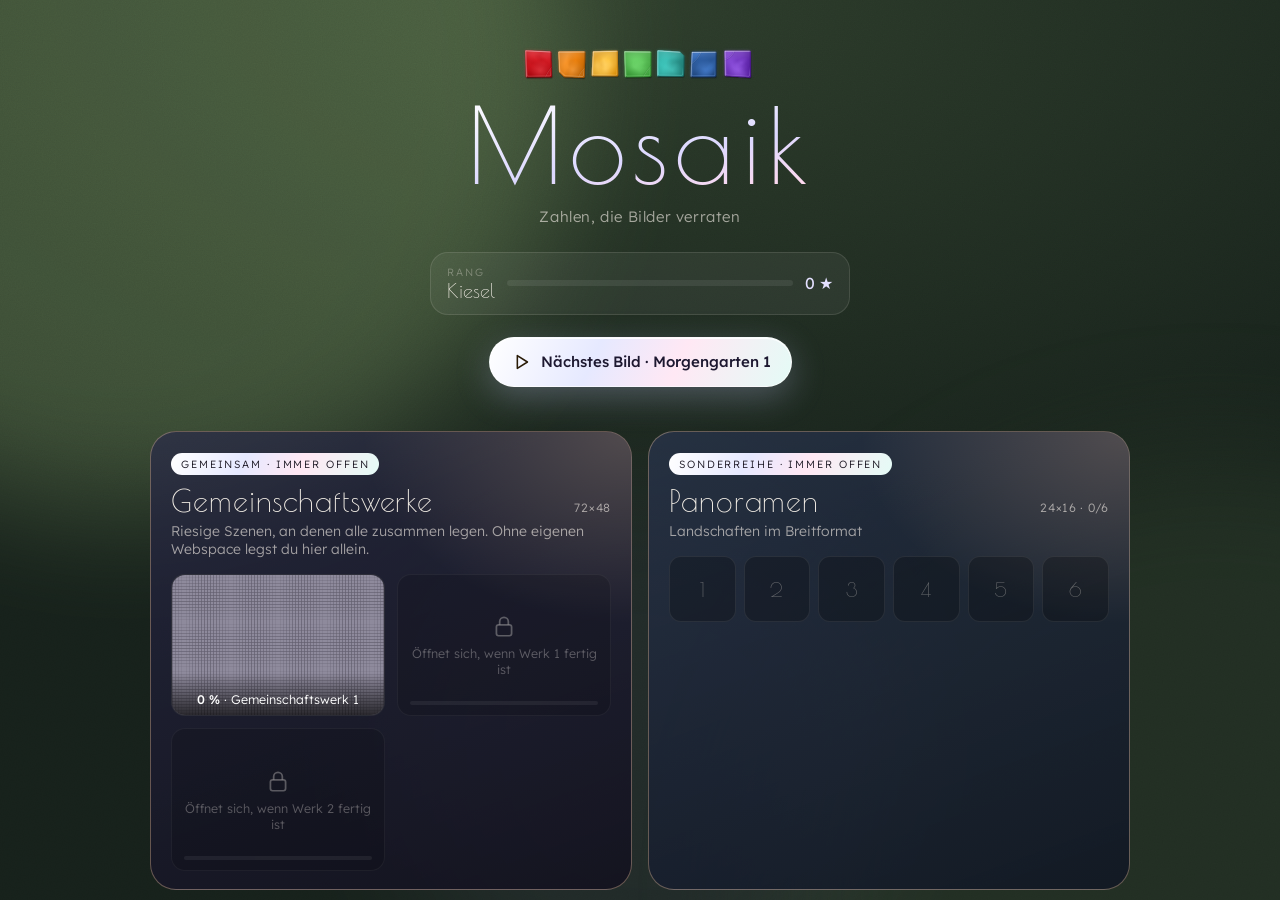
<file: mosaik/index.html>
<!doctype html>
<html lang="de">
<head>
<meta charset="utf-8">
<meta name="viewport" content="width=device-width, initial-scale=1, maximum-scale=1, user-scalable=no, viewport-fit=cover">
<link rel="apple-touch-icon" href="icon.png">
<link rel="icon" href="icon.png">
<!-- Erzeugt von tools/build.js aus src/. Nicht von Hand bearbeiten. -->
<title>Mosaik</title>
<meta name="claude:viewport-fit-sides" content="cover">
<meta name="apple-mobile-web-app-capable" content="yes">
<meta name="mobile-web-app-capable" content="yes">
<meta name="apple-mobile-web-app-status-bar-style" content="black-translucent">
<meta name="apple-mobile-web-app-title" content="Mosaik">
<meta name="theme-color" content="#0f0d17">
<link rel="preconnect" href="https://fonts.googleapis.com">
<link rel="preconnect" href="https://fonts.gstatic.com" crossorigin>
<link rel="stylesheet" href="https://fonts.googleapis.com/css2?family=Poiret+One&family=Lexend:wght@300;400;500;600&display=swap">
<style>/* Layout: ein Bildschirm pro Ansicht; das Brett füllt die Mitte, Werkzeuge unten (quer: rechts). */
:root {
  --deep: #0f0d17;
  --ink: #f3eee6;
  --muted: rgba(243, 238, 230, 0.62);
  --faint: rgba(243, 238, 230, 0.34);
  --line: rgba(243, 238, 230, 0.12);
  --glass: rgba(255, 255, 255, 0.055);
  --glass2: rgba(255, 255, 255, 0.1);
  --gold: #e4e0ff;
  --gold2: #ffffff;
  --pearl: linear-gradient(115deg, #ffffff 0%, #e6e9ff 35%, #ffe8f4 62%, #e4fbf6 100%);
  --rose: #ff8f86;
  --wa: #2c3b2a;
  --wb: #16201a;
  --wc: #b9e08f;
  --display: "Poiret One", "Avenir Next", "Helvetica Neue", sans-serif;
  --ui: "Lexend", -apple-system, BlinkMacSystemFont, "Segoe UI", Roboto, sans-serif;
  color-scheme: dark;
}
* { box-sizing: border-box; -webkit-tap-highlight-color: transparent; }
[hidden] { display: none !important; }
html, body {
  margin: 0; width: 100%; height: 100%; overflow: hidden; background: var(--deep); color: var(--ink);
  font-family: var(--ui); font-weight: 300; -webkit-user-select: none; user-select: none;
  -webkit-touch-callout: none; overscroll-behavior: none; -webkit-text-size-adjust: 100%;
}
button { font: inherit; color: inherit; background: none; border: 0; padding: 0; cursor: pointer; touch-action: manipulation; }
button:focus-visible { outline: 2px solid var(--gold); outline-offset: 3px; }

/* ---------- Hintergrund ---------- */
#bg { position: fixed; inset: 0; overflow: hidden; background: radial-gradient(120% 90% at 50% 0%, var(--wa), var(--wb) 70%); transition: background 1.2s ease; }
.blob { position: absolute; width: 70vmax; height: 70vmax; border-radius: 50%; filter: blur(60px); opacity: 0.22; transition: background 1.4s ease; }
.b1 { background: var(--wc); left: -25vmax; top: -30vmax; animation: drift1 38s ease-in-out infinite alternate; }
.b2 { background: var(--wa); right: -30vmax; bottom: -35vmax; opacity: 0.5; animation: drift2 46s ease-in-out infinite alternate; }
.b3 { background: #c9c2ff; left: 30vw; top: 55vh; width: 40vmax; height: 40vmax; opacity: 0.06; animation: drift1 52s ease-in-out infinite alternate-reverse; }
@keyframes drift1 { to { transform: translate(14vmax, 10vmax) scale(1.15); } }
@keyframes drift2 { to { transform: translate(-12vmax, -8vmax) scale(0.9); } }
.grain { position: absolute; inset: 0; opacity: 0.35; mix-blend-mode: overlay; pointer-events: none;
  background-image: url("data:image/svg+xml;utf8,<svg xmlns='http://www.w3.org/2000/svg' width='160' height='160'><filter id='n'><feTurbulence type='fractalNoise' baseFrequency='.85' numOctaves='2' stitchTiles='stitch'/><feColorMatrix values='0 0 0 0 .5 0 0 0 0 .5 0 0 0 0 .5 0 0 0 .55 0'/></filter><rect width='100%' height='100%' filter='url(%23n)'/></svg>"); }
#glow { position: absolute; inset: 0; opacity: 0; transition: opacity 2s ease, background 1s ease; }

.screen { position: fixed; inset: 0; display: flex; flex-direction: column;
  padding: env(safe-area-inset-top, 0px) max(16px, env(safe-area-inset-right, 0px)) env(safe-area-inset-bottom, 0px) max(16px, env(safe-area-inset-left, 0px)); }
.screen.enter { animation: screenIn .55s cubic-bezier(.2, .8, .2, 1) both; }
@keyframes screenIn { from { opacity: 0; transform: translateY(14px) scale(.985); } }

.ib { width: 48px; height: 48px; border-radius: 16px; flex: none; display: grid; place-items: center;
  background: var(--glass); border: 1px solid var(--line); -webkit-backdrop-filter: blur(12px); backdrop-filter: blur(12px);
  transition: transform .2s cubic-bezier(.3, 1.7, .5, 1), background .2s, opacity .3s; }
.ib:active { transform: scale(.88); background: var(--glass2); }
.ib:disabled { opacity: .25; }
.ib svg, .seg svg, .pill svg { width: 22px; height: 22px; stroke: currentColor; fill: none; stroke-width: 1.7; stroke-linecap: round; stroke-linejoin: round; }

/* ---------- Startseite ---------- */
#home { overflow-y: auto; -webkit-overflow-scrolling: touch; display: block; padding-bottom: calc(env(safe-area-inset-bottom, 0px) + 40px); }
.wrap { max-width: 980px; margin: 0 auto; }
.hero { text-align: center; padding: 46px 0 10px; }
#logoTiles { width: 252px; height: 36px; display: block; margin: 0 auto 14px; }
.hero h1 { font-family: var(--display); font-weight: 400; font-size: clamp(60px, 12vw, 104px); line-height: .95; margin: 0; letter-spacing: .06em;
  background: linear-gradient(170deg, #ffffff 20%, #dcd8ff 55%, #ffd9ee 75%, #d6fff4); -webkit-background-clip: text; background-clip: text; color: transparent; }
.hero .tag { margin: 12px 0 0; color: var(--muted); font-size: 15px; letter-spacing: .04em; }
.rank { margin: 26px auto 0; max-width: 420px; display: grid; grid-template-columns: auto 1fr auto; gap: 12px; align-items: center;
  padding: 12px 16px; border-radius: 18px; background: var(--glass); border: 1px solid var(--line); }
.rank .rn { text-align: left; }
.rank .rn small { display: block; font-size: 10.5px; letter-spacing: .2em; text-transform: uppercase; color: var(--faint); }
.rank .rn b { font-family: var(--display); font-weight: 400; font-size: 20px; }
.rank .bar { height: 6px; border-radius: 6px; background: rgba(255,255,255,.08); overflow: hidden; }
.rank .bar i { display: block; height: 100%; width: 0; border-radius: 6px; background: var(--pearl); transition: width 1s cubic-bezier(.2,.8,.2,1); }
.rank .sc { font-variant-numeric: tabular-nums; color: var(--gold); font-weight: 400; white-space: nowrap; }

#worlds { display: grid; grid-template-columns: repeat(auto-fill, minmax(min(100%, 440px), 1fr)); gap: 16px; margin-top: 34px; }
.world { position: relative; border-radius: 26px; padding: 20px 20px 18px; overflow: hidden; border: 1px solid var(--line);
  background: linear-gradient(160deg, color-mix(in srgb, var(--a) 70%, transparent), color-mix(in srgb, var(--b) 85%, transparent)); }
.world::after { content: ""; position: absolute; inset: 0; pointer-events: none; background: radial-gradient(80% 60% at 100% 0%, color-mix(in srgb, var(--c) 22%, transparent), transparent 70%); }
.world header { display: flex; align-items: baseline; justify-content: space-between; gap: 10px; position: relative; z-index: 1; }
.world h2 { font-family: var(--display); font-weight: 400; font-size: 30px; margin: 0; letter-spacing: .03em; }
.world .meta { font-size: 12px; color: var(--muted); letter-spacing: .06em; white-space: nowrap; font-variant-numeric: tabular-nums; }
.world p { margin: 4px 0 16px; color: var(--muted); font-size: 14px; position: relative; z-index: 1; }
.thumbs { display: grid; grid-template-columns: repeat(6, 1fr); gap: 8px; position: relative; z-index: 1; }
.thumb { aspect-ratio: 1; max-width: 100%; border-radius: 12px; position: relative; overflow: hidden;
  background: rgba(0,0,0,.25); border: 1px solid rgba(255,255,255,.08);
  transition: transform .25s cubic-bezier(.3,1.6,.5,1); }
.thumb:active { transform: scale(.92); }
.thumb canvas { width: 100%; height: 100%; display: block; }
.thumb .q { position: absolute; inset: 0; display: grid; place-items: center; font-family: var(--display); font-size: 20px; color: var(--faint); }
.thumb .pr { position: absolute; left: 6px; right: 6px; bottom: 6px; height: 3px; border-radius: 3px; background: rgba(255,255,255,.12); overflow: hidden; }
.thumb .pr i { display: block; height: 100%; background: var(--c, var(--gold)); }
.thumb .st { position: absolute; right: 4px; top: 3px; font-size: 9px; color: var(--gold2); text-shadow: 0 1px 2px rgba(0,0,0,.6); letter-spacing: -1px; }
.world.locked .thumbs { filter: saturate(.2) brightness(.6); }
.world.locked .lock { position: absolute; inset: 0; z-index: 2; display: grid; place-items: center; text-align: center; padding: 20px;
  background: rgba(10, 8, 16, .45); -webkit-backdrop-filter: blur(3px); backdrop-filter: blur(3px); }
.lock span { font-size: 14px; color: var(--ink); max-width: 260px; line-height: 1.45; }
.lock svg { width: 26px; height: 26px; stroke: var(--gold); fill: none; stroke-width: 1.6; display: block; margin: 0 auto 8px; }
.homeNav { display: flex; flex-wrap: wrap; justify-content: center; gap: 10px; margin: 30px 0 0; }
.pill { display: inline-flex; align-items: center; gap: 9px; padding: 13px 20px; border-radius: 999px; background: var(--glass); border: 1px solid var(--line);
  font-size: 15px; font-weight: 400; transition: transform .2s cubic-bezier(.3,1.7,.5,1), background .2s; }
.pill:active { transform: scale(.94); background: var(--glass2); }
.pill.primary { background: var(--pearl); color: #1d1830; border-color: rgba(255,255,255,.6); font-weight: 500; box-shadow: 0 10px 34px rgba(200, 205, 255, .28), inset 0 1px 0 rgba(255,255,255,.9); }
.continue { display: flex; justify-content: center; margin-top: 22px; }

/* ---------- Spiel ---------- */
.gbar { display: flex; align-items: center; gap: 12px; padding: 12px 0 6px; flex: none; }
.gtitle { flex: 1; min-width: 0; text-align: center; }
.gworld { font-size: 11px; letter-spacing: .24em; text-transform: uppercase; color: var(--muted); white-space: nowrap; overflow: hidden; text-overflow: ellipsis; }
.griddle { font-family: var(--display); font-size: clamp(18px, 2.7vw, 24px); line-height: 1.3; letter-spacing: .015em; margin-top: 4px; text-wrap: balance; }
.gstat { width: 96px; flex: none; display: flex; flex-direction: column; align-items: flex-end; gap: 7px; }
.stars { font-size: 17px; letter-spacing: 2px; color: #fff; white-space: nowrap; text-shadow: 0 0 10px rgba(200,210,255,.7); }
.stars i { font-style: normal; transition: opacity .6s, color .6s; display: inline-block; }
.stars i.off { opacity: .22; color: var(--ink); animation: starLoss .6s ease; }
@keyframes starLoss { 30% { transform: scale(1.5) rotate(-20deg); } }
.lives { display: flex; gap: 5px; height: 10px; }
.lives i { width: 9px; height: 9px; border-radius: 50% 50% 50% 50% / 60% 60% 40% 40%; background: radial-gradient(circle at 35% 30%, #ffffff, #cfd6ff 45%, #8f96d6); box-shadow: 0 0 6px rgba(200,210,255,.6); transition: opacity .5s, transform .5s; }
.lives i.gone { opacity: .18; transform: scale(.7); box-shadow: none; background: rgba(255,255,255,.5); }
#game.broken #board { filter: saturate(.25) brightness(.55); transition: filter 1.2s ease; }
.gprog { width: 96px; height: 4px; border-radius: 4px; background: rgba(255,255,255,.1); overflow: hidden; }
.gprog i { display: block; height: 100%; width: 0; background: var(--pearl); transition: width .4s cubic-bezier(.2,.8,.2,1); }
.gmain { flex: 1; min-height: 0; display: flex; flex-direction: column; }
#boardWrap { flex: 1; min-height: 0; min-width: 0; position: relative; overflow: hidden; touch-action: none; }
#board { position: absolute; display: block; touch-action: none; border-radius: 18px; }
#boardShadow { position: absolute; pointer-events: none; box-shadow: 0 34px 70px -18px rgba(0,0,0,.65), 0 10px 24px rgba(0,0,0,.35); }
.tools { flex: none; display: flex; align-items: center; justify-content: center; gap: 12px; padding: 10px 0 14px; }
.seg { display: flex; padding: 5px; gap: 5px; border-radius: 22px; background: rgba(0,0,0,.28); border: 1px solid var(--line); }
.seg button { display: flex; align-items: center; gap: 9px; height: 54px; padding: 0 22px; border-radius: 17px; font-size: 16px; font-weight: 400; color: var(--muted);
  transition: background .25s, color .25s, transform .2s cubic-bezier(.3,1.7,.5,1); }
.seg button:active { transform: scale(.93); }
.seg button.on { background: var(--ink); color: #1a1622; box-shadow: 0 6px 22px rgba(0,0,0,.35); }
.seg .sw { width: 26px; height: 26px; background: var(--gem-icon) center / contain no-repeat; }
.seg .sx { width: 26px; height: 26px; background: var(--hole-icon) center / contain no-repeat; }
#tHint { position: relative; }
#tHint.spent { opacity: .45; }
#tHint.spent .cnt { background: rgba(255,255,255,.25); color: #fff; }
#tHint .cnt { position: absolute; right: -4px; top: -4px; min-width: 18px; height: 18px; border-radius: 9px; background: var(--pearl); color: #1d1830; font-size: 11px; font-weight: 500; display: none; place-items: center; padding: 0 4px; }
.toast { position: absolute; left: 50%; bottom: 100%; transform: translate(-50%, 8px); width: max-content; max-width: min(520px, 90vw);
  padding: 12px 18px; border-radius: 16px; background: rgba(20, 16, 30, .82); border: 1px solid var(--line); -webkit-backdrop-filter: blur(14px); backdrop-filter: blur(14px);
  font-size: 15px; line-height: 1.45; text-align: center; opacity: 0; pointer-events: none; transition: opacity .35s, transform .35s cubic-bezier(.2,.8,.2,1); z-index: 5; }
.toast.show { opacity: 1; transform: translate(-50%, -6px); }
.toast b { color: var(--gold2); font-weight: 500; }
.toolsWrap { position: relative; flex: none; transition: opacity .6s; }
#game.won .toolsWrap { opacity: 0; pointer-events: none; }

@media (orientation: landscape) and (min-width: 900px) {
  #game .gmain { flex-direction: row; gap: 18px; }
  #game .toolsWrap { width: clamp(230px, 25vw, 320px); display: flex; flex-direction: column; justify-content: center; padding-bottom: 20px; }
  #game .tools { flex-direction: column; padding: 0; }
  #game .seg { width: 100%; }
  #game .seg button { flex: 1; justify-content: center; }
  #game .toast { position: static; transform: translateY(8px); width: auto; max-width: none; margin-bottom: 14px; min-height: 0; }
  #game .toast.show { transform: none; }
}

/* ---------- Gewinnkarte ---------- */
#win { position: absolute; left: 0; right: 0; bottom: 0; display: flex; justify-content: center; pointer-events: none; z-index: 6;
  padding: 0 16px calc(env(safe-area-inset-bottom, 0px) + 18px); }
.card { pointer-events: auto; width: min(560px, 100%); padding: 24px 26px 20px; border-radius: 28px; text-align: center;
  background: rgba(18, 14, 26, .78); border: 1px solid rgba(255,255,255,.14); -webkit-backdrop-filter: blur(22px) saturate(1.3); backdrop-filter: blur(22px) saturate(1.3);
  box-shadow: 0 30px 80px rgba(0,0,0,.5); animation: cardIn .9s cubic-bezier(.16,1,.3,1) both; }
@keyframes cardIn { from { opacity: 0; transform: translateY(60px) scale(.96); } }
.card .kick { font-size: 11px; letter-spacing: .26em; text-transform: uppercase; color: var(--gold); }
.card h3 { font-family: var(--display); font-weight: 400; font-size: clamp(36px, 7vw, 52px); letter-spacing: .03em; margin: 6px 0 6px; line-height: 1.05; text-wrap: balance; }
.card .verse { margin: 0 auto; max-width: 420px; color: var(--muted); font-size: 15.5px; line-height: 1.5; text-wrap: balance; }
.card .bigstars { font-size: 34px; letter-spacing: 8px; margin: 14px 0 4px; color: #fff; text-shadow: 0 0 18px rgba(200,210,255,.8), 0 0 4px rgba(255,220,240,.6); }
.card .bigstars i { font-style: normal; display: inline-block; opacity: 0; transform: scale(.2) rotate(-40deg); }
.card .bigstars i.in { animation: starIn .6s cubic-bezier(.3,1.8,.5,1) forwards; }
.card .bigstars i.dim { color: rgba(255,255,255,.18); }
@keyframes starIn { to { opacity: 1; transform: none; } }
.card .facts { display: flex; justify-content: center; gap: 18px; font-size: 13px; color: var(--faint); font-variant-numeric: tabular-nums; margin-bottom: 18px; }
.card .row { display: flex; gap: 10px; justify-content: center; flex-wrap: wrap; }
.rankup { margin: 0 0 14px; padding: 9px 14px; border-radius: 14px; background: rgba(228, 224, 255, .1); color: var(--gold2); font-size: 14px; }

@media (orientation: landscape) and (min-width: 900px) {
  #win { left: auto; top: 0; align-items: center; width: clamp(320px, 38vw, 480px); padding: 0 max(16px, env(safe-area-inset-right, 0px)) 0 0; }
}

/* ---------- Galerie ---------- */
#gallery { overflow-y: auto; display: block; }
.ghead { display: flex; align-items: center; gap: 14px; padding: 16px 0 10px; position: sticky; top: 0; z-index: 2; }
.ghead h2 { font-family: var(--display); font-weight: 400; font-size: 32px; margin: 0; }
.ghead span { color: var(--muted); font-size: 14px; margin-left: auto; font-variant-numeric: tabular-nums; }
.gsec h3 { font-size: 11px; letter-spacing: .24em; text-transform: uppercase; color: var(--muted); font-weight: 400; margin: 24px 0 12px; }
.ggrid { display: grid; grid-template-columns: repeat(auto-fill, minmax(150px, 1fr)); gap: 16px; }
.frame { padding: 10px; border-radius: 6px; background: linear-gradient(145deg, #3a3040, #1e1824); box-shadow: 0 12px 30px rgba(0,0,0,.45), inset 0 1px 0 rgba(255,255,255,.1); text-align: left; }
.frame canvas { width: 100%; aspect-ratio: 1; display: block; border-radius: 2px; }
.frame .cap { font-family: var(--display); font-size: 15px; margin: 9px 2px 0; }
.frame.empty { background: rgba(255,255,255,.03); box-shadow: none; border: 1px dashed var(--line); }
.frame.empty .ph { aspect-ratio: 1; display: grid; place-items: center; color: var(--faint); font-family: var(--display); font-size: 28px; }
.frame.empty .cap { color: var(--faint); }

/* ---------- Bögen (Einstellungen, Regeln, Ansicht) ---------- */
#sheet { position: fixed; inset: 0; z-index: 20; display: grid; place-items: center; padding: 20px; background: rgba(6, 4, 10, .55);
  -webkit-backdrop-filter: blur(6px); backdrop-filter: blur(6px); animation: fade .3s ease both; }
@keyframes fade { from { opacity: 0; } }
.sheet { width: min(560px, 100%); max-height: calc(100% - 20px); overflow-y: auto; border-radius: 28px; padding: 26px 26px 22px;
  background: rgba(24, 20, 34, .92); border: 1px solid rgba(255,255,255,.12); box-shadow: 0 30px 80px rgba(0,0,0,.5); animation: cardIn .6s cubic-bezier(.16,1,.3,1) both; }
.sheet h2 { font-family: var(--display); font-weight: 400; font-size: 30px; margin: 0 0 14px; }
.sheet p { color: var(--muted); line-height: 1.55; font-size: 15.5px; margin: 0 0 12px; }
.sheet p b { color: var(--ink); font-weight: 500; }
.sheet .acts { display: flex; gap: 10px; justify-content: flex-end; margin-top: 18px; flex-wrap: wrap; }
.opt { display: flex; align-items: center; gap: 14px; padding: 14px 0; border-top: 1px solid var(--line); }
.opt:first-of-type { border-top: 0; }
.opt .tx { flex: 1; min-width: 0; }
.opt .tx b { display: block; font-weight: 400; font-size: 16px; }
.opt .tx small { color: var(--muted); font-size: 13px; line-height: 1.4; display: block; margin-top: 2px; }
.tog { width: 54px; height: 32px; border-radius: 16px; background: rgba(255,255,255,.14); position: relative; flex: none; transition: background .25s; }
.tog::after { content: ""; position: absolute; left: 3px; top: 3px; width: 26px; height: 26px; border-radius: 50%; background: #fff; transition: transform .3s cubic-bezier(.3,1.5,.5,1); box-shadow: 0 2px 6px rgba(0,0,0,.3); }
.tog.on { background: #b9b2ff; }
.tog.on::after { transform: translateX(22px); }
.modes { display: grid; grid-template-columns: 1fr 1fr; gap: 10px; margin: 4px 0 8px; }
.mode { text-align: left; padding: 14px; border-radius: 18px; border: 1px solid var(--line); background: var(--glass); }
.mode b { display: block; font-weight: 500; margin-bottom: 4px; }
.mode small { color: var(--muted); font-size: 13px; line-height: 1.4; }
.mode.on { border-color: rgba(228,224,255,.7); background: rgba(228, 224, 255, .1); }
.demo { display: block; margin: 6px auto 14px; width: 230px; height: 230px; max-width: 100%; }
.view canvas { width: 100%; max-width: 440px; aspect-ratio: 1; display: block; margin: 0 auto 16px; border-radius: 6px; box-shadow: 0 20px 50px rgba(0,0,0,.5); }
.view { text-align: center; }
.view p { text-wrap: balance; }
.danger { color: var(--rose); }
.atabs { display: flex; gap: 6px; padding: 5px; border-radius: 18px; background: rgba(0,0,0,.25); border: 1px solid var(--line); margin: 6px 0 16px; }
.atabs button { flex: 1; height: 44px; border-radius: 13px; color: var(--muted); font-size: 15px; transition: background .2s, color .2s; }
.atabs button.on { background: var(--ink); color: #1a1622; }
.fld { display: block; font-size: 13px; letter-spacing: .04em; color: var(--muted); margin-bottom: 12px; }
.fld input { display: block; width: 100%; margin-top: 6px; height: 50px; padding: 0 16px; border-radius: 14px; border: 1px solid var(--line); background: rgba(255,255,255,.06); color: var(--ink); font: 400 17px var(--ui); outline: none; -webkit-user-select: text; user-select: text; }
.fld input:focus { border-color: rgba(228,224,255,.7); background: rgba(255,255,255,.09); }
.chk { display: flex; gap: 10px; align-items: center; font-size: 14px; color: var(--muted); margin: 4px 0 8px; }
.chk input { width: 20px; height: 20px; accent-color: #b9b2ff; }
.aErr { min-height: 20px; color: var(--rose); font-size: 14px; margin: 4px 0 0; }
.aMsg { color: var(--rose) !important; }

#fx { position: fixed; left: 0; top: 0; pointer-events: none; z-index: 15; }

@media (max-width: 520px) {
  .seg button { padding: 0 16px; font-size: 15px; }
  .gstat { width: 72px; } .gprog { width: 72px; }
  .stars { font-size: 14px; }
  .ib { width: 44px; height: 44px; }
}
@media (prefers-reduced-motion: reduce) {
  .blob { animation: none; }
  .screen.enter, .card, .sheet { animation-duration: .01s; }
}

/* Bestenliste */
.lbwrap { margin: 0 auto 16px; max-width: 380px; text-align: left; }
.lbwrap:empty { display: none; }
.lbh { font-size: 11px; letter-spacing: .24em; text-transform: uppercase; color: var(--muted); text-align: center; margin-bottom: 8px; }
.lbw { text-align: center; color: var(--faint); font-size: 13px; margin: 0; }
.lb { list-style: none; margin: 0; padding: 4px; border-radius: 16px; background: rgba(255,255,255,.04); border: 1px solid var(--line); }
.lb li { display: grid; grid-template-columns: 2.2em 1fr auto 3.6em; gap: 10px; align-items: center; padding: 7px 10px; border-radius: 11px; font-size: 14px; font-variant-numeric: tabular-nums; }
.lb li.me { background: rgba(228,224,255,.12); }
.lb .lbr { color: var(--faint); }
.lb .lbn { min-width: 0; overflow: hidden; text-overflow: ellipsis; white-space: nowrap; }
.lb .lbs { color: #fff; font-size: 12px; letter-spacing: 1px; }
.lb .lbs i { font-style: normal; opacity: .22; }
.lb .lbt { text-align: right; color: var(--muted); }

/* Bestenliste-Seite */
#scores { overflow-y: auto; display: block; }
.sctabs { display: flex; gap: 6px; overflow-x: auto; padding: 4px 0 14px; scrollbar-width: none; -webkit-overflow-scrolling: touch; }
.sctabs::-webkit-scrollbar { display: none; }
.sctabs button { flex: none; height: 40px; padding: 0 16px; border-radius: 999px; border: 1px solid var(--line); background: var(--glass); color: var(--muted); font-size: 14px; white-space: nowrap; }
.sctabs button.on { background: var(--ink); color: #1a1622; border-color: transparent; }
.lb.big { max-width: 640px; margin: 4px auto 0; }
.lb.big li { grid-template-columns: 2.4em 1fr auto 5em; font-size: 16px; padding: 11px 14px; }
.lb .lbx { color: var(--faint); font-size: 13px; white-space: nowrap; }
.lb .lbp { text-align: right; font-weight: 400; color: #fff; }
.lbnote { text-align: center; color: var(--faint); font-size: 14px; margin: 14px 0 0; }
.howto { max-width: 640px; margin: 26px auto 30px; padding: 18px 20px; border-radius: 18px; background: rgba(255,255,255,.035); border: 1px solid var(--line); }
.howto h3 { font-family: var(--display); font-weight: 400; font-size: 22px; margin: 0 0 8px; letter-spacing: .02em; }
.howto p { color: var(--muted); font-size: 14.5px; line-height: 1.55; margin: 0 0 6px; }
.scgrid { display: grid; grid-template-columns: repeat(auto-fill, minmax(min(100%, 300px), 1fr)); gap: 14px; padding-bottom: 30px; }
.sccard { padding: 14px; border-radius: 20px; background: rgba(255,255,255,.035); border: 1px solid var(--line); min-width: 0; }
.schead { display: flex; gap: 12px; align-items: center; margin-bottom: 10px; }
.schead canvas, .scq { width: 52px; height: 52px; border-radius: 8px; flex: none; }
.scq { display: grid; place-items: center; background: rgba(0,0,0,.3); color: var(--faint); font-family: var(--display); font-size: 22px; }
.schead b { display: block; font-family: var(--display); font-weight: 400; font-size: 19px; letter-spacing: .02em; }
.schead small { color: var(--faint); font-size: 12.5px; }
.card .facts .pts { color: #fff; }

/* Sonderreihe */
.world.special { border-color: rgba(255, 210, 170, .35); }
.world .badge { position: relative; z-index: 1; display: inline-block; margin-bottom: 8px; padding: 4px 10px; border-radius: 999px; font-size: 10.5px; letter-spacing: .18em; text-transform: uppercase; color: #1a1622; background: var(--pearl); }

/* Gemeinschaftswerke */
#mini { position: absolute; left: 10px; bottom: 10px; z-index: 3; border-radius: 10px; border: 1px solid rgba(255,255,255,.25); box-shadow: 0 10px 30px rgba(0,0,0,.5); touch-action: none; cursor: pointer; background: #15111c; }
#zoomBox { position: absolute; right: 10px; bottom: 10px; z-index: 3; display: flex; flex-direction: column; gap: 8px; }
#zoomBox[hidden] { display: none !important; }
.coopw .cthumbs { display: grid; grid-template-columns: repeat(auto-fill, minmax(min(100%, 210px), 1fr)); gap: 12px; position: relative; z-index: 1; }
.cthumb { position: relative; aspect-ratio: 3 / 2; border-radius: 14px; overflow: hidden; background: rgba(0,0,0,.28); border: 1px solid rgba(255,255,255,.1); display: flex; flex-direction: column; align-items: center; justify-content: center; gap: 6px; padding: 10px; transition: transform .25s cubic-bezier(.3,1.6,.5,1); max-width: 100%; }
.cthumb:active { transform: scale(.96); }
.cthumb canvas { position: absolute; inset: 0; width: 100%; height: 100%; object-fit: cover; }
.cthumb .cnum { font-family: var(--ui); font-weight: 300; font-size: 28px; color: #fff; font-variant-numeric: tabular-nums; }
.cthumb .cnum svg { width: 26px; height: 26px; stroke: var(--muted); fill: none; stroke-width: 1.6; display: block; }
.cthumb .ccap { position: relative; font-size: 12.5px; color: var(--muted); text-align: center; line-height: 1.3; }
.cthumb canvas + .ccap { position: absolute; left: 0; right: 0; bottom: 0; padding: 18px 8px 8px; color: #fff; background: linear-gradient(transparent, rgba(0,0,0,.65)); }
.cthumb .pr { position: absolute; left: 12px; right: 12px; bottom: 10px; height: 4px; border-radius: 4px; background: rgba(255,255,255,.12); overflow: hidden; }
.cthumb .pr i { display: block; height: 100%; background: var(--pearl); }
.cthumb.locked { opacity: .5; }
#game.coopgame #tHint .cnt { display: none !important; }
.lb.credits li { grid-template-columns: 2.2em 1fr auto; }
.lb.credits .lbs { display: none; }
.lb.credits .lbt { white-space: nowrap; }

/* Schieben im Gemeinschaftswerk */
#edgeArrows[hidden] { display: none !important; }
.arr { position: absolute; z-index: 3; width: 44px; height: 44px; border-radius: 50%; display: grid; place-items: center; background: rgba(16,12,24,.55); border: 1px solid rgba(255,255,255,.18); -webkit-backdrop-filter: blur(8px); backdrop-filter: blur(8px); color: #fff; transition: transform .2s cubic-bezier(.3,1.7,.5,1), background .2s; }
.arr:active { transform: scale(.88); background: rgba(255,255,255,.18); }
.arr svg { width: 22px; height: 22px; stroke: currentColor; fill: none; stroke-width: 2; stroke-linecap: round; stroke-linejoin: round; }
.arr.up { top: 8px; left: 50%; margin-left: -22px; }
.arr.down { bottom: 8px; left: 50%; margin-left: -22px; }
.arr.left { left: 8px; top: 50%; margin-top: -22px; }
.arr.right { right: 8px; top: 50%; margin-top: -22px; }
#zoomBox { bottom: 64px; }
.seg #tMove svg { width: 20px; height: 20px; stroke: currentColor; fill: none; stroke-width: 1.6; stroke-linecap: round; stroke-linejoin: round; }
/* Tabelle der Gemeinschaftswerke */
.ctab { width: 100%; max-width: 440px; margin: 0 auto 16px; border-collapse: collapse; font-size: 14px; font-variant-numeric: tabular-nums; text-align: left; }
.ctab th { font-weight: 400; font-size: 11px; letter-spacing: .14em; text-transform: uppercase; color: var(--faint); padding: 0 10px 6px; text-align: right; }
.ctab td { padding: 8px 10px; border-top: 1px solid var(--line); text-align: right; vertical-align: top; }
.ctab td:first-child { text-align: left; }
.ctab tr.me td { background: rgba(228,224,255,.08); }
.ctab b { font-weight: 400; color: #fff; margin-right: 6px; }
.ctab .tag { display: inline-block; margin: 2px 4px 0 0; padding: 2px 8px; border-radius: 999px; font-size: 10.5px; letter-spacing: .06em; color: #1d1830; background: var(--pearl); white-space: nowrap; }

#miniTog { position: absolute; left: 6px; z-index: 4; width: 32px; height: 32px; border-radius: 50%; display: grid; place-items: center; background: rgba(16,12,24,.75); border: 1px solid rgba(255,255,255,.25); color: #fff; transform: rotate(180deg); transition: transform .3s; }
#miniTog.folded { transform: none; }
#miniTog[hidden] { display: none !important; }
#miniTog svg { width: 18px; height: 18px; stroke: currentColor; fill: none; stroke-width: 2; stroke-linecap: round; stroke-linejoin: round; }
.cthumb.live { padding: 0; }
.cthumb .cprev { position: absolute; inset: 0; width: 100%; height: 100%; }
.cthumb.live .ccap { position: absolute; left: 0; right: 0; bottom: 0; padding: 18px 8px 8px; color: #fff; background: linear-gradient(transparent, rgba(0,0,0,.7)); }
.cthumb.live .ccap b { font-weight: 500; }

.ver { text-align: center; color: var(--faint); font-size: 12px; margin: 22px 0 0; font-variant-numeric: tabular-nums; }
</style>
</head>
<body>
<div id="bg"><div id="glow"></div><i class="blob b1"></i><i class="blob b2"></i><i class="blob b3"></i><div class="grain"></div></div>

<main id="home" class="screen">
  <div class="wrap">
    <header class="hero">
      <canvas id="logoTiles" width="504" height="72"></canvas>
      <h1>Mosaik</h1>
      <p class="tag">Zahlen, die Bilder verraten</p>
      <div class="rank">
        <div class="rn"><small>Rang</small><b id="rankName">Kiesel</b></div>
        <div class="bar"><i id="rankBar"></i></div>
        <div class="sc" id="starCount">0 ★</div>
      </div>
      <div class="continue" id="continueWrap"></div>
    </header>
    <section id="worlds"></section>
    <nav class="homeNav">
      <button class="pill" id="btnGallery"><svg viewBox="0 0 24 24"><rect x="3" y="4" width="18" height="16" rx="2"/><path d="M3 16l5-5 4 4 3-3 6 6"/><circle cx="15.5" cy="8.5" r="1.5"/></svg>Galerie</button>
      <button class="pill" id="btnScores"><svg viewBox="0 0 24 24"><path d="M8 21h8M12 17v4M7 4h10v5a5 5 0 0 1-10 0z"/><path d="M17 5h3v2a3 3 0 0 1-3 3M7 5H4v2a3 3 0 0 0 3 3"/></svg>Bestenliste</button>
      <button class="pill" id="btnHelp"><svg viewBox="0 0 24 24"><circle cx="12" cy="12" r="9"/><path d="M9.5 9.5a2.5 2.5 0 1 1 3.5 2.3c-.6.3-1 .8-1 1.5v.7"/><circle cx="12" cy="17" r=".6"/></svg>Spielregeln</button>
      <button class="pill" id="btnAccount" hidden><svg viewBox="0 0 24 24"><circle cx="12" cy="8" r="4"/><path d="M4 21c1.5-4 4.5-6 8-6s6.5 2 8 6"/></svg><span>Anmelden</span></button>
      <button class="pill" id="btnSettings"><svg viewBox="0 0 24 24"><path d="M4 7h10M18 7h2M4 17h4M12 17h8"/><circle cx="16" cy="7" r="2"/><circle cx="10" cy="17" r="2"/></svg>Einstellungen</button>
    </nav>
    <p class="ver" id="ver"></p>
  </div>
</main>

<main id="game" class="screen" hidden>
  <header class="gbar">
    <button class="ib" id="gBack" aria-label="Zurück zur Übersicht"><svg viewBox="0 0 24 24"><path d="M15 5l-7 7 7 7"/></svg></button>
    <div class="gtitle"><div class="gworld" id="gWorld"></div><div class="griddle" id="gRiddle"></div></div>
    <div class="gstat"><div class="stars" id="gStars"></div><div class="lives" id="gLives" role="img"></div><div class="gprog"><i id="gProg"></i></div></div>
  </header>
  <div class="gmain">
    <div id="boardWrap"><div id="boardShadow"></div><canvas id="board"></canvas>
      <canvas id="mini" hidden aria-label="Übersichtskarte"></canvas>
      <button id="miniTog" hidden aria-label="Karte einklappen"><svg viewBox="0 0 24 24"><path d="M6 15l6-6 6 6"/></svg></button>
      <div id="edgeArrows" hidden><button id="aUp" class="arr up" aria-label="Nach oben"><svg viewBox="0 0 24 24"><path d="M6 15l6-6 6 6"/></svg></button><button id="aDown" class="arr down" aria-label="Nach unten"><svg viewBox="0 0 24 24"><path d="M6 9l6 6 6-6"/></svg></button><button id="aLeft" class="arr left" aria-label="Nach links"><svg viewBox="0 0 24 24"><path d="M15 6l-6 6 6 6"/></svg></button><button id="aRight" class="arr right" aria-label="Nach rechts"><svg viewBox="0 0 24 24"><path d="M9 6l6 6-6 6"/></svg></button></div>
      <div id="zoomBox" hidden><button class="ib" id="zIn" aria-label="Näher heran"><svg viewBox="0 0 24 24"><path d="M12 5v14M5 12h14"/></svg></button><button class="ib" id="zOut" aria-label="Weiter weg"><svg viewBox="0 0 24 24"><path d="M5 12h14"/></svg></button><button class="ib" id="zAll" aria-label="Ganzes Bild"><svg viewBox="0 0 24 24"><path d="M4 9V4h5M20 9V4h-5M4 15v5h5M20 15v5h-5"/></svg></button></div>
    </div>
    <div class="toolsWrap">
      <div class="toast" id="toast"></div>
      <footer class="tools">
        <button class="ib" id="tUndo" aria-label="Rückgängig"><svg viewBox="0 0 24 24"><path d="M9 14L4 9l5-5"/><path d="M4 9h10a6 6 0 0 1 0 12h-3"/></svg></button>
        <div class="seg" role="radiogroup" aria-label="Werkzeug">
          <button id="tFill" class="on" role="radio" aria-checked="true"><span class="sw"></span>Füllen</button>
          <button id="tMark" role="radio" aria-checked="false"><span class="sx"></span>Leer</button>
          <button id="tMove" role="radio" aria-checked="false" hidden><svg viewBox="0 0 24 24"><path d="M8 13V5.5a1.5 1.5 0 0 1 3 0V12"/><path d="M11 11.5V4a1.5 1.5 0 0 1 3 0v8"/><path d="M14 11V6a1.5 1.5 0 0 1 3 0v7"/><path d="M17 12.5a1.5 1.5 0 0 1 3 0V15a7 7 0 0 1-7 7h-1a7 7 0 0 1-5.5-2.7L4 16.5a1.6 1.6 0 0 1 2.5-2L8 16"/></svg>Schieben</button>
        </div>
        <button class="ib" id="tHint" aria-label="Tipp"><svg viewBox="0 0 24 24"><path d="M9 18h6M10 21h4"/><path d="M12 3a6 6 0 0 0-3.5 10.9c.6.5 1 1.2 1 2.1h5c0-.9.4-1.6 1-2.1A6 6 0 0 0 12 3z"/></svg><span class="cnt" id="hintCnt"></span></button>
      </footer>
    </div>
  </div>
  <section id="win" hidden></section>
</main>

<main id="gallery" class="screen" hidden>
  <div class="wrap">
    <header class="ghead">
      <button class="ib" id="galBack" aria-label="Zurück"><svg viewBox="0 0 24 24"><path d="M15 5l-7 7 7 7"/></svg></button>
      <h2>Galerie</h2><span id="galCount"></span>
    </header>
    <div id="galBody"></div>
  </div>
</main>

<main id="scores" class="screen" hidden>
  <div class="wrap">
    <header class="ghead">
      <button class="ib" id="scBack" aria-label="Zurück"><svg viewBox="0 0 24 24"><path d="M15 5l-7 7 7 7"/></svg></button>
      <h2>Bestenliste</h2>
    </header>
    <nav class="sctabs" id="scTabs" aria-label="Bereich"></nav>
    <div id="scBody"></div>
  </div>
</main>

<div id="sheet" hidden></div>
<canvas id="fx"></canvas>
<script>/* Mosaik – Welten und Bilder.
   art: eine Zeile pro Reihe.
     '.'          leerer Hintergrund (Farbverlauf aus bg)
     Großbuchstabe/Ziffer  gefülltes Feld (gehört zum Bild)
     Kleinbuchstabe        leeres Feld, aber eigens gefärbt (Sterne, Schimmer, Wellen)
   pal: Farbe je Zeichen. */
window.MOSAIK_WORLDS = [
{
  id: "garten", name: "Morgengarten", sub: "Tau auf den Blättern",
  diff: { texture: 0.15, pair: false, remove: 0.28, ramp: 0.02 },
  mood: ["#2c3b2a", "#16201a", "#b9e08f"],
  music: { root: 60, scale: [0, 2, 4, 7, 9] },
  pics: [
    { id: "pilz", title: "Fliegenpilz", riddle: "Rot mit weißen Tupfen – hübsch, aber bitte nicht naschen.",
      verse: "Über Nacht gewachsen, im Moos zwischen zwei Wurzeln.",
      bg: ["#ffe7c9", "#bfe6c4"],
      pal: { R: "#e1333c", H: "#ff6f6a", W: "#fff6ea", D: "#9d1f2b", S: "#f7ead2", T: "#d6bf98", G: "#5aae57" },
      art: [
        "..........",
        "...RRRR...",
        "..RWWRRR..",
        ".RHWWRRWR.",
        ".RHRRRRRR.",
        "RRWRRRRWWR",
        ".DDDDDDDD.",
        "...SSSS...",
        "...SSST...",
        ".GGSSSTGG.",
      ] },
    { id: "erdbeere", title: "Walderdbeere", riddle: "Sie trägt ihre Kerne außen, wie Sommersprossen.",
      verse: "Die süßeste wächst immer dort, wo man sich bücken muss.",
      bg: ["#fff3e2", "#ffd3d6"],
      pal: { R: "#e8364a", P: "#ff8790", Y: "#ffe28c", G: "#43a752", L: "#2c6e3b" },
      art: [
        ".....L....",
        "..GGGLGG..",
        ".GGRGGRGG.",
        ".RRRGGRRR.",
        "RPYRRRRYRR",
        "RPRRYRRRRR",
        ".RYRRRRYR.",
        ".RRRYRRRR.",
        "..RRRRYR..",
        "...RRRR...",
      ] },
    { id: "kaefer", title: "Marienkäfer", riddle: "Sieben Punkte auf dem Mantel, und trotzdem nie verkleidet.",
      verse: "Er landet auf dem Handrücken und bringt das Glück gleich mit.",
      bg: ["#e5f6c0", "#86cd7f"],
      pal: { R: "#e3342f", H: "#ff8d7e", K: "#1d1a24", W: "#ffffff" },
      art: [
        "..K....K..",
        "...K..K...",
        "...KKKK...",
        "..KWKKWK..",
        ".RRRKKRRR.",
        "RHKRKKRKRR",
        "RHRRKKRRRR",
        "RKKRKKRKKR",
        ".RRRKKRRR.",
        "..RRKKRR..",
      ] },
    { id: "tulpe", title: "Tulpe", riddle: "Ein Kelch, der sich abends schließt, als hätte er ein Geheimnis.",
      verse: "Im April steht sie da wie ein Ausrufezeichen.",
      bg: ["#fdf0ff", "#cfe9ff"],
      pal: { P: "#ff5e93", D: "#d42f6c", H: "#ffb1cb", S: "#3f8f45", L: "#6cc26a" },
      art: [
        "..........",
        "..H..D..D.",
        "..HP.DD.D.",
        "..HPPDDDD.",
        "..PPPDDDD.",
        "...PPDDD..",
        "....SS....",
        "LL..SS..LL",
        ".LL.SS.LL.",
        "..LLSSLL..",
      ] },
    { id: "igel", title: "Igel", riddle: "Er trägt hundert Nadeln und näht doch keinen Faden.",
      verse: "Abends raschelt es im Laub, dann schnuppert er am Gartentor.",
      bg: ["#ffeccb", "#f3b989"],
      pal: { S: "#5f412d", D: "#9b744e", F: "#f4dbb4", E: "#1b1b1b", N: "#1b1b1b", A: "#c39a74", G: "#79bd63" },
      art: [
        "..........",
        "....S.S.S.",
        "...SSSSSSS",
        "..FSDSSDSS",
        ".FFFSSDSSS",
        "FEFFFSSSDS",
        "NFFFFFSSSS",
        ".FFFFFFSS.",
        "..A..A.A..",
        "GGGGGGGGGG",
      ] },
    { id: "schnecke", title: "Weinbergschnecke", riddle: "Sie trägt ihr Haus spazieren und hat es nie eilig.",
      verse: "Nach dem Regen glänzt ihre Spur wie ein Silberfaden.",
      bg: ["#e6f4ff", "#bfe4d5"],
      pal: { S: "#7a3e1d", O: "#f0a640", B: "#cfe08a", E: "#2b2b2b", K: "#4b5c2a" },
      art: [
        "..........",
        ".....SSSS.",
        "K.K.SOOOOS",
        ".K.KSOSSOS",
        ".BBBSOSOOS",
        ".BEBSOSSOS",
        ".BBBSOOOOS",
        ".BBBBSSSSB",
        "..BBBBBBBB",
        "..........",
      ] },
  ],
},
{
  id: "meer", name: "Gezeitenmeer", sub: "Was die Wellen bringen",
  diff: { texture: 0.06, pair: false, remove: 0.4, ramp: 0.02 },
  mood: ["#13324a", "#0a1a2a", "#7fd8e8"],
  music: { root: 62, scale: [0, 2, 4, 7, 9] },
  pics: [
    { id: "qualle", title: "Leuchtqualle", riddle: "Sie hat kein Herz und kein Hirn – und leuchtet trotzdem.",
      verse: "Ein Lampion, der durch die Tiefe treibt.",
      bg: ["#1c4f7a", "#0b1d3d"],
      pal: { P: "#ff7ad0", H: "#ffd3f1", V: "#b06cff", D: "#8a5cf0", T: "#ffb3ec", U: "#c7a0ff", o: "#5fa8d8" },
      art: [
        "..o.........",
        "....PPPP..o.",
        "..PPHHPPPP..",
        ".PPHHPPPPPP.",
        ".PHPPPPPPVP.",
        "PPPPPPPPPVVP",
        "DVDVDVDVDVDV",
        ".T.UT..TU.T.",
        "..TU..T.U.T.",
        ".T..U.T..UT.",
        "..T.U..T.U..",
        ".T...U.T..U.",
      ] },
    { id: "kugelfisch", title: "Kugelfisch", riddle: "Erschreckt man ihn, wird er rund wie ein Ball.",
      verse: "Er hat sich nur aufgeplustert, eigentlich ist er schüchtern.",
      bg: ["#7fe3d6", "#2a8bb0"],
      pal: { Y: "#ffd25e", O: "#f2a03d", L: "#fff2c4", K: "#c46a24", W: "#ffffff", E: "#1b1b2b", F: "#ff9f5a", T: "#ff8a4c", M: "#e0566b", o: "#bff4ff" },
      art: [
        "o...........",
        "...K..K..K..",
        "..K.YYYYY.K.",
        "...YYYYYYY..",
        ".KYWWYYYYYY.",
        "..YWEYYYYOYT",
        "KMYYYYYFYOTT",
        "..LYYYYFFOYT",
        ".KLLLYYYYYY.",
        "...LLLLLYY..",
        "..K.LLLLY.K.",
        "....K..K...o",
      ] },
    { id: "seepferd", title: "Seepferdchen", riddle: "Ein Pferd ohne Hufe, das am Seegras ankert.",
      verse: "Bei ihnen trägt der Vater die Kinder aus.",
      bg: ["#a6efe2", "#2f86ad"],
      pal: { A: "#ff8a5c", B: "#ffd09e", S: "#ff5e5b", E: "#2b1a2e", F: "#7fe0d0", o: "#d8fbff", g: "#5cc28f" },
      art: [
        ".....SS.....",
        "....SAAS..o.",
        ".AAAAEAA....",
        "....AAAAF...",
        ".....BAAFF..",
        "....BBAAAF..",
        "o...BBAAA...",
        "....BBAAA...",
        ".....BAA....",
        "......AA.AA.",
        "g.....AA..A.",
        "g.g....AAA.g",
      ] },
    { id: "krake", title: "Krake", riddle: "Acht Arme, drei Herzen und blaues Blut.",
      verse: "Sie öffnet Schraubgläser, wenn ihr langweilig ist.",
      bg: ["#3a7bb0", "#10284a"],
      pal: { V: "#a35cd6", H: "#d9a2ff", W: "#ffffff", E: "#1a1030", L: "#f2c7ff", o: "#7fb8e0" },
      art: [
        "....VVVV....",
        "...VHHVVV.o.",
        "..VHVVVVVV..",
        "..VVVVVVVV..",
        "..VWEVVWEV..",
        "..VVVVVVVV..",
        ".VVVVVVVVVV.",
        "VV.LV.VL.VVV",
        "V..V..V..V.V",
        "VV.VV.VV.V.V",
        ".V..V..V.VV.",
        ".VV..VV.....",
      ] },
    { id: "schildkroete", title: "Meeresschildkröte", riddle: "Sie war schon alt, als die Dinosaurier noch jung waren.",
      verse: "Sie findet nach dreißig Jahren den Strand ihrer Geburt wieder.",
      bg: ["#7ad3e6", "#1c6a9a"],
      pal: { S: "#5aa86a", D: "#2f6b4c", F: "#9fd9a8", H: "#9fd9a8", T: "#9fd9a8", E: "#1d3328", o: "#c9f3ff" },
      art: [
        ".....HH.....",
        "....HEEH....",
        ".FF.SSSS.FF.",
        "FFFSDSSDSFFF",
        "FF.SSDDSS.FF",
        "..SDSSSSDS..",
        "..SSDSSDSS..",
        "..SDSDDSDS..",
        "...SSDDSS...",
        ".FF.SSSS.FF.",
        "FF...TT...FF",
        "o.....T....o",
      ] },
    { id: "wal", title: "Buckelwal", riddle: "Der größte Sänger der Welt hat kein einziges Stimmband.",
      verse: "Sein Lied reist hunderte Kilometer durch das Wasser.",
      bg: ["#ffd8a8", "#5fb0d2"],
      pal: { B: "#3b6fb6", L: "#bcd8f0", E: "#ffffff", W: "#d6f6ff", M: "#27508a", w: "#8fd0ea" },
      art: [
        "............",
        "..W.W.W.....",
        "...WWW...B.B",
        "....W....BBB",
        "..BBBBB...B.",
        ".BBBBBBBB.B.",
        "BEBBBBBBBBB.",
        "BBBBBBBBBBB.",
        "MLLBBBBBBB..",
        ".LLLLLLBB...",
        "..LLLLL...w.",
        "w..w....w..w",
      ] },
  ],
},
{
  id: "nacht", name: "Mondnacht", sub: "Wenn die Laternen angehen",
  diff: { texture: 0.06, pair: true, remove: 0.5, ramp: 0.02, maxPairs: 6 },
  mood: ["#251c4a", "#110c24", "#c8b6ff"],
  music: { root: 57, scale: [0, 3, 5, 7, 10] },
  pics: [
    { id: "eule", title: "Waldkauz", riddle: "Er dreht den Kopf fast ganz herum und fragt immer nur: Wer?",
      verse: "Die Nacht gehört ihm, er hört sogar die Maus im Schnee.",
      bg: ["#151036", "#3a2a6a"],
      pal: { B: "#8a5a3c", F: "#d9b58c", Y: "#ffcf3f", K: "#1a1208", O: "#f08a2c", L: "#efd9b8", D: "#a8774f", T: "#4a2e1e", G: "#4f8a4a", s: "#fff6c9", m: "#9a8fd0" },
      art: [
        "....s......m...",
        "..B.........B..",
        "..BB...m...BB..",
        "..BBBBBBBBBBB..",
        ".BFFFFFBFFFFFB.",
        ".FFYYYFFFYYYFF.",
        ".FFYKYFOFYKYFF.",
        ".FFYYYFOFYYYFF.",
        ".BFFFFFFFFFFFB.",
        ".BBLLDLLLDLLBB.",
        "s.BLDLDLDLDLB..",
        "..BLLLDLDLLLB..",
        "...BBLLLLLBB...",
        "TTTTTOTTTOTTTTT",
        "....G......G.m.",
      ] },
    { id: "falter", title: "Mondfalter", riddle: "Er hat keinen Mund und lebt nur eine Woche – nur zum Tanzen.",
      verse: "Blassgrün wie Mondlicht auf Lindenblättern.",
      bg: ["#0f1838", "#2a2160"],
      pal: { A: "#e8d8a8", W: "#f6f2ea", G: "#a9ecb8", L: "#e2ffe6", P: "#b77ad6", E: "#f5d36b", K: "#6b3d8a", s: "#fff6c9", m: "#8f86c8" },
      art: [
        ".m...A...A...s.",
        "......A.A......",
        "PPPP...W...PPPP",
        ".PGGGGWWWGGGGP.",
        ".PGLEGWWWGELGP.",
        "..PGKGWWWGKGP..",
        "...PGGWWWGGP...",
        "..GGGGWWWGGGG..",
        ".GGLEGGWGGELGG.",
        ".GGGKGGWGGKGGG.",
        "..GGGG.W.GGGG..",
        "...GG.....GG...",
        "s..G.......G...",
        "..G.........G..",
        "..P....m....P.s",
      ] },
    { id: "fuchs", title: "Fuchs im Mondschein", riddle: "Rot wie Herbstlaub, schlau wie ein Märchen.",
      verse: "Er sitzt am Waldrand und wartet, bis der Mond aufgeht.",
      bg: ["#1a1540", "#463070"],
      pal: { O: "#ec7a2c", D: "#7a3b1a", W: "#fff3e4", K: "#2a1a14", N: "#2a1a14", s: "#fff6c9", m: "#9a8fd0", g: "#2c4a3a" },
      art: [
        "..O.........O..",
        "..OO...s...OO..",
        "..ODO.....ODO..",
        "..ODOOOOOOODO..",
        "..OOOOOOOOOOO..",
        ".OOKOOOOOOOKOO.",
        ".OWWOOOOOOOWWO.",
        "..WWWWOOOWWWW..",
        "...WWWWNWWWW...",
        "m...WWWWWWW....",
        ".....OWWWO.....",
        "....OOWWWOO.OO.",
        "...OOOWWWOOOOO.",
        "...OOOWWWOOOOW.",
        "ggKKOOOOOOKKWWg",
      ] },
    { id: "laterne", title: "Papierlaterne", riddle: "Sie hat einen Bauch voll Licht und hängt an einem Faden.",
      verse: "Ein kleines Feuer, das man durch die Gassen tragen kann.",
      bg: ["#140e2c", "#2e1d48"],
      pal: { S: "#6b5a8a", G: "#e7b74a", R: "#c8283a", D: "#7d1426", O: "#ff7a2f", Y: "#ffc94a", W: "#fff3c4", T: "#e7b74a", h: "#4a2a48", s: "#fff6c9" },
      art: [
        "s......S.......",
        ".......S.....s.",
        ".....GGGGG.....",
        "..hRDRRDRRDRh..",
        ".hRRDOYDYODRRh.",
        ".RRDOYYDYYODRR.",
        "hRRDYYYDYYYDRRh",
        "hRRDYYWDWYYDRRh",
        "hRRDYYYDYYYDRRh",
        ".RRDOYYDYYODRR.",
        ".hRRDOYDYODRRh.",
        "..hRDRRDRRDRh..",
        ".....GGGGG.....",
        ".s.....T.......",
        "......TTT....s.",
      ] },
    { id: "glas", title: "Glühwürmchenglas", riddle: "Ein Glas voller Sterne, die man wieder freilassen muss.",
      verse: "Am Ende des Abends schraubt man den Deckel ab, und sie fliegen heim.",
      bg: ["#10162e", "#22305a"],
      pal: { L: "#9aa3b5", M: "#6a7389", J: "#8fc4d8", H: "#e8fbff", Y: "#f6ff7a", j: "#2c4a52", y: "#3c4e3a", s: "#fff6c9" },
      art: [
        ".Y.........s...",
        "y...LLLLLLL....",
        "....MMMMMMM..Y.",
        ".....JjjjJ...y.",
        "...JJjjjjjJJ...",
        "..JHjjYjjjjjJ..",
        "..JHjjjjjjYjJ..",
        "..JjYjjjjjjjJ..",
        "..JHjjjjYjjjJ..",
        "..JHjYjjjjjjJ..",
        "..JjjjjjjjYjJ..",
        "..JjjjjYjjjjJ..",
        "..JYjjjjjjjjJ..",
        "..JjjjjjjjjjJ..",
        "...JJJJJJJJJ...",
      ] },
    { id: "katze", title: "Mondkatze", riddle: "Sie sitzt dort, wo niemand hinkommt, und schaut auf alle herab.",
      verse: "Jede Nacht klettert sie ein Stück höher, bis zum Mond.",
      bg: ["#0f0b26", "#2c2262"],
      pal: { M: "#ffe9a0", N: "#f4cf6a", K: "#2a2440", Y: "#c8ff6a", P: "#ff9fc0", s: "#fff6c9", m: "#8d84c6" },
      art: [
        "...MMMM......s.",
        ".MMMMN....K.K..",
        ".MMMN.....KKK..",
        "MMMN.....KYKYK.",
        "MMN......KKPKK.",
        "MMN..m....KKK..",
        "MMN.......KKKK.",
        "MMN.......KKKKK",
        "MMN......KKKKKK",
        "MMMN.....KKKKKK",
        ".MMMN....KKKKK.",
        ".MMMMNNNMMMMM..",
        "..MMMMMMMMMMMKs",
        "....MMMMMMM..K.",
        "s............K.",
      ] },
  ],
},
{
  "id":"fernweh","name":"Fernweh","sub":"Postkarten von unterwegs","diff":{"texture":0.06,"pair":true,"remove":0.57,"ramp":0.02,"maxPairs":9},"mood":["#3a2a2a","#1c1418","#ffc08a"],"music":{"root":65,"scale":[0,2,4,6,9]},
  pics: [
    {"id":"ballon","title":"Heißluftballon","riddle":"Es fliegt ohne Flügel und hat sein Feuer immer dabei.","verse":"Ganz leise treibt er über die Felder, nur der Brenner faucht ab und zu.","bg":["#ffcf9e","#f59fb5"],"pal":{"R":"#e8414f","O":"#ff8c42","Y":"#ffd166","C":"#fff1d6","T":"#3fb8af","B":"#3d6fb6","P":"#8e5bd1","H":"#ffffff","K":"#6b4a3a","W":"#b07a4a","D":"#7a4f2c","c":"#fff4ec"}, art: [
        "................",
        "....ROYCCTBP....",
        "...RHOYCCTBBP...",
        ".cRRHHYCCTBBPP..",
        "ccRRHYYCCTTBPP..",
        ".RROOYYCCTTBBPP.",
        ".RROOYYCCTTBBPP.",
        ".RROOYYCCTTBBPP.",
        "..ROOYYCCTTBBP..",
        "..RROYYCCTTBPP..",
        "...ROOYCCTBBP...",
        "....ROYCCTBP....",
        ".....OYCCTB..cc.",
        "......K..K..cccc",
        "......WWWW......",
        "......DWWD......",
      ] },
    {"id":"kaktus","title":"Blühender Kaktus","riddle":"Er trinkt einmal im Jahr und blüht dann für eine einzige Nacht.","verse":"Wer Geduld mit ihm hat, bekommt eine Blüte wie ein Feuerwerk.","bg":["#ffe0a8","#f48f6f"],"pal":{"P":"#ff4f8b","Y":"#ffe066","G":"#3f9b5a","L":"#6cc77d","S":"#e8f7d0","T":"#c8643c","C":"#e07a4a","D":"#ffd6a8","u":"#fff1c2"}, art: [
        ".......PP.......",
        "......PYYPuuu...",
        ".......PPuuuuu..",
        "......GLGGuuuuu.",
        "..G...GLSGuuuuu.",
        ".GLG..GLGGuuuGu.",
        ".SLG..GLGGuuGLG.",
        ".GLG..SLGGuuGLS.",
        ".GLGGGGLGG..GLG.",
        "..GGGGGLGGGGGLG.",
        "......GLGSGGGG..",
        "...TTTTTTTTTT...",
        "...TTTTTTTTTT...",
        "....CCDCCDCC....",
        "....CCCCCCCC....",
        ".....CCCCCC.....",
      ] },
    {"id":"matrjoschka","title":"Matrjoschka","riddle":"Sie ist schwanger mit ihrer Schwester, und die mit der nächsten.","verse":"Man öffnet sie immer wieder, und am Ende sitzt die Kleinste und lacht.","bg":["#e9f1ff","#b9cdf2"],"pal":{"R":"#d7263d","F":"#ffe2c6","H":"#3a2418","K":"#2a1a14","C":"#ff8a9a","M":"#d7263d","Y":"#ffd25e","G":"#3d9a5a","B":"#3d6fd6","P":"#ff6fa0","L":"#7ac46a","D":"#a8162c","s":"#ffffff"}, art: [
        "................",
        ".s...RRRRRR.....",
        "....RHRFFHHR..s.",
        "....RRFFFFRR....",
        "....RFFKFKFR....",
        "....RCFFFFFC....",
        "....RRFFMFRR....",
        "....RRRRRRRR....",
        "..DRRRYYYYRRRD..",
        "..DRRYYYGYYRRD..",
        "...RRYYGBGYRR...",
        "...RRYPGBGPRR...",
        "...RRYYLLLYRR...",
        "s...RYYYLYYR....",
        ".....RRYYRR.....",
        ".......RR.......",
      ] },
    {"id":"leuchtturm","title":"Leuchtturm","riddle":"Er steht sein Leben lang am selben Fleck und zeigt allen den Weg.","verse":"Jede Nacht zählt er die Schiffe, und keines geht verloren.","bg":["#24305e","#e98a6a"],"pal":{"R":"#d93b3b","W":"#f7f1e6","K":"#2a2a3a","Y":"#fff3a0","G":"#3a3a4e","D":"#5a3a2a","S":"#5b5f72","b":"#ffe7a3","w":"#3e6fa3","s":"#fff6c9"}, art: [
        "s......RR.......",
        ".....RRRRRR...s.",
        "bbb...KYYK...bbb",
        "bbbbbbKYYKbbbbbb",
        "bbb...KYYK...bbb",
        ".....GGGGGG.....",
        "......WWWW......",
        "......RRRR......",
        "......RRRR......",
        ".....WWWWWW.....",
        ".....WWWWWW.....",
        ".....RRRRRR.....",
        "....RRRDDRRR....",
        "..SSSSSDDSSSS...",
        "w.SSSSSSSSSSSSw.",
        "wwwSSSSSSSSSSwww",
      ] },
    {"id":"bonsai","title":"Bonsai","riddle":"Ein uralter Baum, der in eine Schale passt.","verse":"Seit hundert Jahren wird er geschnitten, und er wächst trotzdem weiter.","bg":["#f6efe0","#e0d2b8"],"pal":{"L":"#4f9a5a","H":"#86c97a","T":"#6a4532","B":"#2f5d8a","M":"#4a7fb0","F":"#1f3e5c","p":"#f7b8c8"}, art: [
        "................",
        "..LHHHLL.....p..",
        ".LHHHHLLL.....p.",
        ".LLLLLLLL.......",
        "..LLLTLL.LHHHHL.",
        ".....TT..LLTLLLL",
        ".LLL..TT.TTLLLL.",
        "LHHLTTTTTT......",
        "LLLLL..TT.......",
        "......TT........",
        "......TTT......p",
        "..MMMMMTTMMMMM..",
        "p.BBBBBBBBBBBB..",
        "...BBBBBBBBBB...",
        "....F......F....",
        "................",
      ] },
    {"id":"kranich","title":"Origami-Kranich","riddle":"Aus einem einzigen Blatt gefaltet, ohne Schere und ohne Kleber.","verse":"Wer tausend davon faltet, hat einen Wunsch frei, sagt man in Japan.","bg":["#fdeee4","#c9d8f0"],"pal":{"D":"#c43d5a","L":"#ffb3c1","M":"#ff8aa2","N":"#e35d7a","T":"#c43d5a","P":"#f26b8a","Q":"#d94c6e","w":"#b8c8e6"}, art: [
        "................",
        ".....D..........",
        ".....D....ML....",
        ".N...DD...ML....",
        ".NN..DD..MML..T.",
        "..NN.DDD.MLL.TT.",
        "..NN.DDDMMLLTT..",
        "...NNDDDMMLLT...",
        "...NNDDDMMLLT...",
        "....QQQQPPPP....",
        ".....QQQPPP.....",
        "......QQPP......",
        ".......QP.......",
        "................",
        "................",
        "..ww...ww...ww..",
      ] },
  ],
},
{
  "id":"kosmos","name":"Kosmos","sub":"Zwischen den Sternen","diff":{"texture":0.06,"pair":true,"remove":0.64,"ramp":0.02,"maxPairs":12},"mood":["#151a3a","#070914","#9fb4ff"],"music":{"root":60,"scale":[0,2,4,7,11]},
  pics: [
    {"id":"rakete","title":"Rakete","riddle":"Sie zählt rückwärts, bevor sie losfliegt.","verse":"Drei, zwei, eins – und der Himmel wird ganz still.","bg":["#0b0f2c","#2b1b52"],"pal":{"R":"#e8414f","W":"#f4f1ea","S":"#c9c6d6","K":"#3a3f5c","G":"#7fd6ff","H":"#e8fbff","D":"#555a7a","O":"#ff8a3a","Y":"#ffe066","s":"#fff6c9","m":"#6f6aa8","p":"#5a4a8a"}, art: [
        "......m....s......",
        ".ppp...RRRR....s..",
        ".spp...RRRR.......",
        ".ppp..WWWWWS......",
        "......WWWWWS......",
        ".m....WKHGKS......",
        "......WKGGKS....s.",
        "......WWKKWS......",
        "...s..WWWWWS......",
        "......WWWWWS......",
        ".....RWWWWWSR.m...",
        "....mRWWWWWSR.....",
        "s...RR.GGGGGRR....",
        "....RR..DRD.RR....",
        "........OYO......m",
        "........OYO.......",
        "..s......O........",
        "........O.O....s..",
      ] },
    {"id":"saturn","title":"Saturn","riddle":"Er trägt einen Ring aus Eis und würde in einer Badewanne schwimmen.","verse":"Viele Monde kreisen um ihn, und keiner kommt zu spät.","bg":["#070b22","#22164a"],"pal":{"C":"#fff0c8","Y":"#f6cf7a","O":"#e6a356","D":"#c47f45","H":"#fff8e6","A":"#d9c6ff","B":"#a493e0","M":"#9fb4cc","s":"#fff6c9","m":"#6f6aa8"}, art: [
        "...m......s.......",
        ".s......m...s..M..",
        "..............MM..",
        "....s..........M..",
        "........CC........",
        "......CHHYYY.BBB..",
        ".....CHYYYYOOAAAB.",
        "....YYYYOOOOYY.AB.",
        ".s..YYOOOOYYYDAB..",
        "...BOOOYYYYDDAB..m",
        "..BAOYYYDDDABO....",
        ".BAAYYDDAABOOO....",
        "mBAAAAABOOOOO.....",
        "......OOOOOO....s.",
        ".....m............",
        "..s...............",
        ".............s.m..",
        ".......s..........",
      ] },
    {"id":"komet","title":"Komet","riddle":"Ein schmutziger Schneeball, der einen Schleier aus Licht hinter sich herzieht.","verse":"Er kommt nur alle paar hundert Jahre vorbei. Heute ist so eine Nacht.","bg":["#060a1e","#1a1040"],"pal":{"W":"#ffffff","Y":"#fff6c0","C":"#a8f0ff","B":"#5ab8f0","V":"#7a6ae0","P":"#c46ad6","s":"#fff6c9","m":"#6f6aa8"}, art: [
        ".........s.......m",
        "..s...............",
        ".......s..........",
        "............WYW...",
        ".m..........WYY...",
        ".........CCWWWW...",
        ".....s.BBBWWC.....",
        ".....VVBCCCC......",
        "...PVVVBCCB.......",
        "s.PPVBBBVB......s.",
        "...PPBBVV...m.....",
        "P...PPVV..........",
        "....PPP........m..",
        ".....PP...........",
        ".P................",
        ".....P.....s......",
        "...P....m.......s.",
        "..................",
      ] },
    {"id":"astronautin","title":"Astronautin","riddle":"In ihrem Visier spiegelt sich ein Planet, den noch niemand betreten hat.","verse":"Von hier oben sieht die Erde aus wie eine Murmel.","bg":["#0a0d26","#1d2350"],"pal":{"W":"#f2f0f7","S":"#c3c0d4","V":"#3b2a7a","P":"#8a4fc8","Q":"#e05c9a","O":"#ff9a5c","Y":"#ffd27a","H":"#ffffff","h":"#ffffff","B":"#5a6a9a","R":"#e8414f","K":"#3b6fd6","s":"#fff6c9","m":"#6f6aa8"}, art: [
        ".....m...s...m....",
        ".s....WWWWWW....s.",
        ".....WWWWWWWW.....",
        "....WWWWWWWWWS....",
        ".m.WWWVVVVVPWSS.m.",
        "...WWVHHPPPPPSS...",
        "..BWVPHPPPPQQQSB..",
        "s.BWPPPPQQQQQOSB..",
        "..WWPQQQQQOOHOSS..",
        "...WWQQQOOOHYSS..s",
        "...WWWOOOOYYWSS...",
        "....WWWYYYYWWS....",
        ".....SSSSSSSS.....",
        "...s..SSSSSS...s..",
        "...WWWWWWWWWWWW...",
        ".WWRRRWWWWWWKKWWW.",
        ".WWRWRWWWWWWKKWWW.",
        ".WWWWWWWWWWWWWWWW.",
      ] },
    {"id":"polarlicht","title":"Polarlicht","riddle":"Ein Vorhang aus Licht, und niemand weiß, wer ihn zieht.","verse":"Die Sonne schickt ihren Wind, und der Himmel fängt an zu tanzen.","bg":["#08102a","#1c2a52"],"pal":{"P":"#c46ad6","V":"#6a7ae0","T":"#3fd6c0","G":"#6aff9a","M":"#2c3a66","W":"#e8f4ff","F":"#16203f","K":"#5a3a2a","Y":"#ffd25e","s":"#fff6c9"}, art: [
        "........s.........",
        "...s..........s...",
        ".........sPP......",
        "....s..PPVVVPP.s..",
        "PPP..PPVTTTTVVPP..",
        "VVVVVVTTTGGTTTVVP.",
        "TTTTTTGGGGGGGGTTVP",
        "GGGGGGs......GGTTT",
        "GGGG.......WW..GGG",
        "...MW..s..WWWW...G",
        "..MMMW....MMMMMM..",
        ".MMMMMM.sMMMMMMMM.",
        "MMMMMMMMMMMMMMMMMM",
        "MMMMKMMMMMMMMMMMMM",
        "MMMKKKMMMMMMMMMMMM",
        "FFFKYKFFFFFFMFFFFF",
        "FFFFFFFFFFFFFFFFFF",
        "FFFFFFFFFFFFFFFFFF",
      ] },
    {"id":"galaxie","title":"Spiralgalaxie","riddle":"Zweihundert Milliarden Sonnen, die sich gemeinsam im Kreis drehen.","verse":"Das Licht, das du hier siehst, war unterwegs, bevor es Menschen gab.","bg":["#060818","#1c0f3a"],"pal":{"W":"#ffffff","Y":"#ffe8a8","P":"#ff8ad0","V":"#a06cf0","B":"#4a8af0","s":"#fff6c9","m":"#6f6aa8"}, art: [
        ".s..m.........s...",
        "....s........m...s",
        ".....BBB..........",
        "...BBBB...s...m...",
        "s.BBBVm......s....",
        "..BBV..........ms.",
        "..BVV.sm.PPPV.....",
        "..BVV..YWWYPPV..m.",
        "..BVVPYWWWWYPVV...",
        "m.sVVPYWWWWYPVVB.m",
        "....VPPYWWY..VVB..",
        ".m...VPPP....VVB..",
        "..........ms.VBB..",
        ".sm.........VBBB..",
        "....s......BBBB..s",
        "...m...s..BBB.....",
        "..........s.m.....",
        "s...m........s....",
      ] },
  ],
},
{
  "id":"fabel","name":"Fabelreich","sub":"Wo die Sagen wohnen","diff":{"texture":0.06,"pair":true,"remove":0.69,"ramp":0.02,"maxPairs":16},"mood":["#2a1a30","#120a16","#ffb36a"],"music":{"root":62,"scale":[0,2,3,7,9]},
  pics: [
    {"id":"axolotl","title":"Axolotl","riddle":"Es lächelt immer und kann sich ein verlorenes Bein einfach nachwachsen lassen.","verse":"Ein Wassermolch, der beschlossen hat, für immer jung zu bleiben.","bg":["#9fe6e0","#3a8fb0"],"pal":{"P":"#ffb3c8","H":"#ffd2de","L":"#ffe4ec","G":"#e8508a","F":"#ff86b0","K":"#2a1530","W":"#ffffff","C":"#ff7aa0","M":"#c4507a","o":"#d8fbff","g":"#4fae7a"}, art: [
        ".................o..",
        ".o..................",
        "....................",
        "G..................G",
        ".GF......PP......FG.",
        "..G...PPPHHPPP...G..",
        ".F.G.PHHHHHHHHP.G.F.",
        "..F.PPHHHHHHHHPP.F..",
        "GG..PKKHHHHHHKKP..GG",
        "..GGPKWPPPPPPKWPGG..",
        ".F..PPPPPPPPPPPP..F.",
        "...GCPPPMPPMPPPCG...",
        ".FGG..PPPMMPPP..GGF.",
        "GGF....PPPPPP....FGG",
        "......PPLLLLPP......",
        "o...PPPPLLLLPPPP....",
        "....P.PLLLLLLP.P....",
        ".o..PPPPLLLLPPPP..o.",
        "g......PPLLPP......g",
        "ggg...............gg",
      ] },
    {"id":"narwal","title":"Narwal","riddle":"Ein Wal mit einem Horn, und das Horn ist eigentlich ein Zahn.","verse":"Unter dem Packeis der Arktis singt er mit seinen Freunden.","bg":["#2a6a9a","#0c2240"],"pal":{"S":"#7a8fae","L":"#e6eef6","D":"#4a5a7a","T":"#fff6dc","U":"#e0d2a8","K":"#1a2234","F":"#5a6f90","i":"#e8f6ff","o":"#6ab0d8"}, art: [
        "......iiiiii..iiii..",
        ".......iiii....ii...",
        "....................",
        "T...................",
        ".T..................",
        ".U..................",
        "..U.................",
        "..T.................",
        "...T....SSSSSSS....S",
        "...U..DSDSSDSSSSS.SS",
        "....TSSSSSSSSDSDSSS.",
        "...SSSKSSSDSSSSSSSS.",
        "...SSSSSSSSSSSDLLSS.",
        "....SLLLLFLLLLLL..SS",
        "......LLLFFLLL.....S",
        "...o.....F..........",
        "....................",
        ".....o..........o...",
        ".o...........o......",
        "....................",
      ] },
    {"id":"einhorn","title":"Einhorn","riddle":"Man sagt, es lässt sich nur von Menschen finden, die nicht danach suchen.","verse":"Seine Mähne hat die Farben, die nach einem Gewitter übrig bleiben.","bg":["#f6e6ff","#c8d8ff"],"pal":{"W":"#ffffff","S":"#e6dcf6","A":"#f2c84a","H":"#fff0a8","R":"#ff6f8a","O":"#ffa65a","Y":"#ffe066","E":"#7ad89a","B":"#6ab0ff","V":"#a87aff","K":"#2a2a4a","C":"#ffb3c8","N":"#c8a8c8","s":"#ffffff"}, art: [
        ".....A..............",
        ".....HA..........s..",
        ".s....AA............",
        "......HA............",
        ".......AA....WCEBBB.",
        "...s....H....CCBBBB.",
        ".........AWW.WWBBBV.",
        ".........WWWWWWBBVVV",
        "..s.....WWWWWWBVVVVV",
        ".......WWKWWWWWVVVVR",
        "......WWWKKWWWWVVRRR",
        ".....WWWWWWWWWWVRRRR",
        "....WWWWCWWWWWW.RRRR",
        "....WWWWWWWWWWWWRRRR",
        "...WWWWWWWWWWWWWRROO",
        "....NWWWW.WWWWWW.OOO",
        "..........WWWWWW.OOO",
        "..........WWWWSSS.OY",
        "s.....s...WWWWSSS.YY",
        ".........WWWWWSSS.YY",
      ] },
    {"id":"pfau","title":"Pfau","riddle":"Er trägt hundert Augen auf dem Rücken und sieht doch mit keinem.","verse":"Wenn er sein Rad schlägt, hält der ganze Garten den Atem an.","bg":["#14302a","#0a1a24"],"pal":{"G":"#3fae6a","E":"#2a7a50","B":"#1a2a7a","T":"#2fc4c8","Y":"#f2c84a","N":"#2a5ad6","W":"#ffffff","O":"#f2a03a","K":"#6a5030"}, art: [
        "....................",
        "....................",
        "....................",
        "....................",
        "....................",
        "........EYYE........",
        ".....YYEYTTYEYY.....",
        "....ETBYYBYYYBTE....",
        "...EGTBYGYNYYBTGE...",
        "..YTYYYYYNNYYYYYTY..",
        ".ETBTGYBTWNTBYGTBTE.",
        ".EYTYYYTTNOTTYYYTYE.",
        "ETTYYBTYGNNGYTBYYTTE",
        "YBBYYBTGGNNGGTBYYBBY",
        "ETTYGYGGNNNNGGYGYTTE",
        "EGGGGGGGNNNNGGGGGGGE",
        "........NNNN........",
        ".........NN.........",
        ".........NN.........",
        ".........K.K........",
      ] },
    {"id":"drache","title":"Kleiner Drache","riddle":"Er hütet einen Schatz und schläft dabei zusammengerollt wie eine Katze.","verse":"Wenn er träumt, steigen kleine Rauchringe aus seinen Nüstern.","bg":["#1a2a3a","#2a4a4a"],"pal":{"G":"#3fa65a","Y":"#f2d86a","R":"#e8603a","V":"#7a4fc8","W":"#a87ae8","K":"#1a1a1a","N":"#1a3a2a","H":"#fff0c8","e":"#f2c84a"}, art: [
        "............H.......",
        ".............HH.....",
        ".W..VV......GGGGG...",
        "..WWVVVVR..GGGGKGGGN",
        "..WWVVVRRGG.GGGGGGGG",
        "...WWRGGRGG..GG.YYY.",
        "....RGGGYYY...GR....",
        "....GGYY.....YGG....",
        "....GYY......YYG....",
        "e.RGGY........YGGR..",
        "...GGY........YGG.e.",
        "...GGY........YGG...",
        ".eRGGY........YGGR..",
        "..RGGY........YGGR..",
        "....GGY......YGG....",
        "....GGGYYYYYYGGG.e..",
        "....RGGGGGGGGGGR....",
        "..e....GGGGGG.......",
        ".......RR..RR.......",
        "............e.......",
      ] },
    {"id":"phoenix","title":"Phönix","riddle":"Er verbrennt zu Asche und steht am nächsten Morgen wieder auf.","verse":"Was in Flammen aufgeht, kann trotzdem neu beginnen.","bg":["#2a0f2a","#5a1f2a"],"pal":{"Y":"#ffe066","O":"#ff9a2e","R":"#e8412f","D":"#9c1f45","K":"#3a0f0f","e":"#ff8a3a"}, art: [
        "..........R.........",
        "..D......RY......D..",
        ".DDD....RYYR....DDD.",
        ".DDDR....RR....RDDD.",
        "...RR....OO....RR...",
        "D...RR..OKKO..RR...D",
        "DDR.ROO..YY..OOR.RDD",
        "DDRRROOY.OO.YOORRRDD",
        ".DRROOOYOOOOYOOORRD.",
        "..RROOOYYYYYYOOORR..",
        "....ROOYYYYYYOOR....",
        ".....OOOYYYYOOO.....",
        ".e......YYYY......e.",
        "........YYYY........",
        "........YYYY........",
        "..e.....OOOO........",
        ".......O.OO.O....e..",
        ".......R.RR.R.......",
        "....e...DDDD........",
        "........DDDD...e....",
      ] },
  ],
},
{
  "id":"dschungel","name":"Dschungel","sub":"Unter dem grünen Dach","diff":{"texture":0.06,"pair":true,"remove":0.71,"ramp":0.02,"maxPairs":20},"mood":["#1f3a24","#0c1a10","#9fe07a"],"music":{"root":62,"scale":[0,3,5,7,10]},
  pics: [
    {"id":"frosch","title":"Pfeilgiftfrosch","riddle":"Er ist kaum größer als ein Daumennagel und trägt die Farbe des Himmels als Warnung.","verse":"Wer so leuchtet, muss sich vor niemandem verstecken.","bg":["#1d5a3a","#0c2a1a"],"pal":{"B":"#2f86f0","D":"#1d4fb8","K":"#12161f","W":"#ffffff","T":"#8fd0ff","L":"#46a84e","V":"#2c7a34","d":"#7fe0a0","l":"#2a7a42"}, art: [
        "ll................ll",
        "l........d.........l",
        "...d............d...",
        "....................",
        "....................",
        "......KKK..KKK......",
        "...D..KWKBBKWK..D...",
        "..TDDDKKKBBKKKDDDT..",
        "...DDDBBBBBKBBDDD...",
        ".....BBBKBBBBBB.....",
        "d....BBBBBBBBBB....d",
        ".....BBKBBBBKBB.....",
        "....DDBBBKBBBBDD....",
        "..DDDDKBBBBBBKDDDD..",
        "..DDDLLLBBKBLLLDDDL.",
        ".TLLLLLLLLLLLLLVVVTV",
        "LLTLLLVVVVVVVVVLLTL.",
        ".VVVVVLLLLLLLLLLLL..",
        "..LLLLLLLLLLLLLL....",
        "ll....LLLL........ll",
      ] },
    {"id":"tukan","title":"Tukan","riddle":"Sein Schnabel sieht schwer aus wie Holz und ist doch leicht wie Schaum.","verse":"Im Kronendach wirft er Früchte in die Luft und fängt sie wieder auf.","bg":["#2a6a3a","#103020"],"pal":{"K":"#16161c","Y":"#ffe27a","G":"#7fd04a","O":"#ff8a2a","R":"#e8343a","B":"#3f7fe0","E":"#5fe0ff","T":"#6a4530","L":"#3fae4f","P":"#7a7f8f","d":"#8fe07a","l":"#2a7a42"}, art: [
        "ll................ll",
        "l..................l",
        "...d................",
        "......KKKKGGGOOO....",
        ".....KKKKKGGGOOORR..",
        ".....KKKKEKGGOOORRR.",
        ".....KKKYYKBBOOORR..",
        ".....KKKYYYBBBBB....",
        "....KKKYYYY.........",
        "..d.KKKKYYY.........",
        "....KKKKYYY..d......",
        "....KKKKKKK......d..",
        "....KKKKKKK....d....",
        "....KKKKKKK.........",
        ".L...KKKKK........L.",
        "L....KKKRR.......L.L",
        "TTTTTTTPTPTTTTTTTTTT",
        "TTTTTKKTTTTTTTTTTTTT",
        ".....KK.............",
        "ll...KK...........ll",
      ] },
    {"id":"faultier","title":"Faultier","riddle":"Es hängt den ganzen Tag kopfüber und hat dabei immer ein Lächeln im Gesicht.","verse":"In seinem Fell wachsen Algen, so lange bleibt es an einem Ort.","bg":["#3a7a4a","#14301e"],"pal":{"B":"#8a6a4e","S":"#a8876a","F":"#f0dcc0","D":"#4a3424","K":"#120c08","N":"#2a1a12","M":"#6a4a38","C":"#e8dcc4","T":"#5a3a28","L":"#3fae4f","d":"#7fd08a","l":"#2a7a42"}, art: [
        "llCCC.....LL...CCCll",
        "TTTTTTTTTTTTTTTTTTTT",
        "TTBBTTTTTTTTTTTTBBTT",
        "...BB..........BB...",
        "...BB..........BB...",
        "...BBB...BB...BBB...",
        ".d..BB.BBBBBB.BB..d.",
        "....BBBBFFFFBBBB....",
        "....BBBFDFFDFBBB....",
        ".....BDDKFFKDDB.....",
        ".....BBFFNNFFBB.....",
        ".d...BBFFMMFFBB...d.",
        ".....BBBBBBBBBB.....",
        ".....BBSSSSSSBB.....",
        ".....BBSSSSSSBB.....",
        "..d..BBSSSSSSBB.....",
        ".....BBSSSSSSBB..d..",
        "......BSSSSSSB......",
        ".......BBSSBB.......",
        "ll.......BB.......ll",
      ] },
    {"id":"kolibri","title":"Kolibri","riddle":"Er kann rückwärts fliegen und sein Herz schlägt über tausendmal in der Minute.","verse":"Er steht still in der Luft, als hätte jemand die Zeit angehalten.","bg":["#2a6a50","#0e2a24"],"pal":{"G":"#1fb07a","L":"#9fe8c0","Q":"#e8304a","E":"#101418","K":"#2a2a30","W":"#9fd7e8","X":"#c8eef6","T":"#156a4a","R":"#e0307a","P":"#ff8ab8","Y":"#ffe066","S":"#3a8a3e","V":"#5fc06a","d":"#7fe0b0","l":"#2a7a52"}, art: [
        "ll................lS",
        "l....XX...........Sl",
        ".....XXX.........S.V",
        ".WWW..XXX......RRRV.",
        "..WWW.XXX......RRR.R",
        "...WWW.XX...R..RRR.R",
        "....WWWXXX...RPPPPPP",
        "..d..WWXXX....PPPPP.",
        ".....WWWXXGG..PPPPP.",
        "......WWXGGEGKK.....",
        ".......GGGGGKK.Y.Y..",
        "......GGGGQQ....Y...",
        ".....GGGGGLL........",
        "....GGGGLLL....d....",
        "....GGGLLL..........",
        "...TTLLL.........d..",
        "...TT...............",
        "..TTT.......d.......",
        ".TTT..d.............",
        "ll................ll",
      ] },
    {"id":"chamaeleon","title":"Chamäleon","riddle":"Seine Augen schauen in zwei Richtungen zugleich, und seine Farbe verrät seine Laune.","verse":"Ganz langsam geht es den Ast entlang, als würde es jeden Schritt überlegen.","bg":["#2a5a3a","#0e2418"],"pal":{"G":"#36c08a","S":"#ff9a3c","Y":"#bff06a","O":"#ffb02e","K":"#141414","M":"#1e6a4a","T":"#6a4530","L":"#3fae4f","d":"#7fd08a","l":"#2a7a42"}, art: [
        "ll................ll",
        "l..................l",
        ".........d.......d..",
        "..d.................",
        "....................",
        ".............GG.....",
        ".....dSGGSGGSGG.....",
        ".....GSGGSGGSGOO....",
        "....GGSGGSGGSGOKGG..",
        "....GGSGGSGGSGGOMM..",
        "..GGGGSGGSGGSGMMG...",
        ".GG..YSYYSYYSG......",
        ".G.....GYSYG.GG...LL",
        ".G...YGG...G..G.TTTT",
        ".GGGG.G...TGTTTTTTTT",
        ".L.TTTTTTTTTTTTTT...",
        "TTTTTTTTTT..........",
        "TTTT..............d.",
        "............d.......",
        "ll................ll",
      ] },
    {"id":"tiger","title":"Tiger","riddle":"Kein Streifen auf seinem Fell gleicht dem eines anderen.","verse":"Er geht so leise durch den Wald, dass nicht einmal die Vögel aufhören zu singen.","bg":["#2a5a32","#0e2014"],"pal":{"O":"#f08a24","K":"#16120e","W":"#fff4e4","E":"#c8e04a","N":"#e88a8a","d":"#7fd08a","l":"#2a7a42"}, art: [
        "ll......d..d......ll",
        "l..K............K..l",
        "..KKKK........KKKK..",
        ".KKWWK.KOKKOK.KWWKK.",
        "..KWWKOKKKKKKOKWWK..",
        "..KKKOOOKKKKOOOKKK..",
        "...OOOWWOOOOWWOOO...",
        "..OOOWWWOOOOWWWOOO..",
        ".KKOOOOOOOOOOOOOOKK.",
        "dOOKKOEKOOOOKEOKKOOd",
        ".OOOOOOOOOOOOOOOOOO.",
        ".KKKKWWWWOOWWWWKKKK.",
        ".OOOWWWWWNNNWWWWOOO.",
        "..OKKWWWWNNWWWWKKO..",
        "..KKWWWWWWKWWWWWKK..",
        "d..OOWWWWKWKWWWOO..d",
        "....OOOOWWWWOOOO....",
        ".....OOOWWWWOOO.....",
        "........OWWO........",
        "ll................ll",
      ] },
  ],
},
{
  "id":"wunderkammer","name":"Wunderkammer","sub":"Schätze hinter Glas","diff":{"texture":0.06,"pair":true,"remove":0.73,"ramp":0.02,"maxPairs":24},"mood":["#3a2418","#160c08","#f2c48a"],"music":{"root":58,"scale":[0,2,5,7,9]},
  pics: [
    {"id":"sanduhr","title":"Sanduhr","riddle":"Sie arbeitet nur, wenn man sie auf den Kopf stellt.","verse":"Jedes Körnchen fällt genau einmal, und dann dreht man sie wieder um.","bg":["#3a2420","#160c0a"],"pal":{"J":"#cfe6ee","S":"#f2c46a","H":"#8a5a34","D":"#5a3820","g":"#3a4048","h":"#8a9aa8","s":"#6a4a3a"}, art: [
        "..D................D..",
        ".sHHHHHHHHHHHHHHHHHH..",
        "..HHHHHHHHHHHHHHHHHHs.",
        "...D.JggggggggggJ.D...",
        "...D..JgghgggggJ..D...",
        "...D..JghggggggJ..D...",
        "...D..JghggggggJ..D...",
        "...D...JSSSSSSJ...D...",
        "...D....JSSSSJ....D...",
        "...D.....JSSJ.....D..s",
        "...D......JJ......D...",
        "s..D......JJ......D...",
        "...D.....JSSJ.....D...",
        "...D....JgSSgJ....D...",
        "...D...JggSSggJ...D...",
        "...D..JgggSSgggJ..D...",
        "...D..JgSSSSSSgJ..D...",
        "...D..JSSSSSSSSJ..D...",
        "...D.JSSSSSSSSSSJ.D...",
        "..HHHHHHHHHHHHHHHHHH..",
        "..HHHHHHHHHHHHHHHHHH..",
        "..D................D..",
      ] },
    {"id":"schneekugel","title":"Schneekugel","riddle":"In ihr schneit es nur, wenn man sie schüttelt.","verse":"Ein kleines Dorf, in dem immer Winter ist und niemand friert.","bg":["#2a2a40","#10101c"],"pal":{"J":"#cfe6ff","g":"#2a4a6a","W":"#ffffff","T":"#2f8a5a","R":"#d8483a","Y":"#ffd25e","D":"#7a2a22","H":"#6a4530","h":"#8ab0d8","s":"#4a4a6a"}, art: [
        "......................",
        ".s......JJJJJJ........",
        "......JJggggggJJ....s.",
        ".....JJhgWggggWJJ.....",
        "....JghggggggggggJ....",
        "...JJhggggggggggWJJ...",
        "...JggggggggWgggggJ...",
        "...JgggWggggggggggJ...",
        "..JJgWTTgggggWggggJJ..",
        "..JgggWTgggggWgggWgJ.s",
        "..JggTTTWgggWWWggggJ..",
        "s..JgTTTTgggRRRRggJ...",
        "...JgWTTTgggRYRRggJ...",
        "...JJTTTTTggRRRDgJJ...",
        "....JTTTTTggRRRDgJ....",
        ".....JWWWWWWWWWWJ.....",
        "......JJWWWWWWJJ......",
        "....HHHHHHHHHHHHHH....",
        "....HHHHHHHHHHHHHH....",
        "..s.DDDDDDDDDDDDDD....",
        "...HHHHHHHHHHHHHHHHs..",
        "......................",
      ] },
    {"id":"taschenuhr","title":"Taschenuhr","riddle":"Sie hat Hände, aber keine Finger, und ein Gesicht, aber keinen Mund.","verse":"Im Inneren tickt ein winziges Herz aus Federn und Zahnrädern.","bg":["#2a2030","#100c14"],"pal":{"A":"#e8b84a","Q":"#a87a2a","W":"#fbf4e2","K":"#1a1a24","M":"#8a8070","R":"#c8343a","C":"#c8a04a","s":"#4a3a4a"}, art: [
        "..........AA..........",
        ".s......CA..A.........",
        "......CC.A..A.......s.",
        "....CC....AA..........",
        "...C....AAAAAA........",
        "..C...AAAQQQQAAA......",
        ".C...AAQWWWWWWQAA.....",
        ".C..AAQWMWWKWMWQAA....",
        "C...AQWWWWWKWWWWQA....",
        "...AQMWWWWWKWWWWMQA..s",
        "...AQWWWWWWKWWWWWQA...",
        "s..AWWWWWWWKWWWWWWA...",
        "...AWKWWWWWRKWWWKWA...",
        "...AWWWWWWWWWKKWWWA...",
        "...AQWWWWWWWWWWWWQA...",
        "...AQMWWWWWWWWWWMQA...",
        "...AAQWWWWWWWWWWQAA...",
        "....AAQWMWWWWMWQAA....",
        ".....AAQWWWKWWQAA.....",
        "..s...AAAQQQQAAA......",
        "........AAAAAA.....s..",
        "......................",
      ] },
    {"id":"globus","title":"Globus","riddle":"Er trägt die ganze Welt auf einem Bein und dreht sich, wenn man ihn anstupst.","verse":"Man legt den Finger irgendwohin und träumt sich an diesen Ort.","bg":["#2a2420","#100c0a"],"pal":{"O":"#2a6ac8","P":"#5a9ae8","G":"#4fae5a","Y":"#e8c47a","W":"#f4f8ff","A":"#d8a84a","H":"#7a4a2a","D":"#4a2a18","s":"#4a3a2a"}, art: [
        ".........AAAAA........",
        ".s.........A..AA......",
        "........PPPPPO..A...s.",
        "......PPPPPPOOOO.A....",
        ".....PPGGGGOOOOOO.A...",
        "....PPGGGGOOOOGWWW.A..",
        "....PGGGGGOOOGGGOO.A..",
        "...PPGGGGOOOGGGGOOOA..",
        "...PPPGGOOOOGGGGOOOAA.",
        "...PPPOOOOOOGGGGOOO.As",
        "...PPOOGGOOOGGGOOOO.A.",
        "s..POOGGGGOOGGOOOOOA..",
        "....OOGGGGOOYYYOOO.A..",
        "....OOGGGGOOYYYOOO.A..",
        ".....OGGGOOOOOOOO.A...",
        "......OOOOOOOOOO.AA...",
        ".......WWWWWWWO.AA....",
        "..............AA......",
        ".........AHHAAA.......",
        "..s....HHHHHHHH.......",
        ".....HHHHHHHHHHHH..s..",
        "......DDDDDDDDDD......",
      ] },
    {"id":"buddelschiff","title":"Buddelschiff","riddle":"Es ist durch einen Hals gereist, der viel schmaler ist als es selbst.","verse":"Seine Masten wurden im Glas aufgerichtet, ganz vorsichtig mit einem Faden.","bg":["#1e2a34","#0a1016"],"pal":{"J":"#bfe6d8","g":"#24404a","U":"#2a7ab0","H":"#8a5430","D":"#5a3018","K":"#3a2414","W":"#f6f0e2","R":"#d8343a","B":"#c89a62","h":"#8ad0c4","s":"#3a4a54"}, art: [
        "......................",
        ".s....................",
        "....................s.",
        "......................",
        "......................",
        ".......RR..RR.........",
        ".JJJJJJKJJJKJJJJJ.....",
        ".JggggWKWWWKghhgJ.....",
        ".JggWWWKWWWKWgggJ.....",
        ".JghWWWKWWWKWWggJJJBBB",
        ".JggWWWKWWWKWWWgJggBBB",
        "sJgggggKgggKggggJggBBB",
        ".JggDDDDDDDDDDggJJJBBB",
        ".JggHHHHHHHHHHggJ..BBB",
        ".JUUUHHHHHHHHUUUJ.....",
        ".JJJJJJJJJJJJJJJJ.....",
        "......................",
        "...HHHH.....HHHH......",
        ".DDDDDDDDDDDDDDDDDDD..",
        "..s...................",
        "...................s..",
        "......................",
      ] },
    {"id":"juwelenei","title":"Juwelenei","riddle":"Ein Ei, aus dem nie ein Küken schlüpft, und doch hütet man es wie einen Schatz.","verse":"Unter dem goldenen Netz verbirgt sich manchmal eine winzige Überraschung.","bg":["#2a1a2a","#100810"],"pal":{"B":"#2c4fc0","L":"#5a7ae8","A":"#e8c05a","Q":"#a87a2a","P":"#ffffff","E":"#2fc08a","R":"#e0304a","s":"#4a2a4a"}, art: [
        "..........RR..........",
        ".s.......LAAL.........",
        "........ALALBB......s.",
        ".......LLPLLBBB.......",
        "......LLALABBBAB......",
        "......LALLBABABB......",
        ".....LPLLBBBPBBBB.....",
        ".....ALALBBABABBB.....",
        "....ALLLABABBBABAB....",
        "....LLLBBPBBBBBPBB...s",
        "....AAEAAEAAEAAEAA....",
        "s...LABABBBABABBBA....",
        ".....BPBBBBBPBBBB.....",
        ".....ABABBBABABBB.....",
        ".....BBBABABBBABA.....",
        "......BBBPBBBBBP......",
        ".......BABABBBA.......",
        "........BBBABA........",
        "........AAAAAA........",
        "..s......AAAA.........",
        ".......QQQQQQQQ....s..",
        "......AAAAAAAAAA......",
      ] },
  ],
},
{
  "id":"panorama","name":"Panoramen","sub":"Landschaften im Breitformat","special":true,"diff":{"texture":0.06,"pair":true,"remove":0.57,"ramp":0.02,"maxPairs":9},"mood":["#2a3550","#101624","#ffc8a0"],"music":{"root":64,"scale":[0,2,4,7,9]},
  pics: [
    {"id":"bergsee","title":"Bergsee im Morgenrot","riddle":"Zwei Gipfel stehen hier, und doch sieht man sie viermal.","verse":"So früh am Morgen ist das Wasser so still, dass der Himmel zweimal aufgeht.","bg":["#ff9a8a","#ffe2bc"],"pal":{"O":"#ffd46a","S":"#fff4f4","M":"#8a6ab8","N":"#5a4a8e","T":"#1f4a3a","G":"#3a6a42","R":"#6a5a9a","Q":"#d8c8e8","U":"#1a3a34","P":"#ffe08a","w":"#7aa8d8","v":"#b8d8f4"}, art: [
        "........................",
        "....................O...",
        "........S..........OOO..",
        ".......SNS.........OOO..",
        ".......SNS.......S.OOO..",
        "..T...SMNNS.....SNS..T..",
        "TTTT.MMMNNNN...MMNNNTTT.",
        "TTTTMMMMNNNNN.MMMNNNTTTT",
        "TTTTTMMMNNNNNMMMMNNTTTTT",
        "TTTTTMMMNNNNNMMMMNNTTTTT",
        "GGGGGGGGGGGGGGGGGGGGGGGG",
        "UUUUUvRRRRRRwRRRRRRwUUUU",
        "UwUURRRRwRRRRwRwRRRRUUwU",
        "wvUwwwQRRRQwwwwwQRwvwUww",
        "wwwwwwwwRQwwwwwwwQwPPwww",
        "wwwwwwvwQwwwwwwvwwwPPPww",
      ] },
    {"id":"lavendel","title":"Lavendelfeld","riddle":"Lange violette Linien, die sich am Horizont alle treffen.","verse":"Im Juli summt hier jede Reihe, und der Wind riecht nach Seife und Sommer.","bg":["#8ac4f0","#fde8d0"],"pal":{"O":"#fff6c4","H":"#7aa85a","J":"#a8c87a","B":"#f0dcb8","D":"#c8643c","Y":"#ffe066","E":"#4a8a4a","K":"#6a4530","P":"#7a4ac8","Q":"#9a7ae0","e":"#8a6a4a"}, art: [
        "........................",
        "...OO...................",
        "..OOOO..........D..EEE..",
        "..OOOO.........DDD.EEE..",
        ".............JJBBBBEEE..",
        "............JJJBYBYJK...",
        ".........HHHHHHBBBB.KJJJ",
        "HHHHHHHHHHHHHHHHHHHHHHHH",
        "QQQQQQQQQQQQQQQQQQQQQQQQ",
        "QQQQQQQQQQQQQQQQQQQQQQQQ",
        "QQQQeQeQeQeQeQeQeQeQeQeQ",
        "eQeQQeQeQQeQeQQeQeQQeQeQ",
        "eQQeQQeQQeQQeeQeeQQeQQeQ",
        "PeePPePPPePPeePPeYPPePPP",
        "ePPYeePPeePPPePPPePPPeeP",
        "PPPeePPPeYPPPePPPeePPYee",
      ] },
    {"id":"riff","title":"Korallenriff","riddle":"Ein Wald, in dem die Bäume Tiere sind und die Vögel Flossen haben.","verse":"Unter der Oberfläche ist es nie still, nur leise.","bg":["#2fa8c8","#0a3a6a"],"pal":{"S":"#e8d4a0","C":"#ff6a8a","B":"#ffa04a","A":"#d8742a","F":"#a85ad8","G":"#c890f0","L":"#3fb87a","Y":"#ffe04a","O":"#ff8a2a","Z":"#1a2a4a","r":"#5ac8e0","o":"#bff0ff"}, art: [
        "r......r......r......r..",
        ".r......r......r......r.",
        ".r....o.r......r.....Yr.",
        "..r....o.rY.....r..ZYYYr",
        "..ro....ZYYY....r......r",
        "...r...C..Y....O.r......",
        ".C.rC.CC..r...OOOZGF....",
        ".CC.C.C....r...GFFFG....",
        "..C.CC.....r..GFGFGFG...",
        "...CCC.......LFFGFGFFLL.",
        "...CC.........LGGFGGGLL.",
        "....C....BAB.L.GFFFG.LL.",
        "....C...BABBA.LGGFGG.LL.",
        "....C.SSABBABL...F.SSLLS",
        "SSSSCSSSBBABBSSSSFSSSSSS",
        "SSSSSSSSSSSSSSSSSSSSSSSS",
      ] },
    {"id":"garten_jp","title":"Japanischer Garten","riddle":"Eine rote Brücke, die über ihr eigenes Spiegelbild führt.","verse":"Wer hier stehen bleibt, hört zuerst das Wasser und dann sich selbst.","bg":["#f8e4ec","#cfe4f0"],"pal":{"S":"#ffffff","M":"#a8b0d0","G":"#7ab06a","R":"#d8343a","D":"#a83a4a","K":"#5a3a2a","P":"#ffb0c8","Q":"#ff86a8","L":"#9a9890","Y":"#ffe08a","w":"#8ac0d8","p":"#ffd0dc"}, art: [
        "........................",
        ".PPPPQ..................",
        "PPPQPPP.......S.........",
        "PQPPPPP.......S.........",
        "PPPPPPPP.RRRRRRR........",
        ".PPPQPPPR..RMMRMRR......",
        "...KK.R.RRRRRRRRMRR.LLLL",
        "...K.R.RR.MMMMMMRRMR.LL.",
        ".p.K.RR..MMMMMMMMMRR.YY.",
        "GGGKGRpGGGGGGGGGGGGRGLLG",
        "GGpKGRGGGGGGGGGGGGGRGLLG",
        "wwwKwwwwwwwwwwwwwwwwwwww",
        "wwwwwwwwwwwwwwwwwwwwwwww",
        "wwwwwDDwwwwwwwwwwDDwwwww",
        "wwwwwwwwDDwDDDwDDwwwwwww",
        "wwwwwwwwwwwwwwwwwwwwwwww",
      ] },
    {"id":"oase","title":"Wüstenoase","riddle":"Mitten im Sandmeer ein grüner Fleck, der kein Trugbild ist.","verse":"Wenn die Sonne untergeht, werfen die Kamele Schatten, so lang wie Palmen.","bg":["#5a3a8a","#ff9a5a"],"pal":{"O":"#ffd27a","E":"#e8a05a","D":"#d0843a","F":"#b86a2a","T":"#7a4a2a","P":"#3f8a4a","K":"#4a2a2a","w":"#5ab0d8","s":"#fff0c8"}, art: [
        "........................",
        ".........s..........s...",
        "...s....................",
        ".............s..........",
        "....................K.s.",
        "...............OO.K.K...",
        "..PPP........OOOOKKK....",
        ".P.T.P....PPPEEEOKOK..K.",
        "PP.T.PP.EPETEPEEEEEO.KKK",
        "PE..TDPDPPDTDPPEEEEEEK.K",
        "EEEDTDDDPDTDDDPDEEEEEEEE",
        "DDDDTDDDDDTDDDDDDDDEEEED",
        "DDDDTDDFFFTFDDDDDDDDDDDF",
        "DDDwwwwwwwwFFFFDDDDFFFFF",
        "FFFFFwwwwFFFFFFFFFFFFFFF",
        "FFFFFFFFFFFFFFFFFFFFFFFF",
      ] },
    {"id":"winterdorf","title":"Winterdorf bei Nacht","riddle":"Hinter jedem gelben Viereck sitzt jemand im Warmen.","verse":"Der Schnee schluckt alle Geräusche, nur die Kirchturmuhr zählt die Stunden.","bg":["#0c1230","#2a3a6a"],"pal":{"M":"#fff4c8","W":"#f2f6ff","H":"#8a5a4a","R":"#5a3a5a","Y":"#ffd25e","T":"#1f4a4a","s":"#fff6c9","z":"#8a9ae0"}, art: [
        "........................",
        "..s..z...sRR.z....M....s",
        "..........RR..s..MM.....",
        "......s...HH.....MM.....",
        "..........YY......MMM...",
        ".s........HH....s.......",
        "....sR..WWWWWW.....RR..W",
        ".W.RRRR..HHHH..R..RRRRTT",
        "TTTWWWWW.HYYH.RRRWWWWWWW",
        "WWWHHHTTTHYHHWWWWWHHHHTT",
        "TTTHYYWWWHHHHWHHHWHYYH..",
        "WWWHHHTTTHHHHWHYHWHHHHWW",
        "WWWWWWWWWWWWWWWWWWWWWWWW",
        "WWWWWWWWWWWWWWWWWWWWWWWW",
        "WWWWWWWWWWWWWWWWWWWWWWWW",
        "WWWWWWWWWWWWWWWWWWWWWWWW",
      ] },
  ],
},
{
  "id":"filigran","name":"Filigran","sub":"Linien, Muster, Netze","special":true,"diff":{"texture":0.06,"pair":true,"remove":0.62,"ramp":0.02,"maxPairs":14},"mood":["#24304a","#0e1420","#c8e0ff"],"music":{"root":67,"scale":[0,2,4,7,9]},
  pics: [
    {"id":"schneeflocke","title":"Schneeflocke","riddle":"Sechs Arme, kein Körper, und keine gleicht der anderen.","verse":"Fällt sie auf den Ärmel, hat man genau einen Atemzug, um sie zu bewundern.","bg":["#1a2a5a","#3a5a9a"],"pal":{"W":"#ffffff","B":"#bfe6ff","L":"#7ac8ff"}, art: [
        "..........L.........",
        "..........W.........",
        "........BBWB........",
        ".........BB.........",
        "...B...B..W.B...B...",
        ".LWBB.B.BBWB.B.BBWL.",
        "...BB.B...B..B.BB...",
        "..BBWWB...W..BWWBB..",
        ".....BBWLLLLWBB.....",
        "...BB...LWWL...BB...",
        "...BB...LWWL...BB...",
        ".....BBWLLLWWBB.....",
        "..BBWWB...W..BWWBB..",
        "...BB.B...B..B.BB...",
        ".LWBB.B.BBWB.B.BBWL.",
        "...B...B..W.B...B...",
        ".........BB.........",
        "........BBWB........",
        "..........W.........",
        "..........L.........",
      ] },
    {"id":"pusteblume","title":"Pusteblume","riddle":"Ein einziger Atemzug, und hundert Fallschirme fliegen davon.","verse":"Wer pustet und sich etwas wünscht, darf es niemandem verraten.","bg":["#3a4a7a","#c88a7a"],"pal":{"G":"#5a9a4a","L":"#7ac06a","F":"#d8d2c4","W":"#ffffff","K":"#9a8a5a"}, art: [
        "....................",
        "..........W.......W.",
        ".......W..F..W...F..",
        ".......F..F..F..W...",
        "........F.F.F..F...W",
        "....W...F.F.F..W....",
        "......FF.FFF.FF..W..",
        "........FKKFF.......",
        "......FF.FKF.FF.....",
        ".....W..F.F.F...W...",
        "........F.F.F.......",
        ".......F..F..F......",
        ".......W..F..W......",
        "..........W.........",
        "..........G.........",
        "..........G.........",
        "..........G.........",
        "........L.G.........",
        ".........LG.L.......",
        "..........GL........",
      ] },
    {"id":"spinnennetz","title":"Spinnennetz im Morgentau","riddle":"Ein Netz, das niemand geknüpft hat, der Hände besitzt.","verse":"Über Nacht gewebt, am Morgen mit Perlen behängt.","bg":["#1e3a4a","#4a6a6a"],"pal":{"S":"#e8f0f8","D":"#9ae4ff","K":"#2a1a2a"}, art: [
        ".....SS......S......",
        "......SSSSSSSS......",
        ".....SSS....SSS.....",
        "....S..S....S..S....",
        "...S...SSSSSS...S...",
        "..S...SSS..S.S...S.S",
        "SSS..S..S..S..S..SSS",
        ".SSSS...SSSS..SSSDS.",
        ".S..SSSS.SS.SSSS..S.",
        ".S..S..SSSSSD..S..S.",
        ".S..S..SSSSSS..S..S.",
        ".S..SSSS.SSKKSSS..S.",
        ".SDSSS..SSSK...DSSS.",
        "SSS..S..S..S..S..SSS",
        "S.S...S.S..SSS...S..",
        "...S...SSSSSS...S...",
        "....S..S....S..S....",
        ".....SSS....SSS.....",
        "......SSSSSSSS......",
        "......S......SS.....",
      ] },
    {"id":"farn","diff":{"maxPairs":36},"title":"Farnwedel","riddle":"Ein Blatt, das sich langsam entrollt wie eine Geige ohne Saiten.","verse":"Farne gab es schon, als noch Dinosaurier durch die Wälder gingen.","bg":["#1e3a2a","#0e2018"],"pal":{"S":"#5a8a3a","G":"#6ac85a","L":"#b8e88a","d":"#3a6a4a"}, art: [
        "....................",
        "..........S..L......",
        ".........LS.G....d..",
        "..d.......GS.GL.....",
        "........LG.SG...L...",
        "........L.GS..GG....",
        ".........GG.SG..L...",
        "........L..GS.GG....",
        ".........GG.SG..GL..",
        ".......LG..GS.GG..L.",
        "......L..GG.SG..GG..",
        ".......GG..GS.GG.GL.",
        "....LG...GG.SG.GG..L",
        "...L..GG...GSGG..GG.",
        "....GG..GG..G..GG...",
        "......GG..GS.GG.....",
        "........GG.SG....d..",
        "...d......GS........",
        "..........S.........",
        "..........S.........",
      ] },
    {"id":"rosette","title":"Rosettenfenster","riddle":"Ein Rad aus Licht, das sich nur dreht, wenn die Sonne wandert.","verse":"Durch das bunte Glas fällt der Nachmittag in Farben auf den Steinboden.","bg":["#14101e","#241a30"],"pal":{"R":"#3a3446","Y":"#ffe066","E":"#ff8a3a","e":"#c8343a","a":"#2a6ad8","b":"#d8343a","c":"#2fa86a","d":"#e8b83a"}, art: [
        ".......RRRRRR.......",
        ".....RRRaRbbRRR.....",
        "....RRaaaRbbbbRRR...",
        "...RdRRaaRbbbRRcRR..",
        "..RdddRRaRbbRRcccR..",
        ".RRRdddRRRRRRcccRRR.",
        ".RcRRddRREeRRccRRdR.",
        "RRccRRReEeEeERRRddRR",
        "RccccRREeEeEeRRddddR",
        "RccccREeEYYeEeRddddR",
        "RRRRRReEeYYEeERRRRRR",
        "RbbbbRReEeEeERRaaaaR",
        "RRbbRRREeEeERRRRaaRR",
        ".RbRRaaRReERRbbRRaR.",
        ".RRRaaaRRRRRRbbbRRR.",
        "..RaaaRRddRcRRbbbR..",
        "..RRaRRdddRccRRbR...",
        "...RRRddddRcccRR....",
        ".....RRRddRcRRR.....",
        ".......RRRRRR.......",
      ] },
    {"id":"traumfaenger","title":"Traumfänger","riddle":"Ein Netz über dem Bett, das nur die schönen Dinge durchlässt.","verse":"Die bösen Träume bleiben in den Fäden hängen und vergehen im Morgenlicht.","bg":["#2a1a4a","#5a3a6a"],"pal":{"H":"#c89a62","N":"#f2e2c4","P":"#4ad0c0","F":"#ff9ac8","E":"#ffd27a"}, art: [
        "....................",
        ".......HHHHHHH......",
        ".....HH..NN..HH.....",
        "....HH...NN...HH....",
        "....H...N..N...H....",
        "...HNNNNNNNNNNNNH...",
        "...H.NN.N..N.NN.H...",
        "...H..NN..P.NN..H...",
        "...H...NNNNNN...H...",
        "...HH..NNNNNN..HH...",
        "....H.NNN..NNN.H....",
        "....HHN......NHH....",
        ".....HH......HH.....",
        ".....NHHHHNHH.N.....",
        ".....P....P...P.....",
        ".....N....N...N.....",
        ".....N....N...N.....",
        ".....F....N...F.....",
        "....F.F...E..F.F....",
        ".....F...E.E..F.....",
      ] },
  ],
},
{
  "id":"gemeinsam","name":"Gemeinschaftswerke","sub":"Riesige Szenen, an denen alle zusammen legen","special":true,"coop":true,"diff":{"texture":0.06,"pair":true,"remove":0.9,"maxPairs":600,"trivialFirst":true},"mood":["#2a2a4a","#12101e","#ffd8a8"],"music":{"root":60,"scale":[0,2,4,7,9]},
  pics: [
    {"id":"ballontal","texture":false,"title":"Das Tal der Ballone","riddle":"Ein ganzes Tal am frühen Morgen, und darüber steigen bunte Kugeln auf.","verse":"Wer hier gemeinsam Stein auf Stein gelegt hat, hat dem Morgen beim Aufgehen geholfen.","bg":["#7ab8f0","#ffe4c8"],"pal":{"S":"#ffffff","M":"#9a9ad0","J":"#a8d48a","I":"#7ab86a","H":"#5aa05a","G":"#3f8a4a","F":"#e8d07a","w":"#5aa8e0","v":"#9ad0f4","e":"#c8dc8a","p":"#e8d0a0","f":"#ffe066","q":"#ff9ac8","b":"#ffffff","B":"#f2e2c4","R":"#d8483a","D":"#7a5a9a","Y":"#ffe066","T":"#2f6a3a","U":"#4a8a4a","O":"#ff9a3a","P":"#e05aa8","L":"#7a6ae0","C":"#3fc0c8","K":"#5a3a2a","c":"#ffffff"}, art: [
        "...............................c........................................",
        "..........................cccccccc......................................",
        ".........................cccccccccc..........LL.........................",
        ".........................cccccccccc........PLPPLP.......................",
        ".....ccccccccc..............cccc...........PLPPLP.......................",
        "....cccccccccccc..........................PPLPPLPP......................",
        "....cccccccccccc..........................PPLPPLPP..ccccccccccc.........",
        "........cccc..............................PPLPPLPP.cccccccccccccc.......",
        "...........................................PLPPLP..cccccccccccccc.......",
        ".............ROYYOR........................PLPPLP.......cccc............",
        "............RROYYORR.....................cccPPPP........K.K.............",
        "...........RROOYYOORR...................cccccPPc.........K..............",
        "...........RROOYYOORR...........YY......cccccKKc....K.K.................",
        "...........RROOYYOORR..........YRRYSS......ccKK......K..................",
        "...........RROOYYOORR..........YRRYSSS.......KK........K.K..............",
        "...........RROOYYOORR..........YRRYSSSSS................K...TCCT........",
        "...........RROOYYOORR..........YRRYMMMSSS..................TTCCTT.......",
        "............RROYYORR.........SSSRRMMMMMMSSS................TTCCTT.......",
        "...........SSYYYYYY.........SSSMKKMMMMMMMSSS..............STTCCTT.......",
        "..........SSMMYYYY........SSSMMMKKMMMMMMMMMSSS..........SSSTTCCTT.......",
        "........SSSMMMYYYYSS....SSSSMMMMMMMMMMMMMMMMSSSS.......SSSMMTCCTS.......",
        ".......SSSMMMMMKKMSSS..SSSMMMMMMMMMMMMMMMMMMMMSSS.....SSSMMMMCCSSS......",
        "......SSSMMMMMMKKMMSSSSSSMMMMMMMMMMMMMMMMMMMMMMSSSS.SSSMMMMMMKKMMSSS....",
        "....CCSMMMMMMMKKKKMMMSSMMMMMMMMMMMMMMMMMMMMMMMMMMSSSSSMMMMMMMKKMMMSSS...",
        "...CLLCMMMMMMMKKKKMMMMMMMMMMMMMMJJJJJJJJJJJJJJJMMMSSMMMMMMMMMMMMMMMMSSS.",
        "..SCLLCMMMMMMMMMMMMMYMMMMMMJJJJJJJJJJJJJJJJJJJJJJJJMMMMMMMMMMMMMMMMMMSSS",
        ".SSSCCMMMMMMMMMMMMMMRMMJJJJJJJJJJJJJJJJJJJJJJJJJJJJJJJJJMMMMMMMMMMMMMMSS",
        "JJJMLLMMMMMMMMMMMMJJRJJJJJJJJJJJJJJJJvJJJJJJJJJJJJJJJJJJJJJJMMMMMMMMMMMM",
        "JJJJKKJJJJJJJJJJJJJJBJJJJJIIIIIIJJJJJwwJJJJJJJJJJJJJJJJJJJJJJJJJJJJJJJJJ",
        "JJJJKKJJJJJJJJJJJJIIBIIIIIIUIIIIIIIIIIwwJJJJJJUJJJJJJJJJJJJJJJJJJJJJJJJJ",
        "JJJJJJJJUJJJJJIIIDDDBIIIIIITIIIIIIIIIwwvFIeIJJTJJJJJUJJJJJJJJJJJJJJJJJJJ",
        "JJJJJJJJTIIIRRRIDDDDBDIIIIIIIIIIIIIIIwvIeIFFFIeIFUJJTJJJJJJJUJJJJJJJJJJJ",
        "JJJJJIIIIIIRRRRRIBYBBIIRRRIIIIIIIIIIwvwIFFFIeIFFFTeIFJJJJJJJTJJJJJJJJJJJ",
        "IIIIIIIIDDDIBYBIIBBBBIRRRRRIIIIIIIIwvwIIFIeIFFFIeIFFFIeIFFFIeJJJJJJIIIII",
        "IIIIIIIDDDDDBBBIIIIIIIIBYBIIIIIIIwwvwIIIeIFFFIeIFFFIeUFFFIeIFFFIeIIIIIII",
        "HHHfHHfHBYBHIIIIIIIIIUIBBBIIUIIIwwvwIIIIFFFIeIFHHHHbHTHHHHHHHIeIFFIIIIII",
        "HHHHHHHHBBBqHHpHIIIIITIIIIIITIIIwvwwIIIIIIUUHfHHHHHHHHHqHHHHHHHHIIIIIIUI",
        "HHHHHqHHHHHHHHHpHHHIppppIIIIIIIwvwwIIIIIHHTTHHHHfqHqHHHHHHHHHHHHHHHHIITI",
        "HHHHHUHHHHbHHHHHppppHUHIpIIIIIIvwwwwIHHUHHUHHHHHqHHHHHHbHHHHHUHbbHbHHqHI",
        "HHHHHTHHHHHHHHHHHHHHHTUHHpHHbHHHwwwvwHHTHqTUHUHHHHHHHHHHHHHHHTHHHHHHHHHH",
        "HHHHfHHHHHHHHHHHHHqHHHTHHHppHHUHHwvwwwHHHbHTHTHbHHHHHHHHHHHHHfHfHHHHHHHH",
        "fHHUHHbfHHHHHHHHHHHHGGGGHHqHppTHHHHwwwvwfHHHHHHHHHHqHfHHHGGGGHHHHHHHHHHH",
        "HHHTHHfHHfHHHfGGGGbGGGqGGGGGGHHHHHHHHvwwwwHqHHHbHHHGGGfGGUGGGUGfGGHHHHHf",
        "UHHHHUHHHHHGGGGGGGGGGGGfGUGGGGUqGHUHHbHwwvwwwHHHGGGGGGbGGTGGGTGGGGGGGGHH",
        "THHHHTfGGGGGGGGGGGGGGGGGGTGUGUTbGGTGGGHHHHwwwvwwGGGqGGGGGGGqGGGGGGGGGGGG",
        "GGGGbbGGGbGqGGGfbGGGGGGGGGGTGTGfGGGGGGGfGGGGGwwwwvwGGGGGGGGGGGGGGGGGGqGG",
        "GfGGGGGfGfGGGGGGGGGGbGGGGGGGfGqGGGGGGbGGGGGGGGGwvwwwwvbGGGGGGGGGGGGGGGGG",
        "GqGGGGbGGGGGGGGGqGGGGGGGGGGGGGqGGGGGGGGGGGGbGfqGGGwwvwwwwGqGGGGfGGbGGGGG",
      ] },
    {"id":"riffgross","title":"Das große Riff","riddle":"Ein Wal, eine Schildkröte, ein Schwarm, der sich dreht – und alle unter einem Dach aus Licht.","verse":"So viele Hände für so viel Wasser. Jetzt schwimmt alles, wie es soll.","bg":["#3ab0d0","#08305a"],"pal":{"W":"#5a7aa8","V":"#c8d8ea","K":"#0a1424","X":"#8aa0c0","L":"#2fa86a","N":"#5fd08a","Q":"#7a8a3a","E":"#4a5a28","Z":"#a8b86a","Y":"#ffe04a","O":"#ff8a3a","J":"#ff9ad8","j":"#ffc8ec","C":"#ff6a8a","P":"#c890f0","B":"#ffa04a","A":"#d8742a","F":"#a85ad8","G":"#d8a8f8","S":"#e8d4a0","s":"#c8b484","r":"#5ac8e0","o":"#c8f4ff"}, art: [
        "rr.........rr.........rr.........rr.........rr.........rr.........rr....",
        ".r.....o....r..........r..........r..........r..........r..........r....",
        ".rr......o..rr.........rr.........rr.........rr.........rr.........rr...",
        "..r..........r..........r..........r..........r..........r..........r...",
        "..rr....o....rr.........rr.........rr.........rr.........rr..JJ.....rr..",
        "..rr.........rr.WWWWWWWWWWW........rr..WW.....rr.........rr.JJJJ....rr..",
        "...rr......WWWWWWWWWWWWWWWWWWWWW....rWWWW......rr.........rrJJJJ.....rr.",
        "...rr...WWWWWWWWWWWWWWWWWWWWWWWWWW..WWWW.......rr.........rr.jjj.....rr.",
        "....r..WWWWWWWWWWWWWWWWWWWWWWWWWWWWWWWW.........r.....JJ...r..j.......r.",
        "....rWWWWKWWWWWWWWWWWWWWWWWWWWWWWWWWWWr.........rr...JJJJ..rrjjj......rr",
        ".....WWWWWWWWWWWWWWWWWWWWWWWWWWWWWWWWWr..........r...JJJJ...r.j........r",
        ".....WWWWWWWWWWWWWWWWWWWVVVVVVVVV..WWWWr.........rr...jjj...rr.........r",
        "......VVVVVVVVVVVVVVVVVVVVVVVVVV....WWWW..........r....j.....r..........",
        "......rXVXVXVXVXWXVVVVVVVVVVVr.......WWWW.........rr..jjj....rr.........",
        ".......r.....VVVWWWWWVVV.....r.........WW..........r...j......r.........",
        ".......rr........WWWW........rr.........rr.........rr.........rr.......L",
        ".......rr.........WW.........rr.........rr.........rr.........rr.......L",
        "........r..........W..........r..........r..........r..........r.......L",
        "........rr.........rr.........rr.........rr.........rr...Z.....rr......L",
        "..L......r..........r..........r..........r.ZZ.......r..ZZ......r.....L.",
        "...LN....rr.........rr.........rr.........rr.ZZ...EQQQrZZZ......rr....LN",
        "...L......r..........r..........r..........r..ZQEQQQQEQQQ........r..L.L.",
        "r..L......rr.........rZYY.......rr.........rr.EQQQQEQQQQEZZZK....rr.LL..",
        "r..L.......r.....ZYYZYO..........r..........r.QQQEQQQQEQQZZZZ.....r.LL..",
        "rr.LN......rr.........rr.........rr.........rrQEQQQQEQQQQE........rLNLN.",
        "rr.LL......rr.....ZYYZYYZYZYY....rr.........rrQQQQEQQQQEQQ........rL.L..",
        ".rL.L.......rr.ZYY.ZYY.rr...ZYY...rr.........rrQEQQQQEQQQr.........LrL..",
        ".rL.L.......rr.ZYO.....rZYO.......rr......ZYOorZZ.QEQQ.ZZr........LrrL..",
        "..LNLN.....ZYO..........r.ZYY......r...ZYY.ZYYZ.........Zr........LNr.LN",
        ".LrrL........ZYY........rr...ZYO...rr.........rr.........rr.......L.rrL.",
        ".L..L........ZYY...............ZYZYO....ZYY.o.....................L...L.",
        ".L...L...L...........................ZYY.ZYY......................L....L",
        ".LN..LN..LN...................ZYZYYZYZYO..........................LN...L",
        ".L....L..L.........................................................L...L",
        ".L....L..L.........................ZYY.............................L...L",
        "..L...L..L..............................C..C.......................L...L",
        "..LN..LNLN................o.........C...C...........................LN.L",
        "..L...L.L.....C.C.......................C.C...................P.....L.L.",
        "...L..LL...C..C......................C..C.......FF.......P..P.......L.L.",
        "...L..LL......CC........................CC...GFGFFGFG.......PP......L.L.",
        "...LNLNLN...C.C......BBAB.............C.C...GFGFGGFGFG....P.P.......LLN.",
        "...L.L.L......CC...ABBABBAB....AA.......CC..FFGGFFGGFF......PP.BB...LL..",
        "...LL..L.....CC...SBBABBABBSSSAAAA.....CC...GGFGGGGFGGSSSSSPP.BBBB.L.L..",
        "SS.LL..L......CSSSSBABBABBASSSAAAA......C...GGFGGGGFGGSSSSSSPSBBBB.L.L..",
        "SSLNLNsLNSSSSSSSSSSSSBABBSSSSSSAASSSSSSSSSSSSFGFGGFGFsSSSSSssSSBBSSLNLNS",
        "SSLSLSSSLSSSSSSSSSSSSSSSSSSSSSSSSSSSSSSSSSSSSsSSSSSSSSSSSSSSsSSSSSLSSLSS",
        "SSLSLSSSLSSsSSSSSSSSSSSSSSsSSSSSsSSSSSSSSSSSSSSSSSSSSSSSSSSSSSSSSSLSSSLS",
        "SLSSLSsSSLSSSsSSSSSSSSSSSSSSSSSSSSSSsSSSSSSSSSsSSSSSSSSSSSSSSSSSsSLSsSLS",
      ] },
    {"id":"mondschloss","title":"Schloss im Mondlicht","riddle":"Hoch auf dem Felsen brennen Lichter, und unten rauscht das Wasser in den See.","verse":"Viele Nächte, viele Hände. Jetzt leuchtet jedes Fenster, das ihr gelegt habt.","bg":["#0a0f2a","#2a2a5a"],"pal":{"M":"#fff4c8","N":"#e8d498","B":"#2a3a6a","F":"#4a4a5e","G":"#5e5e74","C":"#9a94a8","R":"#8a3a5a","p":"#6a6a80","h":"#14142a","K":"#1a1a2a","Y":"#ffd25e","D":"#2a1a1a","A":"#bfe6ff","a":"#e8f6ff","w":"#1a2a54","v":"#3a4a84","L":"#fff0b0","T":"#123a32","U":"#1e5446","s":"#fff6c9","z":"#8a9ae0"}, art: [
        "z...............................................s..s....................",
        "s.......................................................................",
        "......................z............................................s....",
        ".............MM...z..................s....................KY.....z......",
        "...........MMMMMM.................s......................RR..z..........",
        "..........MMMMMMMM.........s.........................s...RR............z",
        "s........MMMMMNNMMM.....................................RRRR............",
        "......s..MMNNMMMMMM......s..............................RRRR............",
        "........MMMNNMMMMMMM.s......s.....................KY...RRRRRR...........",
        "........MMMMMMMMMMMN.............................RR....RRRRRR........s..",
        ".........MMMMMMNNMN.................s...........RRRR....CCCC.......KY...",
        ".......z.MMMMMMNNNN...................s.........RRRR....CCCC......RR....",
        "..........MMMMMMNN...............z............zRRRRRRs..CCYC.....RRRR...",
        "...........MMMMNN...s..........................RRRRRR...CCCC.s..RRRRRR..",
        ".............MN......................ss.........CCCC....CCCC....RRRRRR..",
        "...................................s............CCCC....CCYC.....CCCCs..",
        "................................................CCYC....CCCC.....CCCC...",
        "........................z...s...................CCCC....CCCC.....CCYC...",
        "....................s.............s......s......CCCCz...CCYC.....CCCCs..",
        "........s.......s....s....ss...............z....CCYC.C.CCCCC.C.C.CCCC...",
        "..................................BBBBB.........CCCCCCCCCCCCCCCCCCCYC...",
        "................................BBBBBBBBBB......CCCCCCCCCCYCCCCCCCCCC...",
        ".....................z........BBBBBBBBBBBBBB....CCYCCCCCCCCCCCCCCCCCC...",
        ".............................BBBBBBBBBBBBBBBBBBBCCCCCYCYCCCCCYCYCCCYC..z",
        "B...........s..............BBBBBBBBBBBBBBBBBBBBBCCCCCCCCCCYCCCCCCCCCC...",
        "BB..............s........BBBBBBBBBBBBBBBBBBBBBBBCCYCCCCCCCCDCCCCCCCCC...",
        "BBBB.......BBBBBBBBBBBBBBBBBBBBBBBBBBBBBBBBBBBBBCCCCCCCCCCDDCCCCCCCCC..B",
        "BBBBBBBBBBBBBBBBBBBBBBBBBBBBBBBBBBBBBBBBBBBBBBBBCCCCCCCCCCCCCCCCCCCCCBBB",
        "BBBBBBBBBBBBBBBBBBBBBBBBBYBBBBBBBBBBBBBBBBBBBBBBFFFFGFFFFFFFFFFGFFFFFBBB",
        "BBBBBBBBBBBBBBBBBBBBBBBBBBBBBBBBBBBBBBBBBBBBBBBFFFFFppFFFGFFFFFFFFFFGFBB",
        "BBBBBBBBBBBBBBBBBBBBBBBBTBBBBBBBBBBBYBBBBBBBBBFFFFppFFFFFFFFFFGFFFFFFFFB",
        "BBBBBBBBBTBBBBBBBBBBYBBBTBBBBBTBBBBBBBBTBBBBaAAFFFFppFFFGFFFFFhhFFFGFFFF",
        "BBBUBBBBBUBBBBBBBBBBBBBUUUUBBBUBUBBBBBBTBBBBAAaFFFGFFppFFFFFFGhFFFFFFFFF",
        "BBBTBBBBTTTBBBBBBBBBBBBTTTTBBTTTTBBUBBUUUBBBAaAFFFFFppFGFFFFFFFFFFGFFFFF",
        "..TTT.T.TTTT.....T..T..TTTTT.TTTTT.T..TTT...aFAFFGppFFFFFFFFGFFFFFFFFFFG",
        "..UUU.T.UUUT..T..T..T.UUUUUU.UUUUUTTT.TTT..A.aFFFFFppFGFFFFFFFFFFGFFFFFF",
        "..TTTUUTTTUUU.U.UUUUUUTTTTTTTTTTTTUUUUUUUU.A.AFFGFFFFppFFFFGFFFFFFhhFFGF",
        ".TTTTTTTTTTTTTTTTTTTTTTTTTTTTTTTTTTTTTTTTT.a.AFFFFFFppFFFFFFFFFFGFhFFFFF",
        "wUUUUTUUUUTTTTTTTTTTTUUUUUUUUUUUUTTTTTTTTTTw.aFGFFppFFFFFFGFFFFFFFFFFGFF",
        "wwwwUUUUUUUUUUUUUUUUUUUwwwwwwwwwwUUUUUUUUUUw.AFFFFFppFFFFFFFFFFGFFFFFFFF",
        "wwwwwwwwwwwwLLwLLwwwwwwwwwwwwwwwwwwwwwwwwwww.AGFFFFFFppFFGFFFFFFFFFFGFFF",
        "wwwwwwwwwwwLLwLLwLwwwwwwwwwwwwwwwwwwwwwwwwww.FFFFFFGppFFFFFFFFGFFFFFFFFF",
        "wwwwwwwwwwwwwLLwLwwwwwwwwwwwwwwwwwwwwwwwwwww.GFFFFppFFFFGhhFFFFFFFFGFFFF",
        "wwwwwwwwwwwwLLwLLwwwwwwwwwwwwwwwwwwwwwwwwwwwFFFFFFGppFFFFhFFFGFFFFFFFFFF",
        "wwwwwwwwwwwwwwLLwwwwwwwwwwwwwwwwwwwwwwwwwwwwGFFFFFFFFppGFFFFFFFFFFGFhhFF",
        "wwwwwwwwwwwwwLLwwwwwwwwwwwwwwwwwwwwwwwwwwwwwFFFFFGFFppFFFFFFGFFFFFFFhFFG",
        "wwwwwwwwwwwwwwwwwwwwwwwwwwwwwwwwwwwwwwwwwwwwFFFFFFppFFGFFFFFFFFFFGFFFFFF",
        "wwwwwwwwwwwwwwwwwwwwwwwwwwwwwwwwwwwwwwwwwwwwFFFFGFFFFFFFFFFGFFFFFFFFFFGF",
      ] },
  ],
},
];

/* Mosaik – Logik-Löser und Rätselbau.
   Ein Feld ist -1 (offen), 0 (leer) oder 1 (gefüllt).
   Eine Zahl zählt die gefüllten Felder in ihrem 3×3-Block (sie selbst eingeschlossen).
   Der Löser benutzt nur Schlüsse, die ein Mensch auch zieht:
     einzeln – eine Zahl allein erzwingt Felder,
     paar    – zwei sich überlappende Zahlen zusammen erzwingen Felder.
   Was er ohne Raten lösen kann, ist eindeutig lösbar. */
(function (root) {
  "use strict";

  function rng(seed) {
    let a = seed >>> 0;
    return function () {
      a = (a + 0x6d2b79f5) >>> 0;
      let t = a;
      t = Math.imul(t ^ (t >>> 15), t | 1);
      t ^= t + Math.imul(t ^ (t >>> 7), t | 61);
      return ((t ^ (t >>> 14)) >>> 0) / 4294967296;
    };
  }

  function hashStr(s) {
    let h = 2166136261;
    for (let i = 0; i < s.length; i++) { h ^= s.charCodeAt(i); h = Math.imul(h, 16777619); }
    return h >>> 0;
  }

  // Für jedes Feld: die Felder seines 3×3-Blocks.
  function blocks(H, W) {
    const out = new Array(H * W);
    for (let r = 0; r < H; r++) for (let c = 0; c < W; c++) {
      const b = [];
      for (let dr = -1; dr <= 1; dr++) for (let dc = -1; dc <= 1; dc++) {
        const rr = r + dr, cc = c + dc;
        if (rr >= 0 && rr < H && cc >= 0 && cc < W) b.push(rr * W + cc);
      }
      out[r * W + c] = b;
    }
    return out;
  }

  function countClues(sol, H, W) {
    const B = blocks(H, W);
    return B.map(b => b.reduce((s, i) => s + sol[i], 0));
  }

  // Zahlen, deren Blöcke sich überlappen (Abstand ≤ 2 in beide Richtungen).
  function partners(H, W, clues) {
    const P = new Array(H * W);
    for (let r = 0; r < H; r++) for (let c = 0; c < W; c++) {
      const i = r * W + c;
      if (clues[i] < 0) { P[i] = []; continue; }
      const p = [];
      for (let dr = -2; dr <= 2; dr++) for (let dc = -2; dc <= 2; dc++) {
        if (!dr && !dc) continue;
        const rr = r + dr, cc = c + dc;
        if (rr >= 0 && rr < H && cc >= 0 && cc < W && clues[rr * W + cc] >= 0) p.push(rr * W + cc);
      }
      P[i] = p;
    }
    return P;
  }

  // Ein Schluss aus einer Zahl. Gibt [[feld, wert], …] oder null.
  function singleStep(B, clues, st, i) {
    const k = clues[i];
    let f = 0, u = 0;
    const b = B[i];
    for (let j = 0; j < b.length; j++) { const v = st[b[j]]; if (v === 1) f++; else if (v < 0) u++; }
    if (!u) return null;
    if (f > k || f + u < k) return { bad: true };
    if (f === k) return b.filter(x => st[x] < 0).map(x => [x, 0]);
    if (f + u === k) return b.filter(x => st[x] < 0).map(x => [x, 1]);
    return null;
  }

  // Ein Schluss aus zwei Zahlen.
  function pairStep(B, clues, st, i, j) {
    const A = B[i], C = B[j];
    let fa = 0, fb = 0;
    const ua = [], ub = [];
    for (const x of A) { if (st[x] === 1) fa++; else if (st[x] < 0) ua.push(x); }
    for (const x of C) { if (st[x] === 1) fb++; else if (st[x] < 0) ub.push(x); }
    if (!ua.length || !ub.length) return null;
    const a = clues[i] - fa, b = clues[j] - fb;
    const inB = new Set(ub);
    const I = [], oA = [];
    for (const x of ua) (inB.has(x) ? I : oA).push(x);
    if (!I.length) return null;
    const inI = new Set(I);
    const oB = ub.filter(x => !inI.has(x));
    if (!oA.length && !oB.length) return null;
    const lo = Math.max(0, a - oA.length, b - oB.length);
    const hi = Math.min(I.length, a, b);
    if (lo > hi) return { bad: true };
    const out = [];
    if (oA.length) {
      if (a - lo <= 0) oA.forEach(x => out.push([x, 0]));
      else if (a - hi >= oA.length) oA.forEach(x => out.push([x, 1]));
    }
    if (oB.length) {
      if (b - lo <= 0) oB.forEach(x => out.push([x, 0]));
      else if (b - hi >= oB.length) oB.forEach(x => out.push([x, 1]));
    }
    if (lo === I.length) I.forEach(x => out.push([x, 1]));
    else if (hi === 0) I.forEach(x => out.push([x, 0]));
    return out.length ? out : null;
  }

  // Volles Lösen. opts.pair erlaubt Paar-Schlüsse.
  function solve(H, W, clues, init, opts) {
    opts = opts || {};
    const N = H * W;
    const B = opts.B || blocks(H, W);
    const st = init ? Int8Array.from(init) : new Int8Array(N).fill(-1);
    const cl = [];
    for (let i = 0; i < N; i++) if (clues[i] >= 0) cl.push(i);
    const P = opts.pair ? partners(H, W, clues) : null;
    // Welche Zahlen ein Feld berühren (Blöcke sind symmetrisch).
    let pairSteps = 0, unknown = 0;
    for (let i = 0; i < N; i++) if (st[i] < 0) unknown++;
    const dirty = new Uint8Array(N), pdirty = new Uint8Array(N);
    let queue = cl.slice(), pq = P ? cl.slice() : [];
    cl.forEach(i => { dirty[i] = 1; if (P) pdirty[i] = 1; });
    const set = (x, v) => {
      if (st[x] >= 0) return;
      st[x] = v; unknown--;
      for (const y of B[x]) if (clues[y] >= 0) {
        if (!dirty[y]) { dirty[y] = 1; queue.push(y); }
        if (P && !pdirty[y]) { pdirty[y] = 1; pq.push(y); }
      }
    };
    // Erst alle Einzelschlüsse; nur wenn keiner mehr geht, ein Paarschluss. Paare werden nur dort
    // neu geprüft, wo sich etwas geändert hat.
    for (;;) {
      while (queue.length) {
        const i = queue.pop(); dirty[i] = 0;
        const r = singleStep(B, clues, st, i);
        if (!r) continue;
        if (r.bad) return { ok: false, contradiction: true, st, pairSteps };
        for (const [x, v] of r) set(x, v);
      }
      if (!unknown || !P) break;
      let found = false;
      while (pq.length && !found) {
        const i = pq.pop(); pdirty[i] = 0;
        for (const j of P[i]) {
          const r = pairStep(B, clues, st, i, j);
          if (!r) continue;
          if (r.bad) return { ok: false, contradiction: true, st, pairSteps };
          pairSteps++;
          for (const [x, v] of r) set(x, v);
          if (!pdirty[i]) { pdirty[i] = 1; pq.push(i); }
          found = true;
          break;
        }
      }
      if (!found) break;
    }
    return { ok: unknown === 0, st, pairSteps };
  }

  // Nächster Schritt für einen Tipp. Bevorzugt Einzel-Schlüsse,
  // und unter diesen den, der am nächsten an `near` liegt.
  function hint(H, W, clues, st, near) {
    const N = H * W, B = blocks(H, W);
    const dist = i => {
      if (near == null || near < 0) return 0;
      const r = Math.floor(i / W) - Math.floor(near / W), c = (i % W) - (near % W);
      return r * r + c * c;
    };
    let best = null;
    for (let i = 0; i < N; i++) {
      if (clues[i] < 0) continue;
      const r = singleStep(B, clues, st, i);
      if (!r || r.bad) continue;
      const d = dist(i) - r.length * 0.5;
      if (!best || d < best.d) best = { d, kind: "single", clues: [i], cells: r };
    }
    if (best) return best;
    const P = partners(H, W, clues);
    for (let i = 0; i < N; i++) {
      if (clues[i] < 0) continue;
      for (const j of P[i]) {
        if (j < i) continue;
        const r = pairStep(B, clues, st, i, j);
        if (!r || r.bad) continue;
        const d = dist(i) + dist(j);
        if (!best || d < best.d) best = { d, kind: "pair", clues: [i, j], cells: r };
      }
    }
    return best;
  }

  /* Rätsel aus einem Bild bauen.
     opts: pair (bool, Paarschlüsse erlaubt), remove (Anteil der Zahlen, die höchstens wegfallen),
           maxPairs (höchstens so viele Paarschlüsse), seed */
  function build(sol, H, W, opts) {
    const N = H * W, B = blocks(H, W);
    const clues = countClues(sol, H, W);
    const given = new Int8Array(N).fill(-1);
    const pair = !!opts.pair, cap = opts.maxPairs == null ? Infinity : opts.maxPairs;
    const R = rng(opts.seed || 1);
    const fits = r => r.ok && r.pairSteps <= cap;
    // Notfalls Startsteine vorgeben, bis das Bild mit den erlaubten Schlüssen lösbar ist
    let res = solve(H, W, clues, given, { pair, B }), guard = 0;
    while (!fits(res) && guard++ < N) {
      const open = [];
      for (let i = 0; i < N; i++) if (res.st[i] < 0) open.push(i);
      const filled = open.filter(i => sol[i]);
      const pool = filled.length ? filled : open;
      const pick = pool[Math.floor(R() * pool.length)];
      given[pick] = sol[pick];
      res = solve(H, W, clues, given, { pair, B });
    }
    let order = [];
    for (let i = 0; i < N; i++) order.push(i);
    for (let i = N - 1; i > 0; i--) { const j = Math.floor(R() * (i + 1)); [order[i], order[j]] = [order[j], order[i]]; }
    // Auf Wunsch zuerst die trivialen Zahlen (0 und voller Block) entfernen: weniger Flächen zum stumpfen Ausfüllen
    if (opts.trivialFirst) {
      const triv = i => clues[i] === 0 || clues[i] === B[i].length;
      order = order.filter(triv).concat(order.filter(i => !triv(i)));
    }
    const maxRemove = Math.floor(N * (opts.remove == null ? 1 : opts.remove));
    let removed = 0;
    for (const i of order) {
      if (removed >= maxRemove) break;
      const k = clues[i];
      clues[i] = -1;
      if (fits(solve(H, W, clues, given, { pair, B }))) removed++;
      else clues[i] = k;
    }
    const fin = solve(H, W, clues, given, { pair, B });
    return { clues, given, pairSteps: fin.pairSteps, ok: fin.ok };
  }

  /* Textur: verteilt in einheitlichen Flächen sparsam Glas-Funken (im Leeren) und matte Lücken
     (im Gefüllten), bis höchstens `target` der Felder in einem einheitlichen 3×3-Block liegen.
     Die Farben des Bildes bleiben unberührt; Umrisse und Details werden geschont. */
  function texture(art, target, seed) {
    const H = art.length, W = art[0].length, N = H * W, B = blocks(H, W), R = rng(seed || 1);
    const ch = (r, c) => art[r][c];
    const sol = new Int8Array(N);
    for (let r = 0; r < H; r++) for (let c = 0; c < W; c++) { const x = ch(r, c); sol[r * W + c] = x !== "." && !(x >= "a" && x <= "z") ? 1 : 0; }
    // geschützt: Felder an Farbgrenzen (Umrisse, Augen, Details)
    const prot = new Uint8Array(N);
    for (let r = 0; r < H; r++) for (let c = 0; c < W; c++) {
      const x = ch(r, c);
      for (const [dr, dc] of [[0, 1], [1, 0], [0, -1], [-1, 0]]) { const rr = r + dr, cc = c + dc; if (rr >= 0 && cc >= 0 && rr < H && cc < W && ch(rr, cc) !== x) prot[r * W + c] = 1; }
    }
    const sum = new Int16Array(N);
    const recount = i => { let s = 0; for (const j of B[i]) s += sol[j]; sum[i] = s; };
    for (let i = 0; i < N; i++) recount(i);
    const uni = i => sum[i] === 0 || sum[i] === B[i].length;
    let nUni = 0; for (let i = 0; i < N; i++) if (uni(i)) nUni++;
    const jitter = new Float32Array(N); for (let i = 0; i < N; i++) jitter[i] = R() * 0.5;
    let guard = 0;
    while (nUni > target * N && guard++ < N) {
      let best = -1, bestScore = -1e9;
      for (let i = 0; i < N; i++) {
        let fix = 0, make = 0;
        for (const j of B[i]) {
          const n = B[j].length, s = sum[j], s2 = s + (sol[i] ? -1 : 1);
          if (s === 0 || s === n) fix++;
          else if (s2 === 0 || s2 === n) make++;
        }
        if (!fix) continue;
        const score = fix - make * 1.2 - (prot[i] ? 2.5 : 0) + jitter[i];
        if (score > bestScore) { bestScore = score; best = i; }
      }
      if (best < 0) break;
      sol[best] ^= 1;
      for (const j of B[best]) { const was = uni(j); recount(j); const is = uni(j); nUni += (is ? 1 : 0) - (was ? 1 : 0); }
    }
    return { sol, uniform: nUni / N };
  }

  const api = { rng, hashStr, blocks, countClues, solve, hint, build, singleStep, pairStep, texture };
  if (typeof module !== "undefined" && module.exports) module.exports = api;
  else root.MosaikSolver = api;
})(typeof window !== "undefined" ? window : globalThis);

window.MOSAIK_PUZZLES = {"pilz":{"c":"0012332.11013566.42.13689.863125898888...7.9888974..9.8889743.78.987.3.25.8875211...8.752..244.55421","g":"....................................................................................................","m":"0000000010000111100000111111000111111110011110111011111111110111111110000111100000010110000111111110"},"erdbeere":{"c":".12.44..1.13.6777531..88889.5.4.988899745898878.85.89.8.78854.998.7874.5898.88.2136.8876310.3.5.43.0","g":"....................................................................................................","m":"0000010000001111110001111111100111011110111111111111111101110111101110011111111000111111000001101000"},"kaefer":{"c":"1232....10.244.443.0125677641.13..887631.6.9888863.788888.8.6.8.8.8996.788.889.53.8.8888.31.566665..","g":"....................................................................................................","m":"0010000100010100100000011110000011111100011110111011111111111101111111111110111101111111100011111100"},"tulpe":{"c":"..1111111102..33...2.3566.664....888.85.02.89.9.52.13.8.7531.22.77.33234346.43433556..655313.55554.1","g":"....................................................................................1...1....1......","m":"0000000000001001001000110110100011111110001111111000011111000000110000110011001101101101100011111100"},"igel":{"c":"1.1.12121.11.3454.4...4678.8.51.6..998...678.99.855.88....85.88889.985367777.76.3.777.87632444.45.42","g":"...........1........................................................................................","m":"0000000000010010101000011111110011111111011111110111101111111111111111011111111000100101001111111111"},"schnecke":{"c":"011..23.2.132..5.6..23346788.53.67..88963..89.7...3.9888.8.63.988888862588..9..613566.6.6...233.3332","g":"....................................................................................................","m":"0010000000000001111010101111110101110111011111111101111110110111011111011111111100111111110000000000"},"qualle":{"c":"1111..3.1...1...5.6..22..46789.8..3.2478887.88524.88...8.974578.8.7889.55..88.7888.5357765.7675..3.54435.64..3.534344.4.2.333443.4..122.2...322.","g":"...........................................................................................1..............1..1....1............1................","m":"000000000001010011110000001111111100011111111110010110101110111111111111111111111111010110011010001100101010010010100110001010010100010001010010"},"kugelfisch":{"c":"1..1.111.1.01.3.3..43...124.6.77..311..7888776.21.68988..7.33689.7.7.87...7..7.88.853..97.7.887.13.8.88887.3245789.98742..2567..6...1..33444.21.","g":"................................................................................................................................................","m":"000000000000010100100100001011111010000111111100011111010110001111111111111110111110001110110111011111111110000111111100101011111010000010010000"},"seepferd":{"c":"111.35.3111..3.4.8..211...357.86.2.1123..787.3....125....52.1.1258..7.31.223.988.42.11125.9852...221368753..1..1..7643.2..2.....654..01111.44.21","g":"...............................................................................................................................1................","m":"010001100000000011110010011111110000000011011000000001111100010011101100000011111001010011111000000001110000010000110110000100110010000000011100"},"krake":{"c":"........31.1.23.8.8..3.11...98...5310.6..7.8.64.0.6887.896.11.7888.997.13..8....876..5666..66.74.5.5.55554744444.44454.3..5445..43..23.2233..2.1","g":"................................................................................................1......................1.1.......1...1...1......","m":"000011010001100111111000001111111100001111011101001101111100001111111100011111111110110110110111100100100101110110110101010010010110011001100000"},"schildkroete":{"c":"1.11..531..1.33...8..3.2.5.6.88.65.3..7.8.8777.54.7.87888.......8.88.6.21.68..88.64..358.8....31.3.7899875423444.88.444.34323..42....2.0.33.0.2.","g":"................................................................................................................................................","m":"010001100010000011110000011011110110111111011111110111111011001101111100101111011100001111111101000111111000011011110110110001100011000000100000"},"wal":{"c":"......2.1..1.224.4.2223.12.555.12.5.1.367.3.24.413.7775....4...8888..6.3.88.6..87853.9.7.77.8...5.887.787..1.68999.7.42..356.6..2211..2.....01..","g":"................................................................................................................................................","m":"000000010010001010100000100111000101000010000111001111100010011111111010111101111110111010101110111111111100011111111000001111100010000000000000"},"eule":{"c":"1.11.121.11.1...3.321212..3.311.56..4.44..54.1.787...667.741..8998..8.8.8.2.6..8.888.7.86.3.88888888788.336.8.98.8...8....8.8..8...8.632..888778..8.5.....8.8.877.7..02...7..8...520.4..88898.886422.46..5.667653........3...4...","g":".................................................................................................................................................................................................................................","m":"[base64]"},"falter":{"c":".0.0.222....100..........33...35.54..54..56.3..98.666.6.897.2.8..8.8.8.88.21..7.88.888.631..5.77.77.87.2.136.8.6778.7.312..8..7.888.852....98.7878..5.2.6..65...8..3..25.632.2.66.21.244.21112...21.33....11...3.1.3.20.....122.0","g":".................................................................................................................................................................................................................................","m":"[base64]"},"fuchs":{"c":".3..111..1..3.0..56...1.24..4..4.864..457864.03.8..6....864....88..8..7....25..878.8778852.589.8.88..9..21368...9..8864.01367..9.8...21..23..7.7.53.....1.5...88..2..2..368..8.6.5.2.135899.8.88..3..5..88..88..6301.55...5.5.5..","g":".................................................................................................................................................................................................................................","m":"[base64]"},"laterne":{"c":"...1..2.31.11102.21.....32112..2...6...5.2..11245..99...5..11..898.8..8.6..25..8...8..985...8...8888...6.3...788.88.......8.7..9..7.8...5....787.89.52135.898.8.....1.23.788...75.2.1.1..6.7..4.33..212..67.4222.20.1..23.321212.","g":".................................................................................................................................................................................................................................","m":"[base64]"},"glas":{"c":"1.1........1....1.246..66..22...12.7..7.5.1....2..54..55.2111....3.112...1.0.5.422..23...00.563.2..11.34..4..3.1222.4..1..564211..0.34.....311...1...10.442...11.43..0.4.1.1..1..34.1.4410.11003..1...5...3..3..31.2.3..3.3...2..","g":".................................................................................................................................................................................................................................","m":"[base64]"},"katze":{"c":"...5..4...12.1.24.8....12.....3.88632..4...414.7.321..5.9..2..6..1.1..8.8.2.86.12..1468.5.....12...3.8....86.121...677...864112.34....6..7...1..5.7..5.6.86444.6....32...876..79.8..246.8998.8.....1.....6...5.54...1.2.33..21...","g":".................................................................................................................................................................................................................................","m":"[base64]"},"ballon":{"c":"11..2..3.332........5.......3.22..46.9..8.9..5320.57.8.8.888.....47.8..8..8.97.1...8.8..988.9.523.8.8...8888.86..6.8...8.......32.68.88.8...86.2..58..8..89.8.3.1.467.8...9...21.123.788888631.1.1..3.77..6.1011..2..4.....211111.....5775.......121....643.11.1","g":"................................................................................................................................................................................................................................................................","m":"[base64]"},"kaktus":{"c":"0.1...3.5.1..11.1.32..477..1.21112.....8.5...21...3.1.5...2.110.13..13.88....1.0..752.5.....3...3.9.3.5..6325......7.578...3.9.32.88..88.6.57..31.5.6..8...7...21235.6....89.742.1..6.7.8......1.1...8.88...5311..24.8888.9.4.1....2..8.8885..1..11....5...311..","g":"................................................................................................................................................................................................................................................................","m":"[base64]"},"matrjoschka":{"c":"..1..2...3..11.11.1..56....3......12.8..8.8...21..1.6..87.....1111..69...78631.1.1.....88...311....3....8886.1.1.2357888..8.5.2...5..8888..8.5...2..98..98.88..0.2.7..7.9..874..113...88.....3....257..888.8..1...2.68..8.86.2.11.11...8...3..1.1....24..4..01..","g":"................................................................................................................................................................................................................................................................","m":"[base64]"},"leuchtturm":{"c":".1.1..4..421......1.13...6..11.1.2....7.864...21.22.0..8...0.1......14.8.6..1.2..111.4.9..4..10.2....4..9.4..21..22.13.8....1......1247...4.1..1.12....8.7.212..1...468.896.1...2.11...8.9.41.1..2.4.8.......1.11..67..888....21.3.7.8..8.787..1.22.5...54......","g":"................................................................................................................................................................................................................................................................","m":"[base64]"},"bonsai":{"c":"0.......1...111..35..6..31..1.11...8..875.11...12.8.......3.3.2....566...5.6..5..3.556..5..9.97...65.6.66........89865.775.3.......6.5.7.....11........7.2111...1.233..753...3..1....7...6.6..3..2.89..88..985....4..766....64.2.1..44.....4..1...11..01.11....1","g":"................................................................................................................................................................................................................................................................","m":"[base64]"},"kranich":{"c":".1.11.....1...11.......1.2.321..12...4..1..4.1.....1....1.7...1...5........6.33.14...6....9....2.2.6..878....5..0...87..8..974.1..35.887..985.......6..8.8.6..2..1..46899864.211........8..2...1.121..3...1.1...2...1..33221.1.1.1..1.1.....111...1..2...12..0..","g":"................................................................................................................................................................................................................................................................","m":"[base64]"},"rakete":{"c":"..1.....3.....1..11....0.....2...2..00..114..8..2..1..1...02..8..520011..11......78.3..11.2.........9.3....11.1.13.88.8..11.1...10...8.....1.1....11145.88..4..1...1.1..6...875.111..11.3....8..5......1.146....89...2.2.112..6.8...7.2.2.1112.43..97..4..1...2....3....2.1...22211..3.7521..2..2.2111...6...112.2..1.11.2.321......","g":"....................................................................................................................................................................................................................................................................................................................................","m":"[base64]"},"saturn":{"c":"..0.....110.1.....1.111..2..11...33..2.1.2221.1.1...41..2.11.2.221.1..3..22...2......2..2.1..1....7...........1....9...8..8..211...8....8.98.7.......98...8.98..3..1.67...8..8.8..101.6..888.78....211..8988..888.7.2......6...8..8......1124...........1.101.1..1...33..1.....1.2..1.11.1...23....1....1.2..212.21.11.1.1.1.11..1.1","g":"....................................................................................................................................................................................................................................................................................................................................","m":"[base64]"},"komet":{"c":"..1.1.01...1.1..1..2.1.2..1...2.11...1..2....2..4....21.1.2..1..0..64.11..1...0..33...64.....2.......7..4.1.1.1.1...7....4.1...1....7...8..2..2..2.5.7...8....1..1.2579..88.32.1.1.1.236.8....1.1.111...1...8.3....1.1..1....8..21212....1..1.3.4......1.1.....0...1...0112..1.12...2.0..12....1...1...1....1.2...1.1111....1.1..0.1","g":"....................................................................................................................................................................................................................................................................................................................................","m":"[base64]"},"astronautin":{"c":"..2..1..3.......1.11..2.....5.3..2...21...7..8..64.2.2.11...8.87.78.31......7..8...8.8.2.1....88.....8..6...02.8..8.88.......1.3.....9....8.86.0........9..7.88.2.0.4.8.7.8.88....2...3...8.....8.....1...6788..8..633...1....898....31.1.1.1.4..........2...34...8.8.8..654.1...88.88.7...88..............8.88.5..35555..4.....55.2","g":"....................................................................................................................................................................................................................................................................................................................................","m":"[base64]"},"polarlicht":{"c":"...0.12...1.....1.1.......1..321.1....1011..4..5.211..23..1......8...21...54......8..7...15.7.7..9.8.....8...8.9..76..566..9.........4....6...9..6...31..2.5...5....6.6..11..88..4...3.88......8..75.23.7....4..8.....6..7..8..677..6..8.....8.8..9..8...8.55.89..8..8....888...7.9.8....8..7..5.7...8.8.8..8..87....55........5....","g":"....................................................................................................................................................................................................................................................................................................................................","m":"[base64]"},"galaxie":{"c":"1.1.0.2..1..11.1................1.2..3.3.5..1..3.212..1..4..6.32..220.....5.7.3..2..1...1.1458..1....32.......6..3.2.5..54.2.22.69.........7.2....5....8..8.9.6..00...88.....7.8...0.01...8..75....6....2...5.......9.......334..2..4..6.11..12....2.3..8..0...0...1..46775.2...3..2....3..53.2.2...1...124....3.....11..1....1.1..1","g":"....................................................................................................................................................................................................................................................................................................................................","m":"[base64]"},"axolotl":{"c":"..1.1...1............1....0..2.1..11..1..2.1.211.2..1..1.12...2.1..01..1.1.1.23.....1.......3......2.45.2.5..8...6.....21....6....8.8..44.....44..........8..44.24..7998.88.7.876..2.4.5..8.888.....5.4.1.4..9...8.88.8.64.1.3.5......878.7.5....56.4..8..88.5.456....5......8........53.32....88...8..2...30.0..6.8.7....6...1.1....8.8..7....5.11....2..6.8.8.76.331....1...45.6.6...2...0.0..0......3..0.1.1.","g":"................................................................................................................................................................................................................................................................................................................................................................................................................","m":"[base64]"},"narwal":{"c":"1.2..11.......1...1..1.2....21..1..11.11.1..11.11.11...1.2...2...21...11...1......21...11.222...1..12.3....1.12....2.1.....20...1.1..1..2..0.34..11.2......1..2......1.....6...42.3.1...44..7....9...5...1.....8...8.....8.4....8...7......8.9...12.8.8...9888..6...1...56...9..9...44.4..1....67........2.3..11.........2..11..1.....00..11......0..2.2.2.1..11.1111.1.1.2..1..1....211.1...0.1.......1..1...1.","g":"................................................................................................................................................................................................................................................................................................................................................................................................................","m":"[base64]"},"einhorn":{"c":"..112.3.11..1..1.11..2.....3...1........1..1.4....1..11.1..11..213..42.1.233..2..2....3...1.2......2111.1...4..3.6.8.8..1.....0....5.....8.....1..0.4.9...88877...1..1.3...8.8.8...51...0...8.8...88....1.10.....9.......89..2....7.8..8..7.88...1..57.7.8...9.....5.1247...9.8....8.....1...8.8.8...8.8..8....3.6..56....8.7...1.1......4..8..7.5.....11....46..788.6760..11..1.5.8..88.6....1...1.........34.4","g":"................................................................................................................................................................................................................................................................................................................................................................................................................","m":"[base64]"},"pfau":{"c":"1....11.....1.1...1.1..2.....2.....1..1...1.1...2..22....3.1..1..21.11.1...1....1..1...233..11.....01.........6...2.01.....1..6...8..6......1....8..8...88..3.1...46.....8.....7.3...3.....8..8......6..2.8..8...8...8.8985..78..9..8.8.8.....7...7....89...8..8.8......8..........9.....8.9..8...88...9..86......677.8.7.......2.3..3.4.8.....3..3..2.1.1.....411....2.1....1..35..11..11....1....0...........1","g":"................................................................................................................................................................................................................................................................................................................................................................................................................","m":"[base64]"},"drache":{"c":".11.10.11...2.2.0.1........1.21....4.2...23...4.321..88...4...57.8...4..7...8..40..89..8..5...7..9.5...6.....9......6....1...8..7..2.57..3.1..2..9...3..2.8.....1..57........5..5..........101.1.....4.1.247......2.1...74.....79...111....97....3..9.3....2.3..8.3.0.4.....0......8.5.1..35.....4.4....5........9...6....9..1..1..24...9..9......1...12....8...7.4.2..1.......4..4..21..2..11..11.....2..1.1..1","g":"................................................................................................................................................................................................................................................................................................................................................................................................................","m":"[base64]"},"phoenix":{"c":".1..11.....2......1...4.....366.1..2...1...6..114....1...7..2...5.0..7..1.25.7.2..4.6.11....114.......3....24..4.....3...75..8..5.....8....5.8....8..7.66787.8....898.8...88....9....3.7....8.8...877..1.....7.........65.......456..7.7.65.....1.1..2...8.....1.12.1.1.110......0....1.........6..5301.11...1.1......8...1....1.1.1..23677...11.1....1.1...67.632..22.1..2122.....6...1....1.....1..6...0.01..0","g":"................................................................................................................................................................................................................................................................................................................................................................................................................","m":"[base64]"},"frosch":{"c":"1....1.....1..11......11..2112..1....2.2.11.1..22..12.3..11..1.....11.1.1..111....1112...1......11..1....2....4.....1.1.01......8...9.5.44.....6...9.8.9......2..2..77.....8...7...1.122......7..8...11.1.1.3.88.88....3.11...1......878........1..4678.....78..4..1.2.......87.7..775.....9.8....8....8..633...7..9.8....8..8....8...8.9....8...7.3367..98....89..8.5.1.3....7..8..6.6........3...5...3...2..0.","g":"................................................................................................................................................................................................................................................................................................................................................................................................................","m":"[base64]"},"tukan":{"c":".............1.11.1.1.2111..111.....1....2...234.433..3..2211.2..3...6.........1.111.....9.8..87..3...1.3.8.........97...1......8.8...8.7......1..9..8.7.6...21...1..89.........11...1..6..7.8.4.1.1.......3....9.641.....1...2.68..8..3..11....11.....8.8.32.21.1....2...............2..2.1.78...4..1.1..3...43.7..8.5.....45..5.....8......6.6.785..6.7..6.6..6...6..4.3.3.7.54..4...443....0..44..1..11.....0","g":"................................................................................................................................................................................................................................................................................................................................................................................................................","m":"[base64]"},"faultier":{"c":".4.......4...3.....2.7.9..6....8....9...4...8..6.66..6....6..3..7.3.33......7....1..7..01....1.7...1.12....2...4.....2......77....8.5.77...1..1.....8..88..6...1.22.5.........75.22.23...78............2...1..8..8.88...0...0..1..........531.101.2136.8.8.88........2.....98.7.7.5...2.........8...89.4...11..0.6........6..2...1.02...8.8.8..3..1...2..36..8.8.64..1.......2...8..53..11...1.21..24...2..1...0","g":"................................................................................................................................................................................................................................................................................................................................................................................................................","m":"[base64]"},"kolibri":{"c":"....1..1..1...1.11..0.1..........1.1...313.3.5..4...2..2.5.3.3.......2..1....66.1.6..5.8..12.1.6.76..2.6..7..41..3..9.....2367......2.6.87.....1.7....52..7..87..1...58.8.....6..5.2..2......88.7...5.....1.0...8....543....0.....5...87.2.23.2...11.6...9...0.1.21..1.........3.1.1..1.2..4.99..54.2....1...1............1..11.1.57.....0.1...10.1...6...01....1.1.1.......4.11........12...2.......1..10...10.","g":"................................................................................................................................................................................................................................................................................................................................................................................................................","m":"[base64]"},"chamaeleon":{"c":"0.1....1..1......1.......1......1..11.1..2222.2.1..31.2....1.1....1....1..1....0..2.21...1......1221.1..11.4.3.3.5...2..1.2....6....7....1..1....6..9..9..7...2....2...8..8..8..7.....3..9...8..8.8..53.1.....9.........5..0......7.9.9.87....22..4.2.7...76..4.2...3..3....44..6..6..8.3...6.7..4..7..8.76...8....76..6.......35..7..6..5..3..32......6....3..11.1.22.1..3..1.1.1..1..1.....0..11...........21.","g":"................................................................................................................................................................................................................................................................................................................................................................................................................","m":"[base64]"},"tiger":{"c":".....0....11...1.11.1.3....1....1.3......36.744..4..3.57.631...887.56..65....7..1.6...8...8..7..87.1...7...9...88..8...1.3688.8..8...78.863.........7.........4..58...8....8...898...68..8...6..78...9.3....788.9...8.........8.7..8.8...88.8...2..9..6....88..9.85....9775..8....7.9......88......8......2..1..7..8.8..98..63.0.....88....89.....1..2223..7..8...5.2.2....1..4.5.6.44...22..1.11.....3....1...0","g":"................................................................................................................................................................................................................................................................................................................................................................................................................","m":"[base64]"},"sanduhr":{"c":"....3.....3........3..03..6..6.6.6..6..67.4...5..7..66..66..78..3..1.5...4.33.......5.1.1.4...3.0...10..34..1....3.3.3...1.03........1.......3...3..2..5.2........5..6...2.33..1..3.30..68.9..4...3.1.2....1..3.......1....11.4....1..77.12.....1.11..3.........1...35..0.3.4.........21..3...1.33...2.5.7...10...11.1...23..46..2....3..........435...3.....41.1.33.3..5.887.6..3.......34....88.......34..1.4....9.8.88......52.0...88..9.8..88..8...10.5.....6..6.6......30.2...3........3..3....","g":"....................................................................................................................................................................................................................................................................................................................................................................................................................................................................................................","m":"[base64]"},"schneekugel":{"c":".11.......3..21..1.........123..3.33......2..12....4..43.456..112.....2..3.1.....54.1.1.1.23.42.....1.2.5..2.1.124..0..11....2454.....3.4.1.....11...5..1......2..3.12..........02.4...5.1.12..0..55.10...3.....1...4......0....3...5..357..22...1..43.6....1.....2...2..14........3..9..4.3.1..4...8..5.3.9..544.11.....8.8......87...2..1..1...9...7.....2..1....1.68...8...8....1........7.8....8........1.1.69....8.8.899.3.1..11.7.8..99..8..97..1..1..5.....6.6......1.1.......3.......33.....","g":"....................................................................................................................................................................................................................................................................................................................................................................................................................................................................................................","m":"[base64]"},"taschenuhr":{"c":"...1...12............12.1.2......4.2..31.1.1.1.2.3...4.4.2112.11...11.3.3..56....1.1...1.1...3.34.88....1..22.1.3...5.7..8.8.5..1..2.33.3.88......98..11..33....8..8...8.......1.....9..7...9...9......23.......89....9.531.....9...8....7.889.3...1469.8....8........11.13.88...78..88.8.....2..6...78....8.....3.1..4.8....88...8..9.3.11..6........8..78....111.5.98...78...898.3....2....888..8.7...3...1..1...9..8.....6.111.1.1.24.7..99..75..11...11...2..6..6....1..2......1........1....111","g":"....................................................................................................................................................................................................................................................................................................................................................................................................................................................................................................","m":"[base64]"},"globus":{"c":".1............3.1..1.0..1.1.1.3.7..5.3.......01...2..6..76.5...12...1....7..9.8...54.11.....3.88...8.8...54..11.12..9..8....89..5.20.1...88.....7....6.43...............8.......1.4.9.8.8..88..8.887...1........7.8..8....4....68.8.8.8.7.....76....3....8..88.8...77.310....9.7.8....889...30..125...8.7.......5.2.1.....7....7.8....5.....1..3.8...7.987.6.3....1..2..66.6...65....1.1....1...6...6..2.11..1.1..1.4..6...4.1.2.1..2.2..46.8..975...2..1......78.8.8....2.21....1.3...55..66...0..1","g":"....................................................................................................................................................................................................................................................................................................................................................................................................................................................................................................","m":"[base64]"},"buddelschiff":{"c":"01....0.....0..11....1..1..1...1..1......1...111.1....21.11.1.11.....1..1.10.1.01.1....0.11...1.2..2..1..0..1....4.44...4.5..4.....1.34.3.6..7...4.....1..3....6.8.8.8.4....01......4...8.8.6.1.4..33..33..8...8...634....6...32.....6.......5..8.........7.7..5.......53.....6.......23...78...55.9......8.....4..4..7..9...9.....75..2.2.46..6..6.5...6....1..1.4.......3.5....10.1...4....4..3.5.............66.4..3..6.5..3..01.3.3..334..4...3....0..1..2..0...1..01.111.1..1121....1.1....1...","g":"....................................................................................................................................................................................................................................................................................................................................................................................................................................................................................................","m":"[base64]"},"juwelenei":{"c":"0.1.1..0..55.....1..1.1..1...1.....3..1.......1.2....8...64...11.1...1..36....8..3..1.0.1....2....8.8.8......1..1....987....8.42..1.1..0.5....8.98...2.1...11....89.......7.1......2.7.88....88....11.2.........8.....8.3.1..1.3.8...8..898.....1...1.....8....8.8..........4.87.88.8..87.12..1.2146.8.........3..1..1.....8..8..8...21..01..1..6..8....8.........2.1.35....88...0.2..2....1..7.8...41.1..11.1.1..02.....5.0....1.1.2...1..8.8..3.1.1.1.......3.....8......32..1..1...65....5.1..2.1","g":"....................................................................................................................................................................................................................................................................................................................................................................................................................................................................................................","m":"[base64]"},"bergsee":{"c":".1...2.....1.1....1111....122312.2..2.1..1....2..22..32..3.2.21121357.31.11.1125.52...1..1.69.4.12210...9..111.1...5....24...3...753.1236....65....6.68.88..32.6.8..7..35.77..887.675.57...7.8...8....8....877.7878.87.5..7.88...8.88.8...98.....99..8.9.998.8..8888..8.5889..8...9..7.889..88.53.6..6.8..864.4.7.6.6.631...455...6..2.3..6.6.421.22...56.31.1..3..4.4......1.0..3.....0..345..1","g":"................................................................................................................................................................................................................................................................................................................................................................................................","m":"[base64]"},"lavendel":{"c":"[base64]","g":"................................................................................................................................................................................................................................................................................................................................................................................................","m":"[base64]"},"riff":{"c":"...1..1.....1.1.....1111.01..1...1.1.1..2.1.2....1..3.2.122.12.1.1...53.1....211.44.1.1.0.1...311.0..12.35.....2.0...3..1.1..2..44..2..44...1.1......44..1.21....6..21.1.4..46.32.1113.88887...1..4...31..101..........10...7..1.1..1.7..8...7....3..4...2323..8...8.863.....31.45..4.6.8....7.31.13..246.98.555.676.7.42.3..6..8.8.8.6...878....55..76.8.8..7.6...78...4..55.4.5.555.5.65.55.5.","g":"................................................................................................................................................................................................................................................................................................................................................................................................","m":"[base64]"},"garten_jp":{"c":"1..3..11...11...11....1...6..5...1....2....11....8.88.531.1.12.21.....21.8.7.....2.3.55.1....1115....88.4.........111..1.4..8.7..67.8.8....2.33...5...6...6....9.8..45...0.4.5.5578.7..8.886...4.3.5756...8.88....97.77.4.6...767.9..898..9......56..5556..6..6....6...42.....333...43...3..3.....112.2.00..1111..2..1.1.11.2.22.23.4..3.3.1..211..12..2.2.23...3....221.....1.12.22.2...1.0...0","g":"................................................................................................................................................................................................................................................................................................................................................................................................","m":"[base64]"},"oase":{"c":".....1.....1.1.......1.1.111...111.....1..2.2.1..2...211.111112.21..11.2..1.1.1...1.1....0..21..1...11.1......2..2..2....223.11.11.2.3..5.45...0.2......0..3.5.8...6.2.13.65.4.2....6..88..643...5...66.57.8...77.97.5..6.6....8..87.88..88.7.8..8.788.89..8888.8...888...89.8.8.8......8.8.88.5.......5..7...8....9...55.....3..5.8.8..8.8...7...775.3...7.8.8..8....8..5.6.4.3..66...5....55..","g":"................................................................................................................................................................................................................................................................................................................................................................................................","m":"[base64]"},"winterdorf":{"c":"..1.1....1...11..1.1122.2....1..1...3...2.....2.11..1.1...6.3...3..3.221..22.2.1...6.1.1.5..22...2..1...13............1...11..3..5..5..1013..21.112..432..88.3....3..44.......6.579.7..4...8..7...8.9.8....97.6.7...8..65.8.8..7..8....98..8..74..8.8....9..88.......7...88..8.89......8...9...4.8.8..8.88....87.8888.....7..7788..8.887..8.77...7.87.7..76.7...87.77..5.....5....45..5......5..","g":"................................................................................................................................................................................................................................................................................................................................................................................................","m":"[base64]"},"schneeflocke":{"c":"11.....1.2.211.111....1.1.123.54.11....1..11.11..6..2...1..1.0..1.1..6.5.1..1..01......34.65.22..42...5.54..35.5..456.21.3.8..4.255......6..013..76.3..5....531..13.........5.6.........5..5.9..5...4.....2.5.3....7.3..4.1.12...6.55776...6.32..13..76.3....676531....8....2...44..8.....5..4.43.5.4.4...2.1.4.3..3.6.5.223.4..0011..1.466.210...0.1.1..1.24.64.121..1.1...11...5.4...11.1..111....12..11...1..","g":"...........................1....................................................................................................................................................................................................................................................................................................................................................................................","m":"[base64]"},"pusteblume":{"c":"...1..00..1.0........1...1.........11..1.122..2.23.3233223.1.1...0...4...33.32.1...1..133535.3...11...2...2..6..4.4...2..1.1122.5..75..2......1.02.5.79765..1..0.1.01.......5..2.1.1..1...34..56..22....1....12.35.53.1.2.1..11.112..4.4.32............22..3..2112...1.11.......1.11..110.0.1...1......1.11...1111..1..311111.......1.1224...1.....11.1.1.0..5441.1.22...1.1...12......1......1.11....4..1..1.1.","g":"................................................................................................................................................................................................................................................................................................................................................................................................................","m":"[base64]"},"spinnennetz":{"c":".1....4....3...0.......0.5...3.4..4.0.1...1.2..6.3.5....11...01..3...3...53...0...23..4.6.4...2..2...4..224..55..3...4...66...35.5.....4567..6.5...4.66.4..65.6...5..5...8...56..54.3.....56..8.6...3...33..4.5.8..9.5543....45..6....98.4...54.....66.4.6.6..5........5...4455..3....6..5..2.3.5.5.6.223.....2..2.5..4...22..100...3..5...5.533.10.1.11.466.3..66..11.1...0.4...3.467..011.1.1.0..43...4.3.....","g":"................................................................................................................................................................................................................................................................................................................................................................................................................","m":"[base64]"},"farn":{"c":".1....1..1..1.1........1.........2..1..1..1..11.2..54.32.21..0.1...2......2..1.1.0......35665..42.....2.11134.665...3..1.1.01.1.35.6..55.......0...1.5..6...4310.......3.4.66..5.3.10..101..45566644..3..1........46.65.55.2..11.3.34...6655.5...1...3.4.3...765.5....2..543444.6.5.54321.2.34.5.3.5.65..4.2...1.3...5..5..32.1..1...1..3466..2.0.1..1...1..3..53.11..10...1....1.4..1..1....11...1.12.201....1.","g":"................................................................................................................................................................................................................................................................................................................................................................................................................","m":"[base64]"},"rosette":{"c":"..1........4..2..0..1....4..6.....4..1.0..22..63.3..36......0.2.4.5.....3....42.....335.65545.3....12.6.3...8....42..642....54..7..7.5...65.4..3.66..5....653.......477...5557.4.1...5335...6675.66.3.5...3...65..6657...3..5..4.7.5.5..7.8...6.4..35.6.55.7.76.....4....456....7.4.5.....6...4.6.68.4.3.6.2.....3....5.....45..0...5.5.1...35.4.210..3...6.1...3665..110..24..4.5....4....1....1244...5..2.01..","g":"................................................................................................................................................................................................................................................................................................................................................................................................................","m":"[base64]"},"traumfaenger":{"c":"...............0..0.1..0.2..4..44.........1...4..77..5..1...1....53..5..2....11....4...4..6.4.6....1..3...5.5...65.6..1..03.6.7.5..6.76644...143.356.556.....3.....4.24677.864.4.31.....4..7.7.8.434.2..0...5..........5...11.1...65.1..5....11..1...7..3..3..6.......10.....4..3...01....1...5....5......10.1..334..3..0.3...2..1.0.3....3.0.3.12....11..4213.3.3.312...1.1...11....3.....1.1...3.1..3.2.321...","g":"................................................................................................................................................................................................................................................................................................................................................................................................................","m":"[base64]"},"ballontal":{"c":".0....0..0..0..0..............0....................0....0....0..............0.............0..0..0.0..0...0..0..0..0..2.1..0...0....0...0..0.0..0.0...........0..............................4..42......0.0.....0..0.........0.0..0..0...0..0.......0...0..0....0..2...8.....0........0.........00.....................0..0....0......0...........4..........0.......0.....0.0......0..0........0.....0.0............9..9......0..0......0..0..........00..0......0..0.....0.......0.....0.6......6.0......0....0.......00..0...........0............0........0.......9..8............0....0..00..............2.........0......0.0..0.....1........1..0..0.....0.............0.0..0.1....6.5.1.....0..........0..0.25....52.....1..1......0..0....0...........8....8..........0..............6..6.......1.321..........0.0...0..0..2.8......8.2.0........2.1........1....1..1..1223.1..0....0...................9..9.....0..0..1......1..0...........2..11.1.....0...0.....0..0..0.3.9.......6...........8..6.......0..6.0..1.3..211............00.............9..9....0.....0.....9.86..............1....21..3.2..0....0...........6.............0....36........31..1..1.......2..2..........0...0..00..0.2.8.9..9..5..0.....25........8........0..0.......58..8.2..0.....0..0............863.......35...9..9....7..1.........0..1......6......0.........1.68......3.....1...................21...0........8..........0..0.....1.......9..6....1...78..9.......9...8...2.....01.5.....99...0........0....7...........1...7......9..9..9..9....7..1.............9.4......0....1.....9..9.......4.8..9....9.................2...6....9....8...1.0....1...8..9.....9..98.........9....9.......9.....7..5....9..9....87...........8......9......................99..9...9.9.....8..9......9.....6..1.1...9.................9.9.9.....9................................9..75..3.89...9..99..9..9..9........9..........9.......9.9.....9.9..99......8...8........................9.....9..8.8.....9..9......9...........9.....5......99..9..9..9....9..9......9.....68...........9....9.....9.....9.......9.......9.......99.......9......7...89......9.....9....9.....9.....6..9.......9.........9.....9.......9..4.4.8.8..9.......................9.6...9.9.9......9.9......9.....9..9.....3.......8...9....9.....9..9.9............9.9..9.........9....9......8..2.7.8.8....8...9....9.9..........66..9...............9..9..9.....9....3.4..78...8.8....8.8.............9.......9.......9..9....9.....9....8....3...7...7..8..78....8.7.8.8.8..9..6...88..8..9.......9....9......98...2......878...8.8........7878..........988.8.8...8.88...........9.....4..2.8.8.8..7..8..8.7.8..8.8...7.8.....6...877......8877....7.67...9........7.......7.8...677...8.....88....9....9..88...8.78..66..66.66.8....7.1...........8....6..8...79........8...8......88....8..8..6...6..6....87...1..8..88.....7.67...8.....9....7....8....8.8...8.8....7.5.8..8...6...6..........7..9..........8....8.667.88.8..8.8.7............8.....8..4..8..4.1...65.7...88..8.7......9.8.8...........88.6...8..8...7.......7..67..8.5...2.3.........8...7.....8.6....9.9.5.89...667.....8......8..888.7.....8..31113.5.8.8....766.9.....8.8......56....77.88..888.98.8.8.78....97.......4.3..2..5.....87.7..8..9........85...8.6788.7...87.8.....88.....66.....8.655.3.3.4..6.88............9.8.8......6..67......78.8.......8.7..7.9.8.......5..223..5..8...88..9.9....86.7.8.6.7.76.8..6.7..8...9..8...6.9..88..8..8653..2.2..4.7..8..8.8...8.8...4..544..5.......6.55.......344......5.........3........45......5.5....","g":"................................................................................................................................................................................................................................................................................................................................................................................................................................................................................................................................................................................................................................................................................................................................................................................................................................................................................................................................................................................................................................................................................................................................................................................................................................................................................................................................................................................................................................................................................................................................................................................................................................................................................................................................................................................................................................................................................................................................................................................................................................................................................................................................................................................................................................................................................................................................................................................................................................................................................................................................................................................................................................................................................................................................................................................................................................................................................................................................................................................................................................................................................................................................................................................................................................................................................................................................................................................................................................................................................................................................................................................................"},"riffgross":{"c":"..111....211...1..1.1....1.21.......1211....11.....1.2.1.1...1....1...1.1.21...11..1..1.1.....11...2...11..1.2.1..2.1..11.1.1.....2.1.1..22.1....12..1.1.11....1.12......212.221..11..2....1111..1..1222.1221.1.2.....21.11.1....1....1.1.1.1........1.12...11...11.11....1....1....2....1...111.....1.1...1...123.....3...1.111........2...1.1..1..1.2.1..1..53...1.11.1.1...1..1.33..4...6......5.3....1..12...21.....11..1.11.1.2.8.5.1..1.1..1..2.1....4.5..8.8...88.8..56.5.......7.2......11.1.1......46.4..11..1.1.11.11..6..8...88...88...8.8..8...4.8..3..11..1.22..1.321...33..1.1..1.1.1..24....88.88..8..8.8.7...88..86.....2.1....2..2....5...1.1.....21..11....4.7..8..8..7.....88.8..8...8.8...4.1.....3.1.2...8...1.1.....2...1..1...6.8.8..8....8..8...8.8.....7.6.8.....1.11.2...1.....2..1.1..1.1.2..121...8..8..8.8...8..88.88.....8.4......1.1.....211.3.33.11....11......11..1..6............88.8....88..5..1.6..6.1....1.......11....1.....1112.1...1...56..6..8.88....8.......3....1..7..2..11.22.1.2..11...11.11...1.1..11.1.......4.5..7..7.55..3...1111.1.2...21...1.......22.1..1....1.1......1.2.1..1.112..4.8.6..21..1.1.1......12..12.1....1..1......1......1.1.21.111..1....1.1.1..6....1.2....1.11...........11.1.1..1..11..1..1.22...31..1.2.1..22.111.1....2.112.111...2.1..11....1.11......1..1...2..11211.3..11..2....1.......1.1...21.....11..11....11.22..1.1..1.3..1..1..2....3..1..2............1....22..1..1.....2.1....1..4.2..2.3.2...3..11..1...2....4..11.2...1.1.1..1...1.1...1.1.1.....1.1.13.6.44.......5..1...11.214...14..2.2...22211.11..23...1.1..1..111.1.1...1..7.77...8.8.4.2......2.54.1..3.11211...1..1.3.3.4..1......1.21....1.1....8.88.8.....6...11.......11.....22..1....1.....44..1..........1..1.....3....7.888..8..5..11...7.......5..121......1.5......3.4.1..1.1.2.1..1.1.......7.......3...1...4.6..1.3...1......1.23..5.....33.4..21111..11.......8..8..8....2..12...3.7..1.2.6.3....1..12465.5..4....5..2......1...1.3..4.8.8.8...7...111..133.33....7.4.1.....2.46.....11..4.....12..1.2.3..5..45...66..6.3....1........21...5..1.1..4.5...1..1..24.43..32....1.23..5.4...22...2...1.2.1.....23..23.55...1.1..6.4.....121..2.3.4..33..1..55..3...1..1.........111134.1.4...3..31.1.11.5..211...2..1..1.4443..2.3...5....1.1..1.112.1.11.2..3..23..4....31..3..3....2.1..............5.5.....42....1111..3....1.11...41...34..24..3..2....1..11.2.1.1...23...3....323..2........2.32.1..1......1.33.4.........11.2221..1....1..1.3.3..6...1...11.11..1......11...11...4.4.2.3..33.333...11..11...211..1.1..1.2..1..11.1..11...11.1.12.2.1.21...1...3..1.4.5....2.11....11..11.......2.4.........1..11...............3.4....4.41..6....1.121.1.2.1.1..111.11..1...3........1.1.11.11.1...11.....4431.4.2..753..12.......11.11...1..1..1..133.111..1.2..1.1.1..1...1..13....1.33..5...........1.1...1...2............5..1......3.211.1..34....1.36.3.13...7......4.41....2..3.1...11..1.12..44......88....2.1.24....1.13.7..1134.5764.1...5....2..6..4.1...2..1..1.....2.8...8..85......55.2.1..5....1..7....2.2..54.1...8.....4........11.5.4...8....88.....4....4.......41....63..31.1......6....8.8..6...7.3.1..4..1.6..88....8..55.7..78854...3..5.7744.5..3.6.7.7.8.8..8.....7....3.346..3..8..8.....88.88..7.8.7.575.....8..66.6.6.7.8...7..8..88..878...6....7.6.......8.8..77.........8....458.8.88.888.8...7.8888..8.8.7..8.88878.8..887.8.8....7.77.8.6.88...8.8.55.8....7.8....777..78.878...88.8.....78.........888...8..8.....8..87..8..55..5..55.5.54......5.....5......5..4...5..5..5....5.5.....455.55..44..","g":"................................................................................................................................................................................................................................................................................................................................................................................................................................................................................................................................................................................................................................................................................................................................................................................................................................................................................................................................................................................................................................................................................................................................................................................................................................................................................................................................................................................................................................................................................................................................................................................................................................................................................................................................................................................................................................................................................................................................................................................................................................................................................................................................................................................................................................................................................................................................................................................................................................................................................................................................................................................................................................................................................................................................................................................................................................................................................................................................................................................................................................................................................................................................................................................................................................................................................................................................................................................................................................................................................................................................................................................................","m":"[base64]"},"mondschloss":{"c":".1.11.11.1..1..1..1.1..1...12..1..11....11..1.1.1..1.1.....1.1.11..1......22....1.....1.1...1.11..21..1.1.1...1..2...21..11..11..11....1.1.1.11.1.1.1.122.1..23..11..1...2.2.11.2...11.1.2.2...111.2..1.1.3.1..11.1.121..1...1.1...2....2.112.1.221........1...21..1....1...12..1..3..1........11.....2.1.3.7...4221.11..1...1.1..1..1......1.111.1......5...12...22....1..1.1.1..5...88.....1...2.2..1..1.11.11....1...11..1..2.7..1..3212...11..2.11.1.......8.....1....1...........1..1....1...1....3.....1....1.1..1....21.....88...8.7.1..1...2..1212.11.11..1....2........7886.1.1...112...111..1.5..88....8.....11.1.1..1.2.2...1..1.22...4.3.1......52.11.1.....1...22.2......8..8..2..1..21....1.11.1.1.1.....13....13..88.5.11.1.3..1.1..1.....6...7.....411.1122..1.11..1..112...3.1...85......8..11....4......11....2.88.8...752..1..1.....111111....1.1..1.7..6...3.....1...3.7.3111..1..1......8..7..1.1........1.1.1...11.1...1......5.145.8......67..3.1.1.2.2.2.1..7..7.3.11..111..1.111....1..1.1.11..8.8..3...8..31.35............11...2..5.4...1.1..1..11..1...1.1..1..22....887.......6...2.8..753....222......2.3.1.2.1....11..112...1.111...12113..8.....477..11.....74...1...2.22.1.1111.12..1..12.......11.2...1..1.........1....8.3....588641...1.1...22.1..1.1..1.1.1......11...1.....1..1214....3.14.8.......5.......1...1....1.1.1....21.1.1.1.11.1.1...11.1..11..4588.4..46.....2.4.8.6.1..11.111.1..1...1.1...11.2.....1.1...3.2.1...2.13.77...5..88.6.546.8.63..11.111.1..1..11..1.2.2...22......5.66..5.3.....35....7.888..8..7.7........11...11.......1...1.1112.1.1.45...88..6....1..58..8.8...88..8..7.8.4.1.1..11...2.12...2.....2.1.11.3.....8..88..7.4..56.......8..8..8...7...111...12.1.2.1..21...1.1........8.8.8........7...7...887.8.8..87..87.....1......2...2..1.11...1..1.24.7..8778..8..7....8...8..8...88..8.....8..41...42...1....3.3...3..3....7...8..8.88...8.8.8....8..778..88...8....86.22.8..4.33.....6...6..66..7.8....8...8..8....8.7.88......8.8....88....7..3..8.......7..878..8.....88...8.8.8.7.8.888..8....8888..8..88..8788...6....8...8...8...7..8....7..7....8....77..88.77.8.8....7...8.8....8.8....8.58..88..7...8..8.8.78...88.8...888.888.78..88.88..76.7...8.......77.8.7.5887...7.8.8...7...8.8...88.7....8.88....8.8..8.88...6......88...7.88.8...88.8..7..8..8..7....8.......8.8.....78...887..8.6....8..7..7..8...8..55...8.88.....88.8...88....88..8..8..8.........7...86.4.8.87.8..67....7...78....7..8.6..6...7.6...8....88.8..7.8..7.6.....776....8..88..8.8.88..52.7...5.....544..5...6..8.8..78...8......5..4...77..46...8..8.7..8.8........77.7......234.55.66..887..8....7..7...324.7.8.6.5..887..87.8....8.8...7.87...8........7.6...88.....878..8.7885.2.5.88.86...8.....7....6.8..52.8........888..8...8....8............8...........7.556.88.8....87.6888..4....8...8........888.766..6.6..78..888.8..2.8.8...4....8.7..88.8.......2..5..6..6.8..8.76.....44.......5......6....5..8.....7.....788....7.8..1.1...3..34.7.777....3..1.1..1..2...3..3...1..87.8.6...7.8..78....7.888..2.1.....11...66..1.1111.1..11.111.......21.36..8.76.5.....7.8.888.8..8.1.2...1..2235.6...21.11.1.2..11.12....1.1.....8.....468.76...88...8..8.5.1.11......135..............1.1.11..1.1......88..86..6..7.5....8...8.......1..11.1..356.3.1211..1.1.2....1.11.....1.6........4.....88..8..8..575.2...1.....1...3..112....111..2...1...212.2.68..8.765...8878.7.8.8.75.7.12.1112.1.1..33.11...2.1...1.12....1.2.1.1...8...8..67.8.8....7..8..7.8.111...1..11...11....1.1..11....1.11...2111.2.5.5...4...5.55..5..5.......","g":"................................................................................................................................................................................................................................................................................................................................................................................................................................................................................................................................................................................................................................................................................................................................................................................................................................................................................................................................................................................................................................................................................................................................................................................................................................................................................................................................................................................................................................................................................................................................................................................................................................................................................................................................................................................................................................................................................................................................................................................................................................................................................................................................................................................................................................................................................................................................................................................................................................................................................................................................................................................................................................................................................................................................................................................................................................................................................................................................................................................................................................................................................................................................................................................................................................................................................................................................................................................................................................................................................................................................................................................................","m":"[base64]"}};
window.MOSAIK_BUILD = "2026-11-13T02:05";
/* Mosaik – Klang. Alles wird live erzeugt, keine Dateien. */
(function (root) {
  "use strict";
  const mtof = m => 440 * Math.pow(2, (m - 69) / 12);

  const A = {
    ctx: null, out: null, rev: null, sfx: null, mus: null,
    soundOn: true, musicOn: true,
    root: 60, scale: [0, 2, 4, 7, 9],
    streak: 0, lastHit: 0, musicTimer: null,

    init() {
      if (this.ctx) { if (this.ctx.state !== "running") this.ctx.resume(); return; }
      const AC = root.AudioContext || root.webkitAudioContext;
      if (!AC) return;
      const c = this.ctx = new AC();
      const comp = c.createDynamicsCompressor();
      comp.threshold.value = -18; comp.ratio.value = 3; comp.attack.value = 0.005; comp.release.value = 0.2;
      this.out = c.createGain(); this.out.gain.value = 0.85;
      this.out.connect(comp); comp.connect(c.destination);
      // Hall aus abklingendem Rauschen
      const len = Math.floor(c.sampleRate * 3.2);
      const buf = c.createBuffer(2, len, c.sampleRate);
      for (let ch = 0; ch < 2; ch++) {
        const d = buf.getChannelData(ch);
        for (let i = 0; i < len; i++) { const t = i / len; d[i] = (Math.random() * 2 - 1) * Math.pow(1 - t, 3.2) * (t < 0.01 ? t / 0.01 : 1); }
      }
      const conv = c.createConvolver(); conv.buffer = buf;
      const damp = c.createBiquadFilter(); damp.type = "lowpass"; damp.frequency.value = 5200;
      this.rev = c.createGain(); this.rev.gain.value = 0.42;
      this.rev.connect(conv); conv.connect(damp); damp.connect(this.out);
      this.sfx = c.createGain(); this.sfx.gain.value = this.soundOn ? 1 : 0; this.sfx.connect(this.out);
      this.mus = c.createGain(); this.mus.gain.value = this.musicOn ? 0.5 : 0; this.mus.connect(this.out);
      this.musRev = c.createGain(); this.musRev.gain.value = this.musicOn ? 1 : 0; this.musRev.connect(this.rev);
      this.sfxRev = c.createGain(); this.sfxRev.gain.value = this.soundOn ? 1 : 0; this.sfxRev.connect(this.rev);
      // iOS: stummen Puffer abspielen, damit der Kontext wirklich startet
      const s = c.createBufferSource(); s.buffer = c.createBuffer(1, 1, 22050); s.connect(c.destination); s.start(0);
      if (this.musicOn) this.startMusic();
    },

    setSound(on) { this.soundOn = on; if (this.sfx) { this.sfx.gain.value = on ? 1 : 0; this.sfxRev.gain.value = on ? 1 : 0; } },
    setMusic(on) {
      this.musicOn = on;
      if (!this.mus) return;
      const t = this.ctx.currentTime;
      this.mus.gain.setTargetAtTime(on ? 0.5 : 0, t, 0.4);
      this.musRev.gain.setTargetAtTime(on ? 1 : 0, t, 0.4);
      if (on) this.startMusic(); else this.stopMusic();
    },
    setWorld(w) { this.root = w.music.root; this.scale = w.music.scale; },

    note(deg, oct = 0) {
      const n = this.scale.length;
      const o = Math.floor(deg / n);
      return this.root + this.scale[((deg % n) + n) % n] + 12 * (o + oct);
    },

    // Kalimba/Marimba-artiger Ton
    pluck(midi, vel = 0.5, when = 0, bus = "sfx", dur = 1.6) {
      const c = this.ctx; if (!c) return;
      const t = c.currentTime + when, f = mtof(midi);
      const g = c.createGain(); g.gain.value = 0;
      const lp = c.createBiquadFilter(); lp.type = "lowpass"; lp.frequency.value = Math.min(9000, f * 6); lp.Q.value = 0.5;
      g.connect(lp);
      const dry = bus === "sfx" ? this.sfx : this.mus, wet = bus === "sfx" ? this.sfxRev : this.musRev;
      lp.connect(dry);
      const send = c.createGain(); send.gain.value = 0.55; lp.connect(send); send.connect(wet);
      const parts = [[1, 1, dur], [2.0, 0.18, dur * 0.4], [3.98, 0.08, dur * 0.18], [5.4, 0.035, dur * 0.1]];
      for (const [m, a, d] of parts) {
        const o = c.createOscillator(); o.type = "sine"; o.frequency.value = f * m;
        const og = c.createGain(); og.gain.setValueAtTime(0, t);
        og.gain.linearRampToValueAtTime(a * vel, t + 0.004);
        og.gain.exponentialRampToValueAtTime(0.0001, t + d);
        o.connect(og); og.connect(g); o.start(t); o.stop(t + d + 0.05);
      }
      g.gain.setValueAtTime(1, t);
    },

    // Glasglocke
    bell(midi, vel = 0.35, when = 0, bus = "sfx") {
      const c = this.ctx; if (!c) return;
      const t = c.currentTime + when, f = mtof(midi);
      const dry = bus === "sfx" ? this.sfx : this.mus, wet = bus === "sfx" ? this.sfxRev : this.musRev;
      const g = c.createGain(); g.gain.value = 0.6; g.connect(dry);
      const send = c.createGain(); send.gain.value = 1.1; g.connect(send); send.connect(wet);
      for (const [m, a, d] of [[1, 1, 2.6], [2.76, 0.32, 1.4], [5.4, 0.14, 0.7], [8.93, 0.05, 0.35]]) {
        const o = c.createOscillator(); o.type = "sine"; o.frequency.value = f * m;
        const og = c.createGain(); og.gain.setValueAtTime(0, t);
        og.gain.linearRampToValueAtTime(a * vel, t + 0.006);
        og.gain.exponentialRampToValueAtTime(0.0001, t + d);
        o.connect(og); og.connect(g); o.start(t); o.stop(t + d + 0.05);
      }
    },

    // Leises Holzklacken
    tick(vel = 0.25) {
      const c = this.ctx; if (!c) return;
      const t = c.currentTime;
      const len = Math.floor(c.sampleRate * 0.04);
      const b = c.createBuffer(1, len, c.sampleRate), d = b.getChannelData(0);
      for (let i = 0; i < len; i++) d[i] = (Math.random() * 2 - 1) * Math.pow(1 - i / len, 6);
      const s = c.createBufferSource(); s.buffer = b;
      const bp = c.createBiquadFilter(); bp.type = "bandpass"; bp.frequency.value = 1500 + Math.random() * 500; bp.Q.value = 3;
      const g = c.createGain(); g.gain.value = vel;
      s.connect(bp); bp.connect(g); g.connect(this.sfx); s.start(t);
      const o = c.createOscillator(); o.type = "sine"; o.frequency.setValueAtTime(720 + Math.random() * 80, t); o.frequency.exponentialRampToValueAtTime(380, t + 0.06);
      const og = c.createGain(); og.gain.setValueAtTime(vel * 0.5, t); og.gain.exponentialRampToValueAtTime(0.0001, t + 0.08);
      o.connect(og); og.connect(this.sfx); o.start(t); o.stop(t + 0.1);
    },

    // Sanftes, tiefes "Plopp" bei einem Fehler
    oops() {
      const c = this.ctx; if (!c) return;
      const t = c.currentTime;
      for (const [f0, f1, a] of [[220, 110, 0.32], [233, 116, 0.16]]) {
        const o = c.createOscillator(); o.type = "triangle";
        o.frequency.setValueAtTime(f0, t); o.frequency.exponentialRampToValueAtTime(f1, t + 0.28);
        const g = c.createGain(); g.gain.setValueAtTime(0, t); g.gain.linearRampToValueAtTime(a, t + 0.01); g.gain.exponentialRampToValueAtTime(0.0001, t + 0.4);
        const lp = c.createBiquadFilter(); lp.type = "lowpass"; lp.frequency.value = 900;
        o.connect(lp); lp.connect(g); g.connect(this.sfx); o.start(t); o.stop(t + 0.45);
      }
      this.streak = 0;
    },

    // Richtiges Feld: Ton steigt mit der Serie
    hit() {
      const now = performance.now();
      if (now - this.lastHit > 1600) this.streak = 0;
      this.lastHit = now;
      const deg = this.streak % 11;
      this.pluck(this.note(deg, 0), 0.5);
      if (this.streak >= 5 && this.streak % 5 === 0) this.bell(this.note(deg + 5, 1), 0.12, 0.05);
      this.streak++;
    },
    empty() { this.tick(0.22); },

    clueDone(n) {
      for (let i = 0; i < Math.min(n, 3); i++) this.bell(this.note(7 + i * 2, 1), 0.16, 0.05 + i * 0.07);
    },
    broken() {
      const c = this.ctx; if (!c) return;
      [-12, -9, -5].forEach((d, i) => this.pluck(this.root + d - 12, 0.3, i * 0.12, "sfx", 2.4));
      this.bell(this.root - 5, 0.08, 0.5);
    },
    hint() { [0, 2, 4].forEach((d, i) => this.bell(this.note(d + 5, 1), 0.12, i * 0.08)); },
    ui() { this.tick(0.12); },
    star(i) { this.bell(this.note(4 + i * 2, 1), 0.3); this.pluck(this.note(4 + i * 2, 0), 0.25); },

    // Große Enthüllung: Akkord-Schwelle und Arpeggio
    reveal(dur = 2.4) {
      const c = this.ctx; if (!c) return;
      const t = c.currentTime;
      const chord = [0, 2, 4, 7].map(d => this.note(d, -1));
      for (const m of chord) for (const det of [-6, 6]) {
        const o = c.createOscillator(); o.type = "sawtooth"; o.frequency.value = mtof(m); o.detune.value = det;
        const lp = c.createBiquadFilter(); lp.type = "lowpass"; lp.frequency.setValueAtTime(300, t); lp.frequency.linearRampToValueAtTime(2200, t + dur * 0.7); lp.frequency.linearRampToValueAtTime(600, t + dur + 2.5);
        const g = c.createGain(); g.gain.setValueAtTime(0, t); g.gain.linearRampToValueAtTime(0.03, t + 0.8); g.gain.linearRampToValueAtTime(0.0001, t + dur + 3);
        o.connect(lp); lp.connect(g); g.connect(this.sfx);
        const s = c.createGain(); s.gain.value = 0.8; g.connect(s); s.connect(this.sfxRev);
        o.start(t); o.stop(t + dur + 3.1);
      }
      const n = 14;
      for (let i = 0; i < n; i++) this.pluck(this.note(i, 0), 0.32 + i * 0.012, (i / n) * dur * 0.8, "sfx", 2.2);
      this.bell(this.note(n, 0), 0.32, dur * 0.85);
      this.bell(this.note(n + 2, 0), 0.22, dur * 0.85 + 0.12);
      this.bell(this.note(n + 4, 0), 0.18, dur * 0.85 + 0.24);
      for (let i = 0; i < 10; i++) this.bell(this.note(10 + Math.floor(Math.random() * 8), 1), 0.05, dur * 0.9 + 0.3 + Math.random() * 1.8);
    },

    // Generative Hintergrundmusik: einzelne Töne mit viel Hall
    startMusic() {
      if (!this.ctx || this.musicTimer) return;
      const step = () => {
        const deg = Math.floor(Math.random() * 7);
        this.pluck(this.note(deg, -1), 0.22, 0, "mus", 3.2);
        if (Math.random() < 0.35) this.pluck(this.note(deg + 2 + Math.floor(Math.random() * 3), -1), 0.14, 0.6 + Math.random() * 0.6, "mus", 3);
        if (Math.random() < 0.18) this.bell(this.note(deg + 7, 0), 0.05, 1.2, "mus");
        this.musicTimer = setTimeout(step, 2600 + Math.random() * 3400);
      };
      this.musicTimer = setTimeout(step, 600);
    },
    stopMusic() { clearTimeout(this.musicTimer); this.musicTimer = null; },
  };
  root.MosaikAudio = A;
})(window);

/* Mosaik – Spiel. */
(function () {
  "use strict";
  const SV = window.MosaikSolver, AU = window.MosaikAudio, WORLDS = window.MOSAIK_WORLDS, PUZ = window.MOSAIK_PUZZLES;
  const $ = s => document.querySelector(s);
  const clamp = (v, a = 0, b = 1) => Math.max(a, Math.min(b, v));
  const ease = t => 1 - Math.pow(1 - t, 3);
  const easeBack = t => { const c1 = 2.2, c3 = c1 + 1; return 1 + c3 * Math.pow(t - 1, 3) + c1 * Math.pow(t - 1, 2); };
  const hex = h => [parseInt(h.slice(1, 3), 16), parseInt(h.slice(3, 5), 16), parseInt(h.slice(5, 7), 16)];
  const rgb = a => "rgb(" + Math.round(a[0]) + "," + Math.round(a[1]) + "," + Math.round(a[2]) + ")";
  const mix = (a, b, t) => [a[0] + (b[0] - a[0]) * t, a[1] + (b[1] - a[1]) * t, a[2] + (b[2] - a[2]) * t];
  const lum = a => (0.2126 * a[0] + 0.7152 * a[1] + 0.0722 * a[2]) / 255;
  const now = () => performance.now();
  const REDUCE = window.matchMedia && matchMedia("(prefers-reduced-motion: reduce)").matches;
  const INK = "#ece2cf";
  const fmtTime = s => { s = Math.round(s); const m = Math.floor(s / 60); return m + ":" + String(s % 60).padStart(2, "0"); };

  /* ---------- Bilder vorbereiten ---------- */
  const PICS = [];
  WORLDS.forEach((w, wi) => {
    w.idx = wi; w.list = [];
    w.pics.forEach((p, pi) => {
      const H = p.art.length, W = p.art[0].length, N = H * W;
      const sol = new Int8Array(N), col = new Array(N), rgbs = new Array(N);
      const b0 = hex(p.bg[0]), b1 = hex(p.bg[1]);
      let nFill = 0; const acc = [0, 0, 0];
      const mask = PUZ[p.id] && PUZ[p.id].m;
      for (let r = 0; r < H; r++) for (let c = 0; c < W; c++) {
        const ch = p.art[r][c], i = r * W + c;
        const fill = mask ? mask[i] === "1" : ch !== "." && !(ch >= "a" && ch <= "z");
        const a = ch === "." ? mix(b0, b1, H > 1 ? r / (H - 1) : 0) : hex(p.pal[ch]);
        sol[i] = fill ? 1 : 0; rgbs[i] = a; col[i] = rgb(a);
        if (fill) { nFill++; acc[0] += a[0]; acc[1] += a[1]; acc[2] += a[2]; }
      }
      const vr = new Uint8Array(N);
      for (let i = 0; i < N; i++) vr[i] = ((Math.imul(i + 7, 2654435761) >>> 0) ^ (pi * 131 + wi * 17)) % 6;
      const z = PUZ[p.id];
      const pic = Object.assign({}, p, {
        w, wi, pi, H, W, N, sol, col, rgbs, nFill, vr, idx: PICS.length, coop: !!w.coop,
        avg: rgb(acc.map(v => v / Math.max(1, nFill))),
        clues: Array.from(z.c, ch => (ch === "." ? -1 : +ch)),
        given: Array.from(z.g, ch => (ch === "." ? -1 : +ch)),
      });
      PICS.push(pic); w.list.push(pic);
    });
  });
  const byId = id => PICS.find(p => p.id === id);
  const REG = PICS.filter(p => !p.coop);              // Bilder mit Sternen und Punkten
  const COOP = WORLDS.find(w => w.coop);              // die Serie der Gemeinschaftswerke

  /* ---------- Speicher ---------- */
  // Spielstand je Person: ohne Konto unter "mosaik.v1", mit Konto unter "mosaik.v1:name"
  const ANON = "mosaik.v1";
  let KEY = ANON;
  const DEF = { mode: "zauber", sound: true, music: true, auto: false };
  const save = { solved: {}, prog: {}, coop: {}, coopDone: {}, set: Object.assign({}, DEF), help: false, last: null };
  function useSave(obj) {
    for (const k of Object.keys(save)) delete save[k];
    Object.assign(save, { solved: {}, prog: {}, coop: {}, coopDone: {}, help: false, last: null }, obj || {});
    save.set = Object.assign({}, DEF, (obj && obj.set) || {});
    if (!save.solved || Array.isArray(save.solved)) save.solved = {};
    if (!save.prog || Array.isArray(save.prog)) save.prog = {};
    if (!save.coop || Array.isArray(save.coop)) save.coop = {};
    if (!save.coopDone || Array.isArray(save.coopDone)) save.coopDone = {};
    AU.setSound(save.set.sound); AU.setMusic(save.set.music);
  }
  function readLocal(key) { try { return JSON.parse(localStorage.getItem(key) || "null"); } catch (e) { return null; } }
  try { const s0 = readLocal(KEY); if (s0) { Object.assign(save, s0); save.set = Object.assign({}, DEF, s0.set || {}); } } catch (e) { /* ohne Speicher spielen */ }
  let saveTimer = 0;
  function persist(immediate) {
    clearTimeout(saveTimer);
    const go = () => { try { localStorage.setItem(KEY, JSON.stringify(save)); } catch (e) { /* voll oder gesperrt */ } syncLater(immediate); };
    if (immediate) go(); else saveTimer = setTimeout(go, 400);
  }

  /* ---------- Konten (nur wenn api.php auf dem Webspace läuft) ---------- */
  const ACC = { online: false, canRegister: false, name: null, token: null, busy: false };
  const ACCKEY = "mosaik.konto";
  try { const a = JSON.parse(localStorage.getItem(ACCKEY) || "null"); if (a && a.name && a.token) { ACC.name = a.name; ACC.token = a.token; KEY = ANON + ":" + a.name.toLowerCase(); } } catch (e) { /* kein Konto gemerkt */ }
  if (KEY !== ANON) { const s1 = readLocal(KEY), s0 = readLocal(ANON); useSave(s1); if (s0 && s0.coop) save.coop = mergeCoop(save.coop, s0.coop); }
  async function api(body, timeout = 8000) {
    const ctl = window.AbortController ? new AbortController() : null;
    const tm = setTimeout(() => ctl && ctl.abort(), timeout);
    try {
      const r = await fetch("api.php", { method: "POST", headers: { "Content-Type": "application/json" }, body: JSON.stringify(body), signal: ctl ? ctl.signal : undefined, keepalive: body.action === "save" });
      const j = await r.json().catch(() => ({ ok: false, error: "Der Server antwortet nicht richtig." }));
      j.status = r.status; return j;
    } catch (e) { return { ok: false, error: "Keine Verbindung zum Server.", status: 0 }; }
    finally { clearTimeout(tm); }
  }
  async function probeServer() {
    if (location.protocol === "file:") return false;
    try {
      const ctl = window.AbortController ? new AbortController() : null;
      setTimeout(() => ctl && ctl.abort(), 4000);
      const r = await fetch("api.php", { cache: "no-store", signal: ctl ? ctl.signal : undefined });
      const j = await r.json();
      if (j && j.ok && j.app === "mosaik") { ACC.online = true; ACC.canRegister = !!j.register; ACC.apiver = j.ver || ""; showVersion(); return true; }
    } catch (e) { /* kein PHP hier */ }
    return false;
  }
  function showVersion() {
    const B = window.MOSAIK_BUILD || "", fmt = v => v.slice(8, 10) + "." + v.slice(5, 7) + "." + v.slice(0, 4) + ", " + v.slice(11, 16) + " Uhr";
    let t = B ? "Spiel vom " + fmt(B) : "";
    if (ACC.online) t += ACC.apiver ? " · Server vom " + fmt(ACC.apiver) : " · Server: alte Version, bitte api.php neu hochladen";
    const el = document.getElementById("ver"); if (el) el.textContent = t;
  }
  function rememberAccount() {
    try { if (ACC.token) localStorage.setItem(ACCKEY, JSON.stringify({ name: ACC.name, token: ACC.token })); else localStorage.removeItem(ACCKEY); } catch (e) { /* egal */ }
  }
  let syncT = 0, syncReset = false;
  function syncLater(now_) {
    if (!ACC.online || !ACC.token) return;
    clearTimeout(syncT);
    syncT = setTimeout(syncNow, now_ ? 0 : 1800);
  }
  async function syncNow() {
    if (!ACC.online || !ACC.token) return;
    const body = { action: "save", name: ACC.name, token: ACC.token, save };
    if (syncReset) { body.reset = true; syncReset = false; }
    const j = await api(body);
    if (j.status === 401) { signedOut("Deine Anmeldung ist abgelaufen. Bitte melde dich neu an."); }
  }
  async function pullServer() {
    if (!ACC.online || !ACC.token) return;
    const j = await api({ action: "load", name: ACC.name, token: ACC.token });
    if (j.status === 401) { signedOut("Deine Anmeldung ist abgelaufen. Bitte melde dich neu an."); return; }
    if (!j.ok || !j.save) return;
    // Server und Gerät zusammenführen: gelöste Bilder vereinen, Spielstände vom Server
    const merged = Object.assign({}, j.save);
    merged.solved = Object.assign({}, save.solved, j.save.solved || {});
    for (const id of Object.keys(save.solved)) if (j.save.solved && j.save.solved[id] && better(save.solved[id], j.save.solved[id])) merged.solved[id] = save.solved[id];
    merged.prog = Object.assign({}, save.prog, j.save.prog || {});
    merged.coop = mergeCoop(save.coop, j.save.coop);
    merged.coopDone = Object.assign({}, j.save.coopDone || {}, save.coopDone);
    if (!G) { useSave(merged); persist(true); if (screen === "home") renderHome(); }
  }
  // Familienmosaike nie verkleinern: gelegte Felder aus beiden Ständen vereinen
  function mergeCoop(a, b) {
    const out = Object.assign({}, b || {}, a || {});
    for (const id of Object.keys(out)) {
      const x = (a && a[id]) || {}, y = (b && b[id]) || {}, p = byId(id);
      const o = out[id] = Object.assign({}, y, x);
      if (x.st || y.st) {
        const sa = x.st || "", sb = y.st || "", n = Math.max(sa.length, sb.length);
        let st = "";
        for (let i = 0; i < n; i++) { const c1 = sa[i] || "?", c2 = sb[i] || "?"; const c = c1 !== "?" ? c1 : c2; st += p && c !== "?" && +c !== p.sol[i] ? "?" : c; }
        o.st = st;
      }
      o.loss = [...new Set([...(x.loss || []), ...(y.loss || [])])];
      o.missTotal = Math.max(x.missTotal || 0, y.missTotal || 0);
      if (x.view) o.view = x.view;
    }
    return out;
  }
  function signedIn(name, token, serverSave) {
    ACC.name = name; ACC.token = token; rememberAccount();
    KEY = ANON + ":" + name.toLowerCase();
    const localMine = readLocal(KEY), localAnon = readLocal(ANON);
    useSave(serverSave || localMine || {});
    save.coop = mergeCoop(mergeCoop(save.coop, localMine && localMine.coop), localAnon && localAnon.coop);
    persist(true);
    renderHome(); accountPill(); refreshCoopList();
  }
  function signedOut(msg) {
    ACC.token = null; ACC.name = null; rememberAccount();
    KEY = ANON; useSave(readLocal(ANON) || {});
    if (G) { G = null; show("home"); }
    renderHome(); accountPill();
    openAccount(msg);
  }
  AU.soundOn = save.set.sound; AU.musicOn = save.set.music;

  const RANKS = [[0, "Kiesel"], [5, "Scherbe"], [14, "Glasstein"], [26, "Tessera"], [42, "Smalte"], [60, "Fries"], [80, "Fresko"], [100, "Basilika"], [122, "Kathedrale"], [140, "Meisterwerk"]];
  const totalStars = () => Object.values(save.solved).reduce((s, r) => s + (r.stars || 0), 0);
  const rankOf = n => { let i = 0; while (i + 1 < RANKS.length && n >= RANKS[i + 1][0]) i++; return i; };
  const solvedIn = w => w.list.filter(p => save.solved[p.id]).length;
  const NEED = 4;
  // Sonderreihen sind immer offen; reguläre Welten öffnen sich nach der vorigen regulären Welt
  const prevRegular = wi => { for (let k = wi - 1; k >= 0; k--) if (!WORLDS[k].special) return k; return -1; };
  const unlocked = wi => { if (WORLDS[wi].special) return true; const p = prevRegular(wi); return p < 0 || solvedIn(WORLDS[p]) >= NEED; };

  function setMood(w) {
    const r = document.documentElement.style;
    r.setProperty("--wa", w.mood[0]); r.setProperty("--wb", w.mood[1]); r.setProperty("--wc", w.mood[2]);
    document.querySelector('meta[name="theme-color"]')?.setAttribute("content", w.mood[1]);
  }

  /* ---------- Mosaiksteine ----------
     Jeder Stein ist von Hand "geschnitten": leicht schiefe Kanten, je Feld eine von NV Formen.
     slate  offener Stein: matter Schiefer mit Sprenkeln und gebrochener Kante
     glass  gesetzter Stein: Smalten-Glas mit Farbwolken, Bläschen und Glanzsplitter
     marble gesetzter Stein im Modus Klassisch
     matte  Hintergrundstein nach der Enthüllung: unglasierte Keramik
     hole / holeDot  leeres Feld: vertieftes Mörtelbett (Farbe tönt es leicht) */
  const NV = 6, PAD = 0.2;
  const cache = new Map();
  // Steinbilder freigeben: Safari zählt jede Zeichenfläche gegen ein festes Speicherlimit
  function flush() { for (const cv of cache.values()) { cv.width = cv.height = 0; } cache.clear(); }
  const srng = seed => { let a = seed >>> 0; return () => { a = (a + 0x6d2b79f5) >>> 0; let t = a; t = Math.imul(t ^ (t >>> 15), t | 1); t ^= t + Math.imul(t ^ (t >>> 7), t | 61); return ((t ^ (t >>> 14)) >>> 0) / 4294967296; }; };
  const shade = (a, k) => k >= 0 ? mix(a, [255, 255, 255], k) : deep(a, -k);
  function toHsl(a) {
    const [r, g, b] = a.map(v => v / 255);
    const mx = Math.max(r, g, b), mn = Math.min(r, g, b), l = (mx + mn) / 2, dd = mx - mn;
    let h = 0, sat = 0;
    if (dd) {
      sat = dd / (1 - Math.abs(2 * l - 1));
      h = mx === r ? ((g - b) / dd) % 6 : mx === g ? (b - r) / dd + 2 : (r - g) / dd + 4;
      h *= 60; if (h < 0) h += 360;
    }
    return [h, Math.min(1, sat), l];
  }
  function fromHsl(h, sat, l) {
    const C = (1 - Math.abs(2 * l - 1)) * sat, X = C * (1 - Math.abs(((h / 60) % 2) - 1)), m = l - C / 2;
    const [rr, gg, bb] = h < 60 ? [C, X, 0] : h < 120 ? [X, C, 0] : h < 180 ? [0, C, X] : h < 240 ? [0, X, C] : h < 300 ? [X, 0, C] : [C, 0, X];
    return [(rr + m) * 255, (gg + m) * 255, (bb + m) * 255];
  }
  // Abdunkeln wie dickes Glas: satter und wärmer statt grau
  function deep(a, k) {
    let [h, sat, l] = toHsl(a);
    if (l > 0.8) sat *= 0.3; // weißes Glas dunkelt kühl, nicht orange
    else if (h > 38 && h < 75 && sat > 0.25) h -= (h - 30) * 0.55 * k * 1.6; // Gelb wird zu Bernstein
    return fromHsl(h, Math.min(1, sat * (1 + k * 0.5)), l * (1 - k * 0.85));
  }
  // Aufhellen wie Glas im Gegenlicht: heller und leuchtender, nicht milchig
  function lift(a, k) {
    const [h, sat, l] = toHsl(a);
    return fromHsl(h, Math.min(1, sat * (1 + k * 0.9) + (sat > 0.15 ? k * 0.15 : 0)), l + (1 - l) * k * 0.75);
  }

  const rgba = (a, al) => "rgba(" + Math.round(a[0]) + "," + Math.round(a[1]) + "," + Math.round(a[2]) + "," + al + ")";
  const parseCol = s => s[0] === "#" ? hex(s) : s.match(/\d+/g).slice(0, 3).map(Number);

  function rr(c, x, y, w, h, r) {
    r = Math.min(r, w / 2, h / 2);
    c.beginPath(); c.moveTo(x + r, y);
    c.arcTo(x + w, y, x + w, y + h, r); c.arcTo(x + w, y + h, x, y + h, r);
    c.arcTo(x, y + h, x, y, r); c.arcTo(x, y, x + w, y, r); c.closePath();
  }
  // Ecken eines Steins im Einheitsquadrat, je Form leicht verschoben
  const CORNERS = [];
  for (let v = 0; v < NV; v++) {
    const R = srng(v * 7919 + 101), j = 0.045;
    CORNERS.push([[R() * j, R() * j], [1 - R() * j, R() * j], [1 - R() * j, 1 - R() * j], [R() * j, 1 - R() * j]]);
  }
  function stonePath(c, v, x, y, S, inset = 0, rad = 0.13, keep = false) {
    const p = CORNERS[v % NV].map(([u, w]) => [x + inset + u * (S - 2 * inset), y + inset + w * (S - 2 * inset)]);
    const m = (a, b) => [(a[0] + b[0]) / 2, (a[1] + b[1]) / 2];
    const r = S * rad;
    if (!keep) c.beginPath();
    const s0 = m(p[3], p[0]); c.moveTo(s0[0], s0[1]);
    for (let k = 0; k < 4; k++) { const a = p[k], b = p[(k + 1) % 4]; c.arcTo(a[0], a[1], b[0], b[1], r); }
    c.closePath();
  }
  // Form als Path2D im Einheitsquadrat, für Überlagerungen direkt auf dem Brett
  const UNIT = [];
  for (let v = 0; v < NV; v++) {
    const P = new Path2D(), p = CORNERS[v], m = (a, b) => [(a[0] + b[0]) / 2, (a[1] + b[1]) / 2], s0 = m(p[3], p[0]);
    P.moveTo(s0[0], s0[1]);
    for (let k = 0; k < 4; k++) { const a = p[k], b = p[(k + 1) % 4]; P.arcTo(a[0], a[1], b[0], b[1], 0.13); }
    P.closePath(); UNIT.push(P);
  }
  // Form der Edelsteine (stärker gerundet, leicht eingerückt) für den Lichtglanz
  const GEMUNIT = [];
  for (let v = 0; v < NV; v++) {
    const P = new Path2D(), ins = 0.02, p = CORNERS[v].map(([u, w]) => [ins + u * (1 - 2 * ins), ins + w * (1 - 2 * ins)]);
    const m = (a, b) => [(a[0] + b[0]) / 2, (a[1] + b[1]) / 2], s0 = m(p[3], p[0]);
    P.moveTo(s0[0], s0[1]);
    for (let k = 0; k < 4; k++) { const a = p[k], b = p[(k + 1) % 4]; P.arcTo(a[0], a[1], b[0], b[1], 0.17); }
    P.closePath(); GEMUNIT.push(P);
  }

  function sprite(style, color, S, v = 0) {
    S = Math.max(4, Math.round(S)); v = (style === "glass" || style === "gem") ? v % (SNV * 3) : v % NV;
    const key = style + "|" + color + "|" + S + "|" + v;
    let cv = cache.get(key);
    if (cv) return cv;
    if (cache.size > (G && G.pic.coop ? 2200 : 700)) flush();
    const P = Math.ceil(S * PAD);
    cv = document.createElement("canvas"); cv.width = cv.height = S + 2 * P; cv.S = S; cv.pad = P;
    paint(cv.getContext("2d", { willReadFrequently: true }), S, P, style, color, v);
    cache.set(key, cv);
    return cv;
  }
  // Stein der Größe size bei (x,y) zeichnen (Rand für Schatten eingerechnet)
  function blit(c, img, x, y, w, h = w) {
    const k = img.width / img.S, o = img.pad / img.S;
    c.drawImage(img, x - o * w, y - o * h, w * k, h * k);
  }

  function grain(c, S, P, amt, seed, cool) {
    if (S < 10) return;
    const n = S + 2 * P, id = c.getImageData(0, 0, n, n), d = id.data, R = srng(seed);
    for (let i = 0; i < d.length; i += 4) {
      if (!d[i + 3]) continue;
      let g = (R() - 0.5) * amt;
      if (R() < 0.012) g += (R() < 0.5 ? -1 : 1) * amt * 1.6; // einzelne Körner
      d[i] += g; d[i + 1] += g; d[i + 2] += g + (cool ? g * 0.15 : 0);
    }
    c.putImageData(id, 0, 0);
  }
  function blobs(c, S, P, R, n, colA, colB, al) {
    for (let k = 0; k < n; k++) {
      const x = P + R() * S, y = P + R() * S, r = S * (0.18 + R() * 0.35);
      const g = c.createRadialGradient(x, y, 0, x, y, r);
      const col = R() < 0.5 ? colA : colB;
      g.addColorStop(0, rgba(col, al)); g.addColorStop(1, rgba(col, 0));
      c.fillStyle = g; c.fillRect(P, P, S, S);
    }
  }
  function bevel(c, S, P, v, light, dark, w) {
    stonePath(c, v, P, P, S); c.save(); c.clip();
    const g = c.createLinearGradient(P, P, P + S, P + S);
    g.addColorStop(0, "rgba(255,255,255," + light + ")"); g.addColorStop(0.45, "rgba(255,255,255,0)");
    g.addColorStop(0.6, "rgba(0,0,0,0)"); g.addColorStop(1, "rgba(0,0,0," + dark + ")");
    c.lineWidth = S * w * 2; c.strokeStyle = g; stonePath(c, v, P, P, S); c.stroke();
    c.restore();
  }
  function dropShadow(c, S, P, v, color, blur, dy) {
    c.save(); c.globalCompositeOperation = "destination-over";
    c.shadowColor = color; c.shadowBlur = S * blur; c.shadowOffsetY = S * dy; c.shadowOffsetX = S * dy * 0.3;
    stonePath(c, v, P, P, S); c.fillStyle = "#000"; c.fill(); c.restore();
  }

  function paint(c, S, P, style, color, v) {
    const R = srng(v * 977 + S * 13 + style.length * 31 + (color ? parseCol(color)[0] * 7 + parseCol(color)[2] : 0));
    if (style === "hole" || style === "holeDot") {
      // vertieftes Mörtelbett
      const base = color ? mix([20, 17, 25], parseCol(color), 0.14) : [20, 17, 25], ins = S * 0.04;
      stonePath(c, v, P, P, S, ins); c.fillStyle = rgba(base, 1); c.fill();
      c.save(); c.clip();
      blobs(c, S, P, R, 3, [0, 0, 0], [255, 255, 255], 0.05);
      c.restore();
      grain(c, S, P, 28, v * 31 + S, false);
      // weicher Schatten, der von der oberen linken Kante ins Loch fällt
      c.save(); stonePath(c, v, P, P, S, ins); c.clip();
      c.shadowColor = "rgba(0,0,0,.9)"; c.shadowBlur = S * 0.14; c.shadowOffsetX = S * 0.05; c.shadowOffsetY = S * 0.09;
      c.beginPath(); c.rect(-S, -S, S * 4, S * 4); stonePath(c, v, P, P, S, ins, 0.13, true);
      c.fillStyle = "#000"; c.fill("evenodd");
      c.restore();
      // Lichtkante unten rechts
      c.save(); stonePath(c, v, P, P, S, ins); c.clip();
      const h = c.createLinearGradient(P + S, P + S, P + S * 0.45, P + S * 0.45);
      h.addColorStop(0, "rgba(255,255,255,.16)"); h.addColorStop(0.3, "rgba(255,255,255,0)");
      c.lineWidth = S * 0.06; c.strokeStyle = h; stonePath(c, v, P, P, S, ins); c.stroke();
      c.restore();
      if (style === "holeDot") {
        const x = P + S * 0.5, y = P + S * 0.52, r = S * 0.065;
        c.beginPath(); c.arc(x, y + r * 0.3, r, 0, 7); c.fillStyle = "rgba(0,0,0,.5)"; c.fill();
        c.beginPath(); c.arc(x, y, r, 0, 7); c.fillStyle = "rgba(160,150,170,.55)"; c.fill();
        c.beginPath(); c.arc(x - r * 0.3, y - r * 0.35, r * 0.35, 0, 7); c.fillStyle = "rgba(255,255,255,.35)"; c.fill();
      }
      return;
    }

    if (style === "glass" || style === "gem") { paintSmalti(c, S, P, parseCol(color), v % SNV, Math.floor(v / SNV) % 3); return; }
    let base;
    if (style === "slate") { const d = (R() - 0.5) * 14; base = [176 + d, 172 + d, 182 + d * 1.1]; }   // heller grauer Kalkstein
    else if (style === "marble") base = [30, 28, 38];                                                  // polierter Onyx
    else base = parseCol(color);

    // Körper
    stonePath(c, v, P, P, S);
    const g0 = c.createLinearGradient(P, P, P + S * 0.3, P + S);
    if (style === "slate") { g0.addColorStop(0, rgba(shade(base, 0.08), 1)); g0.addColorStop(1, rgba(shade(base, -0.14), 1)); }
    else { g0.addColorStop(0, rgba(shade(base, 0.06), 1)); g0.addColorStop(1, rgba(shade(base, -0.1), 1)); }
    c.fillStyle = g0; c.fill();
    c.save(); stonePath(c, v, P, P, S); c.clip();

    if (style === "slate") {
      blobs(c, S, P, R, 4, [255, 255, 255], [90, 86, 100], 0.12);
      if (R() < 0.6) { // feine Ader
        c.beginPath(); const y0 = P + S * R();
        c.moveTo(P, y0); c.bezierCurveTo(P + S * 0.3, y0 + S * (R() - 0.5) * 0.6, P + S * 0.7, y0 + S * (R() - 0.5) * 0.6, P + S, y0 + S * (R() - 0.5) * 0.5);
        c.lineWidth = Math.max(0.6, S * 0.012); c.strokeStyle = "rgba(70,66,84,.16)"; c.stroke();
      }
    } else if (style === "marble") {
      blobs(c, S, P, R, 3, [70, 66, 90], [0, 0, 0], 0.3);
      for (let k = 0; k < 2; k++) {
        c.beginPath(); const x0 = P + S * R();
        c.moveTo(x0, P); c.bezierCurveTo(x0 + S * (R() - 0.5), P + S * 0.35, x0 + S * (R() - 0.5), P + S * 0.65, x0 + S * (R() - 0.5) * 0.8, P + S);
        c.lineWidth = S * (0.008 + R() * 0.01); c.strokeStyle = "rgba(190,186,210,.14)"; c.stroke();
      }
    } else if (style === "matte") {
      blobs(c, S, P, R, 3, shade(base, 0.2), shade(base, -0.2), 0.18);
    }
    c.restore();

    grain(c, S, P, style === "slate" ? 16 : style === "marble" ? 4 : 7, v * 53 + S + base[0], style === "slate");

    if (style === "slate") {
      bevel(c, S, P, v, 0.45, 0.4, 0.07);
      dropShadow(c, S, P, v, "rgba(0,0,0,.6)", 0.08, 0.07);
    } else if (style === "marble") {
      bevel(c, S, P, v, 0.35, 0.6, 0.06);
      c.save(); stonePath(c, v, P, P, S); c.clip();
      const gl = c.createLinearGradient(P, P, P + S, P + S);
      gl.addColorStop(0, "rgba(255,255,255,.16)"); gl.addColorStop(0.35, "rgba(255,255,255,0)");
      c.fillStyle = gl; c.fillRect(P, P, S, S); c.restore();
      dropShadow(c, S, P, v, "rgba(0,0,0,.6)", 0.08, 0.07);
    } else {
      bevel(c, S, P, v, 0.22, 0.35, 0.05);
      dropShadow(c, S, P, v, "rgba(0,0,0,.45)", 0.06, 0.05);
    }
  }

  /* Handgeschnittene Smalten: unregelmäßige Form (teils abgeschlagene Ecke), muschelige Bruchfläche,
     Farbwolken, Tiefe zum Rand, Licht- und Schattenkanten je nach Ausrichtung der Bruchkante. */
  const SNV = 8, SPOLY = [];
  for (let k = 0; k < SNV; k++) {
    const R = srng(k * 4441 + 7), j = 0.065;
    const pts = [[R() * j, R() * j], [1 - R() * j, R() * j], [1 - R() * j, 1 - R() * j], [R() * j, 1 - R() * j]];
    if (k % 3 === 1) {
      const ci = Math.floor(R() * 4), a = pts[ci], nx = pts[(ci + 1) % 4], pv = pts[(ci + 3) % 4], cut = 0.13 + R() * 0.08;
      pts.splice(ci, 1, [a[0] + (pv[0] - a[0]) * cut, a[1] + (pv[1] - a[1]) * cut], [a[0] + (nx[0] - a[0]) * cut, a[1] + (nx[1] - a[1]) * cut]);
    }
    SPOLY.push(pts);
  }
  const smaltiPts = (k, x, y, S, ins = 0) => SPOLY[k % SNV].map(([u, w]) => [x + ins + u * (S - 2 * ins), y + ins + w * (S - 2 * ins)]);
  function polyPath(c, pts, r) {
    const m = (a, b) => [(a[0] + b[0]) / 2, (a[1] + b[1]) / 2], n = pts.length, s0 = m(pts[n - 1], pts[0]);
    c.beginPath(); c.moveTo(s0[0], s0[1]);
    for (let k = 0; k < n; k++) { const a = pts[k], b = pts[(k + 1) % n]; c.arcTo(a[0], a[1], b[0], b[1], r); }
    c.closePath();
  }
  const SM_UNIT = SPOLY.map(pts => { const P2 = new Path2D(), n = pts.length, m = (a, b) => [(a[0] + b[0]) / 2, (a[1] + b[1]) / 2], s0 = m(pts[n - 1], pts[0]);
    P2.moveTo(s0[0], s0[1]); for (let k = 0; k < n; k++) { const a = pts[k], b = pts[(k + 1) % n]; P2.arcTo(a[0], a[1], b[0], b[1], 0.045); } P2.closePath(); return P2; });

  function paintSmalti(c, S, P, base, k, tone) {
    const R = srng(k * 977 + tone * 131 + Math.round(base[0] + base[1] * 3 + base[2] * 7));
    const b0 = tone === 0 ? deep(base, 0.1) : tone === 2 ? lift(base, 0.1) : base;
    const X = f => P + S * f, pts = smaltiPts(k, P, P, S), rad = S * 0.045;
    // Kontaktschatten und ein zarter Farbschein im Mörtel
    c.save();
    c.shadowColor = rgba(lift(base, 0.3), 0.3); c.shadowBlur = S * 0.12;
    polyPath(c, pts, rad); c.fillStyle = rgba(b0, 1); c.fill();
    c.shadowColor = "rgba(0,0,0,.6)"; c.shadowBlur = S * 0.045; c.shadowOffsetY = S * 0.035; c.shadowOffsetX = S * 0.012;
    c.fill();
    c.restore();

    c.save(); polyPath(c, pts, rad); c.clip();
    // Neigung: jeder Stein fängt das Licht in einem etwas anderen Winkel
    const ang = -2.2 + (R() - 0.5) * 1.5, gx = Math.cos(ang) * S * 0.55, gy = Math.sin(ang) * S * 0.55;
    const g = c.createLinearGradient(X(0.5) + gx, X(0.5) + gy, X(0.5) - gx, X(0.5) - gy);
    g.addColorStop(0, rgba(lift(b0, 0.2 + R() * 0.14), 1)); g.addColorStop(0.55, rgba(b0, 1)); g.addColorStop(1, rgba(deep(b0, 0.3), 1));
    c.fillStyle = g; c.fillRect(P, P, S, S);
    // Farbwolken im Glas
    for (let n = 0; n < 5; n++) {
      const x = X(0.1 + R() * 0.8), y = X(0.1 + R() * 0.8), r = S * (0.18 + R() * 0.3);
      const col = R() < 0.5 ? lift(b0, 0.38) : deep(b0, 0.38);
      c.save(); c.translate(x, y); c.rotate(R() * 3.14); c.scale(1.6, 0.7);
      const cg = c.createRadialGradient(0, 0, 0, 0, 0, r); cg.addColorStop(0, rgba(col, 0.32)); cg.addColorStop(1, rgba(col, 0));
      c.fillStyle = cg; c.fillRect(-r, -r, r * 2, r * 2); c.restore();
    }
    // durchscheinendes Licht im unteren Teil
    const tg = c.createRadialGradient(X(0.55), X(0.74), 0, X(0.55), X(0.74), S * 0.38);
    tg.addColorStop(0, rgba(lift(b0, 0.5), 0.42)); tg.addColorStop(1, rgba(lift(b0, 0.5), 0));
    c.fillStyle = tg; c.fillRect(P, P, S, S);
    // Tiefe zum Rand
    const vg = c.createRadialGradient(X(0.5), X(0.5), S * 0.18, X(0.5), X(0.5), S * 0.75);
    vg.addColorStop(0, rgba(deep(b0, 0.55), 0)); vg.addColorStop(1, rgba(deep(b0, 0.55), 0.55));
    c.fillStyle = vg; c.fillRect(P, P, S, S);
    // muschelige Bruchfläche: je Stein anders (oder glatt), heller Grat mit Schattenstufe darunter
    const kind = Math.floor(R() * 4);
    if (kind > 0) {
      let p0, p1, cp;
      if (kind === 1) { p0 = [P - 1, X(0.2 + R() * 0.25)]; p1 = [P + S + 1, X(0.08 + R() * 0.3)]; cp = [X(0.3 + R() * 0.4), X(R() * 0.1)]; }
      else if (kind === 2) { p0 = [X(0.35 + R() * 0.3), P - 1]; p1 = [P - 1, X(0.35 + R() * 0.3)]; cp = [X(0.32), X(0.32)]; }
      else { p0 = [X(0.45 + R() * 0.3), P + S + 1]; p1 = [P + S + 1, X(0.45 + R() * 0.3)]; cp = [X(0.75 + R() * 0.1), X(0.75 + R() * 0.1)]; }
      const curve = () => { c.moveTo(p0[0], p0[1]); c.quadraticCurveTo(cp[0], cp[1], p1[0], p1[1]); };
      // helle Seite (zum Licht)
      c.save(); c.beginPath(); curve();
      if (kind === 3) { c.lineTo(P + S + 1, P + S + 1); } else { c.lineTo(P - 1, P - 1); }
      c.closePath(); c.fillStyle = rgba(lift(b0, 0.42), kind === 3 ? 0.1 : 0.17); c.fill(); c.restore();
      // Schattenstufe direkt neben dem Grat
      c.save(); c.beginPath(); curve(); c.lineWidth = S * 0.07; c.strokeStyle = rgba(deep(b0, 0.45), 0.22);
      c.translate(S * 0.012, S * 0.03); c.stroke(); c.restore();
      c.beginPath(); curve(); c.lineWidth = Math.max(0.8, S * 0.013); c.strokeStyle = "rgba(255,255,255,.3)"; c.stroke();
    }
    // matter Himmelsreflex auf der Oberseite
    const sk = c.createLinearGradient(0, P, 0, X(0.35)); sk.addColorStop(0, "rgba(255,255,255,.1)"); sk.addColorStop(1, "rgba(255,255,255,0)");
    c.fillStyle = sk; c.fillRect(P, P, S, S * 0.35);
    // Bruchkanten: zum Licht gewandte hell, abgewandte dunkel
    const n = pts.length;
    c.lineCap = "round";
    for (let e = 0; e < n; e++) {
      const a = pts[e], b = pts[(e + 1) % n], dx = b[0] - a[0], dy = b[1] - a[1], len = Math.hypot(dx, dy) || 1;
      const face = (dy / len) * -0.6 + (-dx / len) * -0.8;
      if (Math.abs(face) < 0.15) continue;
      c.beginPath(); c.moveTo(a[0], a[1]); c.lineTo(b[0], b[1]);
      c.lineWidth = S * 0.085;
      c.strokeStyle = face > 0 ? "rgba(255,255,255," + (0.14 + 0.36 * face).toFixed(3) + ")" : rgba(deep(b0, 0.65), (0.6 * -face).toFixed(3));
      c.stroke();
    }
    // Lichtsaum: Licht tritt an der unteren Kante durch das Glas
    const ls = c.createLinearGradient(0, X(0.6), 0, X(1));
    ls.addColorStop(0, rgba(lift(b0, 0.7), 0)); ls.addColorStop(1, rgba(lift(b0, 0.7), 0.45));
    c.lineWidth = S * 0.035; c.strokeStyle = ls; polyPath(c, smaltiPts(k, P, P, S, S * 0.05), rad); c.stroke();
    c.restore();
    c.lineWidth = Math.max(0.8, S * 0.01); c.strokeStyle = rgba(deep(b0, 0.7), 0.5);
    polyPath(c, pts, rad); c.stroke();
  }

  // Lage eines Steins: leicht verdreht, minimal größer oder kleiner, eigene Glasvariante
  function lay(i) {
    const h = Math.imul(i + 3, 2654435761) >>> 0;
    return { rot: (((h >>> 3) % 9) - 4) * 0.011, sc: 1 + (((h >>> 9) % 5) - 2) * 0.012, gv: (h % SNV) + SNV * ((h >>> 13) % 3) };
  }

  // Mörtelbett als Muster für das Brett
  let mortar = null;
  function mortarPattern(c) {
    if (mortar) return c.createPattern(mortar, "repeat");
    const n = 180; mortar = document.createElement("canvas"); mortar.width = mortar.height = n;
    const m = mortar.getContext("2d");
    m.fillStyle = "#1b1721"; m.fillRect(0, 0, n, n);
    const id = m.getImageData(0, 0, n, n), d = id.data, R = srng(42);
    for (let i = 0; i < d.length; i += 4) { let g = (R() - 0.5) * 18; if (R() < 0.02) g += 22; d[i] += g; d[i + 1] += g; d[i + 2] += g; }
    m.putImageData(id, 0, 0);
    return c.createPattern(mortar, "repeat");
  }

  // Fertiges Mosaik in eine Leinwand malen (Übersicht, Galerie).
  function drawMosaic(cv, pic, px) {
    const d = Math.min(2, window.devicePixelRatio || 1);
    const n = Math.max(pic.W, pic.H);
    cv.width = cv.height = Math.round(px * d);
    const c = cv.getContext("2d");
    const cell = cv.width / n, gap = Math.max(0.8, cell * 0.08), S = cell - gap;
    c.fillStyle = mortarPattern(c); c.fillRect(0, 0, cv.width, cv.height);
    const ox = (n - pic.W) * cell / 2, oy = (n - pic.H) * cell / 2;
    for (let r = 0; r < pic.H; r++) for (let q = 0; q < pic.W; q++) {
      const i = r * pic.W + q;
      const t = lay(i), img = sprite(pic.sol[i] ? "glass" : "matte", pic.col[i], S, pic.sol[i] ? t.gv : pic.vr[i]);
      c.save(); c.translate(ox + q * cell + cell / 2, oy + r * cell + cell / 2); c.rotate(t.rot); blit(c, img, -S * t.sc / 2, -S * t.sc / 2, S * t.sc); c.restore();
    }
  }

  /* ---------- Bildschirme ---------- */
  let screen = "home";
  function show(name) {
    ["home", "game", "gallery", "scores"].forEach(n => { const el = $("#" + n); el.hidden = n !== name; });
    const el = $("#" + name); el.classList.remove("enter"); void el.offsetWidth; el.classList.add("enter");
    screen = name;
    if (name !== "game") releaseWake();
  }

  /* ---------- Startseite ---------- */
  function renderHome() {
    const st = totalStars(), rk = rankOf(st);
    $("#rankName").textContent = RANKS[rk][1];
    const lo = RANKS[rk][0], hi = rk + 1 < RANKS.length ? RANKS[rk + 1][0] : REG.length * 3;
    requestAnimationFrame(() => { $("#rankBar").style.width = (rk + 1 < RANKS.length ? clamp((st - lo) / (hi - lo)) * 100 : 100) + "%"; });
    $("#starCount").textContent = st + " ★";
    let top = 0; WORLDS.forEach((w, i) => { if (unlocked(i) && !w.special) top = i; });
    setMood(WORLDS[top]);

    const cw = $("#continueWrap"); cw.innerHTML = "";
    const cont = nextPic(save.last && save.prog[save.last] ? byId(save.last) : null);
    if (cont) {
      const b = document.createElement("button");
      b.className = "pill primary";
      b.innerHTML = '<svg viewBox="0 0 24 24" style="stroke:#2a1c08"><path d="M8 5l11 7-11 7z"/></svg>' +
        (save.prog[cont.id] ? "Weiterlegen" : "Nächstes Bild") + " · " + cont.w.name + " " + (cont.pi + 1);
      b.onclick = () => { AU.init(); AU.ui(); startGame(cont); };
      cw.appendChild(b);
    }

    const box = $("#worlds"); box.innerHTML = "";
    const shown = WORLDS.map((w, wi) => [w, wi]).sort((a, b) => (b[0].coop ? 2 : b[0].special ? 1 : 0) - (a[0].coop ? 2 : a[0].special ? 1 : 0));
    shown.forEach(([w, wi]) => {
      if (w.coop) { box.appendChild(coopCard(w)); return; }
      const open = unlocked(wi), n = solvedIn(w);
      const card = document.createElement("article");
      card.className = "world" + (open ? "" : " locked") + (w.special ? " special" : "");
      card.style.setProperty("--a", w.mood[0]); card.style.setProperty("--b", w.mood[1]); card.style.setProperty("--c", w.mood[2]);
      const size = w.list[0].W + "×" + w.list[0].H;
      card.innerHTML = (w.special ? '<span class="badge">Sonderreihe · immer offen</span>' : "") + `<header><h2>${w.name}</h2><span class="meta">${size} · ${n}/${w.list.length}</span></header><p>${w.sub}</p><div class="thumbs"></div>`;
      const th = card.querySelector(".thumbs");
      w.list.forEach(p => {
        const b = document.createElement("button");
        b.className = "thumb";
        const rec = save.solved[p.id], pr = save.prog[p.id];
        b.setAttribute("aria-label", rec ? p.title : "Bild " + (p.pi + 1));
        if (rec) {
          const cv = document.createElement("canvas"); b.appendChild(cv); drawMosaic(cv, p, 96);
          const s = document.createElement("span"); s.className = "st"; s.textContent = "★".repeat(rec.stars); b.appendChild(s);
        } else {
          b.innerHTML = '<span class="q">' + (p.pi + 1) + "</span>";
          if (pr) {
            const done = pr.st ? [...pr.st].filter(ch => ch !== "?").length / pr.st.length : 0;
            b.innerHTML += '<span class="pr"><i style="width:' + Math.round(done * 100) + '%;background:' + w.mood[2] + '"></i></span>';
          }
        }
        if (open) b.onclick = () => { AU.init(); AU.ui(); startGame(p); };
        else b.disabled = true;
        th.appendChild(b);
      });
      if (!open) {
        const prev = WORLDS[prevRegular(wi)], miss = NEED - solvedIn(prev);
        const l = document.createElement("div"); l.className = "lock";
        l.innerHTML = `<span><svg viewBox="0 0 24 24"><rect x="5" y="11" width="14" height="10" rx="2"/><path d="M8 11V8a4 4 0 0 1 8 0v3"/></svg>Löse noch ${miss} ${miss === 1 ? "Bild" : "Bilder"} in „${prev.name}“, dann öffnet sich diese Welt.</span>`;
        card.appendChild(l);
      }
      box.appendChild(card);
    });
    logoTiles();
    requestAnimationFrame(() => paintCoopPreviews(false));
  }

  /* ---------- Gemeinschaftswerke: Übersicht ---------- */
  let coopList = null;
  const coopDone = p => !!(save.coopDone[p.id] || (coopList && coopList[p.id] && coopList[p.id].done));
  const coopOpen = p => p.pi === 0 || coopDone(COOP.list[p.pi - 1]);
  function coopKnown(p) {
    const srv = coopList && coopList[p.id] && coopList[p.id].total ? coopList[p.id].known / coopList[p.id].total : 0;
    const c = save.coop[p.id]; let k = 0; if (c && c.st) for (const ch of c.st) if (ch !== "?") k++;
    return Math.max(srv, k / p.N);
  }
  function coopCard(w) {
    const card = document.createElement("article");
    card.className = "world special coopw";
    card.style.setProperty("--a", w.mood[0]); card.style.setProperty("--b", w.mood[1]); card.style.setProperty("--c", w.mood[2]);
    const active = new Set(); if (coopList) for (const id in coopList) (coopList[id].active || []).forEach(n => { if (n !== ACC.name) active.add(n); });
    const note = coopNote(active);
    card.innerHTML = `<span class="badge">Gemeinsam · immer offen</span><header><h2>${w.name}</h2><span class="meta">${w.list[0].W}×${w.list[0].H}</span></header><p>${w.sub}. ${note}</p><div class="cthumbs"></div>`;
    const th = card.querySelector(".cthumbs");
    w.list.forEach(p => {
      const b = document.createElement("button"), open = coopOpen(p), done = coopDone(p), k = coopKnown(p);
      b.className = "cthumb" + (open ? "" : " locked");
      if (done) { const cv = document.createElement("canvas"); b.appendChild(cv); drawMosaic(cv, p, 200); b.insertAdjacentHTML("beforeend", `<span class="ccap">${p.title}</span>`); }
      else if (open) {
        b.classList.add("live");
        b.innerHTML = `<canvas class="cprev" data-id="${p.id}"></canvas><span class="ccap"><b>${Math.floor(k * 100)} %</b> · Gemeinschaftswerk ${p.pi + 1}</span>`;
      }
      else b.innerHTML = `<span class="cnum">${open ? Math.floor(k * 100) + " %" : '<svg viewBox="0 0 24 24"><rect x="5" y="11" width="14" height="10" rx="2"/><path d="M8 11V8a4 4 0 0 1 8 0v3"/></svg>'}</span><span class="ccap">${open ? "Gemeinschaftswerk " + (p.pi + 1) : "Öffnet sich, wenn Werk " + p.pi + " fertig ist"}</span><span class="pr"><i style="width:${Math.round(k * 100)}%"></i></span>`;
      if (open) b.onclick = () => { AU.init(); AU.ui(); startGame(p); }; else b.disabled = true;
      th.appendChild(b);
    });
    return card;
  }
  function coopNote(active) {
    return ACC.online && ACC.token ? (active.size ? "Gerade dabei: " + [...active].map(esc).join(", ") : "Alle aus der Familie legen am selben Bild.")
      : ACC.online ? "Melde dich an, um mit der Familie gemeinsam zu legen." : "Ohne eigenen Webspace legst du hier allein.";
  }
  const coopSig = () => COOP ? COOP.list.map(p => (coopOpen(p) ? 1 : 0) + "" + (coopDone(p) ? 1 : 0)).join("") : "";
  async function refreshCoopList(live) {
    if (!ACC.online || !ACC.token || !COOP) return;
    const before = coopSig();
    const j = await api({ action: "coop_list", name: ACC.name, token: ACC.token, ids: COOP.list.map(p => p.id), state: true });
    if (!j.ok) return;
    coopList = j.list;
    if (screen !== "home") return;
    if (!live || coopSig() !== before) { renderHome(); return; }
    // nur Vorschau und Hinweis aktualisieren, ohne die Seite neu aufzubauen
    paintCoopPreviews(true);
    const active = new Set(); for (const id in coopList) (coopList[id].active || []).forEach(n => { if (n !== ACC.name) active.add(n); });
    const pEl = document.querySelector(".coopw > p"); if (pEl) pEl.innerHTML = COOP.sub + ". " + coopNote(active);
    document.querySelectorAll(".cthumb.live").forEach(b => { const cv = b.querySelector("canvas"), p = cv && byId(cv.dataset.id); if (p) b.querySelector(".ccap b").textContent = Math.floor(coopKnown(p) * 100) + " %"; });
  }
  /* Live-Vorschau der angefangenen Familienmosaike in der Übersicht */
  const coopPrev = {}, coopFlash = [];
  let flashRaf = 0;
  function coopStateOf(p) {
    const live = (coopList && coopList[p.id] && coopList[p.id].state) || "", mine = (save.coop[p.id] && save.coop[p.id].st) || "";
    if (!live) return mine; if (!mine) return live;
    let st = ""; for (let i = 0; i < p.N; i++) st += live[i] !== "?" ? live[i] : (mine[i] || "?");
    return st;
  }
  function paintCoopPreviews(animate) {
    const t = now();
    document.querySelectorAll("canvas.cprev").forEach(cv => {
      const p = byId(cv.dataset.id); if (!p) return;
      const st = coopStateOf(p), prev = coopPrev[p.id];
      if (animate && prev && st) for (let i = 0; i < p.N; i++) if (st[i] !== "?" && prev[i] === "?") coopFlash.push({ id: p.id, i, t: t + Math.random() * 600 });
      coopPrev[p.id] = st;
      drawCoopPreview(cv, p, st, t);
    });
    if (coopFlash.length && !flashRaf) flashRaf = requestAnimationFrame(flashLoop);
  }
  function flashLoop() {
    flashRaf = 0;
    const t = now();
    for (let k = coopFlash.length - 1; k >= 0; k--) if (t - coopFlash[k].t > 2400) coopFlash.splice(k, 1);
    document.querySelectorAll("canvas.cprev").forEach(cv => { const p = byId(cv.dataset.id); if (p) drawCoopPreview(cv, p, coopPrev[p.id] || "", t); });
    if (coopFlash.length && screen === "home") flashRaf = requestAnimationFrame(flashLoop);
  }
  function drawCoopPreview(cv, p, st, t) {
    const d = Math.min(2, window.devicePixelRatio || 1), w = cv.clientWidth || 200, h = cv.clientHeight || 133;
    if (cv.width !== Math.round(w * d)) { cv.width = Math.round(w * d); cv.height = Math.round(h * d); }
    const c = cv.getContext("2d"), cell = Math.min(cv.width / p.W, cv.height / p.H), ox = (cv.width - cell * p.W) / 2, oy = (cv.height - cell * p.H) / 2;
    c.fillStyle = "#15111c"; c.fillRect(0, 0, cv.width, cv.height);
    const g = cell > 3 ? cell * 0.12 : 0;
    for (let i = 0; i < p.N; i++) {
      const ch = st[i] || "?", x = ox + (i % p.W) * cell, y = oy + Math.floor(i / p.W) * cell;
      c.fillStyle = ch === "1" ? p.col[i] : ch === "0" ? "#241f2e" : "#8e8a9c";
      c.fillRect(x + g / 2, y + g / 2, cell - g, cell - g);
    }
    for (const f of coopFlash) if (f.id === p.id && t >= f.t) {
      const q = (t - f.t) / 2400, x = ox + (f.i % p.W) * cell + cell / 2, y = oy + Math.floor(f.i / p.W) * cell + cell / 2, r = cell * (1.2 + 2.4 * q);
      const gr = c.createRadialGradient(x, y, 0, x, y, r); gr.addColorStop(0, "rgba(255,248,220," + (0.85 * (1 - q)) + ")"); gr.addColorStop(1, "rgba(255,248,220,0)");
      c.fillStyle = gr; c.fillRect(x - r, y - r, r * 2, r * 2);
    }
  }
  // Übersicht alle 5 Sekunden auffrischen, solange sie zu sehen ist
  setInterval(() => { if (screen === "home" && !document.hidden && COOP) refreshCoopList(true); }, 5000);

  function nextPic(pref) {
    if (pref && !save.solved[pref.id]) return pref;
    for (let wi = 0; wi < WORLDS.length; wi++) {
      if (WORLDS[wi].special) continue;
      if (!unlocked(wi)) break;
      const p = WORLDS[wi].list.find(q => !save.solved[q.id]);
      if (p) return p;
    }
    return null;
  }

  // Kleine Steinreihe über dem Titel
  function logoTiles() {
    const cv = $("#logoTiles"), c = cv.getContext("2d");
    const cols = ["#e1333c", "#ff9a2e", "#ffd25e", "#6cc26a", "#3fb8af", "#3d6fb6", "#8e5bd1"];
    const t0 = now();
    const step = () => {
      const t = now() - t0;
      c.clearRect(0, 0, cv.width, cv.height);
      let more = false;
      cols.forEach((col, k) => {
        const p = REDUCE ? 1 : clamp((t - k * 110) / 520);
        if (p < 1) more = true;
        const S = 56, x = 22 + k * 66, y = 8;
        const sc = Math.max(0.01, easeBack(p));
        c.save(); c.translate(x + S / 2, y + S / 2); c.scale(sc, 1); c.translate(-S / 2, -S / 2);
        blit(c, sprite(p < 0.5 ? "slate" : "glass", col, S, k), 0, 0, S); c.restore();
      });
      if (more) requestAnimationFrame(step);
    };
    step();
  }

  /* ---------- Spiel ---------- */
  const board = $("#board"), bctx = board.getContext("2d");
  const L = { s: 30, cw: 0, ch: 0, d: 1, xs: [], ys: [], g: 0, cam: false, cx: 0, cy: 0, z: 1, zMin: 0.3, zMax: 1.7, wW: 0, wH: 0, SS: 0 };
  let G = null;

  function startGame(pic) {
    flush(); coopStop();
    AU.setWorld(pic.w); setMood(pic.w);
    const N = pic.N, st = new Int8Array(N).fill(-1);
    pic.given.forEach((v, i) => { if (v >= 0) st[i] = v; });
    const pr = pic.coop ? save.coop[pic.id] : save.prog[pic.id];
    let mistakes = 0, hints = 0, elapsed = 0;
    if (pr && pr.st && pr.st.length === N) {
      for (let i = 0; i < N; i++) { const ch = pr.st[i]; if (ch === "1") st[i] = 1; else if (ch === "0") st[i] = 0; }
      mistakes = pr.m || 0; hints = pr.h || 0; elapsed = pr.t || 0;
    }
    const zauber = pic.coop || save.set.mode === "zauber";   // gemeinsam immer mit Prüfung, sonst gäbe es Widersprüche
    if (pic.coop) mistakes = 0;
    if (zauber) for (let i = 0; i < N; i++) if (st[i] >= 0 && st[i] !== pic.sol[i]) st[i] = -1;
    const lives = livesFor(pic);
    if (zauber && mistakes >= lives) { // aus einem alten Spielstand: frisch beginnen
      st.fill(-1); pic.given.forEach((v, i) => { if (v >= 0) st[i] = v; });
      mistakes = 0; hints = 0; elapsed = 0; delete save.prog[pic.id];
    }
    G = {
      pic, N, st, mistakes, hints, elapsed, zauber, tool: 1,
      B: SV.blocks(pic.H, pic.W), undo: [], redo: [],
      anim: new Array(N).fill(null), cs: new Int8Array(N), ct: new Float64Array(N),
      hint: null, done: false, reveal: null, actions: 0, press: -1, lastI: -1, tick: now(), rings: [],
      firstMistake: !mistakes, lives, over: false,
      coop: pic.coop ? { ver: -1, queue: [], glow: new Map(), active: [], by: {}, miss: {}, last: "", missQ: 0, loss: ((save.coop[pic.id] || {}).loss || []).slice(), off: 0 } : null,
    };
    if (pic.coop) G.lives = DROPS;
    $("#game").classList.remove("broken");
    $("#gWorld").textContent = pic.coop ? "Gemeinschaftswerk " + (pic.pi + 1) : pic.w.name + " · Bild " + (pic.pi + 1) + " von " + pic.w.list.length;
    $("#game").classList.toggle("coopgame", !!pic.coop);
    $("#tMove").hidden = !pic.coop; $("#edgeArrows").hidden = !pic.coop;
    $("#gRiddle").textContent = pic.riddle;
    $("#win").hidden = true; $("#win").innerHTML = "";
    $("#game").classList.remove("won"); board.style.transform = board.style.transition = ""; $("#boardShadow").style.transform = $("#boardShadow").style.transition = "";
    $("#glow").style.opacity = 0;
    setTool(1);
    $("#tUndo").style.display = zauber ? "none" : "";
    show("game");
    layout();
    clueStates(true);
    hud();
    save.last = pic.id; persist();
    requestWake();
    kick();
    if (!pic.coop) warm(pic);
    if (pic.coop) { coopStart(); if (!save.coopHelp) { save.coopHelp = true; persist(); setTimeout(openCoopHelp, 500); } }
    coach("start");
    if (!save.help) { save.help = true; persist(); setTimeout(openHelp, 450); }
  }

  // Steine vorab schneiden, damit die Enthüllung flüssig läuft
  function warm(pic) {
    const jobs = [];
    for (let i = 0; i < pic.N; i++) {
      jobs.push(i);
    }
    const step = () => {
      if (!G || G.pic !== pic) return;
      const S = L.s * Math.min(2, L.d), t0 = now();
      while (jobs.length && now() - t0 < 8) {
        const i = jobs.shift();
        if (pic.sol[i]) sprite("gem", pic.col[i], S, lay(i).gv);
        else {
          sprite("matte", pic.col[i], S, pic.vr[i]);
          sprite(pic.clues[i] >= 0 ? "hole" : "holeDot", G.zauber ? pic.col[i] : "", S, pic.vr[i]);
        }
      }
      if (jobs.length) setTimeout(step, 20);
    };
    setTimeout(step, 400);
  }

  function layout() {
    if (!G) return;
    const wrap = $("#boardWrap").getBoundingClientRect();
    const { W, H } = G.pic;
    L.cam = !!G.pic.coop;
    $("#mini").hidden = $("#zoomBox").hidden = $("#edgeArrows").hidden = $("#miniTog").hidden = !L.cam;
    $("#boardShadow").style.display = L.cam ? "none" : "";
    if (L.cam) {
      // Großes Bild: Leinwand = Ausschnitt, die Welt dahinter lässt sich schieben und zoomen
      L.s = 34; L.d = Math.min(2, window.devicePixelRatio || 1);
      L.cw = Math.round(wrap.width); L.ch = Math.round(wrap.height);
      L.wW = L.s * (W + (W - 1) * 0.08 + 0.7); L.wH = L.s * (H + (H - 1) * 0.08 + 0.7);
      L.zMin = Math.min(L.cw / L.wW, L.ch / L.wH) * 0.97;
      board.style.width = L.cw + "px"; board.style.height = L.ch + "px"; board.style.left = "0px"; board.style.top = "0px";
      board.width = Math.round(L.cw * L.d); board.height = Math.round(L.ch * L.d);
      if (!G.camInit) {
        G.camInit = true;
        const v = save.coop[G.pic.id] && save.coop[G.pic.id].view;
        if (v) { L.z = v.z; L.cx = v.cx; L.cy = v.cy; } else { L.z = Math.max(L.zMin, 0.85); L.cx = (L.wW - L.cw / L.z) / 2; L.cy = (L.wH - L.ch / L.z) / 2; }
      }
      clampCam(); geom(1); L.tray = L.light = null; L.SS = 0; wantSprites();
      fxSize(); drawMini(true); kick();
      return;
    }
    const ux = W + (W - 1) * 0.08 + 0.7;
    const uy = H + (H - 1) * 0.08 + 0.7;
    const s = Math.max(10, Math.floor(Math.min((wrap.width - 4) / ux, (wrap.height - 4) / uy, 70)));
    L.s = s; L.cw = Math.round(s * ux); L.ch = Math.round(s * uy);
    L.d = Math.min(3, window.devicePixelRatio || 1);
    board.style.width = L.cw + "px"; board.style.height = L.ch + "px";
    board.style.left = Math.round((wrap.width - L.cw) / 2) + "px"; board.style.top = Math.round((wrap.height - L.ch) / 2) + "px";
    board.width = Math.round(L.cw * L.d); board.height = Math.round(L.ch * L.d);
    geom(1);
    const sh = $("#boardShadow");
    Object.assign(sh.style, { left: board.style.left, top: board.style.top, width: L.cw + "px", height: L.ch + "px", borderRadius: Math.round(s * 0.42) + "px" });
    buildTray();
    fxSize();
    kick();
  }
  // Tablett (Mörtelbett mit Innenschatten und Lichtkante) und Raumlicht einmal vorab rendern
  function buildTray() {
    const d = L.d, W = Math.round(L.cw * d), H = Math.round(L.ch * d), r = L.s * 0.42 * d;
    const mk = () => { const cv = document.createElement("canvas"); cv.width = W; cv.height = H; return cv; };
    const tray = L.tray && L.tray.width === W && L.tray.height === H ? L.tray : mk();
    let c = tray.getContext("2d"); c.clearRect(0, 0, W, H);
    rr(c, 0, 0, W, H, r); c.fillStyle = mortarPattern(c); c.fill();
    c.save(); rr(c, 0, 0, W, H, r); c.clip();
    const tg = c.createLinearGradient(0, 0, 0, H); tg.addColorStop(0, "rgba(255,255,255,.035)"); tg.addColorStop(1, "rgba(0,0,0,.22)");
    c.fillStyle = tg; c.fillRect(0, 0, W, H);
    c.shadowColor = "rgba(0,0,0,.85)"; c.shadowBlur = 22 * d; c.shadowOffsetY = 6 * d;
    c.beginPath(); c.rect(-W, -H, W * 3, H * 3); rr(c, 0, 0, W, H, r); c.fillStyle = "#000"; c.fill("evenodd");
    c.restore();
    const rim = c.createLinearGradient(0, 0, 0, H); rim.addColorStop(0, "rgba(255,255,255,.22)"); rim.addColorStop(0.12, "rgba(255,255,255,.05)"); rim.addColorStop(1, "rgba(255,255,255,.03)");
    rr(c, 0.5 * d, 0.5 * d, W - d, H - d, r); c.lineWidth = 1.2 * d; c.strokeStyle = rim; c.stroke();
    L.tray = tray;
    const light = L.light && L.light.width === W && L.light.height === H ? L.light : mk();
    c = light.getContext("2d"); c.clearRect(0, 0, W, H);
    c.save(); rr(c, 0, 0, W, H, r); c.clip();
    const lg = c.createRadialGradient(W * 0.28, H * 0.12, 0, W * 0.28, H * 0.12, Math.max(W, H) * 1.05);
    lg.addColorStop(0, "rgba(255,250,240,.13)"); lg.addColorStop(0.45, "rgba(255,255,255,.02)"); lg.addColorStop(0.75, "rgba(0,0,0,.08)"); lg.addColorStop(1, "rgba(0,0,0,.32)");
    c.fillStyle = lg; c.fillRect(0, 0, W, H);
    c.restore();
    L.light = light;
  }
  function geom(k) {
    const s = L.s, g = s * 0.08 * k, bx = 0, { W, H } = G.pic;
    const tw = W * s + (W - 1) * g + Math.floor((W - 1) / 5) * bx;
    const th = H * s + (H - 1) * g + Math.floor((H - 1) / 5) * bx;
    const ox = ((L.cam ? L.wW : L.cw) - tw) / 2, oy = ((L.cam ? L.wH : L.ch) - th) / 2;
    for (let q = 0; q < W; q++) L.xs[q] = ox + q * (s + g) + Math.floor(q / 5) * bx;
    for (let r = 0; r < H; r++) L.ys[r] = oy + r * (s + g) + Math.floor(r / 5) * bx;
    L.xs.length = W; L.ys.length = H; L.g = g;
  }
  function axisIdx(arr, v) {
    const s = L.s;
    if (v < arr[0] - s * 0.35 || v > arr[arr.length - 1] + s * 1.35) return -1;
    let k = 0;
    for (let i = 1; i < arr.length; i++) if (v >= (arr[i - 1] + s + arr[i]) / 2) k = i;
    return k;
  }
  function cellAt(x, y) {
    const r = board.getBoundingClientRect();
    let lx = x - r.left, ly = y - r.top;
    if (L.cam) { lx = lx / L.z + L.cx; ly = ly / L.z + L.cy; }
    const q = axisIdx(L.xs, lx), w = axisIdx(L.ys, ly);
    return q < 0 || w < 0 ? -1 : w * G.pic.W + q;
  }
  function cellCenter(i) {
    const r = board.getBoundingClientRect(), W = G.pic.W;
    const wx = L.xs[i % W] + L.s / 2, wy = L.ys[Math.floor(i / W)] + L.s / 2;
    return L.cam ? [r.left + (wx - L.cx) * L.z, r.top + (wy - L.cy) * L.z] : [r.left + wx, r.top + wy];
  }
  // Überstand: Das Bild lässt sich so weit über den Rand schieben, dass jede Ecke unter Karte,
  // Pfeilen und Zoom-Knöpfen hervorkommt.
  function camMargin() {
    const mi = $("#mini"), mw = mi.hidden || mi.classList.contains("small") ? 60 : mi.offsetWidth + 24, mh = mi.hidden || mi.classList.contains("small") ? 60 : mi.offsetHeight + 24;
    return [Math.max(70, mw, 70) / L.z, Math.max(70, mh, 200) / L.z];
  }
  function clampCam() {
    L.z = clamp(L.z, L.zMin, L.zMax);
    const vw = L.cw / L.z, vh = L.ch / L.z, [mx, my] = camMargin();
    L.cx = vw >= L.wW + 2 * mx ? (L.wW - vw) / 2 : clamp(L.cx, -mx, L.wW - vw + mx);
    L.cy = vh >= L.wH + 2 * my ? (L.wH - vh) / 2 : clamp(L.cy, -my, L.wH - vh + my);
  }
  // Zoomen um einen Bildschirmpunkt
  function zoomAt(sx, sy, z) {
    const r = board.getBoundingClientRect(), px = sx - r.left, py = sy - r.top;
    const wx = px / L.z + L.cx, wy = py / L.z + L.cy;
    L.z = clamp(z, L.zMin, L.zMax); L.cx = wx - px / L.z; L.cy = wy - py / L.z;
    clampCam(); camMoved();
  }
  let spriteT = 0;
  function camMoved() { kick(); drawMini(false); clearTimeout(spriteT); spriteT = setTimeout(wantSprites, 220); if (G && G.pic.coop) { save.coop[G.pic.id] = Object.assign(save.coop[G.pic.id] || {}, { view: { z: L.z, cx: L.cx, cy: L.cy } }); persist(); } }
  // Steine in der passenden Auflösung im Hintergrund vorbereiten, dann umschalten
  const qSize = S => Math.round(Math.pow(1.25, Math.round(Math.log(clamp(S, 10, 130)) / Math.log(1.25))));
  let sizeJob = 0;
  function wantSprites() {
    if (!G || !L.cam) return;
    const want = qSize(L.s * L.z * L.d);
    if (want === L.SS) return;
    if (!L.SS) { L.SS = want; kick(); return; }
    const pic = G.pic, job = ++sizeJob, keys = coopKinds(pic);
    let k = 0;
    const step = () => {
      if (job !== sizeJob || !G || G.pic !== pic) return;
      const t0 = now();
      while (k < keys.length && now() - t0 < 10) { const [st, c, v] = keys[k++]; sprite(st, c, want, v); }
      if (k < keys.length) setTimeout(step, 16); else { L.SS = want; numCache.clear(); kick(); }
    };
    step();
  }
  function coopKinds(pic) {
    if (pic.kinds) return pic.kinds;
    const seen = new Set(), out = [];
    const addK = (st, c, v) => { const key = st + c + v; if (!seen.has(key)) { seen.add(key); out.push([st, c, v]); } };
    for (let v = 0; v < 6; v++) { addK("slate", "", v); addK("hole", "", v); addK("holeDot", "", v); }
    for (let i = 0; i < pic.N; i++) if (pic.sol[i]) addK("gem", pic.col[i], lay(i).gv);
    return (pic.kinds = out);
  }

  function setTool(t) {
    if (G) G.tool = t;
    $("#tFill").classList.toggle("on", t === 1); $("#tMark").classList.toggle("on", t === 0); $("#tMove").classList.toggle("on", t === 2);
    $("#tFill").setAttribute("aria-checked", t === 1); $("#tMark").setAttribute("aria-checked", t === 0); $("#tMove").setAttribute("aria-checked", t === 2);
  }

  // Zustand jeder Zahl: 0 offen, 1 erledigt, 2 widersprüchlich
  function clueStates(init) {
    const { clues } = G.pic, B = G.B, st = G.st, t = now();
    let fresh = [];
    for (let i = 0; i < G.N; i++) {
      if (clues[i] < 0) continue;
      let f = 0, u = 0;
      for (const x of B[i]) { if (st[x] === 1) f++; else if (st[x] < 0) u++; }
      const k = clues[i];
      const s = f > k || f + u < k ? 2 : u === 0 ? 1 : 0;
      if (s !== G.cs[i]) {
        if (s === 1 && !init) { G.ct[i] = t; fresh.push(i); }
        else if (s !== 1) G.ct[i] = init ? 0 : t;
        if (init && s === 1) G.ct[i] = -1e9;
        G.cs[i] = s;
      }
    }
    if (fresh.length && !G.done) {
      AU.clueDone(fresh.length);
    }
  }

  function hud() {
    const sStars = starsFor(G);
    $("#gStars").innerHTML = G.coop ? "" : [0, 1, 2].map(k => '<i class="' + (k < sStars ? "" : "off") + '">★</i>').join("");
    const lv = $("#gLives");
    lv.hidden = !G.zauber;
    const left = G.coop ? dropsLeft() : Math.max(0, G.lives - G.mistakes);
    if (G.coop) {
      let k = 0; for (let i = 0; i < G.N; i++) if (G.st[i] >= 0) k++;
      const act = G.coop.active.filter(n => n !== ACC.name);
      $("#gWorld").textContent = "Gemeinschaftswerk " + (G.pic.pi + 1) + " · " + Math.floor(k / G.N * 100) + " %" + (G.coop.offline ? " · nicht verbunden, wird nachgesendet" : act.length ? " · " + act.join(", ") + (act.length === 1 ? " legt" : " legen") + " mit" : "");
    }
    lv.innerHTML = Array.from({ length: G.lives }, (_, k) => '<i class="' + (k < left ? "" : "gone") + '"></i>').join("");
    lv.setAttribute("aria-label", left + " von " + G.lives + (G.coop ? " Tropfen" : " Versuchen") + " übrig");
    let known = 0; for (let i = 0; i < G.N; i++) if (G.st[i] >= 0) known++;
    $("#gProg").style.width = (known / G.N * 100) + "%";
    $("#tUndo").disabled = !G.undo.length;
    const hc = $("#hintCnt"), tl = tipsLeft(); hc.textContent = tl; hc.style.display = G.coop ? "none" : "grid";
    $("#tHint").classList.toggle("spent", G.coop ? dropsLeft() <= 0 : tl <= 0);
  }
  // Versuche je Bild: 3 bei kleinen Rastern, 4 bei 15–16, 5 bei 18–20
  function livesFor(pic) { return 3 + Math.floor((Math.sqrt(pic.W * pic.H) - 10) / 4); }
  // Tipps je Bild: so viele wie Versuche. Im Gemeinschaftswerk kostet jeder Tipp einen Familientropfen.
  const tipsFor = livesFor;
  function tipsLeft() { return G.coop ? dropsLeft() : Math.max(0, tipsFor(G.pic) - G.hints); }
  function starsFor(g) { const pen = (g.zauber ? g.mistakes : 0) + g.hints; return pen === 0 ? 3 : pen <= 2 ? 2 : 1; }

  function setCell(i, v, stroke, delay = 0) {
    const from = G.st[i];
    if (from === v) return false;
    G.st[i] = v;
    G.anim[i] = { t: now() + delay, k: v === 1 ? "fill" : v === 0 ? "mark" : "clear", from };
    if (stroke) stroke.ch.push([i, from, v]);
    return true;
  }

  function applyAt(i, stroke) {
    const st = G.st, sol = G.pic.sol;
    if (G.coop) {
      if (st[i] >= 0) return;
      if (dropsLeft() <= 0) { stroke.dead = true; coopWaitToast(); return; }
      const want = stroke.val;
      if (sol[i] !== want) {
        // Fehler: Feld bleibt offen, ein eigener Familientropfen geht verloren
        G.anim[i] = { t: now(), k: "wrong", from: -1 }; stroke.dead = true; AU.oops();
        G.coop.loss.push(srvNow()); G.coop.missQ++; stroke.lost = (stroke.lost || 0) + 1;
        if (!coopOnline()) { const cs = save.coop[G.pic.id] = save.coop[G.pic.id] || {}; cs.missTotal = (cs.missTotal || 0) + 1; }
        save.coop[G.pic.id] = Object.assign(save.coop[G.pic.id] || {}, { loss: G.coop.loss.slice() }); persist();
        const l = dropsLeft();
        if (l <= 0) coopWaitToast();
        else toast("Das passt nicht. Du hast noch <b>" + l + "</b> " + (l === 1 ? "Familientropfen" : "Familientropfen") + ". Jeder verlorene kommt nach 2 Stunden zurück.", 4200);
        coopFlushSoon();
      } else {
        st[i] = want; G.coop.queue.push([i, want]); if (stroke.ch) stroke.ch.push([i, -1, want]);
        G.anim[i] = { t: now(), k: want ? "fill" : "mark", from: -1 }; if (want) { AU.hit(); glowAt(i, G.pic.col[i]); } else AU.empty();
      }
      G.lastI = i; G.actions++; hud(); return;
    }
    if (G.zauber) {
      if (st[i] >= 0) return;
      const want = stroke.val;
      if (sol[i] !== want) {
        st[i] = sol[i];
        G.anim[i] = { t: now(), k: "wrong", from: -1 };
        G.mistakes++; stroke.dead = true;
        AU.oops();
        const left = G.lives - G.mistakes;
        if (left <= 0) { G.over = true; setTimeout(gameOver, 700); }
        else if (G.firstMistake) {
          G.firstMistake = false;
          toast((want === 1 ? "Dieses Feld gehört nicht zum Bild." : "Dieses Feld gehört zum Bild.") + " Das kostet einen Versuch – noch <b>" + left + "</b>.", 5200);
        } else toast("Das passt nicht. Noch <b>" + left + "</b> " + (left === 1 ? "Versuch" : "Versuche") + ".", 3200);
        hud();
      } else {
        setCell(i, want, stroke);
        if (want === 1) { AU.hit(); glowAt(i, G.pic.col[i]); } else AU.empty();
      }
    } else {
      const v = stroke.action === "clear" ? -1 : stroke.val;
      if (setCell(i, v, stroke)) { if (v === 1) AU.hit(); else if (v === 0) AU.empty(); else AU.tick(0.1); }
    }
    G.lastI = i; G.actions++;
  }

  function afterChange() {
    clueStates(false);
    if (G.coop) { miniLater(); coopFlushSoon(); G.snapDirty = true; }
    if (G.zauber && save.set.auto && !G.coop) autoEmpty();
    if (G.hint && G.hint.cells && G.hint.cells.every(([x]) => G.st[x] >= 0)) G.hint = null;
    if (G.hint && G.hint.wrong != null && G.st[G.hint.wrong] === G.pic.sol[G.hint.wrong]) G.hint = null;
    hud();
    saveProg();
    kick();
    if (G.actions === 3) coach("zero");
    checkWin();
  }

  function autoEmpty() {
    const { clues } = G.pic, B = G.B, st = G.st;
    let k = 0;
    for (let i = 0; i < G.N; i++) {
      if (clues[i] < 0 || G.cs[i] === 1) continue;
      let f = 0; for (const x of B[i]) if (st[x] === 1) f++;
      if (f === clues[i]) for (const x of B[i]) if (st[x] < 0) setCell(x, 0, null, 60 + 30 * k++);
    }
    if (k) clueStates(false);
  }

  function saveProg() {
    if (!G || G.done || G.over) return;
    let s = ""; for (let i = 0; i < G.N; i++) s += G.st[i] < 0 ? "?" : G.st[i];
    if (G.coop) { save.coop[G.pic.id] = Object.assign(save.coop[G.pic.id] || {}, { st: s }); persist(); return; }
    save.prog[G.pic.id] = { st: s, m: G.mistakes, h: G.hints, t: Math.round(G.elapsed) };
    persist();
  }

  function checkWin() {
    if (G.done || G.over) return;
    const { sol } = G.pic, st = G.st;
    if (G.coop) { for (let i = 0; i < G.N; i++) if (st[i] < 0) return; win(); return; }   // gemeinsam: jedes Feld von Hand
    if (G.zauber) {
      let f = 0; for (let i = 0; i < G.N; i++) if (st[i] === 1) f++;
      if (f < G.pic.nFill) return;
    } else {
      for (let i = 0; i < G.N; i++) if ((st[i] === 1) !== (sol[i] === 1)) return;
    }
    win();
  }

  /* ---------- Eingabe ---------- */
  const ptrs = new Map();
  let stroke = null, twoTap = null, holdTimer = 0;
  const HOLD = 380, GRACE = 160;

  board.addEventListener("pointerdown", e => {
    AU.init();
    if (!G) return;
    e.preventDefault();
    if (G.over) return;
    if (G.done) { if (!G.reveal || now() - G.reveal.t0 > 2600) showCard(true); return; }
    ptrs.set(e.pointerId, { x: e.clientX, y: e.clientY, t: now() });
    if (L.cam && ptrs.size === 2) {
      // zwei Finger: schieben und zoomen. Was der erste Finger eben gelegt hat, wird zurückgenommen.
      clearTimeout(holdTimer);
      if (stroke && !stroke.pending && G.coop && now() - stroke.t0 < 500) coopUndoStroke(stroke);
      if (stroke) stroke = null;
      const [a, b] = [...ptrs.values()], r = board.getBoundingClientRect();
      const mx = (a.x + b.x) / 2, my = (a.y + b.y) / 2;
      G.pinch = { d0: Math.hypot(a.x - b.x, a.y - b.y) || 1, z0: L.z, wx: (mx - r.left) / L.z + L.cx, wy: (my - r.top) / L.z + L.cy }; G.pinchSeen = now();
      return;
    }
    if (L.cam && ptrs.size === 1 && (e.button === 1 || spaceDown)) {
      G.pan = { x: e.clientX, y: e.clientY, cx: L.cx, cy: L.cy }; try { board.setPointerCapture(e.pointerId); } catch (_) { /* egal */ }
      return;
    }
    if (ptrs.size === 2) {
      clearTimeout(holdTimer);
      if (stroke && now() - stroke.t0 < 350 && !G.zauber) {
        revert(stroke.ch); stroke = null; twoTap = { t: now() }; afterChange();
      } else if (stroke && stroke.pending) stroke = null;
      return;
    }
    if (ptrs.size > 2) return;
    try { board.setPointerCapture(e.pointerId); } catch (_) { /* egal */ }
    const i = cellAt(e.clientX, e.clientY);
    if (i < 0 || (L.cam && G.tool === 2)) {
      if (L.cam) { G.pan = { x: e.clientX, y: e.clientY, cx: L.cx, cy: L.cy }; }   // Schieben-Werkzeug oder Rand
      return;
    }
    if (G.coop && dropsLeft() <= 0 && G.tool !== 2) { coopWaitToast(); return; }
    G.press = i;
    clearTimeout(holdTimer);
    // Maus und Stift: linke Taste = Werkzeug, rechte Taste = leer. Sofort anwenden.
    if (e.pointerType !== "touch") {
      const val = e.button === 2 ? 0 : G.tool;
      stroke = { id: e.pointerId, val, action: !G.zauber && G.st[i] === val ? "clear" : "set", last: i, start: i, ch: [], t0: now(), dead: false, pending: false, axis: null };
      applyAt(i, stroke); afterChange();
      return;
    }
    // Finger: kurz tippen = Werkzeug, gedrückt halten = leer markieren, ziehen = malen
    stroke = { id: e.pointerId, val: G.tool === 2 ? 1 : G.tool, action: !G.zauber && G.st[i] === G.tool ? "clear" : "set", last: i, start: i, ch: [], t0: now(), dead: false, pending: true, axis: null };
    holdTimer = setTimeout(() => holdEmpty(stroke), HOLD);
    kick();
  });
  function commitStart(sk) {
    if (!sk || !sk.pending) return;
    sk.pending = false; clearTimeout(holdTimer);
    applyAt(sk.start, sk);
    afterChange();
  }
  function holdEmpty(sk) {
    if (!G || G.done || G.over || !sk || sk !== stroke || !sk.pending || sk.last !== sk.start) return;
    // Halten auf einem schon gelegten Stein ändert nichts (dann wird normal weitergemalt)
    if (G.zauber && G.st[sk.start] >= 0) return;
    sk.pending = false;
    sk.val = 0; sk.action = !G.zauber && G.st[sk.start] === 0 ? "clear" : "set";
    applyAt(sk.start, sk);
    afterChange();
  }
  board.addEventListener("pointermove", e => {
    if (G && ptrs.has(e.pointerId)) { const pp = ptrs.get(e.pointerId); pp.x = e.clientX; pp.y = e.clientY; }
    if (G && L.cam && G.pinch && ptrs.size >= 2) {
      const [a, b] = [...ptrs.values()], r = board.getBoundingClientRect();
      const mx = (a.x + b.x) / 2, my = (a.y + b.y) / 2;
      L.z = clamp(G.pinch.z0 * Math.hypot(a.x - b.x, a.y - b.y) / G.pinch.d0, L.zMin, L.zMax);
      L.cx = G.pinch.wx - (mx - r.left) / L.z; L.cy = G.pinch.wy - (my - r.top) / L.z;
      clampCam(); camMoved(); return;
    }
    if (G && L.cam && G.pan) {
      L.cx = G.pan.cx - (e.clientX - G.pan.x) / L.z; L.cy = G.pan.cy - (e.clientY - G.pan.y) / L.z;
      clampCam(); camMoved(); return;
    }
    if (!G || !stroke || e.pointerId !== stroke.id || stroke.dead || G.done) return;
    let i = cellAt(e.clientX, e.clientY);
    if (i < 0 || i === stroke.last) return;
    // Ziehen rastet auf die erste Richtung ein: Reihe oder Spalte
    const Wd = G.pic.W, sr = Math.floor(stroke.start / Wd), sc = stroke.start % Wd;
    if (!stroke.axis) {
      const dr = Math.abs(Math.floor(i / Wd) - sr), dc = Math.abs((i % Wd) - sc);
      if (dr === dc && dr === 1) return; // erst entscheiden, wenn die Richtung klar ist
      stroke.axis = dc >= dr ? "row" : "col";
    }
    i = stroke.axis === "row" ? sr * Wd + (i % Wd) : Math.floor(i / Wd) * Wd + sc;
    if (i === stroke.last) return;
    if (stroke.pending && L.cam && now() - stroke.t0 < GRACE) return;
    if (stroke.pending) { commitStart(stroke); if (!stroke || stroke.dead) return; }
    const W = G.pic.W;
    let r0 = Math.floor(stroke.last / W), c0 = stroke.last % W;
    const r1 = Math.floor(i / W), c1 = i % W;
    const n = Math.max(Math.abs(r1 - r0), Math.abs(c1 - c0));
    for (let k = 1; k <= n && !stroke.dead; k++) {
      const r = Math.round(r0 + (r1 - r0) * k / n), c = Math.round(c0 + (c1 - c0) * k / n);
      applyAt(r * W + c, stroke);
    }
    stroke.last = i; G.press = i;
    afterChange();
  });
  const up = e => {
    if (!G) { ptrs.delete(e.pointerId); stroke = null; return; }
    ptrs.delete(e.pointerId);
    if (G.pinch && ptrs.size < 2) { G.pinch = null; if (stroke) stroke = null; G.press = -1; kick(); return; }
    if (G.pan && ptrs.size === 0) { G.pan = null; return; }
    if (twoTap && ptrs.size === 0) { if (now() - twoTap.t < 450) undo(); twoTap = null; }
    if (stroke && e.pointerId === stroke.id) {
      clearTimeout(holdTimer);
      if (stroke.pending && G && !G.done && !G.over && !(L.cam && G.pinchSeen && now() - G.pinchSeen < 400)) commitStart(stroke);
      if (stroke && stroke.ch.length && !G.zauber) { G.undo.push(stroke.ch); G.redo = []; }
      stroke = null;
      if (G) { G.press = -1; hud(); kick(); }
    }
  };
  board.addEventListener("pointerup", up);
  board.addEventListener("pointercancel", up);
  board.addEventListener("contextmenu", e => e.preventDefault());
  // Mausrad und Trackpad: Strg + Rad (oder Zwei-Finger-Zoom) zoomt, sonst wird geschoben
  board.addEventListener("wheel", e => {
    if (!G || !L.cam) return;
    e.preventDefault();
    if (e.ctrlKey || e.metaKey) zoomAt(e.clientX, e.clientY, L.z * Math.exp(-e.deltaY * 0.01));
    else { L.cx += e.deltaX / L.z; L.cy += e.deltaY / L.z; clampCam(); camMoved(); }
  }, { passive: false });
  let spaceDown = false;
  window.addEventListener("keyup", e => { if (e.key === " ") spaceDown = false; });
  // Zoom-Knöpfe und Übersichtskarte
  const zoomBy = f => { const r = board.getBoundingClientRect(); zoomAt(r.left + r.width / 2, r.top + r.height / 2, L.z * f); };
  $("#zIn").onclick = () => { AU.ui(); zoomBy(1.4); };
  $("#zOut").onclick = () => { AU.ui(); zoomBy(1 / 1.4); };
  $("#zAll").onclick = () => { AU.ui(); L.z = L.zMin; clampCam(); camMoved(); };
  const mini = $("#mini"), mctx = mini.getContext("2d");
  let miniBase = null, miniT = 0;
  function drawMini(rebuild) {
    if (!G || !L.cam) return;
    const pic = G.pic, mw = Math.min(190, Math.max(120, L.cw * 0.24)), mh = mw * pic.H / pic.W, dd = L.d;
    if (mini.width !== Math.round(mw * dd)) { mini.width = Math.round(mw * dd); mini.height = Math.round(mh * dd); mini.style.width = mw + "px"; mini.style.height = mh + "px"; rebuild = true; }
    $("#miniTog").style.bottom = (mini.classList.contains("small") ? 10 : 10 + mh - 16) + "px";
    if (rebuild || !miniBase) {
      if (!miniBase) miniBase = document.createElement("canvas");
      miniBase.width = pic.W; miniBase.height = pic.H;
      const b = miniBase.getContext("2d"), img = b.createImageData(pic.W, pic.H);
      for (let i = 0; i < pic.N; i++) {
        const v = G.st[i], c = v === 1 ? pic.rgbs[i] : v === 0 ? [34, 30, 44] : [150, 146, 160];
        img.data[i * 4] = c[0]; img.data[i * 4 + 1] = c[1]; img.data[i * 4 + 2] = c[2]; img.data[i * 4 + 3] = 255;
      }
      b.putImageData(img, 0, 0);
    }
    mctx.setTransform(1, 0, 0, 1, 0, 0); mctx.clearRect(0, 0, mini.width, mini.height);
    mctx.imageSmoothingEnabled = false; mctx.drawImage(miniBase, 0, 0, mini.width, mini.height);
    const k = mini.width / L.wW;
    mctx.lineWidth = 2 * dd; mctx.strokeStyle = "rgba(255,255,255,.95)";
    mctx.strokeRect(L.cx * k, L.cy * k, (L.cw / L.z) * k, (L.ch / L.z) * k);
  }
  function miniLater() { clearTimeout(miniT); miniT = setTimeout(() => drawMini(true), 250); }
  const miniJump = e => {
    if (!G || !L.cam) return;
    const r = mini.getBoundingClientRect(), fx = (e.clientX - r.left) / r.width, fy = (e.clientY - r.top) / r.height;
    L.cx = fx * L.wW - L.cw / L.z / 2; L.cy = fy * L.wH - L.ch / L.z / 2; clampCam(); camMoved();
  };
  mini.addEventListener("pointerdown", e => { e.preventDefault(); e.stopPropagation(); if (mini.classList.contains("small")) return; try { mini.setPointerCapture(e.pointerId); } catch (_) { /* egal */ } mini.dragging = true; miniJump(e); });
  $("#miniTog").onclick = () => {
    AU.ui(); const small = mini.classList.toggle("small");
    $("#miniTog").setAttribute("aria-label", small ? "Karte zeigen" : "Karte einklappen"); $("#miniTog").classList.toggle("folded", small);
    mini.style.visibility = small ? "hidden" : ""; clampCam(); camMoved();
  };
  mini.addEventListener("pointermove", e => { if (mini.dragging) miniJump(e); });
  mini.addEventListener("pointerup", () => { mini.dragging = false; });

  function revert(ch) { for (let k = ch.length - 1; k >= 0; k--) { const [i, from] = ch[k]; G.st[i] = from; G.anim[i] = { t: now(), k: "clear", from: -1 }; } }
  function undo() {
    if (!G || G.zauber || G.done || !G.undo.length) return;
    const ch = G.undo.pop(); revert(ch); G.redo.push(ch); AU.tick(0.15); afterChange();
  }

  $("#tFill").onclick = () => { AU.init(); AU.ui(); setTool(1); };
  $("#tMark").onclick = () => { AU.init(); AU.ui(); setTool(0); };
  $("#tMove").onclick = () => { AU.init(); AU.ui(); setTool(2); };
  // Pfeile am Rand: ein großes Stück weiterschieben
  const nudge = (dx, dy) => { if (!G || !L.cam) return; AU.ui(); L.cx += dx * L.cw * 0.6 / L.z; L.cy += dy * L.ch * 0.6 / L.z; clampCam(); camMoved(); };
  $("#aUp").onclick = () => nudge(0, -1); $("#aDown").onclick = () => nudge(0, 1);
  $("#aLeft").onclick = () => nudge(-1, 0); $("#aRight").onclick = () => nudge(1, 0);
  $("#tUndo").onclick = () => { AU.init(); undo(); };
  $("#tHint").onclick = () => { AU.init(); hint(); };
  $("#gBack").onclick = () => { AU.ui(); leaveGame(); };
  window.addEventListener("keydown", e => {
    if (screen !== "game" || !G) return;
    if (e.key === " " && L.cam) { spaceDown = true; e.preventDefault(); return; }
    if (L.cam && (e.key === "+" || e.key === "=")) { zoomBy(1.4); return; }
    if (L.cam && e.key === "-") { zoomBy(1 / 1.4); return; }
    if (e.key === "f" || e.key === "1") setTool(1);
    else if (e.key === "x" || e.key === "2") setTool(0);
    else if (e.key === " ") { e.preventDefault(); setTool(G.tool ? 0 : 1); }
    else if ((e.key === "z" && (e.metaKey || e.ctrlKey)) || e.key === "Backspace") undo();
    else if (e.key === "h") hint();
    else if (e.key === "Escape") leaveGame();
  });

  function leaveGame() {
    flush(); coopStop(true);
    if (G && !G.done) saveProg();
    persist(true);
    G = null; stroke = null;
    renderHome(); show("home");
  }

  /* ---------- Tipps ---------- */
  function hint() {
    if (!G || G.done) return;
    const { clues, sol } = G.pic, st = G.st;
    if (G.hint) {
      // Zweites Tippen: eintragen
      const h = G.hint; G.hint = null;
      const sk = { ch: [], val: 1 };
      if (h.wrong != null) setCell(h.wrong, sol[h.wrong], sk);
      else h.cells.forEach(([x, v], k) => { if (setCell(x, v, sk, 50 * k) && v === 1) setTimeout(() => { AU.hit(); if (G) glowAt(x, G.pic.col[x]); }, 50 * k); });
      if (sk.ch.length && !G.zauber) { G.undo.push(sk.ch); G.redo = []; }
      afterChange();
      return;
    }
    if (G.coop) { if (dropsLeft() <= 0) { coopWaitToast(); return; } }
    else if (tipsLeft() <= 0) {
      AU.ui();
      toast("Für dieses Bild sind alle <b>" + tipsFor(G.pic) + " Tipps</b> verbraucht. Jedes Bild lässt sich ohne Raten lösen: Am besten fängst du bei den Zahlen am Rand der schon gelösten Stellen an.", 6500);
      return;
    }
    if (!G.zauber) {
      for (let i = 0; i < G.N; i++) if (st[i] >= 0 && st[i] !== sol[i]) {
        G.hint = { wrong: i, t: now() }; G.hints++; AU.hint();
        const tl = tipsLeft();
        toast("Hier hat sich ein Fehler eingeschlichen. Tippe noch einmal auf die Glühbirne, um ihn zu beheben.<br>" + (tl ? "Noch " + tl + (tl === 1 ? " Tipp" : " Tipps") + " für dieses Bild." : "Das war dein letzter Tipp für dieses Bild."), 5200);
        hud(); kick(); return;
      }
    }
    const h = SV.hint(G.pic.H, G.pic.W, clues, st, G.lastI);
    if (!h) { toast("Hier gibt es gerade nichts zu schließen."); return; }
    G.hints++; G.hint = Object.assign(h, { t: now() }); AU.hint();
    let cost = "";
    if (G.coop) {
      // Der Tipp kostet einen eigenen Familientropfen (zählt wie ein Fehler)
      G.coop.loss.push(srvNow()); G.coop.missQ++;
      if (!coopOnline()) { const cs = save.coop[G.pic.id] = save.coop[G.pic.id] || {}; cs.missTotal = (cs.missTotal || 0) + 1; }
      save.coop[G.pic.id] = Object.assign(save.coop[G.pic.id] || {}, { loss: G.coop.loss.slice() }); persist();
      coopFlushSoon();
      cost = "<br>Dieser Tipp hat einen Familientropfen gekostet.";
    } else {
      const tl = tipsLeft();
      cost = "<br>" + (tl ? "Noch " + tl + (tl === 1 ? " Tipp" : " Tipps") + " für dieses Bild." : "Das war dein letzter Tipp für dieses Bild.");
    }
    const B = G.B;
    if (h.kind === "single") {
      const i = h.clues[0], k = clues[i];
      let f = 0, u = 0; for (const x of B[i]) { if (st[x] === 1) f++; else if (st[x] < 0) u++; }
      let msg;
      if (k === 0) msg = "Eine <b>0</b>: Nichts in ihrem Block gehört zum Bild.";
      else if (f === k) msg = `Die <b>${k}</b> hat schon alle ${k} gefüllten Felder. Der Rest ihres Blocks bleibt leer.`;
      else if (k === B[i].length) msg = `Die <b>${k}</b> füllt ihren ganzen Block.`;
      else msg = `Die <b>${k}</b> braucht noch ${k - f} ${k - f === 1 ? "Feld" : "Felder"} und hat genau ${u} frei. Also alle füllen.`;
      toast(msg + "<br>Noch einmal tippen trägt es ein." + cost, 6500);
    } else {
      const [a, b] = h.clues;
      toast(`Vergleiche die <b>${clues[a]}</b> und die <b>${clues[b]}</b>: Ihre Blöcke überlappen. Zusammen legen sie die markierten Felder fest.<br>Noch einmal tippen trägt es ein.` + cost, 7500);
    }
    hud(); kick();
  }

  /* ---------- Hinweise beim ersten Bild ---------- */
  const coached = {};
  function coach(step) {
    if (!G || G.pic.idx !== 0 || save.solved[G.pic.id] || coached[step]) return;
    coached[step] = true;
    const msgs = {
      start: "Jede Zahl zählt die Bildfelder in ihrem <b>3×3-Block</b>. Sie selbst zählt mit.",
      zero: "Fang bei <b>0</b> und <b>9</b> an: Bei 0 bleibt der Block leer, bei 9 gehört alles zum Bild. Leere Felder kannst du auch einfach <b>gedrückt halten</b>.",
    };
    setTimeout(() => toast(msgs[step], 6500), step === "start" ? 700 : 0);
  }

  let toastT = 0;
  function toast(html, ms = 4200) {
    const t = $("#toast"); t.innerHTML = html; t.classList.add("show");
    clearTimeout(toastT); toastT = setTimeout(() => t.classList.remove("show"), ms);
  }

  /* ---------- Zeichnen ---------- */
  function drawBoard(t) {
    const c = bctx, s = L.s, d = L.d, pic = G.pic, { W, H, clues, col, sol } = pic;
    c.setTransform(d, 0, 0, d, 0, 0);
    c.clearRect(0, 0, L.cw, L.ch);
    const R = G.reveal, rt = R ? t - R.t0 : 0;
    const WW = L.cam ? L.wW : L.cw, WH = L.cam ? L.wH : L.ch;
    if (L.cam) c.setTransform(d * L.z, 0, 0, d * L.z, -L.cx * d * L.z, -L.cy * d * L.z);
    // Tablett: Mörtelbett
    if (L.tray) c.drawImage(L.tray, 0, 0, L.cw, L.ch);
    else if (L.cam) { rr(c, 0, 0, WW, WH, s * 0.6); c.fillStyle = mortarPattern(c); c.fill(); }
    if (R) { rr(c, 0, 0, WW, WH, s * 0.42); c.fillStyle = "rgba(6,4,10," + (0.35 * clamp(rt / 1500)) + ")"; c.fill(); }
    geom(R ? 1 - 0.7 * ease(clamp((rt - 900) / 1100)) : 1);
    let busy = !!R && rt < 4600;
    const S = L.cam ? (L.SS || qSize(s * L.z * d)) : s * Math.min(2, d), numA = R ? 1 - clamp(rt / 500) : 1;
    // nur sichtbare Felder zeichnen
    let q0 = 0, q1 = W - 1, r0 = 0, r1 = H - 1;
    if (L.cam) {
      const step = s + L.g, vw = L.cw / L.z, vh = L.ch / L.z;
      q0 = Math.max(0, Math.floor((L.cx - L.xs[0]) / step) - 1); q1 = Math.min(W - 1, Math.ceil((L.cx + vw - L.xs[0]) / step) + 1);
      r0 = Math.max(0, Math.floor((L.cy - L.ys[0]) / step) - 1); r1 = Math.min(H - 1, Math.ceil((L.cy + vh - L.ys[0]) / step) + 1);
    }
    const glow = G.coop && G.coop.glow;
    // weit herausgezoomt: fertiges Vorschaubild verschieben statt jeden Stein neu zu zeichnen
    if (L.cam && !R && s * L.z < 18) {
      if (!G.snap || G.snapDirty || G.snapS !== S) renderSnap(S);
      c.drawImage(G.snap, 0, 0, L.wW, L.wH);
      if (glow && glow.size) for (const [i, gl] of glow) { const p = (t - gl.t) / 2600; if (p >= 1) { glow.delete(i); continue; } busy = true; const q = i % W, r = Math.floor(i / W); c.globalAlpha = 0.7 * (1 - p); c.fillStyle = gl.color; c.fillRect(L.xs[q], L.ys[r], s, s); c.globalAlpha = 1; }
      for (const a of G.anim) if (a) { busy = true; break; }
      return busy;
    }
    let LT = null;
    const tiny = L.cam && s * L.z < 18;                 // weit herausgezoomt: schneller zeichnen
    const put = (img, x, y, sc = 1, alpha = 1, sx = sc) => {
      if (alpha <= 0.002 || sx <= 0.01) return;
      c.globalAlpha = Math.min(1, alpha);
      const w = s * sx * LT.sc, h = s * sc * LT.sc;
      if (tiny) { blit(c, img, x + (s - w) / 2, y + (s - h) / 2, w, h); c.globalAlpha = 1; return; }
      c.save(); c.translate(x + s / 2, y + s / 2); c.rotate(LT.rot);
      blit(c, img, -w / 2, -h / 2, w, h);
      c.restore();
      c.globalAlpha = 1;
    };
    const over = (x, y, vv, color, alpha, sc = 1, sx = sc) => {
      if (alpha <= 0.002) return;
      const w = s * sx, h = s * sc;
      c.save(); c.translate(x + (s - w) / 2, y + (s - h) / 2); c.scale(w, h);
      c.globalAlpha = Math.min(1, alpha); c.fillStyle = color; c.fill(UNIT[vv]); c.restore();
    };
    const filledLook = i => G.zauber ? sprite("gem", col[i], S, LT.gv) : sprite("marble", "", S, pic.vr[i]);
    const holeLook = i => sprite(clues[i] >= 0 ? "hole" : "holeDot", G.zauber && !pic.coop ? col[i] : "", S, pic.vr[i]);
    for (let r = r0; r <= r1; r++) for (let q = q0; q <= q1; q++) {
      const i = r * W + q, x0 = L.xs[q], y = L.ys[r], vv = pic.vr[i];
      let v = G.st[i], dx = 0, red = 0, ap = -1, ak = "";
      LT = lay(i);
      const a = G.anim[i];
      if (a) {
        const dur = a.k === "wrong" ? 700 : a.k === "fill" ? 420 : a.k === "mark" ? 420 : 300;
        const p = (t - a.t) / dur;
        busy = true;
        if (p < 0) v = a.from;
        else if (p >= 1) G.anim[i] = null;
        else { ap = p; ak = a.k; }
        if (ak === "wrong") { dx = Math.sin(p * 18) * s * 0.06 * (1 - p); red = Math.sin(Math.min(1, p * 1.4) * Math.PI) * 0.8; }
      }
      const x = x0 + dx;
      if (R) {
        const p = clamp((rt - R.d[i]) / 560);
        if (sol[i]) {
          if (!G.zauber) put(sprite("marble", "", S, vv), x, y, 1, 1 - p);
          put(sprite("gem", col[i], S, LT.gv), x, y, 1, G.zauber ? 1 : p);
        } else {
          put(v === 0 ? holeLook(i) : sprite("slate", "", S, vv), x, y, 1, 1 - p);
          put(sprite("matte", col[i], S, vv), x, y, 0.6 + 0.4 * ease(p), p);
        }
      } else if (ak === "fill") {
        // Glasstein legt sich sanft an seinen Platz
        const e = ease(ap);
        put(sprite("slate", "", S, vv), x, y, 1, 1 - e);
        put(filledLook(i), x, y, 1.1 - 0.1 * e, Math.min(1, ap * 2.2));
      } else if (ak === "mark") {
        // Stein wird herausgehoben, darunter das Mörtelbett
        put(holeLook(i), x, y, 1);
        put(sprite("slate", "", S, vv), x, y - s * 0.12 * ease(ap), 1 + 0.1 * ease(ap), 1 - ease(ap));
      } else if (ak === "clear") {
        put(holeLook(i), x, y, 1);
        put(sprite("slate", "", S, vv), x, y, 0.8 + 0.2 * ease(ap), ease(ap));
      } else if (v < 0) put(sprite("slate", "", S, vv), x, y);
      else if (v === 1) put(filledLook(i), x, y);
      else put(holeLook(i), x, y);
      if (red > 0) over(x, y, vv, "#e0605a", red * 0.4);
      if (glow && glow.size) { const gl = glow.get(i); if (gl) { const p = (t - gl.t) / 2600; if (p >= 1) glow.delete(i); else { busy = true; over(x, y, vv, gl.color, 0.55 * Math.sin(Math.min(1, p * 3) * Math.PI / 2) * (1 - p)); } } }
      // Zahl
      const k = clues[i];
      if (k >= 0 && numA > 0 && !(L.cam && s * L.z < 11)) {
        let kind = v === 1 ? (G.zauber ? (lum(pic.rgbs[i]) > 0.62 ? "gemL" : "gem") : "marble") : v === 0 ? "hole" : "stone";
        let alpha = numA;
        const cs = G.cs[i];
        if (cs === 1) { const p = clamp((t - G.ct[i]) / 600); alpha *= 1 - 0.66 * p; if (p < 1) busy = true; }
        if (cs === 2) kind = "bad";
        c.globalAlpha = alpha;
        if (tiny) c.drawImage(numSprite(k, kind, S), x, y, s, s);
        else { c.save(); c.translate(x + s / 2, y + s / 2); c.rotate(LT.rot); c.drawImage(numSprite(k, kind, S), -s / 2, -s / 2, s, s); c.restore(); }
        c.globalAlpha = 1;
      }
    }
    // Raumlicht über allem: weiches Oberlicht, Vignette zum Rand
    if (L.light) c.drawImage(L.light, 0, 0, L.cw, L.ch);
    if (L.cam && !R && G.coop) for (const [i, gl] of G.coop.glow) if (t - gl.t < 2600 && gl.name) {
      // Name der Person, die gerade hier gelegt hat
      const q = i % W, r = Math.floor(i / W);
      c.font = "500 " + Math.round(s * 0.42) + "px Lexend, sans-serif"; c.textAlign = "center"; c.textBaseline = "bottom";
      c.globalAlpha = 0.9 * (1 - (t - gl.t) / 2600); c.fillStyle = gl.color; c.fillText(gl.name, L.xs[q] + s / 2, L.ys[r] - s * 0.15); c.globalAlpha = 1;
    }
    // Ring füllt sich beim Gedrückthalten: dann wird das Feld leer markiert
    if (!R && stroke && stroke.pending) {
      const p = clamp((t - stroke.t0) / HOLD), q = stroke.start % W, r = Math.floor(stroke.start / W);
      if (p > 0.25) {
        const a0 = -Math.PI / 2, a1 = a0 + Math.PI * 2 * ease((p - 0.25) / 0.75);
        c.beginPath(); c.arc(L.xs[q] + s / 2, L.ys[r] + s / 2, s * 0.6, a0, a1);
        c.lineCap = "round"; c.lineWidth = Math.max(2.5, s * 0.07); c.strokeStyle = "rgba(10,8,20,.6)"; c.stroke();
        c.lineWidth = Math.max(1.4, s * 0.04); c.strokeStyle = "rgba(235,238,255,.95)"; c.stroke();
      }
      busy = true;
    }
    // Block der gedrückten Zahl
    if (!R && G.press >= 0 && clues[G.press] >= 0) blockFrame(G.press, "rgba(255,255,255,.6)", 0.06);
    // Tipp
    if (G.hint && !R) {
      busy = true;
      const pulse = 0.5 + 0.5 * Math.sin(t / 650);
      if (G.hint.wrong != null) cellFrame(G.hint.wrong, "rgba(255,160,170," + (0.5 + 0.5 * pulse) + ")", 0.09);
      else {
        G.hint.clues.forEach(i => blockFrame(i, "rgba(225,228,255," + (0.4 + 0.4 * pulse) + ")", 0.06));
        G.hint.cells.forEach(([x, v]) => { if (G.st[x] < 0) cellFrame(x, v ? "rgba(255,231,168," + (0.35 + 0.6 * pulse) + ")" : "rgba(255,255,255," + (0.25 + 0.5 * pulse) + ")", 0.08, !v); });
      }
    }
    // Lichtstreif über das fertige Bild
    if (R && rt > 1600 && rt < 4400) {
      const p = (rt - 1600) / 2800;
      const bw = WW * 0.35, x = -bw + (WW + bw * 2) * ease(p);
      c.save(); rr(c, L.xs[0], L.ys[0], L.xs[W - 1] + s - L.xs[0], L.ys[H - 1] + s - L.ys[0], s * 0.2); c.clip();
      c.globalCompositeOperation = "lighter";
      const g = c.createLinearGradient(x - bw, 0, x + bw, WH * 0.4);
      g.addColorStop(0, "rgba(255,255,255,0)"); g.addColorStop(0.5, "rgba(255,248,230,.14)"); g.addColorStop(1, "rgba(255,255,255,0)");
      c.fillStyle = g; c.fillRect(0, 0, WW, WH); c.restore();
    }
    return busy;
  }
  /* Zahlen: in Schiefer graviert und platinweiß ausgelegt, ins Glas geätzt, in Marmor gemeißelt */
  const numCache = new Map();
  const NUM = { family: '"Poiret One", "Avenir Next", "Helvetica Neue", sans-serif', weight: 400, size: 0.64 };
  function numSprite(k, kind, S) {
    S = Math.max(8, Math.round(S));
    const key = k + kind + S;
    let cv = numCache.get(key);
    if (cv) return cv;
    if (numCache.size > 200) numCache.clear();
    cv = document.createElement("canvas"); cv.width = cv.height = S;
    const c = cv.getContext("2d"), d = String(k), cx = S / 2, cy = S * 0.535, e = Math.max(1, S * 0.022);
    c.font = NUM.weight + " " + Math.round(S * NUM.size) + "px " + NUM.family;
    c.textAlign = "center"; c.textBaseline = "middle";
    const gold = (a, b, m) => { const g = c.createLinearGradient(0, cy - S * 0.24, 0, cy + S * 0.24); g.addColorStop(0, a); g.addColorStop(0.5, m); g.addColorStop(1, b); return g; };
    if (kind === "stone") {
      c.fillStyle = "rgba(255,255,255,.55)"; c.fillText(d, cx, cy + e);        // Lichtkante unten im Schnitt
      c.fillStyle = "rgba(0,0,0,.28)"; c.fillText(d, cx, cy - e * 0.8);         // Schatten oben
      c.lineJoin = "round"; c.lineWidth = S * 0.012; c.strokeStyle = "rgba(14,12,22,.8)"; c.strokeText(d, cx, cy);
      c.fillStyle = gold("#2a2836", "#0c0a14", "#1a1824"); c.fillText(d, cx, cy);
    } else if (kind === "hole" || kind === "bad" || kind === "marble") {
      c.fillStyle = "rgba(0,0,0,.7)"; c.fillText(d, cx, cy - e);            // Schatten oben im Schnitt
      c.fillStyle = "rgba(255,255,255,.2)"; c.fillText(d, cx, cy + e);       // Lichtkante unten
      c.fillStyle = kind === "bad" ? gold("#ffd6d0", "#e0685c", "#ff9a8e") : gold("#ffffff", "#bfc3d4", "#eceef6");  // Platin
      c.fillText(d, cx, cy);
      if (kind === "hole") { c.globalCompositeOperation = "destination-in"; c.fillStyle = "rgba(0,0,0,.72)"; c.fillRect(0, 0, S, S); }
    } else if (kind === "gem") {
      c.lineJoin = "round"; c.lineWidth = S * 0.035; c.strokeStyle = "rgba(0,0,0,.28)"; c.strokeText(d, cx, cy + e * 0.6);
      c.fillStyle = "rgba(0,0,0,.38)"; c.fillText(d, cx, cy + e * 1.2);
      const g = c.createLinearGradient(0, cy - S * 0.24, 0, cy + S * 0.24); g.addColorStop(0, "rgba(255,255,255,.98)"); g.addColorStop(1, "rgba(255,255,255,.78)");
      c.fillStyle = g; c.fillText(d, cx, cy);
    } else if (kind === "gemL") {
      c.lineJoin = "round"; c.lineWidth = S * 0.03; c.strokeStyle = "rgba(255,255,255,.35)"; c.strokeText(d, cx, cy);
      c.fillStyle = "rgba(255,255,255,.55)"; c.fillText(d, cx, cy + e);
      c.fillStyle = "rgba(34,30,44,.85)"; c.fillText(d, cx, cy);
    }
    numCache.set(key, cv);
    return cv;
  }

  function renderSnap(S) {
    const pic = G.pic, { W, H, clues, col } = pic, k = Math.min(1, 2600 / L.wW), s = L.s;
    if (!G.snap) G.snap = document.createElement("canvas");
    const cv = G.snap; cv.width = Math.round(L.wW * k); cv.height = Math.round(L.wH * k);
    const c = cv.getContext("2d"); c.setTransform(k, 0, 0, k, 0, 0);
    rr(c, 0, 0, L.wW, L.wH, s * 0.6); c.fillStyle = mortarPattern(c); c.fill();
    geom(1);
    for (let r = 0; r < H; r++) for (let q = 0; q < W; q++) {
      const i = r * W + q, v = G.st[i], lt = lay(i);
      const img = v === 1 ? sprite("gem", col[i], S, lt.gv) : v === 0 ? sprite(clues[i] >= 0 ? "hole" : "holeDot", "", S, pic.vr[i]) : sprite("slate", "", S, pic.vr[i]);
      blit(c, img, L.xs[q], L.ys[r], s, s);
    }
    G.snapDirty = false; G.snapS = S;
  }

  function blockFrame(i, color, w) {
    const W = G.pic.W, H = G.pic.H, q = i % W, r = Math.floor(i / W), s = L.s;
    const q0 = Math.max(0, q - 1), q1 = Math.min(W - 1, q + 1), r0 = Math.max(0, r - 1), r1 = Math.min(H - 1, r + 1);
    const pad = s * 0.12;
    rr(bctx, L.xs[q0] - pad, L.ys[r0] - pad, L.xs[q1] + s - L.xs[q0] + pad * 2, L.ys[r1] + s - L.ys[r0] + pad * 2, s * 0.3);
    bctx.strokeStyle = "rgba(10,8,20,.55)"; bctx.lineWidth = s * w + 3; bctx.stroke();
    bctx.strokeStyle = color; bctx.lineWidth = s * w; bctx.stroke();
  }
  function cellFrame(i, color, w, dashed) {
    const W = G.pic.W, q = i % W, r = Math.floor(i / W), s = L.s;
    rr(bctx, L.xs[q] + s * 0.08, L.ys[r] + s * 0.08, s * 0.84, s * 0.84, s * 0.18);
    bctx.setLineDash(dashed ? [s * 0.12, s * 0.1] : []);
    bctx.strokeStyle = color; bctx.lineWidth = s * w; bctx.stroke(); bctx.setLineDash([]);
  }

  /* ---------- Partikel ---------- */
  const fx = $("#fx"), fc = fx.getContext("2d");
  let parts = [], fxD = 1;
  let fxW = 0, fxH = 0;
  function fxSize() {
    fxD = Math.min(2, window.devicePixelRatio || 1);
    fxW = document.documentElement.clientWidth; fxH = document.documentElement.clientHeight;
    fx.width = Math.round(fxW * fxD); fx.height = Math.round(fxH * fxD);
    fx.style.width = fxW + "px"; fx.style.height = fxH + "px";
  }
  // sanfter Lichtschein in der Farbe des Steins
  function glowAt(i, color) {
    if (REDUCE || !G) return;
    const [x, y] = cellCenter(i);
    parts.push({ k: "glow", x, y, life: 0, max: 0.7, size: L.s * (L.cam ? L.z : 1) * 0.9, color });
    kick();
  }
  function motes(pic) {
    if (REDUCE) return;
    const W = pic.W;
    for (let k = 0; k < 36; k++) {
      let i; do { i = Math.floor(Math.random() * pic.N); } while (!pic.sol[i] && Math.random() < 0.8);
      const [x, y] = cellCenter(i);
      parts.push({ k: "mote", x: x + (Math.random() - 0.5) * L.s, y, vx: (Math.random() - 0.5) * 18, vy: -(8 + Math.random() * 18), life: -Math.random() * 2, max: 3.5 + Math.random() * 2.5, size: 1.5 + Math.random() * 3.2, color: pic.col[i] });
    }
    kick();
  }
  let lastFx = 0;
  function drawFx(t) {
    const dt = Math.min(0.05, (t - (lastFx || t)) / 1000); lastFx = t;
    fc.setTransform(1, 0, 0, 1, 0, 0);
    fc.clearRect(0, 0, fx.width, fx.height);
    fc.setTransform(fxD, 0, 0, fxD, 0, 0);
    if (!parts.length) { lastFx = 0; return false; }
    parts = parts.filter(p => (p.life += dt) < p.max);
    for (const p of parts) {
      if (p.life < 0) continue;
      const q = p.life / p.max;
      if (p.k === "glow") {
        const a = Math.sin(Math.min(1, q * 1.6) * Math.PI) * 0.32;
        const r = p.size * (0.8 + 0.5 * ease(q));
        const g = fc.createRadialGradient(p.x, p.y, 0, p.x, p.y, r);
        g.addColorStop(0, p.color); g.addColorStop(1, "rgba(0,0,0,0)");
        fc.globalAlpha = a; fc.fillStyle = g; fc.fillRect(p.x - r, p.y - r, r * 2, r * 2); fc.globalAlpha = 1;
      } else if (p.k === "shard") {
        p.vy += 900 * dt * 0.6; p.x += p.vx * dt; p.y += p.vy * dt; p.rot += p.vr * dt;
        fc.save(); fc.translate(p.x, p.y); fc.rotate(p.rot); fc.globalAlpha = 1 - q;
        fc.fillStyle = p.color; fc.fillRect(-p.size / 2, -p.size / 2, p.size, p.size);
        fc.fillStyle = "rgba(255,255,255,.5)"; fc.fillRect(-p.size / 2, -p.size / 2, p.size, p.size * 0.35);
        fc.restore();
      } else if (p.k === "ring") {
        fc.beginPath(); fc.arc(p.x, p.y, p.size * (1 + 1.4 * ease(q)), 0, 7);
        fc.strokeStyle = p.color; fc.globalAlpha = 0.8 * (1 - q); fc.lineWidth = 2.5 * (1 - q) + 0.5; fc.stroke(); fc.globalAlpha = 1;
      } else if (p.k === "mote") {
        p.x += p.vx * dt + Math.sin((t / 600) + p.size) * 0.3; p.y += p.vy * dt;
        const a = Math.sin(q * Math.PI);
        fc.globalCompositeOperation = "lighter";
        const g = fc.createRadialGradient(p.x, p.y, 0, p.x, p.y, p.size * 3);
        g.addColorStop(0, p.color); g.addColorStop(1, "rgba(0,0,0,0)");
        fc.globalAlpha = a * 0.45; fc.fillStyle = g; fc.fillRect(p.x - p.size * 3, p.y - p.size * 3, p.size * 6, p.size * 6);
        fc.globalAlpha = 1; fc.globalCompositeOperation = "source-over";
      }
    }
    return true;
  }

  /* ---------- Schleife ---------- */
  let raf = 0;
  function kick() { if (!raf) raf = requestAnimationFrame(loop); }
  let lastBoard = 0, boardBusy = true;
  function loop(t) {
    raf = 0;
    let more = false;
    if (G && screen === "game") {
      if (!G.done && !document.hidden) { G.elapsed += Math.min(1, (t - G.tick) / 1000); }
      G.tick = t;
      lastBoard = t;
      boardBusy = drawBoard(t);
      more = boardBusy || more;
    }
    more = drawFx(t) || more;
    if (more) kick();
  }
  setInterval(() => { if (G && !G.done && screen === "game" && !document.hidden) { const t = now(); G.elapsed += (t - G.tick) / 1000; G.tick = t; } }, 1000);

  /* ---------- Gemeinschaftswerk: Abgleich mit dem Webspace ---------- */
  const NAMECOLS = ["#ffb36a", "#8fd0ff", "#ff8ab8", "#9fe08a", "#d8a8ff", "#ffe066", "#7fe0d0"];
  const nameColor = n => NAMECOLS[[...String(n)].reduce((h, ch) => (h * 31 + ch.charCodeAt(0)) >>> 0, 7) % NAMECOLS.length];
  let coopTimer = 0, coopFlushT = 0, coopBusy = false;
  const coopOnline = () => ACC.online && !!ACC.token;
  const DROPS = 4, DROP_BACK = 7200;
  const srvNow = () => Math.floor(Date.now() / 1000) + ((G && G.coop && G.coop.off) || 0);
  function dropsLeft() {
    if (!G || !G.coop) return DROPS;
    const t = srvNow(); G.coop.loss = G.coop.loss.filter(x => t - x < DROP_BACK);
    return Math.max(0, DROPS - G.coop.loss.length);
  }
  function coopStart() {
    clearInterval(coopTimer);
    coopTimer = setInterval(() => {
      if (!G || !G.coop) return;
      hud();
      if (!document.hidden && screen === "game") coopSync();
    }, 3500);
    coopSync();
  }
  function coopStop(flushNow) {
    clearInterval(coopTimer); coopTimer = 0; clearTimeout(coopFlushT);
    if (flushNow && G && G.coop && (G.coop.queue.length || G.coop.missQ)) coopSync();
  }
  function coopFlushSoon() { clearTimeout(coopFlushT); coopFlushT = setTimeout(coopSync, 1200); }
  function coopUndoStroke(sk) {
    const c = G.coop;
    for (const [i] of sk.ch || []) { G.st[i] = -1; G.anim[i] = null; const k = c.queue.findIndex(q => q[0] === i); if (k >= 0) c.queue.splice(k, 1); }
    for (let k = 0; k < (sk.lost || 0); k++) { c.loss.pop(); if (c.missQ > 0) c.missQ--; }
    save.coop[G.pic.id] = Object.assign(save.coop[G.pic.id] || {}, { loss: c.loss.slice() });
    G.snapDirty = true; clueStates(false); saveProg(); hud(); kick();
  }
  function coopWaitToast() {
    if (!G || !G.coop) return;
    const back = Math.min(...G.coop.loss) + DROP_BACK, d = new Date((back - G.coop.off) * 1000);
    const hm = String(d.getHours()).padStart(2, "0") + ":" + String(d.getMinutes()).padStart(2, "0");
    toast("Deine Familientropfen sind aufgebraucht. Um <b>" + hm + " Uhr</b> kommt der nächste zurück. Bis dahin kannst du zuschauen und schieben.", 5200);
  }
  async function coopSync() {
    if (!G || !G.coop || coopBusy || !coopOnline()) return;
    const g = G, c = g.coop, cells = c.queue.splice(0, 5000), miss = c.missQ;
    c.missQ = 0; coopBusy = true;
    const j = await api({ action: "coop", name: ACC.name, token: ACC.token, id: g.pic.id, n: g.N, ver: c.ver, cells, miss });
    coopBusy = false;
    if (!j.ok) { c.queue.unshift(...cells); c.missQ += miss; c.offline = true; if (G === g) hud(); if (j.status === 401) signedOut("Deine Anmeldung ist abgelaufen. Bitte melde dich neu an."); return; }
    if (G !== g) return;
    c.ver = j.ver; c.active = j.active || []; c.by = j.by || {}; c.miss = j.miss || {}; c.last = j.last || "";
    if (j.now) { c.off = j.now - Math.floor(Date.now() / 1000); c.loss = (j.loss || []).slice(); save.coop[g.pic.id] = Object.assign(save.coop[g.pic.id] || {}, { loss: c.loss.slice() }); }
    if (j.state) {
      coopMerge(j.state, j.recent || []);
      const queued = new Set(c.queue.map(q => q[0])); let more = 0;
      for (let i = 0; i < g.N && i < j.state.length; i++) if (g.st[i] >= 0 && j.state[i] === "?" && g.st[i] === g.pic.sol[i] && !queued.has(i)) { c.queue.push([i, g.st[i]]); more++; }
      if (more) coopFlushSoon();
    }
    c.offline = false;
    hud();
  }
  // Steine der anderen übernehmen (nur solche, die zum Bild passen)
  function coopMerge(state, recent) {
    const pic = G.pic, t = now(), who = new Map();
    for (const [i, n] of recent) who.set(i, n);
    let added = 0;
    for (let i = 0; i < G.N && i < state.length; i++) {
      const ch = state[i]; if (ch === "?" || G.st[i] >= 0) continue;
      const v = ch === "1" ? 1 : 0; if (v !== pic.sol[i]) continue;
      G.st[i] = v; added++;
      G.anim[i] = { t: t + Math.random() * 400, k: v ? "fill" : "mark", from: -1 };
      const n = who.get(i);
      if (n) G.coop.glow.set(i, { t, color: nameColor(n), name: G.coop.glow.size < 40 && v ? n : "" });
    }
    if (added) { G.snapDirty = true; clueStates(false); saveProg(); drawMini(true); kick(); checkWin(); }
  }
  function coopWin() {
    const pic = G.pic, c = G.coop;
    coopSync();
    const W = pic.W, d = new Float32Array(G.N);
    const li = G.lastI >= 0 ? G.lastI : Math.floor(G.N / 2), lr = Math.floor(li / W), lq = li % W;
    for (let i = 0; i < G.N; i++) d[i] = Math.hypot(Math.floor(i / W) - lr, (i % W) - lq) * 22 + Math.random() * 80;
    L.z = L.zMin; clampCam(); L.SS = 0; wantSprites(); drawMini(true);
    G.reveal = { t0: now() + 400, d };
    save.coopDone[pic.id] = { date: new Date().toISOString().slice(0, 10), by: Object.assign({}, c.by), miss: Object.assign({}, c.miss), last: c.last || ACC.name || "Du" };
    if (!coopOnline()) { const me = ACC.name || "Du"; save.coopDone[pic.id].by = { [me]: pic.N }; save.coopDone[pic.id].miss = { [me]: ((save.coop[pic.id] || {}).missTotal) || 0 }; save.coopDone[pic.id].last = me; }
    persist(true);
    const glow = $("#glow");
    glow.style.background = "radial-gradient(60% 50% at 50% 45%, " + pic.avg + ", transparent 70%)";
    setTimeout(() => { glow.style.opacity = 0.45; }, 600);
    setTimeout(() => AU.reveal(3.2), 400);
    G.result = { coop: true };
    setTimeout(() => { if (G && G.pic === pic) { if (coopOnline()) coopSync().then(() => { if (G && G.pic === pic) { Object.assign(save.coopDone[pic.id], { by: Object.assign({}, G.coop.by), miss: Object.assign({}, G.coop.miss), last: G.coop.last || save.coopDone[pic.id].last }); persist(); showCard(true); } }); else showCard(true); } }, 4600);
    kick();
  }
  function camFitAboveCard() {
    const card = $("#win .card"); if (!card) return;
    const wr = $("#boardWrap").getBoundingClientRect(), cr = card.getBoundingClientRect();
    const side = cr.left > wr.left + wr.width * 0.5;
    const aw = side ? cr.left - wr.left - 16 : wr.width, ah = side ? wr.height : cr.top - wr.top - 12;
    L.z = Math.min(aw / L.wW, ah / L.wH) * 0.98;
    L.cx = L.wW / 2 - (aw / 2) / L.z; L.cy = L.wH / 2 - (ah / 2) / L.z;
    $("#mini").hidden = $("#zoomBox").hidden = $("#edgeArrows").hidden = $("#miniTog").hidden = true;
    L.SS = 0; wantSprites(); kick();
  }
  // Ehrungen: fleißigste Hand, ruhigste Hand (ab 50 Steinen), Schlussstein
  function coopTable(by, miss, last) {
    const rows = Object.keys(Object.assign({}, by, miss)).map(n => ({ n, k: (by && by[n]) || 0, m: (miss && miss[n]) || 0 })).sort((a, b) => b.k - a.k || a.m - b.m);
    if (!rows.length) return "";
    const most = rows[0].k > 0 ? rows[0].n : "";
    const calm = rows.filter(r => r.k >= 50).sort((a, b) => a.m / a.k - b.m / b.k)[0];
    const tags = n => [n === most ? "Fleißigste Hand" : "", calm && n === calm.n ? "Ruhigste Hand" : "", n === last ? "Schlussstein" : ""].filter(Boolean);
    return `<table class="ctab"><thead><tr><th></th><th>Steine</th><th>Fehler</th></tr></thead><tbody>${rows.map(r => `<tr class="${r.n === ACC.name ? "me" : ""}"><td><b>${esc(r.n)}</b>${tags(r.n).map(t => `<span class="tag">${t}</span>`).join("")}</td><td>${r.k}</td><td>${r.m}</td></tr>`).join("")}</tbody></table>`;
  }
  function coopCardHtml(pic) {
    const rec = save.coopDone[pic.id] || {};
    const by = Object.entries(rec.by || {});
    const nxt = COOP.list[pic.pi + 1];
    return `<div class="card">
      <div class="kick">Gemeinschaftswerk ${pic.pi + 1} · vollendet</div>
      <h3>${pic.title}</h3>
      <p class="verse">${pic.verse}</p>
      ${by.length ? `<div class="lbh" style="margin-top:14px">Gelegt von</div>${coopTable(rec.by, rec.miss, rec.last)}` : ""}
      ${nxt ? `<div class="rankup">Das nächste Gemeinschaftswerk ist jetzt offen.</div>` : ""}
      <div class="row">
        <button class="pill" id="wLook">Bild ansehen</button>
        <button class="pill" id="wHome">Übersicht</button>
        ${nxt ? '<button class="pill primary" id="wNext">Nächstes Werk</button>' : ""}
      </div></div>`;
  }
  function openCoopHelp() {
    const el = openSheet(`<h2>Gemeinsam legen</h2>
      <p>Dieses Mosaik ist riesig: ${G ? G.pic.W + "×" + G.pic.H : "72×48"} Felder. Alle aus der Familie legen am <b>selben Bild</b>, jederzeit und gleichzeitig. Was andere legen, erscheint nach ein paar Sekunden auch bei dir, kurz leuchtend mit ihrem Namen.</p>
      <p>Es bleiben nur Steine liegen, die stimmen, darum kann niemand etwas kaputt machen. Jedes Feld wird von Hand gelegt, auch die leeren. Jede Person hat <b>4 eigene Familientropfen</b>: Ein Fehler oder ein Tipp der Glühbirne kostet einen, und jeder verlorene kommt nach <b>2 Stunden</b> zurück. Ohne Tropfen kann man zuschauen und schieben.</p>
      <p>Zum Bewegen: das Werkzeug <b>Schieben</b> (die Hand), die <b>Pfeile</b> am Rand, die kleine <b>Karte</b> unten links oder <b>zwei Finger</b> zum Schieben und Zoomen. Am Computer: Mausrad schiebt, Strg + Mausrad zoomt.</p>
      <div class="acts"><button class="pill primary" id="chClose">Los geht's</button></div>`);
    $("#chClose").onclick = () => { AU.ui(); closeSheet(); };
  }

  /* ---------- Gewonnen ---------- */
  function win() {
    const pic = G.pic, t = now();
    G.done = true; G.hint = null; stroke = null; 
    if (!G.coop) for (let i = 0; i < G.N; i++) if (G.st[i] < 0) G.st[i] = pic.sol[i];
    if (G.coop) return coopWin();
    const W = pic.W, li = G.lastI >= 0 ? G.lastI : 0, lr = Math.floor(li / W), lq = li % W;
    const d = new Float32Array(G.N);
    for (let i = 0; i < G.N; i++) d[i] = Math.hypot(Math.floor(i / W) - lr, (i % W) - lq) * 42 + Math.random() * 60;
    G.reveal = { t0: t + 280, d };
    const stars = starsFor(G);
    const before = totalStars(), rkBefore = rankOf(before);
    const unlockedBefore = WORLDS.map((w, i) => unlocked(i));
    const old = save.solved[pic.id];
    const rec = { stars, time: Math.round(G.elapsed), m: G.mistakes, h: G.hints, date: new Date().toISOString().slice(0, 10) };
    if (better(rec, old)) save.solved[pic.id] = rec;
    delete save.prog[pic.id];
    persist(true);
    const after = totalStars(), rkAfter = rankOf(after);
    const newWorld = WORLDS.find((w, i) => unlocked(i) && !unlockedBefore[i]);
    G.result = { rec, rankUp: rkAfter > rkBefore ? RANKS[rkAfter][1] : null, newWorld };
    hud();
    const glow = $("#glow");
    glow.style.background = "radial-gradient(60% 50% at 50% 45%, " + pic.avg + ", transparent 70%)";
    setTimeout(() => { glow.style.opacity = 0.45; }, 600);
    setTimeout(() => AU.reveal(2.4), 280);
    setTimeout(() => { if (G && G.pic === pic) showCard(true); }, 3300);
    kick();
  }

  function gameOver() {
    if (!G || !G.over) return;
    const pic = G.pic;
    delete save.prog[pic.id]; persist(true);
     stroke = null; G.hint = null;
    $("#game").classList.add("broken", "won");
    AU.broken();
    const box = $("#win");
    box.innerHTML = `<div class="card">
      <div class="kick">${pic.w.name} · Bild ${pic.pi + 1}</div>
      <h3>Das Mosaik ist zersprungen</h3>
      <p class="verse">Alle ${G.lives} Versuche sind aufgebraucht. Jedes Bild lässt sich ohne Raten lösen – wenn du festhängst, zeigt dir die Glühbirne den nächsten Schluss.</p>
      <div class="row" style="margin-top:18px">
        <button class="pill" id="oHome">Übersicht</button>
        <button class="pill primary" id="oAgain">Neu beginnen</button>
      </div></div>`;
    box.hidden = false;
    requestAnimationFrame(() => fitBoard(true)); setTimeout(() => { if (!$("#win").hidden) fitBoard(true); }, 950);
    $("#oHome").onclick = () => { AU.ui(); leaveGame(); };
    $("#oAgain").onclick = () => { AU.ui(); startGame(pic); };
    kick();
  }

  // Besser heißt: mehr Sterne, bei gleichen Sternen schneller
  /* Punkte je Bild: Grundwert = Felder; Sterne 3/2/1 = 100/70/40 %; Tempo-Bonus bis +30 %,
     wenn schneller als die Richtzeit von 1,5 s pro Feld. */
  const PAR = 1.5;
  function points(pic, rec) {
    if (!pic || !rec) return 0;
    const n = pic.N, par = n * PAR, sf = rec.stars >= 3 ? 1 : rec.stars === 2 ? 0.7 : 0.4;
    const speed = clamp(1 - (rec.time > 0 ? rec.time : par) / par);
    return Math.round(n * sf + n * 0.3 * speed);
  }
  const totalPoints = solved => Object.keys(solved || {}).reduce((t, id) => t + points(byId(id), solved[id]), 0);
  function better(a, b) { return !b || a.stars > b.stars || (a.stars === b.stars && (a.time || 1e9) < (b.time || 1e9)); }

  /* Bestenliste je Bild (nur mit Konten auf dem Webspace) */
  async function fetchBoard(id) {
    if (!ACC.online || !ACC.token) return null;
    await syncNow();
    const j = await api({ action: "board", name: ACC.name, token: ACC.token, pic: id });
    return j.ok ? j : null;
  }
  function boardHtml(j, limit = 5) {
    if (!j || !j.entries || !j.entries.length) return "";
    const rows = j.entries.slice(0, limit);
    const me = j.entries.findIndex(e => e.me);
    if (me >= limit) rows.push(j.entries[me]);
    return `<ol class="lb">${rows.map(e => `<li class="${e.me ? "me" : ""}"><span class="lbr">${e.rank}.</span><span class="lbn">${esc(e.name)}</span><span class="lbs">${"★".repeat(e.stars)}<i>${"★".repeat(3 - e.stars)}</i></span><span class="lbt">${fmtTime(e.time)}</span></li>`).join("")}</ol>`;
  }
  async function fillBoard(slot, id, limit) {
    if (!slot) return;
    if (!ACC.online || !ACC.token) { slot.remove(); return; }
    slot.innerHTML = '<div class="lbh">Bestenliste</div><p class="lbw">wird geladen …</p>';
    const j = await fetchBoard(id);
    if (!slot.isConnected) return;
    const html = boardHtml(j, limit);
    slot.innerHTML = html ? '<div class="lbh">Bestenliste der Familie</div>' + html : "";
    if (!$("#win").hidden) fitBoard(true);
  }

  function showCard(on) {
    const box = $("#win");
    if (!on) { box.hidden = true; fitBoard(false); $("#game").classList.remove("won"); if (L.cam) { $("#mini").hidden = $("#zoomBox").hidden = $("#edgeArrows").hidden = $("#miniTog").hidden = false; L.z = L.zMin; clampCam(); camMoved(); } return; }
    if (!G || !G.result) return;
    if (G.result.coop) {
      const pic = G.pic, nxt = COOP.list[pic.pi + 1];
      box.innerHTML = coopCardHtml(pic); box.hidden = false;
      $("#game").classList.add("won");
      requestAnimationFrame(() => fitBoard(true)); setTimeout(() => { if (!$("#win").hidden) fitBoard(true); }, 950);
      $("#wLook").onclick = () => { AU.ui(); showCard(false); };
      $("#wHome").onclick = () => { AU.ui(); leaveGame(); };
      if (nxt) $("#wNext").onclick = () => { AU.ui(); startGame(nxt); };
      return;
    }
    const pic = G.pic, { rec, rankUp, newWorld } = G.result;
    const allDone = REG.every(p => save.solved[p.id]);
    const nxt = pic.w.special ? (pic.w.list.find(q => !save.solved[q.id]) || nextPic(null)) : nextPic(null);
    let extra = "";
    if (rankUp) extra += `<div class="rankup">Neuer Rang: <b>${rankUp}</b></div>`;
    if (newWorld) extra += `<div class="rankup">Eine neue Welt hat sich geöffnet: <b>${newWorld.name}</b></div>`;
    if (allDone) extra += `<div class="rankup">Alle ${PICS.length} Bilder gelegt. Deine Galerie ist vollständig.</div>`;
    box.innerHTML = `<div class="card">
      <div class="kick">${pic.w.name} · Bild ${pic.pi + 1}</div>
      <h3>${pic.title}</h3>
      <p class="verse">${pic.verse}</p>
      <div class="bigstars">${[0, 1, 2].map(k => `<i class="${k < rec.stars ? "" : "dim"}">★</i>`).join("")}</div>
      <div class="facts"><span class="pts">+${points(pic, rec)} Punkte</span><span>${fmtTime(rec.time)} min</span>${G.zauber ? `<span>${rec.m} ${rec.m === 1 ? "Fehler" : "Fehler"}</span>` : ""}<span>${rec.h} ${rec.h === 1 ? "Tipp" : "Tipps"}</span></div>
      ${extra}
      <div class="lbwrap" id="wBoard"></div>
      <div class="row">
        <button class="pill" id="wLook">Bild ansehen</button>
        <button class="pill" id="wAgain"><svg viewBox="0 0 24 24"><path d="M4 12a8 8 0 1 0 2.4-5.7"/><path d="M4 4v4h4"/></svg>Nochmal</button>
        <button class="pill" id="wHome">Übersicht</button>
        ${nxt ? '<button class="pill primary" id="wNext">Nächstes Bild</button>' : ""}
      </div></div>`;
    box.hidden = false;
    if (!G.cardShown) {
      G.cardShown = true;
      box.querySelectorAll(".bigstars i").forEach((el, k) => setTimeout(() => { el.classList.add("in"); if (k < rec.stars) AU.star(k); }, 450 + k * 260));
    } else box.querySelectorAll(".bigstars i").forEach(el => el.classList.add("in"));
    $("#game").classList.add("won");
    requestAnimationFrame(() => fitBoard(true)); setTimeout(() => { if (!$("#win").hidden) fitBoard(true); }, 950);
    $("#wLook").onclick = () => { AU.ui(); showCard(false); toast("Tippe auf das Bild, um die Karte wieder zu öffnen.", 2600); };
    $("#wHome").onclick = () => { AU.ui(); leaveGame(); };
    $("#wAgain").onclick = () => { AU.ui(); delete save.prog[pic.id]; persist(); startGame(pic); };
    if (nxt) $("#wNext").onclick = () => { AU.ui(); startGame(nxt); };
    fillBoard($("#wBoard"), pic.id, 5);
  }

  // Fertiges Bild über die Karte schieben, damit nichts verdeckt wird.
  function fitBoard(on) {
    if (L.cam) { if (on) camFitAboveCard(); return; }
    const sh = $("#boardShadow");
    board.style.transition = sh.style.transition = "transform .9s cubic-bezier(.2,.8,.2,1)";
    if (!on) { board.style.transform = sh.style.transform = ""; return; }
    const card = $("#win .card"); if (!card) return;
    // Endlagen aus dem Layout, nicht aus laufenden Animationen
    const wr = $("#boardWrap").getBoundingClientRect(), wb = $("#win").getBoundingClientRect();
    const bl = wr.left + parseFloat(board.style.left || 0), bt = wr.top + parseFloat(board.style.top || 0);
    const b = { left: bl, top: bt, width: L.cw, height: L.ch, right: bl + L.cw, bottom: bt + L.ch };
    const cr = { left: wb.left + card.offsetLeft, top: wb.top + card.offsetTop };
    const top = $(".gbar").getBoundingClientRect().bottom + 6;
    const side = cr.left > b.left + b.width * 0.5;
    const right = side ? cr.left - 18 : innerWidth - 16, left = 16;
    const bottom = side ? innerHeight - 16 : cr.top - 14;
    if (b.bottom <= bottom && b.right <= right) { board.style.transform = sh.style.transform = ""; return; }
    const k = Math.min(1, (bottom - top) / b.height, (right - left) / b.width);
    const dy = (top + bottom) / 2 - (b.top + b.height / 2), dx = side ? (left + right) / 2 - (b.left + b.width / 2) : 0;
    board.style.transform = sh.style.transform = "translate(" + dx + "px," + dy + "px) scale(" + k + ")";
  }


  /* ---------- Galerie ---------- */
  function renderGallery() {
    const body = $("#galBody"); body.innerHTML = "";
    let n = 0;
    WORLDS.forEach(w => {
      const sec = document.createElement("section"); sec.className = "gsec";
      sec.innerHTML = `<h3>${w.name}</h3><div class="ggrid"></div>`;
      const grid = sec.querySelector(".ggrid");
      w.list.forEach(p => {
        const rec = p.coop ? save.coopDone[p.id] : save.solved[p.id];
        const f = document.createElement("button");
        f.className = "frame" + (rec ? "" : " empty");
        if (rec) {
          n++;
          const cv = document.createElement("canvas"); f.appendChild(cv); drawMosaic(cv, p, 220);
          f.insertAdjacentHTML("beforeend", `<div class="cap">${p.title}</div>`);
          f.onclick = () => { AU.ui(); openView(p); };
        } else {
          f.innerHTML = `<div class="ph">?</div><div class="cap">Noch verborgen</div>`;
          f.disabled = true;
        }
        grid.appendChild(f);
      });
      body.appendChild(sec);
    });
    $("#galCount").textContent = n + " von " + PICS.length;
  }
  $("#btnGallery").onclick = () => { AU.init(); AU.ui(); renderGallery(); show("gallery"); };
  $("#galBack").onclick = () => { AU.ui(); renderHome(); show("home"); };

  /* ---------- Bestenliste ---------- */
  let scoreTab = "gesamt", family = null;
  async function loadFamily() {
    if (!ACC.online || !ACC.token) return null;
    await syncNow();
    const j = await api({ action: "family", name: ACC.name, token: ACC.token });
    return j.ok ? j.users : null;
  }
  async function openScores() {
    refreshCoopList();
    renderScores(true);
    show("scores");
    family = await loadFamily();
    if (screen === "scores") renderScores(false);
  }
  function players() {
    // Ohne Konten: nur die eigene Zeile
    if (family && family.length) return family;
    return [{ name: ACC.name || "Du", me: true, solved: save.solved }];
  }
  function picBoard(pic, list) {
    const rows = list.map(u => ({ name: u.name, me: u.me, rec: u.solved && u.solved[pic.id] })).filter(r => r.rec && r.rec.time != null);
    rows.sort((a, b) => b.rec.stars - a.rec.stars || a.rec.time - b.rec.time);
    return rows.map((r, k) => ({ rank: k + 1, name: r.name, me: r.me, stars: r.rec.stars, time: r.rec.time, pts: points(pic, r.rec) }));
  }
  function renderScores(loading) {
    const tabs = $("#scTabs"), body = $("#scBody");
    tabs.innerHTML = [["gesamt", "Gesamt"]].concat(WORLDS.filter(w => !w.coop).map(w => [w.id, w.name])).concat(COOP ? [["gemeinsam", "Gemeinsam"]] : []).map(([id, n]) => `<button data-t="${id}" class="${id === scoreTab ? "on" : ""}">${n}</button>`).join("");
    tabs.querySelectorAll("button").forEach(b => b.onclick = () => { AU.ui(); scoreTab = b.dataset.t; renderScores(false); });
    const list = players();
    const solo = !(family && family.length);
    let html = "";
    if (loading && ACC.online && ACC.token) html += '<p class="lbw">Bestenliste wird geladen …</p>';
    if (scoreTab === "gemeinsam") {
      html += '<div class="scgrid">' + COOP.list.filter(p => coopOpen(p)).map(p => {
        const live = coopList && coopList[p.id], rec = save.coopDone[p.id];
        const by = (live && live.by) || (rec && rec.by) || {}, miss = (live && live.miss) || (rec && rec.miss) || {}, last = (live && live.last) || (rec && rec.last) || "";
        const done = coopDone(p), k = Math.floor(coopKnown(p) * 100);
        return `<article class="sccard"><div class="schead">${done ? `<canvas data-id="${p.id}"></canvas>` : `<div class="scq">${p.pi + 1}</div>`}<div><b>${done ? p.title : "Gemeinschaftswerk " + (p.pi + 1)}</b><small>${done ? "vollendet" : k + " % gelegt"}</small></div></div>
          ${coopTable(by, miss, done ? last : "") || '<p class="lbw">Noch hat niemand hier gelegt.</p>'}</article>`;
      }).join("") + "</div>";
      if (!(ACC.online && ACC.token)) html += '<p class="lbnote">Mit Konten auf dem eigenen Webspace erscheint hier die ganze Familie.</p>';
    } else if (scoreTab === "gesamt") {
      const rows = list.map(u => ({ name: u.name, me: u.me, pts: totalPoints(u.solved), stars: Object.values(u.solved || {}).reduce((t, r) => t + (r.stars || 0), 0), n: Object.keys(u.solved || {}).filter(id => byId(id)).length }))
        .sort((a, b) => b.pts - a.pts || b.stars - a.stars);
      html += `<ol class="lb big">${rows.map((r, k) => `<li class="${r.me ? "me" : ""}"><span class="lbr">${k + 1}.</span><span class="lbn">${esc(r.name)}</span><span class="lbx">${r.n} ${r.n === 1 ? "Bild" : "Bilder"} · ${r.stars} ★</span><span class="lbp">${r.pts.toLocaleString("de-DE")}</span></li>`).join("")}</ol>`;
      if (solo) html += `<p class="lbnote">${ACC.online ? "Melde dich an, um hier die ganze Familie zu sehen." : "Mit Konten auf dem eigenen Webspace erscheint hier die ganze Familie."}</p>`;
      html += `<div class="howto"><h3>So entstehen die Punkte</h3>
        <p>Jedes gelöste Bild bringt so viele Punkte, wie es Felder hat: 100 für ein 10×10, 400 für ein 20×20.</p>
        <p>Mit 3 Sternen gibt es den vollen Wert, mit 2 Sternen 70 %, mit einem Stern 40 %.</p>
        <p>Dazu kommt ein Tempo-Bonus von bis zu 30 %, wenn du schneller bist als 1,5 Sekunden pro Feld. Langsamer zu sein kostet nichts. Es zählt jeweils dein bestes Ergebnis.</p></div>`;
    } else {
      const w = WORLDS.find(x => x.id === scoreTab);
      html += '<div class="scgrid">' + w.list.map(p => {
        const mine = save.solved[p.id], rows = picBoard(p, list);
        const show5 = rows.slice(0, 5), me = rows.findIndex(r => r.me);
        if (me >= 5) show5.push(rows[me]);
        return `<article class="sccard"><div class="schead">${mine ? `<canvas data-id="${p.id}"></canvas>` : `<div class="scq">${p.pi + 1}</div>`}<div><b>${mine ? p.title : "Bild " + (p.pi + 1)}</b><small>${p.W}×${p.H} · bis ${Math.round(p.N * 1.3)} Punkte</small></div></div>
          ${show5.length ? `<ol class="lb">${show5.map(r => `<li class="${r.me ? "me" : ""}"><span class="lbr">${r.rank}.</span><span class="lbn">${esc(r.name)}</span><span class="lbs">${"★".repeat(r.stars)}<i>${"★".repeat(3 - r.stars)}</i></span><span class="lbt">${fmtTime(r.time)}</span></li>`).join("")}</ol>` : '<p class="lbw">Noch von niemandem gelöst.</p>'}</article>`;
      }).join("") + "</div>";
    }
    body.innerHTML = html;
    body.querySelectorAll("canvas[data-id]").forEach(cv => drawMosaic(cv, byId(cv.dataset.id), 64));
  }
  $("#btnScores").onclick = () => { AU.init(); AU.ui(); openScores(); };
  $("#scBack").onclick = () => { AU.ui(); renderHome(); show("home"); };

  /* ---------- Bögen ---------- */
  const sheet = $("#sheet");
  function openSheet(html) {
    sheet.innerHTML = `<div class="sheet" role="dialog" aria-modal="true">${html}</div>`;
    sheet.hidden = false;
    sheet.onclick = e => { if (e.target === sheet) closeSheet(); };
    return sheet.firstElementChild;
  }
  function closeSheet() { sheet.hidden = true; sheet.innerHTML = ""; }

  function accountPill() {
    const b = $("#btnAccount");
    b.hidden = !ACC.online;
    b.lastChild.textContent = ACC.token ? ACC.name : "Anmelden";
  }
  function openAccount(msg) {
    if (ACC.token) {
      const el = openSheet(`<h2>${esc(ACC.name)}</h2>
        <p>Dein Fortschritt wird automatisch auf dem Webspace gesichert. Auf einem anderen Gerät meldest du dich einfach mit demselben Namen und Passwort an.</p>
        <div class="acts"><button class="pill" id="aOut">Abmelden</button><button class="pill primary" id="aClose">Fertig</button></div>`);
      $("#aClose").onclick = () => { AU.ui(); closeSheet(); };
      $("#aOut").onclick = async () => { AU.ui(); const t = ACC.token, n = ACC.name; await syncNow(); api({ action: "logout", name: n, token: t }); closeSheet(); signedOut(); };
      return el;
    }
    const anon = readLocal(ANON), anonCount = anon && anon.solved ? Object.keys(anon.solved).length : 0;
    let mode = "login";
    const el = openSheet(`<h2>Willkommen bei Mosaik</h2>
      ${msg ? `<p class="aMsg">${esc(msg)}</p>` : `<p>Mit einem Konto wird dein Fortschritt gesichert und ist auf jedem Gerät da.</p>`}
      <div class="atabs" role="tablist"><button id="tabIn" class="on" role="tab">Anmelden</button><button id="tabNew" role="tab">Neues Konto</button></div>
      <form id="accForm" novalidate>
        <label class="fld">Name<input id="accName" autocomplete="username" autocapitalize="words" spellcheck="false" maxlength="24" required></label>
        <label class="fld">Passwort<input id="accPw" type="password" autocomplete="current-password" maxlength="200" required></label>
        <label class="fld reg" hidden>Familiencode<input id="accCode" autocomplete="off" autocapitalize="off" spellcheck="false"></label>
        ${anonCount ? `<label class="chk reg" hidden><input type="checkbox" id="accTake" checked> Die ${anonCount} gelösten Bilder auf diesem Gerät übernehmen</label>` : ""}
        <p class="aErr" id="accErr" role="alert"></p>
        <div class="acts"><button type="button" class="pill" id="accSkip">Ohne Konto spielen</button><button type="submit" class="pill primary" id="accGo">Anmelden</button></div>
      </form>`);
    sheet.onclick = null; // nicht versehentlich wegtippen
    const setMode = m => {
      mode = m;
      $("#tabIn").classList.toggle("on", m === "login"); $("#tabNew").classList.toggle("on", m === "register");
      el.querySelectorAll(".reg").forEach(x => { x.hidden = m !== "register"; });
      $("#accPw").setAttribute("autocomplete", m === "login" ? "current-password" : "new-password");
      $("#accGo").textContent = m === "login" ? "Anmelden" : "Konto anlegen";
      $("#accErr").textContent = m === "register" && !ACC.canRegister ? "Neue Konten sind auf diesem Webspace noch nicht freigeschaltet (Familiencode fehlt in api.php)." : "";
    };
    $("#tabIn").onclick = () => setMode("login");
    $("#tabNew").onclick = () => setMode("register");
    $("#accSkip").onclick = () => { AU.ui(); closeSheet(); };
    $("#accForm").onsubmit = async e => {
      e.preventDefault();
      if (ACC.busy) return;
      const name = $("#accName").value.trim(), password = $("#accPw").value;
      const err = $("#accErr");
      if (name.length < 2) { err.textContent = "Bitte gib einen Namen mit mindestens 2 Zeichen ein."; return; }
      if (password.length < 4) { err.textContent = "Das Passwort braucht mindestens 4 Zeichen."; return; }
      ACC.busy = true; $("#accGo").disabled = true; err.textContent = "";
      const body = { action: mode, name, password };
      if (mode === "register") { body.code = $("#accCode").value.trim(); const tk = $("#accTake"); if (tk && tk.checked && anon) body.save = anon; }
      const j = await api(body);
      ACC.busy = false; $("#accGo").disabled = false;
      if (!j.ok) { err.textContent = j.error || "Das hat nicht geklappt."; return; }
      AU.init(); AU.star(2);
      closeSheet();
      signedIn(j.name, j.token, j.save);
    };
    setTimeout(() => { try { $("#accName").focus({ preventScroll: true }); } catch (e) { /* egal */ } }, 300);
    return el;
  }
  const esc = t => String(t).replace(/[&<>"']/g, ch => ({ "&": "&amp;", "<": "&lt;", ">": "&gt;", '"': "&quot;", "'": "&#39;" }[ch]));
  $("#btnAccount").onclick = () => { AU.init(); AU.ui(); openAccount(); };

  function openView(p) {
    if (p.coop) {
      const rec = save.coopDone[p.id] || {};
      const el = openSheet(`<div class="view"><canvas></canvas><h2>${p.title}</h2><p>${p.verse}</p>
        ${coopTable(rec.by, rec.miss, rec.last)}
        <div class="acts" style="justify-content:center"><button class="pill primary" id="vClose">Schließen</button></div></div>`);
      drawMosaic(el.querySelector("canvas"), p, 440);
      $("#vClose").onclick = () => { AU.ui(); closeSheet(); };
      return;
    }
    const rec = save.solved[p.id];
    const el = openSheet(`<div class="view"><canvas></canvas><h2>${p.title}</h2><p>${p.verse}</p>
      <p style="color:#fff">${"★".repeat(rec.stars)}<span style="color:var(--faint)"> · ${fmtTime(rec.time)} min · ${rec.date.split("-").reverse().join(".")}</span></p>
      <div class="lbwrap" id="vBoard"></div>
      <div class="acts" style="justify-content:center"><button class="pill" id="vAgain">Noch einmal legen</button><button class="pill primary" id="vClose">Schließen</button></div></div>`);
    drawMosaic(el.querySelector("canvas"), p, 440);
    fillBoard($("#vBoard"), p.id, 10);
    $("#vClose").onclick = () => { AU.ui(); closeSheet(); };
    $("#vAgain").onclick = () => { AU.ui(); closeSheet(); delete save.prog[p.id]; startGame(p); };
  }

  function openHelp() {
    const el = openSheet(`<h2>So geht Mosaik</h2>
      <canvas class="demo" width="460" height="460"></canvas>
      <p>Hinter jedem Raster steckt ein Bild. Jede <b>Zahl</b> sagt, wie viele Felder in ihrem <b>3×3-Block</b> zum Bild gehören. Das Feld mit der Zahl zählt selbst mit.</p>
      <p>Mit <b>Füllen</b> legst du Bildsteine, mit <b>Leer</b> markierst du Felder, die frei bleiben. Du kannst mit dem Finger über mehrere Felder <b>ziehen</b>. <b>Gedrückt halten</b> markiert ein Feld immer als leer, egal welches Werkzeug gewählt ist – hältst du und ziehst dann weiter, wird die ganze Strecke leer. Am Computer: linke Maustaste für das Werkzeug, <b>rechte Maustaste</b> für leer.</p>
      <p>Felder mit Zahl sind ganz normale Felder: Auch sie sind entweder gefüllt oder leer. Die <b>Glühbirne</b> zeigt dir den nächsten Schluss, ein zweites Tippen trägt ihn ein. Tipps gibt es pro Bild nur wenige (die Zahl an der Glühbirne), sie sind für den Notfall gedacht.</p>
      <p>Im Modus <b>Farbenzauber</b> leuchtet jeder richtige Stein sofort in seiner Farbe auf. Ein Fehler kostet einen Versuch (oben die kleinen Tropfen), sind alle aufgebraucht, beginnt das Bild von vorn. Fehler und Tipps kosten außerdem Sterne. Im Modus <b>Klassisch</b> liegen gesetzte Steine wie im Heft als schwarzer Onyx, die Farben erscheinen erst am Ende, und zwei Finger tippen macht den letzten Zug rückgängig.</p>
      <div class="acts"><button class="pill primary" id="hClose">Los geht's</button></div>`);
    demo(el.querySelector("canvas"));
    $("#hClose").onclick = () => { AU.init(); AU.ui(); closeSheet(); };
  }
  function demo(cv) {
    const c = cv.getContext("2d"), n = 5, s = cv.width / n, g = s * 0.08;
    const fill = [0, 1, 1, 0, 0, 1, 1, 1, 0, 0, 0, 1, 0, 0, 0, 0, 0, 0, 1, 1, 0, 0, 1, 1, 1];
    const cols = ["#ff8a5c", "#ffd25e", "#e8414f", "#8e5bd1", "#3fb8af"];
    c.font = "500 " + Math.round(s * 0.42) + "px Lexend, sans-serif"; c.textAlign = "center"; c.textBaseline = "middle";
    for (let i = 0; i < 25; i++) {
      const r = Math.floor(i / n), q = i % n, x = q * s + g / 2, y = r * s + g / 2, inB = r >= 0 && r <= 2 && q >= 0 && q <= 2;
      c.globalAlpha = inB ? 1 : 0.35;
      blit(c, sprite(fill[i] ? "glass" : "hole", fill[i] ? cols[i % 5] : "", s - g, i), x, y, s - g);
      c.globalAlpha = 1;
    }
    c.fillStyle = "#ffffff"; c.fillText("6", s * 1.5, s * 1.5);
    rr(c, 2, 2, s * 3 - 4, s * 3 - 4, s * 0.3); c.strokeStyle = "rgba(225,228,255,.9)"; c.lineWidth = 4; c.stroke();
  }
  $("#btnHelp").onclick = () => { AU.init(); AU.ui(); openHelp(); };

  function openSettings() {
    const s = save.set;
    const el = openSheet(`<h2>Einstellungen</h2>
      <div class="modes">
        <button class="mode ${s.mode === "zauber" ? "on" : ""}" data-m="zauber"><b>Farbenzauber</b><small>Richtige Steine leuchten sofort in ihrer Farbe auf.</small></button>
        <button class="mode ${s.mode === "klassisch" ? "on" : ""}" data-m="klassisch"><b>Klassisch</b><small>Wie in der Zeitschrift. Farben erst am Ende.</small></button>
      </div>
      <div class="opt"><div class="tx"><b>Klänge</b><small>Töne beim Legen und Enthüllen</small></div><button class="tog ${s.sound ? "on" : ""}" data-k="sound" aria-label="Klänge"></button></div>
      <div class="opt"><div class="tx"><b>Musik</b><small>Leise Klangtupfer im Hintergrund</small></div><button class="tog ${s.music ? "on" : ""}" data-k="music" aria-label="Musik"></button></div>
      <div class="opt"><div class="tx"><b>Leerfelder selbst setzen</b><small>Ist eine Zahl voll, markiert Mosaik den Rest ihres Blocks als leer (nur Farbenzauber).</small></div><button class="tog ${s.auto ? "on" : ""}" data-k="auto" aria-label="Leerfelder selbst setzen"></button></div>
      <div class="opt"><div class="tx"><b>Fortschritt löschen</b><small>Alle gelösten Bilder und Sterne zurücksetzen</small></div><button class="pill danger" id="sReset">Löschen</button></div>
      <div class="acts"><button class="pill primary" id="sClose">Fertig</button></div>`);
    el.querySelectorAll(".mode").forEach(b => b.onclick = () => {
      AU.init(); AU.ui(); s.mode = b.dataset.m; persist();
      el.querySelectorAll(".mode").forEach(x => x.classList.toggle("on", x === b));
    });
    el.querySelectorAll(".tog").forEach(b => b.onclick = () => {
      AU.init(); const k = b.dataset.k; s[k] = !s[k]; b.classList.toggle("on", s[k]); persist();
      if (k === "sound") AU.setSound(s[k]); if (k === "music") AU.setMusic(s[k]);
      AU.ui();
    });
    $("#sReset").onclick = () => {
      const row = $("#sReset").parentElement;
      row.innerHTML = `<div class="tx"><b>Wirklich alles löschen?</b><small>Das lässt sich nicht rückgängig machen.</small></div><button class="pill" id="sNo">Abbrechen</button><button class="pill danger" id="sYes">Ja, löschen</button>`;
      $("#sNo").onclick = () => { closeSheet(); openSettings(); };
      $("#sYes").onclick = () => { save.solved = {}; save.prog = {}; save.last = null; syncReset = true; persist(true); closeSheet(); renderHome(); };
    };
    $("#sClose").onclick = () => { AU.ui(); closeSheet(); };
  }
  $("#btnSettings").onclick = () => { AU.init(); AU.ui(); openSettings(); };

  /* ---------- Bildschirm wach halten ---------- */
  let wake = null;
  function requestWake() { try { navigator.wakeLock && navigator.wakeLock.request("screen").then(w => { wake = w; }).catch(() => {}); } catch (e) { /* nicht verfügbar */ } }
  function releaseWake() { try { wake && wake.release(); } catch (e) { /* egal */ } wake = null; }

  /* ---------- Start ---------- */
  let relayT = 0;
  const relayout = () => { cancelAnimationFrame(relayT); relayT = requestAnimationFrame(() => { fxSize(); if (G && screen === "game") layout(); }); };
  window.addEventListener("resize", relayout);
  window.addEventListener("orientationchange", () => { relayout(); setTimeout(relayout, 300); setTimeout(relayout, 900); });
  if (window.visualViewport) visualViewport.addEventListener("resize", relayout);
  if (window.ResizeObserver) new ResizeObserver(relayout).observe($("#boardWrap"));
  document.addEventListener("visibilitychange", () => {
    if (document.hidden) { AU.stopMusic(); if (G) saveProg(); persist(true); }
    else { if (AU.ctx && save.set.music) AU.startMusic(); if (G) { G.tick = now(); if (screen === "game") requestWake(); } }
  });
  window.addEventListener("pagehide", () => { if (G) saveProg(); persist(true); });
  document.addEventListener("pointerdown", () => AU.init(), { once: true });
  fxSize();
  (function toolIcons() {
    const n = 52, mk = (style, col) => { const cv = document.createElement("canvas"); cv.width = cv.height = n; blit(cv.getContext("2d"), sprite(style, col, 34, 2), 9, 9, 34); return cv.toDataURL(); };
    try {
      document.documentElement.style.setProperty("--gem-icon", "url(" + mk("glass", "#2fb39a") + ")");
      document.documentElement.style.setProperty("--hole-icon", "url(" + mk("holeDot", "") + ")");
    } catch (e) { /* Symbole sind Zierde */ }
  })();
  renderHome();
  // Version anzeigen und prüfen, ob auf dem Webspace eine neuere liegt (Safari hält alte Seiten gern fest)
  const BUILD = window.MOSAIK_BUILD || "";
  showVersion();
  async function checkUpdate() {
    if (location.protocol === "file:" || !BUILD) return;
    try {
      const r = await fetch("index.html?nocache=" + Date.now(), { cache: "no-store" });
      const m = (await r.text()).match(/window\.MOSAIK_BUILD = "(\d{4}-[^"]+)"/);
      if (!m || m[1] === BUILD) return;
      let tried = ""; try { tried = sessionStorage.getItem("mosaik.update") || ""; } catch (e) { /* egal */ }
      if (tried === m[1]) return;                         // nicht in einer Schleife neu laden
      try { sessionStorage.setItem("mosaik.update", m[1]); } catch (e) { /* egal */ }
      if (G) saveProg(); persist(true);
      location.replace(location.pathname + "?v=" + encodeURIComponent(m[1]));
    } catch (e) { /* kein Webspace oder offline */ }
  }
  checkUpdate();
  document.addEventListener("visibilitychange", () => { if (!document.hidden && screen === "home") checkUpdate(); });
  setInterval(() => { if (screen === "home" && !document.hidden) checkUpdate(); }, 10 * 60 * 1000);
  probeServer().then(on => {
    accountPill();
    if (!on) return;
    if (ACC.token) { pullServer(); refreshCoopList(); }
    else openAccount();
  });
  if (document.fonts && document.fonts.ready) document.fonts.ready.then(() => { numCache.clear(); kick(); });
  try { document.fonts && document.fonts.load('400 40px "Poiret One"').then(() => { numCache.clear(); kick(); }); } catch (e) { /* ohne Webschrift */ }
  window.__mosaik = { coopPlace(i, v) { if (!G) return; const sk = { val: v == null ? G.pic.sol[i] : v, ch: [], dead: false }; applyAt(i, sk); afterChange(); }, numFont(f, w, z) { NUM.family = f; NUM.weight = w; NUM.size = z || 0.6; numCache.clear(); kick(); }, PICS, save, drawMosaic, get G() { return G; }, startGame, win: () => G && win() };
})();
</script>
</body>
</html>
</file>
